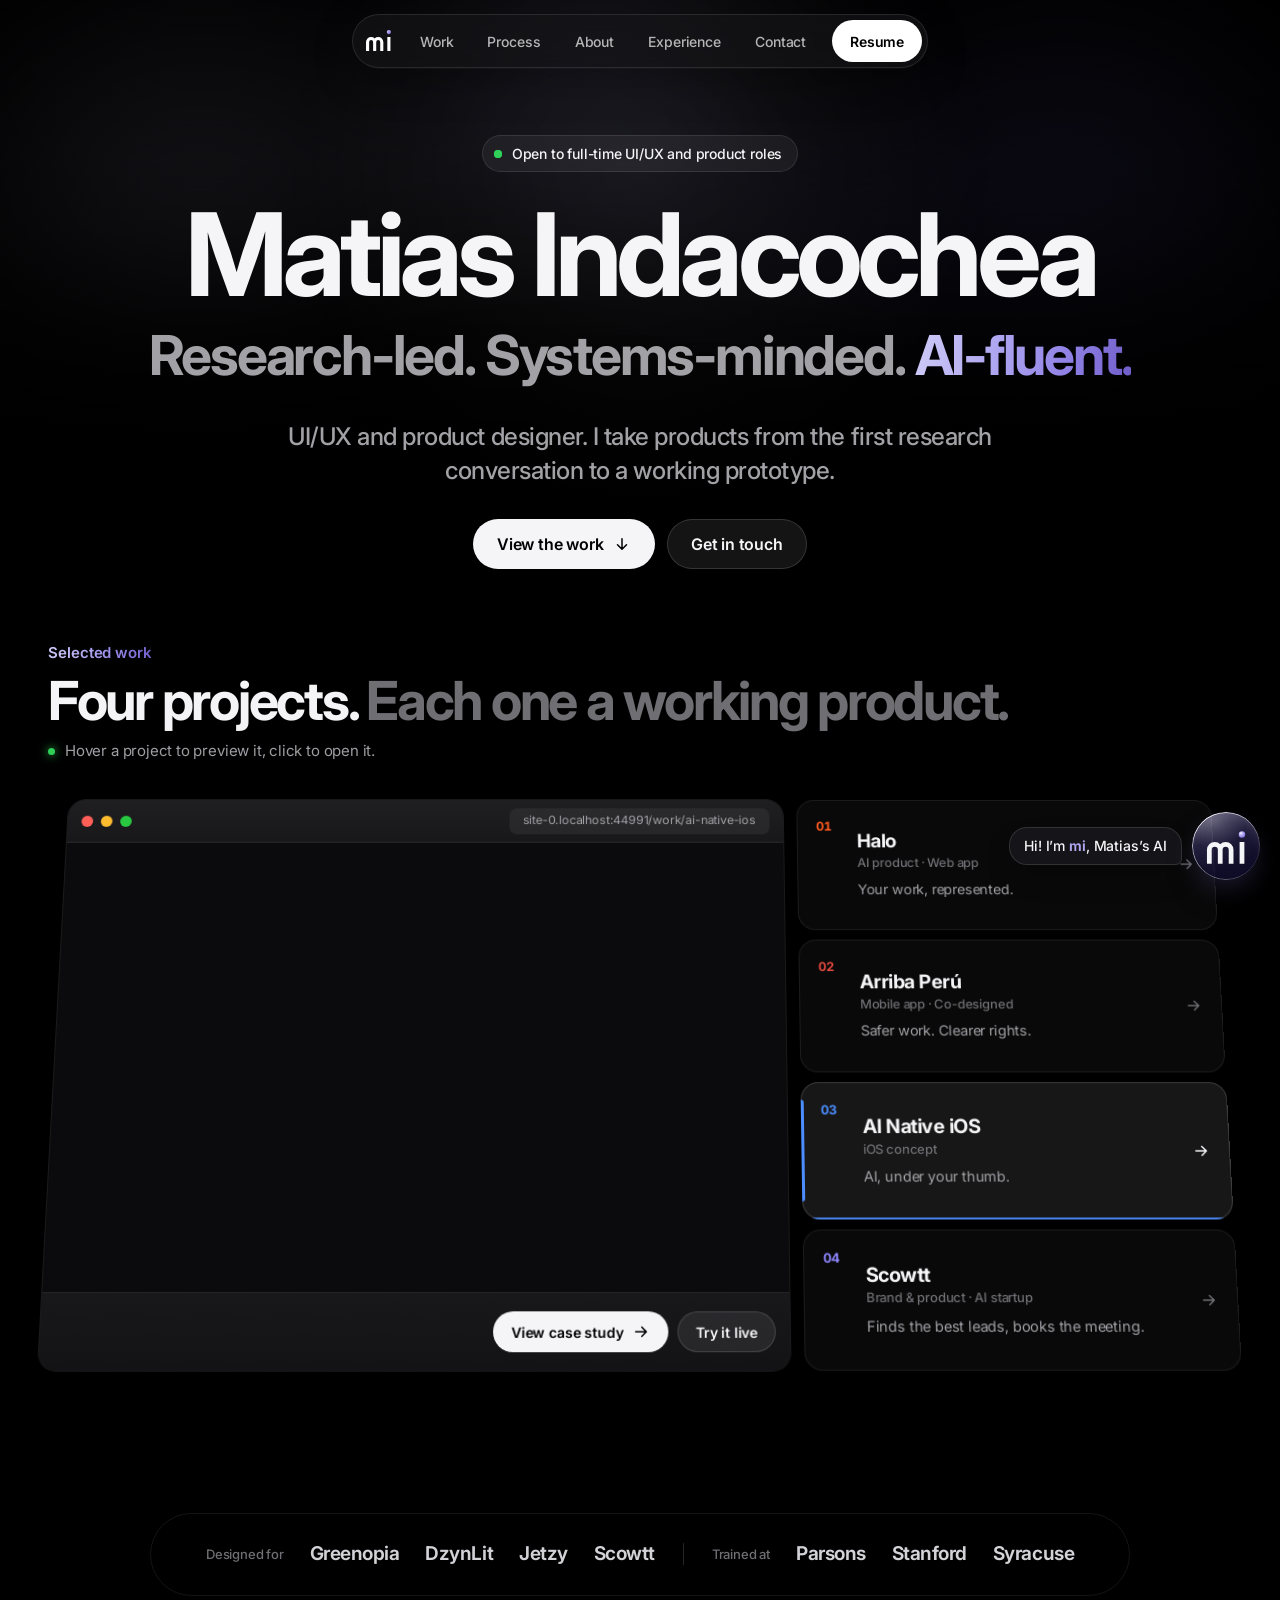
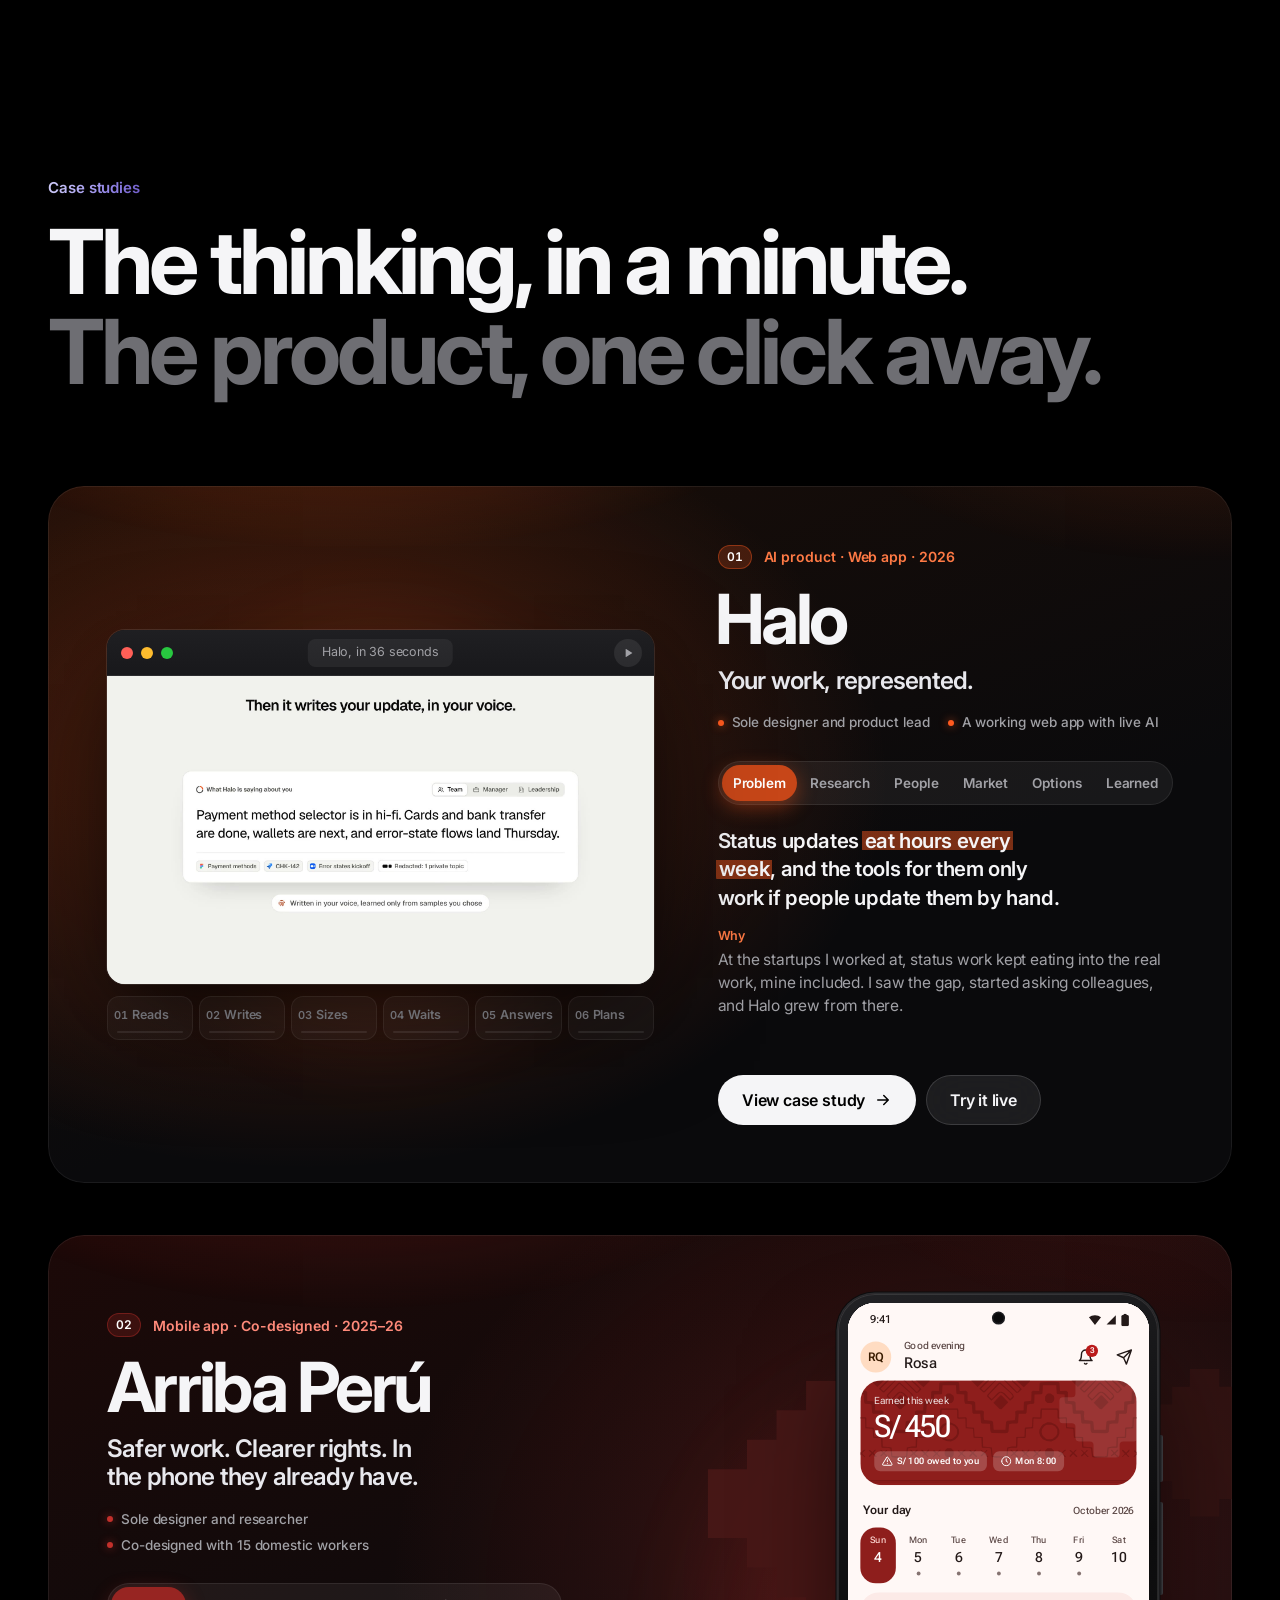
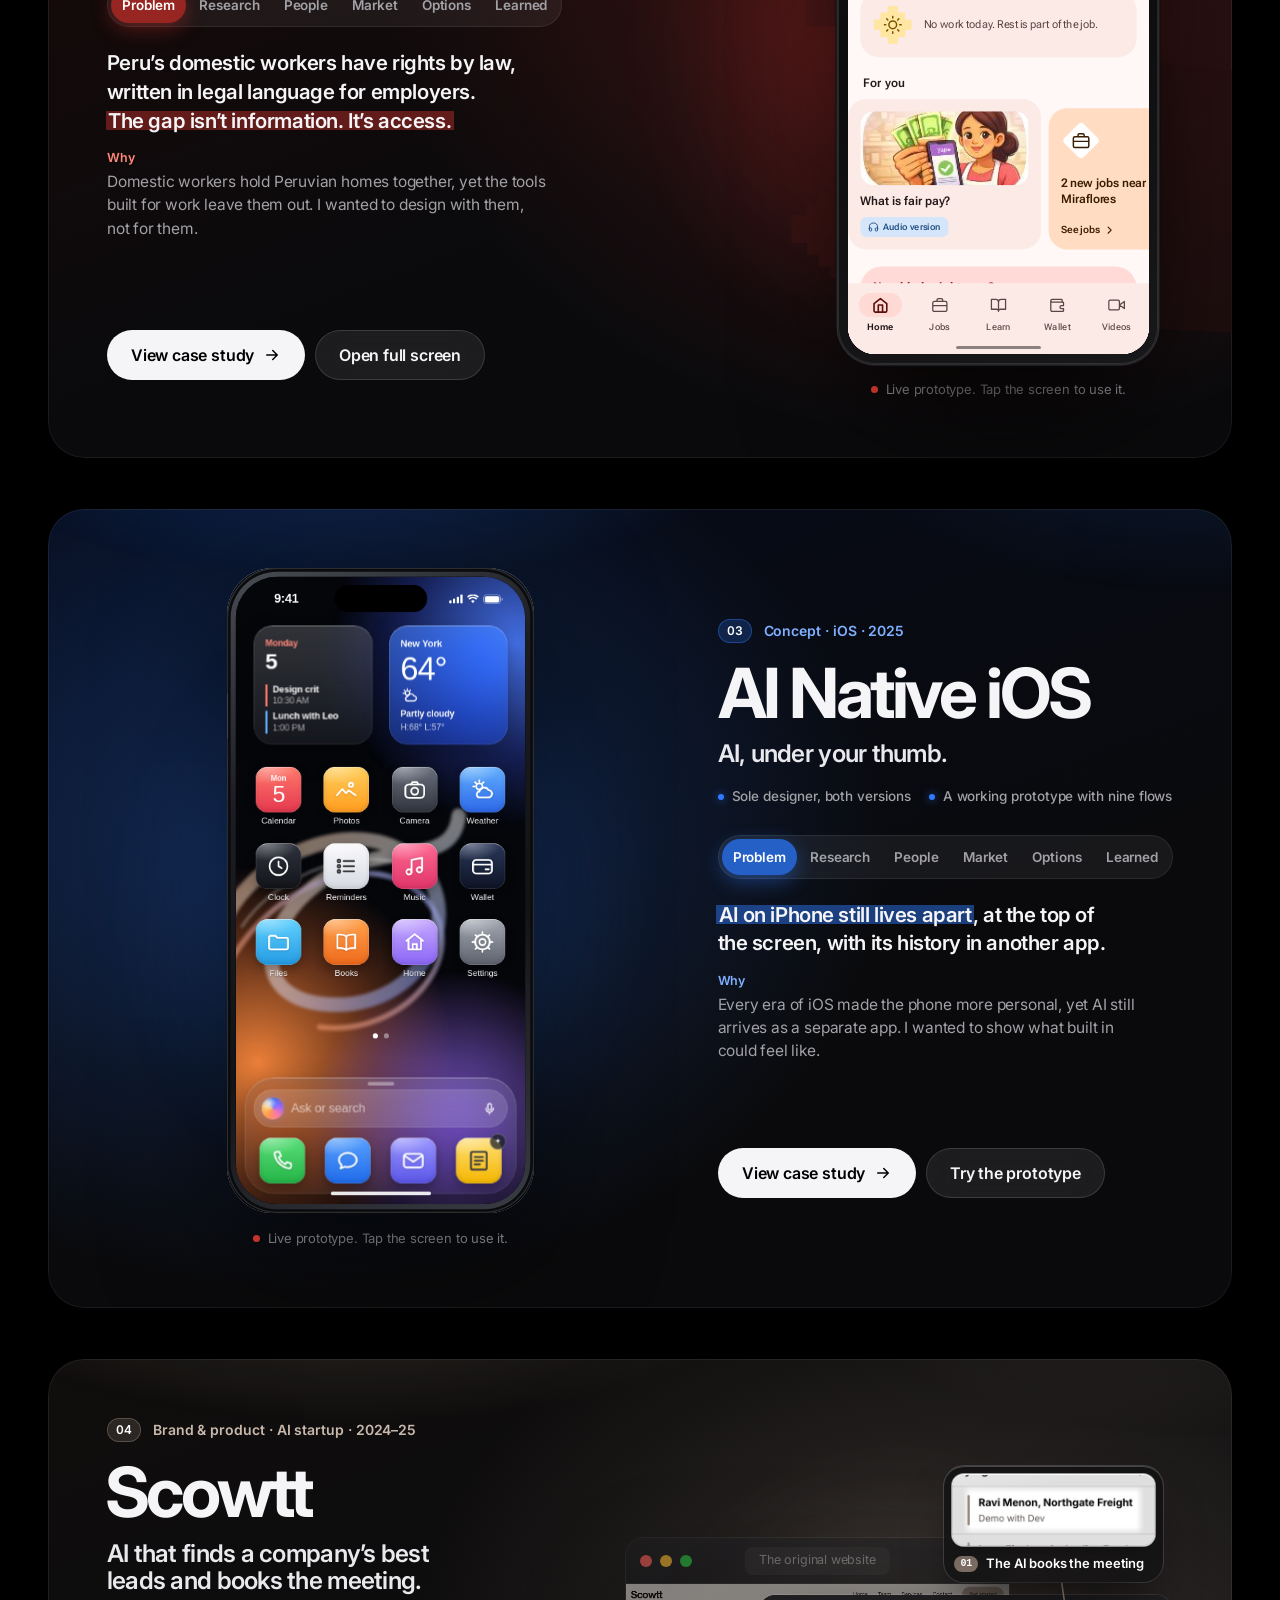
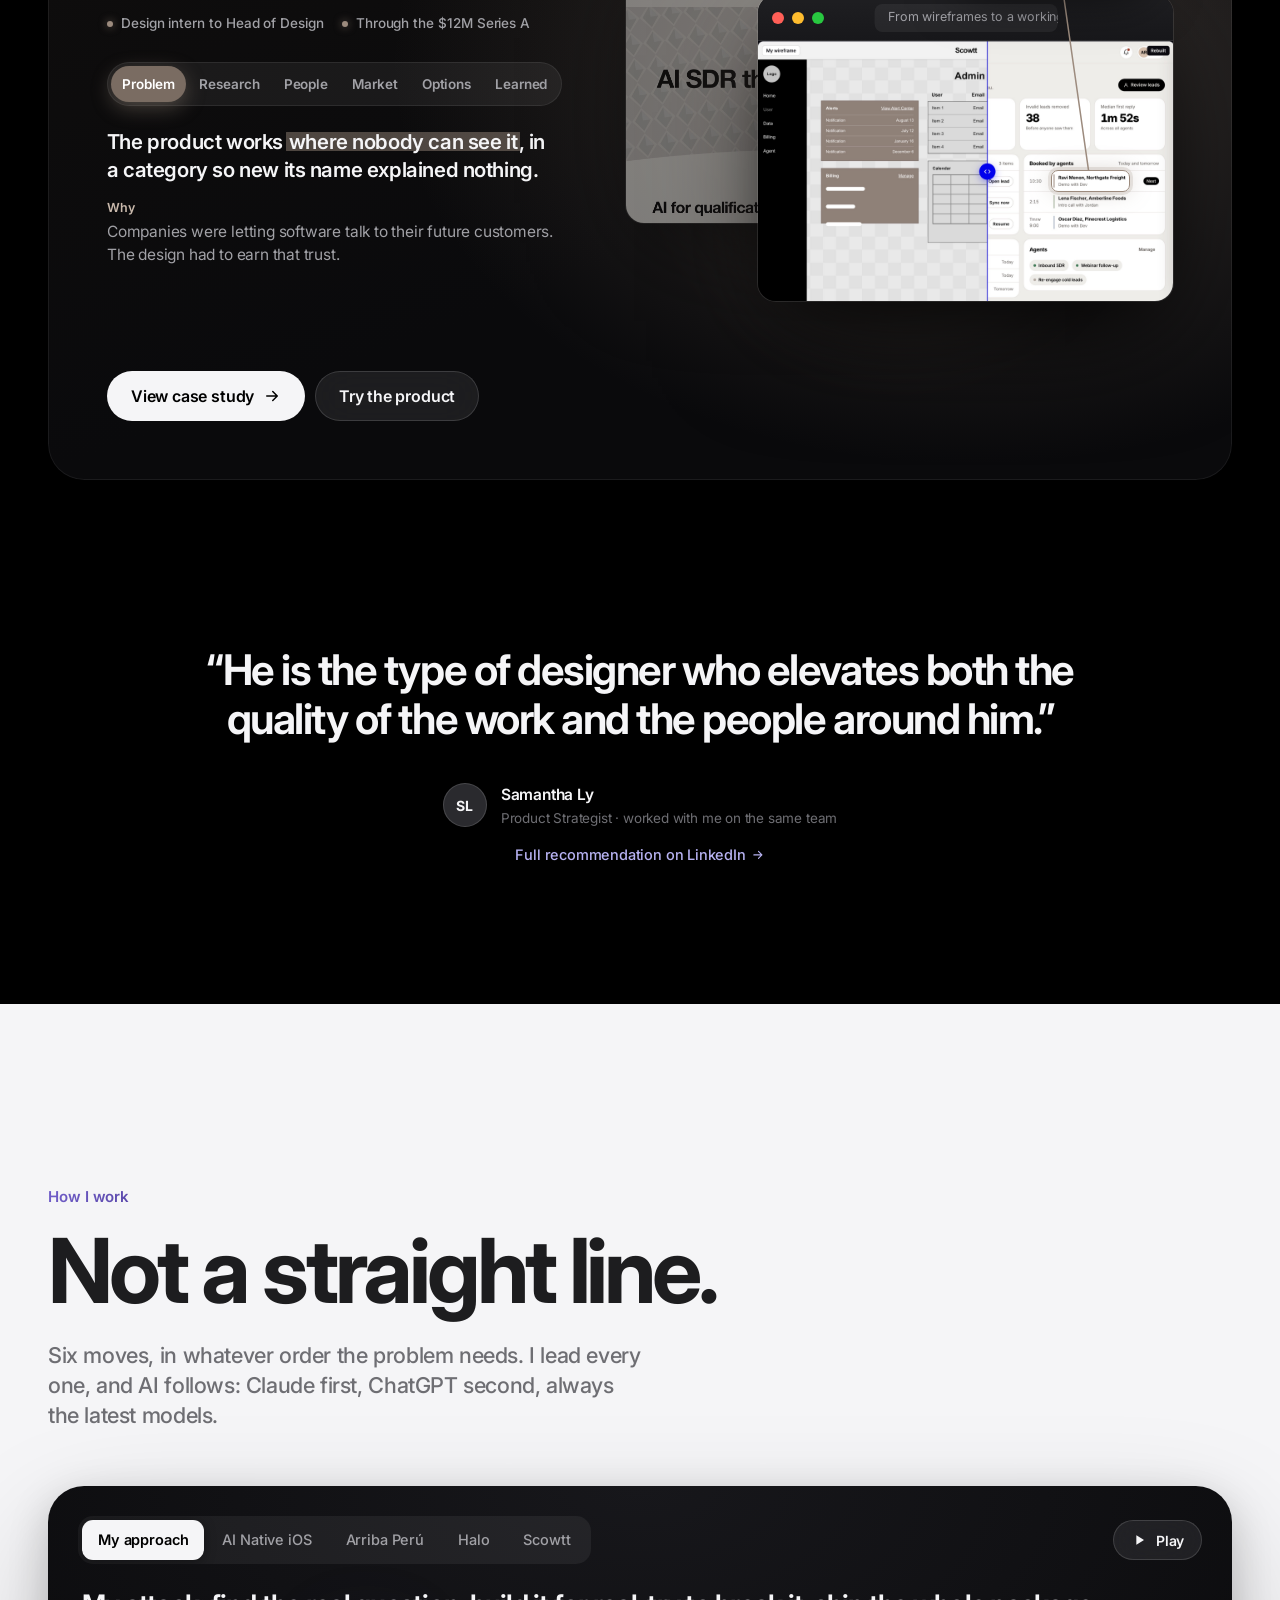
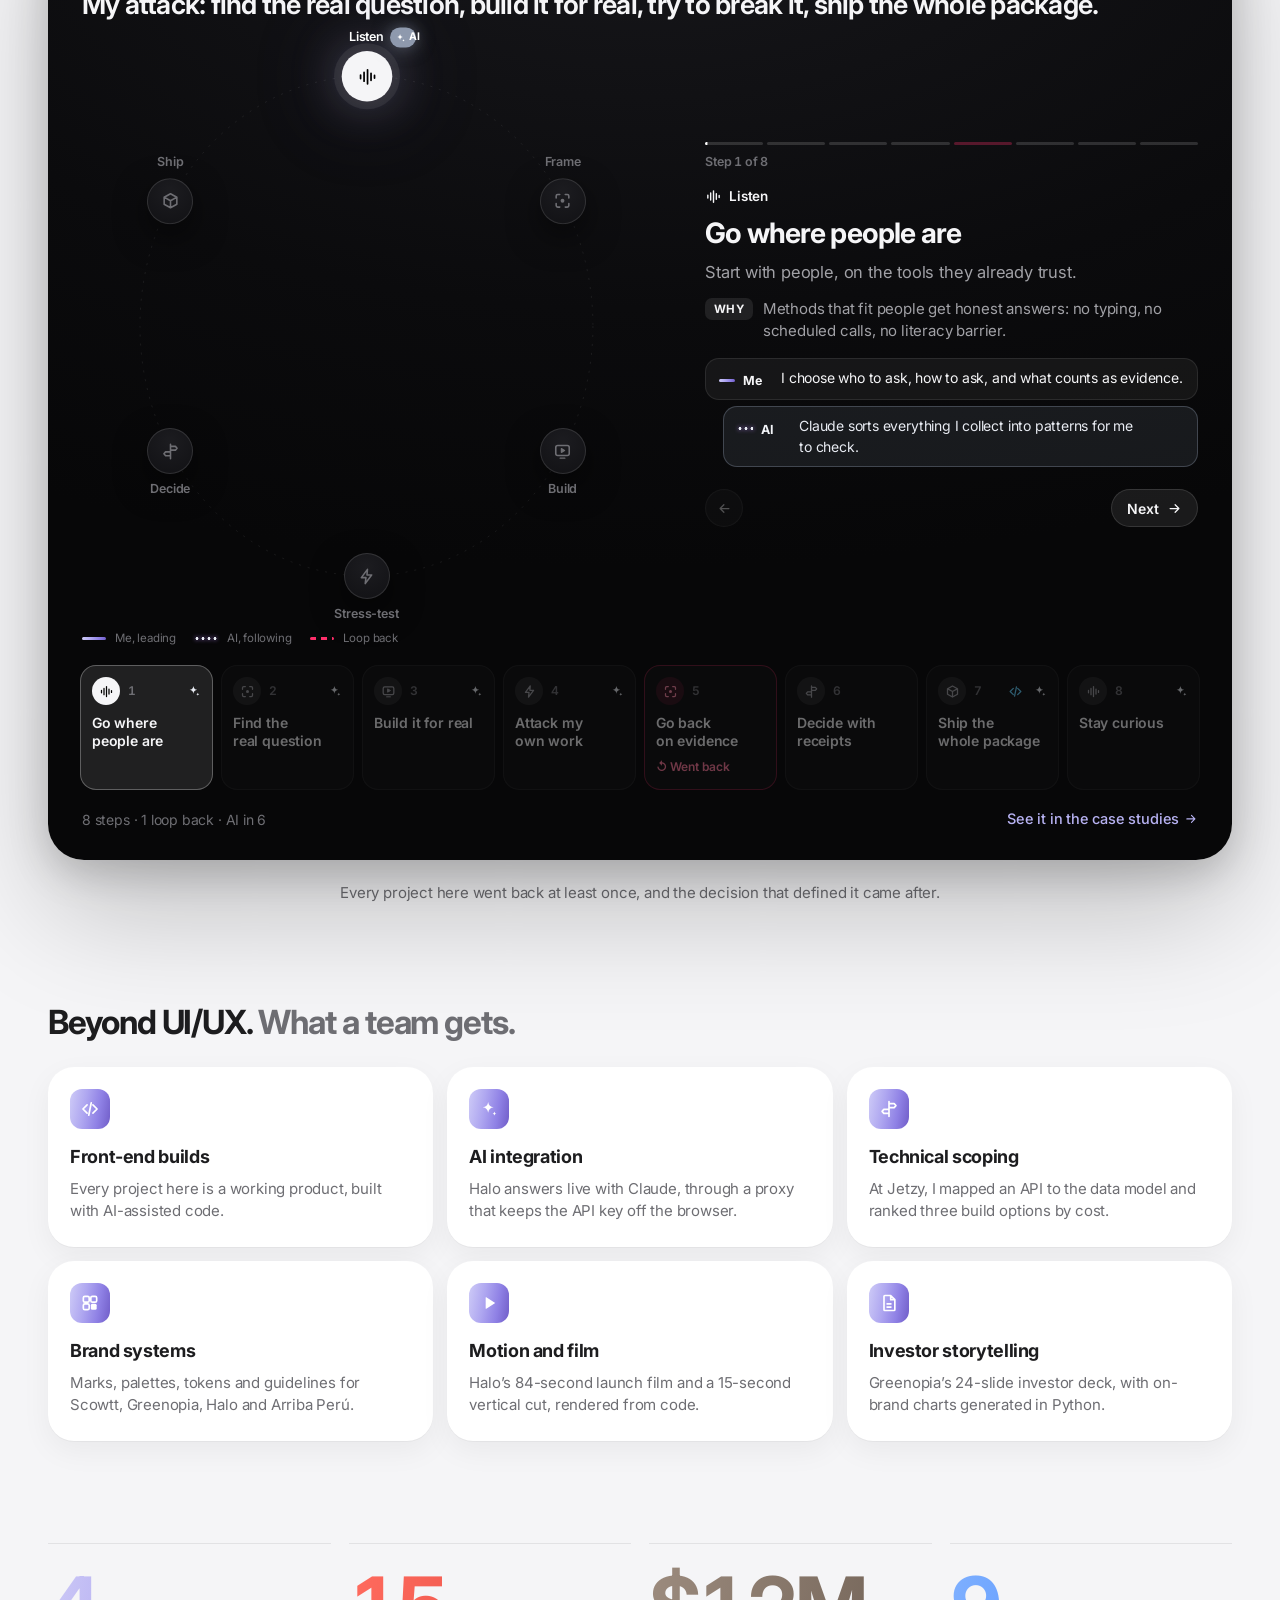
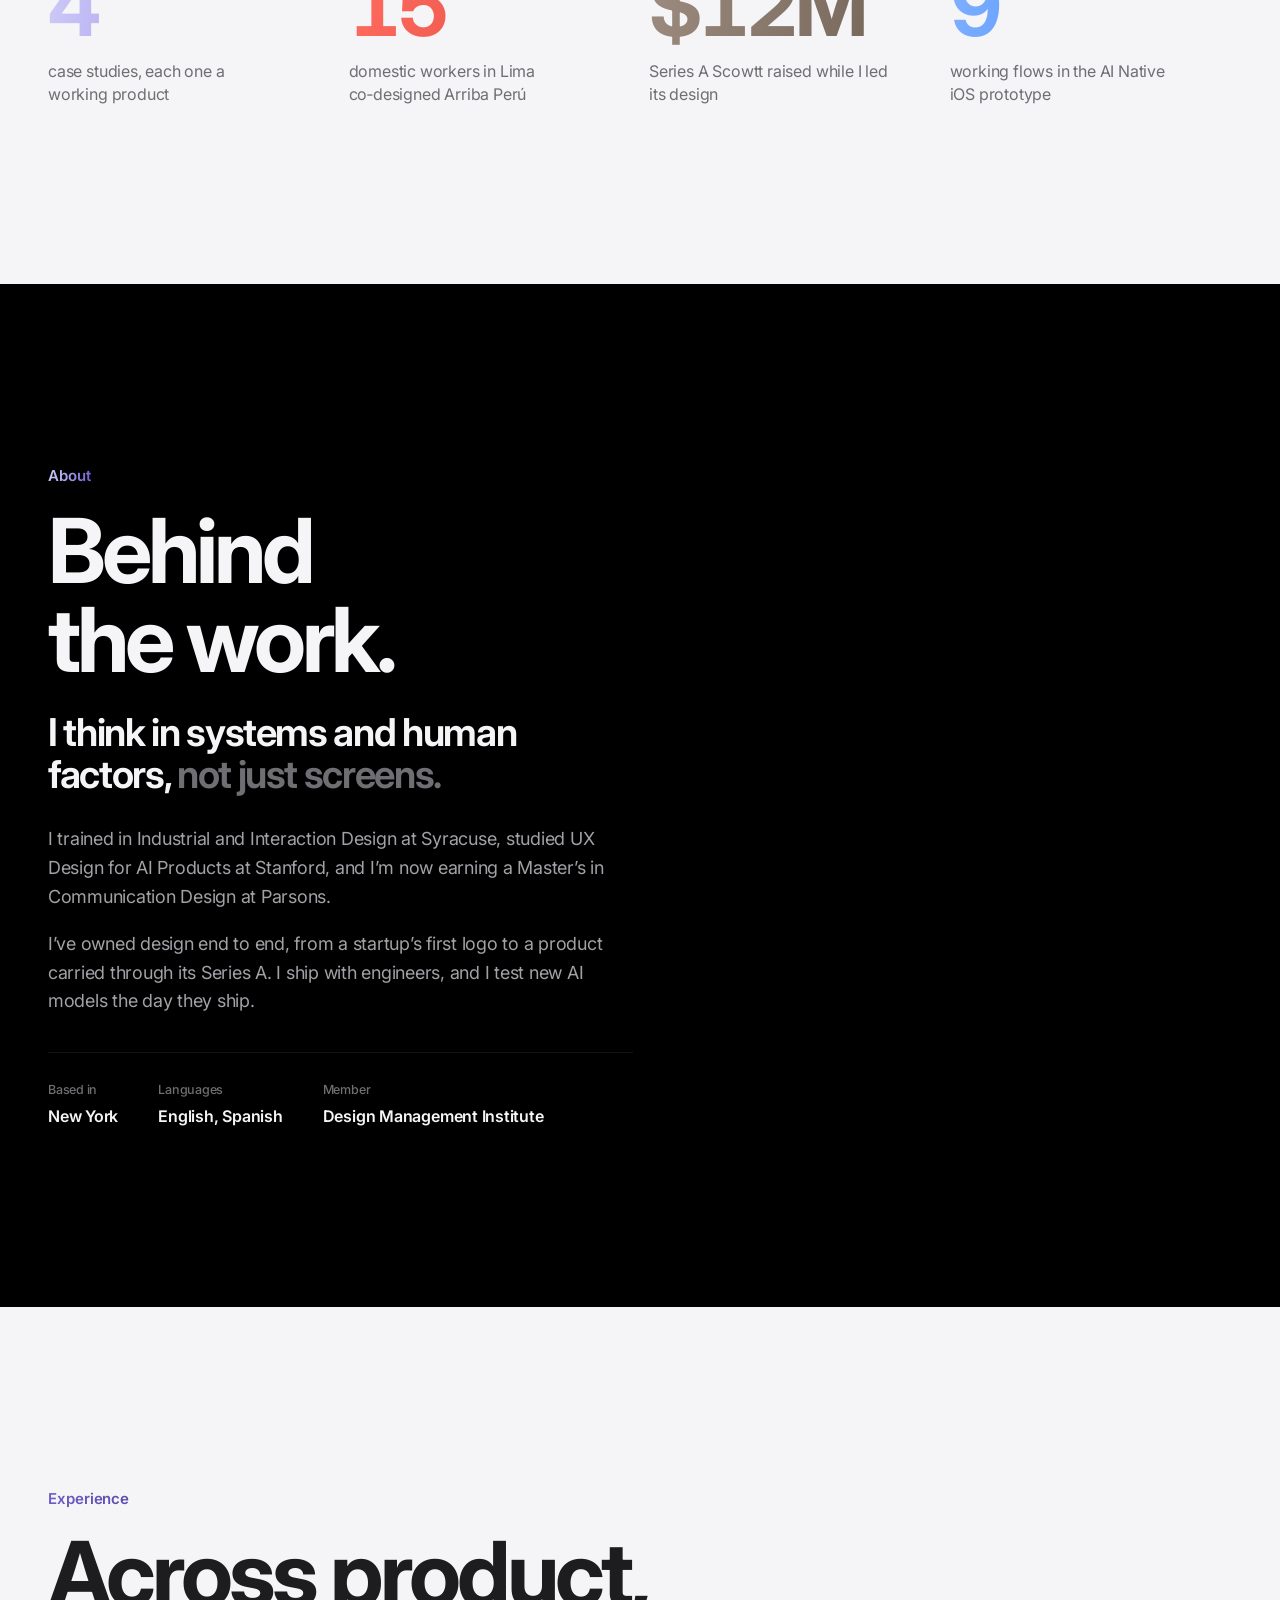
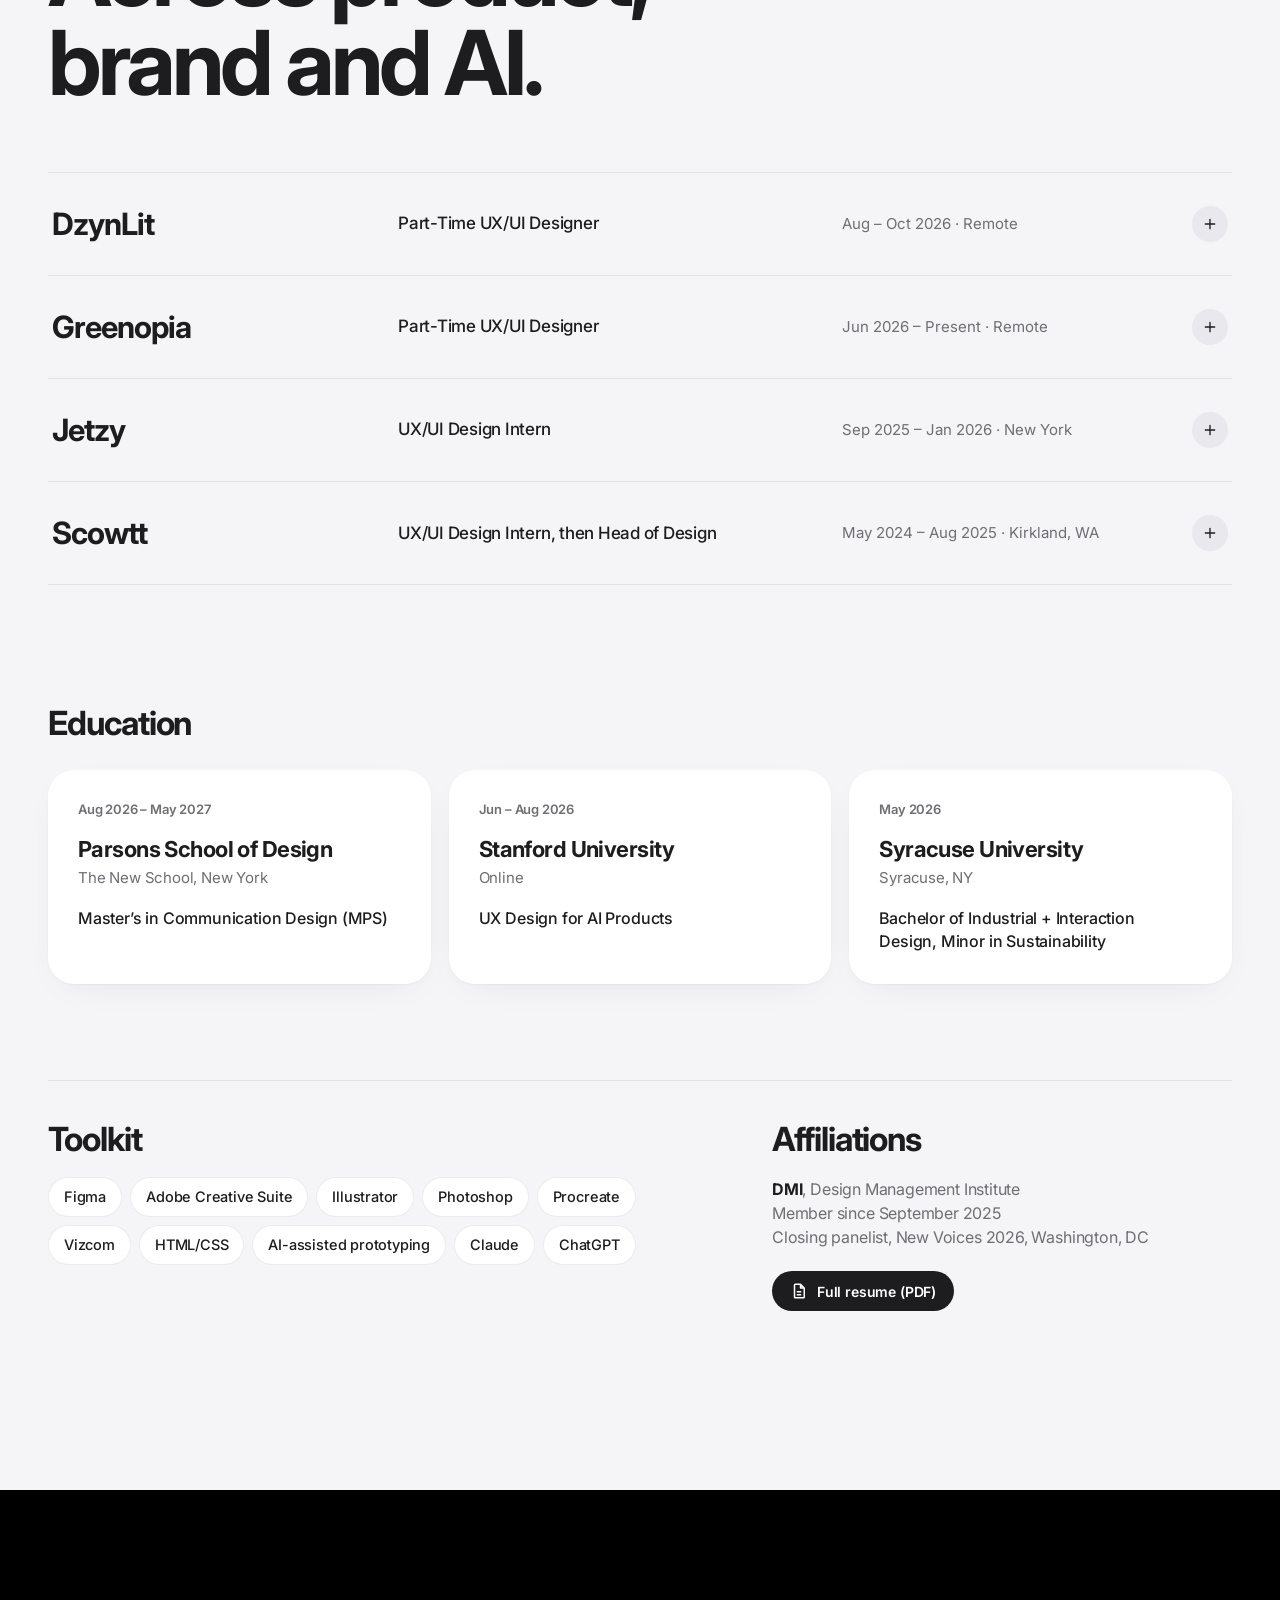
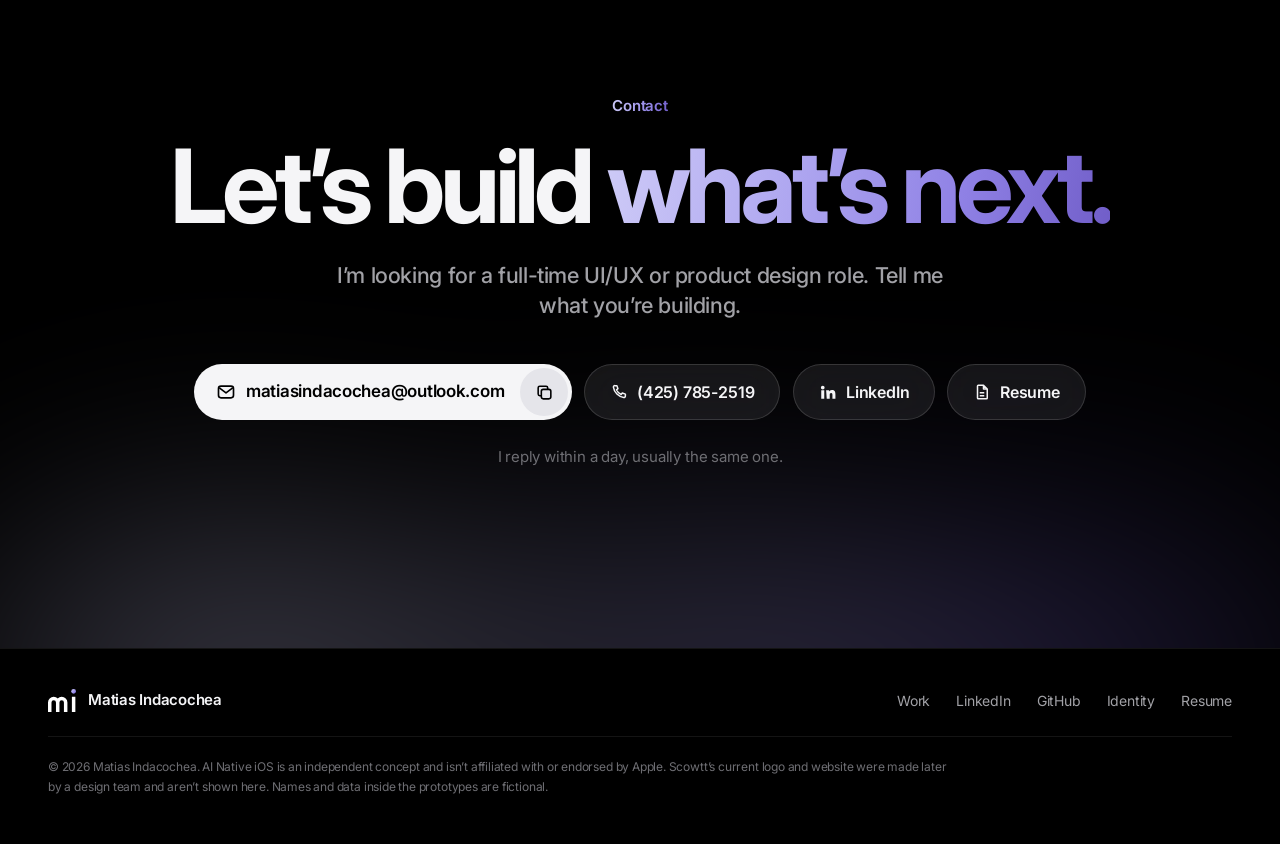
<file: index.html>
<!doctype html>
<html lang="en" class="no-js">
<head>
<meta charset="utf-8">
<meta name="viewport" content="width=device-width, initial-scale=1, viewport-fit=cover">
<title>Matias Indacochea · UI/UX & Product Designer</title>
<meta name="description" content="Matias Indacochea is a UI/UX and product designer who takes products from the first research conversation to a working prototype. Four case studies, each one a working product: Halo, Arriba Perú, AI Native iOS and Scowtt.">
<meta name="theme-color" content="#000000">
<meta name="color-scheme" content="dark light">
<link rel="canonical" href="https://matiasindacochea.com/">

<meta property="og:type" content="website">
<meta property="og:url" content="https://matiasindacochea.com/">
<meta property="og:title" content="Matias Indacochea · UI/UX & Product Designer">
<meta property="og:description" content="UI/UX and product designer. Research-led, systems-minded, AI-fluent. Four case studies, each one a working product you can open and use.">
<meta property="og:image" content="https://matiasindacochea.com/assets/img/og-image.png">
<meta property="og:image:width" content="1200">
<meta property="og:image:height" content="630">
<meta name="twitter:card" content="summary_large_image">

<link rel="icon" href="assets/logo/mi-icon.svg" type="image/svg+xml">
<link rel="icon" href="assets/logo/favicon-32.png" sizes="32x32" type="image/png">
<link rel="apple-touch-icon" href="assets/logo/apple-touch-icon.png">

<link rel="preconnect" href="https://fonts.googleapis.com">
<link rel="preconnect" href="https://fonts.gstatic.com" crossorigin>
<link rel="stylesheet" href="https://fonts.googleapis.com/css2?family=Inter:wght@400..800&display=swap">
<link rel="preload" as="image" href="assets/img/halo-home.jpg">
<script>
  /* Safety nets that don't depend on site.js: show the intro after 3s even if the script fails,
     and hide any image that fails to load instead of showing a broken icon. */
  document.documentElement.classList.remove("no-js");
  setTimeout(function () { document.documentElement.classList.add("is-ready"); }, 3000);
  addEventListener("error", function (e) { var t = e.target; if (t && t.tagName === "IMG") t.classList.add("is-missing"); }, true);
</script>
<link rel="stylesheet" href="assets/css/site.css?v=20261016g">
<script src="assets/js/analytics.js?v=20261015a" async></script>

<script type="application/ld+json">
{
  "@context": "https://schema.org",
  "@type": "Person",
  "name": "Matias Indacochea",
  "jobTitle": "UI/UX & Product Designer",
  "url": "https://matiasindacochea.com/",
  "email": "mailto:matiasindacochea@outlook.com",
  "telephone": "+1-425-785-2519",
  "sameAs": ["https://www.linkedin.com/in/matias-indacochea-104a54250/", "https://github.com/Indo1919"],
  "alumniOf": [
    {"@type": "CollegeOrUniversity", "name": "Syracuse University"},
    {"@type": "CollegeOrUniversity", "name": "Parsons School of Design, The New School"}
  ],
  "knowsLanguage": ["English", "Spanish"]
}
</script>
</head>
<body>

<!-- Icon sprite -->
<svg width="0" height="0" style="position:absolute" aria-hidden="true">
  <defs>
    <linearGradient id="mi-dot" x1="0" y1="0" x2="1" y2="1"><stop offset="0" stop-color="#CECBF7"/><stop offset=".4" stop-color="#AEA6F0"/><stop offset=".72" stop-color="#8F81E5"/><stop offset="1" stop-color="#705DC8"/></linearGradient>
    <filter id="lg-lens" x="0" y="0" width="68" height="68" filterUnits="userSpaceOnUse" color-interpolation-filters="sRGB"><feImage href="data:image/svg+xml,%3Csvg xmlns='http://www.w3.org/2000/svg' width='68' height='68'%3E%3Cdefs%3E%3ClinearGradient id='x'%3E%3Cstop offset='0' stop-color='%23000'/%3E%3Cstop offset='1' stop-color='%23f00'/%3E%3C/linearGradient%3E%3ClinearGradient id='y' x2='0' y2='1'%3E%3Cstop offset='0' stop-color='%23000'/%3E%3Cstop offset='1' stop-color='%230f0'/%3E%3C/linearGradient%3E%3Cfilter id='b'%3E%3CfeGaussianBlur stdDeviation='7'/%3E%3C/filter%3E%3C/defs%3E%3Crect width='68' height='68' fill='url(%23x)'/%3E%3Crect width='68' height='68' fill='url(%23y)' style='mix-blend-mode:screen'/%3E%3Ccircle cx='34' cy='34' r='21' fill='%23808080' filter='url(%23b)'/%3E%3C/svg%3E" x="0" y="0" width="68" height="68" result="map"/><feDisplacementMap in="SourceGraphic" in2="map" scale="-26" xChannelSelector="R" yChannelSelector="G"/></filter><radialGradient id="mc-ball" cx=".36" cy=".3" r=".78"><stop offset="0" stop-color="#E4E0FC"/><stop offset=".45" stop-color="#AEA6F0"/><stop offset=".8" stop-color="#8F81E5"/><stop offset="1" stop-color="#6A57C4"/></radialGradient>
    <symbol id="i-arrow" viewBox="0 0 24 24"><path d="M5 12h13M13 6l6 6-6 6" fill="none" stroke="currentColor" stroke-width="2" stroke-linecap="round" stroke-linejoin="round"/></symbol>
    <symbol id="i-down" viewBox="0 0 24 24"><path d="M12 5v13M6 13l6 6 6-6" fill="none" stroke="currentColor" stroke-width="2" stroke-linecap="round" stroke-linejoin="round"/></symbol>
    <symbol id="i-ext" viewBox="0 0 24 24"><path d="M14 4h6v6M20 4l-9 9M18 14v5a1 1 0 0 1-1 1H5a1 1 0 0 1-1-1V7a1 1 0 0 1 1-1h5" fill="none" stroke="currentColor" stroke-width="2" stroke-linecap="round" stroke-linejoin="round"/></symbol>
    <symbol id="i-play" viewBox="0 0 24 24"><path d="M8 5.5v13a.5.5 0 0 0 .77.42l10.2-6.5a.5.5 0 0 0 0-.84L8.77 5.08A.5.5 0 0 0 8 5.5z" fill="currentColor"/></symbol>
    <symbol id="i-copy" viewBox="0 0 24 24"><rect x="8" y="8" width="12" height="12" rx="2.5" fill="none" stroke="currentColor" stroke-width="2"/><path d="M16 8V6a2 2 0 0 0-2-2H6a2 2 0 0 0-2 2v8a2 2 0 0 0 2 2h2" fill="none" stroke="currentColor" stroke-width="2"/></symbol>
    <symbol id="i-check" viewBox="0 0 24 24"><path d="M5 12.5l4.5 4.5L19 7.5" fill="none" stroke="currentColor" stroke-width="2.2" stroke-linecap="round" stroke-linejoin="round"/></symbol>
    <symbol id="i-close" viewBox="0 0 24 24"><path d="M6 6l12 12M18 6L6 18" fill="none" stroke="currentColor" stroke-width="2" stroke-linecap="round"/></symbol>
    <symbol id="i-plus" viewBox="0 0 24 24"><path d="M12 5v14M5 12h14" fill="none" stroke="currentColor" stroke-width="2" stroke-linecap="round"/></symbol>
    <symbol id="i-phone" viewBox="0 0 24 24"><path d="M6.6 3.5h2.6l1.4 4.1-2 1.5a12 12 0 0 0 6.3 6.3l1.5-2 4.1 1.4v2.6a2 2 0 0 1-2.2 2A16.5 16.5 0 0 1 4.6 5.7a2 2 0 0 1 2-2.2z" fill="none" stroke="currentColor" stroke-width="2" stroke-linejoin="round"/></symbol>
    <symbol id="i-mail" viewBox="0 0 24 24"><rect x="3" y="5" width="18" height="14" rx="3" fill="none" stroke="currentColor" stroke-width="2"/><path d="M4 7l8 6 8-6" fill="none" stroke="currentColor" stroke-width="2" stroke-linejoin="round"/></symbol>
    <symbol id="i-linkedin" viewBox="0 0 24 24"><path fill="currentColor" d="M4.98 3.5a2.5 2.5 0 1 1 0 5 2.5 2.5 0 0 1 0-5zM3 9.75h4V21H3zM9.5 9.75h3.8v1.6h.06c.53-1 1.83-2.05 3.77-2.05 4.03 0 4.77 2.6 4.77 6V21h-4v-5c0-1.2-.02-2.73-1.66-2.73-1.67 0-1.93 1.3-1.93 2.64V21h-4z"/></symbol>
    <symbol id="i-doc" viewBox="0 0 24 24"><path d="M7 3h7l5 5v12a1 1 0 0 1-1 1H7a1 1 0 0 1-1-1V4a1 1 0 0 1 1-1z M14 3v5h5M9 13h6M9 17h6" fill="none" stroke="currentColor" stroke-width="2" stroke-linejoin="round"/></symbol>
    <symbol id="i-hand" viewBox="0 0 24 24"><path d="M9 11V5.5a1.5 1.5 0 0 1 3 0V11m0-1.5a1.5 1.5 0 0 1 3 0V11m0-.5a1.5 1.5 0 0 1 3 0V15a6 6 0 0 1-6 6h-.6a6 6 0 0 1-4.6-2.15L4.6 16.3a1.5 1.5 0 0 1 2.3-1.94L9 16.5V11" fill="none" stroke="currentColor" stroke-width="1.8" stroke-linecap="round" stroke-linejoin="round"/></symbol>
    <symbol id="i-listen" viewBox="0 0 24 24"><path d="M4 10v4M8 7v10M12 4v16M16 8v8M20 10.5v3" fill="none" stroke="currentColor" stroke-width="2" stroke-linecap="round"/></symbol>
    <symbol id="i-frame" viewBox="0 0 24 24"><path d="M4 8.5V6a2 2 0 0 1 2-2h2.5M15.5 4H18a2 2 0 0 1 2 2v2.5M20 15.5V18a2 2 0 0 1-2 2h-2.5M8.5 20H6a2 2 0 0 1-2-2v-2.5" fill="none" stroke="currentColor" stroke-width="2" stroke-linecap="round"/><circle cx="12" cy="12" r="2.4" fill="currentColor"/></symbol>
    <symbol id="i-make" viewBox="0 0 24 24"><rect x="3.5" y="4.5" width="17" height="12.5" rx="2.5" fill="none" stroke="currentColor" stroke-width="2"/><path d="M9 20.5h6M10.6 8.4v4.7l4-2.35z" fill="currentColor" stroke="currentColor" stroke-width="1.6" stroke-linecap="round" stroke-linejoin="round"/></symbol>
    <symbol id="i-challenge" viewBox="0 0 24 24"><path d="M13.2 3 5.5 13.4h5.8L10.4 21l8.1-10.9h-5.9z" fill="none" stroke="currentColor" stroke-width="2" stroke-linejoin="round"/></symbol>
    <symbol id="i-decide" viewBox="0 0 24 24"><path d="M12 3v18M12 5.5h6.2l2.1 2.4-2.1 2.4H12M12 12.5H5.8l-2.1 2.4 2.1 2.4H12" fill="none" stroke="currentColor" stroke-width="2" stroke-linecap="round" stroke-linejoin="round"/></symbol>
    <symbol id="i-scale" viewBox="0 0 24 24"><rect x="4" y="4" width="7" height="7" rx="1.8" fill="none" stroke="currentColor" stroke-width="2"/><rect x="13" y="4" width="7" height="7" rx="1.8" fill="none" stroke="currentColor" stroke-width="2"/><rect x="4" y="13" width="7" height="7" rx="1.8" fill="none" stroke="currentColor" stroke-width="2"/><rect x="13" y="13" width="7" height="7" rx="1.8" fill="currentColor"/></symbol>
    <symbol id="i-ship" viewBox="0 0 24 24"><path d="M12 3.2 20 7.6v8.8L12 20.8 4 16.4V7.6zM4.4 7.8 12 12l7.6-4.2M12 12v8.6" fill="none" stroke="currentColor" stroke-width="2" stroke-linejoin="round"/></symbol>
    <symbol id="i-code" viewBox="0 0 24 24"><path d="M8.5 7 3.5 12l5 5M15.5 7l5 5-5 5M13.5 4.5l-3 15" fill="none" stroke="currentColor" stroke-width="2" stroke-linecap="round" stroke-linejoin="round"/></symbol>
    <symbol id="i-spark" viewBox="0 0 24 24"><path d="M11 3.5c.6 4 2.6 6 6.5 6.5-3.9.6-5.9 2.6-6.5 6.5-.6-3.9-2.6-5.9-6.5-6.5 3.9-.5 5.9-2.5 6.5-6.5zM18.5 15c.25 1.6 1 2.35 2.5 2.5-1.5.25-2.25 1-2.5 2.5-.25-1.5-1-2.25-2.5-2.5 1.5-.15 2.25-.9 2.5-2.5z" fill="currentColor"/></symbol>
    <symbol id="i-person" viewBox="0 0 24 24"><path d="M12 11.5a3.5 3.5 0 1 0 0-7 3.5 3.5 0 0 0 0 7zM5 20a7 7 0 0 1 14 0" fill="none" stroke="currentColor" stroke-width="2" stroke-linecap="round"/></symbol>
    <symbol id="i-replay" viewBox="0 0 24 24"><path d="M4.5 12a7.5 7.5 0 1 0 2.2-5.3M4.5 4.5v4h4" fill="none" stroke="currentColor" stroke-width="2" stroke-linecap="round" stroke-linejoin="round"/></symbol>
    <symbol id="i-pause" viewBox="0 0 24 24"><path d="M9 6.5v11M15 6.5v11" fill="none" stroke="currentColor" stroke-width="2.4" stroke-linecap="round"/></symbol>
    <symbol id="i-eye-off" viewBox="0 0 24 24"><path d="M3 3l18 18M10.6 6.1c.5-.1.9-.1 1.4-.1 5 0 8.5 4.5 9.5 6-.5.8-1.6 2.2-3.1 3.5M6.6 7.6C4.6 8.9 3.2 10.8 2.5 12c1 1.5 4.5 6 9.5 6 1.5 0 2.9-.4 4.1-1M9.9 9.9a3 3 0 0 0 4.2 4.2" fill="none" stroke="currentColor" stroke-width="2" stroke-linecap="round" stroke-linejoin="round"/></symbol>
    <symbol id="i-shield" viewBox="0 0 24 24"><path d="M12 3l7 3v5.5c0 4.4-3 8.1-7 9.5-4-1.4-7-5.1-7-9.5V6l7-3z" fill="none" stroke="currentColor" stroke-width="2" stroke-linejoin="round"/></symbol>
    <symbol id="i-shuffle" viewBox="0 0 24 24"><path d="M3 7h3.5c4.5 0 6.5 10 11 10H21M3 17h3.5c1.6 0 2.9-1.6 4-3.6M13.5 9.6C14.6 8.1 15.9 7 17.5 7H21M18 4l3 3-3 3M18 14l3 3-3 3" fill="none" stroke="currentColor" stroke-width="2" stroke-linecap="round" stroke-linejoin="round"/></symbol>
    <symbol id="mi" viewBox="0 -31.04 112.5 95.04"><path d="M7 64V23a16 16 0 0 1 32 0v41M39 23a16 16 0 0 1 32 0v41M103 64V0" fill="none" stroke="currentColor" stroke-width="14"/><circle cx="103" cy="-21.54" r="9.5" fill="url(#mi-dot)"/></symbol>
  </defs>
</svg>

<a class="skip" href="#main">Skip to content</a>

<!-- ============ Floating navigation ============ -->
<header class="nav" id="nav" data-tone="dark">
  <nav class="nav-pill" aria-label="Primary">
    <a class="nav-mark" href="#top" aria-label="Matias Indacochea, back to top">
      <svg viewBox="0 0 112.5 95.04" aria-hidden="true"><use href="#mi"/></svg>
    </a>
    <div class="nav-links" id="nav-links">
      <span class="nav-indicator" aria-hidden="true"></span>
      <a href="#projects" data-section="work">Work</a>
      <a href="#process" data-section="process">Process</a>
      <a href="#about" data-section="about">About</a>
      <a href="#experience" data-section="experience">Experience</a>
      <a href="#contact" data-section="contact">Contact</a>
    </div>
    <span class="nav-current" aria-hidden="true">Home</span>
    <a class="nav-cta" href="assets/docs/Matias-Indacochea-Resume.pdf" target="_blank" rel="noopener">Resume</a>
    <button class="nav-toggle" type="button" aria-expanded="false" aria-controls="nav-links" aria-label="Open menu">
      <span></span><span></span>
    </button>
    <span class="nav-progress" aria-hidden="true"></span>
  </nav>
</header>

<main id="main">

<!-- ============ Hero ============ -->
<section class="hero" id="top" data-tone="dark">
  <div class="hero-aurora" aria-hidden="true"><i></i><i></i><i></i><i></i></div>
  <div class="hero-spot" aria-hidden="true"></div>
  <div class="wrap hero-inner">
    <p class="chip hero-chip reveal"><span class="pulse" aria-hidden="true"></span>Open to full-time UI/UX and product roles</p>
    <h1 class="hero-title"><span class="word">Matias</span> <span class="word">Indacochea</span></h1>
    <p class="hero-beats" aria-label="Research-led, systems-minded, AI-fluent"><span class="beat b1">Research-led.</span> <span class="beat b2">Systems-minded.</span> <span class="beat b3">AI-fluent.</span></p>
    <p class="hero-lead reveal">UI/UX and product designer. I take products from the first research conversation to a working prototype.</p>
    <div class="hero-cta reveal">
      <a class="btn btn-light magnetic" href="#projects">View the work <svg class="ic" aria-hidden="true"><use href="#i-down"/></svg></a>
      <a class="btn btn-glass magnetic" href="#contact">Get in touch</a>
    </div>
  </div>

</section>

<!-- ============ The work at a glance ============ -->
<section class="showcase" id="projects" data-tone="dark" aria-labelledby="showcase-title">
  <div class="wrap showcase-head reveal">
    <div>
      <p class="eyebrow">Selected work</p>
      <h2 class="showcase-title" id="showcase-title">Four projects. <span class="muted">Each one a working product.</span></h2>
    </div>
    <p class="showcase-hint"><span class="hint-fine">Hover a project to preview it, click to open it.</span><span class="hint-touch">Tap a project to open it.</span></p>
  </div>

  <div class="stage" id="stage">
    <div class="stage-tilt">
      <div class="stage-grid">
        <div class="window stage-window">
          <div class="window-bar">
            <span class="lights" aria-hidden="true"><i></i><i></i><i></i></span>
            <span class="window-url"><span class="url-text">work/halo</span></span>
          </div>
          <a class="stage-screen" href="work/halo/case-study.html" aria-label="Open the Halo case study">
            <img class="is-active" src="assets/img/halo-home.jpg" alt="The Halo dashboard: what Halo is saying about you, today’s digest, schedule and work in progress" width="2000" height="1250" fetchpriority="high">
            <img src="assets/img/arriba-hero.jpg" alt="Arriba Perú product page with the live app in a phone" width="2000" height="1250" loading="lazy" decoding="async">
            <img src="assets/img/aiios-hero.jpg" alt="AI Native iOS page: AI, under your thumb." width="2000" height="1250" loading="lazy" decoding="async">
            <img src="assets/img/scowtt-product.jpg" alt="Scowtt: my original wireframe beside the rebuilt app console" width="2000" height="1248" loading="lazy" decoding="async">
            <!-- stage-images:end -->
          </a>
          <div class="stage-overlay">
            <p class="so-text"><span class="so-name">Halo</span><span class="so-kicker">AI product · Web app · 2026</span></p>
            <div class="so-actions">
              <a class="btn btn-light btn-sm so-open" href="work/halo/case-study.html">View case study <svg class="ic" aria-hidden="true"><use href="#i-arrow"/></svg></a>
              <button class="btn btn-glass btn-sm so-live" type="button" data-live="work/halo/" data-live-title="Halo">Try it live</button>
            </div>
          </div>
        </div>

        <ol class="stage-list" aria-label="All four projects">
          <li><a class="stage-item is-active" href="#halo" style="--c:#FF5A1F" data-path="work/halo/case-study.html" data-preview="work/halo/" data-preview-device="" data-kicker="AI product · Web app · 2026">
            <span class="si-num">01</span>
            <span class="si-thumb" aria-hidden="true"><img src="assets/img/halo-home.jpg" alt="" width="2000" height="1250" loading="lazy" decoding="async"></span>
            <span class="si-body"><span class="si-name">Halo</span><span class="si-kind">AI product · Web app</span><span class="si-line">Your work, represented.</span></span>
            <svg class="si-go ic" aria-hidden="true"><use href="#i-arrow"/></svg>
            <span class="si-bar" aria-hidden="true"></span>
          </a></li>
          <li><a class="stage-item" href="#arriba" style="--c:#E0483F" data-path="work/arriba-peru/" data-preview="work/arriba-peru/prototype.html" data-preview-device="phone" data-preview-embed="android-app" data-kicker="Mobile app · Co-designed · 2025–26">
            <span class="si-num">02</span>
            <span class="si-thumb" aria-hidden="true"><img src="assets/img/arriba-hero.jpg" alt="" width="2000" height="1250" loading="lazy" decoding="async"></span>
            <span class="si-body"><span class="si-name">Arriba Perú</span><span class="si-kind">Mobile app · Co-designed</span><span class="si-line">Safer work. Clearer rights.</span></span>
            <svg class="si-go ic" aria-hidden="true"><use href="#i-arrow"/></svg>
            <span class="si-bar" aria-hidden="true"></span>
          </a></li>
          <li><a class="stage-item" href="#aiios" style="--c:#4C8DFF" data-path="work/ai-native-ios/" data-preview="work/ai-native-ios/#prototype" data-preview-device="" data-kicker="Concept · iOS · 2025">
            <span class="si-num">03</span>
            <span class="si-thumb" aria-hidden="true"><img src="assets/img/aiios-hero.jpg" alt="" width="2000" height="1250" loading="lazy" decoding="async"></span>
            <span class="si-body"><span class="si-name">AI Native iOS</span><span class="si-kind">iOS concept</span><span class="si-line">AI, under your thumb.</span></span>
            <svg class="si-go ic" aria-hidden="true"><use href="#i-arrow"/></svg>
            <span class="si-bar" aria-hidden="true"></span>
          </a></li>
          <li><a class="stage-item" href="#scowtt" style="--c:#8F86FF" data-path="work/scowtt/" data-preview="work/scowtt/#product" data-preview-device="" data-kicker="Brand &amp; product · AI startup · 2024–25">
            <span class="si-num">04</span>
            <span class="si-thumb" aria-hidden="true"><img src="assets/img/scowtt-product.jpg" alt="" width="2000" height="1248" loading="lazy" decoding="async"></span>
            <span class="si-body"><span class="si-name">Scowtt</span><span class="si-kind">Brand &amp; product · AI startup</span><span class="si-line">Finds the best leads, books the meeting.</span></span>
            <svg class="si-go ic" aria-hidden="true"><use href="#i-arrow"/></svg>
            <span class="si-bar" aria-hidden="true"></span>
          </a></li>
          <!-- stage-list:end -->
        </ol>
      </div>
    </div>
  </div>
</section>

<!-- ============ Proof strip ============ -->
<section class="proof" aria-label="Where I’ve designed and studied" data-tone="dark">
  <div class="wrap proof-inner reveal">
    <div class="proof-group">
      <p class="proof-label">Designed for</p>
      <ul class="proof-list"><li>Greenopia</li><li>DzynLit</li><li>Jetzy</li><li>Scowtt</li></ul>
    </div>
    <span class="proof-sep" aria-hidden="true"></span>
    <div class="proof-group">
      <p class="proof-label">Trained at</p>
      <ul class="proof-list"><li>Parsons</li><li>Stanford</li><li>Syracuse</li></ul>
    </div>
  </div>
</section>

<!-- ============ Work ============ -->
<section class="work" id="work" data-tone="dark">
  <div class="wrap">
    <header class="section-head reveal">
      <p class="eyebrow">Case studies</p>
      <h2 class="section-title">The thinking, in a minute.<br><span class="muted">The product, one click away.</span></h2>
    </header>
  </div>

  <!-- 01 Halo -->
  <article class="project scene" id="halo" style="--accent:#FF5A1F;--accent-ink:#FF7A45;--tint:#1a0d07">
    <div class="project-card" data-href="work/halo/case-study.html">
      <div class="project-glow" aria-hidden="true"></div>
      <div class="scene-grid">
        <div class="scene-visual">
          <div class="project-media media-film" data-explainer>
            <div class="window film-window">
              <div class="window-bar"><span class="lights" aria-hidden="true"><i></i><i></i><i></i></span><span class="window-url"><span>Halo, in 36 seconds</span></span><button class="film-toggle" type="button" aria-label="Pause the video" data-no-card><svg class="ic ic-pause" aria-hidden="true"><use href="#i-pause"/></svg><svg class="ic ic-play" aria-hidden="true"><use href="#i-play"/></svg></button></div>
              <div class="film-stage">
                <video class="film-video" src="work/halo/film/halo-explainer-loop.mp4" poster="work/halo/film/halo-explainer-poster.jpg" muted loop playsinline preload="none" width="1920" height="1080" aria-label="Halo explained in 36 seconds: it reads the work you already do, writes your update in your voice, sizes it for each reader, holds sensitive updates for your approval, answers colleagues for you and drafts the plan when a meeting ends."></video>
                <div class="co-layer" aria-hidden="true">
                  <div class="co" data-from="9.9" data-to="13" data-r=".495 .597 .66 .637" data-at=".82 .86"><span class="co-frame"></span><svg class="co-line"><path/></svg><span class="co-card"><span class="co-lens"></span><span class="co-cap"><i>01</i>Private topics stay out</span></span></div>
                  <div class="co" data-from="19.5" data-to="23.25" data-r=".07 .638 .318 .724" data-at=".25 .4"><span class="co-frame"></span><svg class="co-line"><path/></svg><span class="co-card"><span class="co-lens"></span><span class="co-cap"><i>02</i>You decide what it shares</span></span></div>
                  <div class="co" data-from="31.85" data-to="35.4" data-r=".505 .243 .718 .28" data-at=".25 .29"><span class="co-frame"></span><svg class="co-line"><path/></svg><span class="co-card"><span class="co-lens"></span><span class="co-cap"><i>03</i>The ticket writes itself</span></span></div>
                </div>
              </div>
            </div>
            <div class="film-steps" role="group" aria-label="Jump to a step" data-no-card>
              <button type="button" class="film-step" data-t="0"><span class="film-n">01</span><span class="film-l">Reads</span><i aria-hidden="true"></i></button>
              <button type="button" class="film-step" data-t="5.8"><span class="film-n">02</span><span class="film-l">Writes</span><i aria-hidden="true"></i></button>
              <button type="button" class="film-step" data-t="11.6"><span class="film-n">03</span><span class="film-l">Sizes</span><i aria-hidden="true"></i></button>
              <button type="button" class="film-step" data-t="17.4"><span class="film-n">04</span><span class="film-l">Waits</span><i aria-hidden="true"></i></button>
              <button type="button" class="film-step" data-t="23.8"><span class="film-n">05</span><span class="film-l">Answers</span><i aria-hidden="true"></i></button>
              <button type="button" class="film-step" data-t="29.8"><span class="film-n">06</span><span class="film-l">Plans</span><i aria-hidden="true"></i></button>
            </div>
          </div>
        </div>
        <div class="scene-copy">
          <div class="project-titles">
            <p class="project-kicker"><span class="num">01</span>AI product · Web app · 2026</p>
            <h3 class="project-title">Halo</h3>
            <p class="project-tagline">Your work, represented.</p>
            <p class="scene-meta"><span>Sole designer and product lead</span><span>A working web app with live AI</span></p>
          </div>
          <div class="scene-segs reveal">
            <div class="seg-tabs" role="tablist" aria-label="Halo, step by step">
              <button type="button" role="tab" class="seg-tab is-on" id="halo-seg-problem" aria-controls="halo-seg-problem-p" aria-selected="true">Problem</button>
              <button type="button" role="tab" class="seg-tab" id="halo-seg-research" aria-controls="halo-seg-research-p" aria-selected="false" tabindex="-1">Research</button>
              <button type="button" role="tab" class="seg-tab" id="halo-seg-people" aria-controls="halo-seg-people-p" aria-selected="false" tabindex="-1">People</button>
              <button type="button" role="tab" class="seg-tab" id="halo-seg-market" aria-controls="halo-seg-market-p" aria-selected="false" tabindex="-1">Market</button>
              <button type="button" role="tab" class="seg-tab" id="halo-seg-options" aria-controls="halo-seg-options-p" aria-selected="false" tabindex="-1">Options</button>
              <button type="button" role="tab" class="seg-tab" id="halo-seg-learned" aria-controls="halo-seg-learned-p" aria-selected="false" tabindex="-1">Learned</button>
            </div>
            <div class="seg-panels" data-no-card>
              <div class="seg-panel is-on" id="halo-seg-problem-p" role="tabpanel" aria-labelledby="halo-seg-problem">
                <p class="seg-lead">Status updates <mark>eat hours every week</mark>, and the tools for them only work if people update them by hand.</p>
                <p class="seg-note"><b>Why</b>At the startups I worked at, status work kept eating into the real work, mine included. I saw the gap, started asking colleagues, and Halo grew from there.</p>
              </div>
              <div class="seg-panel" id="halo-seg-research-p" role="tabpanel" aria-labelledby="halo-seg-research">
                <div class="pv-stats">
                  <p class="pv-stat"><b>3</b><span>roles interviewed: contributor, manager, freelancer</span></p>
                  <p class="pv-stat"><b>45</b><span>minutes per interview</span></p>
                  <p class="pv-stat"><b>10</b><span>hard objections tested</span></p>
                </div>
                <p class="pv-find"><b>What I found</b>People wanted to review an update before anyone else saw it.</p>
              </div>
              <div class="seg-panel" id="halo-seg-people-p" role="tabpanel" aria-labelledby="halo-seg-people">
                <div class="pv-relay">
                  <p class="pv-you"><span class="pv-av"><svg class="ic" aria-hidden="true"><use href="#i-person"/></svg></span><b>You</b><span>the person doing the work</span></p>
                  <ul class="pv-readers">
                    <li><b>Teammate</b><span>gets the technical detail</span></li>
                    <li><b>Manager</b><span>gets the outcomes</span></li>
                    <li><b>Executive</b><span>gets two sentences</span></li>
                  </ul>
                </div>
                <p class="pv-cap">It speaks for you, never about you.</p>
              </div>
              <div class="seg-panel" id="halo-seg-market-p" role="tabpanel" aria-labelledby="halo-seg-market">
                <ul class="pv-rows">
                  <li><b>Ticket tools<small>Jira, Linear, Asana</small></b><span>Only as current as the last update someone typed.</span></li>
                  <li><b>Note-takers<small>Fireflies, Otter</small></b><span>Capture the meeting, not the rest of the week.</span></li>
                  <li class="is-this"><b>Halo</b><span>Drafts from meetings, code, design and tickets, in your voice.</span></li>
                </ul>
              </div>
              <div class="seg-panel" id="halo-seg-options-p" role="tabpanel" aria-labelledby="halo-seg-options">
                <div class="pv-modes">
                  <p class="pv-mode"><b>Curated</b><span class="pv-big">12</span><span>to review. You approve everything.</span></p>
                  <p class="pv-mode is-this"><b>Balanced <em>Default</em></b><span class="pv-big">4</span><span>to review. Routine shares itself.</span></p>
                  <p class="pv-mode"><b>Ambient</b><span class="pv-big">0</span><span>to review. Halo shares, you correct.</span></p>
                </div>
                <p class="pv-cap">I didn’t pick one answer. I built a dial people can turn.</p>
              </div>
              <div class="seg-panel" id="halo-seg-learned-p" role="tabpanel" aria-labelledby="halo-seg-learned">
                <p class="seg-lead">Trust works best as a control people can turn, not a promise.</p>
                <p class="seg-note"><b>Where I struggled</b>Automation versus control. Testers wanted to see updates first, so I added an approval digest.</p>
                <p class="seg-note"><b>What I’d do differently</b>Test both versions in random order, so novelty can’t skew the results.</p>
              </div>
            </div>
          </div>
          <div class="project-cta">
            <a class="btn btn-light magnetic" href="work/halo/case-study.html">View case study <svg class="ic" aria-hidden="true"><use href="#i-arrow"/></svg></a>
            <button class="btn btn-glass magnetic" type="button" data-live="work/halo/" data-live-title="Halo">Try it live</button>
          </div>
        </div>
      </div>
    </div>
  </article>

  <!-- 02 Arriba Perú -->
  <article class="project scene" id="arriba" style="--accent:#C2302B;--accent-ink:#FF8A7A;--tint:#1c0908">
    <div class="project-card" data-href="work/arriba-peru/">
      <div class="project-glow" aria-hidden="true"></div>
      <div class="scene-grid">
        <div class="scene-visual">
          <div class="project-media media-arriba">
            <div class="andes" aria-hidden="true"><i></i><i></i><i></i><i></i></div>
            <div class="device-live" data-live-embed>
              <div class="device-frame android">
                <span class="android-btn ab-power" aria-hidden="true"></span><span class="android-btn ab-volume" aria-hidden="true"></span>
                <div class="device-screen">
                  <iframe title="Arriba Perú, live prototype" data-src="work/arriba-peru/prototype.html?start=home" data-embed="android-app" tabindex="-1" loading="lazy"></iframe>
                  <img class="device-poster" src="assets/img/arriba-phone.jpg" alt="" aria-hidden="true" loading="lazy" decoding="async">
                  <button class="device-activate" type="button" aria-label="Use the live Arriba Perú app"><span class="da-chip"><svg class="ic" aria-hidden="true"><use href="#i-hand"/></svg>Tap to use the app</span></button>
                </div>
              </div>
              <button class="device-release chip" type="button" hidden><svg class="ic" aria-hidden="true"><use href="#i-check"/></svg>Done, back to scrolling</button>
              <p class="device-note"><span class="live-dot"></span>Live prototype. Tap the screen to use it.</p>
            </div>
          </div>
          <div class="co-layer" aria-hidden="true">
            <div class="co" data-target=".device-poster" data-hd="assets/img/arriba-phone-hd.jpg" data-r=".085 .225 .462 .261" data-at="-.56 .24"><span class="co-frame"></span><svg class="co-line"><path/></svg><span class="co-card"><span class="co-lens"></span><span class="co-cap"><i>01</i>Flags unpaid wages</span></span></div>
            <div class="co" data-target=".device-poster" data-hd="assets/img/arriba-phone-hd.jpg" data-r=".03 .748 .352 .825" data-at="-.56 .79"><span class="co-frame"></span><svg class="co-line"><path/></svg><span class="co-card"><span class="co-lens"></span><span class="co-cap"><i>02</i>Rights, read out loud</span></span></div>
          </div>
        </div>
        <div class="scene-copy">
          <div class="project-titles">
            <p class="project-kicker"><span class="num">02</span>Mobile app · Co-designed · 2025–26</p>
            <h3 class="project-title">Arriba Perú</h3>
            <p class="project-tagline">Safer work. Clearer rights. In the phone they already have.</p>
            <p class="scene-meta"><span>Sole designer and researcher</span><span>Co-designed with 15 domestic workers</span></p>
          </div>
          <div class="scene-segs reveal">
            <div class="seg-tabs" role="tablist" aria-label="Arriba Perú, step by step">
              <button type="button" role="tab" class="seg-tab is-on" id="arriba-seg-problem" aria-controls="arriba-seg-problem-p" aria-selected="true">Problem</button>
              <button type="button" role="tab" class="seg-tab" id="arriba-seg-research" aria-controls="arriba-seg-research-p" aria-selected="false" tabindex="-1">Research</button>
              <button type="button" role="tab" class="seg-tab" id="arriba-seg-people" aria-controls="arriba-seg-people-p" aria-selected="false" tabindex="-1">People</button>
              <button type="button" role="tab" class="seg-tab" id="arriba-seg-market" aria-controls="arriba-seg-market-p" aria-selected="false" tabindex="-1">Market</button>
              <button type="button" role="tab" class="seg-tab" id="arriba-seg-options" aria-controls="arriba-seg-options-p" aria-selected="false" tabindex="-1">Options</button>
              <button type="button" role="tab" class="seg-tab" id="arriba-seg-learned" aria-controls="arriba-seg-learned-p" aria-selected="false" tabindex="-1">Learned</button>
            </div>
            <div class="seg-panels" data-no-card>
              <div class="seg-panel is-on" id="arriba-seg-problem-p" role="tabpanel" aria-labelledby="arriba-seg-problem">
                <p class="seg-lead">Peru’s domestic workers have rights by law, written in legal language for employers. <mark>The gap isn’t information. It’s access.</mark></p>
                <p class="seg-note"><b>Why</b>Domestic workers hold Peruvian homes together, yet the tools built for work leave them out. I wanted to design with them, not for them.</p>
              </div>
              <div class="seg-panel" id="arriba-seg-research-p" role="tabpanel" aria-labelledby="arriba-seg-research">
                <div class="pv-stats">
                  <p class="pv-stat"><b>15</b><span>domestic workers in Lima</span></p>
                  <p class="pv-stat"><b>6</b><span>weeks, all remote, over WhatsApp video</span></p>
                </div>
                <ul class="pv-chips"><li>Voice-note diaries</li><li>Anthropologist’s guidance</li><li>Sketches back by video</li></ul>
                <p class="pv-find"><b>What I found</b>Safety isn’t built into the system. It’s built into relationships.</p>
              </div>
              <div class="seg-panel" id="arriba-seg-people-p" role="tabpanel" aria-labelledby="arriba-seg-people">
                <div class="pv-stats">
                  <p class="pv-stat"><b>420K–500K</b><span>domestic workers in Peru, most of them women</span></p>
                </div>
                <div class="pv-dots" aria-hidden="true"><i></i><i></i><i></i><i></i><i></i><i></i><i></i><i></i><i></i><i></i></div>
                <p class="pv-cap"><b>70–80%</b> own or regularly use a phone. So the app lives there.</p>
              </div>
              <div class="seg-panel" id="arriba-seg-market-p" role="tabpanel" aria-labelledby="arriba-seg-market">
                <div class="pv-vs">
                  <p class="pv-vs-h"><span>Gig apps assume</span><span>Arriba builds on</span></p>
                  <p class="pv-vs-r"><s>Smartphone fluency</s><b>Voice first, every screen read aloud</b></p>
                  <p class="pv-vs-r"><s>A bank account</s><b>Yape and cash, in one place</b></p>
                  <p class="pv-vs-r"><s>A job feed first</s><b>The worker’s own profile first</b></p>
                </div>
              </div>
              <div class="seg-panel" id="arriba-seg-options-p" role="tabpanel" aria-labelledby="arriba-seg-options">
                <div class="pv-pairs">
                  <div class="pv-pair">
                    <p class="pv-opt"><span class="pv-ph ph-feed" aria-hidden="true"><i></i><i></i><i></i></span>Job feed first</p>
                    <p class="pv-opt is-this"><span class="pv-ph ph-profile" aria-hidden="true"><i></i><i></i><i></i></span>Profile first</p>
                  </div>
                  <div class="pv-pair">
                    <p class="pv-opt"><span class="pv-ph ph-type" aria-hidden="true"><i></i><i></i><i></i></span>Typed sign-up</p>
                    <p class="pv-opt is-this"><span class="pv-ph ph-voice" aria-hidden="true"><i></i><i></i><i></i></span>Voice sign-up</p>
                  </div>
                </div>
                <p class="pv-cap">Workers chose identity first. Text felt like a school test; voice felt like storytelling.</p>
              </div>
              <div class="seg-panel" id="arriba-seg-learned-p" role="tabpanel" aria-labelledby="arriba-seg-learned">
                <p class="seg-lead">How I ran the research was a design decision in itself.</p>
                <p class="seg-note"><b>Where I struggled</b>No budget to travel to Lima, so I ran six weeks of research remotely.</p>
                <p class="seg-note"><b>What I’d do differently</b>Partner with an NGO from day one, and print an explainer for people without smartphones.</p>
              </div>
            </div>
          </div>
          <div class="project-cta">
            <a class="btn btn-light magnetic" href="work/arriba-peru/">View case study <svg class="ic" aria-hidden="true"><use href="#i-arrow"/></svg></a>
            <button class="btn btn-glass magnetic" type="button" data-live="work/arriba-peru/prototype.html" data-live-title="Arriba Perú" data-live-device="phone" data-embed="android-app">Open full screen</button>
          </div>
        </div>
      </div>
    </div>
  </article>

  <!-- 03 AI Native iOS -->
  <article class="project scene" id="aiios" style="--accent:#2F7BFF;--accent-ink:#7FB0FF;--tint:#060b1a">
    <div class="project-card" data-href="work/ai-native-ios/">
      <div class="project-glow" aria-hidden="true"></div>
      <div class="scene-grid">
        <div class="scene-visual">
          <div class="project-media media-aiios">
            <div class="device-live crop-live aiios-live" data-live-embed data-crop="#heroMount .phone">
              <div class="device-screen">
                <iframe title="AI Native iOS, live prototype" data-src="work/ai-native-ios/" data-viewport="1440x900" data-embed="lock-scroll" tabindex="-1" loading="lazy"></iframe>
                <img class="device-poster" src="assets/img/aiios-phone.jpg" alt="The AI Native iOS prototype: an ask bar in the dock above the keyboard, with suggested questions on the home screen" width="663" height="1404" loading="lazy" decoding="async">
                <button class="device-activate" type="button" aria-label="Use the live AI Native iOS prototype"><span class="da-chip"><svg class="ic" aria-hidden="true"><use href="#i-hand"/></svg>Tap to try the prototype</span></button>
              </div>
              <button class="device-release chip" type="button" hidden><svg class="ic" aria-hidden="true"><use href="#i-check"/></svg>Done, back to scrolling</button>
              <p class="device-note"><span class="live-dot"></span>Live prototype. Tap the screen to use it.</p>
            </div>
          </div>
        </div>
        <div class="scene-copy">
          <div class="project-titles">
            <p class="project-kicker"><span class="num">03</span>Concept · iOS · 2025</p>
            <h3 class="project-title">AI Native iOS</h3>
            <p class="project-tagline">AI, under your thumb.</p>
            <p class="scene-meta"><span>Sole designer, both versions</span><span>A working prototype with nine flows</span></p>
          </div>
          <div class="scene-segs reveal">
            <div class="seg-tabs" role="tablist" aria-label="AI Native iOS, step by step">
              <button type="button" role="tab" class="seg-tab is-on" id="aiios-seg-problem" aria-controls="aiios-seg-problem-p" aria-selected="true">Problem</button>
              <button type="button" role="tab" class="seg-tab" id="aiios-seg-research" aria-controls="aiios-seg-research-p" aria-selected="false" tabindex="-1">Research</button>
              <button type="button" role="tab" class="seg-tab" id="aiios-seg-people" aria-controls="aiios-seg-people-p" aria-selected="false" tabindex="-1">People</button>
              <button type="button" role="tab" class="seg-tab" id="aiios-seg-market" aria-controls="aiios-seg-market-p" aria-selected="false" tabindex="-1">Market</button>
              <button type="button" role="tab" class="seg-tab" id="aiios-seg-options" aria-controls="aiios-seg-options-p" aria-selected="false" tabindex="-1">Options</button>
              <button type="button" role="tab" class="seg-tab" id="aiios-seg-learned" aria-controls="aiios-seg-learned-p" aria-selected="false" tabindex="-1">Learned</button>
            </div>
            <div class="seg-panels" data-no-card>
              <div class="seg-panel is-on" id="aiios-seg-problem-p" role="tabpanel" aria-labelledby="aiios-seg-problem">
                <p class="seg-lead"><mark>AI on iPhone still lives apart</mark>, at the top of the screen, with its history in another app.</p>
                <p class="seg-note"><b>Why</b>Every era of iOS made the phone more personal, yet AI still arrives as a separate app. I wanted to show what built in could feel like.</p>
              </div>
              <div class="seg-panel" id="aiios-seg-research-p" role="tabpanel" aria-labelledby="aiios-seg-research">
                <p class="pv-h">Five sources on iOS 26, sorted into seven themes</p>
                <div class="pv-sent">
                  <p><span class="pv-sl">Praised</span><span class="t-up">Polish</span><span class="t-up">Ecosystem</span><span class="t-up">Customization</span></p>
                  <p><span class="pv-sl">Split</span><span class="t-split">AI and Siri</span><span class="t-split">Stability</span></p>
                  <p><span class="pv-sl">Criticized</span><span class="t-down">Updates</span><span class="t-down">Cost</span></p>
                </div>
                <p class="pv-find"><b>What I found</b>AI split people: excited by the features, frustrated by lag.</p>
              </div>
              <div class="seg-panel" id="aiios-seg-people-p" role="tabpanel" aria-labelledby="aiios-seg-people">
                <div class="pv-reach">
                  <span class="pv-phone ph-heat" aria-hidden="true"><i class="ph-ask"></i></span>
                  <ul class="pv-legend"><li class="l-hard">Hard one-handed</li><li class="l-mid">A stretch</li><li class="l-easy">Easy to reach</li></ul>
                </div>
                <p class="pv-cap">Small, everyday questions. So ask where the thumb already rests.</p>
              </div>
              <div class="seg-panel" id="aiios-seg-market-p" role="tabpanel" aria-labelledby="aiios-seg-market">
                <div class="pv-compare2">
                  <p class="pv-c"><span class="pv-phone ph-top" aria-hidden="true"><i class="ph-ask"></i></span><b>iOS 27 today</b><span>Ask from the top. Past chats in a separate app.</span></p>
                  <p class="pv-c is-this"><span class="pv-phone ph-heat" aria-hidden="true"><i class="ph-ask"></i></span><b>This concept</b><span>Ask from the dock. History one swipe up.</span></p>
                </div>
              </div>
              <div class="seg-panel" id="aiios-seg-options-p" role="tabpanel" aria-labelledby="aiios-seg-options">
                <div class="pv-matrix" role="table" aria-label="Four places the assistant could live, compared">
                  <p role="row"><span role="columnheader"></span><span role="columnheader">Own app</span><span role="columnheader">Top</span><span role="columnheader">Floating</span><span role="columnheader" class="is-this">Dock</span></p>
                  <p role="row"><span role="rowheader">Easy one-handed</span><i role="cell" class="h1" aria-label="Partial"></i><i role="cell" class="h0" aria-label="Weak"></i><i role="cell" class="h2" aria-label="Strong"></i><i role="cell" class="h2 is-this" aria-label="Strong"></i></p>
                  <p role="row"><span role="rowheader">Home screen stays</span><i role="cell" class="h0" aria-label="Weak"></i><i role="cell" class="h2" aria-label="Strong"></i><i role="cell" class="h1" aria-label="Partial"></i><i role="cell" class="h2 is-this" aria-label="Strong"></i></p>
                  <p role="row"><span role="rowheader">Always visible</span><i role="cell" class="h0" aria-label="Weak"></i><i role="cell" class="h0" aria-label="Weak"></i><i role="cell" class="h2" aria-label="Strong"></i><i role="cell" class="h2 is-this" aria-label="Strong"></i></p>
                </div>
                <p class="pv-key"><span class="k-h2">Strong</span><span class="k-h1">Partial</span><span class="k-h0">Weak</span></p>
                <p class="pv-cap">The dock costs one slot, so only one app there can change.</p>
              </div>
              <div class="seg-panel" id="aiios-seg-learned-p" role="tabpanel" aria-labelledby="aiios-seg-learned">
                <p class="seg-lead">When the platform answers half your question, the work is in the other half.</p>
                <p class="seg-note"><b>Where I struggled</b>When iOS 27 shipped, I had to critique my own version 1 and rebuild it.</p>
                <p class="seg-note"><b>What I’d do differently</b>A week-long diary study, to see if people rely on the moving slot.</p>
              </div>
            </div>
          </div>
          <div class="project-cta">
            <a class="btn btn-light magnetic" href="work/ai-native-ios/">View case study <svg class="ic" aria-hidden="true"><use href="#i-arrow"/></svg></a>
            <button class="btn btn-glass magnetic" type="button" data-live="work/ai-native-ios/#prototype" data-live-title="AI Native iOS">Try the prototype</button>
          </div>
        </div>
      </div>
    </div>
  </article>

  <!-- 04 Scowtt -->
  <article class="project scene" id="scowtt" style="--accent:#9C8B7E;--accent-ink:#C9B9AC;--tint:#100e0d">
    <div class="project-card" data-href="work/scowtt/">
      <div class="project-glow" aria-hidden="true"></div>
      <div class="scene-grid">
        <div class="scene-visual">
          <div class="project-media media-scowtt">
            <div class="window scowtt-back parallax" data-speed="0.05">
              <div class="window-bar"><span class="lights" aria-hidden="true"><i></i><i></i><i></i></span><span class="window-url"><span>The original website</span></span></div>
              <img src="assets/img/scowtt-website.jpg" alt="The original Scowtt homepage, rebuilt from my screens: AI SDR that drives outcomes" width="2000" height="1166" loading="lazy" decoding="async">
            </div>
            <div class="window scowtt-front parallax" data-speed="-0.04">
              <div class="window-bar"><span class="lights" aria-hidden="true"><i></i><i></i><i></i></span><span class="window-url"><span>From wireframes to a working app</span></span></div>
              <img src="assets/img/scowtt-product.jpg" alt="My original Scowtt wireframe beside the rebuilt app console, split by a comparison slider" width="2000" height="1248" loading="lazy" decoding="async">
            </div>
          </div>
          <div class="co-layer" aria-hidden="true">
            <div class="co" data-target=".scowtt-front img" data-r=".713 .508 .888 .568" data-at=".72 -.3" data-z="2.3"><span class="co-frame"></span><svg class="co-line"><path/></svg><span class="co-card"><span class="co-lens"></span><span class="co-cap"><i>01</i>The AI books the meeting</span></span></div>
            <div class="co" data-target=".scowtt-front img" data-r=".641 .238 .76 .318" data-at=".66 -.3" data-z="2.6"><span class="co-frame"></span><svg class="co-line"><path/></svg><span class="co-card"><span class="co-lens"></span><span class="co-cap"><i>02</i>Reps only see real leads</span></span></div>
          </div>
        </div>
        <div class="scene-copy">
          <div class="project-titles">
            <p class="project-kicker"><span class="num">04</span>Brand &amp; product · AI startup · 2024–25</p>
            <h3 class="project-title">Scowtt</h3>
            <p class="project-tagline">AI that finds a company’s best leads and books the meeting.</p>
            <p class="scene-meta"><span>Design intern to Head of Design</span><span>Through the $12M Series A</span></p>
          </div>
          <div class="scene-segs reveal">
            <div class="seg-tabs" role="tablist" aria-label="Scowtt, step by step">
              <button type="button" role="tab" class="seg-tab is-on" id="scowtt-seg-problem" aria-controls="scowtt-seg-problem-p" aria-selected="true">Problem</button>
              <button type="button" role="tab" class="seg-tab" id="scowtt-seg-research" aria-controls="scowtt-seg-research-p" aria-selected="false" tabindex="-1">Research</button>
              <button type="button" role="tab" class="seg-tab" id="scowtt-seg-people" aria-controls="scowtt-seg-people-p" aria-selected="false" tabindex="-1">People</button>
              <button type="button" role="tab" class="seg-tab" id="scowtt-seg-market" aria-controls="scowtt-seg-market-p" aria-selected="false" tabindex="-1">Market</button>
              <button type="button" role="tab" class="seg-tab" id="scowtt-seg-options" aria-controls="scowtt-seg-options-p" aria-selected="false" tabindex="-1">Options</button>
              <button type="button" role="tab" class="seg-tab" id="scowtt-seg-learned" aria-controls="scowtt-seg-learned-p" aria-selected="false" tabindex="-1">Learned</button>
            </div>
            <div class="seg-panels" data-no-card>
              <div class="seg-panel is-on" id="scowtt-seg-problem-p" role="tabpanel" aria-labelledby="scowtt-seg-problem">
                <p class="seg-lead">The product works <mark>where nobody can see it</mark>, in a category so new its name explained nothing.</p>
                <p class="seg-note"><b>Why</b>Companies were letting software talk to their future customers. The design had to earn that trust.</p>
              </div>
              <div class="seg-panel" id="scowtt-seg-research-p" role="tabpanel" aria-labelledby="scowtt-seg-research">
                <p class="pv-h">What it was up against</p>
                <ul class="pv-tiles">
                  <li><svg class="ic" aria-hidden="true"><use href="#i-eye-off"/></svg><b>Invisible</b><span>It works inside a CRM and an inbox.</span></li>
                  <li><svg class="ic" aria-hidden="true"><use href="#i-spark"/></svg><b>New</b><span>“AI SDR” explained nothing yet.</span></li>
                  <li><svg class="ic" aria-hidden="true"><use href="#i-shield"/></svg><b>Asks for trust</b><span>Software talks to future customers.</span></li>
                  <li><svg class="ic" aria-hidden="true"><use href="#i-shuffle"/></svg><b>Kept moving</b><span>An early pitch that kept changing.</span></li>
                </ul>
              </div>
              <div class="seg-panel" id="scowtt-seg-people-p" role="tabpanel" aria-labelledby="scowtt-seg-people">
                <p class="pv-h">A busy sales leader, deciding in one scroll</p>
                <ol class="pv-path">
                  <li><b>What is it?</b><span>Five words: AI SDR that drives outcomes.</span></li>
                  <li><b>How does it work?</b><span>Two rows: qualify, then follow up.</span></li>
                  <li><b>Why trust it?</b><span>The mission comes before the product.</span></li>
                  <li><b>What next?</b><span>One button: Get started.</span></li>
                </ol>
              </div>
              <div class="seg-panel" id="scowtt-seg-market-p" role="tabpanel" aria-labelledby="scowtt-seg-market">
                <p class="pv-h">“AI SDR” was a brand-new term</p>
                <ol class="pv-flow4">
                  <li><b>New lead</b><span>From a form, an ad or the CRM</span></li>
                  <li class="is-this"><b>Qualification</b><span>Fakes removed, the rest scored</span></li>
                  <li class="is-this"><b>Sales development</b><span>An AI agent follows up</span></li>
                  <li><b>Result</b><span>A meeting, or a lead to nurture</span></li>
                </ol>
                <p class="pv-cap">So I explained it in the order it works.</p>
              </div>
              <div class="seg-panel" id="scowtt-seg-options-p" role="tabpanel" aria-labelledby="scowtt-seg-options">
                <ul class="pv-logos">
                  <li><img src="assets/img/scowtt-logo-1.jpg" alt="" width="360" height="360" loading="lazy" decoding="async"><span>The scout</span></li>
                  <li><img src="assets/img/scowtt-logo-2.jpg" alt="" width="360" height="360" loading="lazy" decoding="async"><span>The faceted S</span></li>
                  <li><img src="assets/img/scowtt-logo-3.jpg" alt="" width="360" height="360" loading="lazy" decoding="async"><span>Find and lead</span></li>
                  <li><img src="assets/img/scowtt-logo-4.jpg" alt="" width="360" height="360" loading="lazy" decoding="async"><span>The folded S</span></li>
                </ul>
                <p class="pv-cap">My four logo directions, from sketches. A design team made the final logo later.</p>
              </div>
              <div class="seg-panel" id="scowtt-seg-learned-p" role="tabpanel" aria-labelledby="scowtt-seg-learned">
                <p class="seg-lead">When the pitch keeps changing, anchor the story on how the product works.</p>
                <p class="seg-note"><b>Where I struggled</b>The story kept changing while I designed it.</p>
                <p class="seg-note"><b>What I’d do differently</b>Check every contrast pairing, design with real words sooner, and show why each lead ranks.</p>
              </div>
            </div>
          </div>
          <div class="project-cta">
            <a class="btn btn-light magnetic" href="work/scowtt/">View case study <svg class="ic" aria-hidden="true"><use href="#i-arrow"/></svg></a>
            <button class="btn btn-glass magnetic" type="button" data-live="work/scowtt/#product" data-live-title="Scowtt">Try the product</button>
          </div>
        </div>
      </div>
    </div>
  </article>
  <!-- projects:end -->

  <figure class="testimonial reveal" aria-label="Recommendation from Samantha Ly">
    <blockquote>
      <p class="t-quote">“He is the type of designer who elevates both the quality of the work and the people around him.”</p>
    </blockquote>
    <figcaption>
      <span class="t-avatar" aria-hidden="true">SL</span>
      <span class="t-who"><b>Samantha Ly</b><span>Product Strategist · worked with me on the same team</span></span>
      <a class="link t-link" href="https://www.linkedin.com/in/matias-indacochea-104a54250/details/recommendations/" target="_blank" rel="noopener">Full recommendation on LinkedIn <svg class="ic" aria-hidden="true"><use href="#i-arrow"/></svg></a>
    </figcaption>
  </figure>
</section>

<!-- ============ Process: how I work ============ -->
<section class="process light" id="process" data-tone="light">
  <div class="wrap">
    <!-- How I work: six moves on a ring, and the real route each project took around it.
         All copy lives here (routes, steps, moves); site.js ("how-i-work") draws, animates and explains it.
         Every step must come from that project's case study or repo, the resume or the archive notes. -->
    <div class="hiw" id="how-i-work" data-hiw>
      <header class="hiw-head reveal">
        <p class="eyebrow">How I work</p>
        <h2 class="section-title">Not a straight line.</h2>
        <p class="section-lead">Six moves, in whatever order the problem needs. I lead every one, and AI follows: Claude first, ChatGPT second, always the latest models.</p>
      </header>

      <div class="hiw-card reveal">
        <div class="hiw-bar">
          <div class="hiw-tabs" role="tablist" aria-label="Pick a route">
          <button type="button" role="tab" id="hiw-tab-me" aria-controls="hiw-route-me" aria-selected="true">My approach</button>
          <button type="button" role="tab" id="hiw-tab-aiios" aria-controls="hiw-route-aiios" aria-selected="false" tabindex="-1">AI Native iOS</button>
          <button type="button" role="tab" id="hiw-tab-arriba" aria-controls="hiw-route-arriba" aria-selected="false" tabindex="-1">Arriba Perú</button>
          <button type="button" role="tab" id="hiw-tab-halo" aria-controls="hiw-route-halo" aria-selected="false" tabindex="-1">Halo</button>
          <button type="button" role="tab" id="hiw-tab-scowtt" aria-controls="hiw-route-scowtt" aria-selected="false" tabindex="-1">Scowtt</button>
          </div>
          <div class="hiw-controls">
            <button type="button" class="btn btn-glass btn-sm hiw-play"><svg class="ic" aria-hidden="true"><use href="#i-replay"/></svg><span>Replay</span></button>
          </div>
        </div>
        <p class="hiw-headline" aria-hidden="true">My attack: find the real question, build it for real, try to break it, ship the whole package.</p>

        <div class="hiw-body">
          <div class="hiw-stage">
            <div class="hiw-map">
              <svg class="hiw-lines" aria-hidden="true" focusable="false"></svg>
              <div class="hiw-center" aria-hidden="true"></div>
              <button class="hiw-node" type="button" data-move="listen" aria-expanded="false" aria-controls="hiw-detail"><span class="hiw-orb"><svg class="hiw-ic" aria-hidden="true"><use href="#i-listen"/></svg></span><span class="hiw-name">Listen</span><span class="hiw-tag" aria-hidden="true"></span></button>
              <button class="hiw-node" type="button" data-move="frame" aria-expanded="false" aria-controls="hiw-detail"><span class="hiw-orb"><svg class="hiw-ic" aria-hidden="true"><use href="#i-frame"/></svg></span><span class="hiw-name">Frame</span><span class="hiw-tag" aria-hidden="true"></span></button>
              <button class="hiw-node" type="button" data-move="build" aria-expanded="false" aria-controls="hiw-detail"><span class="hiw-orb"><svg class="hiw-ic" aria-hidden="true"><use href="#i-make"/></svg></span><span class="hiw-name">Build</span><span class="hiw-tag" aria-hidden="true"></span></button>
              <button class="hiw-node" type="button" data-move="test" aria-expanded="false" aria-controls="hiw-detail"><span class="hiw-orb"><svg class="hiw-ic" aria-hidden="true"><use href="#i-challenge"/></svg></span><span class="hiw-name">Stress-test</span><span class="hiw-tag" aria-hidden="true"></span></button>
              <button class="hiw-node" type="button" data-move="decide" aria-expanded="false" aria-controls="hiw-detail"><span class="hiw-orb"><svg class="hiw-ic" aria-hidden="true"><use href="#i-decide"/></svg></span><span class="hiw-name">Decide</span><span class="hiw-tag" aria-hidden="true"></span></button>
              <button class="hiw-node" type="button" data-move="ship" aria-expanded="false" aria-controls="hiw-detail"><span class="hiw-orb"><svg class="hiw-ic" aria-hidden="true"><use href="#i-ship"/></svg></span><span class="hiw-name">Ship</span><span class="hiw-tag" aria-hidden="true"></span></button>
            </div>
            <div class="hiw-legend" aria-hidden="true">
              <span class="hiw-key"><i class="hiw-key-line"></i>Me, leading</span>
              <span class="hiw-key"><i class="hiw-key-line is-ai"></i>AI, following</span>
              <span class="hiw-key"><i class="hiw-key-line is-back"></i>Loop back</span>
            </div>
          </div>
          <div class="hiw-detail" id="hiw-detail"></div>
        </div>

        <div class="hiw-routes">
        <section class="hiw-route" id="hiw-route-me" role="tabpanel" aria-labelledby="hiw-tab-me" data-project="approach" data-kind="approach" data-name="my approach" data-lead="I lead every move: who to ask, what’s true and what ships." data-follow="Claude first, ChatGPT second, always the latest models. I use AI to see more, never to skip a step.">
          <h4 class="hiw-route-title">My attack: find the real question, build it for real, try to break it, ship the whole package.</h4>
          <ol class="hiw-steps">
            <li><button type="button" class="hiw-step" data-move="listen"><span class="hiw-step-label">Go where people are</span><span class="hiw-step-text">Start with people, on the tools they already trust.</span><span class="hiw-step-why">Why: Methods that fit people get honest answers: no typing, no scheduled calls, no literacy barrier.</span><span class="hiw-step-ai">AI: Claude sorts everything I collect into patterns for me to check.</span><span class="hiw-step-out">Output: WhatsApp video · Voice-note diaries · Interview guides</span></button></li>
            <li><button type="button" class="hiw-step" data-move="frame"><span class="hiw-step-label">Find the real question</span><span class="hiw-step-text">Sort every note by theme until the pattern becomes one question.</span><span class="hiw-step-why">Why: For iOS, polish was praised everywhere and AI split people. The gap wasn’t visual.</span><span class="hiw-step-ai">AI: Claude and ChatGPT draft other ways to word the question.</span><span class="hiw-step-me">Me: I pick the one that’s true to the evidence.</span><span class="hiw-step-out">Output: One “how might we” question</span></button></li>
            <li><button type="button" class="hiw-step" data-move="build"><span class="hiw-step-label">Build it for real</span><span class="hiw-step-text">Make a working version early, in code, so people react to the real thing.</span><span class="hiw-step-ai">AI: AI-assisted code, mostly with Claude, turns my designs into working builds.</span><span class="hiw-step-me">Me: I own every layout, interaction and state.</span><span class="hiw-step-out">Output: Working prototype · Live link</span></button></li>
            <li><button type="button" class="hiw-step" data-move="test"><span class="hiw-step-label">Attack my own work</span><span class="hiw-step-text">Hard objections, real reactions, and an honest critique of my own first version.</span><span class="hiw-step-ai">AI: Claude critiques my early concepts, one more point of view before people see them.</span><span class="hiw-step-me">Me: Real people’s reactions decide what survives.</span><span class="hiw-step-out">Output: Ten objections · Keep-or-fix critique · Contrast checks</span></button></li>
            <li><button type="button" class="hiw-step" data-move="frame"><span class="hiw-step-label">Go back on evidence</span><span class="hiw-step-turn">Went back</span><span class="hiw-step-text">When evidence breaks an assumption, I go back to the question, not just the pixels.</span><span class="hiw-step-why">Why: Every project here went back at least once.</span></button></li>
            <li><button type="button" class="hiw-step" data-move="decide"><span class="hiw-step-label">Decide with receipts</span><span class="hiw-step-text">Make the call, and trace it to a research note or a critique.</span><span class="hiw-step-why">Why: So a team can follow the reasoning, and challenge it.</span><span class="hiw-step-out">Output: Decision log</span></button></li>
            <li><button type="button" class="hiw-step" data-move="ship"><span class="hiw-step-label">Ship the whole package</span><span class="hiw-step-text">Hand over working code, tokens, guidelines and a written handover, ready for engineers.</span><span class="hiw-step-ai">AI: Scripts I build with Claude render charts, documents and film frames.</span><span class="hiw-step-me">Me: I set the system they follow, and check every file.</span><span class="hiw-step-out" data-eng>Output: Working code · Design tokens · Guidelines · Handover doc</span></button></li>
            <li><button type="button" class="hiw-step" data-move="listen"><span class="hiw-step-label">Stay curious</span><span class="hiw-step-text">Then it starts again. I move to the newest, best models the day they ship, and rebuild when the platform changes.</span><span class="hiw-step-why">Why: When iOS 27 shipped, I rebuilt my iOS concept around it.</span><span class="hiw-step-ai">AI: Always the latest and best models: Claude first, ChatGPT second.</span></button></li>
          </ol>
          <p class="hiw-route-foot"><span class="hiw-sum"></span><a class="link" href="#work">See it in the case studies <svg class="ic" aria-hidden="true"><use href="#i-arrow"/></svg></a></p>
        </section>
        <section class="hiw-route" id="hiw-route-aiios" role="tabpanel" aria-labelledby="hiw-tab-aiios" data-project="ai-native-ios" data-lead="Every layout, interaction and component is my design, in both versions." data-follow="ChatGPT summarized the research, AI critiqued my early concepts, and AI-assisted code rebuilt it for iOS 27.">
          <h4 class="hiw-route-title">Apple shipped iOS 27, so I went back to version 1.</h4>
          <ol class="hiw-steps">
            <li><button type="button" class="hiw-step" data-move="listen"><span class="hiw-step-label">Five sources</span><span class="hiw-step-text">Gathered what people said about iOS 26: reviews, Reddit, social, in person and my own testing.</span><span class="hiw-step-ai">AI: ChatGPT summarized how iOS had changed and where the market was heading.</span><span class="hiw-step-out">Output: Research table</span></button></li>
            <li><button type="button" class="hiw-step" data-move="frame"><span class="hiw-step-label">Found the gap</span><span class="hiw-step-text">Polish was praised everywhere; AI split people. The gap wasn’t visual: AI lived in separate apps.</span><span class="hiw-step-out">Output: How might AI feel like part of the home screen?</span></button></li>
            <li><button type="button" class="hiw-step" data-move="build"><span class="hiw-step-label">Version 1</span><span class="hiw-step-text">Moodboards, sketches, then a Figma prototype: ChatGPT in the search bar, eight suggested apps in the dock.</span><span class="hiw-step-ai">AI: AI helped me generate and critique early concepts.</span><span class="hiw-step-me">Me: Every layout, interaction and component designed by me in Figma.</span><span class="hiw-step-out">Output: Figma prototype · Four-step flow</span></button></li>
            <li><button type="button" class="hiw-step" data-move="listen"><span class="hiw-step-label">iOS 27 shipped</span><span class="hiw-step-text">Apple put Siri AI at the top of the screen. That answered half my question.</span><span class="hiw-step-why">Why: It left the other half open: where should it sit, and what should it be allowed to do for you?</span></button></li>
            <li><button type="button" class="hiw-step" data-move="test"><span class="hiw-step-label">Critiqued version 1</span><span class="hiw-step-turn">Went back</span><span class="hiw-step-text">Marked up my own version 1: keep the low bar and in-place answers; fix the moving dock, the dead-end answers and the hidden data flow.</span><span class="hiw-step-out">Output: Two keeps · Three fixes</span></button></li>
            <li><button type="button" class="hiw-step" data-move="frame"><span class="hiw-step-label">Where should it live?</span><span class="hiw-step-text">Compared four homes for the assistant: its own app, the top of the screen, a floating button, the dock.</span><span class="hiw-step-out">Output: Comparison matrix · Reach map</span></button></li>
            <li><button type="button" class="hiw-step" data-move="decide"><span class="hiw-step-label">Five decisions</span><span class="hiw-step-text">Answers land in place, it shows before it acts, you see where it thinks, one dock slot moves, history is one swipe up.</span><span class="hiw-step-why">Why: Each traces to the research or a fix, like Fix #2: version 1 let all eight dock apps change.</span><span class="hiw-step-out">Output: Decision log</span></button></li>
            <li><button type="button" class="hiw-step" data-move="build"><span class="hiw-step-label">Version 2, working</span><span class="hiw-step-text">Rebuilt it as a working iOS 27 prototype: nine flows, settings and a film.</span><span class="hiw-step-ai">AI: I rebuilt the prototype in HTML with AI-assisted code.</span><span class="hiw-step-me">Me: Every layout, interaction and component is my design.</span><span class="hiw-step-out">Output: Working prototype · Nine flows · Film</span></button></li>
            <li><button type="button" class="hiw-step" data-move="test"><span class="hiw-step-label">What I’d test next</span><span class="hiw-step-text">A week-long diary study: does the moving slot help, does anyone read the chip, is a preview too slow for close friends?</span><span class="hiw-step-out">Output: Test plan</span></button></li>
          </ol>
          <p class="hiw-route-foot"><span class="hiw-sum"></span><a class="link" href="work/ai-native-ios/">Read the AI Native iOS case study <svg class="ic" aria-hidden="true"><use href="#i-arrow"/></svg></a></p>
        </section>
        <section class="hiw-route" id="hiw-route-arriba" role="tabpanel" aria-labelledby="hiw-tab-arriba" data-project="arriba-peru" data-lead="I led the research and design, with 15 domestic workers in Lima as co-designers." data-follow="No AI here. Fifteen co-designers gave the perspectives.">
          <h4 class="hiw-route-title">The people I designed with changed my priorities.</h4>
          <ol class="hiw-steps">
            <li><button type="button" class="hiw-step" data-move="frame"><span class="hiw-step-label">Can’t get to Lima</span><span class="hiw-step-text">No budget to travel to Lima, so how I ran the research became a design decision.</span></button></li>
            <li><button type="button" class="hiw-step" data-move="listen"><span class="hiw-step-label">15 co-designers</span><span class="hiw-step-text">Six weeks of WhatsApp video calls, voice-note diaries and shadow sessions by a local collaborator.</span><span class="hiw-step-why">Why: Voice notes remove typing, scheduled calls and literacy barriers, and keep the tone people speak in.</span><span class="hiw-step-out">Output: Remote ethnography · Six weeks</span></button></li>
            <li><button type="button" class="hiw-step" data-move="frame"><span class="hiw-step-label">Safety is relational</span><span class="hiw-step-turn">Reframed</span><span class="hiw-step-text">Dr. María Amalia Pesantes: safety here is built into relationships, not the system. The app should extend those networks.</span></button></li>
            <li><button type="button" class="hiw-step" data-move="build"><span class="hiw-step-label">First sketches</span><span class="hiw-step-text">Sketched the first screens of the platform.</span></button></li>
            <li><button type="button" class="hiw-step" data-move="test"><span class="hiw-step-label">Back to participants</span><span class="hiw-step-text">Took the sketches back to participants over video. Iterated with them, not for them.</span></button></li>
            <li><button type="button" class="hiw-step" data-move="decide"><span class="hiw-step-label">Rights next to pay</span><span class="hiw-step-turn">Changed course</span><span class="hiw-step-text">Participants insisted rights sit at the same level as payments. Their decision, not mine.</span></button></li>
            <li><button type="button" class="hiw-step" data-move="frame"><span class="hiw-step-label">Identity first</span><span class="hiw-step-text">Home is the worker’s own profile, not a job feed. Every other gig app does the opposite.</span><span class="hiw-step-why">Why: Workers wanted to control how they’re presented before employers see them.</span></button></li>
            <li><button type="button" class="hiw-step" data-move="decide"><span class="hiw-step-label">Voice-first onboarding</span><span class="hiw-step-text">Text felt like a school test. Voice felt like storytelling.</span></button></li>
            <li><button type="button" class="hiw-step" data-move="ship"><span class="hiw-step-label">Written, not translated</span><span class="hiw-step-text">Spanish first, English second. Icons and color carry the meaning before the words.</span><span class="hiw-step-why">Why: Peruvian Spanish carries a formality that translation loses.</span><span class="hiw-step-out">Output: Spanish edition · Icon system</span></button></li>
            <li><button type="button" class="hiw-step" data-move="decide"><span class="hiw-step-label">Four tools at launch</span><span class="hiw-step-text">On purpose, so people who distrust new apps aren’t overwhelmed. More arrives once trust is there.</span></button></li>
            <li><button type="button" class="hiw-step" data-move="ship"><span class="hiw-step-label">The whole package</span><span class="hiw-step-text">A bilingual Android-first app that runs full screen on a phone, legal content per Ley N.° 31047, and a 135-page pitch deck.</span><span class="hiw-step-out">Output: Working app · Legal content · Brand system · Pitch deck</span></button></li>
            <li><button type="button" class="hiw-step" data-move="test"><span class="hiw-step-label">What I’d change</span><span class="hiw-step-text">A formal NGO partnership from day one, and a printable explainer for people without smartphones.</span></button></li>
          </ol>
          <p class="hiw-route-foot"><span class="hiw-sum"></span><a class="link" href="work/arriba-peru/">Read the Arriba Perú case study <svg class="ic" aria-hidden="true"><use href="#i-arrow"/></svg></a></p>
        </section>
        <section class="hiw-route" id="hiw-route-halo" role="tabpanel" aria-labelledby="hiw-tab-halo" data-project="halo" data-lead="I designed every screen, state and fallback, and rejected my own first brand." data-follow="AI-assisted code built it, and Claude runs its live answers.">
          <h4 class="hiw-route-title">Feedback turned trust into the product.</h4>
          <ol class="hiw-steps">
            <li><button type="button" class="hiw-step" data-move="frame"><span class="hiw-step-label">Status, not surveillance</span><span class="hiw-step-text">Status updates eat hours every week. Halo does that work on one rule: it speaks for you, never about you.</span></button></li>
            <li><button type="button" class="hiw-step" data-move="listen"><span class="hiw-step-label">Three roles, 45 minutes</span><span class="hiw-step-text">Interviewed colleagues in three roles: individual contributor, manager and freelancer. Then mapped the tools that already try, from Jira to Otter.</span><span class="hiw-step-out">Output: Interview guides · Market map</span></button></li>
            <li><button type="button" class="hiw-step" data-move="test"><span class="hiw-step-label">Ten hard objections</span><span class="hiw-step-text">Stress-tested the concept: surveillance, misrepresentation, the quiet worker, legal exposure of an audit trail.</span><span class="hiw-step-out">Output: Concept stress test</span></button></li>
            <li><button type="button" class="hiw-step" data-move="build"><span class="hiw-step-label">Wizard of Oz, then hi-fi</span><span class="hiw-step-text">A low-fi Wizard of Oz prototype first, then a 13-screen working version.</span><span class="hiw-step-ai">AI: AI-assisted code turned my designs into an interactive HTML build.</span><span class="hiw-step-out">Output: Wizard of Oz · 13-screen prototype</span></button></li>
            <li><button type="button" class="hiw-step" data-move="test"><span class="hiw-step-label">Tested, honestly</span><span class="hiw-step-text">Tested both, and flagged my own limitation: version 1 always came first, so novelty could skew it.</span></button></li>
            <li><button type="button" class="hiw-step" data-move="listen"><span class="hiw-step-label">Review before sharing</span><span class="hiw-step-turn">Went back</span><span class="hiw-step-text">Feedback: people wanted to review what gets shared before anyone sees it.</span></button></li>
            <li><button type="button" class="hiw-step" data-move="decide"><span class="hiw-step-label">Daily digest</span><span class="hiw-step-text">Added a once-a-day approval digest for anything sensitive.</span></button></li>
            <li><button type="button" class="hiw-step" data-move="frame"><span class="hiw-step-label">Trust is a dial</span><span class="hiw-step-text">Reframed control as one dial: Curated, Balanced, Ambient. Turning it changes the whole screen.</span></button></li>
            <li><button type="button" class="hiw-step" data-move="build"><span class="hiw-step-label">Brand v1</span><span class="hiw-step-text">A first identity: warm paper tones, an amber glow and a serif.</span></button></li>
            <li><button type="button" class="hiw-step" data-move="test"><span class="hiw-step-label">Too manuscript</span><span class="hiw-step-turn">Rejected</span><span class="hiw-step-text">It read as religious, like a manuscript. I rejected it.</span></button></li>
            <li><button type="button" class="hiw-step" data-move="build"><span class="hiw-step-label">Brand v2</span><span class="hiw-step-text">Rebuilt it clean and precise: Signal Orange, Geist, a ring with one segment.</span></button></li>
            <li><button type="button" class="hiw-step" data-move="ship"><span class="hiw-step-label">The whole package</span><span class="hiw-step-text">A full web app with live AI, design tokens in W3C format, 24-page guidelines, an 84-second film and WCAG 2.2 AA contrast.</span><span class="hiw-step-ai">AI: Live answers run on Claude through a small proxy that keeps the API key off the browser.</span><span class="hiw-step-me">Me: I designed every screen, state and fallback, down to demo answers that work offline.</span><span class="hiw-step-out" data-eng>Output: Working app · W3C tokens · 24-page guidelines · Launch film · AI proxy</span></button></li>
          </ol>
          <p class="hiw-route-foot"><span class="hiw-sum"></span><a class="link" href="work/halo/case-study.html">Read the Halo case study <svg class="ic" aria-hidden="true"><use href="#i-arrow"/></svg></a></p>
        </section>
        <section class="hiw-route" id="hiw-route-scowtt" role="tabpanel" aria-labelledby="hiw-tab-scowtt" data-project="scowtt" data-lead="I created the palette, the original website and the product UI, through the Series A." data-follow="No AI in my process here. The product itself is AI.">
          <h4 class="hiw-route-title">The pitch kept moving, so I anchored the story.</h4>
          <ol class="hiw-steps">
            <li><button type="button" class="hiw-step" data-move="frame"><span class="hiw-step-label">Explain the invisible</span><span class="hiw-step-text">Scowtt works inside a CRM and an inbox. A sales leader had to understand “AI SDR”, and trust it, in one scroll.</span></button></li>
            <li><button type="button" class="hiw-step" data-move="listen"><span class="hiw-step-label">Brand research</span><span class="hiw-step-text">Defined the attributes the brand had to carry before drawing anything.</span></button></li>
            <li><button type="button" class="hiw-step" data-move="build"><span class="hiw-step-label">Four logo directions</span><span class="hiw-step-text">My sketches, taken digital: four directions to build from.</span></button></li>
            <li><button type="button" class="hiw-step" data-move="ship"><span class="hiw-step-label">8 colors, 1 action</span><span class="hiw-step-text">A palette with clear jobs, one taupe saved for the action that matters, and a message ladder from mission to button.</span><span class="hiw-step-out">Output: Palette · Message ladder</span></button></li>
            <li><button type="button" class="hiw-step" data-move="build"><span class="hiw-step-label">The website</span><span class="hiw-step-text">A homepage that answers four questions in order: what is it, how does it work, why trust it, what next.</span></button></li>
            <li><button type="button" class="hiw-step" data-move="test"><span class="hiw-step-label">The pitch kept moving</span><span class="hiw-step-text">An early product with an early pitch. The design had to hold up as the story changed.</span></button></li>
            <li><button type="button" class="hiw-step" data-move="frame"><span class="hiw-step-label">Two steps, one story</span><span class="hiw-step-turn">Went back</span><span class="hiw-step-text">Anchored everything on how it works: qualify every lead, then an AI agent follows up.</span></button></li>
            <li><button type="button" class="hiw-step" data-move="build"><span class="hiw-step-label">Wireframes to app</span><span class="hiw-step-text">Designed where things live, what each screen asks of you, and how a team manages its AI agents.</span></button></li>
            <li><button type="button" class="hiw-step" data-move="ship"><span class="hiw-step-label">Handed to engineering</span><span class="hiw-step-text">A UI system for web and mobile in Figma, refined with product and engineering, carried through the $12M Series A.</span><span class="hiw-step-out" data-eng>Output: Figma UI framework · App screens</span></button></li>
            <li><button type="button" class="hiw-step" data-move="test"><span class="hiw-step-label">Honest critique</span><span class="hiw-step-text">Looking back: white on my taupe button is 3.3 to 1, my wireframes used grey bars, and no screen showed why a lead was ranked.</span></button></li>
            <li><button type="button" class="hiw-step" data-move="decide"><span class="hiw-step-label">Fixed in the rebuild</span><span class="hiw-step-text">A black label keeps the color and passes; the rebuild shows the reason behind every score.</span></button></li>
          </ol>
          <p class="hiw-route-foot"><span class="hiw-sum"></span><a class="link" href="work/scowtt/">Read the Scowtt case study <svg class="ic" aria-hidden="true"><use href="#i-arrow"/></svg></a></p>
        </section>
        </div>

        <div class="hiw-moves" hidden>
        <article data-move="listen" data-ai="true"><p class="hiw-m-lead">Go where people already are.</p><p class="hiw-m-body">I pick research methods that fit the people: WhatsApp video and voice-note diaries in Lima, 45-minute interviews across three roles for Halo, five sources for iOS.</p><p class="hiw-m-ai">Claude summarizes and sorts what I collect, so patterns show up sooner.</p><p class="hiw-m-me">I choose who to ask, how to ask, and what counts as evidence.</p></article>
        <article data-move="frame" data-ai="true"><p class="hiw-m-lead">Find the real question.</p><p class="hiw-m-body">I sort every note by theme until the pattern turns into one question a team can design against.</p><p class="hiw-m-ai">Claude and ChatGPT widen my options for wording and framing.</p><p class="hiw-m-me">I decide which question is true to the evidence.</p></article>
        <article data-move="build" data-ai="true"><p class="hiw-m-lead">Make it real, early.</p><p class="hiw-m-body">Every project on this site is a working product: a nine-flow iOS prototype, an Android-first app, a full web app with live AI.</p><p class="hiw-m-ai">AI-assisted code, mostly with Claude, turns my Figma designs into working builds, fast.</p><p class="hiw-m-me">I own the layout, the interaction, the motion and every state.</p></article>
        <article data-move="test" data-ai="true"><p class="hiw-m-lead">Attack my own work before anyone else does.</p><p class="hiw-m-body">Ten hard objections for Halo, sketches back to participants in Lima, a keep-or-fix critique of my own version 1, contrast checked on every pairing.</p><p class="hiw-m-ai">Claude helps me generate and critique early concepts.</p><p class="hiw-m-me">Real people’s reactions decide what survives.</p></article>
        <article data-move="decide" data-ai="false"><p class="hiw-m-lead">Decide with receipts.</p><p class="hiw-m-body">Every decision traces back to a research note or a critique, so a team can follow the reasoning, and challenge it.</p><p class="hiw-m-ai">AI never makes the call.</p><p class="hiw-m-me">Layout, interaction and trust are my judgment.</p></article>
        <article data-move="ship" data-ai="true"><p class="hiw-m-lead">Hand over the whole package.</p><p class="hiw-m-body">Engineers get working code, design tokens and guidelines, not just mockups. Founders get decks and films. My handovers are written for someone who never met me.</p><p class="hiw-m-ai">Claude is built into how I produce deliverables: scripts render charts, documents and film frames.</p><p class="hiw-m-me">I set the system they follow, and check every file.</p></article>
        </div>
      </div>
      <p class="hiw-note reveal">Every project here went back at least once, and the decision that defined it came after.</p>

      <div class="hiw-beyond">
        <h3 class="sub-title reveal">Beyond UI/UX. <span class="muted">What a team gets.</span></h3>
        <ul class="hiw-xs">
        <li class="hiw-x reveal"><span class="hiw-x-ic"><svg class="ic" aria-hidden="true"><use href="#i-code"/></svg></span><b>Front-end builds</b><span>Every project here is a working product, built with AI-assisted code.</span></li>
        <li class="hiw-x reveal"><span class="hiw-x-ic"><svg class="ic" aria-hidden="true"><use href="#i-spark"/></svg></span><b>AI integration</b><span>Halo answers live with Claude, through a proxy that keeps the API key off the browser.</span></li>
        <li class="hiw-x reveal"><span class="hiw-x-ic"><svg class="ic" aria-hidden="true"><use href="#i-decide"/></svg></span><b>Technical scoping</b><span>At Jetzy, I mapped an API to the data model and ranked three build options by cost.</span></li>
        <li class="hiw-x reveal"><span class="hiw-x-ic"><svg class="ic" aria-hidden="true"><use href="#i-scale"/></svg></span><b>Brand systems</b><span>Marks, palettes, tokens and guidelines for Scowtt, Greenopia, Halo and Arriba Perú.</span></li>
        <li class="hiw-x reveal"><span class="hiw-x-ic"><svg class="ic" aria-hidden="true"><use href="#i-play"/></svg></span><b>Motion and film</b><span>Halo’s 84-second launch film and a 15-second vertical cut, rendered from code.</span></li>
        <li class="hiw-x reveal"><span class="hiw-x-ic"><svg class="ic" aria-hidden="true"><use href="#i-doc"/></svg></span><b>Investor storytelling</b><span>Greenopia’s 24-slide investor deck, with on-brand charts generated in Python.</span></li>
        </ul>
      </div>
    </div>

    <dl class="numbers">
      <div class="reveal"><dt><span class="count" data-to="4" data-count="projects">4</span></dt><dd>case studies, each one a working product</dd></div>
      <div class="reveal" style="--n:linear-gradient(100deg,#FF6B5E,#E0483F)"><dt><span class="count" data-to="15">15</span></dt><dd>domestic workers in Lima co&#8209;designed Arriba Perú</dd></div>
      <div class="reveal" style="--n:linear-gradient(100deg,#9C8B7E,#6F6054)"><dt>$<span class="count" data-to="12">12</span>M</dt><dd>Series A Scowtt raised while I led its design</dd></div>
      <div class="reveal" style="--n:linear-gradient(100deg,#7FB0FF,#2F7BFF)"><dt><span class="count" data-to="9">9</span></dt><dd>working flows in the AI Native iOS prototype</dd></div>
    </dl>
  </div>
</section>

<!-- ============ About ============ -->
<section class="about" id="about" data-tone="dark">
  <div class="wrap about-grid">
    <div class="about-copy">
      <p class="eyebrow reveal">About</p>
      <h2 class="section-title reveal">Behind the work.</h2>
      <p class="about-lead reveal">I think in systems and human factors, <span class="muted">not just screens.</span></p>
      <div class="about-body">
        <p class="reveal">I trained in Industrial and Interaction Design at Syracuse, studied UX Design for AI Products at Stanford, and I’m now earning a Master’s in Communication Design at Parsons.</p>
        <p class="reveal">I’ve owned design end to end, from a startup’s first logo to a product carried through its Series A. I ship with engineers, and I test new AI models the day they ship.</p>
      </div>
      <ul class="facts reveal">
        <li><span>Based in</span>New York</li>
        <li><span>Languages</span>English, Spanish</li>
        <li><span>Member</span>Design Management Institute</li>
      </ul>
    </div>

    <aside class="mark-card reveal" aria-labelledby="mark-title">
      <div class="mark-stage" data-construct>
        <svg class="mark-guides" viewBox="-12 -36 137 112" aria-hidden="true">
          <g class="g-lines">
            <line x1="-12" y1="0" x2="125" y2="0"/><line x1="-12" y1="64" x2="125" y2="64"/>
            <line x1="7" y1="-36" x2="7" y2="76"/><line x1="39" y1="-36" x2="39" y2="76"/><line x1="71" y1="-36" x2="71" y2="76"/><line x1="103" y1="-36" x2="103" y2="76"/>
          </g>
          <g class="g-circles"><circle cx="23" cy="23" r="16"/><circle cx="55" cy="23" r="16"/><circle cx="103" cy="-21.54" r="9.5"/></g>
          <g class="g-labels"><text x="-10" y="-3">x-height</text><text x="-10" y="73">baseline</text></g>
        </svg>
        <svg class="mark-big" viewBox="-12 -36 137 112" role="img" aria-label="The mi mark">
          <path class="mk-path" d="M7 64V23a16 16 0 0 1 32 0v41M39 23a16 16 0 0 1 32 0v41M103 64V0" fill="none" stroke="currentColor" stroke-width="14" pathLength="1"/>
          <circle class="mk-dot" cx="103" cy="-21.54" r="9.5" fill="url(#mi-dot)"/>
        </svg>
      </div>
      <div class="mark-copy">
        <h3 id="mark-title">Inside the mark</h3>
        <p><b>mi</b> is my initials on a strict 32&#8209;unit grid. The dot carries the only color.</p>
        <div class="mark-actions"><button class="btn btn-glass btn-sm" type="button" data-construct-toggle aria-pressed="false">Show construction</button><a class="link" href="brand/">See the full identity <svg class="ic" aria-hidden="true"><use href="#i-arrow"/></svg></a></div>
      </div>
    </aside>
  </div>

</section>

<!-- ============ Experience ============ -->
<section class="experience light" id="experience" data-tone="light">
  <div class="wrap">
    <header class="section-head reveal">
      <p class="eyebrow">Experience</p>
      <h2 class="section-title">Across product, brand and AI.</h2>
    </header>

    <ol class="roles">
      <li class="role reveal">
        <button class="role-head" type="button" aria-expanded="false">
          <span class="role-co">DzynLit</span>
          <span class="role-title">Part-Time UX/UI Designer</span>
          <span class="role-when">Aug – Oct 2026 · Remote</span>
          <span class="role-plus" aria-hidden="true"><svg class="ic"><use href="#i-plus"/></svg></span>
        </button>
        <div class="role-body"><div>
          <ul>
            <li>Prototype functional, interactive demos with AI tools, moving clients from concept to a testable product efficiently.</li>
            <li>Integrate AI into the design workflow for research synthesis, copy exploration and deliverable production.</li>
          </ul>
        </div></div>
      </li>
      <li class="role reveal">
        <button class="role-head" type="button" aria-expanded="false">
          <span class="role-co">Greenopia</span>
          <span class="role-title">Part-Time UX/UI Designer</span>
          <span class="role-when">Jun 2026 – Present · Remote</span>
          <span class="role-plus" aria-hidden="true"><svg class="ic"><use href="#i-plus"/></svg></span>
        </button>
        <div class="role-body"><div>
          <ul>
            <li>Lead design across product, brand and marketing for a sustainability data platform, shipping investor-facing deliverables that supported funding milestones.</li>
            <li>Developed the brand system now used across product UI, the marketing site and investor decks, cutting design turnaround and keeping everything consistent.</li>
            <li>Partner directly with the founding team to ship product UI, campaigns and data visualization.</li>
          </ul>
        </div></div>
      </li>
      <li class="role reveal">
        <button class="role-head" type="button" aria-expanded="false">
          <span class="role-co">Jetzy</span>
          <span class="role-title">UX/UI Design Intern</span>
          <span class="role-when">Sep 2025 – Jan 2026 · New York</span>
          <span class="role-plus" aria-hidden="true"><svg class="ic"><use href="#i-plus"/></svg></span>
        </button>
        <div class="role-body"><div>
          <ul>
            <li>Collaborated with the product team on a new homepage that elevates the platform’s travel-focused brand and improves engagement.</li>
            <li>Created wireframes and high-fidelity mockups that balance visual appeal with intuitive navigation.</li>
            <li>Applied user-centered design principles for a cohesive experience across web and mobile.</li>
          </ul>
        </div></div>
      </li>
      <li class="role reveal">
        <button class="role-head" type="button" aria-expanded="false">
          <span class="role-co">Scowtt</span>
          <span class="role-title">UX/UI Design Intern, then Head of Design</span>
          <span class="role-when">May 2024 – Aug 2025 · Kirkland, WA</span>
          <span class="role-plus" aria-hidden="true"><svg class="ic"><use href="#i-plus"/></svg></span>
        </button>
        <div class="role-body"><div>
          <ul>
            <li>Built a complete brand identity system that reflects the company’s mission and visual direction.</li>
            <li>Designed the full user interface for the company website, translating brand standards into an intuitive digital experience.</li>
            <li>Delivered a cohesive visual language and guidelines to keep print and digital touchpoints consistent.</li>
          </ul>
          <a class="link" href="work/scowtt/">Read the Scowtt case study <svg class="ic" aria-hidden="true"><use href="#i-arrow"/></svg></a>
        </div></div>
      </li>
    </ol>

    <div class="edu-head reveal"><h3 class="sub-title">Education</h3></div>
    <div class="edu">
      <article class="edu-card reveal">
        <p class="edu-when">Aug 2026 – May 2027</p>
        <h4>Parsons School of Design</h4>
        <p class="edu-school">The New School, New York</p>
        <p class="edu-what">Master’s in Communication Design (MPS)</p>
      </article>
      <article class="edu-card reveal">
        <p class="edu-when">Jun – Aug 2026</p>
        <h4>Stanford University</h4>
        <p class="edu-school">Online</p>
        <p class="edu-what">UX Design for AI Products</p>
      </article>
      <article class="edu-card reveal">
        <p class="edu-when">May 2026</p>
        <h4>Syracuse University</h4>
        <p class="edu-school">Syracuse, NY</p>
        <p class="edu-what">Bachelor of Industrial + Interaction Design, Minor in Sustainability</p>
      </article>
    </div>

    <div class="kit reveal">
      <div>
        <h3 class="sub-title">Toolkit</h3>
        <ul class="pills">
          <li>Figma</li><li>Adobe Creative Suite</li><li>Illustrator</li><li>Photoshop</li><li>Procreate</li><li>Vizcom</li><li>HTML/CSS</li><li>AI-assisted prototyping</li><li>Claude</li><li>ChatGPT</li>
        </ul>
      </div>
      <div>
        <h3 class="sub-title">Affiliations</h3>
        <p class="kit-note"><b>DMI</b>, Design Management Institute<br>Member since September 2025<br>Closing panelist, New Voices 2026, Washington,&nbsp;DC</p>
        <a class="btn btn-dark btn-sm" href="assets/docs/Matias-Indacochea-Resume.pdf" target="_blank" rel="noopener"><svg class="ic" aria-hidden="true"><use href="#i-doc"/></svg>Full resume (PDF)</a>
      </div>
    </div>
  </div>
</section>

<!-- ============ Contact ============ -->
<section class="contact" id="contact" data-tone="dark">
  <div class="contact-aurora" aria-hidden="true"><i></i><i></i><i></i></div>
  <div class="wrap contact-inner">
    <p class="eyebrow reveal">Contact</p>
    <h2 class="contact-title reveal">Let’s build <span class="grad">what’s next.</span></h2>
    <p class="section-lead reveal">I’m looking for a full-time UI/UX or product design role. Tell me what you’re building.</p>
    <div class="contact-actions reveal">
      <div class="email-pill">
        <a class="email-link" href="mailto:matiasindacochea@outlook.com"><svg class="ic" aria-hidden="true"><use href="#i-mail"/></svg><span>matiasindacochea@outlook.com</span></a>
        <button class="email-copy" type="button" data-copy="matiasindacochea@outlook.com" aria-label="Copy email address"><svg class="ic ic-copy" aria-hidden="true"><use href="#i-copy"/></svg><svg class="ic ic-done" aria-hidden="true"><use href="#i-check"/></svg></button>
      </div>
      <a class="btn btn-glass magnetic" href="tel:+14257852519" aria-label="Call or text (425) 785-2519"><svg class="ic" aria-hidden="true"><use href="#i-phone"/></svg>(425) 785-2519</a>
      <a class="btn btn-glass magnetic" href="https://www.linkedin.com/in/matias-indacochea-104a54250/" target="_blank" rel="noopener"><svg class="ic" aria-hidden="true"><use href="#i-linkedin"/></svg>LinkedIn</a>
      <a class="btn btn-glass magnetic" href="assets/docs/Matias-Indacochea-Resume.pdf" target="_blank" rel="noopener"><svg class="ic" aria-hidden="true"><use href="#i-doc"/></svg>Resume</a>
    </div>
    <p class="contact-note reveal">I reply within a day, usually the same one.</p>
  </div>
</section>

</main>

<footer class="footer" data-tone="dark">
  <div class="wrap footer-inner">
    <a class="footer-brand" href="#top" aria-label="Back to top">
      <svg viewBox="0 0 112.5 95.04" aria-hidden="true"><use href="#mi"/></svg>
      <span>Matias Indacochea</span>
    </a>
    <nav class="footer-links" aria-label="Footer">
      <a href="#work">Work</a>
      <a href="https://www.linkedin.com/in/matias-indacochea-104a54250/" target="_blank" rel="noopener">LinkedIn</a>
      <a href="https://github.com/Indo1919" target="_blank" rel="noopener">GitHub</a>
      <a href="brand/">Identity</a>
      <a href="assets/docs/Matias-Indacochea-Resume.pdf" target="_blank" rel="noopener">Resume</a>
    </nav>
    <p class="footer-fine"><span>© 2026 Matias Indacochea. AI Native iOS is an independent concept and isn’t affiliated with or endorsed by Apple. Scowtt’s current logo and website were made later by a design team and aren’t shown here. Names and data inside the prototypes are fictional.</span></p>
  </div>
</footer>

<!-- ============ Live preview sheet ============ -->
<div class="sheet" id="sheet" role="dialog" aria-modal="true" aria-labelledby="sheet-title" hidden>
  <div class="sheet-backdrop" data-close></div>
  <div class="sheet-panel">
    <div class="sheet-bar">
      <span class="lights"><button type="button" class="light-close" data-close aria-label="Close preview"></button><i></i><i></i></span>
      <p class="sheet-title" id="sheet-title">Halo</p>
      <span class="sheet-url"></span>
      <div class="sheet-actions">
        <a class="btn btn-glass btn-sm sheet-open" href="#" target="_blank" rel="noopener"><span>Open in new tab</span> <svg class="ic" aria-hidden="true"><use href="#i-ext"/></svg></a>
        <button class="sheet-x" type="button" data-close aria-label="Close preview"><svg class="ic" aria-hidden="true"><use href="#i-close"/></svg></button>
      </div>
    </div>
    <div class="sheet-body">
      <div class="sheet-loading" aria-hidden="true"><span class="spinner"></span><span class="sheet-loading-text">Loading the live build</span></div>
      <div class="sheet-frame"><iframe title="Live project preview"></iframe></div>
    </div>
  </div>
</div>

<!-- ============ Film player ============ -->
<div class="sheet film" id="film" role="dialog" aria-modal="true" aria-label="Halo launch film" hidden>
  <div class="sheet-backdrop" data-close></div>
  <div class="film-panel">
    <video controls playsinline preload="none"></video>
    <button class="sheet-x film-x" type="button" data-close aria-label="Close film"><svg class="ic" aria-hidden="true"><use href="#i-close"/></svg></button>
  </div>
</div>

<!-- ============ Matias's AI: the character and chat (feature "muse" in site.js, server in worker/) ============ -->
<div class="muse" data-muse data-endpoint="https://matias-ai.matiasindacochea2004.workers.dev/chat" data-no-card>
  <button class="muse-launch" type="button" aria-expanded="false" aria-controls="muse-panel" aria-label="Chat with mi, Matias's AI">
    <span class="muse-status" aria-hidden="true"><span class="muse-status-text">Hi! I’m <span class="mi-name">mi</span>, Matias’s AI</span></span>
    <span class="muse-orb"><svg class="muse-char" viewBox="-44 -88 200 200" aria-hidden="true" focusable="false"><path class="mc-mark" d="M7 64V23a16 16 0 0 1 32 0v41M39 23a16 16 0 0 1 32 0v41M103 64V0" fill="none" stroke="currentColor" stroke-width="14"/><g class="mc-orbit"><g class="mc-reach"><g class="mc-dot"><g class="mc-ball"><circle cx="103" cy="-21.54" r="9.5" fill="url(#mc-ball)"/><ellipse cx="99.6" cy="-25.4" rx="3.4" ry="2.4" fill="#fff" opacity=".5"/></g><path class="mc-spark" d="M103-37.5C104.6-27 106.3-25.2 117-21.54 106.3-17.9 104.6-16.1 103-5.5 101.4-16.1 99.7-17.9 89-21.54 99.7-25.2 101.4-27 103-37.5z" fill="url(#mc-ball)"/></g></g></g></svg></span>
  </button>
  <section class="muse-panel" id="muse-panel" role="dialog" aria-labelledby="muse-name" hidden>
    <header class="muse-head">
      <span class="muse-orb muse-orb-sm"></span>
      <div class="muse-title"><p class="muse-name" id="muse-name"><span class="mi-name">mi</span></p><p class="muse-sub">Matias’s AI · my work and how I think</p></div>
      <button class="muse-x" type="button" aria-label="Close the chat"><svg class="ic" aria-hidden="true"><use href="#i-close"/></svg></button>
    </header>
    <div class="muse-log" role="log" aria-live="polite">
      <div class="muse-msg ai"><p>Hi, I’m <span class="mi-name">mi</span>, Matias’s AI. Ask me how I work, how I think as a designer, or about my projects.</p></div>
    </div>
    <div class="muse-chips">
      <button type="button" class="muse-chip">Tell me about yourself</button>
      <button type="button" class="muse-chip">Walk me through your process</button>
      <button type="button" class="muse-chip">Walk me through a project</button>
      <button type="button" class="muse-chip">How do you work with cross-functional teams?</button>
      <button type="button" class="muse-chip">How do you work with AI?</button>
      <button type="button" class="muse-chip">How do you prototype?</button>
      <button type="button" class="muse-chip">How do you do user research?</button>
      <button type="button" class="muse-chip">How do you handle feedback?</button>
      <button type="button" class="muse-chip">How do you measure success?</button>
      <button type="button" class="muse-chip">How do you make design decisions?</button>
      <button type="button" class="muse-chip">Tell me about a mistake</button>
      <button type="button" class="muse-chip">How do you handle ambiguity?</button>
      <button type="button" class="muse-chip">Why should we hire you?</button>
      <button type="button" class="muse-chip">What are you looking for next?</button>
      <button type="button" class="muse-chip">What kind of designer are you?</button>
    </div>
    <form class="muse-form" autocomplete="off">
      <label class="sr" for="muse-in">Ask mi a question</label>
      <input id="muse-in" class="muse-in" type="text" maxlength="600" placeholder="Ask me anything" enterkeyhint="send">
      <button class="muse-send" type="submit" aria-label="Send"><svg class="ic" aria-hidden="true"><use href="#i-arrow"/></svg></button>
    </form>
    <p class="muse-foot">An AI version of me, so it can get things wrong. <a href="mailto:matiasindacochea@outlook.com">Email the real me</a>.</p>
  </section>
</div>

<div class="toast" id="toast" role="status" aria-live="polite"></div>

<script src="assets/js/site.js?v=20261016f" defer></script>
</body>
</html>
</file>
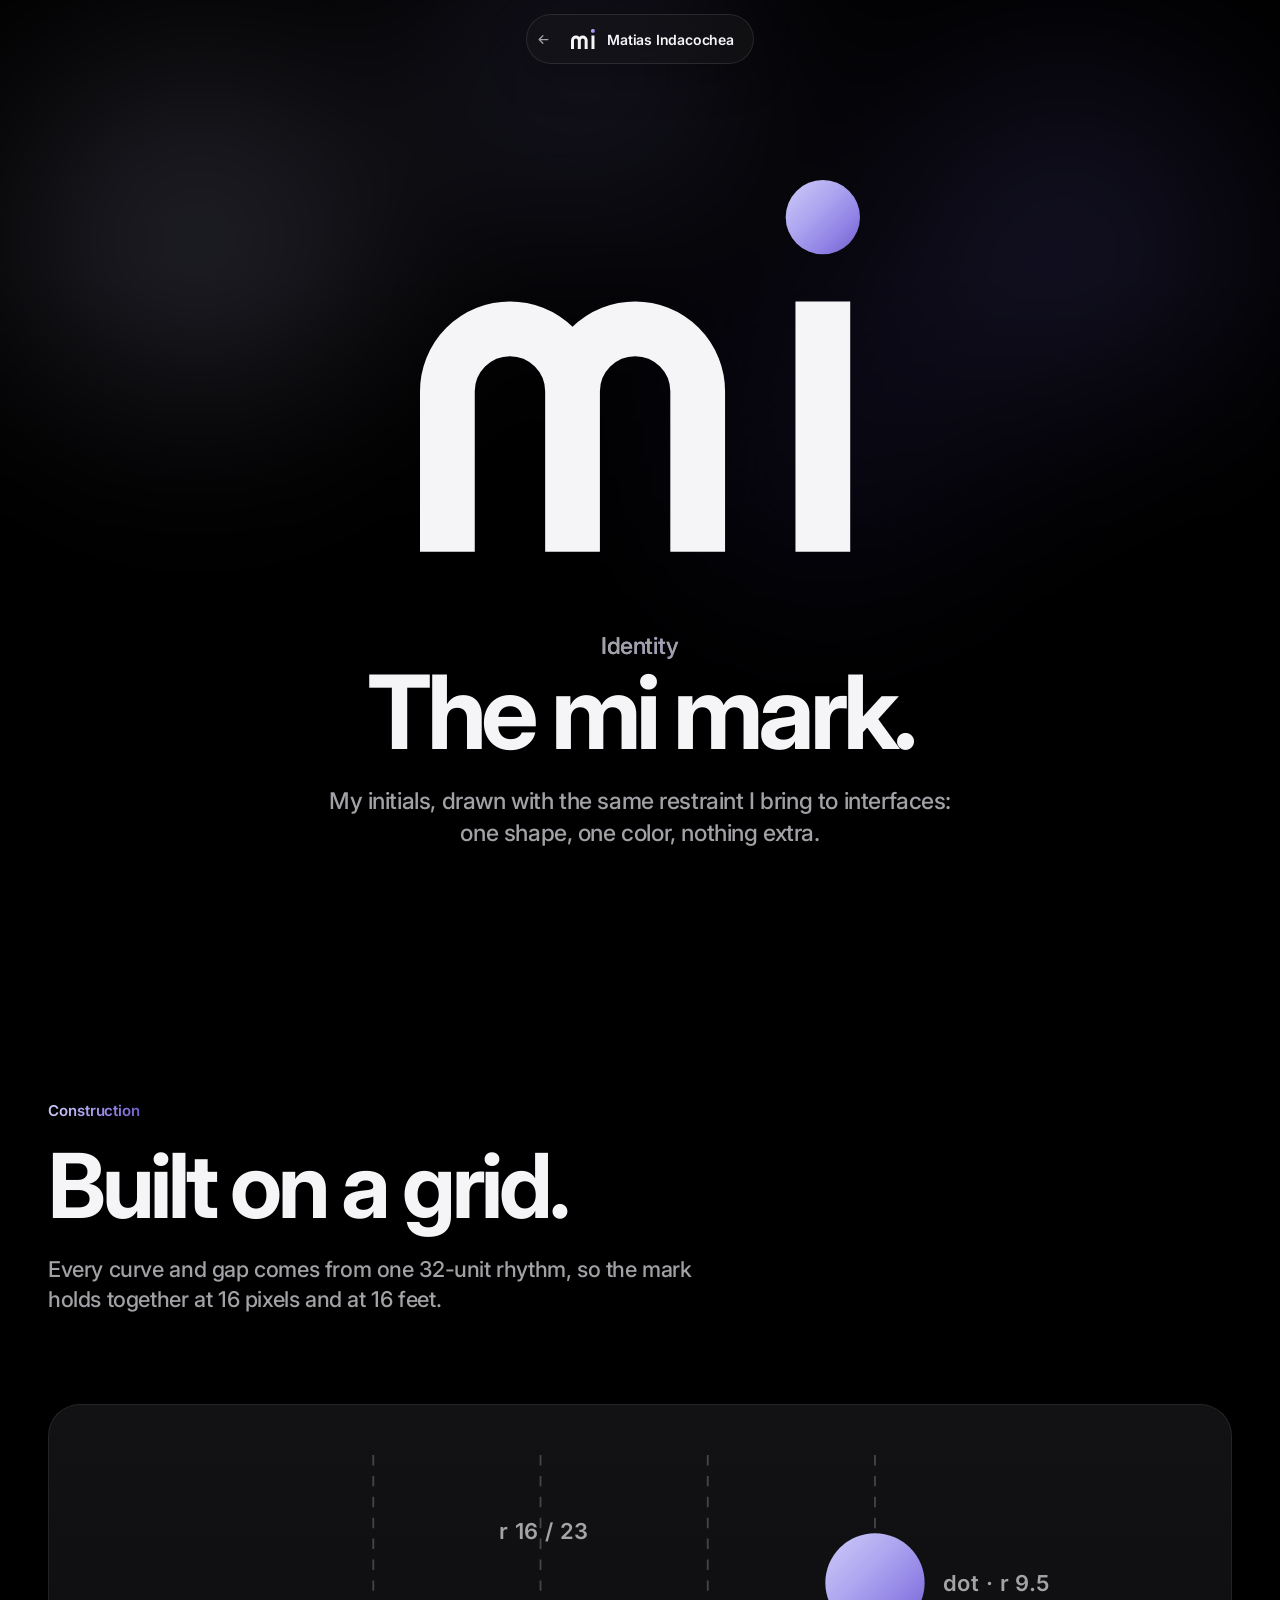
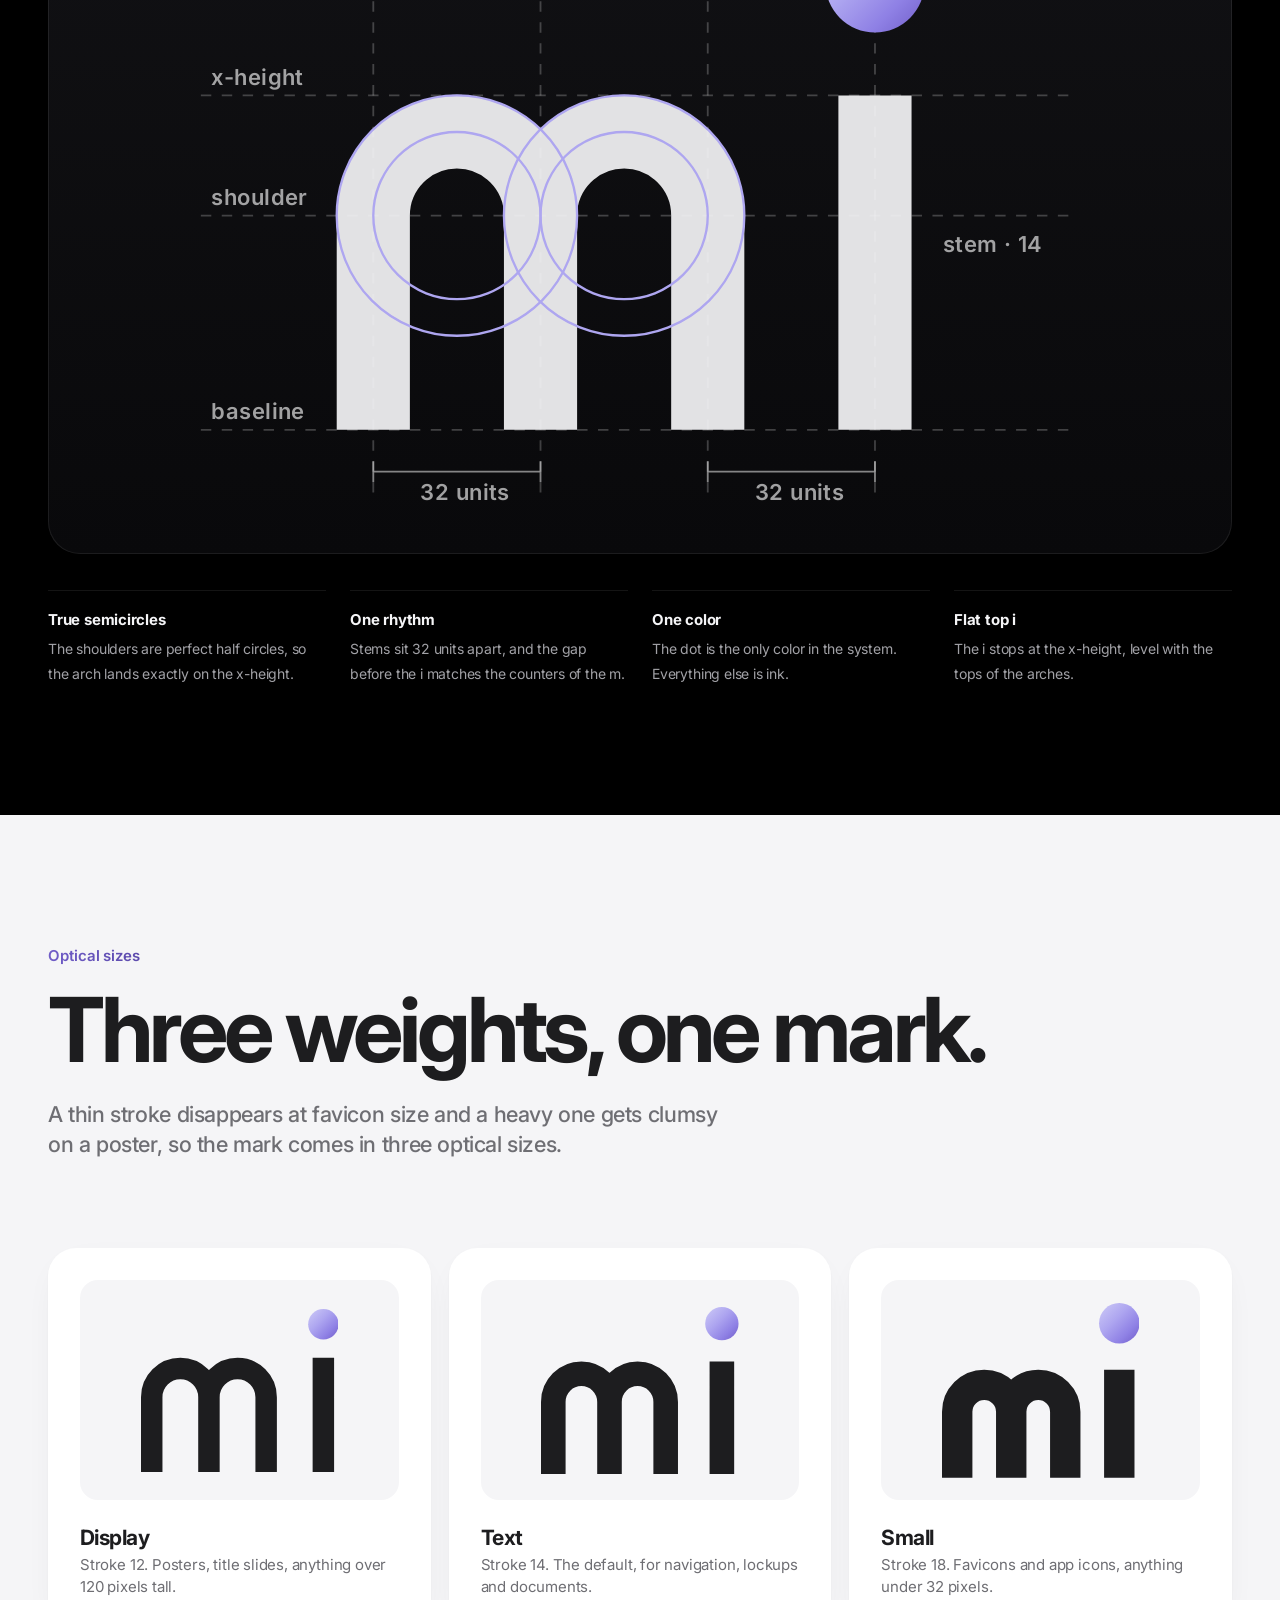
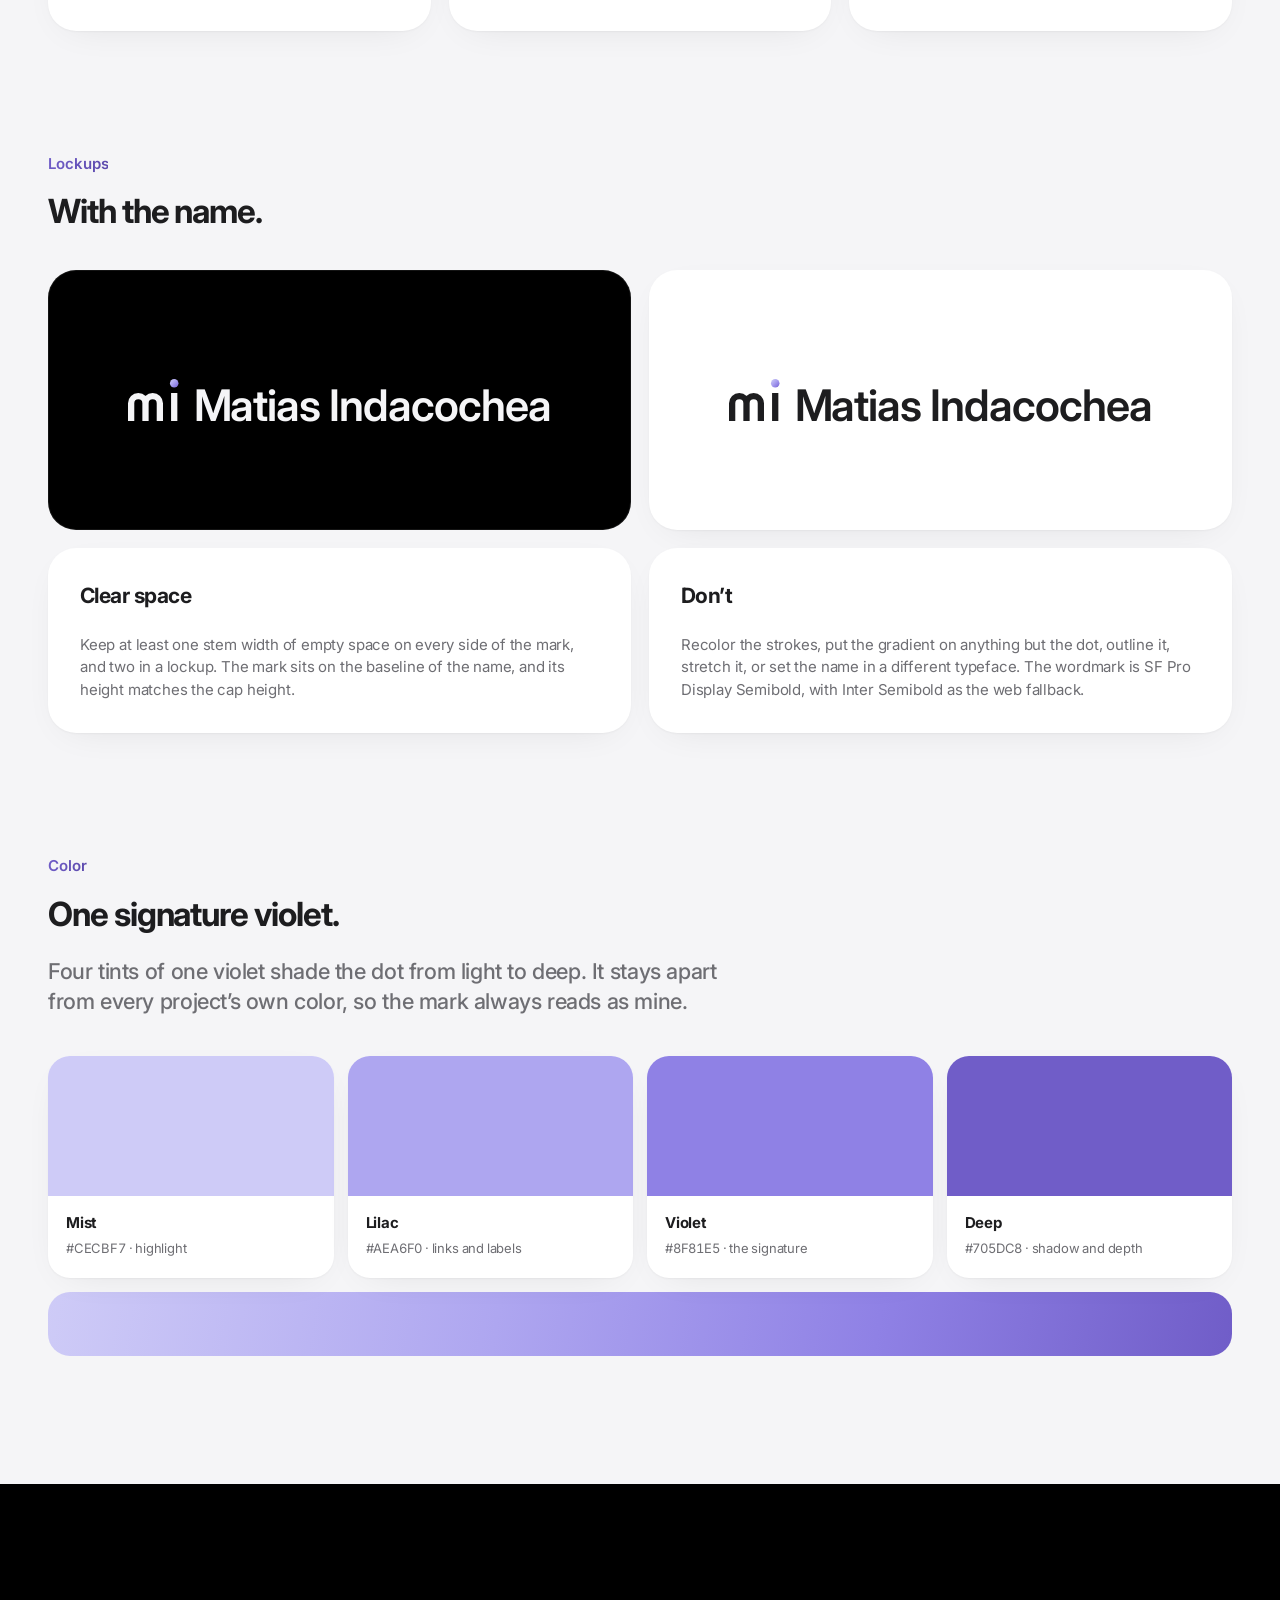
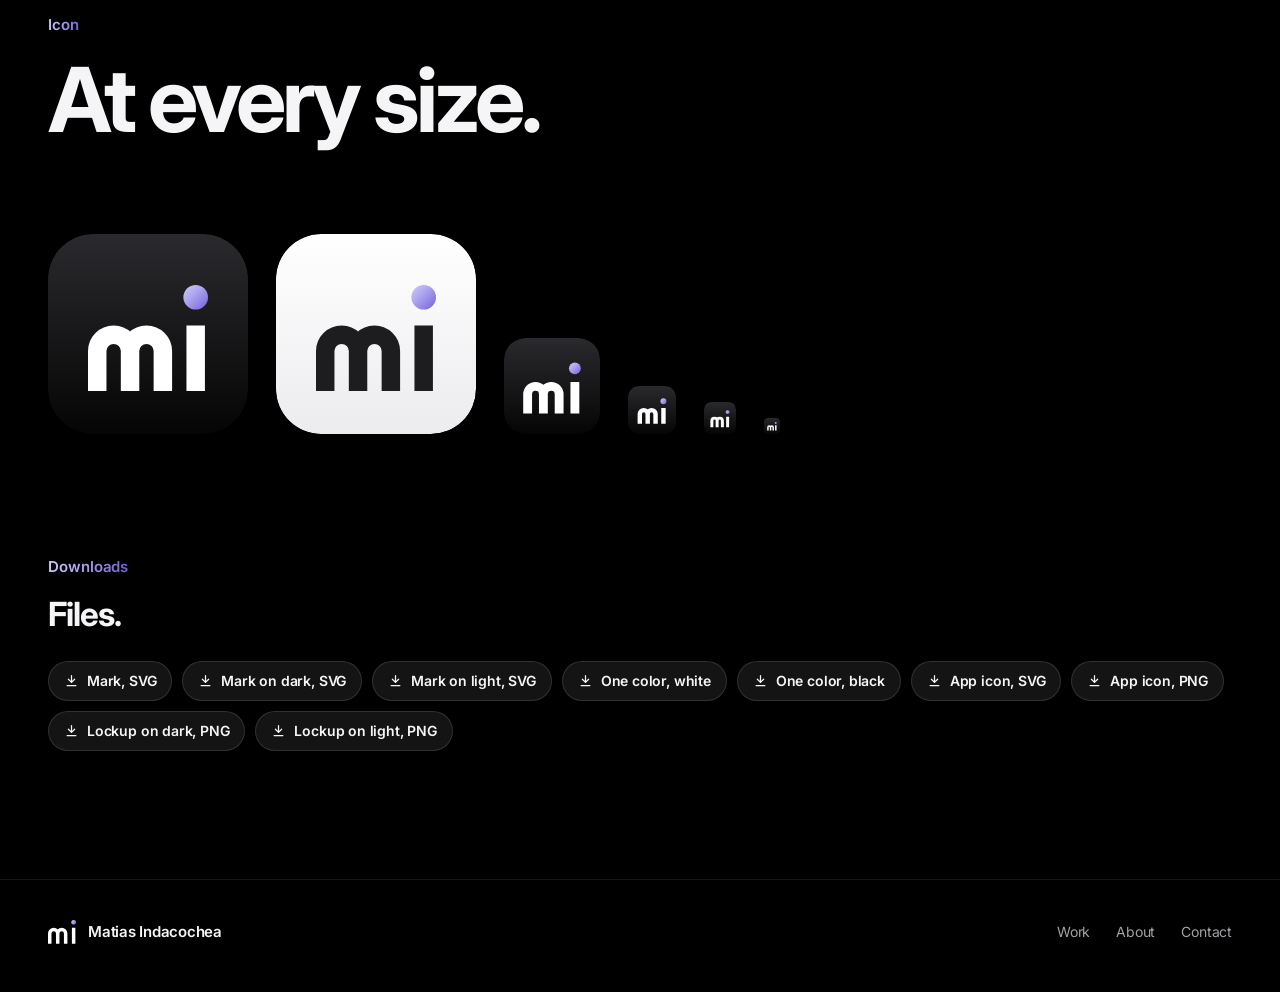
<file: brand/index.html>
<!doctype html>
<html lang="en" class="no-js">
<head>
<meta charset="utf-8">
<meta name="viewport" content="width=device-width, initial-scale=1, viewport-fit=cover">
<title>The mi mark · Matias Indacochea</title>
<meta name="description" content="The personal mark of Matias Indacochea: construction, optical sizes, lockups, color and downloads.">
<meta name="theme-color" content="#000000">
<link rel="canonical" href="https://matiasindacochea.com/brand/">
<link rel="icon" href="../assets/logo/mi-icon.svg" type="image/svg+xml">
<link rel="apple-touch-icon" href="../assets/logo/apple-touch-icon.png">
<link rel="preconnect" href="https://fonts.googleapis.com">
<link rel="preconnect" href="https://fonts.gstatic.com" crossorigin>
<link rel="stylesheet" href="https://fonts.googleapis.com/css2?family=Inter:wght@400..800&display=swap">
<link rel="stylesheet" href="../assets/css/site.css?v=20261016g">
<script src="../assets/js/analytics.js?v=20261015a" async></script>
<style>
  .bnav { position: fixed; top: 14px; left: 0; right: 0; z-index: 50; display: flex; justify-content: center; padding: 0 12px; pointer-events: none; }
  .bnav a { pointer-events: auto; display: inline-flex; align-items: center; gap: 12px; height: 50px; padding: 0 20px 0 10px; border-radius: 999px;
    background: rgba(22,22,24,.62); -webkit-backdrop-filter: blur(28px) saturate(180%); backdrop-filter: blur(28px) saturate(180%);
    box-shadow: inset 0 0 0 1px rgba(255,255,255,.1), 0 12px 40px rgba(0,0,0,.28); font-size: 14px; font-weight: 600; }
  .bnav svg.m { width: 24px; height: auto; margin-left: 8px; }
  .bnav .ic { width: 15px; height: 15px; color: var(--text-2); }
  .b-hero { padding: 180px 0 120px; text-align: center; position: relative; overflow: hidden; isolation: isolate; }
  .b-hero .hero-aurora { opacity: .35; }
  .b-hero .big { width: min(440px, 70vw); margin: 0 auto 56px; color: #f5f5f7; }
  .b-hero h1 { font-size: clamp(48px, 8vw, 104px); line-height: .98; letter-spacing: -.05em; font-weight: 700; }
  .b-hero p { margin: 22px auto 0; max-width: 640px; font-size: clamp(19px, 1.8vw, 23px); line-height: 1.42; color: var(--text-2); font-weight: 500; letter-spacing: -.018em; }
  .b-sec { padding: clamp(80px, 10vw, 140px) 0; }
  .b-sec.light { background: var(--l-bg); }
  .b-grid { display: grid; grid-template-columns: repeat(3, 1fr); gap: 18px; }
  .b-card { border-radius: 28px; padding: 32px; background: var(--card); box-shadow: inset 0 0 0 1px var(--line); display: flex; flex-direction: column; gap: 22px; }
  .light .b-card { background: #fff; box-shadow: 0 1px 2px rgba(0,0,0,.04), 0 10px 40px -20px rgba(0,0,0,.12); }
  .b-card h3 { font-size: 21px; letter-spacing: -.024em; font-weight: 700; }
  .b-card p { font-size: 15px; line-height: 1.5; color: var(--text-2); }
  .light .b-card p { color: var(--l-text-2); }
  .b-art { display: grid; place-items: center; min-height: 220px; border-radius: 18px; }
  .b-art svg { width: 62%; height: auto; }
  .construct { border-radius: 32px; background: linear-gradient(180deg, #121215, #09090b); box-shadow: inset 0 0 0 1px var(--line); padding: clamp(24px, 4vw, 56px); }
  .construct svg { width: 100%; height: auto; max-height: 72vh; margin: 0 auto; color: #f5f5f7; }
  .construct .ln { stroke: rgba(255,255,255,.22); stroke-width: .35; stroke-dasharray: 2 2; fill: none; }
  .construct .cc { stroke: #AEA6F0; stroke-width: .45; fill: none; }
  .construct .ann { font: 600 4.2px var(--font); fill: rgba(255,255,255,.62); letter-spacing: .02em; }
  .construct .dim { stroke: rgba(255,255,255,.5); stroke-width: .35; fill: none; }
  .notes { display: grid; grid-template-columns: repeat(4, 1fr); gap: 24px; margin-top: 36px; }
  .notes div { padding-top: 18px; border-top: 1px solid var(--line); }
  .notes b { display: block; font-size: 15px; margin-bottom: 4px; letter-spacing: -.014em; }
  .notes span { font-size: 14px; color: var(--text-2); line-height: 1.45; }
  .lockups { display: grid; grid-template-columns: 1fr 1fr; gap: 18px; }
  .lock { border-radius: 28px; min-height: 260px; display: grid; place-items: center; padding: 40px; }
  .lock.dk { background: #000; box-shadow: inset 0 0 0 1px var(--line); color: #f5f5f7; }
  .lock.lt { background: #fff; color: #1d1d1f; box-shadow: 0 1px 2px rgba(0,0,0,.04), 0 10px 40px -20px rgba(0,0,0,.12); }
  .lock .row { display: flex; align-items: flex-end; gap: .34em; font-size: clamp(26px, 3.4vw, 44px); font-weight: 600; letter-spacing: -.024em; line-height: .74; }
  .lock .row svg { height: .98em; width: auto; }
  .icons { display: flex; flex-wrap: wrap; align-items: flex-end; gap: 28px; }
  .icons img { border-radius: 22.5%; }
  .swatch-row { display: grid; grid-template-columns: repeat(4, 1fr); gap: 14px; }
  .sw { border-radius: 22px; overflow: hidden; background: #fff; box-shadow: 0 1px 2px rgba(0,0,0,.04), 0 10px 40px -20px rgba(0,0,0,.12); }
  .sw i { display: block; height: 140px; background: var(--c); }
  .sw div { padding: 16px 18px 18px; }
  .sw b { display: block; font-size: 15px; letter-spacing: -.014em; }
  .sw span { font-size: 13px; color: var(--l-text-2); font-variant-numeric: tabular-nums; }
  .grad-bar { margin-top: 14px; height: 64px; border-radius: 22px; background: var(--grad); }
  .dl { display: flex; flex-wrap: wrap; gap: 10px; margin-top: 8px; }
  .dl a { display: inline-flex; align-items: center; gap: 8px; height: 40px; padding: 0 16px; border-radius: 999px; font-size: 14px; font-weight: 600;
    background: rgba(255,255,255,.08); box-shadow: inset 0 0 0 1px rgba(255,255,255,.12); }
  .dl a:hover { background: rgba(255,255,255,.14); }
  .dl .ic { width: 15px; height: 15px; }
  .rules { display: grid; grid-template-columns: 1fr 1fr; gap: 18px; margin-top: 18px; }
  @media (max-width: 900px) {
    .b-grid, .lockups, .rules { grid-template-columns: 1fr; }
    .notes, .swatch-row { grid-template-columns: 1fr 1fr; }
  }
</style>
</head>
<body>
<svg width="0" height="0" style="position:absolute" aria-hidden="true">
  <defs>
    <linearGradient id="mi-dot" x1="0" y1="0" x2="1" y2="1"><stop offset="0" stop-color="#CECBF7"/><stop offset=".4" stop-color="#AEA6F0"/><stop offset=".72" stop-color="#8F81E5"/><stop offset="1" stop-color="#705DC8"/></linearGradient>
    <symbol id="i-back" viewBox="0 0 24 24"><path d="M19 12H6M11 6l-6 6 6 6" fill="none" stroke="currentColor" stroke-width="2" stroke-linecap="round" stroke-linejoin="round"/></symbol>
    <symbol id="i-dl" viewBox="0 0 24 24"><path d="M12 4v11M7 10l5 5 5-5M5 20h14" fill="none" stroke="currentColor" stroke-width="2" stroke-linecap="round" stroke-linejoin="round"/></symbol>
  </defs>
</svg>

<nav class="bnav" aria-label="Back">
  <a href="../#about"><svg class="ic" aria-hidden="true"><use href="#i-back"/></svg><svg class="m" viewBox="0 -31.04 112.5 95.04" aria-hidden="true"><path d="M7 64V23a16 16 0 0 1 32 0v41M39 23a16 16 0 0 1 32 0v41M103 64V0" fill="none" stroke="currentColor" stroke-width="14"/><circle cx="103" cy="-21.54" r="9.5" fill="url(#mi-dot)"/></svg>Matias Indacochea</a>
</nav>

<main>
  <section class="b-hero">
    <div class="hero-aurora" aria-hidden="true"><i></i><i></i><i></i><i></i></div>
    <svg class="big" viewBox="0 -31.04 112.5 95.04" role="img" aria-label="The mi mark"><path d="M7 64V23a16 16 0 0 1 32 0v41M39 23a16 16 0 0 1 32 0v41M103 64V0" fill="none" stroke="currentColor" stroke-width="14"/><circle cx="103" cy="-21.54" r="9.5" fill="url(#mi-dot)"/></svg>
    <div class="wrap">
      <p class="eyebrow">Identity</p>
      <h1>The mi mark.</h1>
      <p>My initials, drawn with the same restraint I bring to interfaces: one shape, one color, nothing extra.</p>
    </div>
  </section>

  <section class="b-sec">
    <div class="wrap">
      <header class="section-head">
        <p class="eyebrow">Construction</p>
        <h2 class="section-title">Built on a grid.</h2>
        <p class="section-lead">Every curve and gap comes from one 32-unit rhythm, so the mark holds together at 16 pixels and at 16 feet.</p>
      </header>
      <div class="construct">
        <svg viewBox="-26 -46 168 124" aria-label="Construction drawing of the mi mark" role="img">
          <line class="ln" x1="-26" y1="0" x2="142" y2="0"/><line class="ln" x1="-26" y1="64" x2="142" y2="64"/><line class="ln" x1="-26" y1="23" x2="142" y2="23"/>
          <line class="ln" x1="7" y1="-46" x2="7" y2="78"/><line class="ln" x1="39" y1="-46" x2="39" y2="78"/><line class="ln" x1="71" y1="-46" x2="71" y2="78"/><line class="ln" x1="103" y1="-46" x2="103" y2="78"/>
          <path d="M7 64V23a16 16 0 0 1 32 0v41M39 23a16 16 0 0 1 32 0v41M103 64V0" fill="none" stroke="currentColor" stroke-width="14" opacity=".92"/>
          <circle cx="103" cy="-21.54" r="9.5" fill="url(#mi-dot)"/>
          <circle class="cc" cx="23" cy="23" r="16"/><circle class="cc" cx="55" cy="23" r="16"/><circle class="cc" cx="23" cy="23" r="23"/><circle class="cc" cx="55" cy="23" r="23"/>
          <text class="ann" x="-24" y="-2">x-height</text><text class="ann" x="-24" y="21">shoulder</text><text class="ann" x="-24" y="62">baseline</text>
          <path class="dim" d="M7 72h32M7 70v4M39 70v4"/><text class="ann" x="16" y="77.5">32 units</text>
          <path class="dim" d="M71 72h32M71 70v4M103 70v4"/><text class="ann" x="80" y="77.5">32 units</text>
          <text class="ann" x="116" y="-20">dot · r 9.5</text><text class="ann" x="116" y="30">stem · 14</text>
          <text class="ann" x="31" y="-30">r 16 / 23</text>
        </svg>
      </div>
      <div class="notes">
        <div><b>True semicircles</b><span>The shoulders are perfect half circles, so the arch lands exactly on the x-height.</span></div>
        <div><b>One rhythm</b><span>Stems sit 32 units apart, and the gap before the i matches the counters of the m.</span></div>
        <div><b>One color</b><span>The dot is the only color in the system. Everything else is ink.</span></div>
        <div><b>Flat top i</b><span>The i stops at the x-height, level with the tops of the arches.</span></div>
      </div>
    </div>
  </section>

  <section class="b-sec light">
    <div class="wrap">
      <header class="section-head">
        <p class="eyebrow">Optical sizes</p>
        <h2 class="section-title">Three weights, one mark.</h2>
        <p class="section-lead">A thin stroke disappears at favicon size and a heavy one gets clumsy on a poster, so the mark comes in three optical sizes.</p>
      </header>
      <div class="b-grid">
        <article class="b-card">
          <div class="b-art" style="background:#f5f5f7;color:#1d1d1f"><svg viewBox="0 -27.32 110.5 91.32" aria-hidden="true"><path d="M6 64V22a16 16 0 0 1 32 0v42M38 22a16 16 0 0 1 32 0v42M102 64V0" fill="none" stroke="currentColor" stroke-width="12"/><circle cx="102" cy="-18.82" r="8.5" fill="url(#mi-dot)"/></svg></div>
          <div><h3>Display</h3><p>Stroke 12. Posters, title slides, anything over 120 pixels tall.</p></div>
        </article>
        <article class="b-card">
          <div class="b-art" style="background:#f5f5f7;color:#1d1d1f"><svg viewBox="0 -31.04 112.5 95.04" aria-hidden="true"><path d="M7 64V23a16 16 0 0 1 32 0v41M39 23a16 16 0 0 1 32 0v41M103 64V0" fill="none" stroke="currentColor" stroke-width="14"/><circle cx="103" cy="-21.54" r="9.5" fill="url(#mi-dot)"/></svg></div>
          <div><h3>Text</h3><p>Stroke 14. The default, for navigation, lockups and documents.</p></div>
        </article>
        <article class="b-card">
          <div class="b-art" style="background:#f5f5f7;color:#1d1d1f"><svg viewBox="0 -39.48 117 103.48" aria-hidden="true"><path d="M9 64V25a16 16 0 0 1 32 0v39M41 25a16 16 0 0 1 32 0v39M105 64V0" fill="none" stroke="currentColor" stroke-width="18"/><circle cx="105" cy="-27.48" r="12" fill="url(#mi-dot)"/></svg></div>
          <div><h3>Small</h3><p>Stroke 18. Favicons and app icons, anything under 32 pixels.</p></div>
        </article>
      </div>

      <div class="section-head" style="margin:clamp(80px,10vw,120px) 0 40px"><p class="eyebrow">Lockups</p><h2 class="sub-title">With the name.</h2></div>
      <div class="lockups">
        <div class="lock dk"><div class="row"><svg viewBox="0 -31.04 112.5 95.04" aria-hidden="true"><path d="M7 64V23a16 16 0 0 1 32 0v41M39 23a16 16 0 0 1 32 0v41M103 64V0" fill="none" stroke="currentColor" stroke-width="14"/><circle cx="103" cy="-21.54" r="9.5" fill="url(#mi-dot)"/></svg>Matias Indacochea</div></div>
        <div class="lock lt"><div class="row"><svg viewBox="0 -31.04 112.5 95.04" aria-hidden="true"><path d="M7 64V23a16 16 0 0 1 32 0v41M39 23a16 16 0 0 1 32 0v41M103 64V0" fill="none" stroke="currentColor" stroke-width="14"/><circle cx="103" cy="-21.54" r="9.5" fill="url(#mi-dot)"/></svg>Matias Indacochea</div></div>
      </div>
      <div class="rules">
        <article class="b-card"><h3>Clear space</h3><p>Keep at least one stem width of empty space on every side of the mark, and two in a lockup. The mark sits on the baseline of the name, and its height matches the cap height.</p></article>
        <article class="b-card"><h3>Don’t</h3><p>Recolor the strokes, put the gradient on anything but the dot, outline it, stretch it, or set the name in a different typeface. The wordmark is SF Pro Display Semibold, with Inter Semibold as the web fallback.</p></article>
      </div>

      <div class="section-head" style="margin:clamp(80px,10vw,120px) 0 40px"><p class="eyebrow">Color</p><h2 class="sub-title">One signature violet.</h2><p class="section-lead">Four tints of one violet shade the dot from light to deep. It stays apart from every project’s own color, so the mark always reads as mine.</p></div>
      <div class="swatch-row">
        <div class="sw"><i style="--c:#CECBF7"></i><div><b>Mist</b><span>#CECBF7 · highlight</span></div></div>
        <div class="sw"><i style="--c:#AEA6F0"></i><div><b>Lilac</b><span>#AEA6F0 · links and labels</span></div></div>
        <div class="sw"><i style="--c:#8F81E5"></i><div><b>Violet</b><span>#8F81E5 · the signature</span></div></div>
        <div class="sw"><i style="--c:#705DC8"></i><div><b>Deep</b><span>#705DC8 · shadow and depth</span></div></div>
      </div>
      <div class="grad-bar" aria-hidden="true"></div>
    </div>
  </section>

  <section class="b-sec">
    <div class="wrap">
      <header class="section-head">
        <p class="eyebrow">Icon</p>
        <h2 class="section-title">At every size.</h2>
      </header>
      <div class="icons">
        <img src="../assets/logo/mi-icon.svg" width="200" height="200" alt="mi app icon, dark">
        <img src="../assets/logo/mi-icon-light.svg" width="200" height="200" alt="mi app icon, light">
        <img src="../assets/logo/mi-icon.svg" width="96" height="96" alt="">
        <img src="../assets/logo/mi-icon.svg" width="48" height="48" alt="">
        <img src="../assets/logo/mi-icon.svg" width="32" height="32" alt="">
        <img src="../assets/logo/mi-icon.svg" width="16" height="16" alt="">
      </div>

      <div class="section-head" style="margin:clamp(80px,10vw,120px) 0 28px"><p class="eyebrow">Downloads</p><h2 class="sub-title">Files.</h2></div>
      <div class="dl">
        <a href="../assets/logo/mi-mark.svg" download><svg class="ic" aria-hidden="true"><use href="#i-dl"/></svg>Mark, SVG</a>
        <a href="../assets/logo/mi-mark-white.svg" download><svg class="ic" aria-hidden="true"><use href="#i-dl"/></svg>Mark on dark, SVG</a>
        <a href="../assets/logo/mi-mark-black.svg" download><svg class="ic" aria-hidden="true"><use href="#i-dl"/></svg>Mark on light, SVG</a>
        <a href="../assets/logo/mi-mark-mono-white.svg" download><svg class="ic" aria-hidden="true"><use href="#i-dl"/></svg>One color, white</a>
        <a href="../assets/logo/mi-mark-mono-black.svg" download><svg class="ic" aria-hidden="true"><use href="#i-dl"/></svg>One color, black</a>
        <a href="../assets/logo/mi-icon.svg" download><svg class="ic" aria-hidden="true"><use href="#i-dl"/></svg>App icon, SVG</a>
        <a href="../assets/logo/icon-512.png" download><svg class="ic" aria-hidden="true"><use href="#i-dl"/></svg>App icon, PNG</a>
        <a href="../assets/logo/mi-lockup-dark.png" download><svg class="ic" aria-hidden="true"><use href="#i-dl"/></svg>Lockup on dark, PNG</a>
        <a href="../assets/logo/mi-lockup-light.png" download><svg class="ic" aria-hidden="true"><use href="#i-dl"/></svg>Lockup on light, PNG</a>
      </div>
    </div>
  </section>
</main>

<footer class="footer">
  <div class="wrap footer-inner">
    <a class="footer-brand" href="../"><svg viewBox="0 -31.04 112.5 95.04" aria-hidden="true"><path d="M7 64V23a16 16 0 0 1 32 0v41M39 23a16 16 0 0 1 32 0v41M103 64V0" fill="none" stroke="currentColor" stroke-width="14"/><circle cx="103" cy="-21.54" r="9.5" fill="url(#mi-dot)"/></svg><span>Matias Indacochea</span></a>
    <nav class="footer-links" aria-label="Footer"><a href="../#work">Work</a><a href="../#about">About</a><a href="../#contact">Contact</a></nav>
  </div>
</footer>
<script>document.documentElement.classList.remove("no-js");</script>
</body>
</html>
</file>
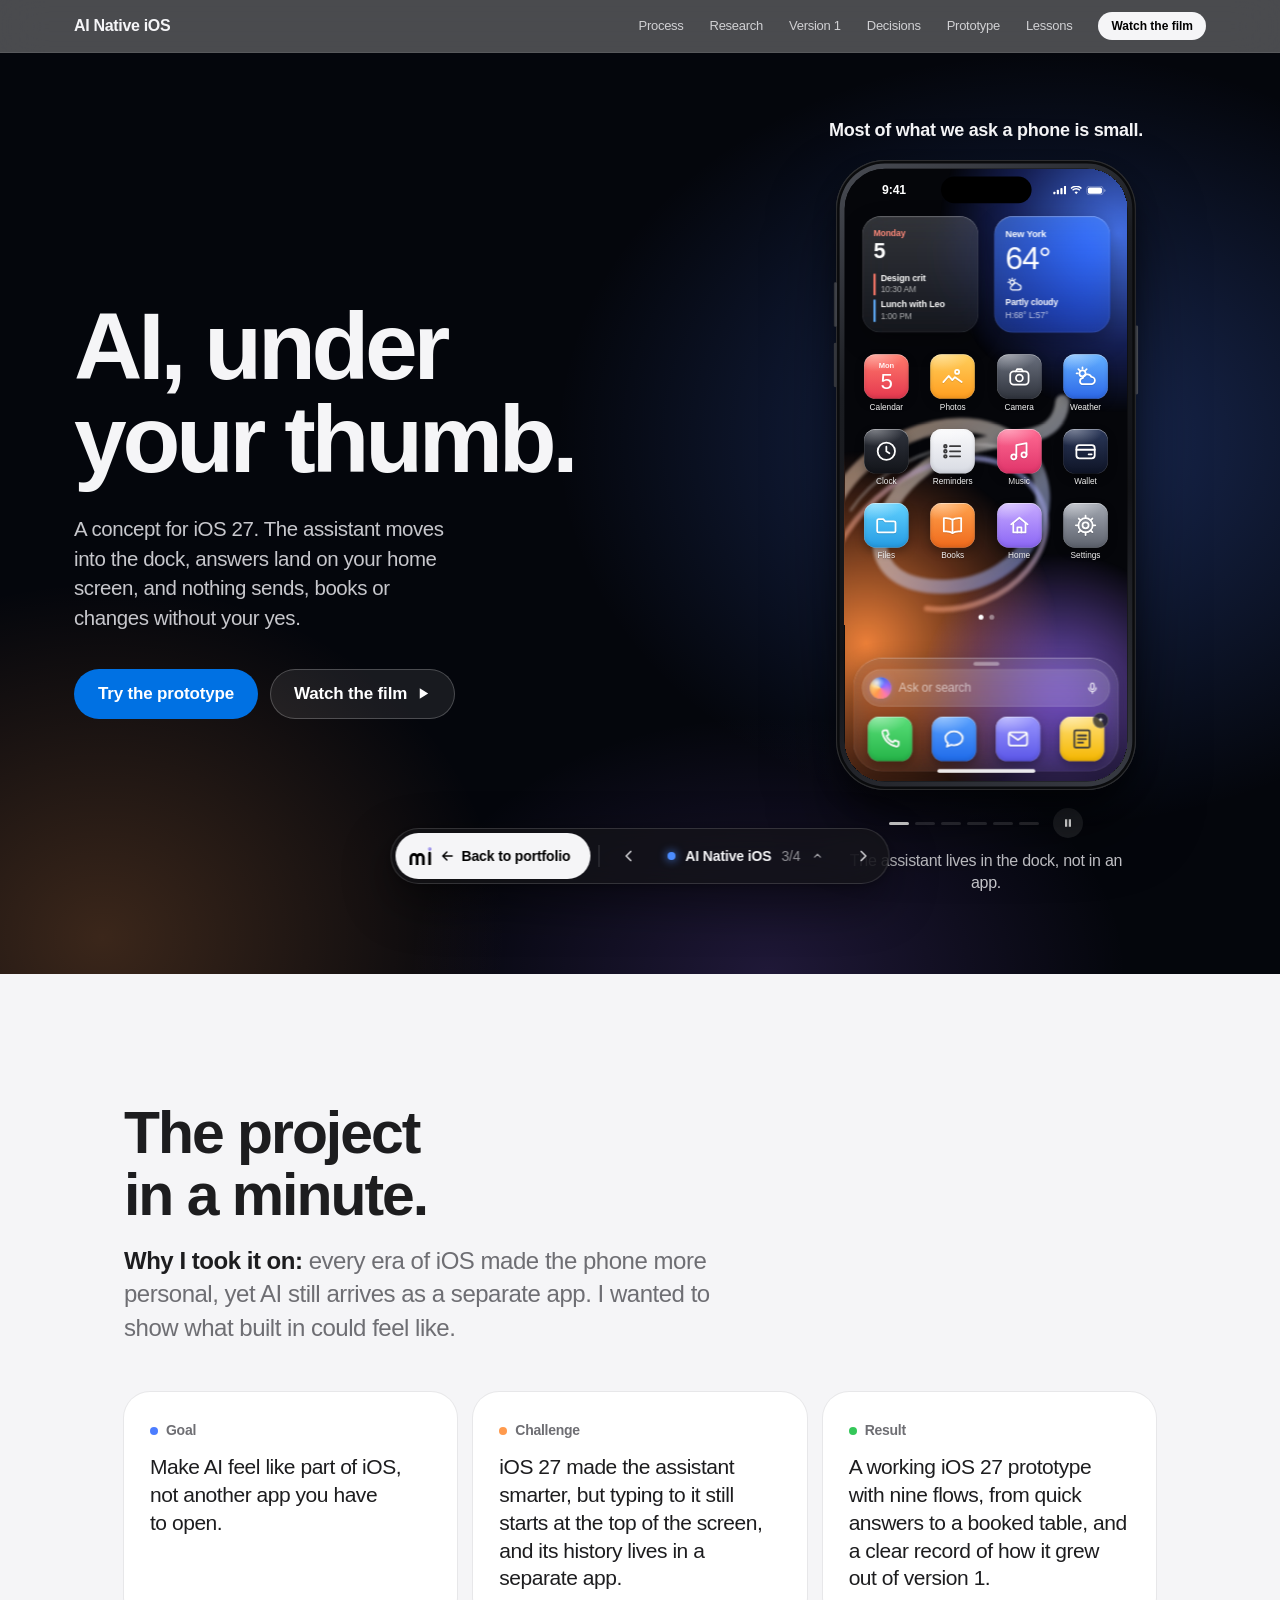
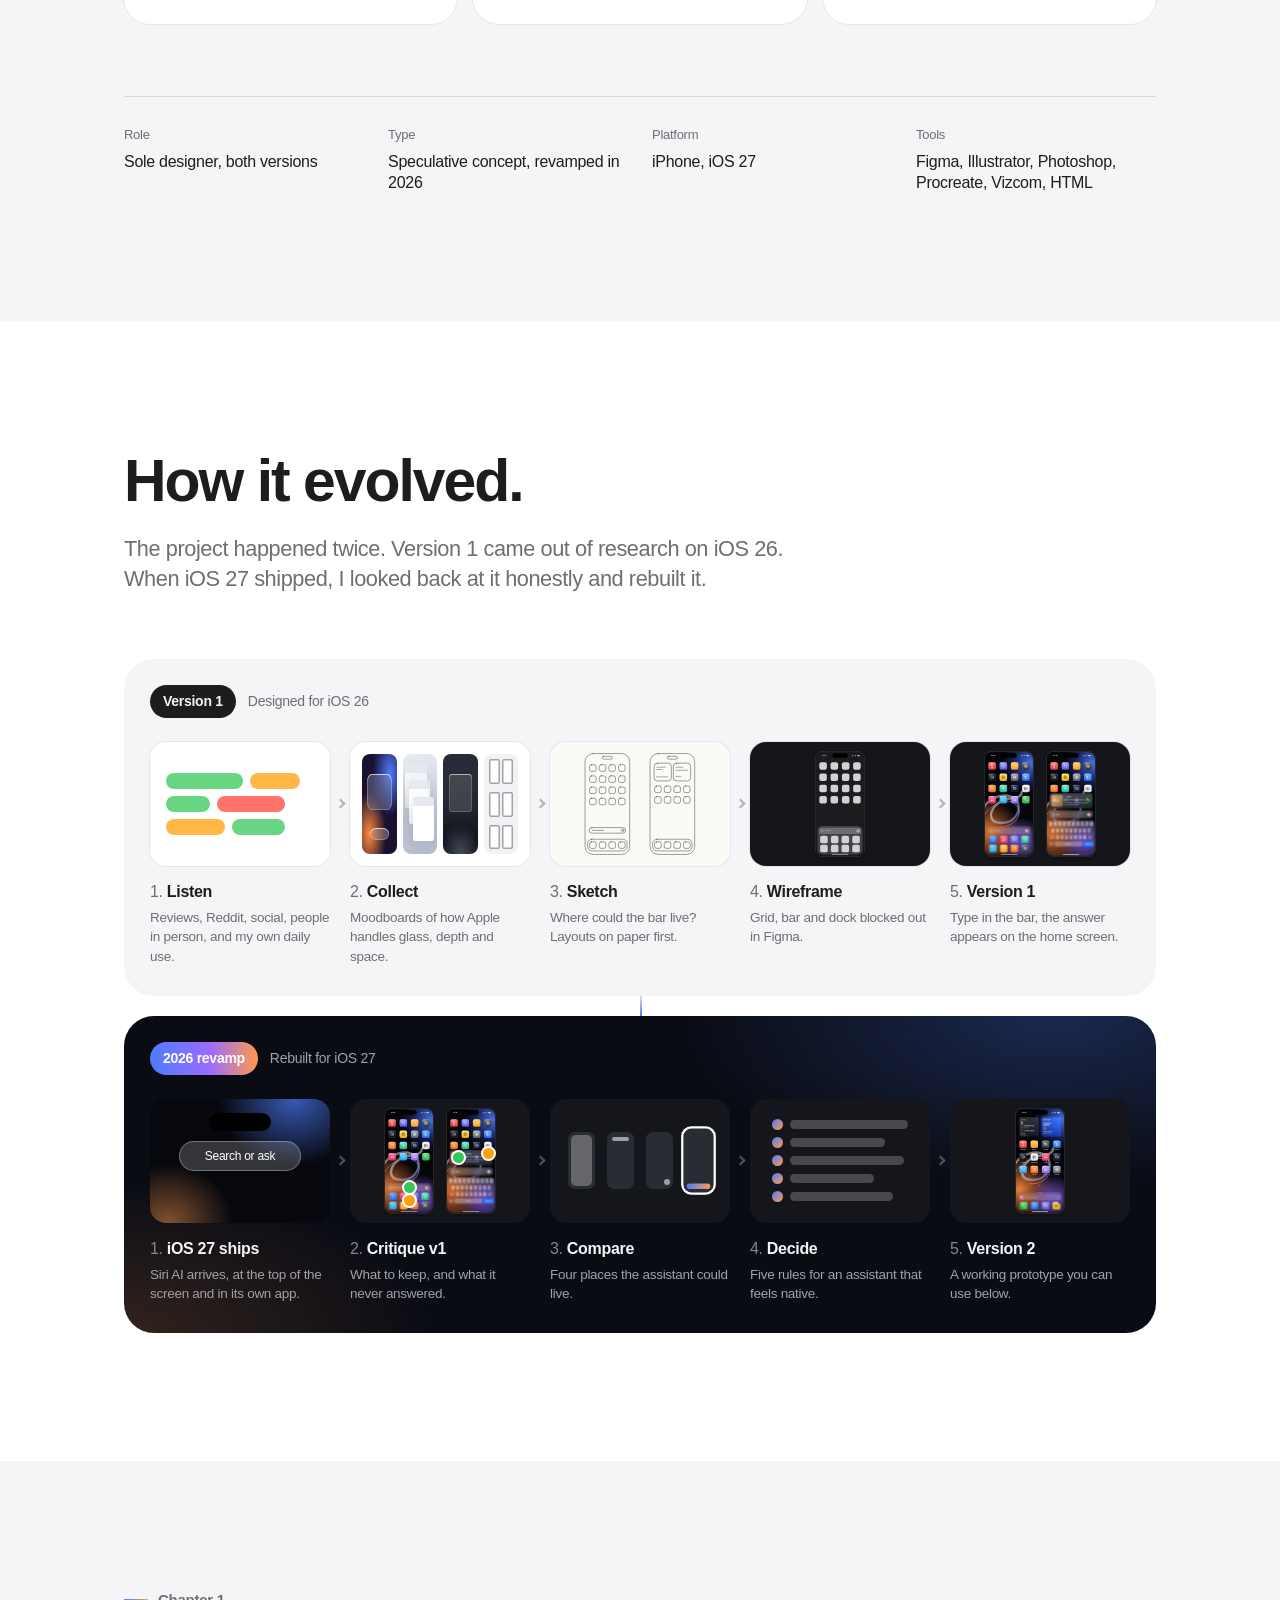
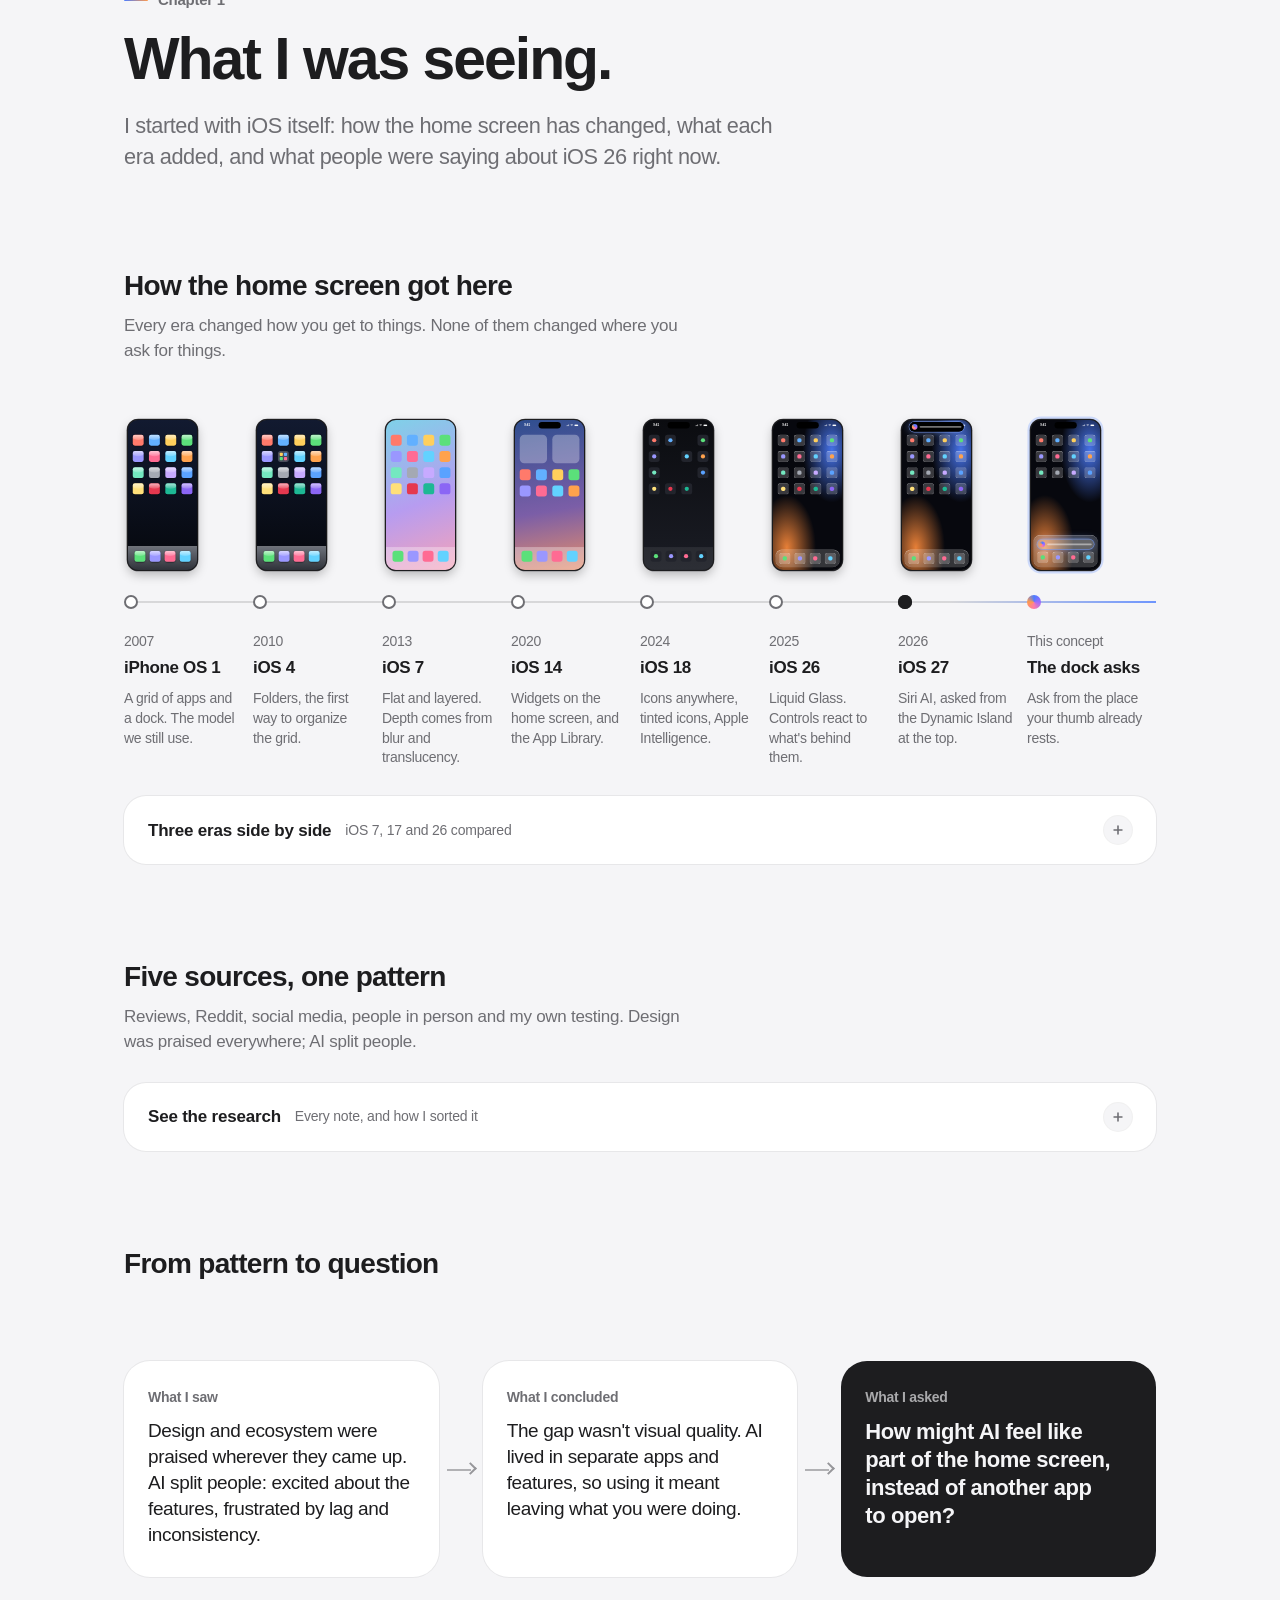
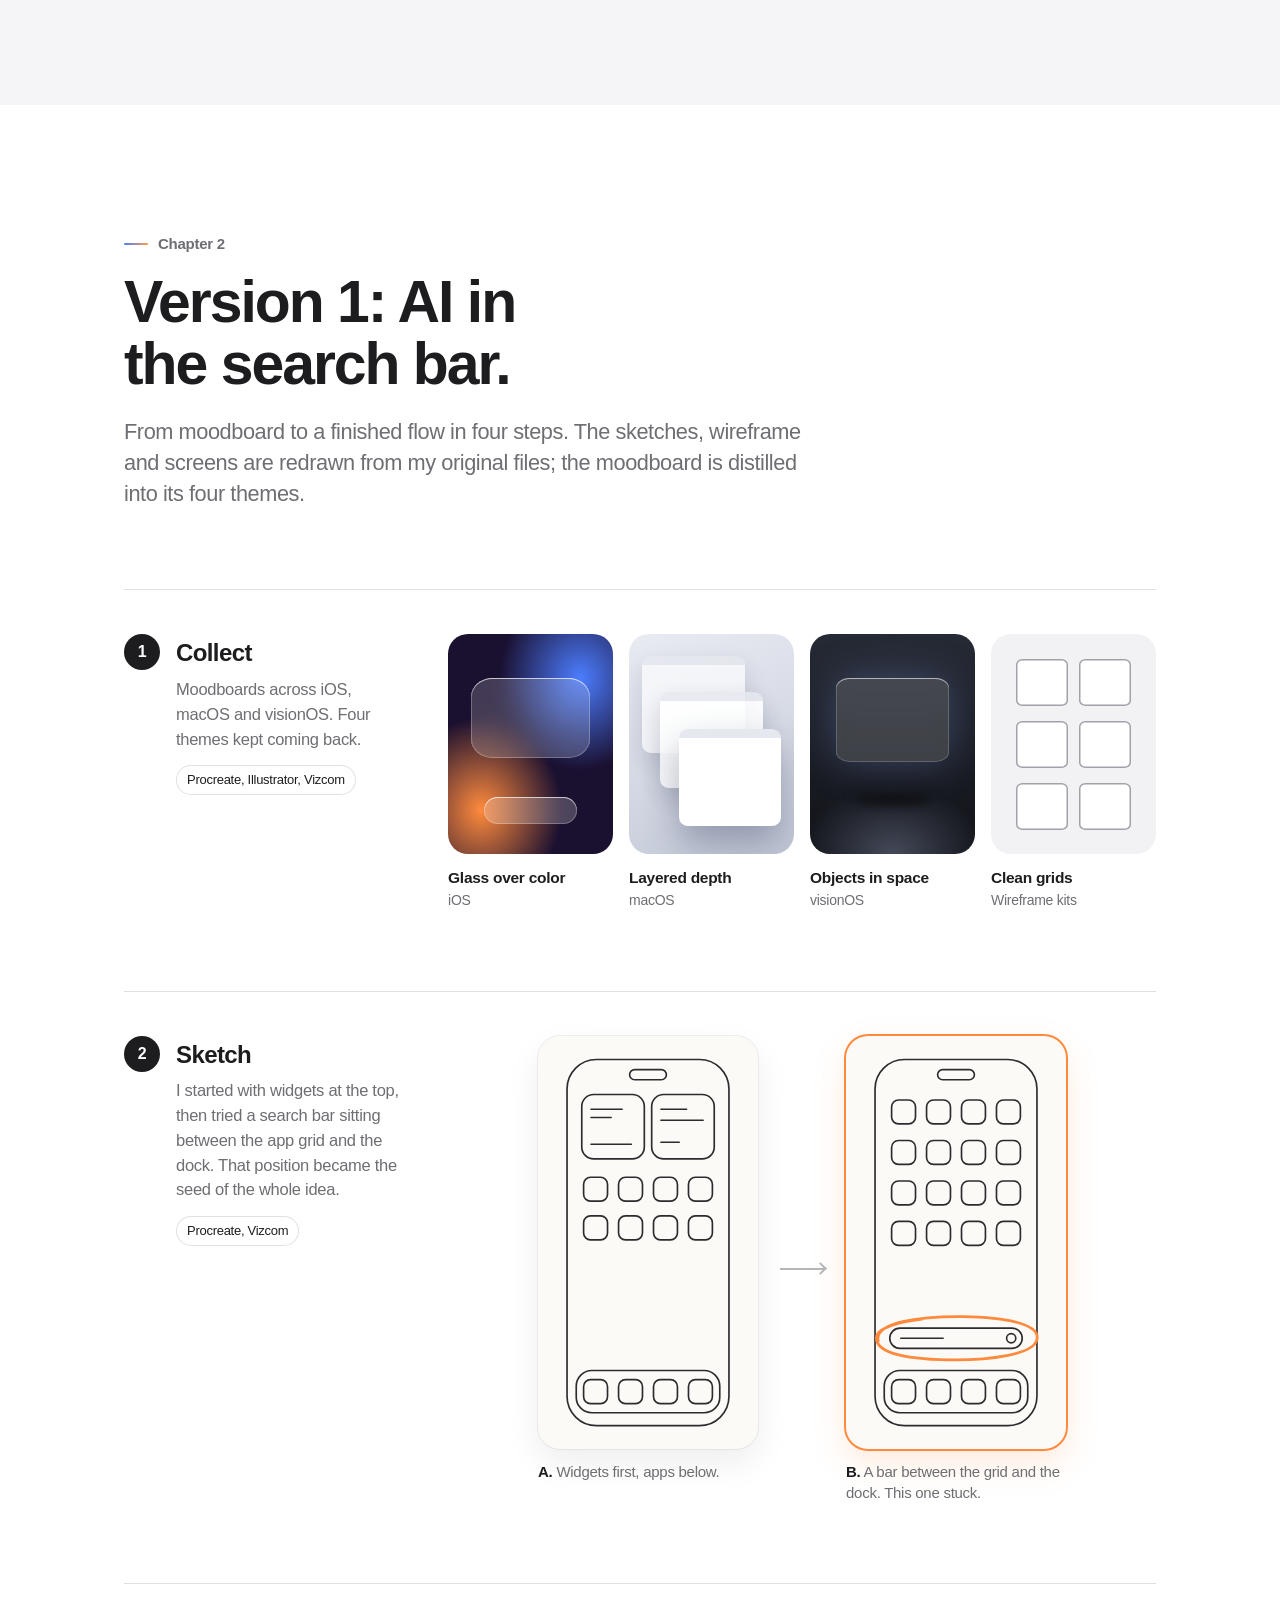
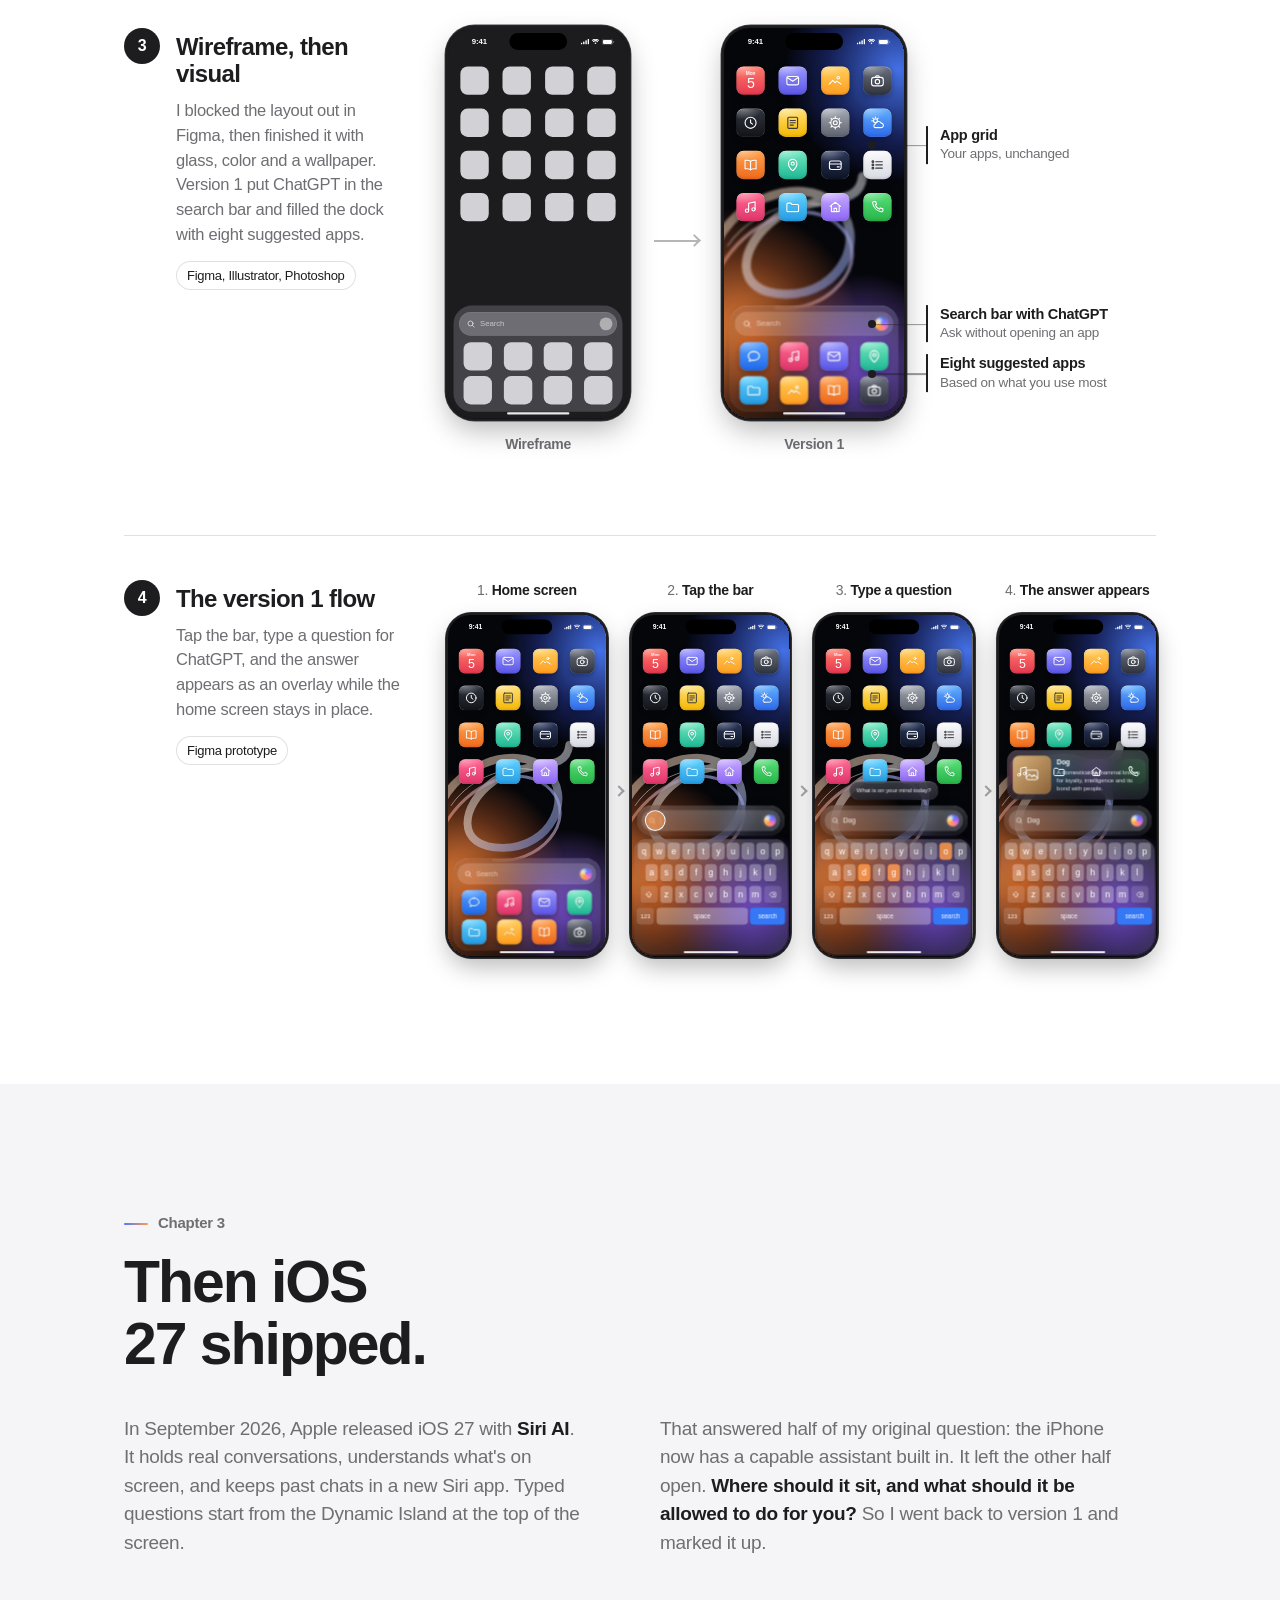
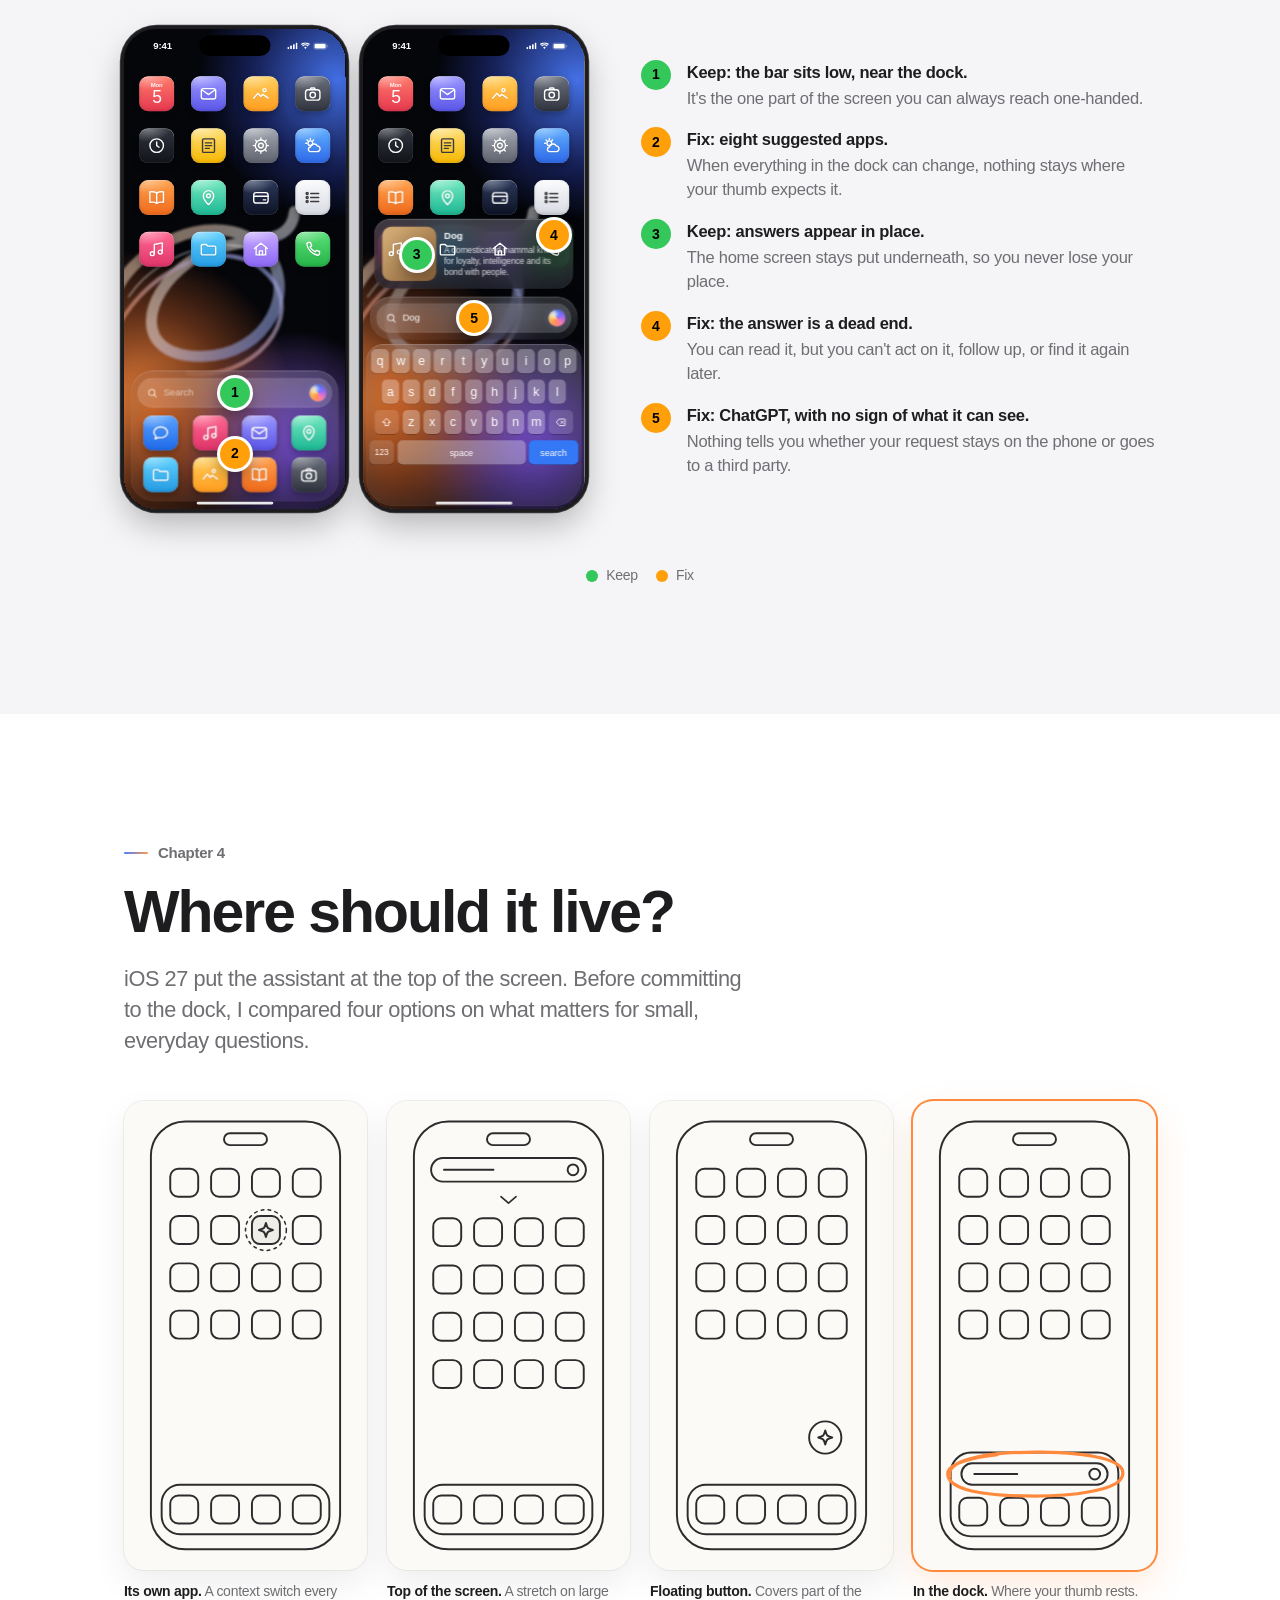
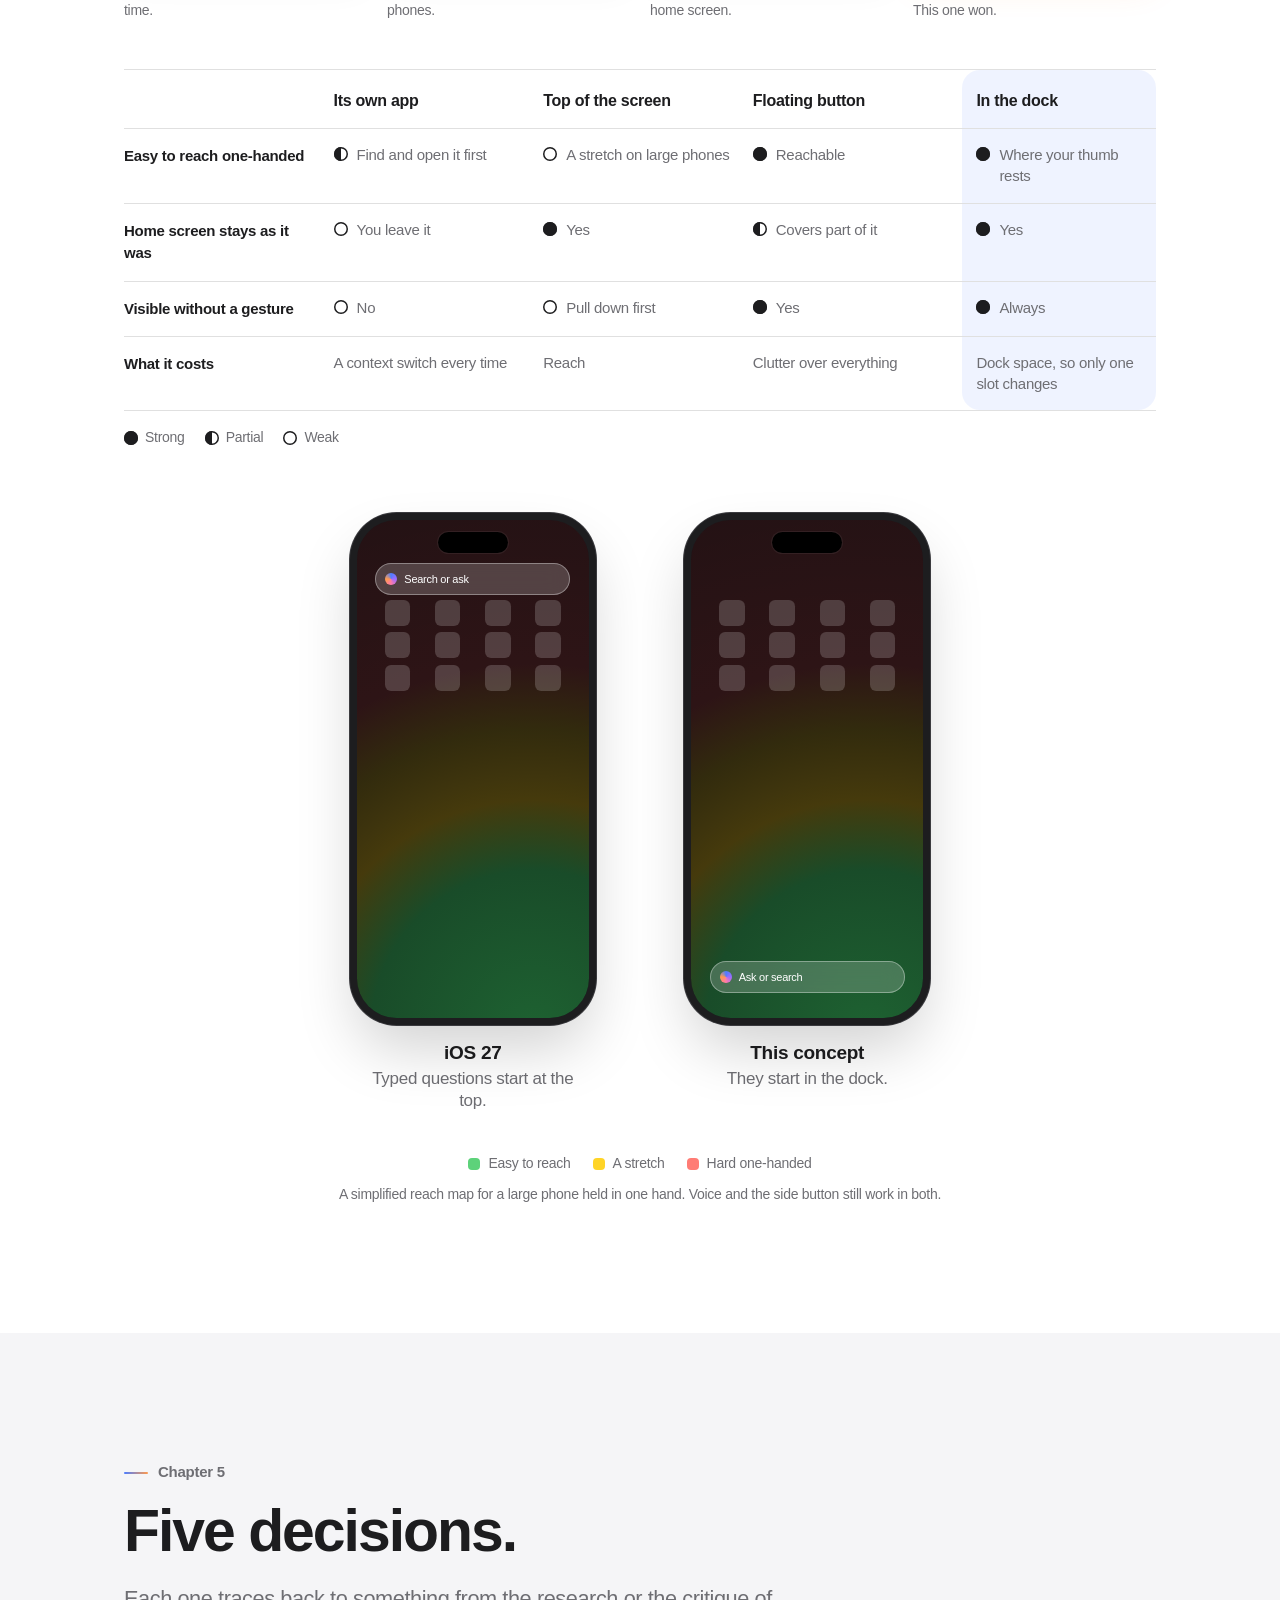
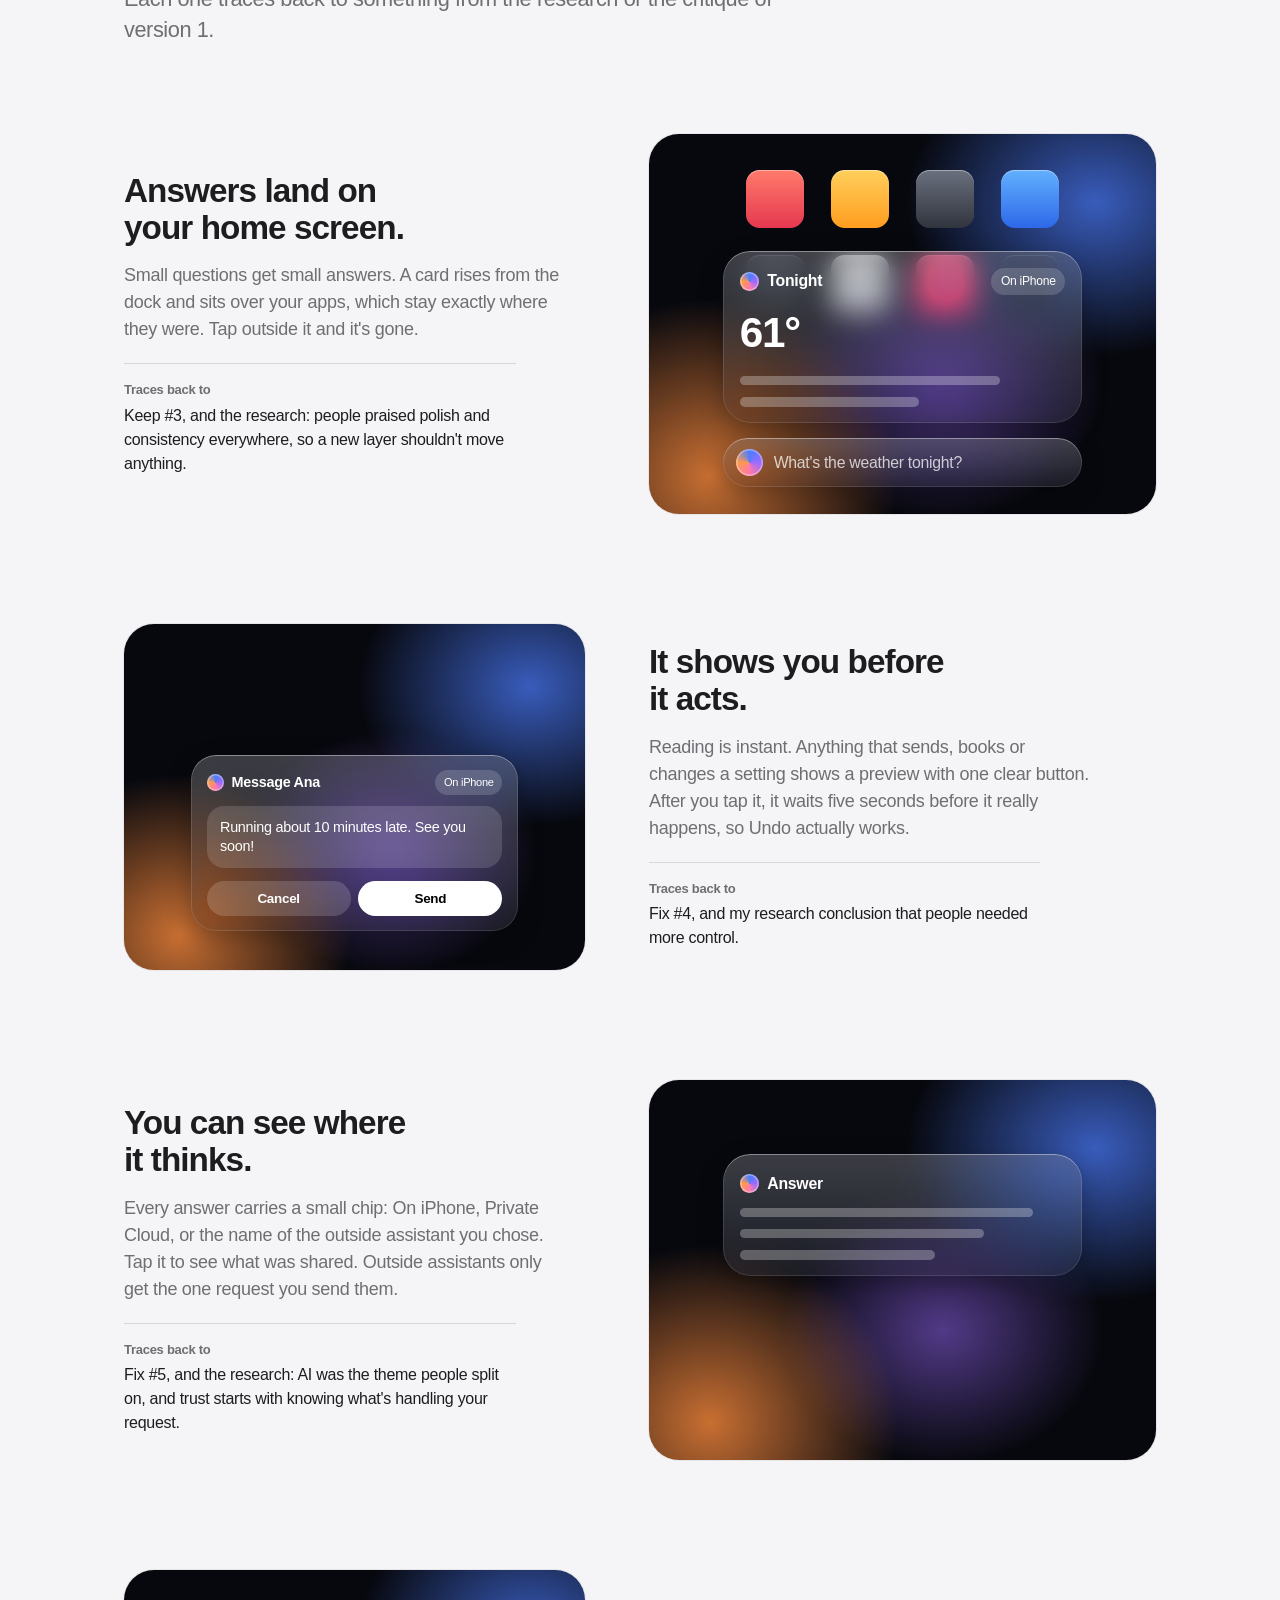
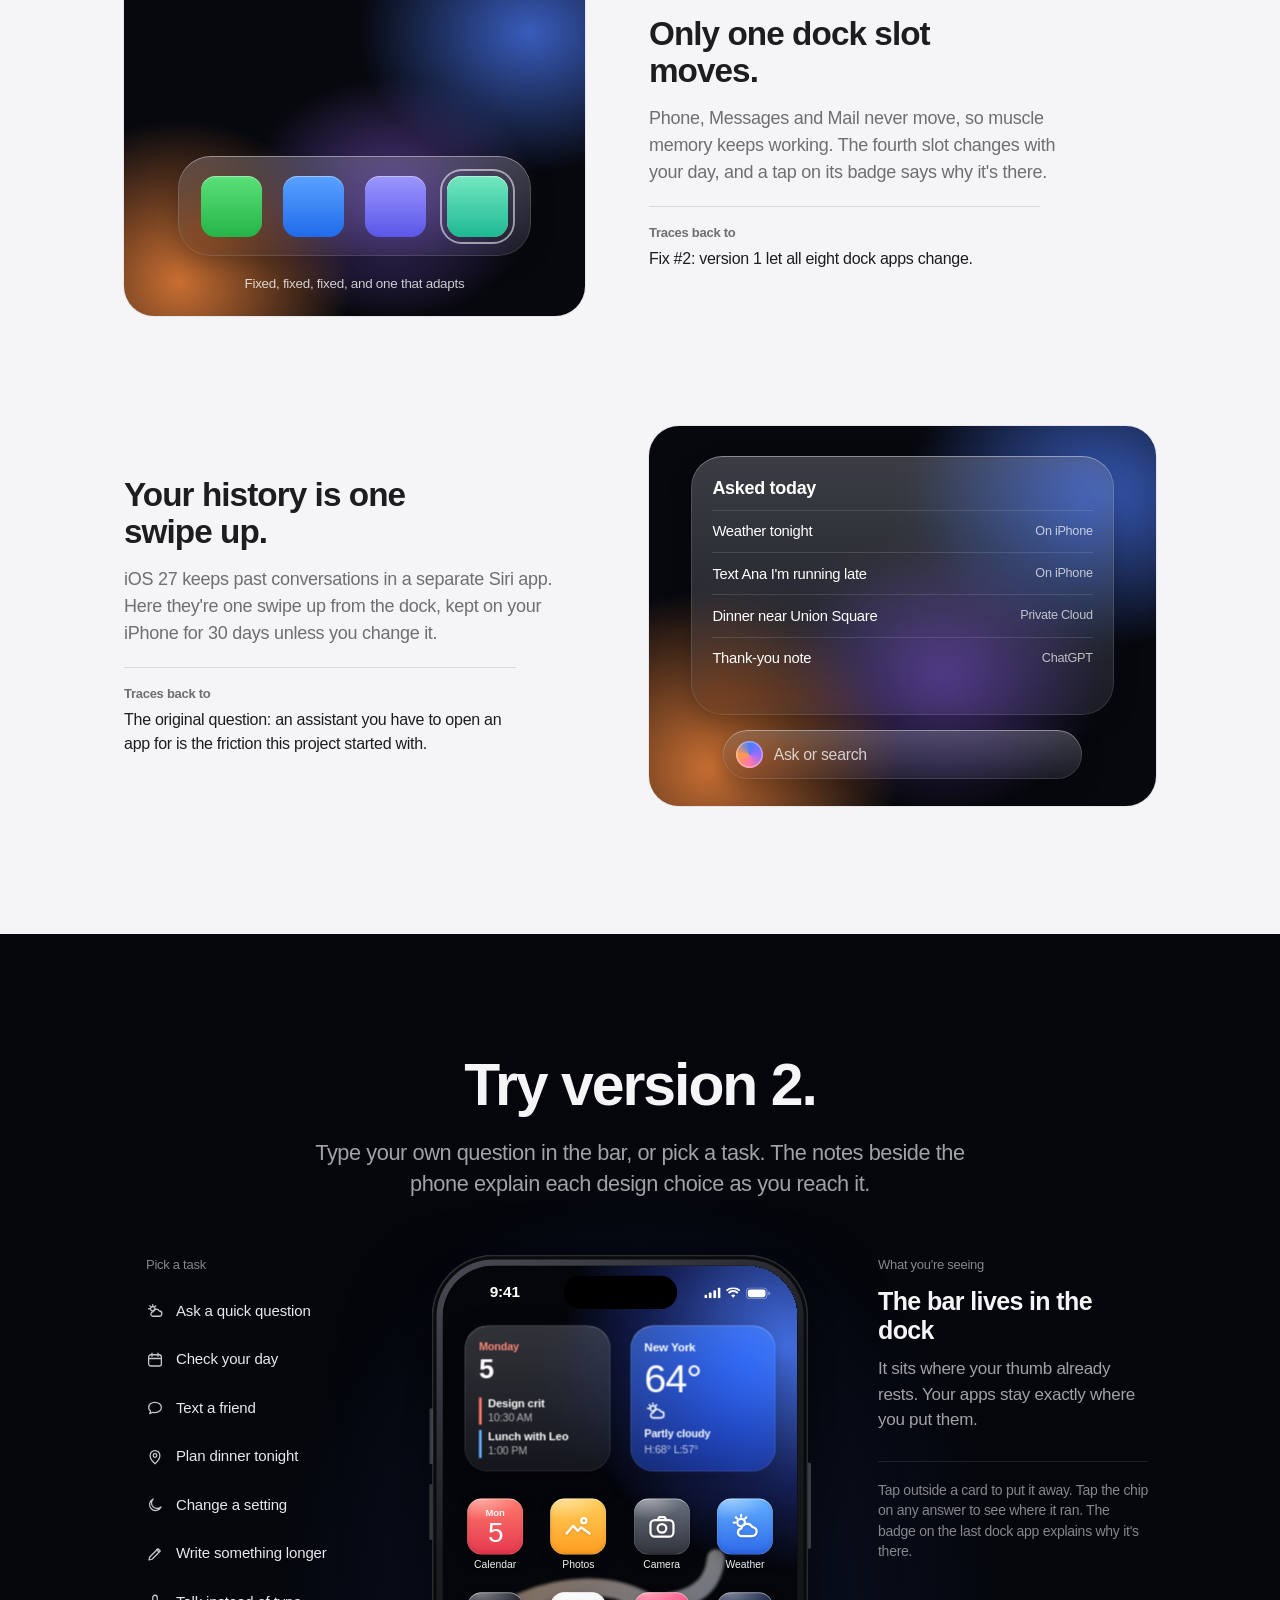
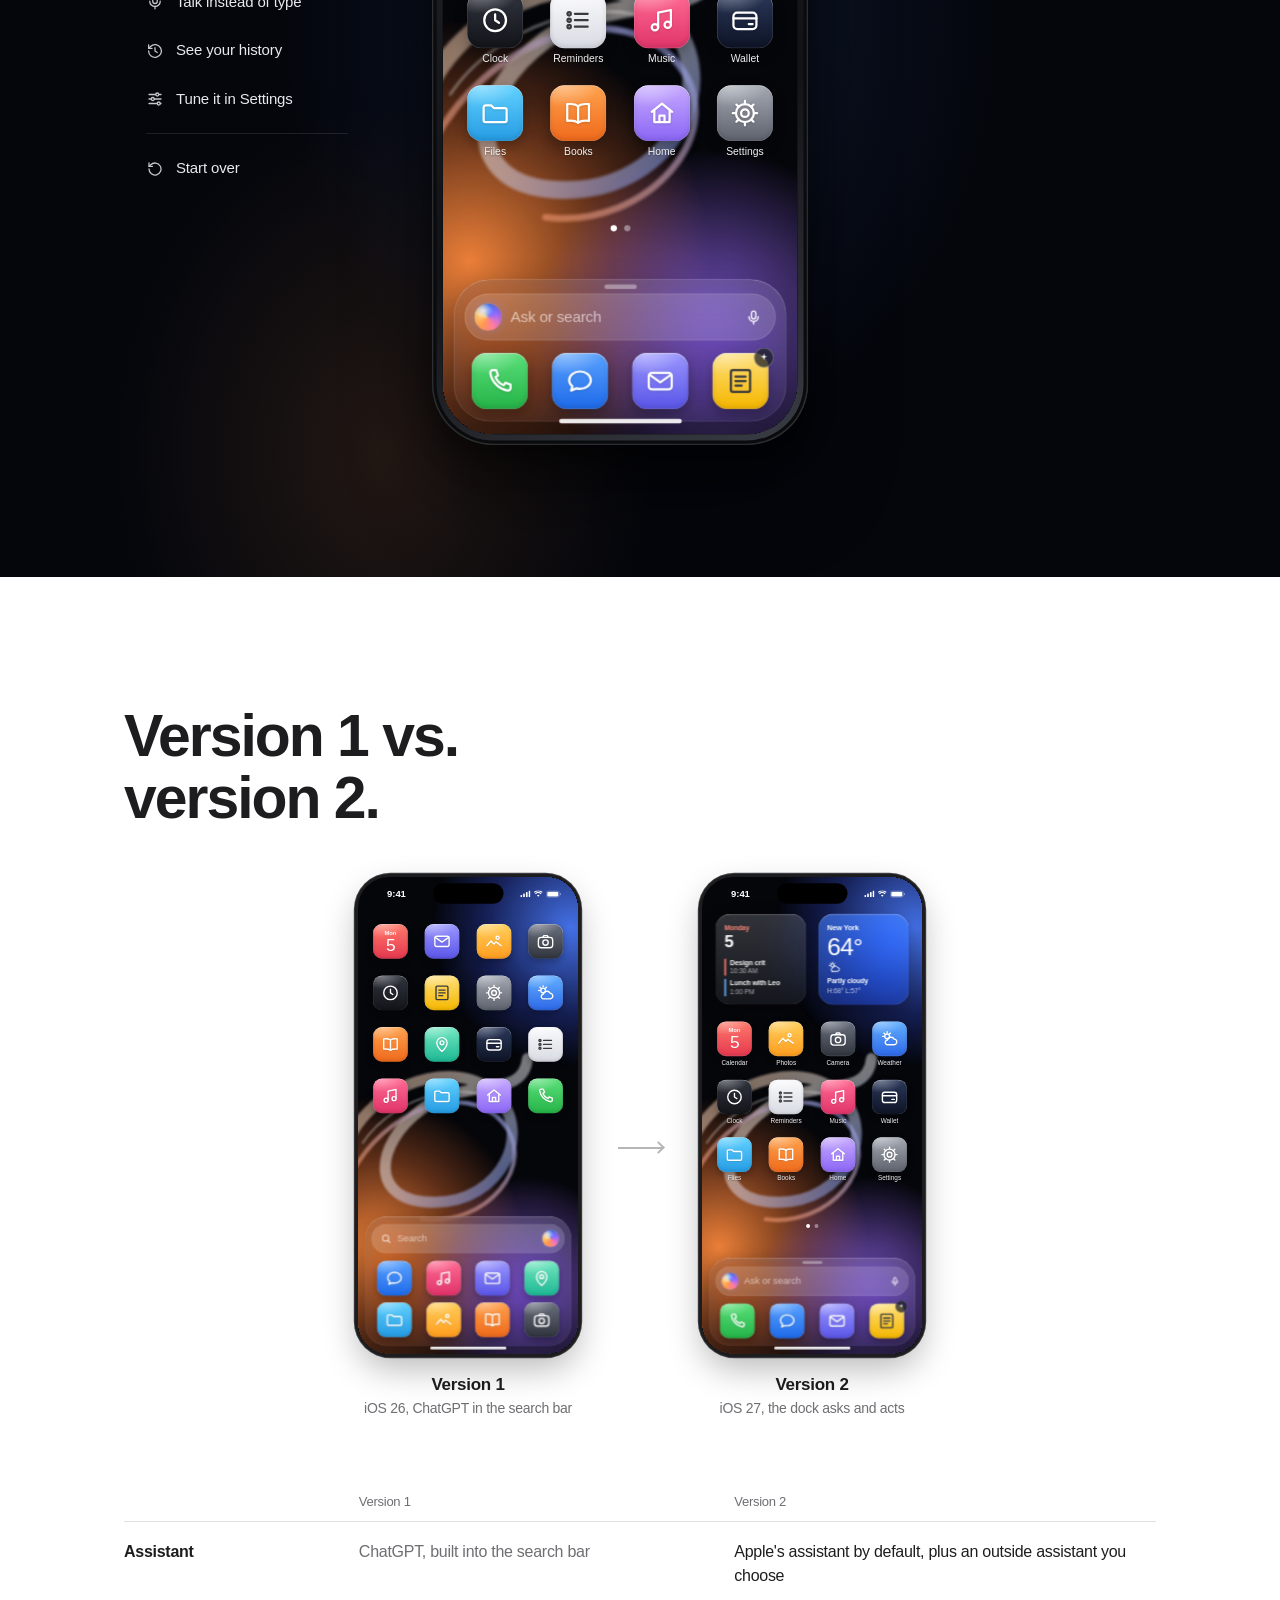
<file: work/ai-native-ios/index.html>
<!DOCTYPE html>
<html lang="en">
<head>
<meta charset="utf-8">
<meta name="viewport" content="width=device-width, initial-scale=1, viewport-fit=cover">
<title>AI Native iOS</title>
<meta name="description" content="A speculative iOS 27 concept by Matias Indacochea: the assistant moves into the dock, answers land on the home screen, and nothing acts without a preview.">
<style>
:root{
  --paper:#F5F5F7; --paper-2:#FFFFFF; --ink:#1D1D1F; --muted:#6E6E73; --rule:rgba(0,0,0,.12);
  --link:#0066CC; --cta:#0071E3; --tile-edge:rgba(0,0,0,.06);
  --night:#04060C; --on-night:#F5F5F7; --on-night-muted:#A1A1A6;
  --ember:#FF9A4D; --tide:#4C7DFF; --violet:#9B6BFF;
  --easy:rgba(52,199,89,.5); --stretch:rgba(255,204,0,.42); --hard:rgba(255,69,58,.3);
  color-scheme:light dark;
  box-sizing:border-box;
  padding-top:env(safe-area-inset-top,0px);
  padding-bottom:env(safe-area-inset-bottom,0px);
}
@media (prefers-color-scheme:dark){
  :root:not([data-theme="light"]){
    --paper:#000; --paper-2:#101012; --ink:#F5F5F7; --muted:#A1A1A6; --rule:rgba(255,255,255,.16);
    --link:#2997FF; --tile-edge:rgba(255,255,255,.08);
  }
}
:root[data-theme="dark"]{
  --paper:#000; --paper-2:#101012; --ink:#F5F5F7; --muted:#A1A1A6; --rule:rgba(255,255,255,.16);
  --link:#2997FF; --tile-edge:rgba(255,255,255,.08);
}
*,*::before,*::after{box-sizing:inherit}
html{scroll-behavior:smooth;scroll-padding-top:calc(env(safe-area-inset-top,0px) + 60px)}
body{margin:0;background:var(--paper);color:var(--ink);
  font-family:-apple-system,BlinkMacSystemFont,"SF Pro Text","SF Pro Display","Helvetica Neue",Helvetica,Arial,sans-serif;
  font-size:17px;line-height:1.5;letter-spacing:-.016em;-webkit-font-smoothing:antialiased;text-rendering:optimizeLegibility}
img,svg{max-width:100%}
a{color:var(--link)}
button{font:inherit;color:inherit}
:focus-visible{outline:2px solid #2997FF;outline-offset:3px;border-radius:8px}
.wrap{max-width:1080px;margin:0 auto;padding:0 24px}
.sec{padding:128px 0;background:var(--paper)}
.sec.white{background:var(--paper-2)}
.h2{margin:0;font-size:clamp(34px,4.6vw,60px);line-height:1.05;letter-spacing:-.034em;font-weight:700;max-width:17ch;text-wrap:balance}
.h2.sm{font-size:clamp(30px,3.6vw,46px)}
.lead{font-size:clamp(19px,1.7vw,23px);line-height:1.42;color:var(--muted);max-width:56ch;margin:22px 0 0;letter-spacing:-.02em;text-wrap:pretty}
.prose p{max-width:62ch;margin:0 0 18px;text-wrap:pretty}
.prose p:last-child{margin-bottom:0}

/* nav */
.nav{position:sticky;top:env(safe-area-inset-top,0px);z-index:60;background:rgba(14,15,20,.74);
  -webkit-backdrop-filter:saturate(180%) blur(20px);backdrop-filter:saturate(180%) blur(20px);color:#F5F5F7;border-bottom:1px solid rgba(255,255,255,.08)}
.nav-in{height:52px;display:flex;align-items:center;gap:26px;max-width:1180px;margin:0 auto;padding:0 24px;overflow-x:auto;scrollbar-width:none}
.nav-in::-webkit-scrollbar{display:none}
.nav a{color:inherit;text-decoration:none;font-size:13px;opacity:.78;white-space:nowrap}
.nav a:hover{opacity:1}
.nav .brand{font-weight:600;font-size:16px;opacity:1;margin-right:auto;letter-spacing:-.02em}
.film-btn{border:0;background:#F5F5F7;color:#000;border-radius:980px;padding:5px 13px;font-size:12px;font-weight:600;cursor:pointer;white-space:nowrap}
@media (max-width:720px){.nav .nv-o{display:none}}

/* hero */
.hero{color:#F5F5F7;overflow:hidden;position:relative;
  background:radial-gradient(55% 60% at 82% 42%,rgba(76,125,255,.30),transparent 70%),
             radial-gradient(45% 55% at 8% 96%,rgba(255,154,77,.22),transparent 70%),
             radial-gradient(40% 40% at 60% 100%,rgba(155,107,255,.18),transparent 70%),var(--night)}
.hero-in{max-width:1180px;margin:0 auto;padding:64px 24px 72px;display:grid;grid-template-columns:minmax(0,1fr) minmax(0,440px);gap:48px;align-items:center}
.hero h1{margin:0;font-size:clamp(46px,6.4vw,92px);line-height:.98;letter-spacing:-.045em;font-weight:700;max-width:10.5ch;text-wrap:balance}
.hero-sub{font-size:clamp(19px,1.6vw,22px);line-height:1.45;color:#C7C7CC;max-width:34ch;margin:28px 0 0;letter-spacing:-.02em}
.hero-ctas{display:flex;flex-wrap:wrap;gap:12px;margin-top:36px}
.cta{display:inline-flex;align-items:center;gap:9px;height:50px;padding:0 24px;border-radius:980px;font-weight:600;font-size:17px;text-decoration:none;cursor:pointer;border:0;letter-spacing:-.01em}
.cta.pri{background:var(--cta);color:#fff}
.cta.pri:hover{background:#0077ED}
.cta.ghost{background:rgba(255,255,255,.08);color:#fff;box-shadow:inset 0 0 0 1px rgba(255,255,255,.22)}
.cta.ghost:hover{background:rgba(255,255,255,.14)}
.cta svg{width:15px;height:15px}
.hero-dev{display:flex;flex-direction:column;align-items:center;width:100%}
.cap{min-height:52px;margin:22px 0 0;font-size:16px;line-height:1.4;color:#C7C7CC;text-align:center;max-width:32ch;transition:opacity .35s}
/* the hero plays the film on a loop: its chapter above the phone, progress and a pause button under it */
.hero-chap{min-height:26px;margin:0 0 16px;font-size:18px;font-weight:600;letter-spacing:-.015em;color:#F5F5F7;text-align:center;text-wrap:balance;transition:opacity .3s}
.hero-chap.fade{opacity:0}
.hero-film{display:flex;align-items:center;gap:14px;margin-top:18px}
.hero-dots{display:flex;gap:6px}
.hero-dots i{display:block;width:20px;height:3px;border-radius:2px;background:rgba(255,255,255,.16);transition:background .35s}
.hero-dots i.done{background:rgba(255,255,255,.45)}
.hero-dots i.cur{background:#fff}
.hero-pause{display:grid;place-items:center;width:30px;height:30px;padding:0;border:0;border-radius:50%;background:rgba(255,255,255,.1);color:#fff;cursor:pointer;transition:background .2s}
.hero-pause:hover{background:rgba(255,255,255,.18)}
.hero-pause svg{width:12px;height:12px}
.hero-film+.cap{margin-top:12px}
.cap.fade{opacity:0}
@media (max-width:880px){
  .hero-in{grid-template-columns:1fr;gap:40px;padding-top:48px}
  .hero h1{max-width:12ch}
}

/* overview */
.two{display:grid;grid-template-columns:minmax(0,1fr) minmax(0,1.15fr);gap:64px;align-items:start}
@media (max-width:880px){.two{grid-template-columns:1fr;gap:28px}}
.meta{display:grid;grid-template-columns:repeat(4,minmax(0,1fr));gap:24px;margin:72px auto 0;padding-top:28px;border-top:1px solid var(--rule)}
.meta div{min-width:0}
.meta dt{font-size:13px;color:var(--muted);margin-bottom:6px}
.meta dd{margin:0;font-size:16px;font-weight:500;line-height:1.35}
@media (max-width:720px){.meta{grid-template-columns:repeat(2,minmax(0,1fr))}}

/* landscape */
.land-cols{display:grid;grid-template-columns:1fr 1fr;gap:40px;margin-top:40px}
.land-cols p{margin:0;font-size:19px;line-height:1.5;color:var(--muted);max-width:44ch}
.land-cols p b{color:var(--ink);font-weight:600}
@media (max-width:760px){.land-cols{grid-template-columns:1fr;gap:18px}}
.reach{margin:72px 0 0}
.reach-row{display:flex;justify-content:center;gap:clamp(28px,8vw,120px);flex-wrap:wrap}
.rp{display:flex;flex-direction:column;align-items:center;gap:22px}
.rp-ph{position:relative;width:min(232px,40vw);aspect-ratio:9/19.3;border-radius:17%/8%;background:#0b0c10;
  box-shadow:0 0 0 7px #1d1d1f,0 0 0 8px #3a3a3e,0 30px 60px rgba(0,0,0,.18);overflow:hidden}
.rp-heat{position:absolute;inset:0;opacity:0;transition:opacity 1.1s .25s;
  background:radial-gradient(circle at 76% 103%,rgba(52,199,89,.46) 0,rgba(52,199,89,.34) 30%,rgba(255,204,0,.24) 43%,rgba(255,204,0,.16) 56%,rgba(255,69,58,.14) 68%,rgba(255,69,58,.1) 100%)}
.reach.in .rp-heat{opacity:1}
.rp-grid{position:absolute;left:12%;right:12%;top:16%;display:grid;grid-template-columns:repeat(4,1fr);gap:14%;row-gap:9%}
.rp-grid i{aspect-ratio:1;border-radius:24%;background:rgba(255,255,255,.18)}
.rp-isl{position:absolute;top:2.4%;left:50%;width:30%;height:4.2%;margin-left:-15%;border-radius:20px;background:#000;box-shadow:0 0 0 1px rgba(255,255,255,.06)}
.rp-ask{position:absolute;left:8%;right:8%;height:6.4%;border-radius:999px;display:flex;align-items:center;gap:7px;padding:0 10px;
  font-size:11px;color:#fff;background:rgba(255,255,255,.2);-webkit-backdrop-filter:blur(10px);backdrop-filter:blur(10px);box-shadow:inset 0 0 0 1px rgba(255,255,255,.35),0 0 0 3px rgba(255,255,255,.0);white-space:nowrap}
.rp-ask.top{top:8.6%}
.rp-ask.bot{bottom:5%}
.rp-ask .dot{width:12px;height:12px;border-radius:50%;flex:none;background:conic-gradient(from 0deg,#4C7DFF,#9B6BFF,#FF7AA8,#FF9A4D,#4C7DFF)}
.reach.in .rp-ask{animation:askPing 2.4s 1.2s ease-out 2}
@keyframes askPing{0%{box-shadow:inset 0 0 0 1px rgba(255,255,255,.35),0 0 0 0 rgba(255,255,255,.55)}100%{box-shadow:inset 0 0 0 1px rgba(255,255,255,.35),0 0 0 14px rgba(255,255,255,0)}}
.rp-thumb{position:absolute;inset:0;width:100%;height:100%;pointer-events:none}
.rp-thumb path{fill:none;stroke:#fff;stroke-width:1.6;stroke-dasharray:4 5;opacity:.75;stroke-dashoffset:0}
.rp-l{margin:0;text-align:center;font-size:17px;color:var(--muted);max-width:24ch;line-height:1.35}
.rp-l b{display:block;color:var(--ink);font-size:19px;margin-bottom:2px}
.reach figcaption{display:flex;flex-wrap:wrap;justify-content:center;gap:10px 22px;margin-top:40px;font-size:14px;color:var(--muted)}
.lg{display:inline-flex;align-items:center;gap:8px}
.lg::before{content:"";width:12px;height:12px;border-radius:4px;background:var(--c)}
.lg.e{--c:rgba(52,199,89,.8)} .lg.s{--c:rgba(255,204,0,.85)} .lg.h{--c:rgba(255,69,58,.7)}
.reach figcaption .note{flex-basis:100%;text-align:center}

/* prototype section */
.proto{background:var(--night);color:#F5F5F7;padding:120px 0 132px;position:relative;overflow:hidden}
.proto::before{content:"";position:absolute;inset:0;pointer-events:none;
  background:radial-gradient(40% 50% at 50% 55%,rgba(76,125,255,.16),transparent 70%),radial-gradient(30% 40% at 30% 90%,rgba(255,154,77,.12),transparent 70%)}
.proto .h2,.proto .lead{position:relative}
.proto .lead{color:#A1A1A6}
.center{text-align:center}
.center .h2,.center .lead{margin-left:auto;margin-right:auto}
.proto-grid{position:relative;display:grid;grid-template-columns:230px minmax(0,420px) 270px;gap:48px;justify-content:center;align-items:start;max-width:1240px;margin:56px auto 0;padding:0 24px}
.rail{position:sticky;top:88px;display:flex;flex-direction:column;gap:4px}
.rail-h{font-size:13px;color:#86868B;margin:0 0 10px 14px}
.rail button{display:flex;align-items:center;gap:12px;border:0;background:transparent;text-align:left;padding:11px 14px;border-radius:14px;font-size:15px;color:#E8E8ED;cursor:pointer;letter-spacing:-.01em}
.rail button:hover{background:rgba(255,255,255,.06)}
.rail button.on{background:rgba(255,255,255,.12);color:#fff}
.rail button svg{width:18px;height:18px;flex:none;stroke:currentColor;fill:none;stroke-width:1.7;stroke-linecap:round;stroke-linejoin:round;opacity:.85}
.rail hr{border:0;border-top:1px solid rgba(255,255,255,.1);margin:8px 14px}
.proto-dev{display:flex;justify-content:center;width:100%}
.notes{position:sticky;top:88px}
.n-k{font-size:13px;color:#86868B;margin:0 0 12px}
.n-t{margin:0;font-size:25px;line-height:1.15;letter-spacing:-.025em;font-weight:600;transition:opacity .25s}
.n-b{margin:12px 0 0;color:#A1A1A6;font-size:17px;line-height:1.5;transition:opacity .25s}
.notes.swap .n-t,.notes.swap .n-b{opacity:0}
.n-hint{margin:28px 0 0;padding-top:18px;border-top:1px solid rgba(255,255,255,.1);font-size:14px;color:#86868B;line-height:1.45}
@media (max-width:1120px){
  .proto-grid{grid-template-columns:minmax(0,420px);gap:28px}
  .rail{position:static;flex-direction:row;overflow-x:auto;gap:8px;padding-bottom:6px;scrollbar-width:none;order:0}
  .rail::-webkit-scrollbar{display:none}
  .rail-h,.rail hr{display:none}
  .rail button{flex:none;background:rgba(255,255,255,.07);border-radius:999px;padding:9px 14px;font-size:14px}
  .proto-dev{order:1}
  .notes{position:static;order:2;text-align:center;max-width:420px;margin:0 auto}
}

/* decisions */
.dec{display:flex;flex-direction:column;gap:110px;margin-top:88px}
.dec-row{display:grid;grid-template-columns:minmax(0,1fr) minmax(0,1.1fr);gap:64px;align-items:center}
.dec-row:nth-child(even) .dec-txt{order:2}
.dec-txt h3{margin:0;font-size:clamp(26px,2.6vw,34px);line-height:1.12;letter-spacing:-.028em;font-weight:700;max-width:16ch}
.dec-txt p{margin:16px 0 0;color:var(--muted);font-size:18px;line-height:1.5;max-width:44ch}
.dec-txt .why{color:var(--ink);font-size:16px;padding-top:16px;margin-top:20px;border-top:1px solid var(--rule)}
@media (max-width:860px){.dec-row{grid-template-columns:1fr;gap:28px}.dec-row:nth-child(even) .dec-txt{order:0}.dec{gap:80px}}

/* animated tiles */
.tile{position:relative;aspect-ratio:4/3;border-radius:30px;overflow:hidden;container-type:inline-size;color:#fff;
  font-family:-apple-system,BlinkMacSystemFont,"SF Pro Text","Helvetica Neue",Arial,sans-serif;
  background:radial-gradient(60% 75% at 12% 90%,rgba(255,140,60,.78),transparent 62%),
             radial-gradient(60% 65% at 88% 18%,rgba(76,125,255,.72),transparent 62%),
             radial-gradient(45% 50% at 58% 66%,rgba(155,107,255,.5),transparent 70%),#07080E;
  box-shadow:0 0 0 1px var(--tile-edge)}
.tile{--u:calc(100cqw / 480)}
.tg{background:linear-gradient(180deg,rgba(255,255,255,.2),rgba(255,255,255,.06)),rgba(24,26,34,.32);
  -webkit-backdrop-filter:blur(14px) saturate(160%);backdrop-filter:blur(14px) saturate(160%);
  box-shadow:inset 0 1px 0 rgba(255,255,255,.32),inset 0 0 0 1px rgba(255,255,255,.12),0 8px 24px rgba(0,0,0,.25)}
.t-grid{position:absolute;left:calc(var(--u)*92);right:calc(var(--u)*92);top:calc(var(--u)*34);display:grid;grid-template-columns:repeat(4,1fr);gap:calc(var(--u)*26)}
.t-ico{aspect-ratio:1;border-radius:24%;background:linear-gradient(180deg,var(--a),var(--b));box-shadow:inset 0 1px 0 rgba(255,255,255,.4)}
.t-bar{position:absolute;left:calc(var(--u)*70);right:calc(var(--u)*70);bottom:calc(var(--u)*26);height:calc(var(--u)*46);border-radius:999px;display:flex;align-items:center;gap:calc(var(--u)*10);padding:0 calc(var(--u)*12);font-size:calc(var(--u)*15);color:rgba(255,255,255,.75)}
.t-orb{width:calc(var(--u)*26);height:calc(var(--u)*26);border-radius:50%;flex:none;background:conic-gradient(from 0deg,#4C7DFF,#9B6BFF,#FF7AA8,#FF9A4D,#4C7DFF);box-shadow:inset 0 0 0 calc(var(--u)*1.5) rgba(255,255,255,.35)}
.t-card{position:absolute;left:calc(var(--u)*70);right:calc(var(--u)*70);border-radius:calc(var(--u)*26);padding:calc(var(--u)*16)}
.t-head{display:flex;align-items:center;gap:calc(var(--u)*8);font-size:calc(var(--u)*15);font-weight:600}
.t-head .t-orb{width:calc(var(--u)*18);height:calc(var(--u)*18)}
.t-chip{margin-left:auto;font-size:calc(var(--u)*11.5);font-weight:500;padding:calc(var(--u)*4) calc(var(--u)*9);border-radius:999px;background:rgba(255,255,255,.16);white-space:nowrap}
.t-line{height:calc(var(--u)*9);border-radius:9px;background:rgba(255,255,255,.28);margin-top:calc(var(--u)*11)}
.t-big{font-size:calc(var(--u)*40);font-weight:600;letter-spacing:-.03em;margin-top:calc(var(--u)*6)}
.t-btns{display:flex;gap:calc(var(--u)*8);margin-top:calc(var(--u)*14)}
.t-btn{flex:1;height:calc(var(--u)*36);border-radius:999px;display:grid;place-items:center;font-size:calc(var(--u)*14);font-weight:600;background:rgba(255,255,255,.16)}
.t-btn.pri{background:#fff;color:#000}
.t-touch{position:absolute;width:calc(var(--u)*40);height:calc(var(--u)*40);border-radius:50%;background:rgba(255,255,255,.4);box-shadow:0 0 0 2px rgba(255,255,255,.7);opacity:0;transform:translate(-50%,-50%)}
.t-cap{position:absolute;left:0;right:0;bottom:calc(var(--u)*18);text-align:center;font-size:calc(var(--u)*15);color:rgba(255,255,255,.85)}

/* tile A: answers land on the home screen */
.tA .t-grid{animation:tAdim 6s infinite}
.tA .t-card{bottom:calc(var(--u)*86);animation:tArise 6s infinite}
@keyframes tArise{0%,14%{opacity:0;transform:translateY(calc(var(--u)*34)) scale(.96)}24%,76%{opacity:1;transform:none}88%,100%{opacity:0;transform:translateY(calc(var(--u)*24)) scale(.97)}}
@keyframes tAdim{0%,14%{filter:none}24%,76%{filter:brightness(.62)}88%,100%{filter:none}}

/* tile B: preview then undo */
.tB .t-card{bottom:calc(var(--u)*40);animation:tBcard 7s infinite}
.tB .t-msg{margin-top:calc(var(--u)*12);padding:calc(var(--u)*12) calc(var(--u)*14);border-radius:calc(var(--u)*18);background:rgba(255,255,255,.14);font-size:calc(var(--u)*15);line-height:1.35}
.tB .t-touch{left:72%;top:calc(100% - var(--u)*76);animation:tBtap 7s infinite}
.tB .t-toast{position:absolute;left:50%;top:calc(var(--u)*30);transform:translateX(-50%);display:flex;align-items:center;gap:calc(var(--u)*10);padding:calc(var(--u)*10) calc(var(--u)*12) calc(var(--u)*10) calc(var(--u)*16);border-radius:999px;font-size:calc(var(--u)*14);white-space:nowrap;opacity:0;animation:tBtoast 7s infinite}
.tB .t-toast b{font-weight:600}
.t-undo{display:inline-flex;align-items:center;gap:calc(var(--u)*6);padding:calc(var(--u)*6) calc(var(--u)*12);border-radius:999px;background:rgba(255,255,255,.18);font-weight:600}
.t-ring{width:calc(var(--u)*16);height:calc(var(--u)*16)}
.t-ring circle{fill:none;stroke:#fff;stroke-width:2.4;stroke-dasharray:44;stroke-dashoffset:0;transform:rotate(-90deg);transform-origin:center;animation:tBring 7s infinite linear}
@keyframes tBcard{0%,6%{opacity:0;transform:translateY(calc(var(--u)*24))}14%,36%{opacity:1;transform:none}44%,100%{opacity:0;transform:translateY(calc(var(--u)*-10)) scale(.94)}}
@keyframes tBtap{0%,28%{opacity:0;transform:translate(-50%,-50%) scale(.6)}31%{opacity:1;transform:translate(-50%,-50%) scale(1)}36%,100%{opacity:0;transform:translate(-50%,-50%) scale(1.4)}}
@keyframes tBtoast{0%,40%{opacity:0;transform:translate(-50%,calc(var(--u)*-16))}46%,88%{opacity:1;transform:translate(-50%,0)}95%,100%{opacity:0;transform:translate(-50%,calc(var(--u)*-16))}}
@keyframes tBring{0%,44%{stroke-dashoffset:0}88%,100%{stroke-dashoffset:44}}

/* tile C: where it thinks */
.tC .t-card{top:calc(var(--u)*70)}
.tC .t-chip{position:relative;min-width:calc(var(--u)*108);height:calc(var(--u)*24);padding:0;background:transparent}
.tC .t-chip span{position:absolute;inset:0;display:flex;align-items:center;justify-content:center;gap:calc(var(--u)*5);border-radius:999px;background:rgba(255,255,255,.18);opacity:0;animation:tCcyc 9s infinite}
.tC .t-chip span:nth-child(2),.tC .t-say span:nth-child(2){animation-delay:3s}
.tC .t-chip span:nth-child(3),.tC .t-say span:nth-child(3){animation-delay:6s}
.tC .t-say{position:absolute;left:calc(var(--u)*40);right:calc(var(--u)*40);bottom:calc(var(--u)*34);height:calc(var(--u)*48)}
.tC .t-say span{position:absolute;inset:0;text-align:center;font-size:calc(var(--u)*16);line-height:1.4;opacity:0;animation:tCcyc 9s infinite}
@keyframes tCcyc{0%{opacity:0}4%,30%{opacity:1}34%,100%{opacity:0}}

/* tile D: one slot moves */
.tD .t-dock{position:absolute;left:calc(var(--u)*56);right:calc(var(--u)*56);bottom:calc(var(--u)*62);height:calc(var(--u)*104);border-radius:calc(var(--u)*34);display:grid;grid-template-columns:repeat(4,1fr);gap:calc(var(--u)*22);padding:0 calc(var(--u)*24);align-items:center}
.tD .t-slot{position:relative;aspect-ratio:1}
.tD .t-slot .t-ico{position:absolute;inset:0;animation:tDswap 7s infinite}
.tD .t-slot .t-ico:nth-child(2){animation-delay:3.5s}
.tD .t-slot::after{content:"";position:absolute;inset:calc(var(--u)*-5);border-radius:28%;box-shadow:0 0 0 calc(var(--u)*2) rgba(255,255,255,.55)}
.tD .t-pill{position:absolute;right:calc(var(--u)*40);top:calc(var(--u)*118);padding:calc(var(--u)*9) calc(var(--u)*14);border-radius:999px;font-size:calc(var(--u)*14);white-space:nowrap;opacity:0;animation:tDswap 7s infinite}
.tD .t-pill:nth-of-type(2){animation-delay:3.5s}
.tD .t-fix{position:absolute;left:0;right:0;bottom:calc(var(--u)*22);text-align:center;font-size:calc(var(--u)*14);color:rgba(255,255,255,.78)}
@keyframes tDswap{0%{opacity:0;transform:scale(.8)}6%,44%{opacity:1;transform:none}50%,100%{opacity:0;transform:scale(.85)}}

/* tile E: history one swipe up */
.tE .t-bar{z-index:2}
.tE .t-sheet{position:absolute;left:calc(var(--u)*40);right:calc(var(--u)*40);top:calc(var(--u)*28);bottom:calc(var(--u)*86);border-radius:calc(var(--u)*30);padding:calc(var(--u)*18) calc(var(--u)*20);animation:tEsheet 7s infinite}
.tE .t-sheet h4{margin:0 0 calc(var(--u)*8);font-size:calc(var(--u)*17);font-weight:600}
.tE .t-row{display:flex;align-items:center;gap:calc(var(--u)*10);padding:calc(var(--u)*9) 0;border-top:1px solid rgba(255,255,255,.12);font-size:calc(var(--u)*14)}
.tE .t-row span{opacity:.7;margin-left:auto;font-size:calc(var(--u)*12)}
.tE .t-swipe{position:absolute;left:50%;bottom:calc(var(--u)*40);width:calc(var(--u)*36);height:calc(var(--u)*36);margin-left:calc(var(--u)*-18);border-radius:50%;background:rgba(255,255,255,.45);opacity:0;animation:tEswipe 7s infinite}
@keyframes tEsheet{0%,16%{transform:translateY(105%);opacity:.0}26%,74%{transform:none;opacity:1}86%,100%{transform:translateY(105%);opacity:0}}
@keyframes tEswipe{0%,6%{opacity:0;transform:translateY(0)}9%{opacity:1}18%{opacity:0;transform:translateY(calc(var(--u)*-90))}100%{opacity:0}}

@media (prefers-reduced-motion:reduce){
  .tile *{animation:none!important}
  .tB .t-toast,.tB .t-touch,.tE .t-swipe,.tD .t-slot .t-ico:nth-child(2),.tD .t-pill:nth-of-type(2){opacity:0!important}
  .tC .t-chip span:first-child,.tC .t-say span:first-child,.tD .t-slot .t-ico:first-child,.tD .t-pill:first-of-type{opacity:1}
}

/* research: timeline */
.tl{list-style:none;margin:72px 0 0;padding:0;display:grid;grid-template-columns:repeat(8,minmax(0,1fr));gap:0;position:relative}
.tl::before{content:"";position:absolute;left:0;right:0;top:9px;height:2px;background:linear-gradient(90deg,var(--rule),var(--rule) 80%,rgba(76,125,255,.8))}
.tl li{position:relative;padding:34px 14px 0 0}
.tl li::before{content:"";position:absolute;left:0;top:3px;width:14px;height:14px;border-radius:50%;background:var(--paper-2);box-shadow:inset 0 0 0 2px var(--muted)}
.tl li.now::before{box-shadow:inset 0 0 0 2px var(--ink);background:var(--ink)}
.tl li.idea::before{background:conic-gradient(from 0deg,#4C7DFF,#9B6BFF,#FF7AA8,#FF9A4D,#4C7DFF);box-shadow:none}
.tl .yr{font-size:14px;color:var(--muted)}
.tl b{display:block;font-size:17px;letter-spacing:-.02em;margin-top:2px}
.tl p{margin:8px 0 0;font-size:14px;line-height:1.42;color:var(--muted)}
@media (max-width:900px){
  .tl{grid-template-columns:1fr;gap:0}
  .tl::before{left:6px;right:auto;top:0;bottom:0;width:2px;height:auto;background:var(--rule)}
  .tl li{padding:0 0 28px 36px}
  .tl li::before{top:4px}
  .tl p{max-width:44ch}
}

/* research: listening matrix */
.mx{margin-top:56px;border-top:1px solid var(--rule)}
.mx-h,.mx-r{display:grid;grid-template-columns:minmax(0,.9fr) minmax(0,1.3fr) minmax(0,1.3fr);gap:28px;padding:22px 0;border-bottom:1px solid var(--rule)}
.mx-h{font-size:13px;color:var(--muted);padding:14px 0}
.mx-src b{display:block;font-size:18px;letter-spacing:-.02em}
.mx-src span{font-size:14px;color:var(--muted)}
.mx-src em{display:block;font-style:normal;font-size:14px;color:var(--ink);margin-top:10px;max-width:24ch;line-height:1.4}
.pills{display:flex;flex-wrap:wrap;gap:8px;align-content:flex-start}
.pill{display:inline-flex;align-items:center;gap:7px;font-size:14px;line-height:1.2;padding:7px 12px;border-radius:999px;background:var(--paper-2);box-shadow:0 0 0 1px var(--tile-edge)}
.sec.white .pill{background:var(--paper)}
.pill::before{content:"";width:7px;height:7px;border-radius:50%;background:var(--c);flex:none}
.pill.p{--c:#34C759}.pill.n{--c:#FF9F0A}
@media (max-width:760px){.mx-h{display:none}.mx-r{grid-template-columns:1fr;gap:12px}}
.take{margin:64px 0 0;padding:44px 0;border-top:1px solid var(--rule);border-bottom:1px solid var(--rule)}
.take-q{margin:0;font-size:clamp(26px,3vw,40px);line-height:1.15;letter-spacing:-.03em;font-weight:600;max-width:22ch;text-wrap:balance}
.map{margin-top:48px;display:flex;flex-direction:column;gap:0}
.map-r{display:grid;grid-template-columns:minmax(0,.8fr) 48px minmax(0,1.6fr);align-items:center;gap:16px;padding:18px 0;border-bottom:1px solid var(--rule)}
.map-r:last-child{border-bottom:0}
.map-f{font-size:19px;font-weight:600;letter-spacing:-.02em}
.map-a{height:2px;background:var(--rule);position:relative}
.map-a::after{content:"";position:absolute;right:-1px;top:-4px;border:5px solid transparent;border-left:7px solid var(--muted);border-right:0}
.map-d{font-size:17px;color:var(--muted);line-height:1.45}
.map-h{display:grid;grid-template-columns:minmax(0,.8fr) 48px minmax(0,1.6fr);gap:16px;font-size:13px;color:var(--muted);padding-bottom:8px;border-bottom:1px solid var(--rule)}
@media (max-width:700px){.map-r,.map-h{grid-template-columns:1fr}.map-a{display:none}.map-h span:nth-child(2){display:none}}

/* process */
.proc{list-style:none;margin:72px 0 0;padding:0;display:grid;grid-template-columns:repeat(5,minmax(0,1fr));gap:22px;counter-reset:st}
.proc li{counter-increment:st}
.mini{position:relative;width:100%;max-width:150px;aspect-ratio:9/19;border-radius:18%/8.5%;overflow:hidden;margin-bottom:22px}
.proc h3{margin:0;font-size:18px;letter-spacing:-.02em;font-weight:600}
.proc h3::before{content:counter(st) ". ";color:var(--muted);font-weight:500}
.proc p{margin:8px 0 0;font-size:15px;line-height:1.45;color:var(--muted)}
.proc .tools{font-size:13px;margin-top:10px;color:var(--ink);opacity:.8}
@media (max-width:900px){.proc{grid-template-columns:repeat(5,minmax(160px,1fr));overflow-x:auto;padding-bottom:12px;scroll-snap-type:x mandatory}.proc li{scroll-snap-align:start}}
.m-mood{background:transparent;display:grid;grid-template-columns:repeat(3,1fr);gap:6px;padding:0;border-radius:14px}
.m-mood i{border-radius:8px;background:var(--c)}
.m-sketch{background:#fff;box-shadow:inset 0 0 0 2px #2b2b2e;transform:rotate(-2deg)}
.m-sketch .mg{position:absolute;left:14%;right:14%;top:14%;display:grid;grid-template-columns:repeat(4,1fr);gap:10%;row-gap:6%}
.m-sketch .mg i{aspect-ratio:1;border-radius:26%;box-shadow:inset 0 0 0 1.5px #2b2b2e}
.m-sketch .mb{position:absolute;left:10%;right:10%;bottom:6%;height:18%;border-radius:18px;box-shadow:inset 0 0 0 1.5px #2b2b2e}
.m-wire{background:#1c1c1e;box-shadow:inset 0 0 0 3px #2c2c2e}
.m-wire .mg{position:absolute;left:14%;right:14%;top:14%;display:grid;grid-template-columns:repeat(4,1fr);gap:10%;row-gap:6%}
.m-wire .mg i{aspect-ratio:1;border-radius:24%;background:#d1d1d6}
.m-wire .mb{position:absolute;left:8%;right:8%;bottom:5%;height:19%;border-radius:18px;background:#8e8e93}
.m-final,.m-live{background:radial-gradient(70% 50% at 20% 85%,rgba(255,140,60,.8),transparent 70%),radial-gradient(70% 50% at 80% 25%,rgba(76,125,255,.75),transparent 70%),#07080E;box-shadow:inset 0 0 0 3px #26272c}
.m-final .mg,.m-live .mg{position:absolute;left:14%;right:14%;top:14%;display:grid;grid-template-columns:repeat(4,1fr);gap:10%;row-gap:6%}
.m-final .mg i,.m-live .mg i{aspect-ratio:1;border-radius:26%;background:linear-gradient(180deg,var(--a),var(--b))}
.m-final .mb,.m-live .mb{position:absolute;left:7%;right:7%;bottom:4%;height:20%;border-radius:20px;background:rgba(255,255,255,.18);box-shadow:inset 0 0 0 1px rgba(255,255,255,.3)}
.m-final .mb::before,.m-live .mb::before{content:"";position:absolute;left:8%;right:8%;top:14%;height:30%;border-radius:999px;background:rgba(255,255,255,.22)}
.m-live .mc{position:absolute;left:7%;right:7%;bottom:27%;height:20%;border-radius:16px;background:rgba(255,255,255,.2);box-shadow:inset 0 0 0 1px rgba(255,255,255,.3);animation:mlive 5s infinite}
.m-live .mo{position:absolute;left:12%;bottom:13.4%;width:10%;aspect-ratio:1;border-radius:50%;background:conic-gradient(from 0deg,#4C7DFF,#9B6BFF,#FF7AA8,#FF9A4D,#4C7DFF);animation:spin 4s linear infinite}
@keyframes mlive{0%,15%{opacity:0;transform:translateY(12px)}25%,75%{opacity:1;transform:none}90%,100%{opacity:0}}
@keyframes spin{to{transform:rotate(360deg)}}
.ai-use{margin-top:110px}
.ai-use h3{margin:0;font-size:clamp(26px,2.6vw,34px);letter-spacing:-.028em;line-height:1.12;max-width:14ch}
.ai-use p{margin:0 0 16px;color:var(--muted);font-size:18px;line-height:1.5;max-width:56ch}
.cmp{margin-top:110px}
.cmp h3{margin:0 0 28px;font-size:clamp(26px,2.6vw,34px);letter-spacing:-.028em}
.cmp-r{display:grid;grid-template-columns:minmax(0,.6fr) minmax(0,1fr) minmax(0,1.2fr);gap:24px;padding:18px 0;border-bottom:1px solid var(--rule);font-size:16px;line-height:1.45}
.cmp-r.h{font-size:13px;color:var(--muted);padding:10px 0}
.cmp-r .k{font-weight:600}
.cmp-r .o{color:var(--muted)}
@media (max-width:700px){.cmp-r{grid-template-columns:1fr;gap:4px}.cmp-r.h{display:none}.cmp-r .o::before{content:"Before: ";}.cmp-r .r::before{content:"Now: ";color:var(--muted)}}

/* next */
.qs p{margin:0 0 26px;font-size:18px;line-height:1.5;color:var(--muted);max-width:52ch}
.qs b{display:block;color:var(--ink);font-size:20px;letter-spacing:-.02em;margin-bottom:4px}
.foot{background:var(--paper);padding:40px 0 56px;border-top:1px solid var(--rule);font-size:13px;color:var(--muted)}
.foot p{margin:0;max-width:70ch}

/* film */
.film{position:fixed;inset:0;z-index:100;background:#000;color:#fff;display:flex;flex-direction:column;
  padding-top:env(safe-area-inset-top,0px);padding-bottom:env(safe-area-inset-bottom,0px)}
.film[hidden]{display:none}
.film-top{display:flex;align-items:center;gap:12px;padding:14px 20px;font-size:14px;color:#A1A1A6}
.film-top span{margin-right:auto}
.fbtn{border:0;background:rgba(255,255,255,.12);color:#fff;width:38px;height:38px;border-radius:50%;display:grid;place-items:center;cursor:pointer}
.fbtn:hover{background:rgba(255,255,255,.2)}
.fbtn svg{width:16px;height:16px}
.film-stage{position:relative;flex:1;min-height:0;display:grid;place-items:center;
  background:radial-gradient(45% 55% at 50% 55%,rgba(76,125,255,.2),transparent 70%),radial-gradient(35% 45% at 25% 95%,rgba(255,154,77,.16),transparent 70%)}
.film-title{position:absolute;inset:0;display:flex;flex-direction:column;align-items:center;justify-content:center;text-align:center;padding:24px;opacity:0;transition:opacity .6s;pointer-events:none}
.film-title.show{opacity:1}
.film-title h2{margin:0;font-size:clamp(36px,6vw,80px);line-height:1.02;letter-spacing:-.045em;font-weight:700;max-width:14ch;text-wrap:balance}
.film-title p{margin:18px 0 0;font-size:clamp(17px,1.8vw,24px);color:#A1A1A6}
.film-title .replay{margin-top:32px;pointer-events:auto}
.film-phone{display:flex;flex-direction:column;align-items:center;opacity:0;transition:opacity .6s}
.film-phone.show{opacity:1}
.film-cap{margin-top:18px;font-size:clamp(17px,1.6vw,22px);font-weight:500;letter-spacing:-.02em;min-height:1.5em;text-align:center;transition:opacity .3s}
.film-prog{display:flex;gap:4px;padding:16px 20px 20px}
.film-prog i{flex:1;height:3px;border-radius:2px;background:rgba(255,255,255,.18);position:relative;overflow:hidden}
.film-prog i.done{background:rgba(255,255,255,.75)}
.film-prog i.cur{background:rgba(255,255,255,.45)}

/* ===================== PHONE ===================== */
.mount{display:flex;justify-content:center;width:100%}
.ph-fit{--s:.8;position:relative;width:calc(417px * var(--s));height:calc(876px * var(--s));flex:none}
.phone{position:absolute;left:0;top:0;width:417px;height:876px;transform:scale(var(--s));transform-origin:0 0;border-radius:68px;padding:12px;
  background:linear-gradient(150deg,#4a4d55 0%,#1b1d22 30%,#121317 62%,#3a3d45 100%);
  box-shadow:inset 0 0 0 1.5px rgba(255,255,255,.14),inset 0 0 0 5px #0a0b0d,0 50px 90px rgba(0,0,0,.5),0 18px 30px rgba(0,0,0,.35)}
.phone::before,.phone::after{content:"";position:absolute;width:4px;border-radius:2px;background:linear-gradient(90deg,#2a2c31,#4a4d55)}
.phone::before{left:-3px;top:170px;height:62px;box-shadow:0 84px 0 #33353b}
.phone::after{right:-3px;top:230px;height:96px}
.noint .phone{pointer-events:none}
.ph-screen{--ga:.3;--ease:cubic-bezier(.2,.8,.2,1);--spring:cubic-bezier(.25,1.2,.4,1);
  position:relative;width:393px;height:852px;border-radius:56px;overflow:hidden;background:#000;isolation:isolate;
  font-family:-apple-system,BlinkMacSystemFont,"SF Pro Text","Helvetica Neue",Arial,sans-serif;color:#fff;letter-spacing:-.01em;
  -webkit-user-select:none;user-select:none;-webkit-tap-highlight-color:transparent}
:where(.ph-screen button){border:0;background:none;padding:0;margin:0;cursor:pointer;color:inherit;font:inherit;letter-spacing:inherit;text-align:inherit}
.ph-screen .g{background:linear-gradient(180deg,rgba(255,255,255,.17),rgba(255,255,255,.05)),rgba(22,24,32,var(--ga));
  -webkit-backdrop-filter:blur(24px) saturate(175%);backdrop-filter:blur(24px) saturate(175%);
  box-shadow:inset 0 1px 0 rgba(255,255,255,.3),inset 0 0 0 1px rgba(255,255,255,.11),0 12px 34px rgba(0,0,0,.3)}

/* wallpaper */
.ph-wall{position:absolute;inset:0;z-index:0;background:#05060A;overflow:hidden;transition:opacity 1.2s}
.ph-wall i{position:absolute;border-radius:50%;will-change:transform}
.ph-wall .b1{width:560px;height:560px;left:-250px;top:380px;background:radial-gradient(circle,rgba(255,138,61,.92),rgba(255,120,50,.35) 40%,transparent 68%);animation:drift1 22s ease-in-out infinite alternate}
.ph-wall .b2{width:520px;height:520px;left:120px;top:-170px;background:radial-gradient(circle,rgba(76,125,255,.9),rgba(60,90,255,.3) 42%,transparent 68%);animation:drift2 26s ease-in-out infinite alternate}
.ph-wall .b3{width:420px;height:420px;left:90px;top:520px;background:radial-gradient(circle,rgba(155,107,255,.75),transparent 66%);animation:drift3 30s ease-in-out infinite alternate}
.ph-wall svg{position:absolute;left:-60px;top:110px;width:520px;height:640px;animation:ribbon 40s linear infinite;transform-origin:50% 50%;opacity:.95}
@keyframes drift1{to{transform:translate(90px,-80px) scale(1.12)}}
@keyframes drift2{to{transform:translate(-80px,90px) scale(.92)}}
@keyframes drift3{to{transform:translate(-70px,-120px) scale(1.15)}}
@keyframes ribbon{to{transform:rotate(360deg)}}
.paused .ph-wall *,.paused .orb i{animation-play-state:paused!important}

/* status bar + island */
.ph-status{position:absolute;z-index:20;top:0;left:0;right:0;height:54px;display:flex;align-items:center;justify-content:space-between;padding:6px 30px 0 52px;font-size:17px;font-weight:600;pointer-events:none}
.st-r{display:flex;align-items:center;gap:6px}
.st-r svg{display:block}
.st-r .st-moon,.st-r .st-dot{display:none}
.dnd .st-r .st-moon{display:block}
.mic-on .st-r .st-dot{display:block;width:7px;height:7px;border-radius:50%;background:#FF9F0A;margin-right:2px}
.ph-island{position:absolute;z-index:22;top:11px;left:50%;width:126px;height:37px;margin-left:-63px;border-radius:20px;background:#000;overflow:hidden;
  transition:width .55s var(--spring),height .55s var(--spring),margin-left .55s var(--spring),border-radius .55s var(--spring)}
.ph-island.live{width:369px;height:78px;margin-left:-184.5px;border-radius:40px}
.ph-island.mini{width:196px;margin-left:-98px}
.isl-c{position:absolute;inset:0;display:flex;align-items:center;gap:12px;padding:0 22px 0 18px;opacity:0;transition:opacity .25s}
.live .isl-c{opacity:1;transition-delay:.25s}
.isl-c .orb{width:40px;height:40px}
.isl-t{flex:1;min-width:0}
.isl-t b{display:block;font-size:15px;font-weight:600;white-space:nowrap;overflow:hidden;text-overflow:ellipsis}
.isl-t span{display:block;font-size:13px;color:rgba(255,255,255,.62);margin-top:1px}
.isl-s{width:28px;height:28px;flex:none;display:grid;place-items:center}
.spin{width:22px;height:22px;border-radius:50%;border:2.5px solid rgba(255,255,255,.2);border-top-color:#fff;animation:spin .8s linear infinite}
.chk{width:28px;height:28px;border-radius:50%;background:#30D158;display:grid;place-items:center;animation:pop .35s var(--spring)}
.chk svg{width:15px;height:15px;stroke:#000;stroke-width:3;fill:none;stroke-linecap:round;stroke-linejoin:round}
@keyframes pop{from{transform:scale(.4);opacity:0}to{transform:none;opacity:1}}
.isl-mic{position:absolute;inset:0;display:flex;align-items:center;justify-content:space-between;padding:0 16px;opacity:0;transition:opacity .2s}
.mini .isl-mic{opacity:1;transition-delay:.2s}
.isl-mic .orb{width:22px;height:22px}
.wv{display:flex;align-items:center;gap:3px;height:20px}
.wv i{width:3px;height:6px;border-radius:2px;background:#FF9F0A;animation:wv .9s ease-in-out infinite}
.wv i:nth-child(2){animation-delay:.1s}.wv i:nth-child(3){animation-delay:.2s}.wv i:nth-child(4){animation-delay:.3s}.wv i:nth-child(5){animation-delay:.15s}
@keyframes wv{0%,100%{height:5px}50%{height:18px}}

/* home */
.ph-home{position:absolute;inset:0;z-index:1;transition:filter .45s var(--ease),transform .45s var(--ease)}
.card-open .ph-home,.focused .ph-home{filter:brightness(.55) saturate(.9);transform:scale(.985)}
.sheet-open .ph-home{filter:brightness(.45) blur(3px);transform:scale(.96)}
.app-open .ph-home{transform:scale(.92);filter:brightness(.6)}
.ph-widgets{position:absolute;left:24px;right:24px;top:66px;display:grid;grid-template-columns:1fr 1fr;gap:22px}
.wdg{position:relative;height:162px;border-radius:26px;padding:15px 16px;text-align:left;display:flex;flex-direction:column;overflow:hidden}
.wdg-cal .w-d{font-size:12px;font-weight:600;color:#FF8A7A}
.wdg-cal .w-n{font-size:30px;font-weight:600;line-height:1;margin-top:1px;letter-spacing:-.02em}
.w-ev{margin-top:auto;display:flex;flex-direction:column;gap:6px}
.w-ev .e{display:block;border-left:3px solid var(--c);padding-left:7px;font-size:12px;line-height:1.25}
.w-ev b{display:block;font-weight:600;font-size:12.5px}
.w-ev .e span{display:block;color:rgba(255,255,255,.65)}
.wdg-wx{background:linear-gradient(180deg,rgba(80,140,255,.55),rgba(40,80,200,.45))!important}
.wdg-wx .w-c{font-size:13px;font-weight:600}
.wdg-wx .w-t{font-size:44px;font-weight:300;line-height:1;margin-top:2px;letter-spacing:-.03em}
.wdg-wx svg{width:24px;height:24px;margin-top:auto;stroke:#fff;fill:none;stroke-width:1.7;stroke-linecap:round;stroke-linejoin:round}
.wdg-wx .w-s{font-size:12px;font-weight:600;margin-top:4px}
.wdg-wx .w-hl{font-size:12px;color:rgba(255,255,255,.75)}
.ph-grid{position:absolute;left:27px;right:27px;top:258px;display:grid;grid-template-columns:repeat(4,62px);justify-content:space-between;row-gap:24px}
.gapp{display:flex;flex-direction:column;align-items:center;gap:6px;width:62px}
.lbl{font-size:11.5px;line-height:1;color:#fff;text-shadow:0 1px 2px rgba(0,0,0,.35);white-space:nowrap;letter-spacing:0}
.ico{position:relative;display:grid;place-items:center;width:62px;height:62px;border-radius:16px;flex:none;
  background:linear-gradient(180deg,var(--c1),var(--c2));
  box-shadow:inset 0 1px 0 rgba(255,255,255,.42),inset 0 0 0 .5px rgba(255,255,255,.25),inset 0 -2px 6px rgba(0,0,0,.12),0 6px 14px rgba(0,0,0,.28);overflow:hidden;transition:transform .2s}
.ico::after{content:"";position:absolute;inset:0;border-radius:inherit;background:radial-gradient(120% 70% at 25% 0%,rgba(255,255,255,.38),transparent 55%);pointer-events:none}
.ico svg{width:34px;height:34px;stroke:#fff;fill:none;stroke-width:1.75;stroke-linecap:round;stroke-linejoin:round;position:relative;z-index:1;filter:drop-shadow(0 1px 1px rgba(0,0,0,.15))}
.ico svg.dk{stroke:#3A3A3C;filter:none}
.ico .cal-d{position:absolute;top:8px;left:0;right:0;text-align:center;font-size:10.5px;font-weight:600;color:rgba(255,255,255,.92);z-index:1}
.ico .cal-n{position:relative;z-index:1;font-size:31px;font-weight:400;letter-spacing:-.04em;margin-top:12px;line-height:1}
.gapp:active .ico,.dapp:active .ico{transform:scale(.92)}
.ph-dots{position:absolute;top:620px;left:0;right:0;display:flex;justify-content:center;gap:8px}
.ph-dots i{width:7px;height:7px;border-radius:50%;background:rgba(255,255,255,.4)}
.ph-dots i.on{background:#fff}

/* dock */
.ph-dock{position:absolute;z-index:6;left:12px;right:12px;bottom:14px;border-radius:40px;padding:14px 12px 14px;
  transition:bottom .48s var(--ease),border-radius .48s var(--ease),transform .48s var(--ease),opacity .3s}
.dock-grab{position:absolute;top:0;left:50%;width:120px;height:16px;margin-left:-60px;display:grid;place-items:center}
.dock-grab::before{content:"";width:36px;height:5px;border-radius:3px;background:rgba(255,255,255,.38)}
.ask-bar{position:relative;display:flex;align-items:center;gap:10px;height:52px;padding:0 8px 0 11px;border-radius:26px;margin-top:2px;
  background:rgba(255,255,255,.14);box-shadow:inset 0 0 0 1px rgba(255,255,255,.14);cursor:text;transition:background .3s}
.focused .ask-bar{background:rgba(255,255,255,.2)}
.ask-input{flex:1;min-width:0;height:100%;border:0;background:transparent;color:#fff;font:inherit;font-size:17px;letter-spacing:-.015em;outline:none;caret-color:#7FA4FF;padding:0}
.ask-input::placeholder{color:rgba(255,255,255,.62)}
.ask-mic,.ask-send{width:34px;height:34px;border-radius:50%;display:grid;place-items:center;flex:none;transition:transform .25s var(--spring),opacity .2s}
.ask-mic svg,.ask-send svg{width:19px;height:19px;stroke:#fff;fill:none;stroke-width:1.9;stroke-linecap:round;stroke-linejoin:round}
.ask-send{background:#fff;position:absolute;right:9px;transform:scale(.4);opacity:0;pointer-events:none}
.ask-send svg{stroke:#000;stroke-width:2.4}
.has-text .ask-send{transform:none;opacity:1;pointer-events:auto}
.has-text .ask-mic{opacity:0;pointer-events:none}
.ask-wave{display:none;position:absolute;right:52px;top:50%;margin-top:-10px}
.listening .ask-wave{display:flex}
.listening .ask-input::placeholder{color:transparent}
.dock-row{display:grid;grid-template-columns:repeat(4,62px);justify-content:space-between;padding:0 8px;margin-top:14px;max-height:62px;
  transition:max-height .45s var(--ease),margin-top .45s var(--ease),opacity .25s}
.focused .dock-row{max-height:0;margin-top:0;opacity:0;pointer-events:none}
.focused .ph-dock{bottom:301px;border-radius:34px;padding-top:12px;padding-bottom:12px}
.app-open .ph-dock,.sheet-open .ph-dock{transform:translateY(130%);opacity:0}
.dapp{display:block;width:62px;height:62px}
.slot-w{position:relative;width:62px;height:62px}
.slot-w .dapp{transition:transform .35s var(--spring),opacity .2s}
.slot-w.swap .dapp{transform:scale(.5);opacity:0}
.slot-why{position:absolute;top:-6px;right:-6px;width:22px;height:22px;border-radius:50%;display:grid;place-items:center;z-index:2;
  background:rgba(30,32,40,.75);box-shadow:inset 0 0 0 1px rgba(255,255,255,.3)}
.slot-why svg{width:12px;height:12px;fill:#fff}
.slot-off .slot-why{display:none}
.slot-pill{position:absolute;right:-8px;bottom:148px;white-space:nowrap;padding:9px 13px;border-radius:18px;font-size:13px;line-height:1.25;opacity:0;transform:translateY(8px) scale(.95);transform-origin:right bottom;transition:opacity .3s,transform .4s var(--spring);pointer-events:none}
.slot-pill.show{opacity:1;transform:none}
.slot-pill b{display:block;font-weight:600}
.hint .ask-bar{animation:hint 2.4s ease-out infinite}
@keyframes hint{0%{box-shadow:inset 0 0 0 1px rgba(255,255,255,.14),0 0 0 0 rgba(127,164,255,.6)}70%,100%{box-shadow:inset 0 0 0 1px rgba(255,255,255,.14),0 0 0 14px rgba(127,164,255,0)}}

/* orb */
.orb{position:relative;display:block;width:30px;height:30px;border-radius:50%;flex:none;overflow:hidden;
  box-shadow:inset 0 0 0 1px rgba(255,255,255,.35),0 0 12px rgba(127,140,255,.35)}
.orb i{position:absolute;inset:-20%;border-radius:50%;background:conic-gradient(from 0deg,#4C7DFF,#9B6BFF,#FF7AA8,#FF9A4D,#FFD27A,#4C7DFF);animation:spin 9s linear infinite;filter:blur(1px)}
.orb::after{content:"";position:absolute;inset:0;border-radius:50%;background:radial-gradient(60% 50% at 32% 26%,rgba(255,255,255,.75),transparent 60%),radial-gradient(70% 70% at 50% 60%,transparent 50%,rgba(0,0,0,.18))}
.orb.sm{width:22px;height:22px}
.thinking .ask-bar .orb i{animation-duration:1s}
.thinking .ask-bar .orb{animation:breathe 1s ease-in-out infinite}
.listening .ask-bar .orb{animation:breathe .8s ease-in-out infinite}
@keyframes breathe{50%{transform:scale(1.14)}}
.thinking .ask-input::placeholder{background:linear-gradient(90deg,rgba(255,255,255,.4),#fff,rgba(255,255,255,.4));background-size:200% 100%;-webkit-background-clip:text;background-clip:text;color:transparent;animation:shim 1.2s linear infinite}
@keyframes shim{from{background-position:200% 0}to{background-position:0 0}}

/* chips (suggestions above keyboard) */
.ph-chips{position:absolute;z-index:6;left:14px;right:14px;bottom:399px;display:flex;flex-wrap:wrap;gap:8px;justify-content:flex-start;opacity:0;transform:translateY(12px);pointer-events:none;transition:opacity .3s,transform .45s var(--ease)}
.focused .ph-chips{opacity:1;transform:none;pointer-events:auto;transition-delay:.12s}
.ph-chips .ch-h{flex-basis:100%;font-size:13px;color:rgba(255,255,255,.7);margin:0 0 2px 4px}
.chip-q{display:inline-flex;align-items:center;height:36px;padding:0 14px;border-radius:18px;font-size:14.5px;white-space:nowrap}

/* keyboard */
.ph-kbd{position:absolute;z-index:7;left:5px;right:5px;bottom:5px;height:288px;border-radius:32px 32px 50px 50px;padding:9px 4px 0;transform:translateY(105%);transition:transform .48s var(--ease)}
.focused .ph-kbd{transform:none}
.k-row{display:flex;justify-content:center;gap:5.5px;margin-bottom:11px;padding:0 2px}
.ky{flex:0 0 31.5px;height:43px;border-radius:9px;background:rgba(255,255,255,.3);display:grid;place-items:center;font-size:22px;font-weight:400;color:#fff;box-shadow:0 1px 0 rgba(0,0,0,.35);transition:background .08s,transform .08s}
.ky.w{flex:0 0 44px;background:rgba(255,255,255,.14);font-size:15px}
.ky.spc{flex:1 1 auto;font-size:16px}
.ky.ret{flex:0 0 88px;background:#3478F6;font-size:16px;font-weight:500}
.ky.ret.dim{background:rgba(255,255,255,.14)}
.ky.press,.ky:active{background:rgba(255,255,255,.62);transform:scale(1.04)}
.ky svg{width:20px;height:20px;stroke:#fff;fill:none;stroke-width:1.8;stroke-linecap:round;stroke-linejoin:round}
.k-bot{display:flex;justify-content:space-between;padding:4px 26px 0}
.k-bot button{width:36px;height:36px;display:grid;place-items:center}
.k-bot svg{width:24px;height:24px;stroke:rgba(255,255,255,.85);fill:none;stroke-width:1.6;stroke-linecap:round;stroke-linejoin:round}
.caps .ky.l{text-transform:uppercase}
.caps .ky.shift{background:#fff}
.caps .ky.shift svg{stroke:#000}

/* scrim + cards */
.ph-scrim{position:absolute;inset:0;z-index:3;display:none}
.card-open .ph-scrim,.focused .ph-scrim{display:block}
.ph-cards{position:absolute;z-index:4;left:12px;right:12px;top:62px;bottom:186px;display:flex;flex-direction:column;justify-content:flex-end;pointer-events:none}
.card{position:relative;pointer-events:auto;border-radius:34px;padding:16px 18px 18px;opacity:0;transform:translateY(46px) scale(.95);transform-origin:50% 100%;
  transition:opacity .35s,transform .55s var(--spring);overflow:hidden;max-height:100%}
.card.in{opacity:1;transform:none}
.card.out{opacity:0;transform:translateY(30px) scale(.96);transition:opacity .25s,transform .3s var(--ease)}
.card .cc{transition:opacity .16s}
.card.fade .cc{opacity:0}
.c-head{display:flex;align-items:center;gap:9px;min-height:30px}
.c-title{font-size:15.5px;font-weight:600;flex:1;min-width:0;white-space:nowrap;overflow:hidden;text-overflow:ellipsis}
.chip{display:inline-flex;align-items:center;gap:5px;height:26px;padding:0 10px 0 8px;border-radius:13px;background:rgba(255,255,255,.14);font-size:12px;font-weight:500;white-space:nowrap;box-shadow:inset 0 0 0 1px rgba(255,255,255,.12)}
.chip svg{width:13px;height:13px;stroke:#fff;fill:none;stroke-width:1.8;stroke-linecap:round;stroke-linejoin:round}
.chip.cloud{background:rgba(110,160,255,.22)}
.chip.ext{background:rgba(255,154,77,.22)}
.c-x{width:28px;height:28px;border-radius:50%;background:rgba(255,255,255,.12);display:grid;place-items:center;flex:none}
.c-x svg{width:12px;height:12px;stroke:#fff;stroke-width:2.2;stroke-linecap:round}
.c-p{margin:12px 2px 0;font-size:15.5px;line-height:1.4;color:rgba(255,255,255,.88)}
.c-sub{margin:4px 2px 0;font-size:13.5px;color:rgba(255,255,255,.62)}
.c-acts{display:flex;gap:10px;margin-top:16px}
.btn{flex:1;height:46px;border-radius:23px;font-size:16px;font-weight:600;display:grid;place-items:center}
.btn.pri{background:#fff;color:#000}
.btn.sb{background:rgba(255,255,255,.14);box-shadow:inset 0 0 0 1px rgba(255,255,255,.1)}
.btn:active{transform:scale(.97)}
.wx-now{display:flex;align-items:center;gap:14px;margin-top:10px}
.wx-t{font-size:52px;font-weight:300;letter-spacing:-.04em;line-height:1}
.wx-l{font-size:16px;font-weight:600}
.wx-s{font-size:14px;color:rgba(255,255,255,.7);margin-top:2px;line-height:1.3}
.wx-h{display:grid;grid-template-columns:repeat(6,1fr);margin-top:14px;padding:10px 4px;border-radius:18px;background:rgba(255,255,255,.08);text-align:center;font-size:12px}
.wx-h span{display:block;color:rgba(255,255,255,.65)}
.wx-h svg{width:18px;height:18px;margin:6px auto;display:block;stroke:#fff;fill:none;stroke-width:1.7;stroke-linecap:round;stroke-linejoin:round}
.wx-h b{font-weight:600;font-size:14px}
.msg-to{display:flex;align-items:center;gap:11px;margin-top:12px}
.av{width:38px;height:38px;border-radius:50%;display:grid;place-items:center;font-weight:600;font-size:16px;background:linear-gradient(180deg,#A6B2C8,#6B7790);flex:none}
.msg-to b{display:block;font-size:15px;font-weight:600}
.msg-to span{font-size:13px;color:rgba(255,255,255,.6)}
.msg-b{margin-top:12px;padding:12px 14px;border-radius:20px;background:rgba(255,255,255,.12);font-size:16px;line-height:1.38;outline:none;-webkit-user-select:text;user-select:text;cursor:text}
.msg-b:focus{box-shadow:inset 0 0 0 1.5px rgba(127,164,255,.9)}
.opts{display:flex;flex-direction:column;gap:6px;margin-top:12px}
.opt{display:flex;align-items:center;gap:12px;padding:10px 12px;border-radius:18px;background:rgba(255,255,255,.08);text-align:left;width:100%;transition:background .2s}
.opt:hover{background:rgba(255,255,255,.14)}
.opt-sw{width:40px;height:40px;border-radius:12px;flex:none;background:linear-gradient(135deg,var(--c),rgba(0,0,0,.25))}
.opt-m{flex:1;min-width:0}
.opt-m b{display:block;font-size:15px;font-weight:600}
.opt-m span{font-size:13px;color:rgba(255,255,255,.62)}
.opt-t{font-size:14px;font-weight:600;padding:5px 10px;border-radius:12px;background:rgba(255,255,255,.12)}
.rows{margin-top:12px;border-radius:18px;background:rgba(255,255,255,.08);padding:2px 14px}
.rw{display:flex;align-items:center;gap:12px;padding:11px 0;border-bottom:1px solid rgba(255,255,255,.08);font-size:15px}
.rw:last-child{border-bottom:0}
.rw svg{width:18px;height:18px;stroke:rgba(255,255,255,.8);fill:none;stroke-width:1.7;stroke-linecap:round;stroke-linejoin:round;flex:none}
.rw .rt{margin-left:auto;color:rgba(255,255,255,.6);font-size:14px}
.ev-c{width:4px;align-self:stretch;border-radius:2px;background:var(--c);flex:none}
.rw.ev b{display:block;font-weight:600;font-size:15px;color:#fff}
.rw.ev .ev-m{flex:1;min-width:0}
.rw.ev .ev-m span{display:block;font-size:13px;color:rgba(255,255,255,.6)}
.quote{margin-top:12px;padding:10px 14px;border-left:3px solid rgba(255,255,255,.35);font-size:15px;color:rgba(255,255,255,.82);line-height:1.35}
.draft{margin-top:12px;padding:14px;border-radius:18px;background:rgba(255,255,255,.09);font-size:15px;line-height:1.45;max-height:210px;overflow:auto;-webkit-user-select:text;user-select:text}
.draft p{margin:0 0 9px}.draft p:last-child{margin:0}
.fb-chips{display:flex;flex-wrap:wrap;gap:7px;margin-top:12px}
.fb-chips button{height:34px;padding:0 13px;border-radius:17px;background:rgba(255,255,255,.13);font-size:14px}

/* toast */
.ph-toast{position:absolute;z-index:23;top:58px;left:50%;min-width:250px;max-width:368px;display:flex;align-items:center;gap:11px;padding:8px 8px 8px 9px;border-radius:30px;
  opacity:0;transform:translate(-50%,-24px) scale(.92);transition:opacity .3s,transform .5s var(--spring);pointer-events:none}
.ph-toast.show{opacity:1;transform:translate(-50%,0);pointer-events:auto}
.t-ic{width:38px;height:38px;border-radius:50%;display:grid;place-items:center;background:rgba(255,255,255,.16);flex:none}
.t-ic svg{width:18px;height:18px;stroke:#fff;fill:none;stroke-width:1.9;stroke-linecap:round;stroke-linejoin:round}
.t-tx{flex:1;min-width:0;padding-right:4px}
.t-tx b{display:block;font-size:14.5px;font-weight:600;white-space:nowrap;overflow:hidden;text-overflow:ellipsis}
.t-tx span{display:block;font-size:12.5px;color:rgba(255,255,255,.65);white-space:nowrap;overflow:hidden;text-overflow:ellipsis}
.t-undo{display:inline-flex;align-items:center;gap:6px;height:38px;padding:0 14px 0 10px;border-radius:19px;background:#fff;color:#000!important;font-size:14.5px;font-weight:600;flex:none}
.t-undo .ring{width:18px;height:18px;transform:rotate(-90deg)}
.t-undo .ring circle{fill:none;stroke:#000;stroke-width:2.6;stroke-dasharray:56.55;stroke-dashoffset:0}

/* popover */
.ph-popscrim{position:absolute;inset:0;z-index:24;display:none;background:rgba(0,0,0,.25)}
.pop-open .ph-popscrim{display:block}
.ph-pop{position:absolute;z-index:25;left:22px;right:22px;top:50%;border-radius:34px;padding:22px 20px 18px;opacity:0;transform:translateY(-40%) scale(.92);transition:opacity .25s,transform .45s var(--spring);pointer-events:none}
.pop-open .ph-pop{opacity:1;transform:translateY(-50%);pointer-events:auto}
.ph-pop .pop-ic{width:46px;height:46px;border-radius:50%;display:grid;place-items:center;background:rgba(255,255,255,.14);margin-bottom:12px}
.ph-pop .pop-ic svg{width:22px;height:22px;stroke:#fff;fill:none;stroke-width:1.8;stroke-linecap:round;stroke-linejoin:round}
.ph-pop h4{margin:0;font-size:19px;font-weight:600;letter-spacing:-.02em}
.ph-pop p{margin:8px 0 0;font-size:15px;line-height:1.42;color:rgba(255,255,255,.78)}

/* sheet (history) */
.ph-sheet{position:absolute;z-index:8;left:8px;right:8px;top:60px;bottom:8px;border-radius:48px;padding:10px 0 0;display:flex;flex-direction:column;transform:translateY(105%);transition:transform .55s var(--ease)}
.sheet-open .ph-sheet{transform:none}
.sh-grab{width:36px;height:5px;border-radius:3px;background:rgba(255,255,255,.38);margin:0 auto 8px}
.sh-h{display:flex;align-items:center;padding:4px 20px 10px 22px}
.sh-h h4{margin:0;font-size:24px;font-weight:700;letter-spacing:-.02em;flex:1}
.sh-done{height:34px;padding:0 15px;border-radius:17px;background:rgba(255,255,255,.16);font-size:15px;font-weight:600}
.sh-list{flex:1;overflow:auto;padding:0 14px}
.sh-it{padding:13px 10px;border-bottom:1px solid rgba(255,255,255,.09)}
.sh-it b{display:block;font-size:15.5px;font-weight:600}
.sh-it p{margin:3px 0 7px;font-size:14px;color:rgba(255,255,255,.66);line-height:1.35}
.sh-it .chip{height:22px;font-size:11px}
.sh-empty{padding:40px 24px;text-align:center;color:rgba(255,255,255,.7);font-size:15px;line-height:1.45}
.sh-empty .orb{width:46px;height:46px;margin:0 auto 14px}
.sh-f{padding:14px 22px 26px;font-size:12.5px;color:rgba(255,255,255,.55);line-height:1.4;display:flex;gap:12px;align-items:center}
.sh-f button{margin-left:auto;color:#FF6961;font-weight:600;font-size:14px;white-space:nowrap}

/* apps */
.ph-app{position:absolute;z-index:9;inset:0;background:#000;opacity:0;transform:scale(.18);border-radius:56px;overflow:hidden;pointer-events:none;
  transition:transform .5s var(--ease),opacity .32s}
.app-open .ph-app{opacity:1;transform:none;pointer-events:auto}
.ap{position:absolute;inset:0;display:flex;flex-direction:column;padding-top:54px}
.ap-nav{display:flex;align-items:center;justify-content:space-between;height:44px;padding:0 16px}
.ap-back{display:inline-flex;align-items:center;gap:4px;height:36px;padding:0 13px 0 9px;border-radius:18px;background:rgba(255,255,255,.12);font-size:16px}
.ap-back svg{width:16px;height:16px;stroke:#fff;fill:none;stroke-width:2.2;stroke-linecap:round;stroke-linejoin:round}
.ap-title{margin:6px 20px 14px;font-size:34px;font-weight:700;letter-spacing:-.025em;line-height:1.1}
.ap-sub{margin:-10px 20px 16px;color:rgba(255,255,255,.6);font-size:16px}
.ap-body{flex:1;overflow:auto;padding:0 16px 60px}
.grp{background:#1C1C1E;border-radius:22px;overflow:hidden;margin-bottom:8px}
.grp-h{font-size:13px;color:rgba(255,255,255,.55);margin:18px 16px 7px}
.grp-f{font-size:12.5px;color:rgba(255,255,255,.5);margin:7px 16px 4px;line-height:1.38}
.srow{display:flex;align-items:center;gap:12px;width:100%;min-height:50px;padding:8px 14px;text-align:left;font-size:16px;position:relative}
.srow+.srow::before{content:"";position:absolute;top:0;left:56px;right:0;height:1px;background:rgba(255,255,255,.09)}
.srow.ni+.srow::before,.srow+.srow.ni::before{left:14px}
.sic{width:30px;height:30px;border-radius:8px;display:grid;place-items:center;background:var(--c);flex:none}
.sic svg{width:18px;height:18px;stroke:#fff;fill:none;stroke-width:1.8;stroke-linecap:round;stroke-linejoin:round}
.srow .sv{margin-left:auto;color:rgba(255,255,255,.55);font-size:15px;display:flex;align-items:center;gap:6px}
.srow .sv svg{width:13px;height:13px;stroke:rgba(255,255,255,.4);fill:none;stroke-width:2.2;stroke-linecap:round;stroke-linejoin:round}
.srow.hl{background:rgba(76,125,255,.14)}
.sw{margin-left:auto;width:52px;height:32px;border-radius:16px;background:rgba(120,120,128,.36);position:relative;flex:none;transition:background .25s}
.sw::after{content:"";position:absolute;top:2px;left:2px;width:28px;height:28px;border-radius:50%;background:#fff;box-shadow:0 2px 5px rgba(0,0,0,.25);transition:transform .3s var(--spring)}
.sw.on{background:#30D158}
.sw.on::after{transform:translateX(20px)}
.rad{margin-left:auto;width:22px;height:22px;display:grid;place-items:center}
.rad svg{width:18px;height:18px;stroke:#0A84FF;fill:none;stroke-width:2.6;stroke-linecap:round;stroke-linejoin:round}
.sl{display:flex;align-items:center;gap:12px;padding:14px 16px;font-size:14px;color:rgba(255,255,255,.7)}
.sl input{flex:1;accent-color:#fff}
.srow.red{color:#FF6961;justify-content:center}
.ev-day{display:flex;flex-direction:column;gap:10px}
.ev-card{display:flex;gap:14px;align-items:stretch;padding:14px;border-radius:18px;background:#1C1C1E}
.ev-card .tm{width:64px;font-size:14px;color:rgba(255,255,255,.6);padding-top:1px}
.ev-card .bar{width:4px;border-radius:2px;background:var(--c)}
.ev-card b{display:block;font-size:16px}
.ev-card .ev-m span{font-size:14px;color:rgba(255,255,255,.6)}
.ev-card.new{box-shadow:inset 0 0 0 1.5px rgba(255,154,77,.7)}
.thread{display:flex;flex-direction:column;gap:6px;padding:10px 4px}
.bub{max-width:76%;padding:9px 13px;border-radius:19px;font-size:16px;line-height:1.35}
.bub.in{background:#26262A;align-self:flex-start}
.bub.out{background:linear-gradient(180deg,#4C8DFF,#2F6BEA);align-self:flex-end}
.ts{align-self:center;font-size:12px;color:rgba(255,255,255,.45);margin:8px 0 4px}
.msg-head{display:flex;flex-direction:column;align-items:center;gap:6px;margin-top:-30px}
.msg-head .av{width:54px;height:54px;font-size:22px}
.msg-head b{font-size:14px;font-weight:500}
.wx-app{position:absolute;inset:0;background:linear-gradient(180deg,#3E7BE8 0%,#2453B8 45%,#14274F 100%);display:flex;flex-direction:column;align-items:center;padding-top:96px;text-align:center}
.wx-app .c{font-size:30px;font-weight:500}
.wx-app .t{font-size:96px;font-weight:200;line-height:1;letter-spacing:-.04em;margin-left:20px}
.wx-app .d{font-size:19px;font-weight:500;color:rgba(255,255,255,.85)}
.wx-panel{align-self:stretch;margin:28px 16px 0;padding:14px 12px;border-radius:22px;text-align:left}
.wx-panel .wx-h{background:none;margin-top:8px;padding:6px 0}
.wx-panel p{margin:0 4px 6px;font-size:13.5px;color:rgba(255,255,255,.8);padding-bottom:10px;border-bottom:1px solid rgba(255,255,255,.12)}
.wx-days{align-self:stretch;margin:10px 16px 0;padding:6px 16px;border-radius:22px;text-align:left}
.wx-day{display:grid;grid-template-columns:60px 30px 40px 1fr 40px;align-items:center;gap:8px;padding:9px 0;font-size:16px;border-bottom:1px solid rgba(255,255,255,.1)}
.wx-day:last-child{border:0}
.wx-day svg{width:20px;height:20px;stroke:#fff;fill:none;stroke-width:1.7;stroke-linecap:round;stroke-linejoin:round}
.wx-day .lo{color:rgba(255,255,255,.6);text-align:right}
.wx-day .rg{height:4px;border-radius:2px;background:linear-gradient(90deg,#7DD3FC,#FDE68A,#FDBA74)}
.map-v{position:absolute;inset:0;background:#141821}
.map-v svg{position:absolute;inset:0;width:100%;height:100%}
.map-card{position:absolute;left:12px;right:12px;bottom:46px;border-radius:30px;padding:18px}
.map-card b{display:block;font-size:20px;font-weight:600;letter-spacing:-.02em}
.map-card span{display:block;color:rgba(255,255,255,.7);font-size:15px;margin-top:3px}
.map-card .btn{margin-top:14px;background:#30D158;color:#000}
.app-gen{position:absolute;inset:0;display:flex;flex-direction:column;align-items:center;justify-content:center;text-align:center;padding:0 44px;background:#0A0A0C}
.app-gen .ico{width:96px;height:96px;border-radius:24px}
.app-gen .ico svg{width:52px;height:52px}
.app-gen .ico .cal-n{font-size:48px}
.app-gen h3{margin:20px 0 0;font-size:26px;font-weight:700}
.app-gen p{margin:10px 0 0;color:rgba(255,255,255,.62);font-size:15.5px;line-height:1.45}

/* home bar + touch */
.ph-homebar{position:absolute;z-index:26;left:50%;bottom:0;width:200px;height:30px;margin-left:-100px;display:grid;place-items:center}
.ph-homebar::before{content:"";width:136px;height:5px;border-radius:3px;background:rgba(255,255,255,.9)}
.ph-touch{position:absolute;z-index:40;width:46px;height:46px;margin:-23px 0 0 -23px;border-radius:50%;background:rgba(255,255,255,.35);box-shadow:0 0 0 2px rgba(255,255,255,.75),0 4px 14px rgba(0,0,0,.3);opacity:0;pointer-events:none}
.ph-touch.go{animation:touch .55s ease-out}
@keyframes touch{0%{opacity:0;transform:scale(1.5)}25%{opacity:1;transform:scale(1)}55%{opacity:1;transform:scale(.88)}100%{opacity:0;transform:scale(1.1)}}

/* boot (hero load moment) */
.boot .ph-wall{opacity:0}
.boot .ph-home,.boot .ph-dock{opacity:0;transform:scale(.94);filter:blur(10px)}
.booting .ph-home,.booting .ph-dock{transition:opacity 1.1s var(--ease),transform 1.1s var(--ease),filter 1.1s var(--ease)}

@media (prefers-reduced-motion:reduce){
  .ph-wall *,.orb i,.m-live *{animation:none!important}
  html{scroll-behavior:auto}
  .card,.ph-dock,.ph-kbd,.ph-sheet,.ph-app,.ph-island{transition-duration:.01s!important}
}

.listening .ask-send{display:none}
.wx-app p{margin:0}
.ap-body{position:relative}
.wdg{color:#fff}
.dnd-row{display:flex;align-items:center;gap:14px;margin-top:12px;padding:14px;border-radius:20px;background:rgba(255,255,255,.08)}
.dnd-ic{width:44px;height:44px;border-radius:50%;display:grid;place-items:center;background:#5E5CE6;flex:none}
.dnd-ic svg{width:22px;height:22px;fill:#fff;stroke:none}
.dnd-row b{display:block;font-size:16px;font-weight:600}
.dnd-row span{font-size:13.5px;color:rgba(255,255,255,.65)}
.srow .sv{pointer-events:none}
.sl span{flex:none}
.replay{margin-top:30px}

/* chapters + shared */
.chap{display:flex;align-items:center;gap:10px;margin:0 0 16px;font-size:15px;font-weight:600;color:var(--muted)}
.chap::before{content:"";width:24px;height:2px;border-radius:1px;background:linear-gradient(90deg,#4C7DFF,#FF9A4D)}
.h3{margin:0;font-size:clamp(22px,2.2vw,28px);line-height:1.2;letter-spacing:-.025em;font-weight:600}
.h3.mt{margin-top:96px}
.sub-lead{color:var(--muted);margin:10px 0 0;font-size:17px;max-width:60ch}
.why span{display:block;font-size:13px;font-weight:600;color:var(--muted);margin-bottom:4px}

/* at a glance */
.glance{display:grid;grid-template-columns:repeat(3,minmax(0,1fr));gap:16px;margin-top:48px}
.gl{background:var(--paper-2);border-radius:26px;padding:28px 26px 32px;box-shadow:0 0 0 1px var(--tile-edge)}
.gl-k{margin:0;font-size:14px;font-weight:600;color:var(--muted);display:flex;align-items:center;gap:8px}
.gl-k::before{content:"";width:8px;height:8px;border-radius:50%;background:var(--c,#4C7DFF)}
.gl:nth-child(2) .gl-k::before{--c:#FF9A4D}
.gl:nth-child(3) .gl-k::before{--c:#34C759}
.gl-v{margin:12px 0 0;font-size:21px;line-height:1.32;letter-spacing:-.022em;font-weight:500;text-wrap:pretty}
@media (max-width:820px){.glance{grid-template-columns:1fr}}

/* evolution spine */
.spine{margin-top:64px;display:flex;flex-direction:column;gap:20px}
.phase{position:relative;padding:26px 26px 30px;border-radius:30px;background:var(--paper)}
.phase.turn{background:radial-gradient(60% 90% at 90% 0%,rgba(76,125,255,.25),transparent 60%),radial-gradient(50% 80% at 0% 100%,rgba(255,154,77,.16),transparent 60%),#0A0C14;color:#F5F5F7}
.phase-h{display:flex;align-items:center;flex-wrap:wrap;gap:12px;margin-bottom:24px}
.phase-tag{font-size:14px;font-weight:700;padding:6px 13px;border-radius:999px;background:var(--ink);color:var(--paper)}
.phase-tag.v2{background:linear-gradient(90deg,#4C7DFF,#9B6BFF 55%,#FF9A4D);color:#fff}
.phase-sub{font-size:14px;color:var(--muted)}
.turn .phase-sub{color:#A1A1A6}
.spine .phase.turn::before{content:"";position:absolute;left:50%;top:-20px;width:2px;height:20px;background:linear-gradient(var(--rule),#4C7DFF)}
.sp-row{list-style:none;margin:0;padding:0;display:grid;grid-template-columns:repeat(5,minmax(0,1fr));gap:20px;counter-reset:sp}
.sp-row li{position:relative;counter-increment:sp;min-width:0}
.sp-row li:not(:last-child)::after{content:"";position:absolute;right:-14px;top:58px;width:7px;height:7px;border-top:2px solid currentColor;border-right:2px solid currentColor;transform:rotate(45deg);opacity:.3}
.sp{display:block;text-decoration:none;color:inherit;border-radius:18px}
.sp-img{position:relative;height:124px;border-radius:16px;overflow:hidden;background:#0C0D12;margin-bottom:14px;box-shadow:0 0 0 1px var(--tile-edge)}
.sp-img img{width:100%;height:100%;object-fit:cover;display:block;transition:transform .6s cubic-bezier(.2,.8,.2,1)}
.sp:hover .sp-img img{transform:scale(1.05)}
.sp-img.wire{background:#000}
.sp-img.wire img{object-fit:cover;object-position:50% 35%}
.sp b{display:block;font-size:16px;letter-spacing:-.02em;font-weight:600}
.sp b::before{content:counter(sp) ". ";color:var(--muted);font-weight:500}
.turn .sp b::before{color:#86868B}
.sp>span{display:block;font-size:13.5px;line-height:1.42;color:var(--muted);margin-top:4px}
.turn .sp>span{color:#A1A1A6}
.sp-research{background:var(--paper-2)!important;display:flex;flex-wrap:wrap;align-content:center;gap:7px;padding:16px}
.sp-research i{height:16px;border-radius:8px;background:#34C759;opacity:.75}
.sp-research i:nth-child(1){width:52%}.sp-research i:nth-child(2){width:34%;background:#FF9F0A}
.sp-research i:nth-child(3){width:30%}.sp-research i:nth-child(4){width:46%;background:#FF453A}
.sp-research i:nth-child(5){width:40%;background:#FF9F0A}.sp-research i:nth-child(6){width:36%}
.sp-news{background:radial-gradient(70% 90% at 80% 0%,rgba(76,125,255,.7),transparent 60%),radial-gradient(60% 80% at 10% 100%,rgba(255,154,77,.5),transparent 60%),#07080E!important}
.sn-isl{position:absolute;top:14px;left:50%;width:62px;height:18px;margin-left:-31px;border-radius:9px;background:#000}
.sn-bar{position:absolute!important;top:42px;left:16%;right:16%;height:30px;border-radius:15px;display:flex!important;align-items:center;justify-content:center;font-size:12px!important;color:#fff!important;margin:0!important;background:rgba(255,255,255,.18);box-shadow:inset 0 0 0 1px rgba(255,255,255,.3)}
.sp-crit{display:flex!important;justify-content:center;gap:10px;padding:8px 0;background:#1a1b20!important}
.sp-crit .cw{position:relative;height:100%;margin:0!important;display:block!important}
.sp-crit img{height:100%;width:auto;object-fit:contain;border-radius:8px}
.sp-crit .m{position:absolute;width:12px;height:12px;margin:-6px 0 0 -6px;border-radius:50%;box-shadow:0 0 0 2px #fff}
.m.k{background:#34C759}.m.f{background:#FF9F0A}
.sp-place{display:flex!important;align-items:center;justify-content:center;gap:12px;background:#15161B!important}
.sp-place span{position:relative;width:15%;aspect-ratio:9/19;border-radius:7px;background:#2A2C33;margin:0!important;display:block!important}
.sp-place span::after{content:"";position:absolute;background:rgba(255,255,255,.55)}
.sp-place span:nth-child(1)::after{inset:3px;border-radius:5px;opacity:.5}
.sp-place span:nth-child(2)::after{left:20%;right:20%;top:9%;height:7%;border-radius:4px}
.sp-place span:nth-child(3)::after{right:12%;bottom:8%;width:22%;aspect-ratio:1;border-radius:50%}
.sp-place span:nth-child(4)::after{left:12%;right:12%;bottom:6%;height:8%;border-radius:4px;background:linear-gradient(90deg,#4C7DFF,#FF9A4D)}
.sp-place span.on{box-shadow:0 0 0 2px #fff;transform:scale(1.12)}
.sp-dec{display:flex!important;flex-direction:column;justify-content:center;gap:9px;padding:0 22px;background:#15161B!important}
.sp-dec i{height:9px;border-radius:5px;background:rgba(255,255,255,.22);position:relative;margin-left:18px}
.sp-dec i::before{content:"";position:absolute;left:-18px;top:-1px;width:11px;height:11px;border-radius:50%;background:linear-gradient(135deg,#4C7DFF,#FF9A4D)}
.sp-dec i:nth-child(2){width:70%}.sp-dec i:nth-child(3){width:84%}.sp-dec i:nth-child(4){width:62%}.sp-dec i:nth-child(5){width:76%}
.sp-live{background:radial-gradient(70% 90% at 15% 100%,rgba(255,140,60,.8),transparent 60%),radial-gradient(70% 90% at 90% 0%,rgba(76,125,255,.8),transparent 60%),#07080E!important}
.sp-live .o,.sp-live .c,.sp-live .b{position:absolute;margin:0!important;display:block!important}
.sp-live .b{left:12%;right:12%;bottom:12px;height:26px;border-radius:13px;background:rgba(255,255,255,.2);box-shadow:inset 0 0 0 1px rgba(255,255,255,.3)}
.sp-live .o{left:calc(12% + 5px);bottom:16px;width:18px;height:18px;border-radius:50%;z-index:1;background:conic-gradient(from 0deg,#4C7DFF,#9B6BFF,#FF7AA8,#FF9A4D,#4C7DFF);animation:spin 4s linear infinite}
.sp-live .c{left:12%;right:12%;bottom:46px;height:52px;border-radius:14px;background:rgba(255,255,255,.2);box-shadow:inset 0 0 0 1px rgba(255,255,255,.3);animation:mlive 5s infinite}
@media (max-width:980px){
  .sp-row{grid-template-columns:repeat(5,minmax(170px,1fr));overflow-x:auto;padding-bottom:8px;scroll-snap-type:x mandatory;scrollbar-width:thin}
  .sp-row li{scroll-snap-align:start}
  .spine .phase.turn::before{display:none}
}

/* iOS eras */
.era{margin-top:28px;border-top:1px solid var(--rule);overflow-x:auto}
.era-r{display:grid;grid-template-columns:minmax(130px,.75fr) repeat(3,minmax(150px,1fr));gap:20px;padding:15px 0;border-bottom:1px solid var(--rule);font-size:15.5px;line-height:1.4;min-width:660px}
.era-r span{color:var(--muted)}
.era-r b{font-weight:600}
.era-hd span{font-weight:600;color:var(--ink);display:flex;align-items:center;gap:10px;font-size:17px}
.eb{width:30px;height:30px;border-radius:9px;display:grid;place-items:center;font-style:normal;font-size:13px;font-weight:700;color:#fff;box-shadow:inset 0 1px 0 rgba(255,255,255,.4)}
.e7{background:linear-gradient(180deg,#9FD3FF,#4F9BEA)}
.e17{background:linear-gradient(180deg,#FF9A6B,#E5484D)}
.e26{background:linear-gradient(180deg,#8FE3D6,#4C7DFF)}
.era-ins{border-bottom:0;padding-top:20px}
.era-ins .span3{grid-column:span 3;color:var(--ink);font-weight:500;font-size:18px;letter-spacing:-.015em}

/* listening */
.pill.hot{box-shadow:inset 0 0 0 1.5px rgba(255,69,58,.55)}
.pill:not(.p):not(.n)::before{display:none}
.mx-key{display:flex;flex-wrap:wrap;gap:10px;margin:18px 0 0}
.mx-key .pill{background:transparent;padding-left:0}
.mx-key .pill.hot{padding-left:12px;margin-left:6px}

/* observation chain */
.chain{margin-top:80px;display:grid;grid-template-columns:minmax(0,1fr) 44px minmax(0,1fr) 44px minmax(0,1fr);align-items:stretch}
.ch{padding:26px 24px 28px;border-radius:26px;background:var(--paper-2);box-shadow:0 0 0 1px var(--tile-edge)}
.ch.q{background:var(--ink);color:var(--paper);box-shadow:none}
.ch-k{margin:0;font-size:14px;font-weight:600;color:var(--muted)}
.ch.q .ch-k{color:inherit;opacity:.65}
.ch-v{margin:10px 0 0;font-size:19px;line-height:1.38;letter-spacing:-.02em;font-weight:500;text-wrap:pretty}
.ch.q .ch-v{font-size:22px;line-height:1.28;font-weight:600}
.ch-ar{position:relative}
.ch-ar::before{content:"";position:absolute;left:8px;right:12px;top:50%;height:2px;background:var(--muted);opacity:.5}
.ch-ar::after{content:"";position:absolute;right:8px;top:calc(50% - 5px);width:9px;height:9px;border-top:2px solid var(--muted);border-right:2px solid var(--muted);transform:rotate(45deg);opacity:.7}
@media (max-width:860px){
  .chain{grid-template-columns:1fr;grid-template-rows:auto 36px auto 36px auto}
  .ch-ar::before{left:50%;right:auto;top:6px;bottom:8px;width:2px;height:auto}
  .ch-ar::after{left:calc(50% - 5px);right:auto;top:auto;bottom:8px;transform:rotate(135deg)}
}

/* version 1 gallery */
.v1{display:flex;flex-direction:column;gap:36px;margin-top:56px}
.v1-f{margin:0}
.v1-f>img{display:block;width:100%;height:auto;border-radius:22px;box-shadow:0 0 0 1px var(--tile-edge);background:#fff}
.v1-f.dark>img{background:#000}
.v1-f figcaption{margin-top:14px;font-size:16px;color:var(--muted);max-width:66ch;line-height:1.48}
.v1-f figcaption b{color:var(--ink);font-weight:600}
.v1-pair{display:grid;grid-template-columns:minmax(0,.62fr) minmax(0,1.38fr);gap:28px;align-items:start}
.fr{height:420px;border-radius:22px;background:#0C0D12;display:grid;place-items:center;padding:24px;box-shadow:0 0 0 1px var(--tile-edge);overflow:hidden}
.fr img{max-height:372px;max-width:100%;width:auto;height:auto;display:block;border-radius:12px}
@media (max-width:760px){.fr img{max-height:292px}}
.fr.lite{background:#fff}
@media (max-width:760px){.v1-pair{grid-template-columns:1fr}.fr{height:340px}}

/* critique */
.crit{margin:72px 0 0;display:grid;grid-template-columns:auto minmax(0,1fr);gap:56px;align-items:center}
.crit-shots{display:flex;gap:18px;align-items:flex-end;justify-content:center}
.crit-shot{position:relative;height:470px;flex:none}
.crit-shot img{height:100%;width:auto;display:block;border-radius:30px;box-shadow:0 30px 60px rgba(0,0,0,.2)}
.mk{position:absolute;width:30px;height:30px;margin:-15px 0 0 -15px;border-radius:50%;display:grid;place-items:center;font-size:14px;font-weight:700;color:#000;
  box-shadow:0 0 0 3px #fff,0 6px 16px rgba(0,0,0,.4);animation:mkpulse 2.6s ease-out infinite}
.mk.k{background:#34C759}.mk.f{background:#FF9F0A}
@keyframes mkpulse{0%{box-shadow:0 0 0 3px #fff,0 6px 16px rgba(0,0,0,.4),0 0 0 3px rgba(255,255,255,.6)}70%,100%{box-shadow:0 0 0 3px #fff,0 6px 16px rgba(0,0,0,.4),0 0 0 16px rgba(255,255,255,0)}}
.crit-list{list-style:none;counter-reset:c;margin:0;padding:0;display:flex;flex-direction:column;gap:18px}
.crit-list li{counter-increment:c;position:relative;padding-left:46px;font-size:16.5px;line-height:1.45;color:var(--muted)}
.crit-list li::before{content:counter(c);position:absolute;left:0;top:-1px;width:30px;height:30px;border-radius:50%;display:grid;place-items:center;font-size:14px;font-weight:700;color:#000;background:var(--c)}
.crit-list li.k{--c:#34C759}.crit-list li.f{--c:#FF9F0A}
.crit-list b{color:var(--ink);display:block;font-weight:600;margin-bottom:2px}
.crit-key{grid-column:1/-1;display:flex;gap:18px;align-items:center;justify-content:center;margin:0;font-size:14px;color:var(--muted)}
.mk-s{display:inline-block;width:12px;height:12px;border-radius:50%;margin-right:-10px}
.mk-s.k{background:#34C759}.mk-s.f{background:#FF9F0A}
@media (max-width:960px){.crit{grid-template-columns:1fr;gap:36px}.crit-shot{height:380px}}
@media (max-width:520px){.crit-shot{height:300px}.mk{width:24px;height:24px;margin:-12px 0 0 -12px;font-size:12px}}
@media (prefers-reduced-motion:reduce){.mk{animation:none}}

/* placement table */
.plc{margin-top:48px;border-top:1px solid var(--rule);overflow-x:auto}
.plc-r{display:grid;grid-template-columns:minmax(150px,1fr) repeat(4,minmax(140px,1fr));gap:0 16px;border-bottom:1px solid var(--rule);font-size:15px;align-items:stretch;min-width:760px}
.plc-r>*{padding:16px 0}
.plc-r>.win{background:rgba(76,125,255,.09);padding-left:14px;padding-right:12px}
.plc-hd>span{font-size:16px;font-weight:600;color:var(--ink)!important;display:flex;flex-direction:column;gap:12px;padding-top:20px}
.plc-hd>span.win{border-radius:18px 18px 0 0}
.plc-r:last-child>.win{border-radius:0 0 18px 18px}
.plc-r span{color:var(--muted);display:flex;gap:9px;align-items:flex-start;line-height:1.38}
.plc-r b{font-weight:600}
.hv{display:inline-block;width:14px;height:14px;border-radius:50%;flex:none;margin-top:2px;box-shadow:inset 0 0 0 1.5px var(--ink)}
.hv.h2{background:var(--ink)}
.hv.h1{background:linear-gradient(90deg,var(--ink) 50%,transparent 50%)}
.plc-key{display:flex;gap:20px;margin:16px 0 0;font-size:14px;color:var(--muted)}
.plc-key span{display:inline-flex;align-items:center;gap:7px}
.plc-key .hv{margin:0}

/* closing */
.ai-use,.nextq{margin-top:110px}
.ai-use h3,.nextq h3{margin:0;font-size:clamp(26px,2.6vw,34px);letter-spacing:-.028em;line-height:1.12;max-width:14ch}
.nextq .qs p:last-child{margin-bottom:0}
.cmp{margin-top:48px}
@media (max-width:760px){.plc-r>:first-child{order:-2}.plc-r>:nth-child(5){order:-1}.plc-r{grid-template-columns:minmax(140px,1fr) repeat(4,minmax(150px,1fr))}}

/* hero title, shorter and bigger */
.hero h1{font-size:clamp(54px,7.4vw,108px);max-width:10ch;line-height:.98}

/* static mini phones */
.mp-fit{position:relative;display:block;aspect-ratio:393/852;--k:.3;flex:none;border-radius:calc(58px * var(--k));
  box-shadow:0 0 0 calc(6px * var(--k)) #1d1d1f,0 0 0 calc(7.5px * var(--k)) #46464b,0 calc(26px * var(--k)) calc(60px * var(--k)) rgba(0,0,0,.28)}
.mp{position:absolute;left:0;top:0;width:393px;height:852px;transform:scale(var(--k));transform-origin:0 0;pointer-events:none}
.mp .ph-wall *{animation:none!important}
.mp-wirebg{position:absolute;inset:0;background:#1C1C1E}
.mp-grid{position:absolute;left:27px;right:27px;top:84px;display:grid;grid-template-columns:repeat(4,62px);justify-content:space-between;row-gap:30px}
.mp-grid.below{top:280px}
.mp-box{display:block;width:62px;height:62px;border-radius:16px;background:#D1D1D6}
.mp-panel{position:absolute;left:12px;right:12px;bottom:14px;border-radius:40px;padding:14px 12px 16px}
.mp-wire .mp-panel{background:rgba(120,120,128,.42)}
.mp-bar{display:flex;align-items:center;gap:10px;height:52px;padding:0 10px 0 16px;border-radius:26px;background:rgba(255,255,255,.16);box-shadow:inset 0 0 0 1px rgba(255,255,255,.14);color:#fff}
.mp-bar>svg{width:20px;height:20px;stroke:rgba(255,255,255,.75);fill:none;stroke-width:2.2;stroke-linecap:round;flex:none}
.mp-ph{flex:1;font-size:17px;color:rgba(255,255,255,.62)}
.mp-fill{flex:1}
.mp-q{font-size:17px}
.mp-caret{width:2px;height:22px;border-radius:1px;background:#7FA4FF}
.mp-dot{width:28px;height:28px;border-radius:50%;background:rgba(255,255,255,.45);flex:none}
.mp-wire .mp-bar{background:rgba(209,209,214,.3)}
.mp-apps{display:grid;grid-template-columns:repeat(4,62px);justify-content:space-between;row-gap:12px;padding:0 10px;margin-top:14px}
.mp-panel.up{bottom:301px;padding:12px}
.mp .mp-kbd{transform:none}
.mp-bub{position:absolute;left:50%;bottom:391px;transform:translateX(-50%);padding:12px 18px;border-radius:22px;font-size:15px;white-space:nowrap;color:rgba(255,255,255,.92)}
.mp-ans{position:absolute;left:20px;right:20px;bottom:391px;border-radius:28px;padding:14px;display:flex;gap:14px;align-items:center}
.mp .mp-ans.g,.mp .mp-bub.g{background:linear-gradient(180deg,rgba(255,255,255,.14),rgba(255,255,255,.04)),rgba(26,28,36,.78)}
.mp-img{width:96px;height:96px;border-radius:16px;flex:none;display:grid;place-items:center;background:linear-gradient(135deg,#D9B27A,#8A6239)}
.mp-img svg{width:38px;height:38px;stroke:rgba(255,255,255,.9);fill:none;stroke-width:1.6;stroke-linecap:round;stroke-linejoin:round}
.mp-txt{font-size:15px;line-height:1.35;color:rgba(255,255,255,.85)}
.mp-txt b{display:block;font-size:17px;color:#fff;margin-bottom:3px}
.mp-tap{position:absolute;width:46px;height:46px;margin:-23px 0 0 -23px;border-radius:50%;background:rgba(255,154,77,.6);box-shadow:0 0 0 3px rgba(255,255,255,.9);z-index:30}
.mp .ky.tapd{background:rgba(255,154,77,.85)}
.mp-hb{position:absolute;z-index:30;left:50%;bottom:8px;width:136px;height:5px;margin-left:-68px;border-radius:3px;background:rgba(255,255,255,.9)}
.mp .ask-bar{cursor:default}
.mp .ph-dock{transition:none}

/* era schematics */
.eb-bg{position:absolute;inset:0}
.e07{background:linear-gradient(180deg,#121a30,#05070c)}
.e13{background:linear-gradient(160deg,#7FD1E8,#B79CF0 55%,#F5A3B8)}
.e20{background:linear-gradient(170deg,#2E4E8F,#7B5EA7 60%,#E58E6B)}
.e24{background:linear-gradient(180deg,#0B0C10,#1A1C24)}
.e25{background:radial-gradient(60% 50% at 20% 85%,rgba(255,140,60,.9),transparent 70%),radial-gradient(60% 50% at 85% 20%,rgba(76,125,255,.9),transparent 70%),#07080E}
.et{position:relative;display:block;width:62px;height:62px;border-radius:15px;background:var(--c);overflow:hidden}
.et.gl{border-radius:12px;box-shadow:0 3px 6px rgba(0,0,0,.55)}
.et.gl::after{content:"";position:absolute;left:0;right:0;top:0;height:48%;background:linear-gradient(180deg,rgba(255,255,255,.62),rgba(255,255,255,.14));border-radius:12px 12px 50% 50%/12px 12px 14px 14px}
.et.fold{background:rgba(255,255,255,.24);display:grid;grid-template-columns:1fr 1fr;gap:6px;padding:10px}
.et.fold i{border-radius:5px;background:#FFCF5C}
.et.fold i:nth-child(2){background:#62B0FF}.et.fold i:nth-child(3){background:#5BE07A}.et.fold i:nth-child(4){background:#FF6B93}
.et.tint{background:#22242C}
.et.tint::after{content:"";position:absolute;inset:19px;border-radius:50%;background:var(--c)}
.et.none{background:transparent}
.et.glass{background:rgba(255,255,255,.2);box-shadow:inset 0 1px 0 rgba(255,255,255,.6),inset 0 0 0 1px rgba(255,255,255,.25)}
.et.glass::after{content:"";position:absolute;inset:19px;border-radius:9px;background:var(--c)}
.e-dock{position:absolute;display:flex;justify-content:space-between;align-items:center}
.e-dock.shelf{left:0;right:0;bottom:0;height:136px;padding:0 37px 22px;background:linear-gradient(180deg,rgba(210,215,225,.5),rgba(110,115,125,.4));border-top:3px solid rgba(255,255,255,.4)}
.e-dock.flat{left:0;right:0;bottom:0;height:130px;padding:0 37px 26px;background:rgba(255,255,255,.32)}
.e-dock.flat.dk{background:rgba(255,255,255,.08)}
.e-dock.float{left:14px;right:14px;bottom:16px;height:100px;padding:0 22px;border-radius:40px;background:rgba(255,255,255,.18);box-shadow:inset 0 1px 0 rgba(255,255,255,.55),inset 0 0 0 1px rgba(255,255,255,.2)}
.e-dock.ask{height:182px;flex-wrap:wrap;align-content:center;row-gap:16px;padding:16px 22px}
.e-askbar{flex-basis:100%;height:54px;border-radius:27px;background:rgba(255,255,255,.24);display:flex;align-items:center;gap:12px;padding:0 12px;box-shadow:0 0 0 4px rgba(127,164,255,.7),0 0 46px rgba(127,164,255,.6)}
.e-askbar .o,.e-isl .o{width:32px;height:32px;border-radius:50%;flex:none;background:conic-gradient(from 0deg,#4C7DFF,#9B6BFF,#FF7AA8,#FF9A4D,#4C7DFF)}
.e-askbar i,.e-isl i{flex:1;height:10px;border-radius:5px;background:rgba(255,255,255,.45)}
.e-isl{position:absolute;z-index:25;top:11px;left:50%;width:310px;margin-left:-155px;height:56px;border-radius:28px;background:#000;display:flex;align-items:center;gap:12px;padding:0 14px;box-shadow:0 0 0 4px rgba(127,164,255,.7),0 0 46px rgba(127,164,255,.6)}
.e-wd{position:absolute;left:27px;right:27px;top:84px;display:grid;grid-template-columns:1fr 1fr;gap:30px}
.e-wd span{height:162px;border-radius:26px;background:rgba(255,255,255,.3)}

/* timeline with era phones */
.tl{--mh:150px;margin-top:56px}
.tl::before{top:calc(var(--mh) + 31px)}
.tl li{padding-top:calc(var(--mh) + 58px)}
.tl li::before{top:calc(var(--mh) + 25px)}
.tl-mini{position:absolute;left:4px;top:0;height:var(--mh);display:flex;align-items:flex-end}
.tl-mini .mp-fit{height:100%}
.tl li.idea .tl-mini .mp-fit{box-shadow:0 0 0 calc(6px * var(--k)) #1d1d1f,0 0 0 calc(7.5px * var(--k)) #46464b,0 0 0 calc(20px * var(--k)) rgba(127,164,255,.35)}
@media (max-width:900px){
  .tl li{padding:0 0 30px 36px}
  .tl-mini{position:static;height:124px;margin-bottom:14px}
  .tl li::before{top:4px}
}

/* spine thumbnails */
.sp-phones{display:flex!important;justify-content:center;align-items:center;gap:14px;background:#15161B!important}
.sp-phones .mp-fit,.sp-phones .crit-mini{height:104px}
.crit-mini{position:relative}
.crit-mini .mp-fit{height:100%}
.crit-mini .m{position:absolute;width:11px;height:11px;margin:-5.5px 0 0 -5.5px;border-radius:50%;box-shadow:0 0 0 2px #fff;z-index:2}
.sp-collect{display:grid!important;grid-template-columns:repeat(4,1fr);gap:6px;padding:12px;background:var(--paper-2)!important}
.sp-collect .st{aspect-ratio:auto;height:100%;border-radius:8px}
.sp-sketch{background:#FBFAF6!important;display:flex!important;justify-content:center;align-items:center;gap:14px;padding:10px}
.sp-sketch .sk{height:100%;width:auto}

/* moodboard studies */
.st{position:relative;display:block;overflow:hidden;border-radius:20px;aspect-ratio:3/4}
.st-glass{background:radial-gradient(70% 60% at 20% 80%,#FF8A3D,transparent 70%),radial-gradient(70% 60% at 80% 20%,#4C7DFF,transparent 70%),#1a1030}
.st-glass .a{position:absolute;left:14%;right:14%;top:20%;height:36%;border-radius:18%/24%;background:rgba(255,255,255,.18);-webkit-backdrop-filter:blur(10px);backdrop-filter:blur(10px);box-shadow:inset 0 1px 0 rgba(255,255,255,.6),inset 0 0 0 1px rgba(255,255,255,.25)}
.st-glass .b{position:absolute;left:22%;right:22%;bottom:14%;height:12%;border-radius:999px;background:rgba(255,255,255,.22);-webkit-backdrop-filter:blur(8px);backdrop-filter:blur(8px);box-shadow:inset 0 1px 0 rgba(255,255,255,.6),inset 0 0 0 1px rgba(255,255,255,.25)}
.st-depth{background:linear-gradient(160deg,#E9EBF2,#C3C9D8)}
.st-depth i{position:absolute;width:62%;height:44%;border-radius:9%;background:#fff;border-top:9px solid #E6E8EF;box-shadow:0 10px 24px rgba(20,30,60,.2)}
.st-depth i:nth-child(1){left:8%;top:10%;opacity:.65}
.st-depth i:nth-child(2){left:19%;top:26%;opacity:.85}
.st-depth i:nth-child(3){left:30%;top:43%;box-shadow:0 18px 36px rgba(20,30,60,.3)}
.st-space{background:radial-gradient(80% 45% at 50% 100%,#454a5a,transparent 70%),linear-gradient(180deg,#262a34,#111318)}
.st-space .p{position:absolute;left:16%;right:16%;top:20%;height:38%;border-radius:12%;background:rgba(255,255,255,.16);-webkit-backdrop-filter:blur(8px);backdrop-filter:blur(8px);box-shadow:inset 0 1px 0 rgba(255,255,255,.5),inset 0 0 0 1px rgba(255,255,255,.18),0 0 40px rgba(140,170,255,.3)}
.st-space .f{position:absolute;left:26%;right:26%;top:72%;height:6%;border-radius:50%;background:rgba(0,0,0,.6);filter:blur(6px)}
.st-grid{background:#F2F2F5;display:grid;grid-template-columns:1fr 1fr;gap:9%;padding:15%}
.st-grid i{border-radius:12%;box-shadow:inset 0 0 0 1.5px #A1A1AA;background:#fff}

/* chapter 2 stages */
.stage{margin-top:80px;padding-top:44px;border-top:1px solid var(--rule);display:grid;grid-template-columns:minmax(0,.78fr) minmax(0,2fr);gap:48px;align-items:start}
.stage-h{display:flex;gap:16px;position:sticky;top:90px}
.stage-n{width:36px;height:36px;border-radius:50%;display:grid;place-items:center;font-weight:700;font-size:16px;background:var(--ink);color:var(--paper-2);flex:none}
.stage-h h3{margin:5px 0 0;font-size:24px;letter-spacing:-.025em;line-height:1.15}
.stage-h p{margin:10px 0 0;color:var(--muted);font-size:16.5px;line-height:1.5}
.stage-h .tools{display:inline-block;margin-top:14px;font-size:13px;color:var(--ink);padding:5px 11px;border-radius:999px;box-shadow:inset 0 0 0 1px var(--rule)}
@media (max-width:900px){.stage{grid-template-columns:1fr;gap:28px}.stage-h{position:static}}
.cb{display:grid;grid-template-columns:repeat(4,minmax(0,1fr));gap:16px}
.cb-t{margin:0}
.cb-t figcaption{margin-top:12px;font-size:14px;color:var(--muted)}
.cb-t figcaption b{display:block;color:var(--ink);font-size:15.5px;font-weight:600}
@media (max-width:620px){.cb{grid-template-columns:repeat(2,minmax(0,1fr))}}
.sk-row{display:flex;align-items:center;justify-content:center;gap:22px}
.sk-f{margin:0;flex:1;max-width:220px}
.paper{background:#FBFAF6;border-radius:22px;padding:18px;box-shadow:0 0 0 1px rgba(0,0,0,.06),0 14px 34px rgba(0,0,0,.07)}
.paper .sk{display:block;width:100%;height:auto}
.sk-f.pick .paper{box-shadow:0 0 0 2px #FF8A3D,0 14px 34px rgba(255,138,61,.18)}
.sk-f figcaption{margin-top:12px;font-size:15px;color:var(--muted);line-height:1.4;min-height:2.8em} /* equal captions keep the cards level */
.sk-f figcaption b{color:var(--ink)}
.sk-grid{display:grid;grid-template-columns:repeat(4,minmax(0,1fr));gap:20px;margin-top:44px}
.sk-grid .sk-f{max-width:none}
.sk-grid .paper{padding:14px;border-radius:20px}
.sk-grid figcaption{font-size:14px}
@media (max-width:760px){.sk-grid{gap:12px}.sk-grid .paper{padding:10px;border-radius:16px}.sk-grid figcaption{font-size:13px}}
@media (max-width:560px){.sk-grid{grid-template-columns:repeat(2,minmax(0,170px));justify-content:center;gap:16px}}
.sk-ar,.wv-ar{position:relative;width:44px;height:2px;background:var(--muted);opacity:.5;flex:none}
.sk-ar::after,.wv-ar::after{content:"";position:absolute;right:-1px;top:-4px;width:9px;height:9px;border-top:2px solid var(--muted);border-right:2px solid var(--muted);transform:rotate(45deg)}
.wvis{display:flex;align-items:center;gap:26px}
.wv-f{margin:0;display:flex;flex-direction:column;align-items:center;gap:16px}
.wv-f .mp-fit{width:180px}
.wv-f figcaption{font-size:14px;font-weight:600;color:var(--muted)}
.wv-ph{position:relative}
.co{position:absolute;left:calc(100% + 22px);transform:translateY(-50%);width:190px;font-size:13.5px;line-height:1.35;color:var(--muted);padding-left:12px;border-left:2px solid var(--ink)}
.co b{display:block;color:var(--ink);font-size:14.5px}
.co::before{content:"";position:absolute;right:100%;top:50%;width:56px;height:1.5px;background:var(--ink);opacity:.45}
.co::after{content:"";position:absolute;right:calc(100% + 52px);top:calc(50% - 3.5px);width:8px;height:8px;border-radius:50%;background:var(--ink)}
.wv-anno{margin-right:230px}
@media (max-width:760px){
  .wvis{flex-direction:column}
  .wv-ar{transform:rotate(90deg)}
  .wv-anno{margin-right:0}
  .co{position:static;transform:none;width:auto;margin-top:12px}
  .co::before,.co::after{display:none}
  .wv-f .mp-fit{width:200px}
}
.flow{list-style:none;margin:0;padding:0;display:grid;grid-template-columns:repeat(4,minmax(0,1fr));gap:26px;counter-reset:fl}
.flow li{counter-increment:fl;position:relative;display:flex;flex-direction:column;align-items:center;gap:14px}
.fl-k{font-size:14px;font-weight:600;white-space:nowrap}
.fl-k::before{content:counter(fl) ". ";color:var(--muted);font-weight:500}
.flow .mp-fit{width:100%;max-width:160px}
.flow li:not(:last-child)::after{content:"";position:absolute;right:-17px;top:55%;width:8px;height:8px;border-top:2px solid var(--muted);border-right:2px solid var(--muted);transform:rotate(45deg);opacity:.6}
@media (max-width:760px){.flow{grid-template-columns:repeat(4,150px);overflow-x:auto;padding:4px 4px 12px}}

/* critique with rebuilt screens */
.crit-shot{position:relative;height:480px}
.crit-shot .mp-fit{height:100%}
@media (max-width:960px){.crit-shot{height:400px}}
@media (max-width:520px){.crit-shot{height:300px}.crit-shots{gap:14px}}

/* synthesis */
.syn{margin-top:28px;border-top:1px solid var(--rule);overflow-x:auto}
.syn-r{display:grid;grid-template-columns:minmax(180px,1.7fr) repeat(5,minmax(64px,1fr)) minmax(96px,1fr);align-items:center;gap:10px;padding:14px 12px;border-bottom:1px solid var(--rule);min-width:700px}
.syn-hd span{font-size:13px;color:var(--muted);text-align:center}
.syn-hd span:first-child{text-align:left}
.syn-hd span:last-child{text-align:right}
.syn-r b{font-weight:600;font-size:16px}
.syn-r.hl{background:rgba(255,69,58,.07);border-radius:14px;border-bottom-color:transparent}
.sv{justify-self:center;display:inline-block;width:18px;height:18px;border-radius:50%}
.sv.p{background:#34C759}.sv.n{background:#FF9F0A}
.sv.m{background:linear-gradient(90deg,#34C759 50%,#FF9F0A 50%)}
.sv.o{width:12px;height:2px;border-radius:1px;background:var(--muted);opacity:.35}
.tag{justify-self:end;font-size:13px;font-weight:600;padding:5px 11px;border-radius:999px;color:var(--ink)}
.tag.p{background:rgba(52,199,89,.18)}.tag.n{background:rgba(255,159,10,.2)}.tag.s{background:rgba(255,69,58,.16)}
.syn-key{display:flex;flex-wrap:wrap;gap:20px}
.syn-key span{display:inline-flex;align-items:center;gap:8px;font-size:14px;color:var(--muted)}

/* version 1 vs version 2 */
.vv{display:flex;align-items:center;justify-content:center;gap:40px;margin:48px 0 64px}
.vv figure{margin:0;display:flex;flex-direction:column;align-items:center;gap:18px}
.vv .mp-fit{width:min(220px,36vw)}
.vv figcaption{text-align:center;font-size:14px;color:var(--muted)}
.vv figcaption b{display:block;color:var(--ink);font-size:17px}
@media (max-width:520px){.vv{gap:14px}.vv .wv-ar{width:22px}}
.srow .sv{white-space:nowrap}
@media (max-width:760px){.vv .wv-ar{transform:none}}

/* details on demand: the conclusion stays visible, the full table opens on request */
.more{margin-top:28px;border-radius:22px;background:var(--paper-2);box-shadow:0 0 0 1px var(--tile-edge)}
.more>summary{list-style:none;cursor:pointer;display:flex;align-items:center;gap:14px;padding:20px 24px;font-size:17px;font-weight:600;letter-spacing:-.012em}
.more>summary::-webkit-details-marker{display:none}
.more>summary span{font-size:14px;font-weight:500;color:var(--muted)}
.more>summary::after{content:"";flex:none;margin-left:auto;width:28px;height:28px;border-radius:50%;background:var(--paper) url("data:image/svg+xml,%3Csvg xmlns='http://www.w3.org/2000/svg' viewBox='0 0 16 16'%3E%3Cpath d='M8 3.5v9M3.5 8h9' stroke='%236E6E73' stroke-width='1.8' stroke-linecap='round'/%3E%3C/svg%3E") center/14px no-repeat;box-shadow:0 0 0 1px var(--tile-edge);transition:transform .3s}
.more[open]>summary::after{transform:rotate(45deg)}
.more>.more-in{padding:0 24px 24px}
.more>.more-in>.h3:first-child{margin-top:8px}
.glance-why{margin:18px 0 0;max-width:46ch;font-size:clamp(19px,1.9vw,24px);line-height:1.4;letter-spacing:-.02em;color:var(--muted);text-wrap:pretty}
.glance-why b{color:var(--ink);font-weight:600}
/* looking back */
.reflect{margin-top:110px}
.reflect h3{margin:0;font-size:clamp(26px,2.6vw,34px);letter-spacing:-.028em;line-height:1.12}
.rf{display:grid;grid-template-columns:repeat(3,minmax(0,1fr));gap:16px;margin-top:28px}
.rf div{background:var(--paper);border-radius:26px;padding:26px 24px 30px;box-shadow:0 0 0 1px var(--tile-edge)}
.rf p{margin:0}
.rf .k{font-size:14px;font-weight:600;color:var(--muted)}
.rf .v{margin-top:10px;font-size:19px;line-height:1.36;letter-spacing:-.018em;font-weight:500;text-wrap:pretty}
.rf div:first-child{background:var(--ink);color:var(--paper)}
.rf div:first-child .k{color:color-mix(in srgb,var(--paper) 65%,transparent)}
@media (max-width:880px){.rf{grid-template-columns:1fr}}

</style>
</head>
<body>
<svg width="0" height="0" style="position:absolute" aria-hidden="true" focusable="false"><defs>
</defs></svg>

<nav class="nav" aria-label="Sections">
  <div class="nav-in">
    <a class="brand" href="#top">AI Native iOS</a>
    <a class="nv-o" href="#evolution">Process</a>
    <a class="nv-o" href="#research">Research</a>
    <a class="nv-o" href="#version1">Version 1</a>
    <a class="nv-o" href="#decisions">Decisions</a>
    <a href="#prototype">Prototype</a>
    <a class="nv-o" href="#reflect">Lessons</a>
    <button class="film-btn" data-film type="button">Watch the film</button>
  </div>
</nav>

<header class="hero" id="top">
  <div class="hero-in">
    <div class="hero-copy">
      <h1>AI, under your thumb.</h1>
      <p class="hero-sub">A concept for iOS 27. The assistant moves into the dock, answers land on your home screen, and nothing sends, books or changes without your yes.</p>
      <div class="hero-ctas">
        <a class="cta pri" href="#prototype">Try the prototype</a>
        <button class="cta ghost" data-film type="button">Watch the film <svg viewBox="0 0 16 16" aria-hidden="true"><path d="M4 2.5v11l9-5.5z" fill="currentColor"/></svg></button>
      </div>
    </div>
    <div class="hero-dev">
      <p class="hero-chap" id="heroChap" aria-live="polite"></p>
      <div class="mount" id="heroMount"></div>
      <div class="hero-film"><span class="hero-dots" id="heroDots" aria-hidden="true"></span><button class="hero-pause" id="heroPause" type="button" aria-label="Pause the film"><svg viewBox="0 0 16 16" aria-hidden="true"><path d="M4 3h3v10H4zM9 3h3v10H9z" fill="currentColor"/></svg></button></div>
      <p class="cap" id="heroCap" aria-live="polite"></p>
    </div>
  </div>
</header>

<!-- AT A GLANCE -->
<section class="sec" id="glance">
  <div class="wrap">
    <h2 class="h2">The project in a minute.</h2>
    <p class="glance-why"><b>Why I took it on:</b> every era of iOS made the phone more personal, yet AI still arrives as a separate app. I wanted to show what built in could feel like.</p>
    <div class="glance">
      <div class="gl"><p class="gl-k">Goal</p><p class="gl-v">Make AI feel like part of iOS, not another app you have to open.</p></div>
      <div class="gl"><p class="gl-k">Challenge</p><p class="gl-v">iOS 27 made the assistant smarter, but typing to it still starts at the top of the screen, and its history lives in a separate app.</p></div>
      <div class="gl"><p class="gl-k">Result</p><p class="gl-v">A working iOS 27 prototype with nine flows, from quick answers to a booked table, and a clear record of how it grew out of version 1.</p></div>
    </div>
    <dl class="meta">
      <div><dt>Role</dt><dd>Sole designer, both versions</dd></div>
      <div><dt>Type</dt><dd>Speculative concept, revamped in 2026</dd></div>
      <div><dt>Platform</dt><dd>iPhone, iOS 27</dd></div>
      <div><dt>Tools</dt><dd>Figma, Illustrator, Photoshop, Procreate, Vizcom, HTML</dd></div>
    </dl>
  </div>
</section>

<!-- EVOLUTION SPINE -->
<section class="sec white" id="evolution">
  <div class="wrap">
    <h2 class="h2">How it evolved.</h2>
    <p class="lead">The project happened twice. Version 1 came out of research on iOS 26. When iOS 27 shipped, I looked back at it honestly and rebuilt it.</p>
  </div>
  <div class="wrap spine">
    <div class="phase">
      <div class="phase-h"><span class="phase-tag">Version 1</span><span class="phase-sub">Designed for iOS 26</span></div>
      <ol class="sp-row">
        <li><a href="#research" class="sp"><div class="sp-img sp-research"><i></i><i></i><i></i><i></i><i></i><i></i></div><b>Listen</b><span>Reviews, Reddit, social, people in person, and my own daily use.</span></a></li>
        <li><a href="#version1" class="sp"><div class="sp-img sp-collect"><span class="st st-glass"><i class="a"></i><i class="b"></i></span><span class="st st-depth"><i></i><i></i><i></i></span><span class="st st-space"><i class="p"></i><i class="f"></i></span><span class="st st-grid"><i></i><i></i><i></i><i></i><i></i><i></i></span></div><b>Collect</b><span>Moodboards of how Apple handles glass, depth and space.</span></a></li>
        <li><a href="#version1" class="sp"><div class="sp-img sp-sketch"><svg viewBox="0 0 200 410" class="sk" aria-hidden="true"><use href="#skB"/></svg><svg viewBox="0 0 200 410" class="sk" aria-hidden="true"><use href="#skA"/></svg></div><b>Sketch</b><span>Where could the bar live? Layouts on paper first.</span></a></li>
        <li><a href="#version1" class="sp"><div class="sp-img sp-phones"><div data-mini="wire"></div></div><b>Wireframe</b><span>Grid, bar and dock blocked out in Figma.</span></a></li>
        <li><a href="#version1" class="sp"><div class="sp-img sp-phones"><div data-mini="v1home"></div><div data-mini="v1answer"></div></div><b>Version 1</b><span>Type in the bar, the answer appears on the home screen.</span></a></li>
      </ol>
    </div>
    <div class="phase turn">
      <div class="phase-h"><span class="phase-tag v2">2026 revamp</span><span class="phase-sub">Rebuilt for iOS 27</span></div>
      <ol class="sp-row">
        <li><a href="#lookback" class="sp"><div class="sp-img sp-news"><span class="sn-isl"></span><span class="sn-bar">Search or ask</span></div><b>iOS 27 ships</b><span>Siri AI arrives, at the top of the screen and in its own app.</span></a></li>
        <li><a href="#lookback" class="sp"><div class="sp-img sp-phones"><div class="crit-mini"><div data-mini="v1home"></div><i class="m k" style="left:50%;top:75.8%"></i><i class="m f" style="left:50%;top:88.5%"></i></div><div class="crit-mini"><div data-mini="v1answer"></div><i class="m k" style="left:24%;top:47%"></i><i class="m f" style="left:86%;top:43%"></i></div></div><b>Critique v1</b><span>What to keep, and what it never answered.</span></a></li>
        <li><a href="#placement" class="sp"><div class="sp-img sp-place"><span></span><span></span><span></span><span class="on"></span></div><b>Compare</b><span>Four places the assistant could live.</span></a></li>
        <li><a href="#decisions" class="sp"><div class="sp-img sp-dec"><i></i><i></i><i></i><i></i><i></i></div><b>Decide</b><span>Five rules for an assistant that feels native.</span></a></li>
        <li><a href="#prototype" class="sp"><div class="sp-img sp-phones"><div data-mini="v2home"></div></div><b>Version 2</b><span>A working prototype you can use below.</span></a></li>
      </ol>
    </div>
  </div>
</section>

<!-- CHAPTER 1: RESEARCH -->
<section class="sec" id="research">
  <div class="wrap">
    <p class="chap">Chapter 1</p>
    <h2 class="h2">What I was seeing.</h2>
    <p class="lead">I started with iOS itself: how the home screen has changed, what each era added, and what people were saying about iOS 26 right now.</p>

    <h3 class="h3 mt">How the home screen got here</h3>
    <p class="sub-lead">Every era changed how you get to things. None of them changed where you ask for things.</p>
    <ol class="tl">
      <li><div class="tl-mini"><div data-mini="e2007"></div></div><span class="yr">2007</span><b>iPhone OS 1</b><p>A grid of apps and a dock. The model we still use.</p></li>
      <li><div class="tl-mini"><div data-mini="e2010"></div></div><span class="yr">2010</span><b>iOS 4</b><p>Folders, the first way to organize the grid.</p></li>
      <li><div class="tl-mini"><div data-mini="e2013"></div></div><span class="yr">2013</span><b>iOS 7</b><p>Flat and layered. Depth comes from blur and translucency.</p></li>
      <li><div class="tl-mini"><div data-mini="e2020"></div></div><span class="yr">2020</span><b>iOS 14</b><p>Widgets on the home screen, and the App Library.</p></li>
      <li><div class="tl-mini"><div data-mini="e2024"></div></div><span class="yr">2024</span><b>iOS 18</b><p>Icons anywhere, tinted icons, Apple Intelligence.</p></li>
      <li><div class="tl-mini"><div data-mini="e2025"></div></div><span class="yr">2025</span><b>iOS 26</b><p>Liquid Glass. Controls react to what's behind them.</p></li>
      <li class="now"><div class="tl-mini"><div data-mini="e2026"></div></div><span class="yr">2026</span><b>iOS 27</b><p>Siri AI, asked from the Dynamic Island at the top.</p></li>
      <li class="idea"><div class="tl-mini"><div data-mini="econcept"></div></div><span class="yr">This concept</span><b>The dock asks</b><p>Ask from the place your thumb already rests.</p></li>
    </ol>

    <details class="more"><summary>Three eras side by side <span>iOS 7, 17 and 26 compared</span></summary><div class="more-in">
    <h3 class="h3">Three eras side by side</h3>
    <div class="era" role="table" aria-label="iOS 7, iOS 17 and iOS 26 compared">
      <div class="era-r era-hd" role="row"><span role="columnheader"></span><span role="columnheader"><i class="eb e7">7</i>iOS 7</span><span role="columnheader"><i class="eb e17">17</i>iOS 17</span><span role="columnheader"><i class="eb e26">26</i>iOS 26</span></div>
      <div class="era-r" role="row"><b role="rowheader">Look and feel</b><span role="cell">Flat, bright, minimal</span><span role="cell">Depth, warmth, soft motion</span><span role="cell">Fluid glass, unified across devices</span></div>
      <div class="era-r" role="row"><b role="rowheader">Headline features</b><span role="cell">Flat redesign, simple motion and blur</span><span role="cell">Widgets, Lock Screen, Live Activities, Focus</span><span role="cell">Liquid Glass, call screening with AI</span></div>
      <div class="era-r" role="row"><b role="rowheader">Personalization</b><span role="cell">Fixed layout, almost none</span><span role="cell">Custom Lock Screen, themes, Focus</span><span role="cell">Custom chat backgrounds, polls in Messages</span></div>
      <div class="era-r" role="row"><b role="rowheader">Services</b><span role="cell">iCloud, iTunes</span><span role="cell">Apple One bundle, growing services</span><span role="cell">Apple Intelligence, expanded Apple One</span></div>
      <div class="era-r" role="row"><b role="rowheader">Privacy</b><span role="cell">Basic app controls</span><span role="cell">App Tracking Transparency, on-device Siri</span><span role="cell">On-device AI processing</span></div>
      <div class="era-r era-ins" role="row"><b role="rowheader">What I noticed</b><span role="cell" class="span3">Every era got more personal and more polished. AI kept arriving as separate features and apps, never as part of how you move around the phone.</span></div>
    </div>

    </div></details>

    <h3 class="h3 mt">Five sources, one pattern</h3>
    <p class="sub-lead">Reviews, Reddit, social media, people in person and my own testing. Design was praised everywhere; AI split people.</p>
    <details class="more"><summary>See the research <span>Every note, and how I sorted it</span></summary><div class="more-in">
    <h3 class="h3">Step 1: Gather what people said about iOS 26</h3>
    <p class="sub-lead">Five places, the same two questions: what works, and what doesn't.</p>
    <div class="mx">
      <div class="mx-h"><span>Source</span><span>What works</span><span>What doesn't</span></div>
      <div class="mx-r"><div class="mx-src"><b>Online reviews</b><span>Customer reviews online</span></div>
        <div class="pills"><span class="pill p">Smooth animations</span><span class="pill p">Intuitive gestures</span><span class="pill p">Polished, stable UI</span></div>
        <div class="pills"><span class="pill n">Battery drain after updates</span><span class="pill n">Minor bugs and glitches</span></div></div>
      <div class="mx-r"><div class="mx-src"><b>Reddit</b><span>iPhone and iOS threads</span><em>The mood: reliable, but not exciting.</em></div>
        <div class="pills"><span class="pill p">Lock Screen and widget customization</span><span class="pill p">Consistent between updates</span></div>
        <div class="pills"><span class="pill n hot">Siri lag</span><span class="pill n hot">Limited AI improvements</span><span class="pill n">Slow feature rollout</span></div></div>
      <div class="mx-r"><div class="mx-src"><b>Social media</b><span>TikTok, X, YouTube, Instagram</span></div>
        <div class="pills"><span class="pill p">Liquid Glass visuals</span><span class="pill p hot">Apple Intelligence features</span></div>
        <div class="pills"><span class="pill n">Stability issues</span><span class="pill n">Update fatigue</span><span class="pill n">Features overhyped before release</span></div></div>
      <div class="mx-r"><div class="mx-src"><b>In person</b><span>Conversations face to face</span><em>The mood: unified, but storage costs too much.</em></div>
        <div class="pills"><span class="pill p">Continuity across iPhone, Mac and Watch</span><span class="pill p">Consistent experience</span></div>
        <div class="pills"><span class="pill n">iCloud cost</span><span class="pill n">Limited free storage</span></div></div>
      <div class="mx-r"><div class="mx-src"><b>My own testing</b><span>Hands-on with iOS 26</span></div>
        <div class="pills"><span class="pill p">Refined transitions</span><span class="pill p">Faster performance</span><span class="pill p">Cohesive ecosystem</span></div>
        <div class="pills"><span class="pill n hot">AI tools limited by region</span><span class="pill n hot">Inconsistent predictive features</span></div></div>
    </div>
    <p class="mx-key"><span class="pill p">Praised</span><span class="pill n">Criticized</span><span class="pill hot">About AI</span></p>

    <h3 class="h3 mt">Step 2: Sort every note by theme</h3>
    <p class="sub-lead">Grouping the notes showed where opinion agreed and where it split.</p>
    <div class="syn" role="table" aria-label="Themes by source">
      <div class="syn-r syn-hd" role="row"><span role="columnheader">Theme</span><span role="columnheader">Reviews</span><span role="columnheader">Reddit</span><span role="columnheader">Social</span><span role="columnheader">In person</span><span role="columnheader">My testing</span><span role="columnheader">Overall</span></div>
      <div class="syn-r" role="row"><b role="rowheader">Visual polish</b><i class="sv p" role="cell" aria-label="praised"></i><i class="sv o" role="cell" aria-label="not mentioned"></i><i class="sv p" role="cell" aria-label="praised"></i><i class="sv o" role="cell" aria-label="not mentioned"></i><i class="sv p" role="cell" aria-label="praised"></i><span class="tag p" role="cell">Praised</span></div>
      <div class="syn-r" role="row"><b role="rowheader">Consistency and ecosystem</b><i class="sv o" role="cell" aria-label="not mentioned"></i><i class="sv p" role="cell" aria-label="praised"></i><i class="sv o" role="cell" aria-label="not mentioned"></i><i class="sv p" role="cell" aria-label="praised"></i><i class="sv p" role="cell" aria-label="praised"></i><span class="tag p" role="cell">Praised</span></div>
      <div class="syn-r" role="row"><b role="rowheader">Customization</b><i class="sv o" role="cell" aria-label="not mentioned"></i><i class="sv p" role="cell" aria-label="praised"></i><i class="sv o" role="cell" aria-label="not mentioned"></i><i class="sv o" role="cell" aria-label="not mentioned"></i><i class="sv o" role="cell" aria-label="not mentioned"></i><span class="tag p" role="cell">Praised</span></div>
      <div class="syn-r hl" role="row"><b role="rowheader">AI and Siri</b><i class="sv o" role="cell" aria-label="not mentioned"></i><i class="sv n" role="cell" aria-label="criticized"></i><i class="sv p" role="cell" aria-label="praised"></i><i class="sv o" role="cell" aria-label="not mentioned"></i><i class="sv n" role="cell" aria-label="criticized"></i><span class="tag s" role="cell">Split</span></div>
      <div class="syn-r" role="row"><b role="rowheader">Stability and performance</b><i class="sv m" role="cell" aria-label="mixed"></i><i class="sv o" role="cell" aria-label="not mentioned"></i><i class="sv n" role="cell" aria-label="criticized"></i><i class="sv o" role="cell" aria-label="not mentioned"></i><i class="sv p" role="cell" aria-label="praised"></i><span class="tag s" role="cell">Split</span></div>
      <div class="syn-r" role="row"><b role="rowheader">Updates and rollout</b><i class="sv o" role="cell" aria-label="not mentioned"></i><i class="sv n" role="cell" aria-label="criticized"></i><i class="sv n" role="cell" aria-label="criticized"></i><i class="sv o" role="cell" aria-label="not mentioned"></i><i class="sv o" role="cell" aria-label="not mentioned"></i><span class="tag n" role="cell">Criticized</span></div>
      <div class="syn-r" role="row"><b role="rowheader">Cost and storage</b><i class="sv o" role="cell" aria-label="not mentioned"></i><i class="sv o" role="cell" aria-label="not mentioned"></i><i class="sv o" role="cell" aria-label="not mentioned"></i><i class="sv n" role="cell" aria-label="criticized"></i><i class="sv o" role="cell" aria-label="not mentioned"></i><span class="tag n" role="cell">Criticized</span></div>
    </div>
    <p class="mx-key syn-key"><span><i class="sv p"></i>Praised</span><span><i class="sv n"></i>Criticized</span><span><i class="sv m"></i>Both</span><span><i class="sv o"></i>Not mentioned</span></p>

    </div></details>

    <h3 class="h3 mt">From pattern to question</h3>
    <div class="chain" aria-label="From observation to question">
      <div class="ch"><p class="ch-k">What I saw</p><p class="ch-v">Design and ecosystem were praised wherever they came up. AI split people: excited about the features, frustrated by lag and inconsistency.</p></div>
      <div class="ch-ar" aria-hidden="true"></div>
      <div class="ch"><p class="ch-k">What I concluded</p><p class="ch-v">The gap wasn't visual quality. AI lived in separate apps and features, so using it meant leaving what you were doing.</p></div>
      <div class="ch-ar" aria-hidden="true"></div>
      <div class="ch q"><p class="ch-k">What I asked</p><p class="ch-v">How might AI feel like part of the home screen, instead of another app to open?</p></div>
    </div>
  </div>
</section>

<!-- CHAPTER 2: VERSION 1 -->
<section class="sec white" id="version1">
  <div class="wrap">
    <p class="chap">Chapter 2</p>
    <h2 class="h2">Version 1: AI in the search bar.</h2>
    <p class="lead">From moodboard to a finished flow in four steps. The sketches, wireframe and screens are redrawn from my original files; the moodboard is distilled into its four themes.</p>

    <div class="stage">
      <div class="stage-h"><span class="stage-n">1</span><div><h3>Collect</h3><p>Moodboards across iOS, macOS and visionOS. Four themes kept coming back.</p><span class="tools">Procreate, Illustrator, Vizcom</span></div></div>
      <div class="cb">
        <figure class="cb-t"><div class="st st-glass"><i class="a"></i><i class="b"></i></div><figcaption><b>Glass over color</b>iOS</figcaption></figure>
        <figure class="cb-t"><div class="st st-depth"><i></i><i></i><i></i></div><figcaption><b>Layered depth</b>macOS</figcaption></figure>
        <figure class="cb-t"><div class="st st-space"><i class="p"></i><i class="f"></i></div><figcaption><b>Objects in space</b>visionOS</figcaption></figure>
        <figure class="cb-t"><div class="st st-grid"><i></i><i></i><i></i><i></i><i></i><i></i></div><figcaption><b>Clean grids</b>Wireframe kits</figcaption></figure>
      </div>
    </div>

    <div class="stage">
      <div class="stage-h"><span class="stage-n">2</span><div><h3>Sketch</h3><p>I started with widgets at the top, then tried a search bar sitting between the app grid and the dock. That position became the seed of the whole idea.</p><span class="tools">Procreate, Vizcom</span></div></div>
      <div class="sk-row">
        <figure class="sk-f"><div class="paper"><svg viewBox="0 0 200 410" class="sk" role="img" aria-label="Sketch A: widgets at the top">
          <g id="skA" fill="none" stroke="#2c2c2e" stroke-width="1.8" stroke-linecap="round" stroke-linejoin="round"><rect x="12" y="6" width="176" height="398" rx="32"/><rect x="80" y="17" width="40" height="11" rx="5.5"/><rect x="28" y="44" width="68" height="70" rx="13"/><rect x="104" y="44" width="68" height="70" rx="13"/><path d="M38 60h34M38 69h22M38 98h44M114 60h28M114 72h46M114 96h20" stroke-width="1.6"/><rect x="30" y="134" width="26" height="26" rx="7.5"/><rect x="68" y="134" width="26" height="26" rx="7.5"/><rect x="106" y="134" width="26" height="26" rx="7.5"/><rect x="144" y="134" width="26" height="26" rx="7.5"/><rect x="30" y="176" width="26" height="26" rx="7.5"/><rect x="68" y="176" width="26" height="26" rx="7.5"/><rect x="106" y="176" width="26" height="26" rx="7.5"/><rect x="144" y="176" width="26" height="26" rx="7.5"/><rect x="22" y="344" width="156" height="46" rx="17"/><rect x="30" y="354.0" width="26" height="26" rx="7.5"/><rect x="68" y="354.0" width="26" height="26" rx="7.5"/><rect x="106" y="354.0" width="26" height="26" rx="7.5"/><rect x="144" y="354.0" width="26" height="26" rx="7.5"/></g></svg></div><figcaption><b>A.</b> Widgets first, apps below.</figcaption></figure>
        <span class="sk-ar" aria-hidden="true"></span>
        <figure class="sk-f pick"><div class="paper"><svg viewBox="0 0 200 410" class="sk" role="img" aria-label="Sketch B: a search bar between the grid and the dock">
          <g id="skB" fill="none" stroke="#2c2c2e" stroke-width="1.8" stroke-linecap="round" stroke-linejoin="round"><rect x="12" y="6" width="176" height="398" rx="32"/><rect x="80" y="17" width="40" height="11" rx="5.5"/><rect x="30" y="50" width="26" height="26" rx="7.5"/><rect x="68" y="50" width="26" height="26" rx="7.5"/><rect x="106" y="50" width="26" height="26" rx="7.5"/><rect x="144" y="50" width="26" height="26" rx="7.5"/><rect x="30" y="94" width="26" height="26" rx="7.5"/><rect x="68" y="94" width="26" height="26" rx="7.5"/><rect x="106" y="94" width="26" height="26" rx="7.5"/><rect x="144" y="94" width="26" height="26" rx="7.5"/><rect x="30" y="138" width="26" height="26" rx="7.5"/><rect x="68" y="138" width="26" height="26" rx="7.5"/><rect x="106" y="138" width="26" height="26" rx="7.5"/><rect x="144" y="138" width="26" height="26" rx="7.5"/><rect x="30" y="182" width="26" height="26" rx="7.5"/><rect x="68" y="182" width="26" height="26" rx="7.5"/><rect x="106" y="182" width="26" height="26" rx="7.5"/><rect x="144" y="182" width="26" height="26" rx="7.5"/><rect x="28" y="298" width="144" height="22" rx="11.0"/><path d="M40 309.0h46"/><circle cx="160" cy="309.0" r="5"/><rect x="22" y="344" width="156" height="46" rx="17"/><rect x="30" y="354.0" width="26" height="26" rx="7.5"/><rect x="68" y="354.0" width="26" height="26" rx="7.5"/><rect x="106" y="354.0" width="26" height="26" rx="7.5"/><rect x="144" y="354.0" width="26" height="26" rx="7.5"/></g>
          <path class="mk" d="M15.5 311.8C10.2 290.6 64.8 285.1 107.0 285.5C154.6 286.0 191.5 293.8 188.0 309.9C185.4 326.9 135.2 333.4 91.2 332.5C41.9 331.5 10.2 324.2 13.8 306.2C16.4 297.5 38.4 291.1 63.0 288.3" fill="none" stroke="#FF8A3D" stroke-width="3" stroke-linecap="round" stroke-linejoin="round"/>
          </svg></div><figcaption><b>B.</b> A bar between the grid and the dock. This one stuck.</figcaption></figure>
      </div>
    </div>

    <div class="stage">
      <div class="stage-h"><span class="stage-n">3</span><div><h3>Wireframe, then visual</h3><p>I blocked the layout out in Figma, then finished it with glass, color and a wallpaper. Version 1 put ChatGPT in the search bar and filled the dock with eight suggested apps.</p><span class="tools">Figma, Illustrator, Photoshop</span></div></div>
      <div class="wvis">
        <figure class="wv-f"><div data-mini="wire"></div><figcaption>Wireframe</figcaption></figure>
        <span class="wv-ar" aria-hidden="true"></span>
        <figure class="wv-f wv-anno"><div class="wv-ph"><div data-mini="v1home"></div>
          <span class="co" style="top:30%"><b>App grid</b>Your apps, unchanged</span>
          <span class="co" style="top:75.8%"><b>Search bar with ChatGPT</b>Ask without opening an app</span>
          <span class="co" style="top:88.5%"><b>Eight suggested apps</b>Based on what you use most</span></div><figcaption>Version 1</figcaption></figure>
      </div>
    </div>

    <div class="stage">
      <div class="stage-h"><span class="stage-n">4</span><div><h3>The version 1 flow</h3><p>Tap the bar, type a question for ChatGPT, and the answer appears as an overlay while the home screen stays in place.</p><span class="tools">Figma prototype</span></div></div>
      <ol class="flow">
        <li><span class="fl-k">Home screen</span><div data-mini="v1home"></div></li>
        <li><span class="fl-k">Tap the bar</span><div data-mini="v1tap"></div></li>
        <li><span class="fl-k">Type a question</span><div data-mini="v1type"></div></li>
        <li><span class="fl-k">The answer appears</span><div data-mini="v1answer"></div></li>
      </ol>
    </div>
  </div>
</section>

<!-- CHAPTER 3: LOOKING BACK -->
<section class="sec lookback" id="lookback">
  <div class="wrap">
    <p class="chap">Chapter 3</p>
    <h2 class="h2">Then iOS 27 shipped.</h2>
    <div class="land-cols">
      <p>In September 2026, Apple released iOS 27 with <b>Siri AI</b>. It holds real conversations, understands what's on screen, and keeps past chats in a new Siri app. Typed questions start from the Dynamic Island at the top of the screen.</p>
      <p>That answered half of my original question: the iPhone now has a capable assistant built in. It left the other half open. <b>Where should it sit, and what should it be allowed to do for you?</b> So I went back to version 1 and marked it up.</p>
    </div>
    <figure class="crit">
      <div class="crit-shots">
        <div class="crit-shot"><div data-mini="v1home"></div>
          <span class="mk k" style="left:50%;top:75.8%">1</span><span class="mk f" style="left:50%;top:88.5%">2</span></div>
        <div class="crit-shot"><div data-mini="v1answer"></div>
          <span class="mk k" style="left:24%;top:47%">3</span><span class="mk f" style="left:86%;top:43%">4</span><span class="mk f" style="left:50%;top:60.2%">5</span></div>
      </div>
      <ol class="crit-list">
        <li class="k"><b>Keep: the bar sits low, near the dock.</b> It's the one part of the screen you can always reach one-handed.</li>
        <li class="f"><b>Fix: eight suggested apps.</b> When everything in the dock can change, nothing stays where your thumb expects it.</li>
        <li class="k"><b>Keep: answers appear in place.</b> The home screen stays put underneath, so you never lose your place.</li>
        <li class="f"><b>Fix: the answer is a dead end.</b> You can read it, but you can't act on it, follow up, or find it again later.</li>
        <li class="f"><b>Fix: ChatGPT, with no sign of what it can see.</b> Nothing tells you whether your request stays on the phone or goes to a third party.</li>
      </ol>
      <p class="crit-key"><span class="mk-s k"></span>Keep <span class="mk-s f"></span>Fix</p>
    </figure>
  </div>
</section>

<!-- CHAPTER 4: PLACEMENT -->
<section class="sec white" id="placement">
  <div class="wrap">
    <p class="chap">Chapter 4</p>
    <h2 class="h2">Where should it live?</h2>
    <p class="lead">iOS 27 put the assistant at the top of the screen. Before committing to the dock, I compared four options on what matters for small, everyday questions.</p>
    <div class="sk-grid">
      <figure class="sk-f"><div class="paper"><svg viewBox="0 0 200 410" class="sk" role="img" aria-label="Sketch: its own app"><g fill="none" stroke="#2c2c2e" stroke-width="1.8" stroke-linecap="round" stroke-linejoin="round"><rect x="12" y="6" width="176" height="398" rx="32"/><rect x="80" y="17" width="40" height="11" rx="5.5"/><rect x="30" y="50" width="26" height="26" rx="7.5"/><rect x="68" y="50" width="26" height="26" rx="7.5"/><rect x="106" y="50" width="26" height="26" rx="7.5"/><rect x="144" y="50" width="26" height="26" rx="7.5"/><rect x="30" y="94" width="26" height="26" rx="7.5"/><rect x="68" y="94" width="26" height="26" rx="7.5"/><rect x="144" y="94" width="26" height="26" rx="7.5"/><rect x="30" y="138" width="26" height="26" rx="7.5"/><rect x="68" y="138" width="26" height="26" rx="7.5"/><rect x="106" y="138" width="26" height="26" rx="7.5"/><rect x="144" y="138" width="26" height="26" rx="7.5"/><rect x="30" y="182" width="26" height="26" rx="7.5"/><rect x="68" y="182" width="26" height="26" rx="7.5"/><rect x="106" y="182" width="26" height="26" rx="7.5"/><rect x="144" y="182" width="26" height="26" rx="7.5"/><rect x="106" y="94" width="26" height="26" rx="7.5" fill="#EEEDE8"/><path d="M119 100.5C120.43 105.57 120.43 105.57 125.5 107C120.43 108.43 120.43 108.43 119 113.5C117.57 108.43 117.57 108.43 112.5 107C117.57 105.57 117.57 105.57 119 100.5Z"/><circle cx="119" cy="107" r="19" stroke-width="1.4" stroke-dasharray="2.5 4"/><rect x="22" y="344" width="156" height="46" rx="17"/><rect x="30" y="354.0" width="26" height="26" rx="7.5"/><rect x="68" y="354.0" width="26" height="26" rx="7.5"/><rect x="106" y="354.0" width="26" height="26" rx="7.5"/><rect x="144" y="354.0" width="26" height="26" rx="7.5"/></g></svg></div><figcaption><b>Its own app.</b> A context switch every time.</figcaption></figure>
      <figure class="sk-f"><div class="paper"><svg viewBox="0 0 200 410" class="sk" role="img" aria-label="Sketch: top of the screen"><g fill="none" stroke="#2c2c2e" stroke-width="1.8" stroke-linecap="round" stroke-linejoin="round"><rect x="12" y="6" width="176" height="398" rx="32"/><rect x="80" y="17" width="40" height="11" rx="5.5"/><rect x="28" y="40" width="144" height="22" rx="11.0"/><path d="M40 51.0h46"/><circle cx="160" cy="51.0" r="5"/><path d="M93 76l7 6 7-6" stroke-width="1.6"/><rect x="30" y="96" width="26" height="26" rx="7.5"/><rect x="68" y="96" width="26" height="26" rx="7.5"/><rect x="106" y="96" width="26" height="26" rx="7.5"/><rect x="144" y="96" width="26" height="26" rx="7.5"/><rect x="30" y="140" width="26" height="26" rx="7.5"/><rect x="68" y="140" width="26" height="26" rx="7.5"/><rect x="106" y="140" width="26" height="26" rx="7.5"/><rect x="144" y="140" width="26" height="26" rx="7.5"/><rect x="30" y="184" width="26" height="26" rx="7.5"/><rect x="68" y="184" width="26" height="26" rx="7.5"/><rect x="106" y="184" width="26" height="26" rx="7.5"/><rect x="144" y="184" width="26" height="26" rx="7.5"/><rect x="30" y="228" width="26" height="26" rx="7.5"/><rect x="68" y="228" width="26" height="26" rx="7.5"/><rect x="106" y="228" width="26" height="26" rx="7.5"/><rect x="144" y="228" width="26" height="26" rx="7.5"/><rect x="22" y="344" width="156" height="46" rx="17"/><rect x="30" y="354.0" width="26" height="26" rx="7.5"/><rect x="68" y="354.0" width="26" height="26" rx="7.5"/><rect x="106" y="354.0" width="26" height="26" rx="7.5"/><rect x="144" y="354.0" width="26" height="26" rx="7.5"/></g></svg></div><figcaption><b>Top of the screen.</b> A stretch on large phones.</figcaption></figure>
      <figure class="sk-f"><div class="paper"><svg viewBox="0 0 200 410" class="sk" role="img" aria-label="Sketch: floating button"><g fill="none" stroke="#2c2c2e" stroke-width="1.8" stroke-linecap="round" stroke-linejoin="round"><rect x="12" y="6" width="176" height="398" rx="32"/><rect x="80" y="17" width="40" height="11" rx="5.5"/><rect x="30" y="50" width="26" height="26" rx="7.5"/><rect x="68" y="50" width="26" height="26" rx="7.5"/><rect x="106" y="50" width="26" height="26" rx="7.5"/><rect x="144" y="50" width="26" height="26" rx="7.5"/><rect x="30" y="94" width="26" height="26" rx="7.5"/><rect x="68" y="94" width="26" height="26" rx="7.5"/><rect x="106" y="94" width="26" height="26" rx="7.5"/><rect x="144" y="94" width="26" height="26" rx="7.5"/><rect x="30" y="138" width="26" height="26" rx="7.5"/><rect x="68" y="138" width="26" height="26" rx="7.5"/><rect x="106" y="138" width="26" height="26" rx="7.5"/><rect x="144" y="138" width="26" height="26" rx="7.5"/><rect x="30" y="182" width="26" height="26" rx="7.5"/><rect x="68" y="182" width="26" height="26" rx="7.5"/><rect x="106" y="182" width="26" height="26" rx="7.5"/><rect x="144" y="182" width="26" height="26" rx="7.5"/><circle cx="150" cy="300" r="15"/><path d="M150 293.5C151.43 298.57 151.43 298.57 156.5 300C151.43 301.43 151.43 301.43 150 306.5C148.57 301.43 148.57 301.43 143.5 300C148.57 298.57 148.57 298.57 150 293.5Z"/><rect x="22" y="344" width="156" height="46" rx="17"/><rect x="30" y="354.0" width="26" height="26" rx="7.5"/><rect x="68" y="354.0" width="26" height="26" rx="7.5"/><rect x="106" y="354.0" width="26" height="26" rx="7.5"/><rect x="144" y="354.0" width="26" height="26" rx="7.5"/></g></svg></div><figcaption><b>Floating button.</b> Covers part of the home screen.</figcaption></figure>
      <figure class="sk-f pick"><div class="paper"><svg viewBox="0 0 200 410" class="sk" role="img" aria-label="Sketch: in the dock"><g fill="none" stroke="#2c2c2e" stroke-width="1.8" stroke-linecap="round" stroke-linejoin="round"><rect x="12" y="6" width="176" height="398" rx="32"/><rect x="80" y="17" width="40" height="11" rx="5.5"/><rect x="30" y="50" width="26" height="26" rx="7.5"/><rect x="68" y="50" width="26" height="26" rx="7.5"/><rect x="106" y="50" width="26" height="26" rx="7.5"/><rect x="144" y="50" width="26" height="26" rx="7.5"/><rect x="30" y="94" width="26" height="26" rx="7.5"/><rect x="68" y="94" width="26" height="26" rx="7.5"/><rect x="106" y="94" width="26" height="26" rx="7.5"/><rect x="144" y="94" width="26" height="26" rx="7.5"/><rect x="30" y="138" width="26" height="26" rx="7.5"/><rect x="68" y="138" width="26" height="26" rx="7.5"/><rect x="106" y="138" width="26" height="26" rx="7.5"/><rect x="144" y="138" width="26" height="26" rx="7.5"/><rect x="30" y="182" width="26" height="26" rx="7.5"/><rect x="68" y="182" width="26" height="26" rx="7.5"/><rect x="106" y="182" width="26" height="26" rx="7.5"/><rect x="144" y="182" width="26" height="26" rx="7.5"/><rect x="22" y="314" width="156" height="78" rx="19"/><rect x="32" y="324" width="136" height="20" rx="10.0"/><path d="M44 334.0h40"/><circle cx="156" cy="334.0" r="5"/><rect x="30" y="356" width="26" height="26" rx="7.5"/><rect x="68" y="356" width="26" height="26" rx="7.5"/><rect x="106" y="356" width="26" height="26" rx="7.5"/><rect x="144" y="356" width="26" height="26" rx="7.5"/></g><path class="mk" d="M21.3 336.4C16.4 318.0 67.2 313.2 106.6 313.6C150.8 314.0 185.3 320.8 182.0 334.8C179.5 349.6 132.8 355.2 91.8 354.4C45.9 353.6 16.4 347.2 19.6 331.6C22.1 324.0 42.6 318.4 65.6 316.0" fill="none" stroke="#FF8A3D" stroke-width="3" stroke-linecap="round" stroke-linejoin="round"/></svg></div><figcaption><b>In the dock.</b> Where your thumb rests. This one won.</figcaption></figure>
    </div>
    <div class="plc" role="table" aria-label="Four placements compared">
      <div class="plc-r plc-hd" role="row"><span role="columnheader"></span>
        <span role="columnheader">Its own app</span>
        <span role="columnheader">Top of the screen</span>
        <span role="columnheader">Floating button</span>
        <span role="columnheader" class="win">In the dock</span></div>
      <div class="plc-r" role="row"><b role="rowheader">Easy to reach one-handed</b><span role="cell"><i class="hv h1"></i>Find and open it first</span><span role="cell"><i class="hv h0"></i>A stretch on large phones</span><span role="cell"><i class="hv h2"></i>Reachable</span><span role="cell" class="win"><i class="hv h2"></i>Where your thumb rests</span></div>
      <div class="plc-r" role="row"><b role="rowheader">Home screen stays as it was</b><span role="cell"><i class="hv h0"></i>You leave it</span><span role="cell"><i class="hv h2"></i>Yes</span><span role="cell"><i class="hv h1"></i>Covers part of it</span><span role="cell" class="win"><i class="hv h2"></i>Yes</span></div>
      <div class="plc-r" role="row"><b role="rowheader">Visible without a gesture</b><span role="cell"><i class="hv h0"></i>No</span><span role="cell"><i class="hv h0"></i>Pull down first</span><span role="cell"><i class="hv h2"></i>Yes</span><span role="cell" class="win"><i class="hv h2"></i>Always</span></div>
      <div class="plc-r" role="row"><b role="rowheader">What it costs</b><span role="cell">A context switch every time</span><span role="cell">Reach</span><span role="cell">Clutter over everything</span><span role="cell" class="win">Dock space, so only one slot changes</span></div>
    </div>
    <p class="plc-key"><span><i class="hv h2"></i>Strong</span><span><i class="hv h1"></i>Partial</span><span><i class="hv h0"></i>Weak</span></p>

    <figure class="reach" id="reach">
      <div class="reach-row">
        <div class="rp"><div class="rp-ph"><i class="rp-heat"></i><div class="rp-grid"><i></i><i></i><i></i><i></i><i></i><i></i><i></i><i></i><i></i><i></i><i></i><i></i></div><span class="rp-isl"></span><span class="rp-ask top"><span class="dot"></span>Search or ask</span></div><p class="rp-l"><b>iOS 27</b>Typed questions start at the top.</p></div>
        <div class="rp"><div class="rp-ph"><i class="rp-heat"></i><div class="rp-grid"><i></i><i></i><i></i><i></i><i></i><i></i><i></i><i></i><i></i><i></i><i></i><i></i></div><span class="rp-isl"></span><span class="rp-ask bot"><span class="dot"></span>Ask or search</span></div><p class="rp-l"><b>This concept</b>They start in the dock.</p></div>
      </div>
      <figcaption><span class="lg e">Easy to reach</span><span class="lg s">A stretch</span><span class="lg h">Hard one-handed</span><span class="note">A simplified reach map for a large phone held in one hand. Voice and the side button still work in both.</span></figcaption>
    </figure>
  </div>
</section>

<!-- CHAPTER 5: DECISIONS -->
<section class="sec" id="decisions">
  <div class="wrap">
    <p class="chap">Chapter 5</p>
    <h2 class="h2">Five decisions.</h2>
    <p class="lead">Each one traces back to something from the research or the critique of version 1.</p>
  </div>
  <div class="dec wrap">
    <div class="dec-row">
      <div class="dec-txt"><h3>Answers land on your home screen.</h3>
        <p>Small questions get small answers. A card rises from the dock and sits over your apps, which stay exactly where they were. Tap outside it and it's gone.</p>
        <p class="why"><span>Traces back to</span>Keep #3, and the research: people praised polish and consistency everywhere, so a new layer shouldn't move anything.</p></div>
      <div class="tile tA" aria-hidden="true">
        <div class="t-grid"><i class="t-ico" style="--a:#FF7A6B;--b:#E5384F"></i><i class="t-ico" style="--a:#FFCF5C;--b:#FF9D1F"></i><i class="t-ico" style="--a:#6A707E;--b:#30343D"></i><i class="t-ico" style="--a:#62B0FF;--b:#2D68E8"></i><i class="t-ico" style="--a:#30343E;--b:#121419"></i><i class="t-ico" style="--a:#FAFAFC;--b:#D8DBE3"></i><i class="t-ico" style="--a:#FF6B93;--b:#E0346A"></i><i class="t-ico" style="--a:#25314F;--b:#0E1426"></i></div>
        <div class="t-card tg"><div class="t-head"><span class="t-orb"></span>Tonight<span class="t-chip">On iPhone</span></div><div class="t-big">61°</div><div class="t-line" style="width:80%"></div><div class="t-line" style="width:55%"></div></div>
        <div class="t-bar tg"><span class="t-orb"></span>What's the weather tonight?</div>
      </div>
    </div>
    <div class="dec-row">
      <div class="dec-txt"><h3>It shows you before it acts.</h3>
        <p>Reading is instant. Anything that sends, books or changes a setting shows a preview with one clear button. After you tap it, it waits five seconds before it really happens, so Undo actually works.</p>
        <p class="why"><span>Traces back to</span>Fix #4, and my research conclusion that people needed more control.</p></div>
      <div class="tile tB" aria-hidden="true">
        <div class="t-toast tg"><b>Sent to Ana</b><span class="t-undo"><svg class="t-ring" viewBox="0 0 20 20"><circle cx="10" cy="10" r="7"/></svg>Undo</span></div>
        <div class="t-card tg"><div class="t-head"><span class="t-orb"></span>Message Ana<span class="t-chip">On iPhone</span></div><div class="t-msg">Running about 10 minutes late. See you soon!</div><div class="t-btns"><span class="t-btn">Cancel</span><span class="t-btn pri">Send</span></div></div>
        <span class="t-touch"></span>
      </div>
    </div>
    <div class="dec-row">
      <div class="dec-txt"><h3>You can see where it thinks.</h3>
        <p>Every answer carries a small chip: On iPhone, Private Cloud, or the name of the outside assistant you chose. Tap it to see what was shared. Outside assistants only get the one request you send them.</p>
        <p class="why"><span>Traces back to</span>Fix #5, and the research: AI was the theme people split on, and trust starts with knowing what's handling your request.</p></div>
      <div class="tile tC" aria-hidden="true">
        <div class="t-card tg"><div class="t-head"><span class="t-orb"></span>Answer<span class="t-chip"><span>On iPhone</span><span>Private Cloud</span><span>ChatGPT</span></span></div><div class="t-line" style="width:90%"></div><div class="t-line" style="width:75%"></div><div class="t-line" style="width:60%"></div></div>
        <div class="t-say"><span>Handled on this phone. Nothing left it.</span><span>Needed more power, so it ran in Private Cloud.</span><span>You sent this one request to your chosen assistant.</span></div>
      </div>
    </div>
    <div class="dec-row">
      <div class="dec-txt"><h3>Only one dock slot moves.</h3>
        <p>Phone, Messages and Mail never move, so muscle memory keeps working. The fourth slot changes with your day, and a tap on its badge says why it's there.</p>
        <p class="why"><span>Traces back to</span>Fix #2: version 1 let all eight dock apps change.</p></div>
      <div class="tile tD" aria-hidden="true">
        <span class="t-pill tg">Design crit at 10:30</span><span class="t-pill tg">Leave by 7:45 for dinner</span>
        <div class="t-dock tg"><i class="t-ico" style="--a:#5BE07A;--b:#25B448"></i><i class="t-ico" style="--a:#5AA2FF;--b:#1F6BEA"></i><i class="t-ico" style="--a:#9A97FF;--b:#5B56E8"></i><span class="t-slot"><i class="t-ico" style="--a:#FFE07A;--b:#F5B700"></i><i class="t-ico" style="--a:#74E8C0;--b:#1DB894"></i></span></div>
        <span class="t-fix">Fixed, fixed, fixed, and one that adapts</span>
      </div>
    </div>
    <div class="dec-row">
      <div class="dec-txt"><h3>Your history is one swipe up.</h3>
        <p>iOS 27 keeps past conversations in a separate Siri app. Here they're one swipe up from the dock, kept on your iPhone for 30 days unless you change it.</p>
        <p class="why"><span>Traces back to</span>The original question: an assistant you have to open an app for is the friction this project started with.</p></div>
      <div class="tile tE" aria-hidden="true">
        <div class="t-sheet tg"><h4>Asked today</h4><div class="t-row">Weather tonight<span>On iPhone</span></div><div class="t-row">Text Ana I'm running late<span>On iPhone</span></div><div class="t-row">Dinner near Union Square<span>Private Cloud</span></div><div class="t-row">Thank-you note<span>ChatGPT</span></div></div>
        <div class="t-bar tg"><span class="t-orb"></span>Ask or search</div>
        <span class="t-swipe"></span>
      </div>
    </div>
  </div>
</section>

<!-- PROTOTYPE -->
<section class="proto" id="prototype">
  <div class="wrap center">
    <h2 class="h2">Try version 2.</h2>
    <p class="lead">Type your own question in the bar, or pick a task. The notes beside the phone explain each design choice as you reach it.</p>
  </div>
  <div class="proto-grid">
    <div class="rail" role="group" aria-label="Tasks to try">
      <p class="rail-h">Pick a task</p>
      <button type="button" data-flow="weather"><svg viewBox="0 0 24 24"><circle cx="9" cy="9" r="3"/><path d="M9 3.5v1M3.5 9h1M5.1 5.1l.7.7M12.9 5.1l-.7.7"/><path d="M8.5 19h9a3.5 3.5 0 0 0 .3-7 4.6 4.6 0 0 0-8.6 1.2A3 3 0 0 0 8.5 19z"/></svg>Ask a quick question</button>
      <button type="button" data-flow="agenda"><svg viewBox="0 0 24 24"><rect x="3.5" y="5" width="17" height="15" rx="3"/><path d="M3.5 10h17M8 3v4M16 3v4"/></svg>Check your day</button>
      <button type="button" data-flow="message"><svg viewBox="0 0 24 24"><path d="M12 4.5c4.7 0 8.5 3 8.5 6.8s-3.8 6.8-8.5 6.8c-1 0-2-.1-2.9-.4L5 19.5l1.1-3.4C4.5 14.9 3.5 13.2 3.5 11.3 3.5 7.5 7.3 4.5 12 4.5z"/></svg>Text a friend</button>
      <button type="button" data-flow="plan"><svg viewBox="0 0 24 24"><path d="M12 21s-6.5-5.6-6.5-11a6.5 6.5 0 0 1 13 0c0 5.4-6.5 11-6.5 11z"/><circle cx="12" cy="10" r="2.4"/></svg>Plan dinner tonight</button>
      <button type="button" data-flow="dnd"><svg viewBox="0 0 24 24"><path d="M20 14.5A8 8 0 1 1 9.5 4a6.5 6.5 0 0 0 10.5 10.5z"/></svg>Change a setting</button>
      <button type="button" data-flow="ext"><svg viewBox="0 0 24 24"><path d="M4 20l4-1 11-11-3-3L5 16z"/><path d="M14 6l3 3"/></svg>Write something longer</button>
      <button type="button" data-flow="voice"><svg viewBox="0 0 24 24"><rect x="9" y="3" width="6" height="11" rx="3"/><path d="M5 11a7 7 0 0 0 14 0M12 18v3"/></svg>Talk instead of type</button>
      <button type="button" data-flow="history"><svg viewBox="0 0 24 24"><path d="M3.5 12a8.5 8.5 0 1 0 2.6-6.1L3.5 8.5"/><path d="M3.5 4v4.5H8"/><path d="M12 7.5V12l3 2"/></svg>See your history</button>
      <button type="button" data-flow="settings"><svg viewBox="0 0 24 24"><path d="M4 6h9M17 6h3M4 12h3M11 12h9M4 18h11M19 18h1"/><circle cx="15" cy="6" r="2"/><circle cx="9" cy="12" r="2"/><circle cx="17" cy="18" r="2"/></svg>Tune it in Settings</button>
      <hr>
      <button type="button" data-flow="reset"><svg viewBox="0 0 24 24"><path d="M4 12a8 8 0 1 0 2.3-5.6L4 8.5"/><path d="M4 4v4.5h4.5"/></svg>Start over</button>
    </div>
    <div class="proto-dev"><div class="mount" id="protoMount"></div></div>
    <aside class="notes" aria-live="polite">
      <p class="n-k">What you're seeing</p>
      <h3 class="n-t" id="nT"></h3>
      <p class="n-b" id="nB"></p>
      <p class="n-hint">Tap outside a card to put it away. Tap the chip on any answer to see where it ran. The badge on the last dock app explains why it's there.</p>
    </aside>
  </div>
</section>

<!-- WHAT CHANGED + AI + NEXT -->
<section class="sec white" id="changed">
  <div class="wrap">
    <h2 class="h2">Version 1 vs. version 2.</h2>
    <div class="vv">
      <figure><div data-mini="v1home"></div><figcaption><b>Version 1</b>iOS 26, ChatGPT in the search bar</figcaption></figure>
      <span class="wv-ar" aria-hidden="true"></span>
      <figure><div data-mini="v2home"></div><figcaption><b>Version 2</b>iOS 27, the dock asks and acts</figcaption></figure>
    </div>
    <div class="cmp">
      <div class="cmp-r h"><span></span><span>Version 1</span><span>Version 2</span></div>
      <div class="cmp-r"><span class="k">Assistant</span><span class="o">ChatGPT, built into the search bar</span><span class="r">Apple's assistant by default, plus an outside assistant you choose</span></div>
      <div class="cmp-r"><span class="k">Dock</span><span class="o">Eight suggested apps</span><span class="r">Three fixed apps and one slot that adapts, with a reason</span></div>
      <div class="cmp-r"><span class="k">What it can do</span><span class="o">Answer questions in an overlay</span><span class="r">Answer, and act with a preview and five seconds to undo</span></div>
      <div class="cmp-r"><span class="k">Longer tasks</span><span class="o">Not designed</span><span class="r">Move into the Dynamic Island while you keep using the phone</span></div>
      <div class="cmp-r"><span class="k">History</span><span class="o">Not designed</span><span class="r">One swipe up from the dock</span></div>
      <div class="cmp-r"><span class="k">Trust</span><span class="o">Not shown</span><span class="r">Every answer says where it ran</span></div>
      <div class="cmp-r"><span class="k">Deliverable</span><span class="o">Static renders and a four-step flow</span><span class="r">A working prototype with nine flows, settings and a film</span></div>
    </div>

    <div class="two ai-use">
      <h3>Where AI helped, and where it didn't.</h3>
      <div>
        <p>In version 1, I used ChatGPT during research to summarize how iOS had changed and where the market was heading, and AI helped me generate and critique early concepts.</p>
        <p>Every layout, interaction and component was designed by me in Figma, and the renders were made in Illustrator and Photoshop. For the 2026 revamp, I rewrote the concept around iOS 27 and rebuilt the prototype in HTML with AI-assisted code.</p>
      </div>
    </div>

    <div class="two nextq">
      <h3>What I'd test next.</h3>
      <div class="qs">
        <p><b>Does one moving slot help, or just surprise people?</b>A week-long diary study would show whether people start relying on it or stop looking at it.</p>
        <p><b>Does anyone read the chip?</b>If nobody taps it, trust has to come from somewhere else, like how each card is worded.</p>
        <p><b>Is a preview too slow for close friends?</b>Texting a partner might deserve a faster path than booking a table. Testing would show where that line sits.</p>
      </div>
    </div>

    <div class="reflect" id="reflect">
      <h3>Looking back.</h3>
      <div class="rf">
        <div><p class="k">What I learned</p><p class="v">When the platform answers half your question, the work is in the other half.</p></div>
        <div><p class="k">Where I struggled</p><p class="v">When iOS 27 shipped, I had to critique my own version 1 honestly, and rebuild it.</p></div>
        <div><p class="k">What I’d do differently</p><p class="v">Design for trust from day one. Version 1 never showed where a request went or what the assistant could see.</p></div>
      </div>
    </div>
  </div>
</section>

<footer class="foot"><div class="wrap"><p>AI Native iOS is an independent design concept by Matias Indacochea. It isn't affiliated with or endorsed by Apple. Every visual on this page is an original recreation; app icons and all content inside the prototype are placeholders, and the people, places and plans in it are fictional.</p></div></footer>

<!-- FILM -->
<div class="film" id="film" hidden role="dialog" aria-modal="true" aria-label="AI Native iOS film">
  <div class="film-top"><span>AI Native iOS, the film</span>
    <button class="fbtn" id="filmPause" type="button" aria-label="Pause"><svg viewBox="0 0 16 16"><path d="M4 3h3v10H4zM9 3h3v10H9z" fill="#fff"/></svg></button>
    <button class="fbtn" id="filmClose" type="button" aria-label="Close film"><svg viewBox="0 0 16 16"><path d="M3.5 3.5l9 9M12.5 3.5l-9 9" stroke="#fff" stroke-width="1.8" stroke-linecap="round"/></svg></button></div>
  <div class="film-stage">
    <div class="film-title" id="filmTitle"><h2></h2><p></p></div>
    <div class="film-phone" id="filmPhone"><div class="mount" id="filmMount"></div><p class="film-cap" id="filmCap"></p></div>
  </div>
  <div class="film-prog" id="filmProg"></div>
</div>

<script>
(() => {
'use strict';
const CANCEL = { cancel: true };
const sleep = ms => new Promise(r => setTimeout(r, ms));
const esc = s => String(s).replace(/[&<>"']/g, c => ({ '&': '&amp;', '<': '&lt;', '>': '&gt;', '"': '&quot;', "'": '&#39;' }[c]));
const $ = (s, r = document) => r.querySelector(s);
const $$ = (s, r = document) => [...r.querySelectorAll(s)];
const RM = matchMedia('(prefers-reduced-motion: reduce)').matches;
const SV = (p, cls) => `<svg viewBox="0 0 24 24"${cls ? ` class="${cls}"` : ''} aria-hidden="true">${p}</svg>`;

const GL = {
  photos: '<path d="M3 17.5l5.2-6 3.6 4 2.6-2.8L21 17.5"/><circle cx="16.5" cy="7.5" r="2"/>',
  camera: '<rect x="3" y="7" width="18" height="13" rx="3.5"/><path d="M8.5 7l1.4-2.3h4.2L15.5 7"/><circle cx="12" cy="13.5" r="3.4"/>',
  weather: '<circle cx="9" cy="9" r="3"/><path d="M9 3.2v1.2M3.2 9h1.2M4.9 4.9l.9.9M13.1 4.9l-.9.9"/><path d="M8.5 19.5h9a3.5 3.5 0 0 0 .3-7 4.6 4.6 0 0 0-8.6 1.2 3 3 0 0 0-.7 5.8z"/>',
  clock: '<circle cx="12" cy="12" r="8.5"/><path d="M12 7.5V12l3 2"/>',
  reminders: '<path d="M9.5 7h10M9.5 12h10M9.5 17h10"/><circle cx="5" cy="7" r="1.3"/><circle cx="5" cy="12" r="1.3"/><circle cx="5" cy="17" r="1.3"/>',
  music: '<path d="M9 17.5V6l10-2v11.5"/><circle cx="6.5" cy="17.5" r="2.5"/><circle cx="16.5" cy="15.5" r="2.5"/>',
  wallet: '<rect x="3" y="6" width="18" height="13" rx="3"/><path d="M3 10.5h18M15 15h3"/>',
  files: '<path d="M3 7.5A1.5 1.5 0 0 1 4.5 6H9l2 2h8.5A1.5 1.5 0 0 1 21 9.5v8a1.5 1.5 0 0 1-1.5 1.5h-15A1.5 1.5 0 0 1 3 17.5z"/>',
  books: '<path d="M12 6.5C10 5 7 4.6 3.5 5v13c3.5-.4 6.5 0 8.5 1.5 2-1.5 5-1.9 8.5-1.5V5C17 4.6 14 5 12 6.5z"/><path d="M12 6.5v13"/>',
  home: '<path d="M4 11l8-6.5 8 6.5"/><path d="M6 9.5V19h12V9.5"/><path d="M10 19v-5h4v5"/>',
  settings: '<circle cx="12" cy="12" r="3"/><circle cx="12" cy="12" r="7"/><path d="M12 2.5v2.5M12 19v2.5M2.5 12H5M19 12h2.5M5.3 5.3l1.8 1.8M16.9 16.9l1.8 1.8M5.3 18.7l1.8-1.8M16.9 7.1l1.8-1.8"/>',
  phone: '<path d="M6.6 3.5h2.6l1.5 4-2 1.4a11 11 0 0 0 6.4 6.4l1.4-2 4 1.5v2.6a2 2 0 0 1-2.2 2A16.5 16.5 0 0 1 4.6 5.7a2 2 0 0 1 2-2.2z"/>',
  messages: '<path d="M12 4.5c4.7 0 8.5 3 8.5 6.8s-3.8 6.8-8.5 6.8c-1 0-2-.1-2.9-.4L5 19.5l1.1-3.4C4.5 14.9 3.5 13.2 3.5 11.3 3.5 7.5 7.3 4.5 12 4.5z"/>',
  mail: '<rect x="3" y="5.5" width="18" height="13" rx="2.5"/><path d="M3.5 7l8.5 6 8.5-6"/>',
  notes: '<path d="M6 3.5h12A1.5 1.5 0 0 1 19.5 5v14a1.5 1.5 0 0 1-1.5 1.5H6A1.5 1.5 0 0 1 4.5 19V5A1.5 1.5 0 0 1 6 3.5z"/><path d="M8 8.5h8M8 12h8M8 15.5h5"/>',
  maps: '<path d="M12 21s-6.5-5.6-6.5-11a6.5 6.5 0 0 1 13 0c0 5.4-6.5 11-6.5 11z"/><circle cx="12" cy="10" r="2.4"/>'
};
const UI = {
  mic: '<rect x="9" y="3" width="6" height="11" rx="3"/><path d="M5.5 11a6.5 6.5 0 0 0 13 0M12 17.5V21"/>',
  up: '<path d="M12 19V5M6 11l6-6 6 6"/>',
  x: '<path d="M6 6l12 12M18 6L6 18"/>',
  device: '<rect x="7" y="2.8" width="10" height="18.4" rx="2.6"/><path d="M11 17.8h2"/>',
  cloud: '<path d="M7.5 18.5h9.5a4 4 0 0 0 .4-8 5.5 5.5 0 0 0-10.5 1.4 3.3 3.3 0 0 0 .6 6.6z"/>',
  spark: '<path d="M12 3l1.8 5.2L19 10l-5.2 1.8L12 17l-1.8-5.2L5 10l5.2-1.8z"/>',
  check: '<path d="M5 12.5l4.5 4.5L19 7.5"/>',
  send: '<path d="M4.5 12L20 4.5 14 20l-2.6-6.4z"/>',
  undo: '<path d="M9 14L4 9l5-5"/><path d="M4 9h10a6 6 0 0 1 0 12h-3"/>',
  moon: '<path d="M20 14.5A8 8 0 1 1 9.5 4a6.5 6.5 0 0 0 10.5 10.5z"/>',
  moonS: '<path d="M18 14.5A7 7 0 1 1 10 6a5.5 5.5 0 0 0 8 8.5z"/>',
  cal: '<rect x="3.5" y="5" width="17" height="15" rx="3"/><path d="M3.5 10h17M8 3v4M16 3v4"/>',
  copy: '<rect x="8" y="8" width="12" height="12" rx="2.5"/><path d="M16 8V6a2 2 0 0 0-2-2H6a2 2 0 0 0-2 2v8a2 2 0 0 0 2 2h2"/>',
  chev: '<path d="M15 5l-7 7 7 7"/>',
  chevR: '<path d="M9 5l7 7-7 7"/>',
  globe: '<circle cx="12" cy="12" r="9"/><path d="M3 12h18M12 3a14 14 0 0 1 0 18M12 3a14 14 0 0 0 0 18"/>',
  shift: '<path d="M12 4l8 8h-4.5v7h-7v-7H4z"/>',
  del: '<path d="M9 5h11a1 1 0 0 1 1 1v12a1 1 0 0 1-1 1H9l-6-7z"/><path d="M12 9.5l5 5M17 9.5l-5 5"/>',
  wifi: '<path d="M2.5 9a14 14 0 0 1 19 0M5.5 12.5a9.5 9.5 0 0 1 13 0M8.5 16a5 5 0 0 1 7 0"/><circle cx="12" cy="19" r="1"/>',
  bt: '<path d="M7 7.5l10 9-5 4.5V3l5 4.5-10 9"/>',
  sun: '<circle cx="12" cy="12" r="4"/><path d="M12 2.5v2M12 19.5v2M2.5 12h2M19.5 12h2M5.3 5.3l1.4 1.4M17.3 17.3l1.4 1.4M5.3 18.7l1.4-1.4M17.3 6.7l1.4-1.4"/>',
  image: '<rect x="3" y="4.5" width="18" height="15" rx="3"/><path d="M3 16l5-5 4 4 3-3 6 5"/>',
  hand: '<path d="M8 13V6.5a1.5 1.5 0 0 1 3 0V12M11 11V5a1.5 1.5 0 0 1 3 0v6M14 11V6.5a1.5 1.5 0 0 1 3 0V14a6 6 0 0 1-6 6h-.5a6 6 0 0 1-5-2.7L3.5 14a1.5 1.5 0 0 1 2.5-1.6L8 15"/>',
  pin: GL.maps
};

const APPS = {
  calendar: { l: 'Calendar', c: ['#FF7A6B', '#E5384F'] },
  photos: { l: 'Photos', c: ['#FFCF5C', '#FF9D1F'] },
  camera: { l: 'Camera', c: ['#6A707E', '#30343D'] },
  weather: { l: 'Weather', c: ['#62B0FF', '#2D68E8'] },
  clock: { l: 'Clock', c: ['#30343E', '#121419'] },
  reminders: { l: 'Reminders', c: ['#FAFAFC', '#D8DBE3'], dk: 1 },
  music: { l: 'Music', c: ['#FF6B93', '#E0346A'] },
  wallet: { l: 'Wallet', c: ['#2B385A', '#0E1426'] },
  files: { l: 'Files', c: ['#62D2FF', '#259BE3'] },
  books: { l: 'Books', c: ['#FFA24D', '#EF6A1C'] },
  home: { l: 'Home', c: ['#C7AAFF', '#8B66F5'] },
  settings: { l: 'Settings', c: ['#A4A9B3', '#5D626D'] },
  phone: { l: 'Phone', c: ['#5BE07A', '#25B448'] },
  messages: { l: 'Messages', c: ['#5AA2FF', '#1F6BEA'] },
  mail: { l: 'Mail', c: ['#9A97FF', '#5B56E8'] },
  notes: { l: 'Notes', c: ['#FFE07A', '#F5B700'], dk: 1 },
  maps: { l: 'Maps', c: ['#74E8C0', '#1DB894'] }
};
const GRID = ['calendar', 'photos', 'camera', 'weather', 'clock', 'reminders', 'music', 'wallet', 'files', 'books', 'home', 'settings'];
const ico = k => {
  const a = APPS[k];
  const inner = k === 'calendar' ? '<span class="cal-d">Mon</span><span class="cal-n">5</span>' : SV(GL[k], a.dk ? 'dk' : '');
  return `<span class="ico" style="--c1:${a.c[0]};--c2:${a.c[1]}">${inner}</span>`;
};

const widgetsHTML = t => `<div class="ph-widgets"><${t} class="wdg g wdg-cal" data-app="calendar" aria-label="Calendar"><span class="w-d">Monday</span><span class="w-n">5</span><span class="w-ev"><span class="e" style="--c:#FF7A6B"><b>Design crit</b><span>10:30 AM</span></span><span class="e" style="--c:#62B0FF"><b>Lunch with Leo</b><span>1:00 PM</span></span></span></${t}><${t} class="wdg g wdg-wx" data-app="weather" aria-label="Weather"><span class="w-c">New York</span><span class="w-t">64°</span>${SV(GL.weather)}<span class="w-s">Partly cloudy</span><span class="w-hl">H:68° L:57°</span></${t}></div>`;
const gridHTML = t => `<div class="ph-grid">${GRID.map(k => `<${t} class="gapp" data-app="${k}" aria-label="${APPS[k].l}">${ico(k)}<span class="lbl">${APPS[k].l}</span></${t}>`).join('')}</div>`;
const BASE_EVENTS = [
  { o: 1030, tm: '10:30 AM', t: 'Design crit', s: 'Room 402', c: '#FF7A6B' },
  { o: 1300, tm: '1:00 PM', t: 'Lunch with Leo', s: 'Union Square', c: '#62B0FF' },
  { o: 1800, tm: '6:00 PM', t: 'Gallery opening', s: 'West 24th St', c: '#C7AAFF' }
];
const OPTS = [
  { n: 'Lupa Verde', k: 'Italian', w: 4, p: '$$', time: '8:00 PM', leave: '7:55', c: '#6FBF73', o: 2000 },
  { n: 'Marlow & Pine', k: 'New American', w: 7, p: '$$$', time: '8:00 PM', leave: '7:45', c: '#D9A066', o: 2000 },
  { n: 'Kōji Counter', k: 'Japanese', w: 9, p: '$$', time: '8:15 PM', leave: '8:05', c: '#E07A7A', o: 2015 }
];
const CONTACTS = { Ana: 'Ruiz', Leo: 'Park', Mom: '' };
const VOICE = ["What's on my calendar today?", "Text Ana I'm running 10 minutes late", "What's the weather tonight?"];
const SUGG = ["What's the weather tonight?", "Text Ana I'm running late", 'Plan dinner near Union Square at 8', 'Turn on Do Not Disturb until 6', 'Write a thank-you note to the team'];

const NOTES = {
  home: { t: 'The bar lives in the dock', b: 'It sits where your thumb already rests. Your apps stay exactly where you put them.', c: 'The assistant lives in the dock, not in an app.' },
  focus: { t: 'Tap the bar to ask', b: 'Suggestions come from what you tend to ask at this time of day. Type anything, or tap the mic to talk.', c: 'Tap the bar. Type or talk.' },
  thinking: { t: 'Working on it', b: 'The orb turns while it thinks. Anything that takes longer moves into the Dynamic Island so you can keep going.', c: 'Thinking.' },
  weather: { t: 'Small question, small answer', b: "The card rises from the dock and sits over your home screen. Tap outside it and it's gone.", c: 'Small questions get small answers, right on the home screen.' },
  agenda: { t: 'Your day, without opening Calendar', b: 'It reads your calendar on this iPhone, and the chip in the corner says so.', c: 'Your day, without opening an app.' },
  msgPreview: { t: 'It shows you before it acts', b: 'Nothing sends until you tap Send, and you can edit the words first.', c: 'Nothing sends until you say so.' },
  msgSent: { t: 'Sent, with five seconds to undo', b: 'It holds the message for five seconds before it really goes, so Undo actually works.', c: 'Sent. Five seconds to undo.' },
  msgDirect: { t: 'Sent right away', b: 'Previews are off in Settings, so it sent as soon as you asked. Undo is still the safety net.', c: 'Sent right away, with Undo.' },
  undo: { t: 'Undone', b: 'Undo sits in the same place, on the same banner, for every action.', c: 'Undone.' },
  planOptions: { t: 'Bigger jobs come back as choices', b: "It searched through Private Cloud and narrowed it to three. You pick; it doesn't guess.", c: 'Bigger jobs come back as choices.' },
  planConfirm: { t: 'One last look before it books', b: "A booking commits your evening and someone's table, so it asks first.", c: 'One last look before it books.' },
  planLive: { t: 'It keeps working in the Dynamic Island', b: 'Longer tasks move up top, so the home screen is yours again while it finishes.', c: 'Longer tasks move to the Dynamic Island.' },
  planDone: { t: 'Done, with next steps offered', b: 'It suggests what usually comes next, and each one is still your call. The last dock app just changed to Maps, with a reason.', c: 'Next steps are offered, not taken.' },
  calAdded: { t: 'On your calendar, with Undo', b: 'You tapped the button, so it happens right away. Open Calendar and the dinner is already there.', c: 'On your calendar.' },
  dndPreview: { t: 'Settings change only with a yes', b: 'It shows the exact setting and when it ends, then waits for you.', c: 'Settings change only with a yes.' },
  dndOn: { t: 'Do Not Disturb is on', b: 'The moon in the status bar confirms it, and Undo works here too.', c: 'On until 6:00 PM. Undo is right there.' },
  extAsk: { t: 'It asks before it shares', b: 'Longer writing goes to the outside assistant you chose, but only this one request, and only if you say so.', c: 'It asks before sharing anything.' },
  extAnswer: { t: 'Answered by your chosen assistant', b: 'The chip names who wrote this. Tap it to see exactly what was shared.', c: 'The chip says who answered.' },
  keep: { t: 'Kept on your iPhone', b: 'On-device drafts are shorter, but nothing leaves the phone.', c: 'Kept on your iPhone.' },
  voice: { t: 'Talk instead of type', b: 'Same bar, same answers. The orange dot means the mic is on, the way iOS shows it today. Voice is simulated in this prototype.', c: 'Same bar. Just talk.' },
  history: { t: 'History is one swipe up', b: 'No separate app. Everything you asked today sits right above the dock, kept on this iPhone for 30 days.', c: 'History is one swipe up, not another app.' },
  chip: { t: 'You can see where it thinks', b: 'Every answer says where it ran: on this iPhone, in Private Cloud, or with your chosen assistant.', c: 'Every answer says where it ran.' },
  slot: { t: 'Only one dock slot moves', b: 'Phone, Messages and Mail never move. The last slot changes with your day and always says why.', c: 'Only one slot moves, and it says why.' },
  settings: { t: 'You set the rules', b: 'Pick your outside assistant, turn previews off if you trust it, and set the glass from clear to tinted.', c: 'Still yours to tune.' },
  glass: { t: 'Clear or tinted', b: 'iOS 27 added a slider for how see-through Liquid Glass is. Here it also sets the dock and every answer card.', c: 'Clear or tinted glass, your call.' },
  previewOff: { t: 'Previews are off', b: 'Messages, bookings and settings now happen as soon as you ask. Undo stays for five seconds.', c: 'Previews off.' },
  previewOn: { t: 'Previews are on', b: 'Anything that sends, books or changes a setting shows you first.', c: 'Previews on.' },
  appReal: { t: 'Apps still work like apps', b: 'Answers and apps share the same data. Anything the assistant did, like a booking or a sent message, is already here.', c: 'Apps still work like apps.' },
  app: { t: 'Apps still work like apps', b: "It's a hybrid: ask when that's faster, tap an app when that's faster. This particular app isn't built in the concept.", c: 'Apps still work like apps.' },
  fallback: { t: "When it can't, it says so", b: 'Instead of guessing, it says what it can do and offers a next step. This prototype only knows a few things for real.', c: "When it can't help, it says so." },
  cloudOff: { t: 'Private Cloud is off', b: 'Some jobs need more than the phone. It says so plainly and points you to the setting.', c: 'It points you to the setting.' }
};

const STATUS = `<span class="st-t">9:41</span><span class="st-r"><span class="st-dot"></span><svg class="st-moon" width="15" height="15" viewBox="0 0 24 24"><path d="M20 14.5A8 8 0 1 1 9.5 4a6.5 6.5 0 0 0 10.5 10.5z" fill="#fff"/></svg><svg width="18" height="12" viewBox="0 0 18 12"><rect y="8" width="3" height="4" rx="1" fill="#fff"/><rect x="5" y="5.5" width="3" height="6.5" rx="1" fill="#fff"/><rect x="10" y="3" width="3" height="9" rx="1" fill="#fff"/><rect x="15" width="3" height="12" rx="1" fill="#fff"/></svg><svg width="16" height="12" viewBox="0 0 16 12"><path d="M8 11.5l2.3-2.6a3.2 3.2 0 0 0-4.6 0z" fill="#fff"/><path d="M3.6 6.9a6.2 6.2 0 0 1 8.8 0l1.4-1.6a8.3 8.3 0 0 0-11.6 0z" fill="#fff"/><path d="M1.4 4.3a9.4 9.4 0 0 1 13.2 0L16 2.8a11.5 11.5 0 0 0-16 0z" fill="#fff"/></svg><svg width="27" height="13" viewBox="0 0 27 13"><rect x=".5" y=".5" width="23" height="12" rx="3.8" fill="none" stroke="rgba(255,255,255,.45)"/><rect x="2.2" y="2.2" width="19.6" height="8.6" rx="2.4" fill="#fff"/><path d="M25 4.5v4a2 2 0 0 0 0-4z" fill="rgba(255,255,255,.45)"/></svg></span>`;

const ribbon = u => `<svg viewBox="0 0 520 640" aria-hidden="true"><defs><linearGradient id="ra${u}" x1="0" y1="0" x2="1" y2="1"><stop offset="0" stop-color="#FFB27A"/><stop offset=".5" stop-color="#FFFFFF" stop-opacity=".9"/><stop offset="1" stop-color="#6E8BFF"/></linearGradient><linearGradient id="rb${u}" x1="1" y1="0" x2="0" y2="1"><stop offset="0" stop-color="#8FA8FF"/><stop offset="1" stop-color="#FF8A3D"/></linearGradient><filter id="rf${u}"><feGaussianBlur stdDeviation="2.5"/></filter></defs><g fill="none" stroke-linecap="round" filter="url(#rf${u})"><path d="M40 420C80 250 300 170 400 260S420 520 260 520 120 380 230 300 470 280 480 180" stroke="url(#ra${u})" stroke-width="26" opacity=".55"/><path d="M60 460C140 300 330 230 420 330S380 580 230 560" stroke="url(#rb${u})" stroke-width="10" opacity=".7"/><path d="M90 380C170 260 360 220 430 300" stroke="#fff" stroke-width="3" opacity=".55"/></g></svg>`;

const sentence = s => { s = s.trim(); if (!s) return s; s = s[0].toUpperCase() + s.slice(1); return /[.!?]$/.test(s) ? s : s + '.'; };
const fresh = () => ({ preview: true, askExt: true, cloud: true, slot: true, ext: 'ChatGPT', ga: 0.3, dnd: false, booked: null, slotApp: 'notes', slotWhy: 'Your crit notes, ready for Design crit at 10:30.', events: BASE_EVENTS.map(e => ({ ...e })), sent: [], history: [], voiceIdx: 0, lastTo: 'Ana' });

function route(q) {
  const s = q.toLowerCase();
  const op = s.match(/^open\s+(\w+)/);
  if (op) { const k = Object.keys(APPS).find(k => APPS[k].l.toLowerCase() === op[1]); if (k) return { d: 300, run: p => p.openApp(k) }; }
  if (/\b(text|message|tell)\b/.test(s)) return { d: 700, run: (p, q) => p.cardMessage(q) };
  if (/(dinner|restaurant|table|reservation|book a|somewhere to eat)/.test(s)) return { d: 1500, run: (p, q) => p.cardPlan(q) };
  if (/(do not disturb|\bdnd\b|focus|silence|quiet)/.test(s)) return { d: 600, run: (p, q) => p.cardDnd(q) };
  if (/(write|draft|essay|thank|cover letter|poem|email to)/.test(s)) return { d: 800, run: (p, q) => p.cardExtAsk(q) };
  if (/(weather|rain|jacket|umbrella|temperature|cold|warm|forecast)/.test(s)) return { d: 900, run: (p, q) => p.cardWeather(q) };
  if (/(calendar|schedule|today|agenda|meeting|crit|busy|free)/.test(s)) return { d: 700, run: (p, q) => p.cardAgenda(q) };
  return { d: 700, run: (p, q) => p.cardFallback(q) };
}

class Phone {
  constructor(mount, o = {}) {
    this.mount = mount; this.interactive = !!o.interactive; this.uid = o.uid || 'x';
    this.ls = {}; this.tok = 0; this.epoch = 0; this.cardEp = 0; this.paused = false; this.running = false; this.s = 1;
    this.state = fresh(); this.kmode = 'abc'; this.caps = true; this.curApp = null; this.setView = 'root';
    this.build(); this.bind(); this.applySlot(); this.sync();
  }
  on(ev, fn) { (this.ls[ev] = this.ls[ev] || []).push(fn); }
  emit(ev, d) { (this.ls[ev] || []).forEach(f => f(d)); }
  note(k) { this.emit('note', k); }

  build() {
    const u = this.uid;
    this.mount.innerHTML = `<div class="ph-fit${this.interactive ? '' : ' noint'}"><div class="phone"><div class="ph-screen" aria-label="iPhone prototype">
<div class="ph-wall"><i class="b1"></i><i class="b2"></i><i class="b3"></i>${ribbon(u)}</div>
<div class="ph-home">
 ${widgetsHTML('button')}
 ${gridHTML('button')}
 <div class="ph-dots"><i class="on"></i><i></i></div>
</div>
<div class="ph-scrim" data-act="scrim"></div>
<div class="ph-cards"></div>
<div class="ph-sheet g"><div class="sh-grab"></div><div class="sh-h"><h4>Asked today</h4><button class="sh-done" data-act="sheetdone">Done</button></div><div class="sh-list"></div><div class="sh-f"><span>Kept on this iPhone for 30 days.</span><button data-act="clearhist">Clear</button></div></div>
<div class="ph-dock g">
 <button class="dock-grab" data-act="grab" aria-label="Show what you asked today"></button>
 <div class="ask-bar" data-act="bar">
  <span class="orb"><i></i></span>
  <input class="ask-input" type="text" placeholder="Ask or search" inputmode="none" autocomplete="off" autocorrect="off" autocapitalize="sentences" spellcheck="false" aria-label="Ask or search" enterkeyhint="go">
  <span class="ask-wave wv"><i></i><i></i><i></i><i></i><i></i></span>
  <button class="ask-mic" data-act="mic" aria-label="Talk">${SV(UI.mic)}</button>
  <button class="ask-send" data-act="submit" aria-label="Ask">${SV(UI.up)}</button>
 </div>
 <div class="dock-row">
  <button class="dapp" data-app="phone" aria-label="Phone">${ico('phone')}</button>
  <button class="dapp" data-app="messages" aria-label="Messages">${ico('messages')}</button>
  <button class="dapp" data-app="mail" aria-label="Mail">${ico('mail')}</button>
  <div class="slot-w"><button class="dapp slot" data-app="notes" aria-label="Notes">${ico('notes')}</button><button class="slot-why" data-act="why" aria-label="Why this app is here">${SV(UI.spark)}</button><div class="slot-pill g"></div></div>
 </div>
</div>
<div class="ph-chips"><p class="ch-h">Suggested for this morning</p>${SUGG.map(q => `<button class="chip-q g" data-act="chipq" data-q="${esc(q)}">${esc(q)}</button>`).join('')}</div>
<div class="ph-kbd g"><div class="k-keys"></div><div class="k-bot"><button data-act="none" aria-label="Keyboards">${SV(UI.globe)}</button><button data-act="mic" aria-label="Dictate">${SV(UI.mic)}</button></div></div>
<div class="ph-app"></div>
<div class="ph-status">${STATUS}</div>
<div class="ph-island"><div class="isl-c"><span class="orb"><i></i></span><span class="isl-t"><b></b><span></span></span><span class="isl-s"></span></div><div class="isl-mic"><span class="orb"><i></i></span><span class="wv"><i></i><i></i><i></i><i></i><i></i></span></div></div>
<div class="ph-toast g" role="status"></div>
<div class="ph-popscrim" data-act="popclose"></div>
<div class="ph-pop g" role="dialog"></div>
<button class="ph-homebar" data-act="home" aria-label="Go home"></button>
<div class="ph-touch"></div>
</div></div></div>`;
    const m = this.mount;
    this.fitEl = $('.ph-fit', m); this.scr = $('.ph-screen', m); this.input = $('.ask-input', m); this.kbd = $('.ph-kbd', m);
    this.cards = $('.ph-cards', m); this.dock = $('.ph-dock', m); this.app = $('.ph-app', m); this.island = $('.ph-island', m);
    this.toastEl = $('.ph-toast', m); this.popEl = $('.ph-pop', m); this.touch = $('.ph-touch', m); this.sheet = $('.ph-sheet', m);
    this.slotW = $('.slot-w', m); this.slotPill = $('.slot-pill', m);
    this.renderKeys();
  }
  renderKeys() {
    const abc = [['q', 'w', 'e', 'r', 't', 'y', 'u', 'i', 'o', 'p'], ['a', 's', 'd', 'f', 'g', 'h', 'j', 'k', 'l'], ['SHIFT', 'z', 'x', 'c', 'v', 'b', 'n', 'm', 'DEL'], ['MODE', 'SPACE', 'RET']];
    const num = [['1', '2', '3', '4', '5', '6', '7', '8', '9', '0'], ['-', '/', ':', ';', '(', ')', '$', '&', '@', '"'], ['.', ',', '?', '!', "'", 'DEL'], ['MODE', 'SPACE', 'RET']];
    const L = this.kmode === 'abc' ? abc : num;
    const key = k => {
      if (k === 'SHIFT') return `<button class="ky w shift" data-key="shift" aria-label="Shift">${SV(UI.shift)}</button>`;
      if (k === 'DEL') return `<button class="ky w" data-key="del" aria-label="Delete">${SV(UI.del)}</button>`;
      if (k === 'MODE') return `<button class="ky w" data-key="mode">${this.kmode === 'abc' ? '123' : 'ABC'}</button>`;
      if (k === 'SPACE') return '<button class="ky spc" data-key=" ">space</button>';
      if (k === 'RET') return '<button class="ky ret k-ret dim" data-key="ret">Ask</button>';
      return `<button class="ky l" data-key="${esc(k)}">${esc(k)}</button>`;
    };
    $('.k-keys', this.kbd).innerHTML = L.map(r => `<div class="k-row">${r.map(key).join('')}</div>`).join('');
    this.sync();
  }
  bind() {
    const scr = this.scr;
    scr.addEventListener('click', e => this.onClick(e));
    this.input.addEventListener('keydown', e => {
      if (e.key === 'Enter') { e.preventDefault(); this.submit(); }
      else if (e.key === 'Escape') { this.blur(); this.note('home'); }
    });
    this.input.addEventListener('input', () => this.sync());
    this.input.addEventListener('focus', () => { if (!scr.classList.contains('focused')) this.focus(); });
    this.kbd.addEventListener('pointerdown', e => e.preventDefault());
    this.kbd.addEventListener('mousedown', e => e.preventDefault());
    scr.addEventListener('pointerdown', e => { if (e.isTrusted && this.interactive) { if (this.running) this.cancelScript(); this.unhint(); } }, true);
    scr.addEventListener('input', e => {
      if (e.target.classList && e.target.classList.contains('glass-r')) { this.setGlass(0.08 + (+e.target.value / 100) * 0.7); this.note('glass'); }
    });
    let sy = null;
    this.dock.addEventListener('pointerdown', e => { sy = e.clientY; });
    this.dock.addEventListener('pointerup', e => {
      if (sy != null && sy - e.clientY > 36 * this.s && !scr.classList.contains('focused')) { this.swiped = true; this.openHistory(); setTimeout(() => { this.swiped = false; }, 400); }
      sy = null;
    });
    let hy = null;
    this.sheet.addEventListener('pointerdown', e => { if (e.target.closest('.sh-h,.sh-grab')) hy = e.clientY; });
    this.sheet.addEventListener('pointerup', e => { if (hy != null && e.clientY - hy > 40 * this.s) this.closeSheet(); hy = null; });
  }
  unhint() { this.scr.classList.remove('hint'); }
  fit(s) { this.s = s; this.fitEl.style.setProperty('--s', s); }

  onClick(e) {
    if (this.swiped) { this.swiped = false; return; }
    const t = e.target;
    const key = t.closest('[data-key]');
    if (key) { this.press(key.dataset.key); this.flash(key); return; }
    const a = t.closest('[data-act]');
    if (a) { this.act(a.dataset.act, a); return; }
    const ap = t.closest('[data-app]');
    if (ap) { this.openApp(ap.dataset.app, ap.querySelector('.ico') || ap); }
  }
  act(n, el) {
    const st = this.state;
    switch (n) {
      case 'bar': this.focus(); break;
      case 'submit': this.submit(); break;
      case 'mic': this.voice(); break;
      case 'chipq': this.submit(el.dataset.q); break;
      case 'scrim': if (this.scr.classList.contains('focused')) { this.blur(); this.note('home'); } else this.dismiss(); break;
      case 'close': this.dismiss(); break;
      case 'send': this.doSend(); break;
      case 'editmsg': { const b = $('.msg-b', this.cards); if (b && this.interactive) { b.focus(); const r = document.createRange(); r.selectNodeContents(b); r.collapse(false); const sel = getSelection(); sel.removeAllRanges(); sel.addRange(r); } break; }
      case 'opt': this.chooseOpt(+el.dataset.opt); break;
      case 'planback': this.morph(this.optsHTML(), 'planOptions'); break;
      case 'book': this.book(); break;
      case 'addcal': this.addCal(); break;
      case 'textplan': { const o = st.booked; if (o) this.cardMessage('', `Booked ${o.n} for ${o.time}. Meet you there?`, 'Ana'); break; }
      case 'dnd': this.enableDnd(el.dataset.t || '6:00 PM'); break;
      case 'ext': this.extSend(this.pendingQ || ''); break;
      case 'keep': this.keepLocal(this.pendingQ || ''); break;
      case 'copy': this.dismiss(true); this.toast({ icon: 'copy', title: 'Copied', sub: 'Paste it anywhere.', ms: 2200 }); this.note('home'); break;
      case 'openapp': this.openApp(el.dataset.app, null, el.dataset.view); break;
      case 'opensettings': this.openApp('settings', null, 'ask'); break;
      case 'chip': this.chipPop(el.dataset.prov); break;
      case 'why': this.whyPop(); break;
      case 'popclose': this.hidePop(); break;
      case 'popsettings': this.hidePop(); this.openApp('settings', null, 'ask'); break;
      case 'grab': this.openHistory(); break;
      case 'sheetdone': this.closeSheet(); break;
      case 'clearhist': st.history = []; this.renderHistory(); if (this.curApp) this.renderApp(); this.toast({ icon: 'check', title: 'History cleared', sub: 'Nothing is kept on this iPhone now.', ms: 2200 }); break;
      case 'undo': if (this.undoFn) { const f = this.undoFn; this.undoFn = null; f(); } break;
      case 'home': this.goHome(); break;
      case 'setroot': this.setView = 'root'; this.renderApp(); break;
      case 'row': if (el.dataset.row === 'ask') { this.setView = 'ask'; this.renderApp(); this.note('settings'); } else this.toast({ icon: 'check', title: 'Only Ask & Search is built', sub: 'The rest of Settings is out of scope.', ms: 2200 }); break;
      case 'toggle': this.toggle(el.dataset.k); break;
      case 'pickext': st.ext = el.dataset.ext; this.renderApp(); break;
      case 'demo': this.toast({ icon: 'check', title: 'Not built in this concept', sub: 'This prototype focuses on the home screen.', ms: 2200 }); break;
      default: break;
    }
  }
  press(k) {
    const inp = this.input;
    if (k === 'ret') { this.submit(); return; }
    if (k === 'shift') { this.caps = !this.caps; this.kbd.classList.toggle('caps', this.caps); return; }
    if (k === 'mode') { this.kmode = this.kmode === 'abc' ? 'num' : 'abc'; this.renderKeys(); return; }
    if (k === 'del') inp.value = inp.value.slice(0, -1);
    else { let ch = k; if (this.caps) ch = ch.toUpperCase(); inp.value += ch; }
    this.sync();
  }
  flash(el) { el.classList.add('press'); setTimeout(() => el.classList.remove('press'), 120); }
  flashChar(ch) {
    const k = ch === ' ' ? ' ' : ch.toLowerCase();
    const el = [...this.kbd.querySelectorAll('[data-key]')].find(x => x.dataset.key === k);
    if (el) this.flash(el);
  }
  sync() {
    const v = this.input.value;
    this.scr.classList.toggle('has-text', v.trim().length > 0);
    const r = $('.k-ret', this.kbd); if (r) r.classList.toggle('dim', !v.trim());
    this.caps = v === '';
    this.kbd.classList.toggle('caps', this.caps);
  }

  /* ---------- navigation ---------- */
  focus() {
    if (this.curApp) this.closeApp(true);
    this.closeSheet(true); this.hidePop(); this.dismiss(true);
    this.scr.classList.add('focused'); this.sync(); this.note('focus');
    if (this.interactive) { try { this.input.focus({ preventScroll: true }); } catch (e) { /* noop */ } }
  }
  blur() { this.scr.classList.remove('focused'); if (document.activeElement === this.input) this.input.blur(); }
  goHomeAll() { this.blur(); this.dismiss(true); this.closeApp(true); this.closeSheet(true); this.hidePop(); }
  goHome() {
    const c = this.scr.classList;
    if (this.curApp) this.closeApp();
    else if (c.contains('pop-open')) this.hidePop();
    else if (c.contains('sheet-open')) this.closeSheet();
    else if (c.contains('card-open')) this.dismiss();
    else if (c.contains('focused')) { this.blur(); this.note('home'); }
  }
  thinkOn() { this.scr.classList.add('thinking'); this.input.placeholder = 'Thinking'; }
  thinkOff() { this.scr.classList.remove('thinking'); this.input.placeholder = 'Ask or search'; }

  async submit(q) {
    q = (q == null ? this.input.value : q).trim();
    if (!q || this.busy) return;
    this.busy = true;
    this.input.value = ''; this.sync(); this.blur(); this.dismiss(true); this.hidePop(); this.closeSheet(true);
    const ce = ++this.cardEp, ep = this.epoch;
    this.pendingQ = q;
    this.thinkOn(); this.note('thinking');
    const r = route(q);
    await sleep(r.d);
    this.thinkOff(); this.busy = false;
    if (ce !== this.cardEp || ep !== this.epoch) return;
    await r.run(this, q);
  }

  /* ---------- cards ---------- */
  chipHTML(prov, stat) {
    const m = { device: ['device', 'On iPhone', ''], cloud: ['cloud', 'Private Cloud', 'cloud'], ext: ['spark', this.state.ext, 'ext'] }[prov] || ['device', 'On iPhone', ''];
    return stat ? `<span class="chip ${m[2]}">${SV(UI[m[0]])}${esc(m[1])}</span>` : `<button class="chip ${m[2]}" data-act="chip" data-prov="${prov}" aria-label="Where this ran: ${esc(m[1])}">${SV(UI[m[0]])}${esc(m[1])}</button>`;
  }
  head(title, prov) { return `<div class="c-head"><span class="orb sm"><i></i></span><span class="c-title">${esc(title)}</span>${this.chipHTML(prov)}<button class="c-x" data-act="close" aria-label="Close">${SV(UI.x)}</button></div>`; }
  card(html, note) {
    const old = this.cards.querySelector('.card'); if (old) old.remove();
    const el = document.createElement('div'); el.className = 'card g'; el.innerHTML = `<div class="cc">${html}</div>`;
    this.cards.appendChild(el); this.scr.classList.add('card-open');
    void el.offsetWidth; el.classList.add('in');
    if (note) this.note(note);
    return el;
  }
  async morph(html, note) {
    const el = this.cards.querySelector('.card');
    if (!el) { this.card(html, note); return; }
    const s = this.s || 1, h0 = el.getBoundingClientRect().height / s;
    const cc = el.querySelector('.cc');
    if (!h0) { cc.innerHTML = html; if (note) this.note(note); return; }
    el.classList.add('fade'); await sleep(160);
    cc.innerHTML = html; el.style.height = 'auto';
    const h1 = el.getBoundingClientRect().height / s;
    el.style.height = h0 + 'px'; void el.offsetWidth;
    el.style.transition = 'height .38s cubic-bezier(.2,.8,.2,1),opacity .35s,transform .55s';
    el.style.height = h1 + 'px'; el.classList.remove('fade');
    setTimeout(() => { el.style.height = ''; el.style.transition = ''; }, 430);
    if (note) this.note(note);
  }
  dismiss(silent) {
    this.cardEp++;
    const el = this.cards.querySelector('.card:not(.out)');
    if (el) { el.classList.remove('in'); el.classList.add('out'); setTimeout(() => el.remove(), 320); }
    this.scr.classList.remove('card-open');
    if (this.pillPending) setTimeout(() => { if (this.pillPending) this.showPill(); }, 380);
    if (!silent && el) this.note('home');
  }
  hist(q, a, prov) { if (q) this.state.history.unshift({ q, a, prov }); }

  cardWeather(q) {
    const hrs = [['7 PM', '62°'], ['8 PM', '61°'], ['9 PM', '59°'], ['10 PM', '58°'], ['11 PM', '56°'], ['12 AM', '55°']];
    this.card(`${this.head('Tonight in New York', 'device')}
<div class="wx-now"><div class="wx-t">61°</div><div><div class="wx-l">Clear after 7 PM</div><div class="wx-s">Light jacket weather. Low of 55° around midnight.</div></div></div>
<div class="wx-h">${hrs.map(h => `<div><span>${h[0]}</span>${SV(UI.moonS)}<b>${h[1]}</b></div>`).join('')}</div>
<div class="c-acts"><button class="btn sb" data-act="openapp" data-app="weather">Open Weather</button></div>`, 'weather');
    this.hist(q, '61° and clear after 7 PM. Light jacket weather.', 'device');
  }
  cardAgenda(q) {
    const evs = [...this.state.events].sort((a, b) => a.o - b.o);
    this.card(`${this.head('Your Monday', 'device')}
<p class="c-sub">${evs.length} things today. Design crit is first, in about 50 minutes.</p>
<div class="rows">${evs.map(e => `<div class="rw ev"><span class="ev-c" style="--c:${e.c}"></span><span class="ev-m"><b>${esc(e.t)}</b><span>${esc(e.s)}</span></span><span class="rt">${e.tm}</span></div>`).join('')}</div>
<div class="c-acts"><button class="btn sb" data-act="openapp" data-app="calendar">Open Calendar</button></div>`, 'agenda');
    this.hist(q, `${evs.length} events, starting with Design crit at 10:30.`, 'device');
  }
  cardMessage(q, preset, toPreset) {
    let to = toPreset || 'Ana', body = '';
    const m = q && q.match(/\b(?:text|message|tell)\s+([A-Za-z]+)\b\s*(?:that\s+|saying\s+)?(.*)$/i);
    if (m && !toPreset) { to = m[1][0].toUpperCase() + m[1].slice(1).toLowerCase(); body = m[2] || ''; }
    if (preset) body = preset;
    else if (/late/i.test(body)) { const n = (body.match(/(\d+)\s*min/) || [])[1] || '10'; body = `Running about ${n} minutes late. See you soon!`; }
    else if (!body.trim()) body = 'Hey! Free to talk later?';
    else body = sentence(body);
    this.pending = { to, body };
    this.state.lastTo = to;
    if (q) this.hist(q, `Message to ${to}: "${body}"`, 'device');
    if (!this.state.preview) { this.doSend(true); return; }
    const last = CONTACTS[to] ? ' ' + CONTACTS[to] : '';
    this.card(`${this.head('Message ' + to, 'device')}
<div class="msg-to"><span class="av">${esc(to[0])}</span><div><b>${esc(to + last)}</b><span>Mobile</span></div></div>
<div class="msg-b" contenteditable="${this.interactive ? 'true' : 'false'}" spellcheck="false">${esc(body)}</div>
<div class="c-acts"><button class="btn sb" data-act="editmsg">Edit</button><button class="btn pri" data-act="send">Send</button></div>`, 'msgPreview');
  }
  doSend(direct) {
    const el = $('.card:not(.out) .msg-b', this.cards);
    const body = ((el && el.textContent) || this.pending.body).trim() || this.pending.body;
    const msg = { to: this.pending.to, body, id: Date.now() + Math.random() };
    this.state.sent.push(msg);
    this.dismiss(true);
    this.toast({ icon: 'send', title: `Sent to ${msg.to}`, sub: body, undo: () => {
      this.state.sent = this.state.sent.filter(x => x.id !== msg.id);
      this.toast({ icon: 'undo', title: 'Message unsent', sub: 'It never left your iPhone.', ms: 2400 }); this.note('undo');
    } });
    this.note(direct ? 'msgDirect' : 'msgSent');
  }
  optsHTML() {
    return `${this.head('Dinner for 2 near Union Square', 'cloud')}
<p class="c-sub">Tonight, around 8:00. Three places with a table.</p>
<div class="opts">${OPTS.map((o, i) => `<button class="opt" data-act="opt" data-opt="${i}"><span class="opt-sw" style="--c:${o.c}"></span><span class="opt-m"><b>${esc(o.n)}</b><span>${o.k} · ${o.w} min walk · ${o.p}</span></span><span class="opt-t">${o.time.replace(' PM', '')}</span></button>`).join('')}</div>`;
  }
  cardPlan(q) {
    if (!this.state.cloud) {
      this.card(`${this.head('Needs Private Cloud', 'device')}<p class="c-p">Finding restaurants needs a web search, which runs in Private Cloud. It's turned off in Settings.</p><div class="c-acts"><button class="btn sb" data-act="close">Not now</button><button class="btn pri" data-act="opensettings">Open Settings</button></div>`, 'cloudOff');
      return;
    }
    this.card(this.optsHTML(), 'planOptions');
    this.hist(q, 'Three places with a table for 2 around 8:00.', 'cloud');
  }
  chooseOpt(i) {
    this.choice = i; const o = OPTS[i];
    if (!this.state.preview) { this.book(true); return; }
    this.morph(`${this.head('Book ' + o.n + '?', 'cloud')}
<div class="rows"><div class="rw">${SV(UI.cal)}Tonight<span class="rt">${o.time}</span></div><div class="rw">${SV(UI.hand)}Table for 2<span class="rt">Indoor</span></div><div class="rw">${SV(UI.pin)}${o.w} min walk<span class="rt">${o.k}</span></div></div>
<p class="c-sub">Books through the restaurant's own app. No deposit.</p>
<div class="c-acts"><button class="btn sb" data-act="planback">Back</button><button class="btn pri" data-act="book">Book table</button></div>`, 'planConfirm');
  }
  async live(steps, ep) {
    const isl = this.island, c = $('.isl-c', isl);
    isl.classList.remove('mini'); isl.classList.add('live');
    for (const s of steps) {
      if (ep !== this.epoch) break;
      $('b', c).textContent = s.t; $('.isl-t span', c).textContent = s.s;
      $('.isl-s', c).innerHTML = s.ic === 'spin' ? '<span class="spin"></span>' : `<span class="chk">${SV(UI.check)}</span>`;
      await sleep(s.ms);
    }
    isl.classList.remove('live');
    await sleep(380);
  }
  async book() {
    const o = OPTS[this.choice == null ? 1 : this.choice], ep = this.epoch;
    this.dismiss(true); this.note('planLive');
    await this.live([{ t: `Booking ${o.n}`, s: `Checking ${o.time} for 2`, ic: 'spin', ms: 1800 }, { t: 'Table for 2 confirmed', s: `Tonight at ${o.time}`, ic: 'check', ms: 2100 }], ep);
    if (ep !== this.epoch) return;
    this.state.booked = o;
    this.card(`${this.head('Booked for ' + o.time, 'cloud')}<p class="c-p">${esc(o.n)}, table for 2. Want to do anything else?</p><div class="c-acts"><button class="btn sb" data-act="textplan">Text Ana</button><button class="btn pri" data-act="addcal">Add to Calendar</button></div>`, 'planDone');
    this.setSlot('maps', `Leave by ${o.leave} to walk to ${o.n}.`);
    this.hist('Book ' + o.n, `Table for 2 tonight at ${o.time}.`, 'cloud');
  }
  addCal() {
    const o = this.state.booked; if (!o) return;
    this.dismiss(true);
    if (this.state.events.some(e => e.t === o.n)) { this.toast({ icon: 'cal', title: 'Already on your calendar', sub: `${o.n}, ${o.time}`, ms: 2200 }); return; }
    const ev = { o: o.o, tm: o.time, t: o.n, s: 'Table for 2', c: '#FF9A4D', isNew: true };
    this.state.events.push(ev);
    this.toast({ icon: 'cal', title: 'Added to Calendar', sub: `${o.n}, tonight at ${o.time}`, undo: () => {
      this.state.events = this.state.events.filter(e => e !== ev);
      this.toast({ icon: 'undo', title: 'Removed from Calendar', sub: 'Your day is back how it was.', ms: 2400 }); this.note('undo');
    } });
    this.note('calAdded');
  }
  cardDnd(q) {
    let t = '6:00 PM';
    const m = q.match(/until\s+(\d{1,2})(?::(\d{2}))?\s*(am|pm)?/i);
    if (m) { const h = +m[1]; const sfx = m[3] ? m[3].toUpperCase() : (h >= 7 && h <= 11 ? 'AM' : 'PM'); t = `${h}:${m[2] || '00'} ${sfx}`; }
    this.hist(q, `Do Not Disturb until ${t}.`, 'device');
    if (!this.state.preview) { this.enableDnd(t); return; }
    this.card(`${this.head('Do Not Disturb', 'device')}
<div class="dnd-row"><span class="dnd-ic">${SV(UI.moon)}</span><div><b>Until ${esc(t)} today</b><span>Calls from Favorites still come through.</span></div></div>
<div class="c-acts"><button class="btn sb" data-act="close">Not now</button><button class="btn pri" data-act="dnd" data-t="${esc(t)}">Turn on</button></div>`, 'dndPreview');
  }
  enableDnd(t) {
    this.state.dnd = t; this.scr.classList.add('dnd'); this.dismiss(true);
    this.toast({ icon: 'moon', title: 'Do Not Disturb is on', sub: `Until ${t} today`, undo: () => {
      this.state.dnd = false; this.scr.classList.remove('dnd');
      this.toast({ icon: 'undo', title: 'Do Not Disturb is off', sub: 'Back to normal.', ms: 2400 }); this.note('undo');
    } });
    this.note('dndOn');
  }
  cardExtAsk(q) {
    const ext = this.state.ext;
    if (ext === 'None') { this.keepLocal(q); return; }
    if (!this.state.askExt) { this.extSend(q); return; }
    this.card(`${this.head('Send this to ' + ext + '?', 'device')}
<p class="c-p">Longer writing is a better fit for your outside assistant. Only this request is shared, not your messages, photos or calendar.</p>
<div class="quote">${esc(q)}</div>
<div class="c-acts"><button class="btn sb" data-act="keep">Keep on iPhone</button><button class="btn pri" data-act="ext">Send to ${esc(ext)}</button></div>`, 'extAsk');
  }
  async extSend(q) {
    const ext = this.state.ext, ep = this.epoch, ce = ++this.cardEp;
    this.dismiss(true); this.thinkOn(); this.note('thinking');
    await sleep(1500); this.thinkOff();
    if (ep !== this.epoch || this.cardEp !== ce + 1) return;
    const thanks = /thank/i.test(q);
    const body = thanks
      ? "<p>Hi everyone,</p><p>Thank you for the time and the sharp feedback at today's crit. The note about reachability changed how I see the whole layout, and I'm taking it into the next round.</p><p>I'll share the revised prototype next week.<br>Thanks again, Sam</p>"
      : `<p>${esc(ext)}'s full draft for "${esc(q)}" would appear here.</p><p>This prototype shows how a longer answer arrives and who wrote it, not the writing itself.</p>`;
    this.card(`${this.head(thanks ? 'Thank-you note' : 'Draft', 'ext')}<div class="draft">${body}</div><div class="c-acts"><button class="btn sb" data-act="copy">Copy</button><button class="btn pri" data-act="openapp" data-app="mail">Open in Mail</button></div>`, 'extAnswer');
    this.hist(q, thanks ? `A thank-you note, written by ${ext}.` : `A draft from ${ext}.`, 'ext');
  }
  async keepLocal(q) {
    const ep = this.epoch, ce = ++this.cardEp;
    this.dismiss(true); this.thinkOn(); this.note('thinking');
    await sleep(900); this.thinkOff();
    if (ep !== this.epoch || this.cardEp !== ce + 1) return;
    const thanks = /thank/i.test(q);
    this.card(`${this.head('Short draft', 'device')}<div class="draft"><p>${thanks ? 'Thank you all for the time and the thoughtful feedback today. It made the next version clearer.' : 'A short draft written on this iPhone would appear here.'}</p></div><div class="c-acts"><button class="btn sb" data-act="copy">Copy</button>${this.state.ext !== 'None' ? `<button class="btn pri" data-act="ext">Longer, with ${esc(this.state.ext)}</button>` : ''}</div>`, 'keep');
    this.hist(q, 'A short draft, kept on this iPhone.', 'device');
  }
  cardFallback(q) {
    this.card(`${this.head('Not in this prototype', 'device')}<p class="c-p">This prototype only knows a few things for real. Try one of these:</p><div class="fb-chips">${SUGG.slice(0, 4).map(s => `<button data-act="chipq" data-q="${esc(s)}">${esc(s)}</button>`).join('')}</div>`, 'fallback');
    this.hist(q, 'Not available in this prototype.', 'device');
  }

  /* ---------- toast, pop, sheet ---------- */
  toast({ icon = 'check', title, sub = '', undo = null, ms = 5000 }) {
    clearTimeout(this.toastT);
    const t = this.toastEl;
    const ic = { check: UI.check, send: UI.send, undo: UI.undo, moon: UI.moon, cal: UI.cal, copy: UI.copy }[icon] || UI.check;
    t.innerHTML = `<span class="t-ic">${SV(ic)}</span><span class="t-tx"><b>${esc(title)}</b>${sub ? `<span>${esc(sub)}</span>` : ''}</span>${undo ? '<button class="t-undo" data-act="undo"><svg class="ring" viewBox="0 0 22 22"><circle cx="11" cy="11" r="9"/></svg>Undo</button>' : ''}`;
    this.undoFn = undo;
    t.classList.remove('show'); void t.offsetWidth; t.classList.add('show');
    if (undo) {
      const c = $('.ring circle', t);
      c.style.transition = 'none'; c.style.strokeDashoffset = '0'; void c.getBoundingClientRect();
      c.style.transition = `stroke-dashoffset ${ms}ms linear`; c.style.strokeDashoffset = '56.55';
    }
    this.toastT = setTimeout(() => { t.classList.remove('show'); this.undoFn = null; }, ms);
  }
  pop({ icon, title, body, sec, secAct }) {
    this.popEl.innerHTML = `<div class="pop-ic">${SV(icon)}</div><h4>${esc(title)}</h4><p>${esc(body)}</p><div class="c-acts">${sec ? `<button class="btn sb" data-act="${secAct}">${esc(sec)}</button>` : ''}<button class="btn pri" data-act="popclose">Done</button></div>`;
    this.scr.classList.add('pop-open');
  }
  hidePop() { this.scr.classList.remove('pop-open'); }
  chipPop(prov) {
    const ext = this.state.ext;
    const m = {
      device: { icon: UI.device, title: 'Answered on this iPhone', body: 'Nothing about this request left your phone.' },
      cloud: { icon: UI.cloud, title: 'Answered with Private Cloud', body: "This needed more than your iPhone could do alone, like searching the web. It ran in Apple's Private Cloud and wasn't stored." },
      ext: { icon: UI.spark, title: `Answered by ${ext}`, body: `You sent only this one request. ${ext} didn't see your messages, photos or calendar.` }
    }[prov] || {};
    this.pop({ ...m, sec: 'Settings', secAct: 'popsettings' });
    this.note('chip');
  }
  whyPop() {
    const st = this.state;
    this.pop({ icon: UI.spark, title: `Why ${APPS[st.slotApp].l} is here`, body: `${st.slotWhy} Phone, Messages and Mail stay put. Only this slot changes, and it always tells you why.`, sec: 'Dock settings', secAct: 'popsettings' });
    this.note('slot');
  }
  applySlot() {
    const st = this.state, app = st.slot ? st.slotApp : 'music';
    const b = $('.dapp', this.slotW);
    b.dataset.app = app; b.setAttribute('aria-label', APPS[app].l); b.innerHTML = ico(app);
    this.slotW.classList.toggle('slot-off', !st.slot);
  }
  setSlot(app, why) {
    const st = this.state; st.slotApp = app; st.slotWhy = why;
    if (!st.slot) return;
    this.slotW.classList.add('swap');
    setTimeout(() => {
      this.applySlot(); this.slotW.classList.remove('swap');
      this.slotPill.innerHTML = `<b>${APPS[app].l}</b>${esc(why)}`;
      if (this.scr.classList.contains('card-open')) this.pillPending = true; else this.showPill();
    }, 260);
  }
  showPill() {
    this.pillPending = false;
    if (this.curApp || this.scr.classList.contains('sheet-open')) return;
    this.slotPill.classList.add('show');
    clearTimeout(this.pillT); this.pillT = setTimeout(() => this.slotPill.classList.remove('show'), 4200);
  }
  openHistory() {
    this.blur(); this.dismiss(true); this.closeApp(true); this.hidePop();
    this.renderHistory(); this.scr.classList.add('sheet-open'); this.note('history');
  }
  closeSheet(silent) {
    if (!this.scr.classList.contains('sheet-open')) return;
    this.scr.classList.remove('sheet-open'); if (!silent) this.note('home');
  }
  renderHistory() {
    const h = this.state.history;
    $('.sh-list', this.sheet).innerHTML = h.length
      ? h.map(x => `<div class="sh-it"><b>${esc(x.q)}</b><p>${esc(x.a)}</p>${this.chipHTML(x.prov, true)}</div>`).join('')
      : '<div class="sh-empty"><span class="orb"><i></i></span>Nothing yet today. What you ask shows up here, kept on this iPhone for 30 days.</div>';
  }

  /* ---------- voice ---------- */
  async voice() {
    if (this.busy || this.listening) return;
    this.goHomeAll();
    const ep = this.epoch, st = this.state;
    const phrase = VOICE[st.voiceIdx++ % VOICE.length];
    this.listening = true;
    this.scr.classList.add('listening', 'mic-on'); this.island.classList.add('mini');
    this.input.value = ''; this.input.placeholder = 'Listening'; this.note('voice');
    await sleep(800);
    for (const ch of phrase) { if (ep !== this.epoch) break; this.input.value += ch; this.sync(); await sleep(35 + Math.random() * 40); }
    await sleep(650);
    this.scr.classList.remove('listening', 'mic-on'); this.island.classList.remove('mini');
    this.input.placeholder = 'Ask or search'; this.listening = false;
    if (ep !== this.epoch) return;
    await this.submit(this.input.value);
  }

  /* ---------- apps ---------- */
  openApp(k, from, view) {
    if (!APPS[k]) return;
    this.blur(); this.dismiss(true); this.closeSheet(true); this.hidePop();
    if (k === 'settings') this.setView = view || 'root';
    const s = this.s || 1, sr = this.scr.getBoundingClientRect();
    let ox = 196, oy = 426;
    const el = from || this.scr.querySelector(`.ph-home [data-app="${k}"] .ico`) || this.scr.querySelector(`.dock-row [data-app="${k}"] .ico`);
    if (el && sr.width) { const r = el.getBoundingClientRect(); ox = (r.left + r.width / 2 - sr.left) / s; oy = (r.top + r.height / 2 - sr.top) / s; }
    this.app.style.transformOrigin = `${ox}px ${oy}px`;
    this.curApp = k; this.renderApp();
    this.scr.classList.add('app-open');
    this.note(k === 'settings' ? 'settings' : (['calendar', 'messages', 'weather', 'maps'].includes(k) ? 'appReal' : 'app'));
  }
  closeApp(silent) {
    if (!this.curApp) return;
    this.scr.classList.remove('app-open'); this.curApp = null;
    if (!silent) this.note('home');
  }
  renderApp() {
    const body = $('.ap-body', this.app), top = body ? body.scrollTop : 0;
    const k = this.curApp; if (!k) return;
    const f = { settings: () => this.settingsHTML(), calendar: () => this.calendarHTML(), messages: () => this.messagesHTML(), weather: () => this.weatherHTML(), maps: () => this.mapsHTML() }[k];
    this.app.innerHTML = f ? f() : this.genericHTML(k);
    const nb = $('.ap-body', this.app); if (nb && this.app.dataset.k === k) nb.scrollTop = top;
    this.app.dataset.k = k;
  }
  back(label, act = 'home') { return `<div class="ap-nav"><button class="ap-back" data-act="${act}">${SV(UI.chev)}${label}</button><span></span></div>`; }
  genericHTML(k) {
    return `<div class="app-gen">${ico(k)}<h3>${APPS[k].l}</h3><p>This concept is about the home screen, so ${APPS[k].l} isn't built here. Tap the bar at the bottom to go back.</p></div>`;
  }
  calendarHTML() {
    const evs = [...this.state.events].sort((a, b) => a.o - b.o);
    return `<div class="ap">${this.back('Home')}<h3 class="ap-title">Monday</h3><p class="ap-sub">October 5</p><div class="ap-body"><div class="ev-day">${evs.map(e => `<div class="ev-card${e.isNew ? ' new' : ''}" style="--c:${e.c}"><div class="tm">${e.tm}</div><div class="bar"></div><div class="ev-m"><b>${esc(e.t)}</b><span>${esc(e.s)}</span></div></div>`).join('')}</div></div></div>`;
  }
  messagesHTML() {
    const to = this.state.lastTo || 'Ana';
    const msgs = this.state.sent.filter(m => m.to === to);
    const inc = to === 'Ana' ? '<span class="ts">Today 9:12 AM</span><div class="bub in">Are we still on for tonight?</div>' : '<span class="ts">Today</span>';
    return `<div class="ap">${this.back('')}<div class="msg-head"><span class="av">${esc(to[0])}</span><b>${esc(to)}</b></div><div class="ap-body"><div class="thread">${inc}${msgs.map(m => `<div class="bub out">${esc(m.body)}</div>`).join('')}${msgs.length ? '<span class="ts">Delivered</span>' : ''}</div></div></div>`;
  }
  weatherHTML() {
    const hrs = [['Now', '64°', GL.weather], ['7 PM', '62°', UI.moonS], ['8 PM', '61°', UI.moonS], ['9 PM', '59°', UI.moonS], ['10 PM', '58°', UI.moonS], ['11 PM', '56°', UI.moonS]];
    const days = [['Today', GL.weather, '57°', '68°'], ['Tue', UI.sun, '55°', '70°'], ['Wed', UI.sun, '58°', '72°'], ['Thu', GL.weather, '56°', '66°'], ['Fri', UI.cloud, '52°', '61°']];
    return `<div class="ap wx-app"><p class="c">New York</p><p class="t">64°</p><p class="d">Partly cloudy</p><p class="d">H:68°  L:57°</p>
<div class="wx-panel g"><p>Clear after 7 PM. Light wind tonight.</p><div class="wx-h">${hrs.map(h => `<div><span>${h[0]}</span>${SV(h[2])}<b>${h[1]}</b></div>`).join('')}</div></div>
<div class="wx-days g">${days.map(d => `<div class="wx-day"><span>${d[0]}</span>${SV(d[1])}<span class="lo">${d[2]}</span><span class="rg"></span><span>${d[3]}</span></div>`).join('')}</div></div>`;
  }
  mapsHTML() {
    const o = this.state.booked;
    const dest = o ? o.n : 'Office, Room 402';
    const det = o ? `${o.w} min walk. Leave by ${o.leave}.` : '18 min walk. Design crit at 10:30.';
    return `<div class="ap map-v"><svg viewBox="0 0 393 852" preserveAspectRatio="xMidYMid slice" aria-hidden="true">
<rect width="393" height="852" fill="#141821"/><rect x="40" y="250" width="150" height="120" rx="8" fill="#1d3a2a"/>
<g stroke="#232a38" stroke-width="12">${[90, 200, 310, 420, 530, 640, 750].map(y => `<path d="M-20 ${y}H420"/>`).join('')}${[30, 130, 230, 330].map(x => `<path d="M${x} -20V880"/>`).join('')}</g>
<path d="M-40 700L460 120" stroke="#2c3446" stroke-width="20"/>
<path d="M196 590V420H280V300" fill="none" stroke="#4C8DFF" stroke-width="8" stroke-linecap="round" stroke-linejoin="round"/>
<circle cx="196" cy="590" r="11" fill="#4C8DFF" stroke="#fff" stroke-width="4"/>
<path d="M280 300c-10 0-18-8-18-18 0-14 18-30 18-30s18 16 18 30c0 10-8 18-18 18z" fill="#FF6B5E"/><circle cx="280" cy="282" r="6" fill="#fff"/>
<text x="62" y="316" fill="#5f8f72" font-size="12" font-family="-apple-system,Helvetica,Arial">Union Square</text></svg>
<div class="map-card g"><b>${esc(dest)}</b><span>${det}</span><button class="btn" data-act="demo">Start walking</button></div></div>`;
  }
  settingsHTML() {
    const st = this.state;
    const row = (id, ic, c, label, val = '', hl = false) => `<button class="srow${hl ? ' hl' : ''}" data-act="row" data-row="${id}"><span class="sic" style="--c:${c}">${ic}</span><span>${label}</span><span class="sv">${val}${SV(UI.chevR)}</span></button>`;
    if (this.setView !== 'ask') {
      return `<div class="ap">${this.back('Home')}<h3 class="ap-title">Settings</h3><div class="ap-body">
<div class="grp">${row('wifi', SV(UI.wifi), '#0A84FF', 'Wi-Fi', 'Home')}${row('bt', SV(UI.bt), '#0A84FF', 'Bluetooth', 'On')}${row('focus', SV(UI.moon), '#5E5CE6', 'Focus', st.dnd ? 'Do Not Disturb' : 'Off')}</div>
<div class="grp" style="margin-top:20px">${row('display', SV(UI.sun), '#0A84FF', 'Display & Brightness')}${row('wall', SV(UI.image), '#32ADE6', 'Wallpaper')}${row('ask', '<span class="orb sm"><i></i></span>', '#1c1c1e', 'Ask & Search', '', true)}${row('privacy', SV(UI.hand), '#0A84FF', 'Privacy & Security')}</div>
</div></div>`;
    }
    const tog = (k, label) => `<div class="srow ni"><span>${label}</span><button class="sw${st[k] ? ' on' : ''}" role="switch" aria-checked="${!!st[k]}" aria-label="${label}" data-act="toggle" data-k="${k}"></button></div>`;
    const v = Math.round((st.ga - 0.08) / 0.7 * 100);
    return `<div class="ap">${this.back('Settings', 'setroot')}<h3 class="ap-title">Ask &amp; Search</h3><div class="ap-body">
<p class="grp-h">Where answers run</p><div class="grp"><div class="srow ni"><span>On this iPhone when possible</span><span class="rad">${SV(UI.check)}</span></div>${tog('cloud', 'Use Private Cloud when needed')}</div>
<p class="grp-f">Private Cloud only handles what your iPhone can't, like searching the web. Requests aren't stored.</p>
<p class="grp-h">Outside assistant</p><div class="grp">${['ChatGPT', 'Claude', 'Gemini', 'None'].map(x => `<button class="srow ni" data-act="pickext" data-ext="${x}"><span>${x}</span>${st.ext === x ? `<span class="rad">${SV(UI.check)}</span>` : ''}</button>`).join('')}${tog('askExt', 'Ask before sending')}</div>
<p class="grp-f">Your outside assistant only sees the single request you send it, never your messages, photos or calendar.</p>
<p class="grp-h">Before it acts</p><div class="grp">${tog('preview', 'Show a preview first')}</div>
<p class="grp-f">For messages, bookings and settings. Undo stays available for five seconds either way.</p>
<p class="grp-h">Dock</p><div class="grp">${tog('slot', 'Suggest an app for right now')}</div>
<p class="grp-f">Phone, Messages and Mail never move. Only the last slot changes.</p>
<p class="grp-h">Glass</p><div class="grp glass-g"><label class="sl"><span>Clear</span><input type="range" class="glass-r" min="0" max="100" value="${v}" aria-label="Glass, from clear to tinted"><span>Tinted</span></label></div>
<p class="grp-f">The iOS 27 Liquid Glass setting, applied to the dock and every answer.</p>
<p class="grp-h">History</p><div class="grp"><div class="srow ni"><span>Keep history</span><span class="sv">30 days</span></div><button class="srow ni red" data-act="clearhist">Clear history</button></div>
</div></div>`;
  }
  toggle(k) {
    const st = this.state; st[k] = !st[k];
    if (k === 'slot') this.applySlot();
    this.renderApp();
    if (k === 'preview') this.note(st.preview ? 'previewOn' : 'previewOff');
    else this.note('settings');
  }
  setGlass(v) {
    this.state.ga = Math.max(0.08, Math.min(0.78, v));
    this.scr.style.setProperty('--ga', this.state.ga.toFixed(3));
    const r = $('.glass-r', this.app); if (r) r.value = Math.round((this.state.ga - 0.08) / 0.7 * 100);
  }
  async glassTo(target, ms) {
    const from = this.state.ga, n = Math.max(1, Math.round(ms / 40));
    for (let i = 1; i <= n; i++) { const t = i / n, e = t < 0.5 ? 2 * t * t : 1 - Math.pow(-2 * t + 2, 2) / 2; this.setGlass(from + (target - from) * e); await this.wait(40); }
  }

  /* ---------- scripting ---------- */
  script(fn) {
    this.cancelScript();
    const tok = this.tok; this.running = true; this.emit('run', true);
    return (async () => {
      try { await fn(this); } catch (e) { if (e !== CANCEL) console.error(e); }
      finally { if (tok === this.tok) { this.running = false; this.emit('run', false); } }
    })();
  }
  cancelScript() { this.tok++; this.paused = false; if (this.running) { this.running = false; this.emit('run', false); } }
  async wait(ms) {
    const tok = this.tok; let t = 0;
    while (t < ms) { const step = Math.min(30, ms - t); await sleep(step); if (tok !== this.tok) throw CANCEL; if (!this.paused) t += step; }
  }
  async waitFor(sel, max = 9000) {
    let t = 0;
    while (t < max) { const el = this.scr.querySelector(sel); if (el) return el; await this.wait(100); t += 100; }
    return null;
  }
  async tap(sel, fn) {
    const el = typeof sel === 'string' ? this.scr.querySelector(sel) : sel;
    if (!el) return false;
    const s = this.s || 1, sr = this.scr.getBoundingClientRect(), r = el.getBoundingClientRect();
    if (sr.width) {
      this.touch.style.left = ((r.left + r.width / 2 - sr.left) / s) + 'px';
      this.touch.style.top = ((r.top + r.height / 2 - sr.top) / s) + 'px';
      this.touch.classList.remove('go'); void this.touch.offsetWidth; this.touch.classList.add('go');
    }
    await this.wait(250);
    if (fn) await fn(); else el.click();
    await this.wait(160);
    return true;
  }
  async typeText(s) {
    for (const ch of s) { this.input.value += ch; this.sync(); this.flashChar(ch); await this.wait(45 + Math.random() * 45); }
  }
  async ask(q) {
    this.goHomeAll(); await this.wait(450);
    await this.tap('.ask-bar', () => this.focus());
    await this.wait(550);
    await this.typeText(q);
    await this.wait(380);
    await this.tap('.k-ret', () => this.submit());
  }
  reset() {
    this.epoch++; this.cardEp++; this.busy = false; this.listening = false;
    clearTimeout(this.toastT); clearTimeout(this.pillT);
    this.toastEl.classList.remove('show'); this.undoFn = null; this.slotPill.classList.remove('show'); this.pillPending = false;
    this.state = fresh();
    this.scr.classList.remove('focused', 'card-open', 'sheet-open', 'app-open', 'pop-open', 'dnd', 'listening', 'mic-on', 'thinking', 'has-text');
    this.island.classList.remove('live', 'mini');
    this.cards.innerHTML = ''; this.curApp = null; this.setView = 'root';
    this.input.value = ''; this.input.placeholder = 'Ask or search'; if (document.activeElement === this.input) this.input.blur();
    this.kmode = 'abc'; this.renderKeys();
    this.setGlass(0.3); this.applySlot(); this.sync();
    this.note('home');
  }
}

/* ---------- scripted flows ---------- */
const FLOWS = {
  weather: async p => { await p.ask("What's the weather tonight?"); await p.wait(3400); },
  agenda: async p => { await p.ask("What's on my calendar today?"); await p.wait(3600); },
  message: async p => { await p.ask("Text Ana I'm running 10 minutes late"); await p.waitFor('[data-act="send"]', 3000); await p.wait(2200); await p.tap('[data-act="send"]'); await p.wait(3200); },
  plan: async p => {
    await p.ask('Plan dinner for two near Union Square at 8');
    await p.waitFor('[data-opt="1"]', 4000); await p.wait(2300);
    await p.tap('[data-opt="1"]');
    if (await p.waitFor('[data-act="book"]', 2500)) { await p.wait(2000); await p.tap('[data-act="book"]'); }
    await p.waitFor('[data-act="addcal"]', 9000); await p.wait(2200);
    await p.tap('[data-act="addcal"]'); await p.wait(2800);
  },
  dnd: async p => { await p.ask('Turn on Do Not Disturb until 6'); await p.waitFor('[data-act="dnd"]', 3000); await p.wait(2000); await p.tap('[data-act="dnd"]'); await p.wait(3000); },
  ext: async p => {
    await p.ask('Write a thank-you note to the team');
    if (await p.waitFor('[data-act="ext"]', 2500)) { await p.wait(2600); await p.tap('[data-act="ext"]'); }
    if (await p.waitFor('.card .chip.ext', 5000)) { await p.wait(2400); await p.tap('.card .chip.ext'); await p.wait(3400); await p.tap('.ph-pop [data-act="popclose"]'); }
    await p.wait(700);
  },
  voice: async p => { p.goHomeAll(); await p.wait(500); await p.tap('.ask-mic', () => { p.voice(); }); await p.wait(1200); await p.waitFor('.card.in', 9000); await p.wait(3400); },
  history: async p => {
    p.goHomeAll();
    if (!p.state.history.length) { await FLOWS.weather(p); p.goHomeAll(); await p.wait(700); }
    await p.wait(400); await p.tap('.dock-grab', () => p.openHistory()); await p.wait(4000);
  },
  settings: async p => {
    p.goHomeAll(); await p.wait(500);
    await p.tap('.ph-grid [data-app="settings"]'); await p.wait(1300);
    await p.tap('[data-row="ask"]'); await p.wait(1500);
    const body = $('.ap-body', p.app), g = $('.glass-g', p.app);
    if (body && g) { body.scrollTo({ top: Math.max(0, g.offsetTop - body.clientHeight / 2), behavior: RM ? 'auto' : 'smooth' }); }
    await p.wait(1100);
    await p.glassTo(0.78, 1500); await p.wait(500);
    await p.tap('.ph-homebar', () => p.goHome()); await p.wait(1600);
    await p.glassTo(0.3, 1400); await p.wait(1200);
  }
};

/* ---------- static mini phones: every case-study visual, redrawn ---------- */
let MID = 0;
const KEYROWS = [['q', 'w', 'e', 'r', 't', 'y', 'u', 'i', 'o', 'p'], ['a', 's', 'd', 'f', 'g', 'h', 'j', 'k', 'l'], ['SHIFT', 'z', 'x', 'c', 'v', 'b', 'n', 'm', 'DEL'], ['123', 'SPACE', 'RET']];
const staticKeys = (taps = []) => KEYROWS.map(r => `<div class="k-row">${r.map(k => {
  if (k === 'SHIFT') return `<span class="ky w">${SV(UI.shift)}</span>`;
  if (k === 'DEL') return `<span class="ky w">${SV(UI.del)}</span>`;
  if (k === '123') return '<span class="ky w">123</span>';
  if (k === 'SPACE') return '<span class="ky spc">space</span>';
  if (k === 'RET') return '<span class="ky ret">search</span>';
  return `<span class="ky${taps.includes(k) ? ' tapd' : ''}">${k}</span>`;
}).join('')}</div>`).join('');
const wallHTML = () => `<div class="ph-wall"><i class="b1"></i><i class="b2"></i><i class="b3"></i>${ribbon('m' + (++MID))}</div>`;
const SEARCH_G = '<circle cx="11" cy="11" r="6.5"/><path d="M16 16l4.5 4.5"/>';
const V1GRID = ['calendar', 'mail', 'photos', 'camera', 'clock', 'notes', 'settings', 'weather', 'books', 'maps', 'wallet', 'reminders', 'music', 'files', 'home', 'phone'];
const V1SUGG = ['messages', 'music', 'mail', 'maps', 'files', 'photos', 'books', 'camera'];

function miniV1(v) {
  const wire = v === 'wire';
  const icon = k => wire ? '<span class="mp-box"></span>' : ico(k);
  const foc = v === 'v1tap' || v === 'v1type' || v === 'v1answer';
  const orb = wire ? '<span class="mp-dot"></span>' : '<span class="orb"><i></i></span>';
  let h = wire ? '<div class="mp-wirebg"></div>' : wallHTML();
  h += `<div class="mp-grid">${V1GRID.map(icon).join('')}</div>`;
  if (!foc) {
    h += `<div class="mp-panel${wire ? '' : ' g'}"><div class="mp-bar">${SV(SEARCH_G)}<span class="mp-ph">Search</span>${orb}</div><div class="mp-apps">${V1SUGG.map(icon).join('')}</div></div>`;
    return h;
  }
  const q = v === 'v1tap' ? '<span class="mp-caret"></span>' : '<span class="mp-q">Dog</span>';
  h += `<div class="mp-panel up g"><div class="mp-bar">${SV(SEARCH_G)}${q}<span class="mp-fill"></span>${orb}</div></div>`;
  if (v === 'v1type') h += '<div class="mp-bub g">What is on your mind today?</div>';
  if (v === 'v1answer') h += `<div class="mp-ans g"><span class="mp-img">${SV(UI.image)}</span><span class="mp-txt"><b>Dog</b>A domesticated mammal known for loyalty, intelligence and its bond with people.</span></div>`;
  h += `<div class="ph-kbd g mp-kbd">${staticKeys(v === 'v1type' ? ['d', 'o', 'g'] : [])}</div>`;
  if (v === 'v1tap') h += '<span class="mp-tap" style="left:58px;top:513px"></span>';
  return h;
}
function miniV2() {
  return wallHTML() + `<div class="ph-home">${widgetsHTML('span')}${gridHTML('span')}<div class="ph-dots"><i class="on"></i><i></i></div></div>
<div class="ph-dock g"><span class="dock-grab"></span><div class="ask-bar"><span class="orb"><i></i></span><span class="mp-ph">Ask or search</span><span class="ask-mic">${SV(UI.mic)}</span></div>
<div class="dock-row">${['phone', 'messages', 'mail'].map(k => `<span class="dapp">${ico(k)}</span>`).join('')}<span class="slot-w"><span class="dapp">${ico('notes')}</span><span class="slot-why">${SV(UI.spark)}</span></span></div></div>`;
}
const ERA_C = ['#FF7A6B', '#62B0FF', '#FFCF5C', '#5BE07A', '#9A97FF', '#FF6B93', '#62D2FF', '#FFA24D', '#74E8C0', '#A4A9B3', '#C7AAFF', '#5AA2FF', '#FFE07A', '#E5384F', '#1DB894', '#8B66F5'];
function miniEra(e) {
  const t = (i, cls) => `<span class="et ${cls}" style="--c:${ERA_C[i % ERA_C.length]}"></span>`;
  const n = k => Array.from({ length: k }, (_, i) => i);
  const grid = (cls, k = 16, extra = '') => `<div class="mp-grid ${extra}">${n(k).map(i => t(i, cls)).join('')}</div>`;
  switch (e) {
    case 'e2007': return `<div class="eb-bg e07"></div>${grid('gl')}<div class="e-dock shelf">${n(4).map(i => t(i + 3, 'gl')).join('')}</div>`;
    case 'e2010': return `<div class="eb-bg e07"></div><div class="mp-grid">${n(16).map(i => i === 5 ? '<span class="et fold"><i></i><i></i><i></i><i></i></span>' : t(i, 'gl')).join('')}</div><div class="e-dock shelf">${n(4).map(i => t(i + 3, 'gl')).join('')}</div>`;
    case 'e2013': return `<div class="eb-bg e13"></div>${grid('flat')}<div class="e-dock flat">${n(4).map(i => t(i + 3, 'flat')).join('')}</div>`;
    case 'e2020': return `<div class="eb-bg e20"></div><div class="e-wd"><span></span><span></span></div>${grid('flat', 8, 'below')}<div class="e-dock flat">${n(4).map(i => t(i + 3, 'flat')).join('')}</div>`;
    case 'e2024': return `<div class="eb-bg e24"></div><div class="mp-grid">${n(16).map(i => [2, 5, 9, 10, 15].includes(i) ? '<span class="et none"></span>' : t(i, 'tint')).join('')}</div><div class="e-dock flat dk">${n(4).map(i => t(i + 3, 'tint')).join('')}</div>`;
    case 'e2025': return `<div class="eb-bg e25"></div>${grid('glass')}<div class="e-dock float">${n(4).map(i => t(i + 3, 'glass')).join('')}</div>`;
    case 'e2026': return `<div class="eb-bg e25"></div>${grid('glass')}<div class="e-dock float">${n(4).map(i => t(i + 3, 'glass')).join('')}</div><div class="e-isl"><span class="o"></span><i></i></div>`;
    default: return `<div class="eb-bg e25"></div>${grid('glass', 12)}<div class="e-dock float ask"><span class="e-askbar"><span class="o"></span><i></i></span>${n(4).map(i => t(i + 3, 'glass')).join('')}</div>`;
  }
}
const roMini = new ResizeObserver(es => es.forEach(e => { const w = e.contentRect.width; if (w) e.target.style.setProperty('--k', (w / 393).toFixed(4)); }));
function renderMinis() {
  $$('[data-mini]').forEach(el => {
    const v = el.dataset.mini;
    const inner = v === 'v2home' ? miniV2() : (v === 'wire' || v.startsWith('v1')) ? miniV1(v) : miniEra(v);
    const old = /^e20(07|10|13)$/.test(v);
    const chrome = old ? '' : `<div class="ph-status">${STATUS}</div><div class="ph-island"></div>`;
    el.classList.add('mp-fit'); el.setAttribute('aria-hidden', 'true');
    el.innerHTML = `<div class="mp"><div class="ph-screen mp-scr${v === 'wire' ? ' mp-wire' : ''}">${inner}${chrome}${v.startsWith('e') ? '' : '<span class="mp-hb"></span>'}</div></div>`;
    roMini.observe(el);
  });
}
renderMinis();

/* ---------- page wiring ---------- */
const heroMount = $('#heroMount'), protoMount = $('#protoMount'), filmMount = $('#filmMount');
const hero = new Phone(heroMount, { uid: 'h' });
const proto = new Phone(protoMount, { interactive: true, uid: 'p' });
const filmP = new Phone(filmMount, { uid: 'f' });
const filmEl = $('#film');

function fitOne(p, box, h) { const w = box.clientWidth || 417; p.fit(Math.max(0.4, Math.min(w / 417, h / 876, 1))); }
function fitAll() {
  fitOne(hero, heroMount, Math.min(innerHeight * 0.7, 700));
  fitOne(proto, protoMount, Math.min(innerHeight - 110, 820));
  if (!filmEl.hidden) { const fs = $('.film-stage', filmEl); fitOne(filmP, fs, Math.max(300, fs.clientHeight - 90)); }
}
fitAll();
addEventListener('resize', fitAll);
if ('ResizeObserver' in window) { const ro = new ResizeObserver(fitAll); ro.observe(heroMount); ro.observe(protoMount); }

// pause wallpaper animation for phones that are off screen
const visIO = new IntersectionObserver(es => es.forEach(e => {
  const p = e.target === hero.fitEl ? hero : e.target === proto.fitEl ? proto : filmP;
  p.scr.classList.toggle('paused', !e.isIntersecting);
}));
[hero, proto, filmP].forEach(p => visIO.observe(p.fitEl));

// hero: boot moment, then loop
const heroCap = $('#heroCap');
hero.on('note', k => { if (k === 'thinking') return; const n = NOTES[k]; if (!n || !n.c || heroCap.textContent === n.c) return; heroCap.classList.add('fade'); setTimeout(() => { heroCap.textContent = n.c; heroCap.classList.remove('fade'); }, 250); });
heroCap.textContent = NOTES.home.c;
// the hero plays the film (FILM, below) on a loop: each chapter's title above the phone, then its flow
const heroChap = $('#heroChap'), heroDots = $('#heroDots'), heroPause = $('#heroPause');
let heroHeld = false; // someone pressed pause: it stays paused until they press play
function heroChapter(i, t) {
  if (heroChap.textContent !== t) { heroChap.classList.add('fade'); setTimeout(() => { heroChap.textContent = t; heroChap.classList.remove('fade'); }, 300); }
  $$('i', heroDots).forEach((el, j) => { el.className = j < i ? 'done' : j === i ? 'cur' : ''; });
}
async function heroLoop(p) {
  const chapters = FILM.filter(st => st.title && !st.end);
  if (heroDots.children.length !== chapters.length) heroDots.innerHTML = chapters.map(() => '<i></i>').join('');
  for (;;) {
    let c = 0;
    for (const st of FILM) {
      if (st.end) break;
      if (st.title) { heroChapter(c++, st.title); await p.wait(1500); }
      else { await st.run(p); await p.wait(700); }
    }
    p.reset(); await p.wait(900);
  }
}
function setHeroPause(paused) {
  hero.paused = paused; heroHeld = paused;
  heroPause.setAttribute('aria-label', paused ? 'Play the film' : 'Pause the film');
  heroPause.innerHTML = paused ? '<svg viewBox="0 0 16 16" aria-hidden="true"><path d="M4 2.5v11l9-5.5z" fill="currentColor"/></svg>' : '<svg viewBox="0 0 16 16" aria-hidden="true"><path d="M4 3h3v10H4zM9 3h3v10H9z" fill="currentColor"/></svg>';
}
heroPause.addEventListener('click', () => {
  if (!hero.running) { hero.script(heroLoop); setHeroPause(false); return; }
  setHeroPause(!hero.paused);
});
hero.scr.classList.add('boot', 'booting');
setTimeout(() => hero.scr.classList.remove('boot'), 150);
setTimeout(() => hero.scr.classList.remove('booting'), 1400);
let heroVisible = false;
if (!RM) {
  new IntersectionObserver(es => es.forEach(e => {
    heroVisible = e.isIntersecting;
    if (heroVisible && !hero.running && filmEl.hidden && !heroHeld) setTimeout(() => { if (heroVisible && !hero.running && filmEl.hidden && !heroHeld) hero.script(heroLoop); }, 1200);
    else if (!heroVisible && hero.running) { hero.cancelScript(); hero.reset(); }
  }), { threshold: 0.35 }).observe(hero.fitEl);
} else {
  heroCap.textContent = 'Press play to see it in motion, or try the prototype below.';
  heroChap.textContent = 'Most of what we ask a phone is small.';
  setHeroPause(true);
}

// prototype: notes + rail
const notesEl = $('.notes'), nT = $('#nT'), nB = $('#nB');
nT.textContent = NOTES.home.t; nB.textContent = NOTES.home.b;
proto.on('note', k => {
  const n = NOTES[k]; if (!n || nT.textContent === n.t) return;
  notesEl.classList.add('swap');
  setTimeout(() => { nT.textContent = n.t; nB.textContent = n.b; notesEl.classList.remove('swap'); }, 200);
});
proto.scr.classList.add('hint');
const railBtns = $$('.rail [data-flow]');
proto.on('run', on => { if (!on) railBtns.forEach(b => b.classList.remove('on')); });
railBtns.forEach(b => b.addEventListener('click', () => {
  const f = b.dataset.flow;
  proto.unhint();
  if (f === 'reset') { proto.cancelScript(); proto.reset(); return; }
  proto.script(async p => { railBtns.forEach(x => x.classList.toggle('on', x === b)); await FLOWS[f](p); });
  if (innerWidth < 1120) { const r = proto.fitEl.getBoundingClientRect(); if (r.top < 60 || r.bottom > innerHeight) proto.fitEl.scrollIntoView({ block: 'center', behavior: RM ? 'auto' : 'smooth' }); }
}));

// reach reveal
const reach = $('#reach');
if (reach) new IntersectionObserver((es, o) => es.forEach(e => { if (e.isIntersecting) { reach.classList.add('in'); o.disconnect(); } }), { threshold: 0.3 }).observe(reach);

/* ---------- film ---------- */
const FILM = [
  { title: 'Most of what we ask a phone is small.', sub: 'A fact. A quick reply. A plan for tonight.' },
  { run: async p => { p.note('home'); await p.wait(2200); await FLOWS.weather(p); p.goHomeAll(); } },
  { title: 'It shows you before it acts.' },
  { run: async p => { await FLOWS.message(p); p.goHomeAll(); } },
  { title: 'Bigger jobs run in the background.' },
  { run: async p => { await FLOWS.plan(p); p.goHomeAll(); } },
  { title: 'You can see where it thinks.' },
  { run: async p => { await FLOWS.ext(p); p.goHomeAll(); } },
  { title: 'Your history is one swipe away.' },
  { run: async p => { await FLOWS.history(p); p.goHomeAll(); } },
  { title: 'And it stays yours to tune.' },
  { run: async p => { await FLOWS.settings(p); p.goHomeAll(); } },
  { title: 'AI Native iOS', sub: 'A concept for iOS 27 by Matias Indacochea.', end: true }
];
const fTitle = $('#filmTitle'), fPhone = $('#filmPhone'), fCap = $('#filmCap'), fProg = $('#filmProg'), fPause = $('#filmPause');
fProg.innerHTML = FILM.map(() => '<i></i>').join('');
const prog = i => $$('i', fProg).forEach((el, j) => { el.className = j < i ? 'done' : j === i ? 'cur' : ''; });
filmP.on('note', k => { if (k === 'thinking') return; const n = NOTES[k]; if (n && n.c) fCap.textContent = n.c; });
async function runFilm(p) {
  p.reset(); fCap.textContent = '';
  for (let i = 0; i < FILM.length; i++) {
    const st = FILM[i]; prog(i);
    if (st.title) {
      fPhone.classList.remove('show');
      fTitle.innerHTML = `<h2>${esc(st.title)}</h2>${st.sub ? `<p>${esc(st.sub)}</p>` : ''}${st.end ? '<button class="cta pri replay" type="button" id="filmReplay">Watch again</button>' : ''}`;
      fTitle.classList.add('show');
      if (st.end) { const r = $('#filmReplay'); r.addEventListener('click', () => filmP.script(runFilm)); prog(FILM.length); return; }
      await p.wait(2800); fTitle.classList.remove('show'); await p.wait(600);
    } else {
      fPhone.classList.add('show'); await p.wait(700);
      await st.run(p); await p.wait(500);
    }
  }
}
let filmOpener = null;
function openFilm(btn) {
  filmOpener = btn;
  if (hero.running) { hero.cancelScript(); hero.reset(); }
  filmEl.hidden = false; document.body.style.overflow = 'hidden';
  requestAnimationFrame(() => { fitAll(); filmP.script(runFilm); });
  setPauseIcon(false);
  $('#filmClose').focus();
}
function closeFilm() {
  filmP.cancelScript(); filmP.reset();
  filmEl.hidden = true; document.body.style.overflow = '';
  fTitle.classList.remove('show'); fPhone.classList.remove('show');
  if (filmOpener) filmOpener.focus({ preventScroll: true });
  if (heroVisible && !RM && !heroHeld) setTimeout(() => { if (!hero.running && filmEl.hidden && !heroHeld) hero.script(heroLoop); }, 800);
}
function setPauseIcon(paused) {
  fPause.setAttribute('aria-label', paused ? 'Play' : 'Pause');
  fPause.innerHTML = paused ? '<svg viewBox="0 0 16 16"><path d="M4 2.5v11l9-5.5z" fill="#fff"/></svg>' : '<svg viewBox="0 0 16 16"><path d="M4 3h3v10H4zM9 3h3v10H9z" fill="#fff"/></svg>';
}
$$('[data-film]').forEach(b => b.addEventListener('click', () => openFilm(b)));
$('#filmClose').addEventListener('click', closeFilm);
fPause.addEventListener('click', () => { filmP.paused = !filmP.paused; setPauseIcon(filmP.paused); });
addEventListener('keydown', e => {
  if (filmEl.hidden) return;
  if (e.key === 'Escape') closeFilm();
  else if (e.key === ' ' && e.target === document.body) { e.preventDefault(); fPause.click(); }
});
})();

</script>
<script src="../../assets/js/return.js" defer></script>
</body>
</html>
</file>
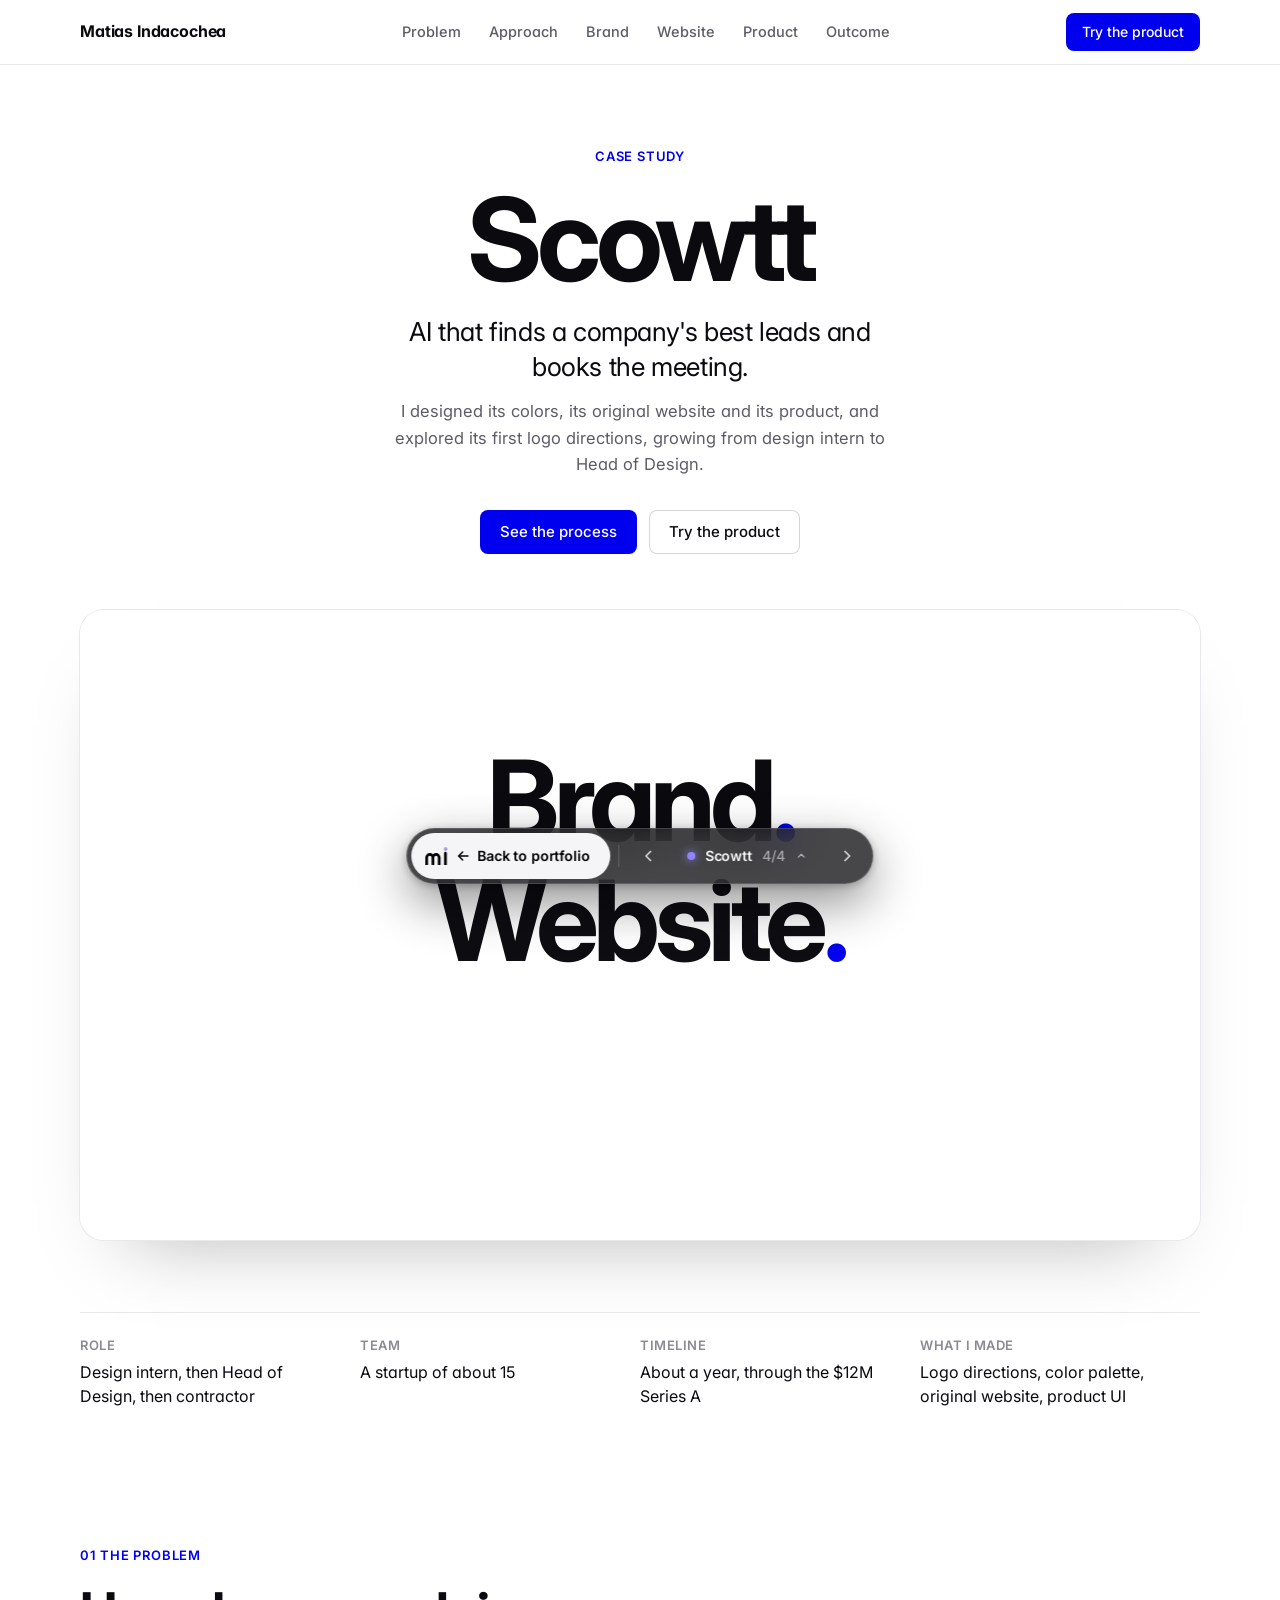
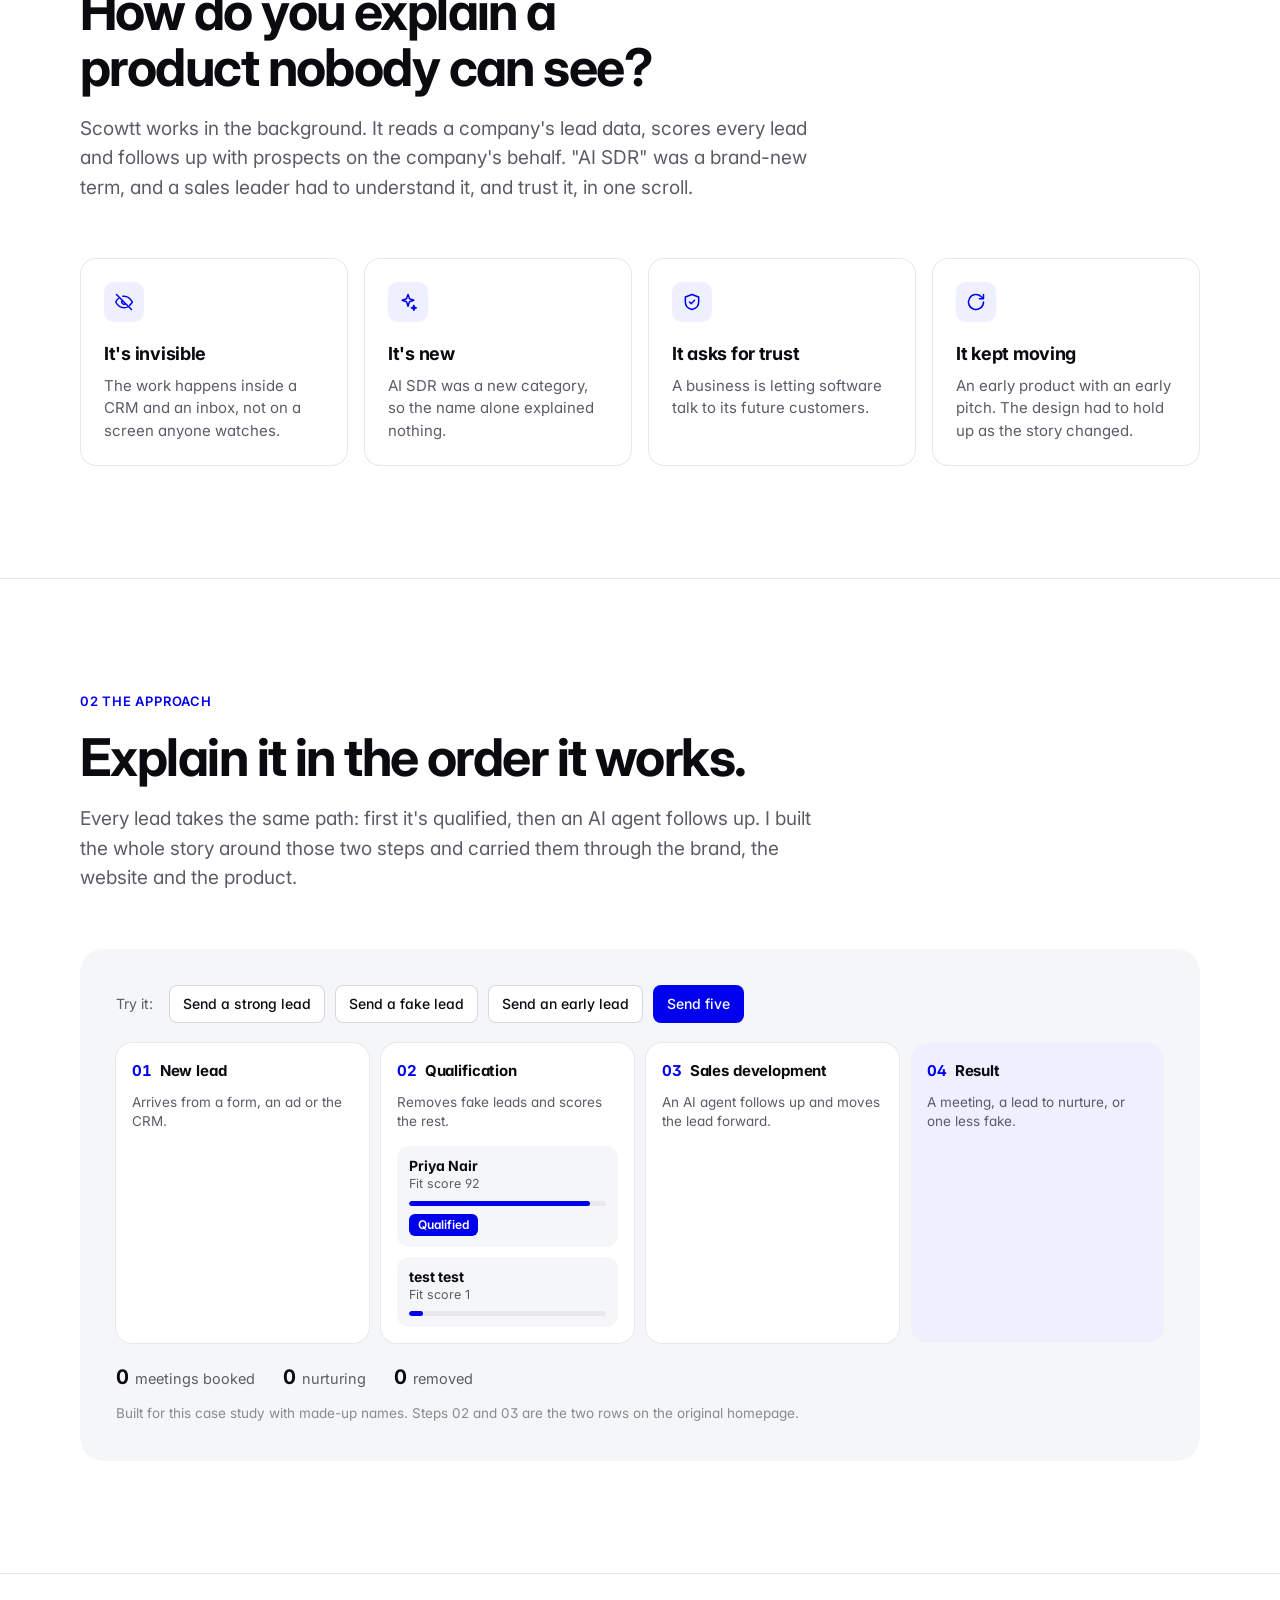
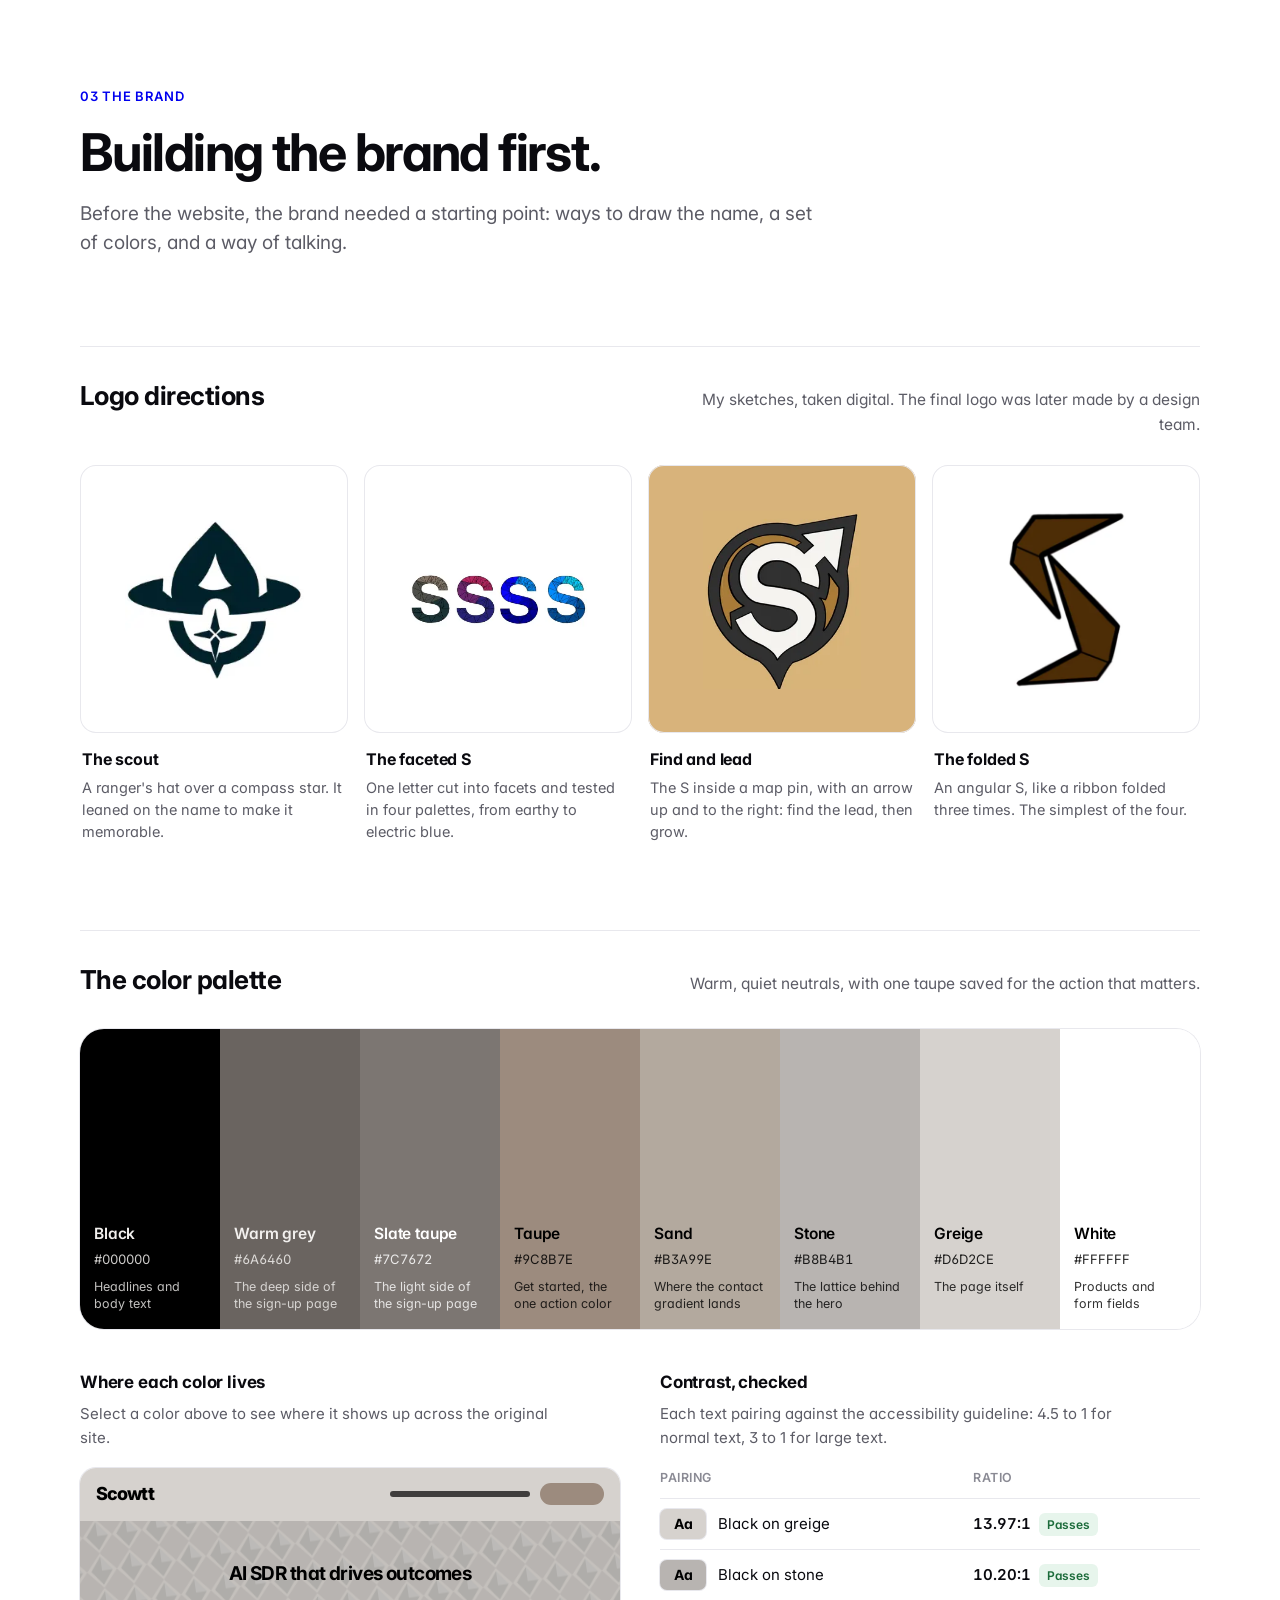
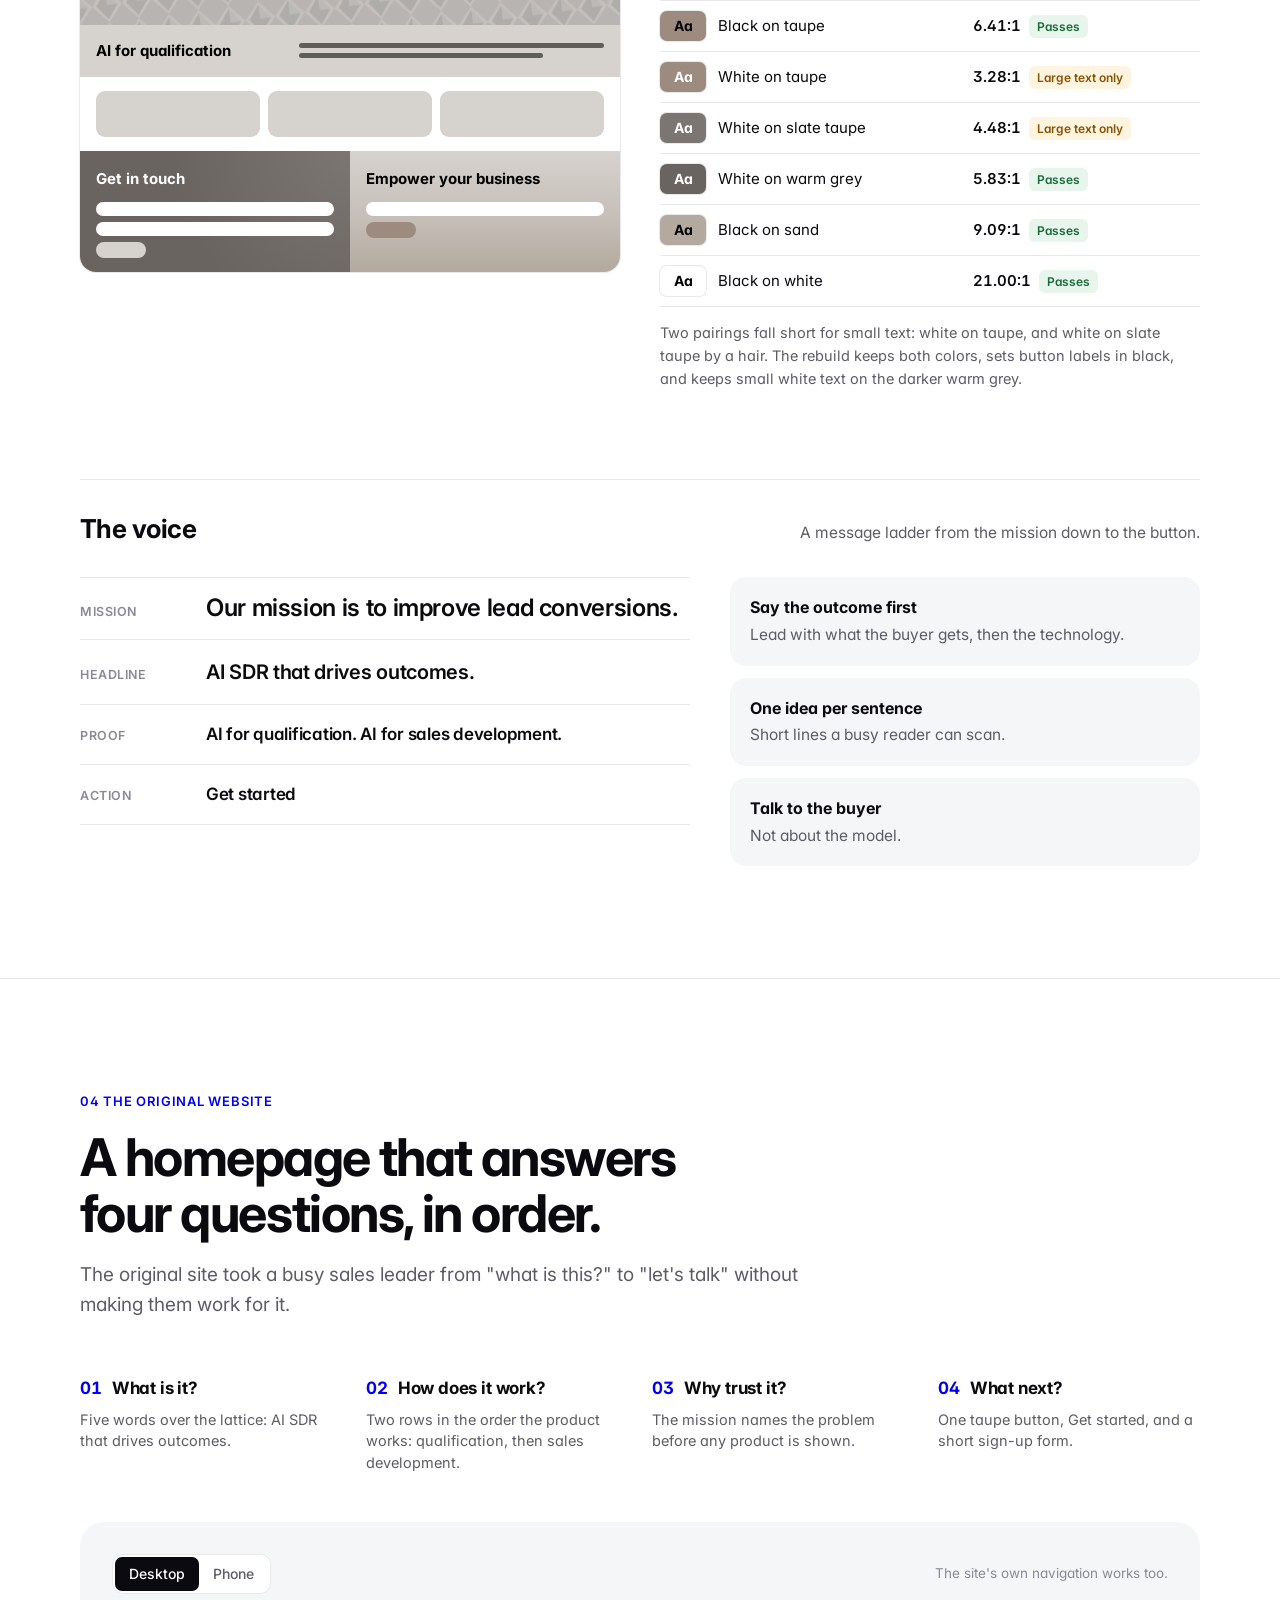
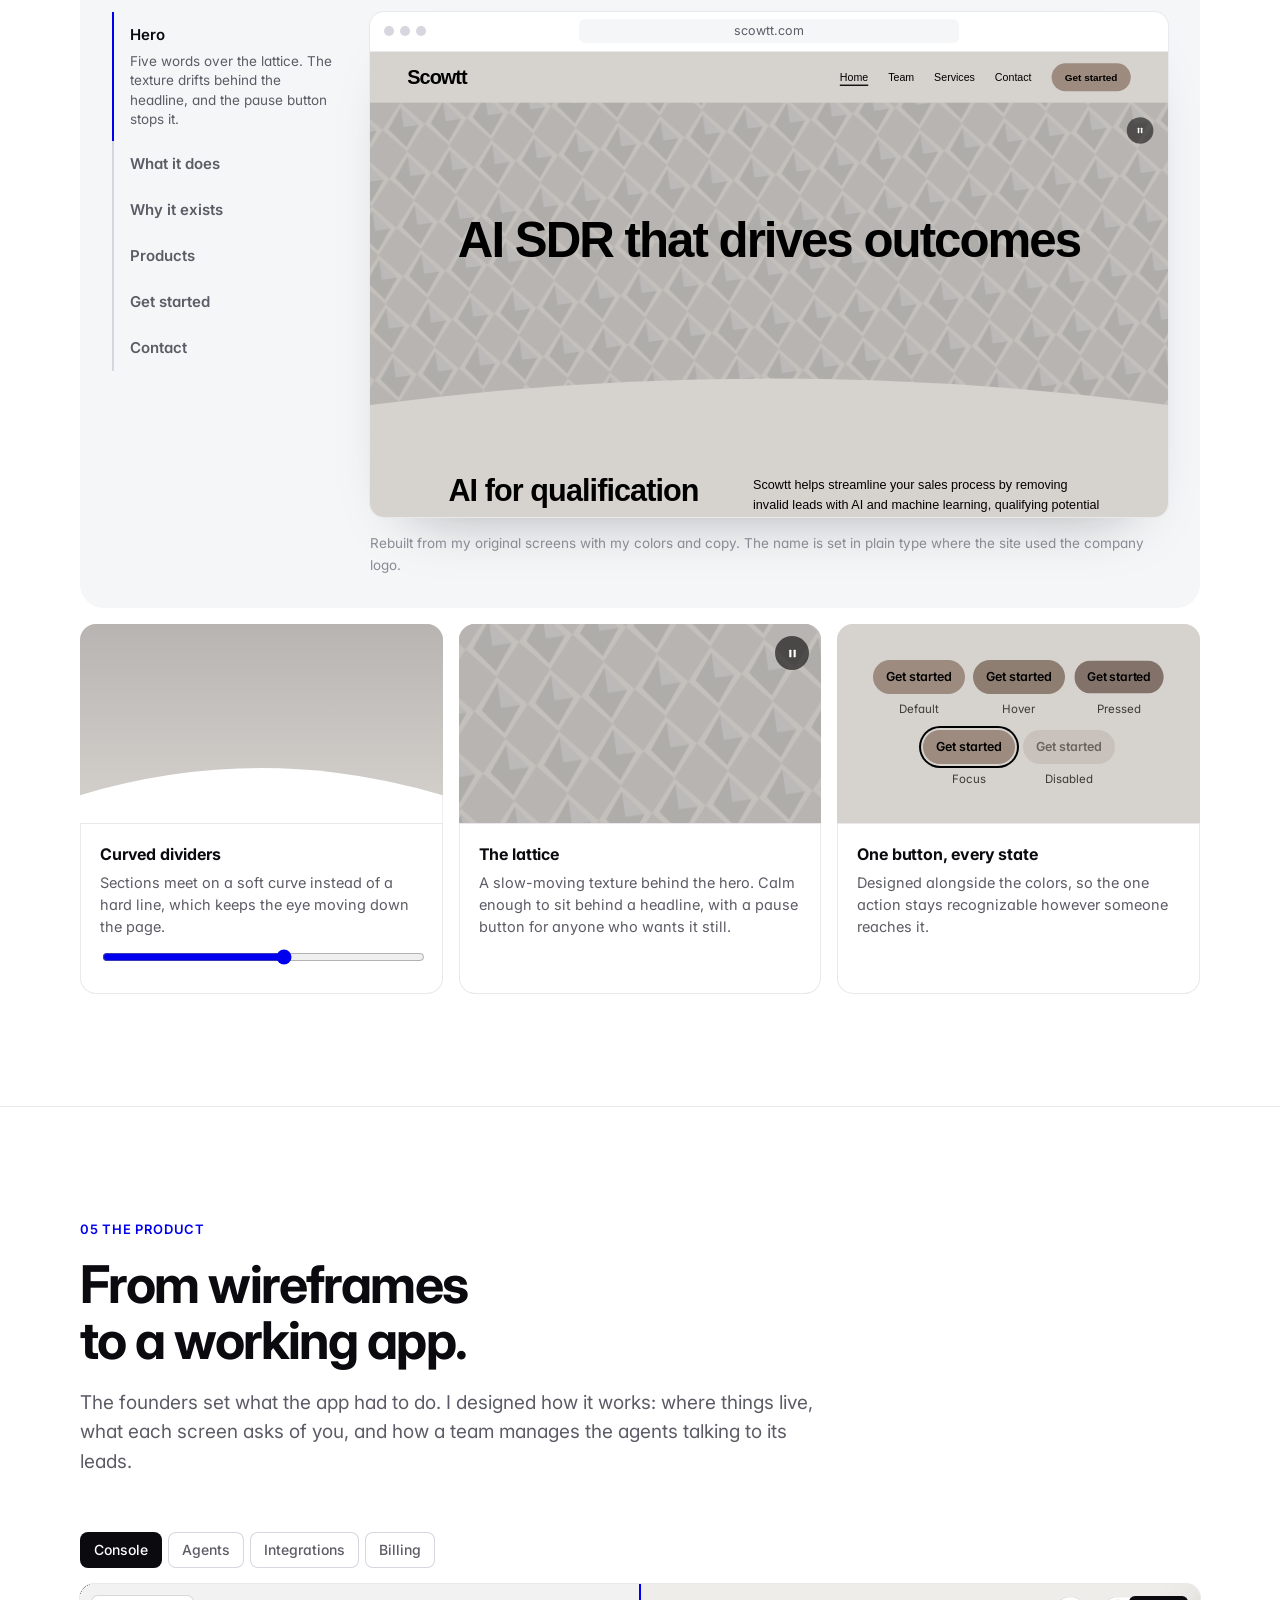
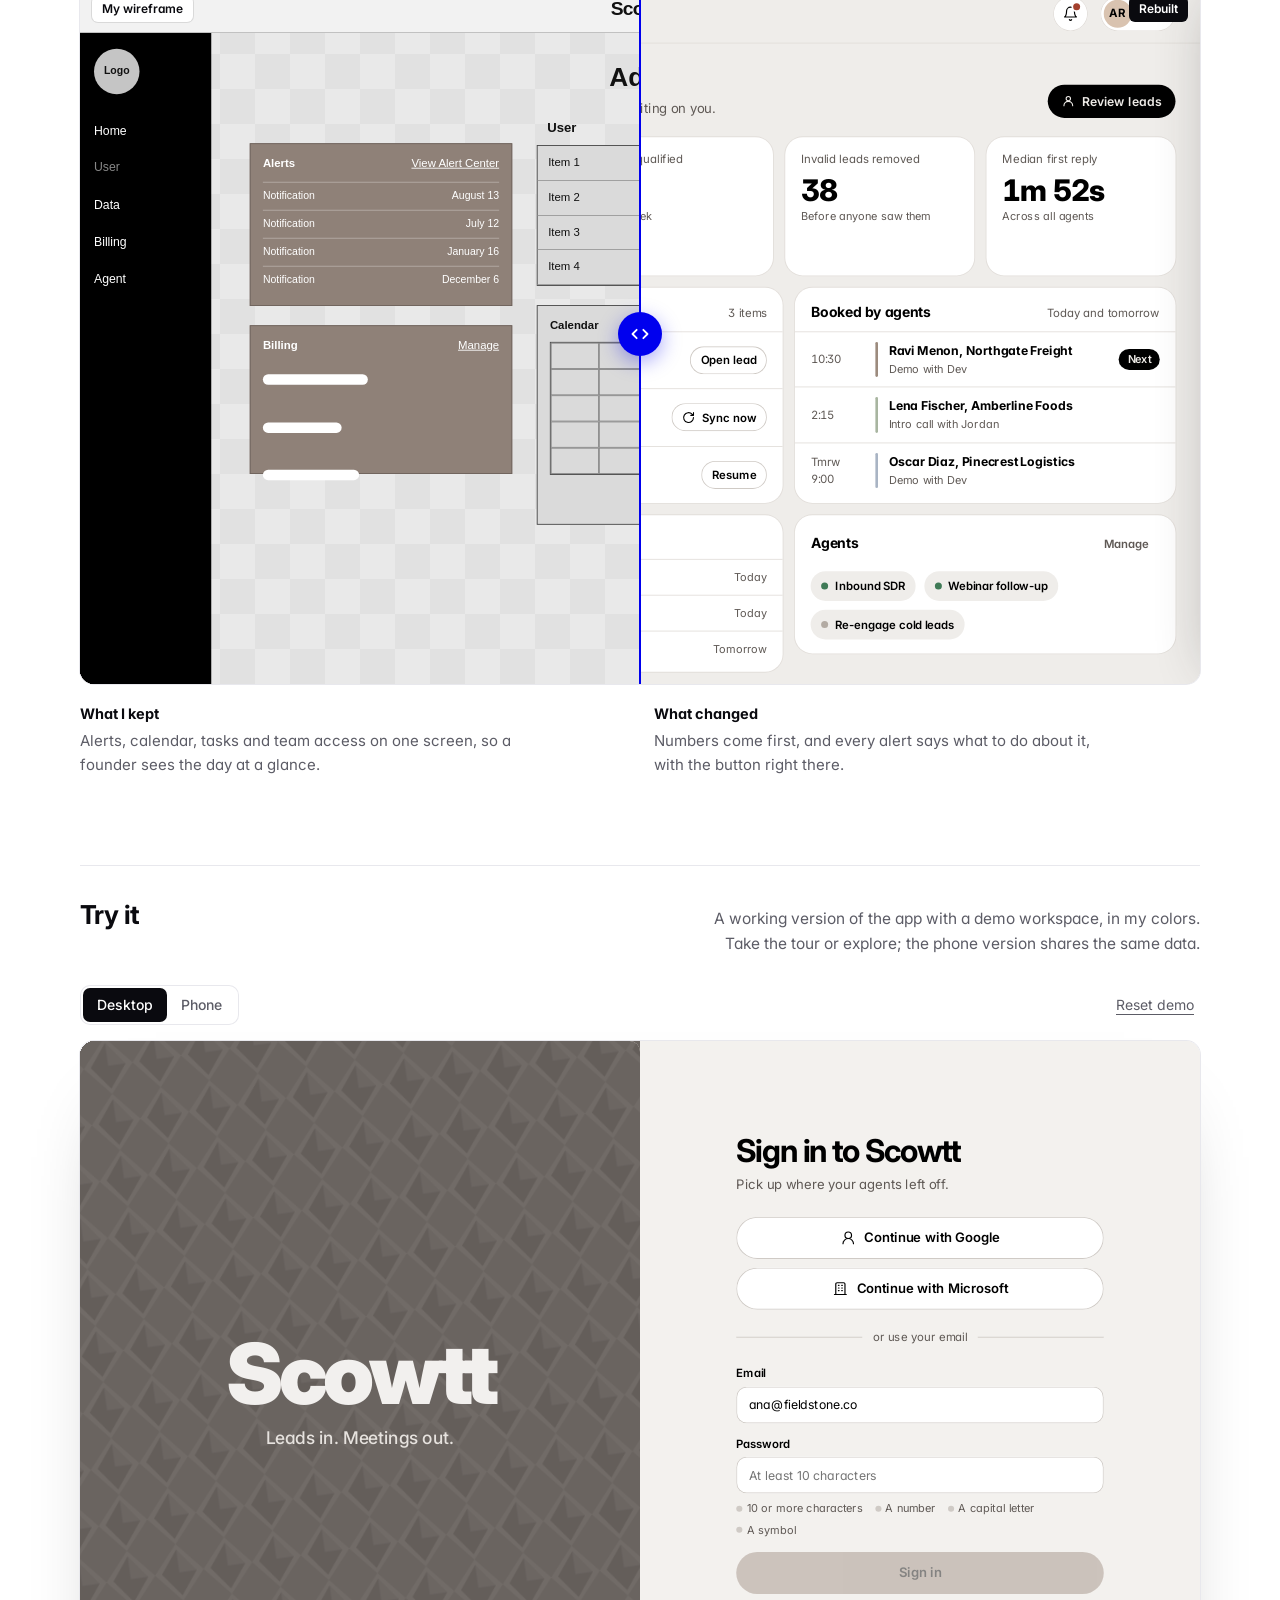
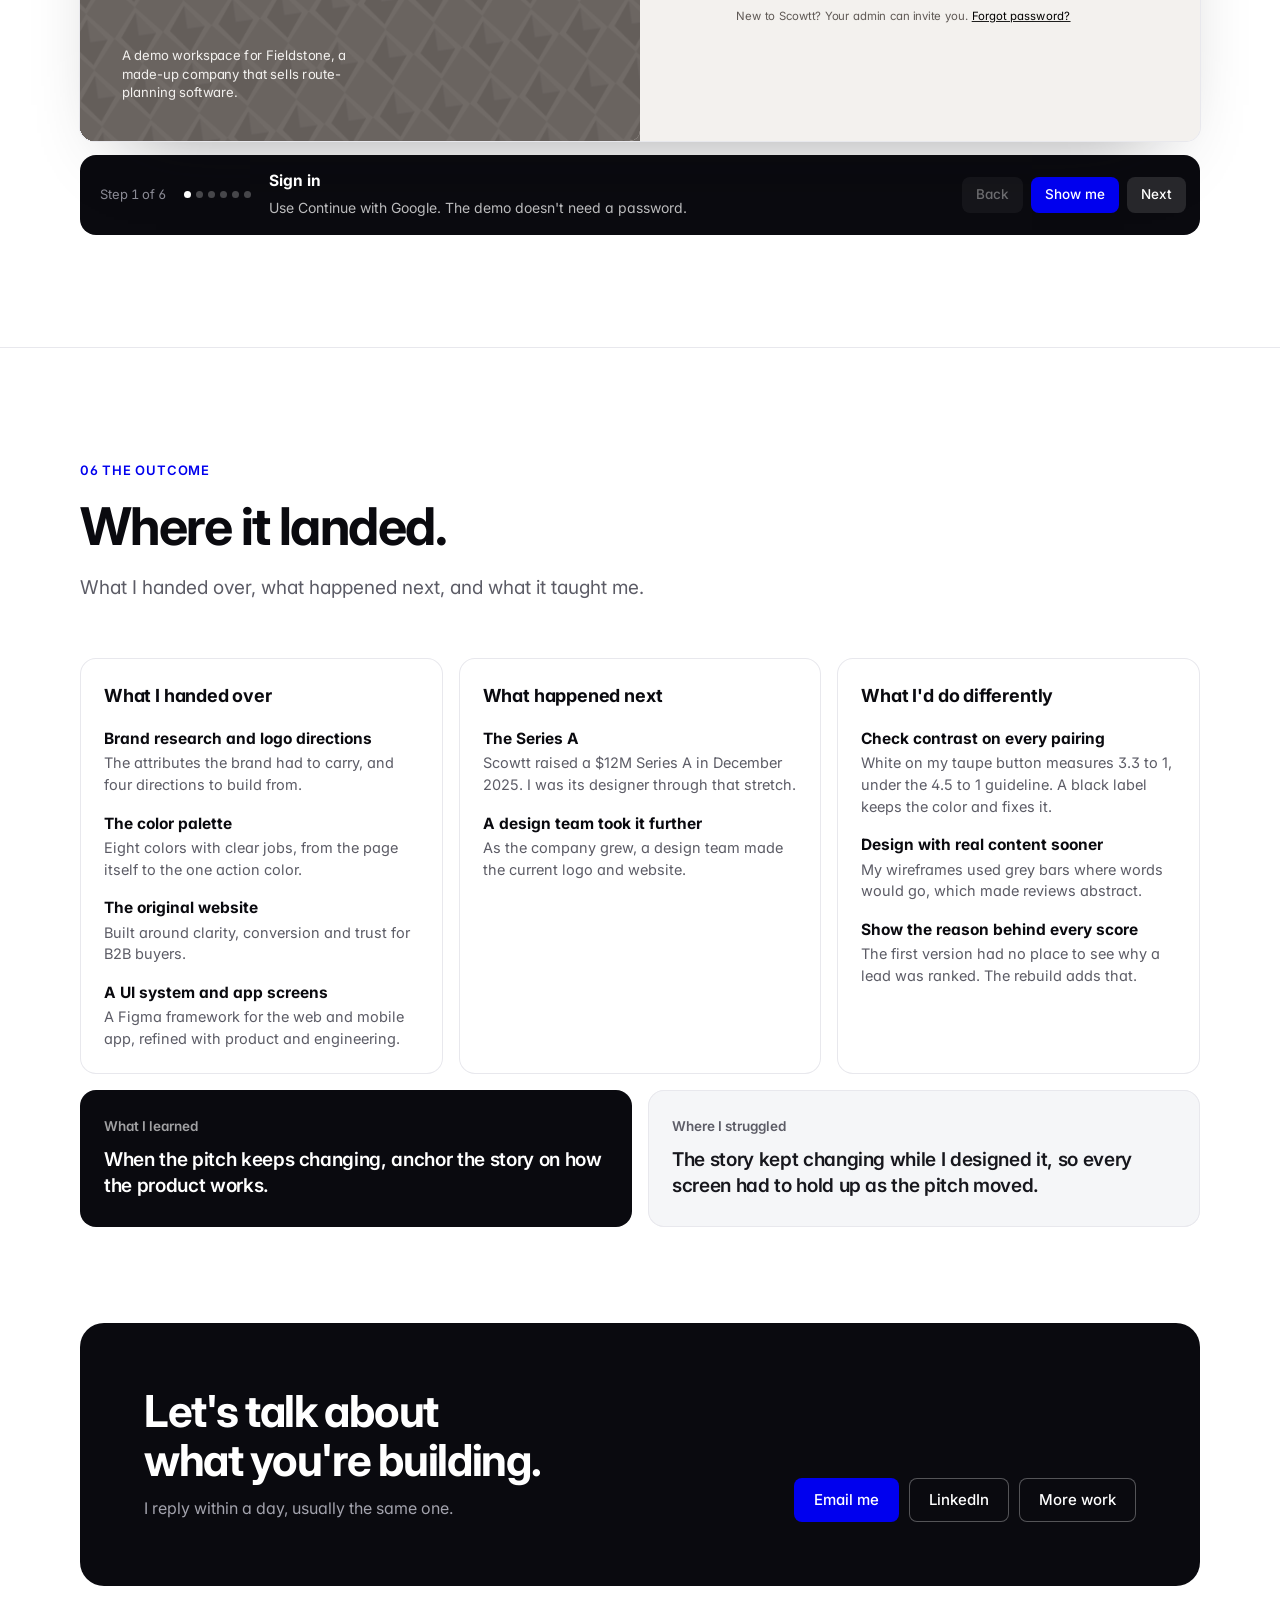
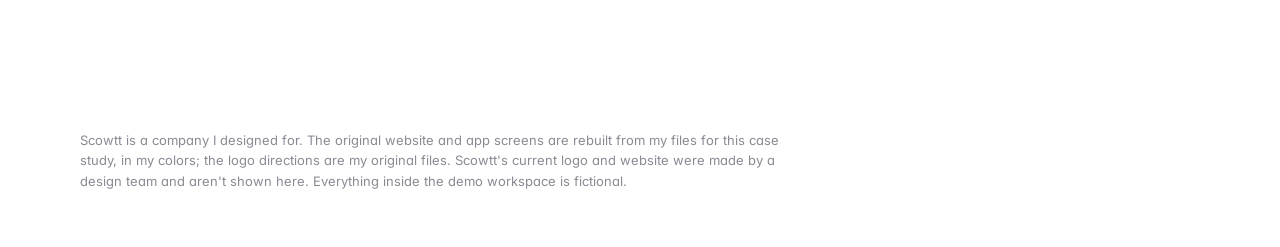
<file: work/scowtt/index.html>
<!doctype html>
<html lang="en">
<head>
<meta charset="utf-8">
<meta name="viewport" content="width=device-width, initial-scale=1, viewport-fit=cover">
<title>Scowtt, by Matias Indacochea</title>
<meta name="description" content="How I designed Scowtt's colors, original website and product interface, from the first logo directions to a working app.">
<link rel="preconnect" href="https://fonts.googleapis.com">
<link rel="preconnect" href="https://fonts.gstatic.com" crossorigin>
<link href="https://fonts.googleapis.com/css2?family=Inter:wght@400..800&display=swap" rel="stylesheet">
<style>
:root{
  --bg:#FFFFFF; --ink:#0A0A0F; --text:#17171D; --muted:#5C5C66; --faint:#8A8A94; --line:#E8E8ED; --line-2:#D6D6DE; --soft:#F5F6F8; --soft-2:#EEF0F4;
  --blue:#0000EE; --blue-ink:#0000EE; --blue-soft:#EEF0FF; --blue-hover:#0000C4;
  --deep:#0A0A0F; --on-deep:#F4F4F7; --on-deep-muted:#A3A3AD;
  --f:"Inter","Helvetica Neue",Helvetica,Arial,sans-serif;
  --ease:cubic-bezier(.2,.8,.2,1); --spring:cubic-bezier(.3,1.3,.45,1);
  --r:16px; --r-lg:24px;
  --brown:#9C8B7E;
  color-scheme:light dark; box-sizing:border-box;
  padding-top:env(safe-area-inset-top,0px); padding-bottom:env(safe-area-inset-bottom,0px);
}
@media (prefers-color-scheme:dark){:root:not([data-theme="light"]){
  --bg:#0A0A0F; --ink:#F4F4F7; --text:#E4E4EA; --muted:#A3A3AD; --faint:#7C7C86; --line:#23232B; --line-2:#33333D; --soft:#13131A; --soft-2:#1A1A22;
  --blue-ink:#7B83FF; --blue-soft:#14143A; --deep:#000000;
}}
:root[data-theme="dark"]{
  --bg:#0A0A0F; --ink:#F4F4F7; --text:#E4E4EA; --muted:#A3A3AD; --faint:#7C7C86; --line:#23232B; --line-2:#33333D; --soft:#13131A; --soft-2:#1A1A22;
  --blue-ink:#7B83FF; --blue-soft:#14143A; --deep:#000000;
}
*,*::before,*::after{box-sizing:inherit}
html{scroll-behavior:smooth;scroll-padding-top:calc(env(safe-area-inset-top,0px) + 84px);-webkit-text-size-adjust:100%}
body{margin:0;background:var(--bg);color:var(--text);font-family:var(--f);font-size:17px;line-height:1.6;-webkit-font-smoothing:antialiased;font-feature-settings:"cv11","ss01"}
img,svg{max-width:100%}
a{color:inherit}
button{font:inherit;color:inherit}
:focus-visible{outline:2px solid var(--blue-ink);outline-offset:3px;border-radius:6px}
.wrap{max-width:1200px;margin:0 auto;padding-inline:clamp(20px,4vw,40px)}
.vh{position:absolute!important;width:1px;height:1px;overflow:hidden;clip:rect(0 0 0 0);white-space:nowrap}
p{margin:0 0 1em}
h1,h2,h3,h4{color:var(--ink);text-wrap:balance}

/* buttons */
.btn{display:inline-flex;align-items:center;justify-content:center;gap:8px;height:44px;padding:0 20px;border-radius:8px;font-size:15px;font-weight:500;text-decoration:none;cursor:pointer;border:0;transition:background .15s,box-shadow .15s,transform .15s;white-space:nowrap}
.btn:active{transform:scale(.98)}
.btn.pri{background:var(--blue);color:#fff}
.btn.pri:hover{background:var(--blue-hover)}
.btn.sec{background:var(--bg);color:var(--ink);box-shadow:inset 0 0 0 1px var(--line-2)}
.btn.sec:hover{box-shadow:inset 0 0 0 1px var(--ink)}
.btn svg{width:16px;height:16px;fill:none;stroke:currentColor;stroke-width:2;stroke-linecap:round;stroke-linejoin:round}

/* nav */
.nav{position:sticky;top:0;z-index:60;background:color-mix(in srgb,var(--bg) 88%,transparent);backdrop-filter:saturate(1.6) blur(14px);-webkit-backdrop-filter:saturate(1.6) blur(14px);border-bottom:1px solid var(--line);padding-top:env(safe-area-inset-top,0px)}
.nav .wrap{display:flex;align-items:center;gap:24px;height:64px}
.nav .me{font-weight:700;font-size:16px;letter-spacing:-.01em;text-decoration:none;color:var(--ink);white-space:nowrap}
.nav ul{display:flex;gap:4px;list-style:none;margin:0 auto;padding:0}
.nav ul a{display:block;padding:8px 12px;border-radius:8px;font-size:14.5px;font-weight:500;color:var(--muted);text-decoration:none;transition:color .15s,background .15s}
.nav ul a:hover{color:var(--ink);background:var(--soft)}
.nav ul a.on{color:var(--ink)}
.nav .btn{height:38px;padding:0 16px;font-size:14px}
@media (max-width:980px){.nav ul{display:none}.nav .wrap{justify-content:space-between}}

/* hero */
.hero{padding-block:clamp(56px,9vh,96px) 0;text-align:center}
.hero .sub,.hero .by{margin-inline:auto}
.hero .ctas{justify-content:center}
.hero .overview{text-align:left}
.eyebrow{display:block;margin:0 0 18px;font-size:13px;font-weight:600;letter-spacing:.06em;text-transform:uppercase;color:var(--blue-ink)}
.hero h1{margin:0;font-size:clamp(64px,9vw,120px);line-height:.95;letter-spacing:-.045em;font-weight:700}
.hero .sub{margin:20px auto 0;font-size:clamp(21px,2.1vw,26px);line-height:1.35;color:var(--ink);letter-spacing:-.015em;max-width:32ch}
.hero .by{margin:14px auto 0;font-size:16.5px;color:var(--muted);max-width:50ch}
.hero .ctas{display:flex;flex-wrap:wrap;gap:12px;margin-top:32px}
.reelwrap{margin-top:56px}
.reel{text-align:left;position:relative;border-radius:var(--r-lg);overflow:hidden;overflow:clip;background:#fff;box-shadow:0 0 0 1px var(--line),0 40px 80px -48px rgba(10,10,15,.35);--a-pos:#3F7A56;--a-warn:#8A5F1E;--a-mut:#5F5955;--a-tp:#9C8B7E;--a-crit:#A3402D}
.reel-ui{position:absolute;left:16px;right:16px;bottom:16px;z-index:5;display:flex;align-items:center;gap:12px;opacity:0;transition:opacity .25s}
.reel:hover .reel-ui,.reel:focus-within .reel-ui,.reel.paused .reel-ui{opacity:1}
@media (hover:none){.reel-ui{opacity:1}}
.reel-ui button{width:40px;height:40px;border-radius:50%;border:0;background:rgba(10,10,15,.78);color:#fff;display:grid;place-items:center;cursor:pointer;flex:none;backdrop-filter:blur(8px)}
.reel-ui button svg{width:15px;height:15px;fill:currentColor}
.reel-track{flex:1;height:28px;display:flex;align-items:center;cursor:pointer;touch-action:none}
.reel-track .rail{position:relative;width:100%;height:4px;border-radius:2px;background:rgba(10,10,15,.18)}
.reel-track .fill{position:absolute;left:0;top:0;bottom:0;border-radius:2px;background:var(--blue)}
.reel-cap{display:flex;justify-content:space-between;gap:16px;margin-top:14px;font-size:14px;color:var(--muted)}
.reel-cap b{color:var(--ink);font-weight:600}
.rl{position:absolute;inset:0;opacity:0;font-family:var(--f);color:#0A0A0F}
.rl h4{position:absolute;margin:0;font-weight:700;letter-spacing:-.04em;line-height:1;color:inherit}
.reel.small .r-small{visibility:hidden}
.reel.small .rl h4.r-t{transform-origin:0 0}

/* overview */
.overview{display:grid;grid-template-columns:repeat(4,minmax(0,1fr));gap:0;margin-top:72px;border-top:1px solid var(--line)}
.overview div{padding:22px 24px 0 0}
.overview dt{font-size:13px;font-weight:600;letter-spacing:.04em;text-transform:uppercase;color:var(--faint);margin-bottom:6px}
.overview dd{margin:0;font-size:16px;color:var(--ink);line-height:1.45}
@media (max-width:820px){.overview{grid-template-columns:1fr 1fr;row-gap:8px}}

/* sections */
.part{padding-block:112px;border-top:1px solid var(--line)}
.part.first{border-top:0;padding-top:120px}
.sh{max-width:760px;margin-bottom:56px}
.sh h2{margin:0;font-size:clamp(34px,4.2vw,52px);line-height:1.08;letter-spacing:-.03em;font-weight:700}
.sh p{margin:18px 0 0;font-size:19px;line-height:1.55;color:var(--muted);max-width:62ch}
.sub-h{display:flex;align-items:baseline;justify-content:space-between;gap:24px;margin:88px 0 28px;padding-top:28px;border-top:1px solid var(--line)}
.sub-h:first-child{margin-top:0}
.sub-h h3{margin:0;font-size:26px;letter-spacing:-.02em;font-weight:700}
.sub-h p{margin:0;font-size:15.5px;color:var(--muted);max-width:52ch;text-align:right}
@media (max-width:760px){.sub-h{flex-direction:column;gap:6px}.sub-h p{text-align:left}.part{padding-block:80px}}
.num{font-variant-numeric:tabular-nums}

/* problem */
.hurdles{display:grid;grid-template-columns:repeat(4,minmax(0,1fr));gap:16px}
.hurdle{padding:24px;border-radius:var(--r);box-shadow:inset 0 0 0 1px var(--line);background:var(--bg)}
.hurdle .ic{width:40px;height:40px;border-radius:10px;background:var(--blue-soft);display:grid;place-items:center;margin-bottom:18px}
.hurdle .ic svg{width:20px;height:20px;fill:none;stroke:var(--blue-ink);stroke-width:1.8;stroke-linecap:round;stroke-linejoin:round}
.hurdle b{display:block;font-size:18px;color:var(--ink);letter-spacing:-.015em;margin-bottom:6px}
.hurdle p{margin:0;font-size:15px;color:var(--muted);line-height:1.5}
@media (max-width:960px){.hurdles{grid-template-columns:1fr 1fr}}
@media (max-width:540px){.hurdles{grid-template-columns:1fr}}

/* approach explainer */
.xp{border-radius:var(--r-lg);background:var(--soft);padding:clamp(20px,3vw,36px)}
.xp-top{display:flex;flex-wrap:wrap;gap:10px;align-items:center;margin-bottom:20px}
.xp-top .lbl{font-size:14px;color:var(--muted);margin-right:6px}
.xp-top button{height:38px;padding:0 14px;border-radius:8px;border:0;font-weight:500;font-size:14px;cursor:pointer;background:var(--bg);box-shadow:inset 0 0 0 1px var(--line-2);color:var(--ink)}
.xp-top button:hover{box-shadow:inset 0 0 0 1px var(--ink)}
.xp-top button.k{background:var(--blue);color:#fff;box-shadow:none}
.lanes{display:grid;grid-template-columns:repeat(4,minmax(0,1fr));gap:12px}
.lane{border-radius:var(--r);background:var(--bg);box-shadow:0 0 0 1px var(--line);min-height:300px;padding:16px;display:flex;flex-direction:column;gap:10px}
.lane h4{margin:0;font-size:15px;letter-spacing:-.01em;display:flex;gap:8px}
.lane h4 i{font-style:normal;color:var(--blue-ink);font-variant-numeric:tabular-nums}
.lane .ld{font-size:13.5px;color:var(--muted);margin:0 0 4px;line-height:1.45}
.lane.res{background:var(--blue-soft);box-shadow:none}
.lc{border-radius:12px;background:var(--soft);padding:11px 12px;font-size:14px;line-height:1.35;animation:lcin .45s var(--spring)}
.lane.res .lc{background:var(--bg)}
@keyframes lcin{from{transform:translateX(-12px) scale(.97);opacity:0}to{transform:none;opacity:1}}
.lc b{display:block;font-size:14px;color:var(--ink)}
.lc .sm{display:block;color:var(--muted);font-size:12.5px}
.lc .bar{height:5px;border-radius:3px;background:var(--line);margin-top:8px;overflow:hidden}
.lc .bar i{display:block;height:100%;width:0;border-radius:3px;background:var(--blue);transition:width .9s var(--ease)}
.lc .tag{display:inline-flex;align-items:center;margin-top:8px;min-height:22px;padding:3px 9px;border-radius:6px;font-size:12px;font-weight:600;line-height:1.3}
.tag.ok{background:var(--blue);color:#fff}
.tag.no{background:rgba(196,40,40,.1);color:#B42318}
.tag.mid{background:var(--soft-2);color:var(--ink)}
.lc .msg{margin-top:8px;padding:8px 10px;border-radius:10px;background:var(--bg);font-size:13px;color:var(--text)}
.lc .msg.ld2{background:var(--ink);color:var(--bg)}
.lc.out{animation:lcout .35s var(--ease) forwards}
@keyframes lcout{to{transform:translateX(12px);opacity:0}}
.tally{display:flex;flex-wrap:wrap;gap:8px 28px;margin-top:18px;font-size:14.5px;color:var(--muted)}
.tally b{color:var(--ink);font-size:20px;font-variant-numeric:tabular-nums;margin-right:6px}
.xp-note{margin:10px 0 0;font-size:13.5px;color:var(--faint)}
@media (prefers-color-scheme:dark){:root:not([data-theme="light"]) .tag.no{color:#F97066}}
@media (max-width:960px){.lanes{grid-template-columns:1fr 1fr}.lane{min-height:220px}}
@media (max-width:540px){.lanes{grid-template-columns:1fr}.lane{min-height:0}}

/* brand: logo directions */
.dirs{display:grid;grid-template-columns:repeat(4,minmax(0,1fr));gap:16px}
.dir{margin:0}
.dir .art{aspect-ratio:1;border-radius:var(--r);display:grid;place-items:center;box-shadow:inset 0 0 0 1px var(--line);overflow:hidden}
.dir .art img{max-width:76%;max-height:76%;object-fit:contain;display:block}
.dir figcaption{padding:14px 2px 0}
.dir b{display:block;font-size:16px;color:var(--ink);letter-spacing:-.01em}
.dir span{display:block;font-size:14.5px;color:var(--muted);margin-top:4px;line-height:1.5}
@media (max-width:900px){.dirs{grid-template-columns:1fr 1fr}}
/* brand: palette */
.pal{display:grid;grid-template-columns:repeat(8,minmax(0,1fr));border-radius:var(--r-lg);overflow:hidden;box-shadow:0 0 0 1px var(--line)}
.chip{position:relative;min-height:300px;border:0;padding:16px 14px;text-align:left;display:flex;flex-direction:column;justify-content:flex-end;gap:3px;cursor:pointer;background:var(--c);color:var(--fg)}
.chip b{font-size:15.5px;font-weight:600;letter-spacing:-.01em}
.chip span{font-size:13px;font-variant-numeric:tabular-nums;opacity:.85}
.chip small{font-size:12.5px;line-height:1.35;opacity:.8;margin-top:6px;min-height:2.7em}
.chip[aria-pressed="true"]{box-shadow:inset 0 0 0 3px var(--fg)}
.chip .cp{position:absolute;top:12px;left:14px;font-size:12px;font-weight:600;opacity:0;transition:opacity .2s}
.chip.copied .cp{opacity:1}
@media (max-width:900px){.pal{grid-template-columns:repeat(4,minmax(0,1fr))}.chip{min-height:150px}}
@media (max-width:520px){.pal{grid-template-columns:repeat(2,minmax(0,1fr))}}
.col-g{display:grid;grid-template-columns:minmax(0,1fr) minmax(0,1fr);gap:40px;margin-top:40px;align-items:start}
.col-g h4{margin:0 0 6px;font-size:17px;letter-spacing:-.01em}
.col-g .note{color:var(--muted);font-size:15px;margin:0 0 18px;max-width:52ch}
.mini{position:relative;border-radius:var(--r);overflow:hidden;box-shadow:0 0 0 1px var(--line)}
.mini [data-r]{outline:3px solid transparent;outline-offset:-3px;transition:outline-color .25s}
.mini.lit [data-r].hit{outline-color:var(--blue);box-shadow:inset 0 0 0 6px rgba(255,255,255,.85);animation:hitp 1.4s ease-in-out infinite}
@keyframes hitp{50%{outline-color:rgba(0,0,238,.35)}}
.mini i[data-r].hit,.mini b[data-r].hit{outline-offset:2px;box-shadow:none}
.ctab{width:100%;border-collapse:collapse;font-size:15px}
.ctab th{text-align:left;font-size:12.5px;color:var(--faint);font-weight:600;letter-spacing:.04em;text-transform:uppercase;padding:0 0 10px;border-bottom:1px solid var(--line)}
.ctab td{padding:10px 0;border-bottom:1px solid var(--line);vertical-align:middle;color:var(--ink)}
.ctab td:first-child{width:58%}
.ctab td:last-child{white-space:nowrap}
.ctab .pair{display:inline-flex;align-items:center;justify-content:center;width:46px;height:30px;border-radius:7px;font-weight:700;font-size:14px;margin-right:12px;box-shadow:0 0 0 1px var(--line)}
.ctab .r{font-variant-numeric:tabular-nums;font-weight:600}
.ctab .v{display:inline-block;margin-left:8px;font-size:12px;font-weight:600;padding:2px 8px;border-radius:6px}
.v.pass{background:#E7F5EC;color:#1B6B3A}
.v.lg{background:#FFF4E0;color:#8A5300}
.v.fail{background:#FDECEC;color:#B42318}
.ctab-note{margin:14px 0 0;font-size:14.5px;color:var(--muted)}
@media (max-width:900px){.col-g{grid-template-columns:1fr}}
@media (max-width:560px){.ctab{font-size:14px}.ctab td:first-child{width:auto}.ctab .pair{width:38px;height:28px;margin-right:8px;font-size:13px}.ctab .v{display:block;margin:4px 0 0;width:max-content}}
/* brand: voice */
.voice{display:grid;grid-template-columns:minmax(0,1.3fr) minmax(0,1fr);gap:40px;align-items:start}
.ladder{list-style:none;margin:0;padding:0;border-top:1px solid var(--line)}
.ladder li{display:grid;grid-template-columns:110px minmax(0,1fr);gap:16px;align-items:baseline;padding:16px 0;border-bottom:1px solid var(--line)}
.ladder em{font-style:normal;font-size:12.5px;color:var(--faint);font-weight:600;letter-spacing:.04em;text-transform:uppercase}
.ladder q{quotes:none;font-weight:600;letter-spacing:-.015em;color:var(--ink)}
.ladder li:nth-child(1) q{font-size:24px;line-height:1.2}
.ladder li:nth-child(2) q{font-size:20px}
.rules{list-style:none;margin:0;padding:0;display:flex;flex-direction:column;gap:12px}
.rules li{padding:18px 20px;border-radius:var(--r);background:var(--soft);font-size:15.5px;color:var(--muted)}
.rules b{display:block;color:var(--ink);font-size:16px;margin-bottom:2px}
@media (max-width:900px){.voice{grid-template-columns:1fr}}

/* website */
.qs{list-style:none;margin:0 0 48px;padding:0;display:grid;grid-template-columns:repeat(4,minmax(0,1fr));gap:24px;counter-reset:q}
.qs li{counter-increment:q}
.qs b{display:flex;gap:10px;font-size:17px;color:var(--ink);letter-spacing:-.01em}
.qs b::before{content:counter(q,decimal-leading-zero);color:var(--blue-ink);font-variant-numeric:tabular-nums}
.qs span{display:block;margin-top:6px;font-size:14.5px;color:var(--muted);line-height:1.5}
@media (max-width:900px){.qs{grid-template-columns:1fr 1fr}}
@media (max-width:520px){.qs{grid-template-columns:1fr}}
.stage{border-radius:var(--r-lg);background:var(--soft);padding:clamp(16px,2.6vw,32px)}
.stage-bar{display:flex;flex-wrap:wrap;gap:12px;align-items:center;justify-content:space-between;margin-bottom:18px}
.seg{display:inline-flex;padding:3px;border-radius:10px;background:var(--bg);box-shadow:inset 0 0 0 1px var(--line)}
.seg button{border:0;background:transparent;height:34px;padding:0 14px;border-radius:7px;font-size:14px;font-weight:500;cursor:pointer;color:var(--muted)}
.seg button[aria-pressed="true"]{background:var(--ink);color:var(--bg)}
.stage-bar .hint{font-size:13.5px;color:var(--faint)}
.site{display:grid;grid-template-columns:230px minmax(0,1fr);gap:28px;align-items:start}
.site>*{min-width:0}
.outline{position:sticky;top:96px;list-style:none;margin:0;padding:0}
.outline button{display:block;width:100%;text-align:left;border:0;background:transparent;padding:11px 0 11px 16px;border-left:2px solid var(--line-2);cursor:pointer}
.outline button b{display:block;font-size:15px;font-weight:600;color:var(--muted);transition:color .2s}
.outline button span{display:block;font-size:13.5px;color:var(--muted);line-height:1.45;max-height:0;overflow:hidden;opacity:0;transition:max-height .45s var(--ease),opacity .3s,margin .3s}
.outline button.on{border-color:var(--blue)}
.outline button.on b{color:var(--ink)}
.outline button.on span{max-height:12em;opacity:1;margin-top:5px}
.browser{border-radius:14px;background:var(--bg);box-shadow:0 0 0 1px var(--line),0 30px 60px -40px rgba(10,10,15,.4);overflow:hidden}
.br-bar{display:flex;align-items:center;gap:14px;height:40px;padding:0 14px;border-bottom:1px solid var(--line)}
.br-dots{display:flex;gap:6px}
.br-dots i{width:10px;height:10px;border-radius:50%;background:var(--line-2)}
.br-url{flex:1;max-width:380px;margin:0 auto;height:24px;border-radius:6px;background:var(--soft);display:flex;align-items:center;justify-content:center;font-size:12.5px;color:var(--muted)}
.br-view{position:relative;overflow-x:hidden;overflow-y:auto;overscroll-behavior:contain}
.fit{position:relative;transform-origin:0 0}
.site-phone{display:none;justify-content:center}
.site-phone.on{display:flex}
.site-desk.off{display:none}
.sphone{position:relative;width:390px;border-radius:56px;padding:11px;background:#111114;box-shadow:inset 0 0 0 1.5px rgba(255,255,255,.14),0 40px 80px -30px rgba(10,10,15,.45)}
.sphone .scr{position:relative;width:368px;height:760px;border-radius:46px;overflow:hidden;overflow:clip;background:#D6D2CE}
.sphone .isl{position:absolute;top:11px;left:50%;width:110px;height:32px;margin-left:-55px;border-radius:20px;background:#000;z-index:6}
.sphone .br-view{position:absolute;top:48px;left:0;right:0;bottom:0}
.site-note{margin:16px 0 0;font-size:13.5px;color:var(--faint)}
@media (max-width:900px){.site{grid-template-columns:minmax(0,1fr)}.outline{position:static;display:flex;overflow-x:auto;gap:4px;scrollbar-width:none}.outline::-webkit-scrollbar{display:none}.outline li{flex:none}.outline button{border-left:0;border-bottom:2px solid var(--line-2);padding:8px 12px}.outline button span{display:none}}
.details{display:grid;grid-template-columns:repeat(3,minmax(0,1fr));gap:16px;margin-top:16px}
.tile{position:relative;border-radius:var(--r);background:var(--bg);box-shadow:inset 0 0 0 1px var(--line);overflow:hidden;min-width:0;display:flex;flex-direction:column}
.tile .vis{position:relative;height:200px;overflow:hidden;border-bottom:1px solid var(--line)}
.tile .tx{padding:18px 20px 20px}
.tile h4{margin:0 0 4px;font-size:16px;letter-spacing:-.01em}
.tile .note{margin:0;color:var(--muted);font-size:14.5px;line-height:1.5}
.curve-v{background:linear-gradient(180deg,#B8B4B1,#D6D2CE)}
.curve-v svg{position:absolute;inset:0;width:100%;height:100%}
.curve-v path{fill:#FFFFFF}
.tile input[type=range]{width:100%;margin-top:12px;accent-color:var(--blue)}
.t-lat .vis{background:#B8B4B1}
.t-lat svg.lat{position:absolute;inset:-60px;width:calc(100% + 120px);height:calc(100% + 120px);max-width:none}
.t-lat .lat-pp{position:absolute;top:12px;right:12px;width:34px;height:34px;border-radius:50%;border:0;background:rgba(0,0,0,.6);color:#fff;display:grid;place-items:center;cursor:pointer}
.t-lat .lat-pp svg{width:13px;height:13px;fill:#fff}
.t-btn .vis{display:flex;flex-wrap:wrap;align-content:center;justify-content:center;gap:10px 10px;padding:16px;background:#D6D2CE}
.t-btn figure{margin:0;display:flex;flex-direction:column;align-items:center;gap:6px}
.t-btn figcaption{font-size:11.5px;color:#3E3A37}
.sbtn{height:38px;padding:0 16px;border-radius:999px;border:0;background:#9C8B7E;color:#000;font-weight:600;font-size:13.5px;font-family:var(--f);display:grid;place-items:center}
.sbtn.hov{background:#8E7D71}
.sbtn.prs{background:#82726A;transform:scale(.97)}
.sbtn.foc{box-shadow:0 0 0 2px #D6D2CE,0 0 0 4px #000}
.sbtn.dis{background:#C9C2BC;color:#6A6460}
@media (max-width:900px){.details{grid-template-columns:1fr}}

/* original website, rebuilt (desktop 1200 / phone 368) */
.sw-page{width:1200px;background:#D6D2CE;color:#000;font-family:"Helvetica Neue",Helvetica,Arial,sans-serif}
.sw-nav{display:flex;align-items:center;gap:30px;height:76px;padding:0 56px;background:#D6D2CE;position:relative;z-index:3}
.sw-brand{font-size:30px;font-weight:800;letter-spacing:-.05em;cursor:pointer}
.sw-nav nav{margin-left:auto;display:flex;gap:30px;font-size:16px}
.sw-nav nav button,.sw-nav .go,.sw-menu{border:0;background:none;font:inherit;color:inherit;cursor:pointer;padding:0}
.sw-nav nav button.on{text-decoration:underline;text-underline-offset:6px;text-decoration-thickness:2px}
.sw-nav .go{height:42px;padding:0 20px;border-radius:999px;background:#9C8B7E;color:#000;display:grid;place-items:center;font-size:15px;font-weight:600}
.sw-menu{display:none;width:44px;height:44px;border-radius:50%;background:rgba(0,0,0,.08);place-items:center}
.sw-menu svg{width:20px;height:20px;stroke:#000;fill:none;stroke-width:2;stroke-linecap:round}
.sw-hero{position:relative;height:500px;overflow:hidden;background:#B8B4B1}
.sw-hero svg.lat{position:absolute;inset:-60px;width:calc(100% + 120px);height:calc(100% + 120px);max-width:none}
.sw-hero .latfill,.t-lat .latfill{animation:latdrift 26s linear infinite}
.sw-hero.paused .latfill{animation-play-state:paused}
@keyframes latdrift{from{transform:translate(0,0)}to{transform:translate(-60px,-40px)}}
.sw-hero h4{position:absolute;left:0;right:0;top:170px;margin:0;text-align:center;font-size:74px;line-height:1;letter-spacing:-.04em;font-weight:700;color:#000}
.sw-hero .ps{position:absolute;top:22px;right:22px;width:40px;height:40px;border-radius:50%;border:0;background:rgba(0,0,0,.55);display:grid;place-items:center;cursor:pointer}
.sw-hero .ps svg{width:14px;height:14px;fill:#fff}
.sw-hero .curve{position:absolute;left:0;right:0;bottom:-1px;width:100%;height:120px}
.sw-hero .curve path{fill:#D6D2CE}
.sw-val{display:grid;grid-template-columns:420px 1fr;gap:60px;padding:60px 96px;border-bottom:1.5px solid rgba(0,0,0,.85)}
.sw-val:last-child{border-bottom:0}
.sw-val h5{margin:0;font-size:46px;line-height:1.02;letter-spacing:-.03em;font-weight:700;text-align:center}
.sw-val p{margin:0;font-size:19px;line-height:1.6}
.sw-mis{position:relative;padding:96px 96px 150px;text-align:center;background:#D6D2CE}
.sw-mis h5{margin:0 auto;font-size:52px;line-height:1.04;letter-spacing:-.035em;font-weight:700;max-width:16ch}
.sw-mis p{margin:24px auto 0;font-size:19px;line-height:1.6;max-width:58ch}
.sw-mis .curve{position:absolute;left:0;right:0;bottom:-1px;width:100%;height:100px}
.sw-mis .curve path{fill:#FFFFFF}
.sw-prod{background:#FFFFFF;padding:30px 96px 110px}
.sw-prod h5{margin:0 0 30px;font-size:40px;letter-spacing:-.03em;font-weight:700}
.sw-cards{display:grid;grid-template-columns:repeat(3,1fr);gap:24px}
.sw-card{border-radius:24px;background:#D6D2CE;overflow:hidden}
.sw-card .art{height:190px;position:relative;overflow:hidden}
.sw-card .art svg{position:absolute;inset:0;width:100%;height:100%}
.sw-card .tx{padding:20px 22px 24px}
.sw-card b{display:block;font-size:22px;letter-spacing:-.02em}
.sw-card span{display:block;margin-top:8px;font-size:16px;line-height:1.5;color:#3A3532}
.sw-foot{display:flex;align-items:center;gap:24px;padding:34px 96px;background:#000;color:#B3A99E;font-size:14px}
.sw-foot .sw-brand{color:#F2F0EE;font-size:26px;cursor:default}
.sw-touch{display:grid;grid-template-columns:1fr 1.1fr;min-height:780px;background:radial-gradient(circle at 100% 0,#7C7672 0,#6A6460 45%)}
.sw-touch .l{padding:150px 70px 60px 96px;color:#fff}
.sw-touch h5{margin:0;font-size:58px;line-height:1;letter-spacing:-.04em;font-weight:700}
.sw-touch .l p{margin:22px 0 0;font-size:19px;line-height:1.55;max-width:30ch;color:#fff}
.sw-touch .r{padding:60px 96px 60px 30px;color:#fff}
.sw-f{display:grid;grid-template-columns:1fr 1fr;gap:12px 14px}
.sw-f label{display:flex;flex-direction:column;gap:6px;font-size:14px;font-weight:600}
.sw-f label.full{grid-column:1/-1}
.sw-f label small{font-weight:400;font-size:12.5px;opacity:.9;line-height:1.4}
.sw-f input,.sw-f select,.sw-f textarea{height:46px;border-radius:999px;border:1.5px solid rgba(0,0,0,.55);background:#fff;padding:0 16px;font:inherit;font-size:15px;color:#000;outline:none;width:100%}
.sw-f textarea{height:96px;border-radius:22px;padding:12px 16px;resize:none}
.sw-f input:focus,.sw-f select:focus,.sw-f textarea:focus{border-color:#000;box-shadow:0 0 0 3px rgba(0,0,0,.18)}
.sw-f .send{grid-column:1/-1;justify-self:start;height:48px;padding:0 28px;border-radius:999px;border:0;background:#9C8B7E;color:#000;font:inherit;font-weight:700;cursor:pointer}
.sw-f.dark .send{background:#D6D2CE}
.sw-thanks{grid-column:1/-1;padding:22px;border-radius:22px;background:rgba(255,255,255,.14);font-size:17px}
.sw-thanks b{display:block;font-size:22px;margin-bottom:4px}
.sw-contact{display:grid;grid-template-columns:1fr 1fr;gap:64px;padding:96px;background:linear-gradient(180deg,#D6D2CE 0%,#C6BFB8 55%,#B3A99E 100%)}
.sw-contact h5{margin:0;font-size:62px;line-height:1;letter-spacing:-.04em;font-weight:700}
.sw-contact p{font-size:19px;line-height:1.55;margin:22px 0 28px;max-width:34ch}
.sw-contact .pic{border-radius:28px;overflow:hidden;position:relative;min-height:520px;background:#EDEBE8}
.sw-contact .pic svg{position:absolute;inset:0;width:100%;height:100%}
.sw-sheet{display:none;flex-direction:column;gap:2px;max-height:0;overflow:hidden;background:#D6D2CE;padding:0 18px;transition:max-height .4s var(--ease),padding .3s}
.sw-sheet.open{max-height:360px;padding:6px 18px 18px}
.sw-sheet button{border:0;background:none;font:inherit;font-size:24px;font-weight:700;letter-spacing:-.03em;text-align:left;padding:8px 0;cursor:pointer;color:#000}
.sw-sheet .go{margin-top:10px;height:50px;border-radius:999px;background:#9C8B7E;font-size:16px;text-align:center}
.sw-page.mob{width:368px}
.mob .sw-nav{height:64px;padding:0 18px;gap:12px}
.mob .sw-brand{font-size:26px}
.mob .sw-nav nav,.mob .sw-nav .go{display:none}
.mob .sw-menu{display:grid;margin-left:auto}
.mob .sw-sheet{display:flex}
.mob .sw-hero{height:320px}
.mob .sw-hero h4{top:84px;font-size:40px;padding:0 22px}
.mob .sw-hero .curve{height:60px}
.mob .sw-val{grid-template-columns:1fr;gap:12px;padding:34px 22px}
.mob .sw-val h5{font-size:32px;text-align:left}
.mob .sw-val p{font-size:16px}
.mob .sw-mis{padding:48px 22px 90px;text-align:left}
.mob .sw-mis h5{font-size:32px;margin:0}
.mob .sw-mis p{font-size:16px;margin:16px 0 0}
.mob .sw-mis .curve{height:50px}
.mob .sw-prod{padding:10px 22px 50px}
.mob .sw-prod h5{font-size:30px}
.mob .sw-cards{grid-template-columns:1fr;gap:14px}
.mob .sw-card .art{height:130px}
.mob .sw-foot{padding:26px 22px;flex-wrap:wrap}
.mob .sw-touch{grid-template-columns:1fr;min-height:0;background:radial-gradient(circle at 100% 0,#7C7672 0,#6A6460 40%)}
.mob .sw-touch .l{padding:44px 22px 10px}
.mob .sw-touch h5{font-size:38px}
.mob .sw-touch .l p{font-size:16px}
.mob .sw-touch .r{padding:20px 22px 44px}
.mob .sw-f{grid-template-columns:1fr}
.mob .sw-contact{grid-template-columns:1fr;gap:20px;padding:44px 22px}
.mob .sw-contact h5{font-size:40px}
.mob .sw-contact p{font-size:16px}
.mob .sw-contact .pic{min-height:220px}

/* product */
.cmp-tabs{display:flex;flex-wrap:wrap;gap:6px;margin-bottom:16px}
.cmp-tabs button{height:36px;padding:0 14px;border-radius:8px;border:0;background:var(--bg);box-shadow:inset 0 0 0 1px var(--line-2);font-weight:500;font-size:14px;cursor:pointer;color:var(--muted)}
.cmp-tabs button[aria-selected="true"]{background:var(--ink);color:var(--bg);box-shadow:none}
.cmp{position:relative;border-radius:14px;overflow:hidden;overflow:clip;box-shadow:0 0 0 1px var(--line);background:#E9E9E9;touch-action:pan-y}
.cmp .layer{position:absolute;inset:0}
.cmp .wire{clip-path:inset(0 calc(100% - var(--x,50%)) 0 0)}
.cmp>[data-fit]>div{position:relative}
.cmp .layer>.sa,.cmp .layer>.wf{position:absolute;inset:0}
.cmp-handle{position:absolute;top:0;bottom:0;left:var(--x,50%);width:0;z-index:5;pointer-events:none}
.cmp-handle::before{content:"";position:absolute;top:0;bottom:0;left:-1px;width:2px;background:var(--blue)}
.cmp-handle i{position:absolute;top:50%;left:-22px;width:44px;height:44px;margin-top:-22px;border-radius:50%;background:var(--blue);box-shadow:0 6px 20px rgba(0,0,238,.35);display:grid;place-items:center}
.cmp-handle svg{width:20px;height:20px;stroke:#fff;fill:none;stroke-width:2.2;stroke-linecap:round;stroke-linejoin:round}
.cmp input[type=range]{position:absolute;inset:0;width:100%;height:100%;opacity:0;cursor:ew-resize;z-index:6;margin:0}
.cmp-lbl{position:absolute;top:12px;z-index:4;height:26px;padding:0 10px;border-radius:6px;display:grid;place-items:center;font-size:12px;font-weight:600;pointer-events:none}
.cmp-lbl.l{left:12px;background:#fff;color:#0A0A0F;box-shadow:0 0 0 1px rgba(0,0,0,.1)}
.cmp-lbl.r{right:12px;background:#0A0A0F;color:#fff}
.cmp-cap{display:grid;grid-template-columns:1fr 1fr;gap:28px;margin-top:18px}
.cmp-cap p{margin:0;font-size:15px;color:var(--muted);max-width:52ch}
.cmp-cap b{display:block;color:var(--ink);margin-bottom:4px;font-size:14.5px}
@media (max-width:700px){.cmp-cap{grid-template-columns:1fr;gap:12px}}
.wf{width:1280px;height:800px;background:#E9E9E9;font-family:Arial,Helvetica,sans-serif;color:#111;display:grid;grid-template-columns:150px 1fr;grid-template-rows:56px 1fr;position:relative;
  background-image:linear-gradient(45deg,rgba(0,0,0,.035) 25%,transparent 25%,transparent 75%,rgba(0,0,0,.035) 75%),linear-gradient(45deg,rgba(0,0,0,.035) 25%,transparent 25%,transparent 75%,rgba(0,0,0,.035) 75%);background-size:80px 80px;background-position:0 0,40px 40px}
.wf-top{grid-column:1/-1;display:flex;align-items:center;justify-content:center;background:#F2F2F2;border-bottom:1px solid #bbb;position:relative;font-weight:900;font-size:22px;letter-spacing:-.04em}
.wf-top .ic{position:absolute;right:20px;display:flex;gap:14px}
.wf-top .ic i{width:22px;height:22px;border-radius:50%;background:#111;display:block}
.wf-top .ic i:first-child{border-radius:5px;background:none;box-shadow:inset 0 0 0 2px #111}
.wf-side{background:#000;color:#fff;padding:18px 16px;font-size:14px;display:flex;flex-direction:column;gap:20px}
.wf-side .org{width:52px;height:52px;border-radius:50%;background:#C5C5C5;margin-bottom:10px;display:grid;place-items:center;color:#111;font-weight:700;font-size:12px}
.wf-side .cur{color:#888}
.wf-main{padding:20px 44px;overflow:hidden}
.wf-main h6{margin:6px 0 22px;text-align:center;font-size:30px}
.wf-box{border:1px solid #444;background:#DADADA;padding:12px 14px}
.wf-box.tp{background:#8F8178;color:#fff;border-color:#6d625b}
.wf-bar{height:12px;border-radius:7px;background:#fff;display:inline-block}
.wf-btn{display:inline-grid;place-items:center;height:22px;padding:0 12px;border-radius:12px;background:#8F8178;color:#fff;font-size:11px}
.wf-row{display:flex;align-items:center;gap:14px;padding:9px 12px;border-bottom:1px solid #999;font-size:13px}
.wf-gr{background:#6E6E6E;color:#fff;border-radius:2px}
.wf-cal{display:grid;grid-template-columns:repeat(7,1fr);border:1px solid #444}
.wf-cal i{height:30px;border:1px solid #888}
.try{margin-top:88px}
.try-bar{display:flex;flex-wrap:wrap;align-items:center;justify-content:space-between;gap:12px;margin-bottom:16px}
.try-bar .reset{border:0;background:transparent;font-size:14px;color:var(--muted);cursor:pointer;text-decoration:underline;text-underline-offset:4px}
.devbox{display:none;justify-content:center}
.devbox.on{display:flex}
.tour{display:flex;align-items:center;gap:18px;margin-top:14px;padding:14px 14px 14px 20px;border-radius:var(--r);background:var(--ink);color:var(--bg)}
.tour .t-n{font-variant-numeric:tabular-nums;font-size:13px;color:var(--faint);white-space:nowrap}
.tour .t-x{flex:1;min-width:0}
.tour .t-x b{display:block;font-size:15.5px;color:var(--bg)}
.tour .t-x span{font-size:14px;opacity:.72}
.tour .t-b{display:flex;gap:8px}
.tour button{height:36px;padding:0 14px;border-radius:8px;border:0;font-weight:500;font-size:13.5px;cursor:pointer;background:rgba(255,255,255,.12);color:inherit;white-space:nowrap}
.tour button.go{background:var(--blue);color:#fff}
.tour button[disabled]{opacity:.4;cursor:default}
.tour .t-dots{display:flex;gap:5px}
.tour .t-dots i{width:7px;height:7px;border-radius:50%;background:rgba(255,255,255,.25)}
.tour .t-dots i.done{background:#5B6BFF}
.tour .t-dots i.cur{background:#fff}
@media (prefers-color-scheme:dark){:root:not([data-theme="light"]) .tour button{background:rgba(0,0,0,.08)}:root:not([data-theme="light"]) .tour .t-dots i{background:rgba(0,0,0,.2)}:root:not([data-theme="light"]) .tour .t-dots i.cur{background:#0A0A0F}}
@media (max-width:700px){.tour{flex-wrap:wrap}.tour .t-b{width:100%}.tour .t-b button{flex:1}}

/* outcome */
.out-g{display:grid;grid-template-columns:repeat(3,minmax(0,1fr));gap:16px}
.out-c{padding:24px;border-radius:var(--r);box-shadow:inset 0 0 0 1px var(--line)}
.out-c h3{margin:0 0 16px;font-size:18px;letter-spacing:-.01em}
.out-c ul{list-style:none;margin:0;padding:0;display:flex;flex-direction:column;gap:16px}
.out-c li{font-size:14.5px;line-height:1.5;color:var(--muted)}
.out-c li b{display:block;color:var(--ink);font-size:15.5px;margin-bottom:2px}
@media (max-width:900px){.out-g{grid-template-columns:1fr}}
.cta{margin-top:96px;border-radius:var(--r-lg);background:var(--deep);color:var(--on-deep);padding:clamp(32px,5vw,64px);display:flex;flex-wrap:wrap;align-items:flex-end;justify-content:space-between;gap:28px}
.cta h2{margin:0;font-size:clamp(30px,3.6vw,44px);line-height:1.1;letter-spacing:-.03em;color:#fff;max-width:20ch}
.cta p{margin:12px 0 0;color:var(--on-deep-muted);font-size:16px}
.cta .row{display:flex;flex-wrap:wrap;gap:10px}
.cta .btn.sec{background:transparent;color:#fff;box-shadow:inset 0 0 0 1px rgba(255,255,255,.3)}
.cta .btn.sec:hover{box-shadow:inset 0 0 0 1px #fff}
.foot{padding-block:32px 56px;font-size:13px;color:var(--faint)}
.foot p{max-width:90ch;margin:0}

@media (prefers-reduced-motion:reduce){
  html{scroll-behavior:auto}
  *{transition-duration:.01s!important;animation-duration:.01s!important;animation-iteration-count:1!important}
}

/* ===== Scowtt app (1280x800 design canvas) ===== */
.sa{--a-bg:#EFEDEA;--a-panel:#FFFFFF;--a-line:#E2DEDA;--a-line2:#CFCAC5;--a-ink:#000000;--a-mut:#5F5955;--a-tp:#9C8B7E;--a-tp-s:#EEE9E4;--a-pos:#3F7A56;--a-warn:#9A6A22;--a-crit:#A3402D;
  position:relative;width:1280px;height:800px;background:var(--a-bg);color:var(--a-ink);font-family:var(--f);font-size:14px;line-height:1.45;overflow:hidden;overflow:clip;display:grid;grid-template-columns:232px 1fr;letter-spacing:-.005em;
  -webkit-user-select:none;user-select:none}
.sa :where(button){font:inherit;color:inherit;border:0;background:none;padding:0;cursor:pointer}
.sa :is(h1,h2,h3,h4){color:inherit} /* the app is always light: its headings must not take the page's dark-mode ink */
.sa input,.sa select,.sa textarea{font:inherit;color:inherit}
.sa .num{font-variant-numeric:tabular-nums}
.sa-side{background:#000000;color:#EEEBE7;display:flex;flex-direction:column;padding:22px 14px 16px}
.sa-side .logo{display:flex;align-items:center;padding:0 10px;height:30px}
.sa-brand{font-size:27px;font-weight:900;letter-spacing:-.05em;color:#F2F0EE}
.sa-org{display:flex;align-items:center;gap:10px;margin:22px 0 18px;padding:10px;border-radius:14px;background:rgba(238,235,231,.07);text-align:left;width:100%}
.sa-org .mono{width:32px;height:32px;border-radius:9px;background:#9C8B7E;color:#000000;display:grid;place-items:center;font-weight:800;font-size:14px;flex:none}
.sa-org b{display:block;font-size:14px;font-weight:600}
.sa-org span{display:block;font-size:12px;color:#B3ABA3}
.sa-nav{display:flex;flex-direction:column;gap:2px}
.sa-nav button{display:flex;align-items:center;gap:12px;height:42px;padding:0 12px;border-radius:12px;font-size:15px;color:#CFC8C0;text-align:left;width:100%;position:relative}
.sa-nav button:hover{background:rgba(238,235,231,.06);color:#fff}
.sa-nav button.on{background:#D6D2CE;color:#000;font-weight:600}
.sa-nav svg{width:19px;height:19px;stroke:currentColor;fill:none;stroke-width:1.7;stroke-linecap:round;stroke-linejoin:round;flex:none}
.sa-nav .ct{margin-left:auto;min-width:22px;height:20px;padding:0 6px;border-radius:999px;background:#9C8B7E;color:#000000;font-size:12px;font-weight:700;display:grid;place-items:center}
.sa-side .grow{flex:1}
.sa-help{font-size:12.5px;color:#B3ABA3;padding:12px;border-radius:14px;background:rgba(238,235,231,.06);line-height:1.4}
.sa-help b{color:#EEEBE7;display:block;font-size:13px;margin-bottom:3px}
.sa-main{display:flex;flex-direction:column;min-width:0;min-height:0;position:relative}
.sa-top{display:flex;align-items:center;gap:14px;height:68px;padding:0 28px;border-bottom:1px solid var(--a-line);background:var(--a-bg)}
.sa-search{display:flex;align-items:center;gap:10px;width:380px;height:40px;padding:0 14px;border-radius:999px;background:var(--a-panel);box-shadow:inset 0 0 0 1px var(--a-line);color:var(--a-mut);font-size:14px;text-align:left}
.sa-search svg{width:16px;height:16px;stroke:currentColor;fill:none;stroke-width:2;stroke-linecap:round}
.sa-search kbd{margin-left:auto;font:inherit;font-size:12px;padding:1px 7px;border-radius:6px;background:var(--a-bg);box-shadow:inset 0 0 0 1px var(--a-line)}
.sa-top .sp{flex:1}
.sa-ib{position:relative;width:40px;height:40px;border-radius:50%;display:grid;place-items:center;background:var(--a-panel);box-shadow:inset 0 0 0 1px var(--a-line)}
.sa-ib svg{width:18px;height:18px;stroke:var(--a-ink);fill:none;stroke-width:1.8;stroke-linecap:round;stroke-linejoin:round}
.sa-ib .dot{position:absolute;top:8px;right:9px;width:8px;height:8px;border-radius:50%;background:var(--a-crit);box-shadow:0 0 0 2px #fff}
.sa-me{display:flex;align-items:center;gap:10px;height:40px;padding:0 12px 0 4px;border-radius:999px;background:var(--a-panel);box-shadow:inset 0 0 0 1px var(--a-line);font-weight:600}
.av{width:32px;height:32px;border-radius:50%;display:grid;place-items:center;font-size:13px;font-weight:700;color:#000000;background:var(--c,#D9CFC6);flex:none}
.sa-body{flex:1;min-height:0;overflow:auto;padding:26px 28px 40px;scrollbar-width:thin}
.sa-h{display:flex;align-items:flex-end;gap:16px;margin-bottom:22px}
.sa-h h1{margin:0;font-size:30px;line-height:1.1;letter-spacing:-.035em;font-weight:800}
.sa-h p{margin:4px 0 0;color:var(--a-mut);font-size:15px}
.sa-h .sp{flex:1}
.b{display:inline-flex;align-items:center;justify-content:center;gap:8px;height:38px;padding:0 16px;border-radius:999px;font-weight:600;font-size:14px;white-space:nowrap;transition:background .15s,transform .15s}
.b:active{transform:scale(.97)}
.b.p{background:var(--a-tp);color:#000}
.b.p:hover{background:#8E7D71}
.b.k{background:var(--a-ink);color:#EEEBE7}
.b.s{background:var(--a-panel);box-shadow:inset 0 0 0 1px var(--a-line2)}
.b.s:hover{background:#FAF9F7}
.b.g{color:var(--a-mut)}
.b.g:hover{color:var(--a-ink);background:rgba(42,41,39,.05)}
.b.d{color:var(--a-crit)}
.b.sm{height:32px;padding:0 12px;font-size:13px}
.b svg{width:15px;height:15px;stroke:currentColor;fill:none;stroke-width:2;stroke-linecap:round;stroke-linejoin:round}
.b[disabled]{opacity:.45;pointer-events:none}
.card{background:var(--a-panel);border-radius:20px;box-shadow:0 0 0 1px var(--a-line)}
.card-h{display:flex;align-items:center;gap:10px;padding:16px 18px 10px}
.card-h h2{margin:0;font-size:16px;font-weight:700;letter-spacing:-.015em}
.card-h .sp{flex:1}
.card-h small{color:var(--a-mut);font-size:13px}
.kpis{display:grid;grid-template-columns:1.4fr 1fr 1fr 1fr;gap:14px;margin-bottom:14px}
.kpi{padding:16px 18px;border-radius:20px;background:var(--a-panel);box-shadow:0 0 0 1px var(--a-line)}
.kpi.lead{background:#000000;color:#EEEBE7;box-shadow:none}
.kpi span{display:block;font-size:13px;color:var(--a-mut)}
.kpi.lead span{color:#B3ABA3}
.kpi b{display:block;font-size:34px;line-height:1.05;letter-spacing:-.04em;font-weight:800;margin-top:8px}
.kpi small{display:block;font-size:12.5px;color:var(--a-mut);margin-top:4px}
.kpi.lead small{color:#B3ABA3}
.spark{display:block;width:100%;height:34px;margin-top:8px}
.spark path{fill:none;stroke:#9C8B7E;stroke-width:2;stroke-linecap:round;stroke-linejoin:round}
.home-g{display:grid;grid-template-columns:1.25fr 1fr;gap:14px}
.home-g .col{display:flex;flex-direction:column;gap:14px;min-width:0}
.alert{display:flex;align-items:center;gap:12px;padding:12px 18px;border-top:1px solid var(--a-line)}
.alert .ic{width:34px;height:34px;border-radius:10px;display:grid;place-items:center;flex:none;background:var(--a-tp-s)}
.alert .ic svg{width:17px;height:17px;stroke:var(--a-tp);fill:none;stroke-width:1.9;stroke-linecap:round;stroke-linejoin:round}
.alert.crit .ic{background:rgba(163,64,45,.1)}
.alert.crit .ic svg{stroke:var(--a-crit)}
.alert .tx{flex:1;min-width:0}
.alert b{display:block;font-size:14px}
.alert span{font-size:13px;color:var(--a-mut)}
.meet{display:grid;grid-template-columns:62px 3px 1fr auto;gap:12px;align-items:center;padding:11px 18px;border-top:1px solid var(--a-line)}
.meet .tm{font-size:13px;color:var(--a-mut);font-variant-numeric:tabular-nums}
.meet .bar{align-self:stretch;border-radius:2px;background:var(--c,#9C8B7E)}
.meet b{display:block;font-size:14px}
.meet span{font-size:12.5px;color:var(--a-mut)}
.meet.new{animation:flashrow 1.6s var(--ease)}
@keyframes flashrow{0%{background:rgba(201,169,143,.4)}100%{background:transparent}}
.task{display:flex;align-items:center;gap:12px;padding:10px 18px;border-top:1px solid var(--a-line);width:100%;text-align:left}
.cbx{width:20px;height:20px;border-radius:6px;box-shadow:inset 0 0 0 1.5px var(--a-line2);display:grid;place-items:center;flex:none;transition:background .15s}
.cbx svg{width:12px;height:12px;stroke:#fff;fill:none;stroke-width:3;stroke-linecap:round;stroke-linejoin:round;opacity:0}
.task.done .cbx{background:var(--a-pos);box-shadow:none}
.task.done .cbx svg{opacity:1}
.task.done .tt{text-decoration:line-through;color:var(--a-mut)}
.task .due{margin-left:auto;font-size:12.5px;color:var(--a-mut)}
.agstrip{display:flex;gap:10px;padding:6px 18px 16px;flex-wrap:wrap}
.agchip{display:flex;align-items:center;gap:8px;height:34px;padding:0 12px;border-radius:999px;background:var(--a-bg);font-size:13px;font-weight:600}
.agchip i{width:8px;height:8px;border-radius:50%;background:var(--a-pos)}
.agchip.off i{background:#B3ABA3}
/* table */
.tbl{width:100%;border-collapse:collapse}
.tbl th{font-size:12.5px;font-weight:600;color:var(--a-mut);text-align:left;padding:10px 14px;border-bottom:1px solid var(--a-line);white-space:nowrap}
.tbl td{padding:11px 14px;border-bottom:1px solid var(--a-line);vertical-align:middle}
.tbl tr:last-child td{border-bottom:0}
.tbl tbody tr.cl{cursor:pointer;transition:background .12s}
.tbl tbody tr.cl:hover{background:#FAF9F7}
.tbl tbody tr.sel{background:#F6F1EC}
.who{display:flex;align-items:center;gap:10px}
.who>div>b{display:block;font-size:14px}
.who>div>span{display:block;font-size:12.5px;color:var(--a-mut)}
.score{display:flex;align-items:center;gap:8px}
.score .tr{width:74px;height:6px;border-radius:3px;background:var(--a-line);overflow:hidden}
.score .tr i{display:block;height:100%;border-radius:3px;background:var(--c,#7A685E)}
.score b{font-size:13px;font-variant-numeric:tabular-nums;width:22px}
.pl{display:inline-flex;align-items:center;gap:6px;height:24px;padding:0 10px;border-radius:999px;font-size:12px;font-weight:600;white-space:nowrap}
.pl i{width:6px;height:6px;border-radius:50%;background:currentColor}
.pl.q{background:rgba(63,122,86,.12);color:var(--a-pos)}
.pl.n{background:rgba(154,106,34,.13);color:var(--a-warn)}
.pl.x{background:rgba(42,41,39,.08);color:var(--a-mut)}
.pl.m{background:#000000;color:#EEEBE7}
.pl.h{background:rgba(122,104,94,.16);color:var(--a-tp)}
.fl{display:flex;align-items:center;gap:10px;margin-bottom:14px}
.segm{display:inline-flex;padding:3px;border-radius:999px;background:var(--a-panel);box-shadow:inset 0 0 0 1px var(--a-line)}
.segm button{height:32px;padding:0 14px;border-radius:999px;font-size:13px;font-weight:600;color:var(--a-mut)}
.segm button.on{background:var(--a-ink);color:#EEEBE7}
.segm button .c{opacity:.7;margin-left:4px;font-variant-numeric:tabular-nums}
.fin{height:36px;width:240px;padding:0 14px;border-radius:999px;border:0;background:var(--a-panel);box-shadow:inset 0 0 0 1px var(--a-line);outline:none}
.fin:focus{box-shadow:inset 0 0 0 1.5px var(--a-tp)}
/* drawer */
.drw{position:absolute;top:0;right:0;bottom:0;width:470px;background:var(--a-panel);box-shadow:-30px 0 60px -20px rgba(42,41,39,.3);z-index:20;transform:translateX(105%);transition:transform .45s var(--ease);display:flex;flex-direction:column}
.drw.on{transform:none}
.drw-h{display:flex;align-items:flex-start;gap:12px;padding:22px 22px 16px;border-bottom:1px solid var(--a-line)}
.drw-h h3{margin:0;font-size:22px;letter-spacing:-.03em}
.drw-h p{margin:2px 0 0;color:var(--a-mut);font-size:14px}
.drw-h .x{margin-left:auto;width:34px;height:34px;border-radius:50%;background:var(--a-bg);display:grid;place-items:center;flex:none}
.drw-h .x svg{width:14px;height:14px;stroke:var(--a-ink);stroke-width:2.2;stroke-linecap:round}
.drw-b{flex:1;min-height:0;overflow:auto;padding:18px 22px}
.drw-b h4{margin:0 0 10px;font-size:13px;color:var(--a-mut);font-weight:600}
.why{display:flex;flex-direction:column;gap:8px;margin-bottom:22px}
.why div{display:flex;align-items:center;gap:10px;font-size:14px}
.why i{width:22px;height:22px;border-radius:7px;display:grid;place-items:center;flex:none;font-style:normal;font-size:12px;font-weight:800}
.why i.u{background:rgba(63,122,86,.12);color:var(--a-pos)}
.why i.d{background:rgba(163,64,45,.1);color:var(--a-crit)}
.why span{margin-left:auto;font-size:12.5px;color:var(--a-mut);font-variant-numeric:tabular-nums}
.bigscore{display:flex;align-items:center;gap:16px;padding:16px;border-radius:18px;background:var(--a-bg);margin-bottom:20px}
.ring{width:64px;height:64px;flex:none}
.ring circle{fill:none;stroke-width:7}
.ring .bgc{stroke:var(--a-line)}
.ring .fgc{stroke:var(--a-tp);stroke-linecap:round;transform:rotate(-90deg);transform-origin:center}
.ring text{font-family:var(--f);font-size:19px;font-weight:800;fill:var(--a-ink);text-anchor:middle;dominant-baseline:central}
.bigscore b{display:block;font-size:16px}
.bigscore span{font-size:13px;color:var(--a-mut)}
.convo{display:flex;flex-direction:column;gap:8px;margin-bottom:20px}
.bub{max-width:84%;padding:10px 13px;border-radius:16px;font-size:13.5px;line-height:1.4}
.bub.ai{background:var(--a-bg);align-self:flex-start;border-bottom-left-radius:6px}
.bub.ld{background:#000000;color:#EEEBE7;align-self:flex-end;border-bottom-right-radius:6px}
.bub small{display:block;font-size:11.5px;opacity:.65;margin-bottom:3px;font-weight:600}
.drw-f{display:flex;gap:8px;padding:16px 22px;border-top:1px solid var(--a-line);flex-wrap:wrap}
.slots{display:grid;grid-template-columns:1fr 1fr;gap:8px;margin-top:4px}
.slot{height:42px;border-radius:12px;box-shadow:inset 0 0 0 1px var(--a-line2);font-size:13.5px;font-weight:600}
.slot:hover{box-shadow:inset 0 0 0 1.5px var(--a-tp)}
.slot.on{background:var(--a-ink);color:#EEEBE7;box-shadow:none}
/* agents */
.ag-g{display:grid;grid-template-columns:repeat(3,1fr);gap:14px}
.agc{padding:18px;border-radius:20px;background:var(--a-panel);box-shadow:0 0 0 1px var(--a-line);display:flex;flex-direction:column;gap:12px;transition:opacity .3s}
.agc.off{opacity:.72}
.agc.new{animation:agin .7s var(--spring)}
@keyframes agin{from{transform:scale(.9);opacity:0}to{transform:none;opacity:1}}
.agc-h{display:flex;align-items:flex-start;gap:12px}
.agc-h .mk{width:40px;height:40px;border-radius:12px;background:#000;display:grid;place-items:center;flex:none}
.agc-h .mk svg{width:21px;height:21px;stroke:#D6D2CE;fill:none;stroke-width:1.8;stroke-linecap:round;stroke-linejoin:round}
.agc-h b{display:block;font-size:15.5px;letter-spacing:-.015em}
.agc-h span{font-size:12.5px;color:var(--a-mut)}
.tg{margin-left:auto;width:44px;height:26px;border-radius:13px;background:#CFC8C0;position:relative;flex:none;transition:background .25s}
.tg::after{content:"";position:absolute;top:3px;left:3px;width:20px;height:20px;border-radius:50%;background:#fff;box-shadow:0 1px 3px rgba(0,0,0,.25);transition:transform .3s var(--spring)}
.tg.on{background:var(--a-pos)}
.tg.on::after{transform:translateX(18px)}
.agc .st{display:grid;grid-template-columns:repeat(3,1fr);gap:8px;padding:12px;border-radius:14px;background:var(--a-bg)}
.agc .st div{font-size:12px;color:var(--a-mut)}
.agc .st b{display:block;font-size:18px;color:var(--a-ink);letter-spacing:-.02em;font-variant-numeric:tabular-nums}
.agc .meta{font-size:12.5px;color:var(--a-mut)}
.agc.add{align-items:center;justify-content:center;text-align:center;box-shadow:inset 0 0 0 1.5px var(--a-line2);background:transparent;border:0;color:var(--a-mut);min-height:220px}
.agc.add:hover{background:rgba(42,41,39,.03);color:var(--a-ink)}
.agc.add .pl-ic{width:44px;height:44px;border-radius:50%;background:var(--a-panel);box-shadow:0 0 0 1px var(--a-line);display:grid;place-items:center;margin-bottom:6px}
.agc.add svg{width:18px;height:18px;stroke:currentColor;stroke-width:2;fill:none;stroke-linecap:round}
/* integrations */
.int-row{display:flex;align-items:center;gap:14px;padding:14px 18px;border-top:1px solid var(--a-line)}
.lt{width:40px;height:40px;border-radius:12px;display:grid;place-items:center;font-weight:800;font-size:15px;color:#000000;background:var(--c,#E3DED8);flex:none}
.int-row .tx{flex:1;min-width:0}
.int-row b{display:block;font-size:14.5px}
.int-row span{font-size:12.5px;color:var(--a-mut)}
.int-g{display:grid;grid-template-columns:repeat(2,1fr);gap:10px;padding:4px 18px 18px}
.int-c{display:flex;align-items:center;gap:12px;padding:12px;border-radius:16px;box-shadow:inset 0 0 0 1px var(--a-line)}
.int-c .tx{flex:1;min-width:0}
.int-c b{display:block;font-size:14px}
.int-c span{font-size:12.5px;color:var(--a-mut)}
.spin{width:16px;height:16px;border-radius:50%;border:2px solid rgba(255,255,255,.35);border-top-color:#fff;animation:sp .8s linear infinite}
.b.s .spin,.b.g .spin{border-color:rgba(42,41,39,.2);border-top-color:var(--a-ink)}
@keyframes sp{to{transform:rotate(360deg)}}
.key{display:flex;align-items:center;gap:10px;padding:12px 14px;border-radius:14px;background:#000000;color:#EEEBE7;font-family:ui-monospace,"SF Mono",Menlo,monospace;font-size:13px;margin:6px 18px 14px}
.key span{flex:1;min-width:0;overflow:hidden;text-overflow:ellipsis;white-space:nowrap}
.key .b{background:#EEEBE7;color:#000000;font-family:var(--f)}
/* billing */
.bill-g{display:grid;grid-template-columns:1.1fr 1fr;gap:14px}
.plan{padding:20px;border-radius:20px;background:#000000;color:#EEEBE7}
.plan .pn{font-size:13px;color:#B3ABA3}
.plan b{display:block;font-size:30px;letter-spacing:-.035em;margin:4px 0 2px}
.plan .use{margin-top:18px;display:flex;flex-direction:column;gap:12px}
.plan .use div{font-size:13px}
.plan .use .tr{height:7px;border-radius:4px;background:rgba(238,235,231,.15);margin-top:6px;overflow:hidden}
.plan .use .tr i{display:block;height:100%;background:#9C8B7E;border-radius:4px}
.plan .use span{float:right;color:#B3ABA3;font-variant-numeric:tabular-nums}
.pm{display:flex;align-items:center;gap:14px;padding:14px 18px;border-top:1px solid var(--a-line)}
.pm .cc{width:46px;height:32px;border-radius:7px;background:linear-gradient(135deg,#4A4744,#000000);color:#EEEBE7;font-size:10px;font-weight:800;display:grid;place-items:center;flex:none}
/* team */
select.role{height:32px;border-radius:999px;border:0;box-shadow:inset 0 0 0 1px var(--a-line2);background:var(--a-panel);padding:0 28px 0 12px;font-size:13px;font-weight:600;cursor:pointer;appearance:none;-webkit-appearance:none;
  background-image:url("data:image/svg+xml,%3Csvg xmlns='http://www.w3.org/2000/svg' viewBox='0 0 12 12'%3E%3Cpath d='M3 4.5l3 3 3-3' fill='none' stroke='%232A2927' stroke-width='1.6' stroke-linecap='round'/%3E%3C/svg%3E");background-repeat:no-repeat;background-position:right 10px center;background-size:12px}
select.role:disabled{opacity:.6;cursor:default}
/* modal */
.mdl-s{position:absolute;inset:0;z-index:30;background:rgba(42,41,39,.36);display:grid;place-items:center;opacity:0;pointer-events:none;transition:opacity .25s}
.mdl-s.on{opacity:1;pointer-events:auto}
.mdl{width:520px;max-height:700px;overflow:auto;border-radius:26px;background:var(--a-panel);box-shadow:0 40px 90px rgba(0,0,0,.3);transform:translateY(16px) scale(.97);transition:transform .4s var(--spring)}
.mdl-s.on .mdl{transform:none}
.mdl-h{padding:22px 24px 6px;display:flex;align-items:flex-start;gap:12px}
.mdl-h h3{margin:0;font-size:21px;letter-spacing:-.025em}
.mdl-h p{margin:3px 0 0;color:var(--a-mut);font-size:14px}
.mdl-b{padding:14px 24px}
.mdl-f{display:flex;align-items:center;gap:8px;padding:16px 24px 22px}
.mdl-f .sp{flex:1}
.stp{display:flex;gap:6px;padding:0 24px}
.stp i{flex:1;height:4px;border-radius:2px;background:var(--a-line)}
.stp i.on{background:var(--a-tp)}
.fld{display:flex;flex-direction:column;gap:6px;margin-bottom:14px}
.fld>span{font-size:13px;font-weight:600}
.fld input,.fld select{height:42px;border-radius:12px;border:0;box-shadow:inset 0 0 0 1px var(--a-line2);background:var(--a-panel);padding:0 14px;outline:none}
.fld input:focus,.fld select:focus{box-shadow:inset 0 0 0 1.5px var(--a-tp),0 0 0 4px rgba(122,104,94,.14)}
.fld .err{font-size:12.5px;color:var(--a-crit);min-height:1em}
.fld.bad input{box-shadow:inset 0 0 0 1.5px var(--a-crit)}
.opt{display:flex;align-items:flex-start;gap:12px;padding:13px 14px;border-radius:16px;box-shadow:inset 0 0 0 1px var(--a-line2);margin-bottom:8px;text-align:left;width:100%}
.opt .rd{width:20px;height:20px;border-radius:50%;box-shadow:inset 0 0 0 1.5px var(--a-line2);flex:none;margin-top:1px}
.opt.on{box-shadow:inset 0 0 0 1.5px var(--a-ink);background:#FAF9F7}
.opt.on .rd{box-shadow:inset 0 0 0 6px var(--a-ink)}
.opt b{display:block;font-size:14.5px}
.opt span{font-size:13px;color:var(--a-mut)}
.chips{display:flex;flex-wrap:wrap;gap:8px}
.chp{height:34px;padding:0 14px;border-radius:999px;box-shadow:inset 0 0 0 1px var(--a-line2);font-size:13px;font-weight:600}
.chp.on{background:var(--a-ink);color:#EEEBE7;box-shadow:none}
.prev{margin-top:14px;padding:14px;border-radius:16px;background:var(--a-bg);font-size:13.5px}
.prev small{display:block;color:var(--a-mut);font-weight:600;margin-bottom:6px;font-size:12px}
/* toast + popovers */
.tst{position:absolute;left:50%;bottom:22px;z-index:40;display:flex;align-items:center;gap:12px;padding:8px 8px 8px 16px;border-radius:999px;background:#000000;color:#EEEBE7;font-size:14px;font-weight:500;box-shadow:0 16px 40px rgba(0,0,0,.3);transform:translate(-50%,30px);opacity:0;transition:transform .45s var(--spring),opacity .25s;pointer-events:none;white-space:nowrap}
.tst.on{transform:translate(-50%,0);opacity:1;pointer-events:auto}
.tst svg{width:16px;height:16px;stroke:#8CC79F;fill:none;stroke-width:2.4;stroke-linecap:round;stroke-linejoin:round}
.tst button{height:32px;padding:0 14px;border-radius:999px;background:#EEEBE7;color:#000000;font-weight:700;font-size:13px}
.tst button:empty{display:none}
.pop{position:absolute;z-index:25;top:62px;right:78px;width:360px;border-radius:20px;background:var(--a-panel);box-shadow:0 0 0 1px var(--a-line),0 24px 50px rgba(42,41,39,.2);opacity:0;transform:translateY(-8px);pointer-events:none;transition:opacity .2s,transform .3s var(--ease)}
.pop.on{opacity:1;transform:none;pointer-events:auto}
.pop h5{margin:0;padding:14px 16px 6px;font-size:14px}
.cmdk{position:absolute;inset:0;z-index:35;background:rgba(42,41,39,.3);display:flex;justify-content:center;padding-top:90px;opacity:0;pointer-events:none;transition:opacity .2s}
.cmdk.on{opacity:1;pointer-events:auto}
.cmdk-b{width:560px;height:max-content;border-radius:22px;background:var(--a-panel);box-shadow:0 30px 80px rgba(0,0,0,.3);overflow:hidden}
.cmdk-b input{width:100%;height:58px;border:0;border-bottom:1px solid var(--a-line);padding:0 20px;font-size:17px;outline:none;background:transparent}
.cmdk-l{max-height:340px;overflow:auto;padding:8px}
.cmdk-l button{display:flex;align-items:center;gap:12px;width:100%;height:44px;padding:0 12px;border-radius:12px;font-size:14.5px;text-align:left}
.cmdk-l button.on,.cmdk-l button:hover{background:var(--a-bg)}
.cmdk-l button span{margin-left:auto;font-size:12.5px;color:var(--a-mut)}
.empty{padding:40px 20px;text-align:center;color:var(--a-mut)}
.empty b{display:block;color:var(--a-ink);font-size:15px;margin-bottom:4px}
/* sign in */
.sa-auth{position:absolute;inset:0;z-index:50;display:grid;grid-template-columns:1fr 1fr;background:#6A6460;transition:opacity .5s var(--ease),transform .6s var(--ease)}
.sa-auth.gone{opacity:0;transform:scale(1.03);pointer-events:none}
.au-art{position:relative;overflow:hidden;display:grid;place-items:center;background:#6A6460}
.au-art svg.lt{position:absolute;inset:0;width:100%;height:100%}
.au-name{position:relative;text-align:center;color:#F2F0EE}
.au-name .brandtype{display:block;font-size:96px;font-weight:900;letter-spacing:-.055em;line-height:1}
.au-name span:last-child{display:block;margin-top:12px;font-size:20px;color:#E6E2DE;font-weight:500}
.au-art p{position:absolute;left:48px;bottom:44px;margin:0;color:#F2F0EE;font-size:15px;max-width:34ch}
.au-form{background:#F3F1EE;display:flex;flex-direction:column;justify-content:center;padding:0 110px}
.au-form h2{margin:0;font-size:36px;letter-spacing:-.04em;line-height:1.05}
.au-form>p{margin:8px 0 26px;color:var(--a-mut);font-size:15px}
.sso{display:flex;flex-direction:column;gap:10px}
.sso button{height:48px;border-radius:999px;background:#fff;box-shadow:inset 0 0 0 1px var(--a-line2);font-weight:600;font-size:15px;display:flex;align-items:center;justify-content:center;gap:10px}
.sso button:hover{background:#FAF9F7}
.sso svg{width:18px;height:18px;stroke:var(--a-ink);fill:none;stroke-width:1.8;stroke-linecap:round;stroke-linejoin:round}
.or{display:flex;align-items:center;gap:12px;margin:22px 0;color:var(--a-mut);font-size:13px}
.or::before,.or::after{content:"";flex:1;height:1px;background:var(--a-line2)}
.pw-rules{display:flex;flex-wrap:wrap;gap:6px 14px;font-size:12.5px;color:var(--a-mut);margin:-6px 0 16px}
.pw-rules span{display:flex;align-items:center;gap:5px}
.pw-rules span::before{content:"";width:7px;height:7px;border-radius:50%;background:var(--a-line2)}
.pw-rules span.ok{color:var(--a-pos)}
.pw-rules span.ok::before{background:var(--a-pos)}
.au-form .b.p{height:48px;font-size:15px;width:100%}
.au-form .fine{margin-top:16px;font-size:13px;color:var(--a-mut)}
/* tour beacon */
.beacon{position:absolute;z-index:60;width:0;height:0;pointer-events:none}
.beacon i{position:absolute;left:-14px;top:-14px;width:28px;height:28px;border-radius:50%;background:rgba(201,169,143,.95);box-shadow:0 0 0 3px #fff,0 6px 16px rgba(0,0,0,.25)}
.beacon i::after{content:"";position:absolute;inset:-3px;border-radius:50%;border:3px solid #9C8B7E;animation:bc 1.6s ease-out infinite}
@keyframes bc{from{transform:scale(1);opacity:1}to{transform:scale(2.4);opacity:0}}

/* ===== phone app ===== */
.phw{position:relative;width:390px;height:844px;border-radius:58px;padding:11px;background:linear-gradient(150deg,#5A5652,#000000 40%,#1E1D1C 70%,#4A4744);box-shadow:inset 0 0 0 1.5px rgba(255,255,255,.12),0 50px 90px -30px rgba(42,41,39,.6)}
.pa{position:relative;width:368px;height:822px;border-radius:48px;overflow:hidden;overflow:clip;background:#F3F1EE;color:#000000;font-family:var(--f);font-size:15px;-webkit-user-select:none;user-select:none}
.pa :where(button){font:inherit;color:inherit;border:0;background:none;padding:0;cursor:pointer}
.pa input{font:inherit;color:inherit}
.pa-st{position:absolute;top:0;left:0;right:0;height:50px;display:flex;align-items:center;justify-content:space-between;padding:4px 30px 0 34px;font-size:15px;font-weight:600;z-index:10}
.pa-isl{position:absolute;top:11px;left:50%;width:110px;height:32px;margin-left:-55px;border-radius:20px;background:#000;z-index:11}
.pa-scr{position:absolute;inset:0;padding-top:56px;display:none;flex-direction:column}
.pa-scr.on{display:flex}
.pa-in{flex:1;min-height:0;overflow:auto;padding:6px 18px 110px}
.pa-h{font-size:32px;font-weight:800;letter-spacing:-.04em;margin:8px 0 2px}
.pa-sub{color:#6B655F;font-size:14px;margin:0 0 18px}
.pa-card{background:#fff;border-radius:22px;box-shadow:0 0 0 1px #E3DED8;margin-bottom:12px;overflow:hidden}
.pa-card h3{margin:0;padding:14px 16px 6px;font-size:15px}
.pa-row{display:flex;align-items:center;gap:12px;padding:12px 16px;border-top:1px solid #EDE9E4;width:100%;text-align:left}
.pa-row .tx{flex:1;min-width:0}
.pa-row .tx>b{display:block;font-size:14.5px;color:#000000}
.pa-row .tx>span{display:block;font-size:12.5px;color:#6B655F}
.pa-row .pl{flex:none}
.pa-tab{position:absolute;left:14px;right:14px;bottom:24px;height:66px;border-radius:33px;background:rgba(42,41,39,.92);backdrop-filter:blur(14px);-webkit-backdrop-filter:blur(14px);display:flex;justify-content:space-around;align-items:center;z-index:9}
.pa-tab button{display:flex;flex-direction:column;align-items:center;gap:3px;color:#B3ABA3;font-size:11px;font-weight:600;width:80px}
.pa-tab button svg{width:22px;height:22px;stroke:currentColor;fill:none;stroke-width:1.8;stroke-linecap:round;stroke-linejoin:round}
.pa-tab button.on{color:#fff}
.pa-auth{padding:0 26px;justify-content:center}
.pa-name{text-align:center;margin:0 auto 22px}
.pa-name .brandtype{font-size:54px;font-weight:900;letter-spacing:-.055em;line-height:1}
.pa-auth h2{margin:0;text-align:center;font-size:28px;letter-spacing:-.035em}
.pa-auth p{text-align:center;color:#6B655F;font-size:14px;margin:6px 0 24px}
.pa-auth .sso button{height:50px}
.pa-auth .pin{width:100%;height:50px;border-radius:999px;border:0;box-shadow:inset 0 0 0 1px #D2CBC3;background:#fff;padding:0 18px;margin-bottom:10px;outline:none}
.pa-auth .pin:focus{box-shadow:inset 0 0 0 1.5px #7A685E}
.pa-auth .go{width:100%;height:50px;border-radius:999px;background:#9C8B7E;color:#000;font-weight:600}
.pa-back{display:flex;align-items:center;gap:4px;height:36px;padding:0 14px 0 8px;border-radius:999px;background:#fff;box-shadow:0 0 0 1px #E3DED8;font-weight:600;font-size:14px;margin:4px 0 0}
.pa-back svg{width:16px;height:16px;stroke:currentColor;fill:none;stroke-width:2.2;stroke-linecap:round;stroke-linejoin:round}
.pa-act{position:absolute;left:18px;right:18px;bottom:108px;display:flex;gap:8px;z-index:8}
.pa-act button{flex:1;height:50px;border-radius:999px;font-weight:600;font-size:14.5px}
.pa-act .p{background:#000000;color:#EEEBE7}
.pa-act .s{background:#fff;box-shadow:inset 0 0 0 1px #D2CBC3}
.pa-tst{position:absolute;left:50%;top:60px;z-index:20;transform:translate(-50%,-20px);opacity:0;transition:transform .45s var(--spring),opacity .25s;background:#000000;color:#EEEBE7;border-radius:999px;padding:10px 18px;font-size:14px;font-weight:600;white-space:nowrap;pointer-events:none}
.pa-tst.on{transform:translate(-50%,0);opacity:1}
.pa-hb{position:absolute;bottom:8px;left:50%;width:134px;height:5px;margin-left:-67px;border-radius:3px;background:#000000;z-index:12}

/* looking back */
.lb{display:grid;grid-template-columns:repeat(2,minmax(0,1fr));gap:16px;margin-top:16px}
.lb div{border-radius:var(--r);padding:26px 24px 28px;background:var(--soft);box-shadow:inset 0 0 0 1px var(--line)}
.lb div:first-child{background:var(--ink);color:var(--bg);box-shadow:none}
.lb p{margin:0}
.lb .k{font-size:13.5px;font-weight:600;color:var(--muted)}
.lb div:first-child .k{color:color-mix(in srgb,var(--bg) 62%,transparent)}
.lb .v{margin-top:10px;font-size:19px;line-height:1.36;letter-spacing:-.018em;font-weight:600;text-wrap:pretty}
@media (max-width:820px){.lb{grid-template-columns:1fr}}
</style>
</head>
<body>
<header class="nav">
  <div class="wrap">
    <a class="me" href="../../#projects">Matias Indacochea</a>
    <ul aria-label="Sections">
      <li><a href="#problem">Problem</a></li>
      <li><a href="#approach">Approach</a></li>
      <li><a href="#brand">Brand</a></li>
      <li><a href="#website">Website</a></li>
      <li><a href="#product">Product</a></li>
      <li><a href="#outcome">Outcome</a></li>
    </ul>
    <a class="btn pri" href="#try">Try the product</a>
  </div>
</header>

<main id="top">
<section class="wrap hero" aria-labelledby="h1">
  <span class="eyebrow">Case study</span>
  <h1 id="h1">Scowtt</h1>
  <p class="sub">AI that finds a company's best leads and books the meeting.</p>
  <p class="by">I designed its colors, its original website and its product, and explored its first logo directions, growing from design intern to Head of Design.</p>
  <div class="ctas"><a class="btn pri" href="#problem">See the process</a><a class="btn sec" href="#try">Try the product</a></div>
  <div class="reelwrap">
    <div class="reel" id="reel" aria-label="A 30-second reel of the project">
      <div data-fit="1280,720"><div class="fit" aria-hidden="true"></div></div>
      <div class="reel-ui"><button class="pp" type="button" aria-label="Pause reel"></button><div class="reel-track" tabindex="0" role="slider" aria-label="Reel position" aria-valuemin="0" aria-valuemax="100" aria-valuenow="0"><div class="rail"><div class="fill"></div></div></div></div>
    </div>
  </div>
  <dl class="overview" id="overview">
    <div><dt>Role</dt><dd>Design intern, then Head of Design, then contractor</dd></div>
    <div><dt>Team</dt><dd>A startup of about 15</dd></div>
    <div><dt>Timeline</dt><dd>About a year, through the $12M Series A</dd></div>
    <div><dt>What I made</dt><dd>Logo directions, color palette, original website, product UI</dd></div>
  </dl>
</section>

<section class="part first" id="problem" aria-labelledby="h-problem"><div class="wrap">
  <div class="sh"><span class="eyebrow">01 The problem</span><h2 id="h-problem">How do you explain a product nobody can see?</h2>
    <p>Scowtt works in the background. It reads a company's lead data, scores every lead and follows up with prospects on the company's behalf. "AI SDR" was a brand-new term, and a sales leader had to understand it, and trust it, in one scroll.</p></div>
  <div class="hurdles">
    <div class="hurdle"><span class="ic"><svg viewBox="0 0 24 24"><path d="M3 3l18 18M10.6 5.1A10 10 0 0 1 12 5c6 0 10 7 10 7a17.6 17.6 0 0 1-3.2 4M6.6 6.6C3.9 8.4 2 12 2 12s4 7 10 7a9.6 9.6 0 0 0 5.4-1.6M9.9 9.9a3 3 0 0 0 4.2 4.2"/></svg></span><b>It's invisible</b><p>The work happens inside a CRM and an inbox, not on a screen anyone watches.</p></div>
    <div class="hurdle"><span class="ic"><svg viewBox="0 0 24 24"><path d="M12 3l1.8 5.2L19 10l-5.2 1.8L12 17l-1.8-5.2L5 10l5.2-1.8zM19 16l.8 2.2L22 19l-2.2.8L19 22l-.8-2.2L16 19l2.2-.8z"/></svg></span><b>It's new</b><p>AI SDR was a new category, so the name alone explained nothing.</p></div>
    <div class="hurdle"><span class="ic"><svg viewBox="0 0 24 24"><path d="M12 3l8 3v6c0 5-3.5 8-8 9-4.5-1-8-4-8-9V6zM9 12l2 2 4-4"/></svg></span><b>It asks for trust</b><p>A business is letting software talk to its future customers.</p></div>
    <div class="hurdle"><span class="ic"><svg viewBox="0 0 24 24"><path d="M21 12a9 9 0 1 1-2.64-6.36L21 8M21 3v5h-5"/></svg></span><b>It kept moving</b><p>An early product with an early pitch. The design had to hold up as the story changed.</p></div>
  </div>
</div></section>

<section class="part" id="approach" aria-labelledby="h-approach"><div class="wrap">
  <div class="sh"><span class="eyebrow">02 The approach</span><h2 id="h-approach">Explain it in the order it works.</h2>
    <p>Every lead takes the same path: first it's qualified, then an AI agent follows up. I built the whole story around those two steps and carried them through the brand, the website and the product.</p></div>
  <div class="xp">
    <div class="xp-top" role="group" aria-label="Send a lead"><span class="lbl">Try it:</span>
      <button type="button" data-send="strong">Send a strong lead</button><button type="button" data-send="fake">Send a fake lead</button><button type="button" data-send="early">Send an early lead</button><button type="button" data-send="five" class="k">Send five</button></div>
    <div class="lanes">
      <div class="lane" data-lane="0"><h4><i>01</i>New lead</h4><p class="ld">Arrives from a form, an ad or the CRM.</p></div>
      <div class="lane" data-lane="1"><h4><i>02</i>Qualification</h4><p class="ld">Removes fake leads and scores the rest.</p></div>
      <div class="lane" data-lane="2"><h4><i>03</i>Sales development</h4><p class="ld">An AI agent follows up and moves the lead forward.</p></div>
      <div class="lane res" data-lane="3"><h4><i>04</i>Result</h4><p class="ld">A meeting, a lead to nurture, or one less fake.</p></div>
    </div>
    <div class="tally"><span><b data-t="m">0</b>meetings booked</span><span><b data-t="n">0</b>nurturing</span><span><b data-t="x">0</b>removed</span></div>
    <p class="vh" aria-live="polite" data-say></p>
    <p class="xp-note">Built for this case study with made-up names. Steps 02 and 03 are the two rows on the original homepage.</p>
  </div>
</div></section>

<section class="part" id="brand" aria-labelledby="h-brand"><div class="wrap">
  <div class="sh"><span class="eyebrow">03 The brand</span><h2 id="h-brand">Building the brand first.</h2>
    <p>Before the website, the brand needed a starting point: ways to draw the name, a set of colors, and a way of talking.</p></div>

  <div class="sub-h"><h3>Logo directions</h3><p>My sketches, taken digital. The final logo was later made by a design team.</p></div>
  <div class="dirs"></div>

  <div class="sub-h"><h3>The color palette</h3><p>Warm, quiet neutrals, with one taupe saved for the action that matters.</p></div>
  <div class="pal" role="group" aria-label="Palette. Select a color to see where it's used and copy its value."></div>
  <div class="col-g">
    <div>
      <h4>Where each color lives</h4>
      <p class="note">Select a color above to see where it shows up across the original site.</p>
      <div class="mini" aria-hidden="true">
        <div data-r="greige" style="background:#D6D2CE;padding:12px 16px;display:flex;align-items:center;gap:10px"><b data-r="black" style="font-weight:800;letter-spacing:-.05em;font-size:18px;color:#000">Scowtt</b><span style="flex:1"></span><i data-r="black" style="width:140px;height:6px;border-radius:3px;background:#000;opacity:.7"></i><i data-r="taupe" style="width:64px;height:22px;border-radius:11px;background:#9C8B7E"></i></div>
        <div data-r="stone" style="position:relative;height:104px;overflow:hidden;background:#B8B4B1"><div class="mini-lat" style="position:absolute;inset:0"></div><b data-r="black" style="position:absolute;left:0;right:0;top:38px;text-align:center;font-size:19px;letter-spacing:-.03em;color:#000">AI SDR that drives outcomes</b></div>
        <div data-r="greige" style="background:#D6D2CE;padding:14px 16px;display:grid;grid-template-columns:1fr 1.6fr;gap:12px;align-items:center"><b data-r="black" style="font-size:15px;color:#000">AI for qualification</b><span style="display:flex;flex-direction:column;gap:5px"><i data-r="black" style="height:5px;border-radius:3px;background:#000;opacity:.55"></i><i data-r="black" style="height:5px;width:80%;border-radius:3px;background:#000;opacity:.55"></i></span></div>
        <div data-r="white" style="background:#fff;padding:14px 16px;display:grid;grid-template-columns:repeat(3,1fr);gap:8px"><i data-r="greige" style="height:46px;border-radius:9px;background:#D6D2CE"></i><i data-r="greige" style="height:46px;border-radius:9px;background:#D6D2CE"></i><i data-r="greige" style="height:46px;border-radius:9px;background:#D6D2CE"></i></div>
        <div style="display:grid;grid-template-columns:1fr 1fr"><div data-r="warm slate" style="background:radial-gradient(circle at 100% 0,#7C7672 0,#6A6460 60%);padding:14px 16px;color:#fff"><b data-r="white" style="font-size:15px">Get in touch</b><div style="display:flex;flex-direction:column;gap:6px;margin-top:10px"><i data-r="white" style="height:14px;border-radius:7px;background:#fff"></i><i data-r="white" style="height:14px;border-radius:7px;background:#fff"></i><i data-r="greige" style="height:16px;width:50px;border-radius:8px;background:#D6D2CE"></i></div></div>
        <div data-r="greige sand" style="background:linear-gradient(180deg,#D6D2CE,#C6BFB8 55%,#B3A99E);padding:14px 16px"><b data-r="black" style="font-size:15px;color:#000">Empower your business</b><div style="display:flex;flex-direction:column;gap:6px;margin-top:10px"><i data-r="white" style="height:14px;border-radius:7px;background:#fff"></i><i data-r="taupe" style="height:16px;width:50px;border-radius:8px;background:#9C8B7E"></i></div></div></div>
      </div>
    </div>
    <div>
      <h4>Contrast, checked</h4>
      <p class="note">Each text pairing against the accessibility guideline: 4.5 to 1 for normal text, 3 to 1 for large text.</p>
      <table class="ctab"><thead><tr><th>Pairing</th><th>Ratio</th></tr></thead><tbody></tbody></table>
      <p class="ctab-note">Two pairings fall short for small text: white on taupe, and white on slate taupe by a hair. The rebuild keeps both colors, sets button labels in black, and keeps small white text on the darker warm grey.</p>
    </div>
  </div>

  <div class="sub-h"><h3>The voice</h3><p>A message ladder from the mission down to the button.</p></div>
  <div class="voice">
    <ol class="ladder">
      <li><em>Mission</em><q>Our mission is to improve lead conversions.</q></li>
      <li><em>Headline</em><q>AI SDR that drives outcomes.</q></li>
      <li><em>Proof</em><q>AI for qualification. AI for sales development.</q></li>
      <li><em>Action</em><q>Get started</q></li>
    </ol>
    <ul class="rules"><li><b>Say the outcome first</b>Lead with what the buyer gets, then the technology.</li><li><b>One idea per sentence</b>Short lines a busy reader can scan.</li><li><b>Talk to the buyer</b>Not about the model.</li></ul>
  </div>
</div></section>

<section class="part" id="website" aria-labelledby="h-web"><div class="wrap">
  <div class="sh"><span class="eyebrow">04 The original website</span><h2 id="h-web">A homepage that answers four questions, in order.</h2>
    <p>The original site took a busy sales leader from "what is this?" to "let's talk" without making them work for it.</p></div>
  <ol class="qs">
    <li><b>What is it?</b><span>Five words over the lattice: AI SDR that drives outcomes.</span></li>
    <li><b>How does it work?</b><span>Two rows in the order the product works: qualification, then sales development.</span></li>
    <li><b>Why trust it?</b><span>The mission names the problem before any product is shown.</span></li>
    <li><b>What next?</b><span>One taupe button, Get started, and a short sign-up form.</span></li>
  </ol>
  <div class="stage">
    <div class="stage-bar"><div class="seg" role="group" aria-label="Site view"><button data-sv="desk" aria-pressed="true">Desktop</button><button data-sv="phone" aria-pressed="false">Phone</button></div><span class="hint">The site's own navigation works too.</span></div>
    <div class="site">
      <ol class="outline" aria-label="Walk through the site">
        <li><button aria-pressed="true"><b>Hero</b><span>Five words over the lattice. The texture drifts behind the headline, and the pause button stops it.</span></button></li>
        <li><button aria-pressed="false"><b>What it does</b><span>Bold headings carry the scan; the paragraphs back them up.</span></button></li>
        <li><button aria-pressed="false"><b>Why it exists</b><span>The mission comes before the products, so the reason comes before the pitch.</span></button></li>
        <li><button aria-pressed="false"><b>Products</b><span>Modular cards, so a new product can join without a redesign.</span></button></li>
        <li><button aria-pressed="false"><b>Get started</b><span>A darker page for the one decision that matters, with a short form.</span></button></li>
        <li><button aria-pressed="false"><b>Contact</b><span>The gradient settles from greige into sand, the warmest color in the palette.</span></button></li>
      </ol>
      <div>
        <div class="site-desk"><div class="browser"><div class="br-bar"><span class="br-dots"><i></i><i></i><i></i></span><span class="br-url">scowtt.com</span><span style="width:42px"></span></div><div class="br-view" tabindex="0" aria-label="The original Scowtt website, rebuilt. Scrollable."></div></div></div>
        <div class="site-phone"><div data-fit="390,782" data-max="1"><div><div class="sphone"><div class="scr"><div class="isl"></div><div class="br-view" tabindex="0" aria-label="The original Scowtt website on a phone, rebuilt. Scrollable."></div></div></div></div></div></div>
        <p class="site-note">Rebuilt from my original screens with my colors and copy. The name is set in plain type where the site used the company logo.</p>
      </div>
    </div>
  </div>
  <div class="details">
    <div class="tile"><div class="vis curve-v"><svg viewBox="0 0 400 200" preserveAspectRatio="none" aria-hidden="true"><path d=""/></svg></div><div class="tx"><h4>Curved dividers</h4><p class="note">Sections meet on a soft curve instead of a hard line, which keeps the eye moving down the page.</p><label class="vh" for="curveDepth">Curve depth</label><input id="curveDepth" type="range" min="0" max="60" value="34"></div></div>
    <div class="tile t-lat"><div class="vis"><button class="lat-pp" type="button" aria-label="Pause the lattice"></button></div><div class="tx"><h4>The lattice</h4><p class="note">A slow-moving texture behind the hero. Calm enough to sit behind a headline, with a pause button for anyone who wants it still.</p></div></div>
    <div class="tile t-btn"><div class="vis">
        <figure><span class="sbtn">Get started</span><figcaption>Default</figcaption></figure>
        <figure><span class="sbtn hov">Get started</span><figcaption>Hover</figcaption></figure>
        <figure><span class="sbtn prs">Get started</span><figcaption>Pressed</figcaption></figure>
        <figure><span class="sbtn foc">Get started</span><figcaption>Focus</figcaption></figure>
        <figure><span class="sbtn dis">Get started</span><figcaption>Disabled</figcaption></figure></div>
      <div class="tx"><h4>One button, every state</h4><p class="note">Designed alongside the colors, so the one action stays recognizable however someone reaches it.</p></div></div>
  </div>
</div></section>

<section class="part" id="product" aria-labelledby="h-prod"><div class="wrap">
  <div class="sh"><span class="eyebrow">05 The product</span><h2 id="h-prod">From wireframes to a working app.</h2>
    <p>The founders set what the app had to do. I designed how it works: where things live, what each screen asks of you, and how a team manages the agents talking to its leads.</p></div>
  <div class="cmp-tabs" role="tablist" aria-label="Screens">
    <button role="tab" data-k="home" aria-selected="true">Console</button><button role="tab" data-k="agents" aria-selected="false">Agents</button><button role="tab" data-k="ints" aria-selected="false">Integrations</button><button role="tab" data-k="bill" aria-selected="false">Billing</button>
  </div>
  <div class="cmp" style="--x:50%">
    <div data-fit="1280,800"><div style="position:relative"><div class="layer hifi"></div><div class="layer wire"></div></div></div>
    <span class="cmp-lbl l">My wireframe</span><span class="cmp-lbl r">Rebuilt</span>
    <div class="cmp-handle"><i><svg viewBox="0 0 24 24"><path d="M8 7l-5 5 5 5M16 7l5 5-5 5"/></svg></i></div>
    <input type="range" min="0" max="100" value="50" aria-label="Drag to compare my wireframe with the rebuilt screen">
  </div>
  <div class="cmp-cap"><p><b>What I kept</b><span class="kept"></span></p><p><b>What changed</b><span class="chg"></span></p></div>

  <div class="try" id="try">
    <div class="sub-h"><h3>Try it</h3><p>A working version of the app with a demo workspace, in my colors. Take the tour or explore; the phone version shares the same data.</p></div>
    <div class="try-bar"><div class="seg" role="group" aria-label="Device"><button data-dev="desktop" aria-pressed="true">Desktop</button><button data-dev="phone" aria-pressed="false">Phone</button></div><button class="reset" type="button">Reset demo</button></div>
    <div class="stagebox">
      <div class="devbox desk-box on"><div data-fit="1280,800" style="border-radius:14px;overflow:hidden;overflow:clip;box-shadow:0 0 0 1px var(--line),0 40px 80px -48px rgba(10,10,15,.45)"><div id="app"></div></div></div>
      <div class="devbox phone-box"><div data-fit="390,844" data-max="1"><div id="phone"></div></div></div>
    </div>
    <div class="tour" aria-live="polite">
      <span class="t-n"></span><span class="t-dots" aria-hidden="true"></span>
      <div class="t-x"><b></b><span></span></div>
      <div class="t-b"><button data-tour="prev" type="button">Back</button><button data-tour="show" class="go" type="button">Show me</button><button data-tour="next" type="button">Next</button></div>
    </div>
  </div>
</div></section>

<section class="part" id="outcome" aria-labelledby="h-out"><div class="wrap">
  <div class="sh"><span class="eyebrow">06 The outcome</span><h2 id="h-out">Where it landed.</h2>
    <p>What I handed over, what happened next, and what it taught me.</p></div>
  <div class="out-g">
    <div class="out-c"><h3>What I handed over</h3><ul>
      <li><b>Brand research and logo directions</b>The attributes the brand had to carry, and four directions to build from.</li>
      <li><b>The color palette</b>Eight colors with clear jobs, from the page itself to the one action color.</li>
      <li><b>The original website</b>Built around clarity, conversion and trust for B2B buyers.</li>
      <li><b>A UI system and app screens</b>A Figma framework for the web and mobile app, refined with product and engineering.</li></ul></div>
    <div class="out-c"><h3>What happened next</h3><ul>
      <li><b>The Series A</b>Scowtt raised a $12M Series A in December 2025. I was its designer through that stretch.</li>
      <li><b>A design team took it further</b>As the company grew, a design team made the current logo and website.</li></ul></div>
    <div class="out-c"><h3>What I'd do differently</h3><ul>
      <li><b>Check contrast on every pairing</b>White on my taupe button measures 3.3 to 1, under the 4.5 to 1 guideline. A black label keeps the color and fixes it.</li>
      <li><b>Design with real content sooner</b>My wireframes used grey bars where words would go, which made reviews abstract.</li>
      <li><b>Show the reason behind every score</b>The first version had no place to see why a lead was ranked. The rebuild adds that.</li></ul></div>
  </div>
  <div class="lb">
    <div><p class="k">What I learned</p><p class="v">When the pitch keeps changing, anchor the story on how the product works.</p></div>
    <div><p class="k">Where I struggled</p><p class="v">The story kept changing while I designed it, so every screen had to hold up as the pitch moved.</p></div>
  </div>
  <div class="cta">
    <div><h2>Let's talk about what you're building.</h2><p>I reply within a day, usually the same one.</p></div>
    <div class="row"><a class="btn pri" href="mailto:matiasindacochea2004@gmail.com">Email me</a><a class="btn sec" href="https://www.linkedin.com/in/matias-indacochea-104a54250">LinkedIn</a><a class="btn sec" href="../../#projects">More work</a></div>
  </div>
</div></section>
</main>

<footer class="wrap foot"><p>Scowtt is a company I designed for. The original website and app screens are rebuilt from my files for this case study, in my colors; the logo directions are my original files. Scowtt's current logo and website were made by a design team and aren't shown here. Everything inside the demo workspace is fictional.</p></footer>

<script>
const LOGO={folded:"[data-uri]",pin:"[data-uri]",scout:"[data-uri]",facet:"[data-uri]"};
const GOLD="#D8B47A";

/* ---------- Matias's original Scowtt palette (pixel-sampled from his original screens) ---------- */
const PAL=[
  {k:"black",n:"Black",h:"#000000",r:"Headlines and body text",fg:"#F2F0EE"},
  {k:"warm",n:"Warm grey",h:"#6A6460",r:"The deep side of the sign-up page",fg:"#F2F0EE"},
  {k:"slate",n:"Slate taupe",h:"#7C7672",r:"The light side of the sign-up page",fg:"#FFFFFF"},
  {k:"taupe",n:"Taupe",h:"#9C8B7E",r:"Get started, the one action color",fg:"#000000"},
  {k:"sand",n:"Sand",h:"#B3A99E",r:"Where the contact gradient lands",fg:"#000000"},
  {k:"stone",n:"Stone",h:"#B8B4B1",r:"The lattice behind the hero",fg:"#000000"},
  {k:"greige",n:"Greige",h:"#D6D2CE",r:"The page itself",fg:"#000000"},
  {k:"white",n:"White",h:"#FFFFFF",r:"Products and form fields",fg:"#000000"}
];
function lum(h){const c=[1,3,5].map(i=>parseInt(h.substr(i,2),16)/255).map(v=>v<=.03928?v/12.92:Math.pow((v+.055)/1.055,2.4));return .2126*c[0]+.7152*c[1]+.0722*c[2];}
function contrast(a,b){const x=lum(a),y=lum(b);return (Math.max(x,y)+.05)/(Math.min(x,y)+.05);}
const brand=(cls)=>`<span class="brandtype${cls?" "+cls:""}">Scowtt</span>`;

/* ---------- icons ---------- */
const IC={
  home:"M3 10.5 12 3l9 7.5V20a1 1 0 0 1-1 1h-5v-6H9v6H4a1 1 0 0 1-1-1z",
  leads:"M12 12a4 4 0 1 0 0-8 4 4 0 0 0 0 8zM4 21a8 8 0 0 1 16 0",
  agents:"M12 3v3M5 8h14a2 2 0 0 1 2 2v7a2 2 0 0 1-2 2H5a2 2 0 0 1-2-2v-7a2 2 0 0 1 2-2zM9 13.5h.01M15 13.5h.01M2 13v2M22 13v2",
  ints:"M9 2v6M15 2v6M6 8h12v4a6 6 0 0 1-12 0zM12 18v4",
  team:"M16 21v-2a4 4 0 0 0-4-4H6a4 4 0 0 0-4 4v2M9 11a4 4 0 1 0 0-8 4 4 0 0 0 0 8zM22 21v-2a4 4 0 0 0-3-3.87M16 3.13a4 4 0 0 1 0 7.75",
  bill:"M2 7a2 2 0 0 1 2-2h16a2 2 0 0 1 2 2v10a2 2 0 0 1-2 2H4a2 2 0 0 1-2-2zM2 10h20M6 15h4",
  search:"M11 18a7 7 0 1 0 0-14 7 7 0 0 0 0 14zM20 20l-4-4",
  bell:"M6 8a6 6 0 0 1 12 0c0 7 3 9 3 9H3s3-2 3-9M10.3 21a1.94 1.94 0 0 0 3.4 0",
  plus:"M12 5v14M5 12h14",
  check:"M5 12.5l4.5 4.5L19 7.5",
  x:"M6 6l12 12M18 6 6 18",
  cal:"M3 6a2 2 0 0 1 2-2h14a2 2 0 0 1 2 2v14a2 2 0 0 1-2 2H5a2 2 0 0 1-2-2zM16 2v4M8 2v4M3 10h18",
  warn:"M12 9v4M12 17h.01M10.3 3.9 1.8 18a2 2 0 0 0 1.7 3h17a2 2 0 0 0 1.7-3L13.7 3.9a2 2 0 0 0-3.4 0z",
  sync:"M21 12a9 9 0 1 1-2.64-6.36L21 8M21 3v5h-5",
  user:"M20 21a8 8 0 0 0-16 0M12 13a5 5 0 1 0 0-10 5 5 0 0 0 0 10z",
  org:"M3 21h18M5 21V5a2 2 0 0 1 2-2h10a2 2 0 0 1 2 2v16M9 7h1M14 7h1M9 11h1M14 11h1M9 15h1M14 15h1",
  back:"M15 18l-6-6 6-6",
  copy:"M9 9h11v11H9zM5 15H4V4h11v1",
  chat:"M21 12a8 8 0 0 1-11.6 7.1L4 21l1.9-5.4A8 8 0 1 1 21 12z",
  pause:"M10 5v14M16 5v14",
  play:"M7 4.5v15l12-7.5z",
  hand:"M7 11V6a2 2 0 1 1 4 0v5M11 10V4a2 2 0 1 1 4 0v6M15 10V6a2 2 0 1 1 4 0v8a7 7 0 0 1-7 7h-1a7 7 0 0 1-6-3.3L3 14.5a2 2 0 0 1 3.3-2.2L7 13",
  menu:"M4 7h16M4 12h16M4 17h16",
  trash:"M4 7h16M9 7V4h6v3M6 7l1 13h10l1-13"
};
const ico=(n,cls)=>`<svg viewBox="0 0 24 24" aria-hidden="true"${cls?` class="${cls}"`:''}><path d="${IC[n]}"/></svg>`;

/* ---------- the lattice (hero texture of the original site) ---------- */
function latticeSVG(id,a,b,c,s,hi){
  s=s||46; hi=hi==null?.22:hi;
  const h=s*.58;
  return `<svg class="lat" aria-hidden="true" preserveAspectRatio="xMidYMid slice"><defs><pattern id="${id}" width="${s}" height="${h*2}" patternUnits="userSpaceOnUse" patternTransform="rotate(-8)">
  <rect width="${s}" height="${h*2}" fill="${c}"/>
  <path d="M0 ${h} L${s/2} 0 L${s} ${h} L${s/2} ${h*2}Z" fill="${a}"/>
  <path d="M${s/2} ${h*.18} L${s*.86} ${h} L${s/2} ${h*1.82} L${s*.14} ${h}Z" fill="${b}"/>
  <path d="M${s/2} ${h*.18} L${s*.86} ${h} L${s/2} ${h}Z" fill="rgba(255,255,255,${hi})"/>
  </pattern></defs><rect class="latfill" width="100%" height="100%" fill="url(#${id})"/></svg>`;
}

/* ---------- Matias's four logo directions (his own files) ---------- */
const EXP=[
  {k:"scout",bg:"#FFFFFF",t:"The scout",d:"A ranger's hat over a compass star. It leaned on the name to make it memorable."},
  {k:"facet",bg:"#FFFFFF",t:"The faceted S",d:"One letter cut into facets and tested in four palettes, from earthy to electric blue."},
  {k:"pin",bg:GOLD,t:"Find and lead",d:"The S inside a map pin, with an arrow up and to the right: find the lead, then grow."},
  {k:"folded",bg:"#FFFFFF",t:"The folded S",d:"An angular S, like a ribbon folded three times. The simplest of the four."}
];
const expImg=(e,cls)=>`<img${cls?` class="${cls}"`:""} src="${LOGO[e.k]}" alt="${e.t}, a logo direction by Matias" draggable="false">`;
function copyText(t){try{const p=navigator.clipboard&&navigator.clipboard.writeText(t);if(p&&p.catch)p.catch(()=>{});}catch(e){}}

/* ================= demo data (all fictional) ================= */
function initData(){
  return {
    authed:false, view:"home", filter:"all", q:"", sel:null, slot:null, unread:true, hubLate:true, syncing:false,
    kpi:{booked:14,qual:61,inval:38},
    leads:[
      {id:"l1",n:"Priya Nair",t:"VP Operations",co:"Calder Logistics",sc:92,st:"q",src:"Pricing page",last:"4 min ago",c:"#D9C3B0",
        why:[["+","Company size fits your best customers",18],["+","Visited pricing twice this week",14],["+","Asked about the HubSpot sync",11],["-","No budget owner named yet",6]],
        convo:[["ai","Hi Priya, thanks for looking at Fieldstone. Are you planning routes for the whole fleet, or one region first?"],["ld","Whole fleet, about 140 trucks. Does it sync with HubSpot?"],["ai","It does, both ways. Want me to set up 30 minutes with our team this week?"],["ld","Yes. Thursday or Friday works."]]},
      {id:"l2",n:"Marcus Hale",t:"Head of RevOps",co:"Lumen Health",sc:87,st:"q",src:"Demo request",last:"22 min ago",c:"#C8CFC4",
        why:[["+","Requested a demo directly",20],["+","Role matches your buyer",12],["+","Uses a CRM you integrate with",8],["-","Short time on site",4]],
        convo:[["ld","Looking for a demo for our ops team."],["ai","Happy to set that up, Marcus. How many people would join?"],["ld","Three of us."]]},
      {id:"l3",n:"Ravi Menon",t:"COO",co:"Northgate Freight",sc:89,st:"m",src:"Pricing page",last:"1 hr ago",c:"#CBC4D6",
        why:[["+","Company size fits your best customers",18],["+","Booked through the agent",15]],
        convo:[["ai","Ravi, I can hold 10:30 tomorrow with Dev. Does that work?"],["ld","Perfect, send the invite."]]},
      {id:"l4",n:"Daniel Okafor",t:"IT Manager",co:"Ridgeway Schools",sc:81,st:"q",src:"Referral",last:"2 hr ago",c:"#D6CDB8",
        why:[["+","Came from a customer referral",16],["+","Opened three emails",9],["-","Buying cycle is usually long here",7]],
        convo:[["ai","Hi Daniel, Maya at Westbrook mentioned you're looking at routing tools."],["ld","We are. Budget opens in January."]]},
      {id:"l5",n:"Tom Becker",t:"Director of Sales",co:"Arcline Robotics",sc:78,st:"h",src:"Event",last:"Yesterday",c:"#C4D2D6",
        why:[["+","Met your team at an event",12],["+","Asked for custom pricing",10]],
        convo:[["ld","Can someone talk me through enterprise pricing?"],["ai","I'll connect you with Jordan on our team, who handles that."]]},
      {id:"l6",n:"Sofia Brandt",t:"Founder",co:"Kettle & Pine",sc:74,st:"n",src:"Webinar",last:"Yesterday",c:"#E0CFC4",
        why:[["+","Attended the full webinar",11],["-","Company is smaller than your usual buyer",9]],
        convo:[["ai","Thanks for joining the webinar, Sofia. Want the recording?"],["ld","Yes please, I'll share it with my partner."]]},
      {id:"l7",n:"Elena Ruiz",t:"Operations Analyst",co:"Brightway Retail",sc:63,st:"n",src:"Blog",last:"2 days ago",c:"#D1CBC2",
        why:[["+","Reads your routing articles",7],["-","Not a decision maker",10]],
        convo:[["ai","Hi Elena, would a short guide on route costs help your team?"]]},
      {id:"l8",n:"Hannah Lee",t:"Marketing Lead",co:"Orbit Dental",sc:58,st:"n",src:"Ebook download",last:"3 days ago",c:"#CFD6C8",
        why:[["-","Industry doesn't match your customers",12],["+","Downloaded two guides",6]],
        convo:[["ai","Hi Hannah, what made you grab the routing guide?"]]},
      {id:"l9",n:"test test",t:"",co:"test@test.co",sc:6,st:"x",src:"Contact form",last:"3 days ago",c:"#E3DED8",
        why:[["-","Disposable email domain",40],["-","Name matches a spam pattern",30]],convo:[]},
      {id:"l10",n:"asdf qwer",t:"",co:"no company given",sc:3,st:"x",src:"Contact form",last:"4 days ago",c:"#E3DED8",
        why:[["-","Keyboard-mash name",35],["-","No company or role",28]],convo:[]}
    ],
    agents:[
      {id:"a1",n:"Inbound SDR",d:"Replies to new leads and books demos",on:true,cv:214,ql:61,bk:14,meta:"Hands off to Dev Patel"},
      {id:"a2",n:"Webinar follow-up",d:"Follows up with webinar attendees",on:true,cv:88,ql:22,bk:5,meta:"Hands off to Jordan Blake"},
      {id:"a3",n:"Re-engage cold leads",d:"Checks in with leads that went quiet",on:false,cv:0,ql:0,bk:0,meta:"Paused 3 days ago by Dev"}
    ],
    conn:[{id:"hubspot",n:"HubSpot",k:"CRM",ls:"Last synced 12 min ago",c:"#E6CDBB"},{id:"gcal",n:"Google Calendar",k:"Calendar",ls:"Last synced 3 min ago",c:"#CFD6E3"}],
    avail:[{id:"sf",n:"Salesforce",k:"CRM",c:"#CFDCE6"},{id:"pd",n:"Pipedrive",k:"CRM",c:"#D3DDCF"},{id:"mon",n:"Monday.com",k:"Work management",c:"#E6D3DA"},{id:"ol",n:"Outlook Calendar",k:"Calendar",c:"#D2D6E6"}],
    busy:{},
    keys:[{id:"k1",n:"Website form",end:"8f2a",exp:"Expires in 60 days"}],
    newKey:null,
    team:[{id:"u1",n:"Ana Ruiz",e:"ana@fieldstone.co",r:"Founder",last:"Now",c:"#D9C3B0",me:true},{id:"u2",n:"Dev Patel",e:"dev@fieldstone.co",r:"Admin",last:"Today",c:"#C8CFC4"},{id:"u3",n:"Mei Chen",e:"mei@fieldstone.co",r:"Member",last:"Yesterday",c:"#CBC4D6"},{id:"u4",n:"Jordan Blake",e:"jordan@fieldstone.co",r:"Viewer",last:"Last week",c:"#D6CDB8"}],
    tasks:[{id:"t1",x:"Review 3 leads that asked for a person",d:"Today",done:false},{id:"t2",x:"Approve the new follow-up email",d:"Today",done:false},{id:"t3",x:"Invite the sales team",d:"Tomorrow",done:false}],
    meets:[{tm:"10:30",n:"Ravi Menon",co:"Northgate Freight",w:"Demo with Dev",c:"#9C8B7E"},{tm:"2:15",n:"Lena Fischer",co:"Amberline Foods",w:"Intro call with Jordan",c:"#A8B5A0"},{tm:"Tmrw 9:00",n:"Oscar Diaz",co:"Pinecrest Logistics",w:"Demo with Dev",c:"#A9B4C4"}],
    modal:null, m:{}, tourDone:{}
  };
}
let S=initData();
const ST={q:["q","Qualified"],n:["n","Nurture"],x:["x","Invalid"],m:["m","Meeting booked"],h:["h","With a rep"]};
const pill=(st)=>`<span class="pl ${ST[st][0]}"><i></i>${ST[st][1]}</span>`;
const avatar=(n,c,sz)=>`<span class="av" style="--c:${c||'#D9CFC6'}${sz?`;width:${sz}px;height:${sz}px`:''}">${n.split(" ").map(w=>w[0]).slice(0,2).join("").toUpperCase()}</span>`;
const scoreCol=(s)=>s>=80?"#3F7A56":s>=50?"#9A6A22":"#A3402D";
const esc=(s)=>String(s).replace(/[&<>"]/g,c=>({"&":"&amp;","<":"&lt;",">":"&gt;",'"':"&quot;"}[c]));
function greet(){const h=new Date().getHours();return h<12?"Good morning":h<18?"Good afternoon":"Good evening";}

/* ================= views ================= */
function vHome(){
  const alerts=[];
  const priya=S.leads.find(l=>l.id==="l1");
  if(priya.st==="q")alerts.push(`<div class="alert"><span class="ic">${ico("chat")}</span><div class="tx"><b>Priya Nair is ready to meet</b><span>Qualified at 92. She asked for Thursday or Friday.</span></div><button class="b s sm" data-act="openLead" data-id="l1" data-t="openPriya">Open lead</button></div>`);
  if(S.hubLate)alerts.push(`<div class="alert crit"><span class="ic">${ico("warn")}</span><div class="tx"><b>HubSpot sync is behind</b><span>Last sync 12 min ago. Two new leads are waiting.</span></div><button class="b s sm" data-act="syncHub" data-t="sync" ${S.syncing?"disabled":""}>${S.syncing?'<span class="spin"></span>Syncing':ico("sync")+"Sync now"}</button></div>`);
  const cold=S.agents.find(a=>a.id==="a3");
  if(cold&&!cold.on)alerts.push(`<div class="alert"><span class="ic">${ico("pause")}</span><div class="tx"><b>Re-engage cold leads is paused</b><span>${cold.meta}.</span></div><button class="b s sm" data-act="toggleAgent" data-id="a3">Resume</button></div>`);
  if(!alerts.length)alerts.push(`<div class="empty"><b>You're all caught up</b>New items show up here when an agent needs you.</div>`);
  return `<div class="sa-h"><div><h1>${greet()}, Ana</h1><p>Here's what your agents did this week, and what's waiting on you.</p></div><span class="sp"></span><button class="b k" data-act="nav" data-v="leads">${ico("leads")}Review leads</button></div>
  <div class="kpis">
    <div class="kpi lead"><span>Meetings booked by agents</span><b class="num">${S.kpi.booked}</b><small>This week</small><svg class="spark" viewBox="0 0 200 34" preserveAspectRatio="none"><path d="M0 28 L28 24 L56 26 L84 18 L112 20 L140 12 L168 14 L200 ${S.kpi.booked>14?3:6}"/></svg></div>
    <div class="kpi"><span>Leads qualified</span><b class="num">${S.kpi.qual}</b><small>This week</small></div>
    <div class="kpi"><span>Invalid leads removed</span><b class="num">${S.kpi.inval}</b><small>Before anyone saw them</small></div>
    <div class="kpi"><span>Median first reply</span><b class="num">1m 52s</b><small>Across all agents</small></div>
  </div>
  <div class="home-g"><div class="col">
    <section class="card"><div class="card-h"><h2>Needs you</h2><span class="sp"></span><small>${alerts.length&&!alerts[0].startsWith('<div class="empty')?alerts.length+" items":""}</small></div>${alerts.join("")}</section>
    <section class="card"><div class="card-h"><h2>Your tasks</h2></div>${S.tasks.map(t=>`<button class="task ${t.done?"done":""}" data-act="task" data-id="${t.id}" aria-pressed="${t.done}"><span class="cbx">${ico("check")}</span><span class="tt">${t.x}</span><span class="due">${t.d}</span></button>`).join("")}<div style="height:6px"></div></section>
  </div><div class="col">
    <section class="card"><div class="card-h"><h2>Booked by agents</h2><span class="sp"></span><small>Today and tomorrow</small></div>${S.meets.map((m,i)=>`<div class="meet ${m.fresh?"new":""}"><span class="tm">${m.tm}</span><span class="bar" style="--c:${m.c}"></span><div><b>${m.n}, ${m.co}</b><span>${m.w}</span></div>${i===0?'<span class="pl m">Next</span>':""}</div>`).join("")}<div style="height:6px"></div></section>
    <section class="card"><div class="card-h"><h2>Agents</h2><span class="sp"></span><button class="b g sm" data-act="nav" data-v="agents">Manage</button></div><div class="agstrip">${S.agents.map(a=>`<span class="agchip ${a.on?"":"off"}"><i></i>${a.n}</span>`).join("")}</div></section>
  </div></div>`;
}
function vLeads(){
  const cnt=k=>S.leads.filter(l=>k==="all"||l.st===k).length;
  const segs=[["all","All"],["q","Qualified"],["m","Booked"],["n","Nurture"],["x","Invalid"]];
  let rows=S.leads.filter(l=>(S.filter==="all"||l.st===S.filter)&&(!S.q||(l.n+" "+l.co).toLowerCase().includes(S.q.toLowerCase())));
  rows=rows.slice().sort((a,b)=>b.sc-a.sc);
  return `<div class="sa-h"><div><h1>Leads</h1><p>Every lead is scored the moment it arrives. Open one to see why.</p></div></div>
  <div class="fl"><div class="segm" role="tablist">${segs.map(s=>`<button role="tab" class="${S.filter===s[0]?"on":""}" aria-selected="${S.filter===s[0]}" data-act="filter" data-f="${s[0]}">${s[1]}<span class="c">${cnt(s[0])}</span></button>`).join("")}</div><span style="flex:1"></span><input class="fin" placeholder="Search name or company" value="${esc(S.q)}" data-in="q" aria-label="Search leads"></div>
  <section class="card" style="overflow:hidden">${rows.length?`<table class="tbl"><thead><tr><th>Lead</th><th>Fit score</th><th>Status</th><th>Source</th><th>Last touch</th></tr></thead><tbody>
  ${rows.map(l=>`<tr class="cl ${S.sel===l.id?"sel":""}" data-act="openLead" data-id="${l.id}" data-t="row-${l.id}" tabindex="0"><td><div class="who">${avatar(l.n,l.c)}<div><b>${esc(l.n)}</b><span>${l.t?esc(l.t)+", ":""}${esc(l.co)}</span></div></div></td>
  <td><div class="score"><b>${l.sc}</b><span class="tr"><i style="width:${l.sc}%;--c:${scoreCol(l.sc)}"></i></span></div></td><td>${pill(l.st)}</td><td>${l.src}</td><td style="color:var(--a-mut)">${l.last}</td></tr>`).join("")}</tbody></table>`
  :`<div class="empty"><b>No leads match</b>Try another filter or clear the search.</div>`}</section>`;
}
function vDrawer(){
  const l=S.leads.find(x=>x.id===S.sel); if(!l)return "";
  const c=2*Math.PI*26, off=c*(1-l.sc/100);
  const canBook=l.st==="q"||l.st==="n";
  const days=["Thu 10:30","Thu 2:00","Fri 9:30","Fri 1:00"];
  return `<div class="drw-h">${avatar(l.n,l.c,44)}<div><h3>${esc(l.n)}</h3><p>${l.t?esc(l.t)+", ":""}${esc(l.co)}</p></div><button class="x" data-act="closeLead" aria-label="Close">${ico("x")}</button></div>
  <div class="drw-b">
    <div class="bigscore"><svg class="ring" viewBox="0 0 64 64"><circle class="bgc" cx="32" cy="32" r="26"/><circle class="fgc" cx="32" cy="32" r="26" style="stroke:${scoreCol(l.sc)};stroke-dasharray:${c};stroke-dashoffset:${off}"/><text x="32" y="33">${l.sc}</text></svg><div><b>Fit score ${l.sc} of 100</b><span>How closely this lead matches the customers who bought before.</span><div style="margin-top:6px">${pill(l.st)}</div></div></div>
    ${l.st==="m"?`<div class="prev" style="margin:0 0 20px"><small>Meeting booked</small>${esc(l.mt||"Tomorrow 10:30")} with Dev Patel. The agent sent the calendar invite.</div>`:""}
    <h4>Why this score</h4><div class="why">${l.why.map(w=>`<div><i class="${w[0]==="+"?"u":"d"}">${w[0]==="+"?"+":"−"}</i>${w[1]}<span>${w[0]==="+"?"+":"−"}${w[2]}</span></div>`).join("")}</div>
    ${l.convo.length?`<h4>Conversation with Inbound SDR</h4><div class="convo">${l.convo.map(m=>`<div class="bub ${m[0]}"><small>${m[0]==="ai"?"Agent":esc(l.n.split(" ")[0])}</small>${esc(m[1])}</div>`).join("")}</div>`:""}
    ${canBook?`<h4>Book a time with Dev Patel</h4><div class="slots">${days.map(d=>`<button class="slot ${S.slot===d?"on":""}" data-act="slot" data-s="${d}" aria-pressed="${S.slot===d}">${d}</button>`).join("")}</div>`:""}
  </div>
  <div class="drw-f">${canBook?`<button class="b p" data-act="book" data-t="book" ${S.slot?"":"disabled"}>${ico("cal")}Book meeting</button><button class="b s" data-act="handoff">${ico("hand")}Hand to a rep</button>`:""}
  ${l.st!=="x"?`<button class="b g d" data-act="invalid" style="margin-left:auto">Mark invalid</button>`:`<button class="b s" data-act="restore">Restore lead</button>`}</div>`;
}
function vAgents(){
  return `<div class="sa-h"><div><h1>Agents</h1><p>Each agent does one job. Pause one and it stops before sending its next message.</p></div><span class="sp"></span><button class="b p" data-act="newAgent" data-t="newAgent">${ico("plus")}New agent</button></div>
  <div class="ag-g">${S.agents.map(a=>`<article class="agc ${a.on?"":"off"} ${a.fresh?"new":""}"><div class="agc-h"><span class="mk">${ico("agents")}</span><div><b>${esc(a.n)}</b><span>${esc(a.d)}</span></div><button class="tg ${a.on?"on":""}" role="switch" aria-checked="${a.on}" aria-label="${a.on?"Pause":"Resume"} ${esc(a.n)}" data-act="toggleAgent" data-id="${a.id}"></button></div>
  <div class="st"><div><b>${a.cv}</b>Conversations</div><div><b>${a.ql}</b>Qualified</div><div><b>${a.bk}</b>Booked</div></div><div class="meta">${a.on?"Active. ":""}${esc(a.meta)}</div></article>`).join("")}
  <button class="agc add" data-act="newAgent"><span class="pl-ic">${ico("plus")}</span><b style="color:var(--a-ink)">Add an agent</b><span>Book meetings, qualify, or re-engage</span></button></div>`;
}
function vInts(){
  return `<div class="sa-h"><div><h1>Integrations</h1><p>Scowtt learns from the tools you already use. Connect one and it starts syncing right away.</p></div></div>
  <div class="home-g"><div class="col">
  <section class="card"><div class="card-h"><h2>Connected</h2><span class="sp"></span><small>${S.conn.length}</small></div>${S.conn.map(c=>`<div class="int-row"><span class="lt" style="--c:${c.c}">${c.n[0]}</span><div class="tx"><b>${c.n}</b><span>${c.k}. ${c.id==="hubspot"&&S.hubLate?"Behind, last synced 12 min ago":c.ls}</span></div><span class="pl q"><i></i>Connected</span><button class="b g sm" data-act="disc" data-id="${c.id}">Disconnect</button></div>`).join("")}</section>
  <section class="card"><div class="card-h"><h2>Available</h2></div><div class="int-g">${S.avail.length?S.avail.map(a=>`<div class="int-c"><span class="lt" style="--c:${a.c}">${a.n[0]}</span><div class="tx"><b>${a.n}</b><span>${a.k}</span></div><button class="b ${S.busy[a.id]?"s":"k"} sm" data-act="connect" data-id="${a.id}" data-t="conn-${a.id}" ${S.busy[a.id]?"disabled":""}>${S.busy[a.id]?'<span class="spin"></span>Connecting':"Connect"}</button></div>`).join(""):`<div class="empty" style="grid-column:1/-1"><b>Everything is connected</b>Ask us about a tool that isn't listed.</div>`}</div></section>
  </div><div class="col">
  <section class="card"><div class="card-h"><h2>Custom connection</h2></div><p style="margin:0 18px 12px;color:var(--a-mut);font-size:13.5px">Send leads from your own forms or apps with an API key. Keys are shown once, so copy yours somewhere safe.</p>
  ${S.newKey?`<div class="key"><span>${S.newKey.full}</span><button class="b sm" data-act="copyKey">${ico("copy")}Copy</button></div>`:""}
  ${S.keys.map(k=>`<div class="int-row"><span class="lt">${ico("copy").replace('<svg','<svg style="width:16px;stroke:#000000;fill:none;stroke-width:2"')}</span><div class="tx"><b>${esc(k.n)}</b><span>sc_••••••••${k.end}. ${k.exp}</span></div><button class="b g sm d" data-act="revoke" data-id="${k.id}">Revoke</button></div>`).join("")}
  <div style="padding:12px 18px 18px"><button class="b s" data-act="newKey">${ico("plus")}Create API key</button></div></section>
  </div></div>`;
}
function vTeam(){
  return `<div class="sa-h"><div><h1>Team</h1><p>Admins manage agents and billing. Members work leads. Viewers can look but not change anything.</p></div><span class="sp"></span><button class="b p" data-act="invite" data-t="invite">${ico("plus")}Invite</button></div>
  <section class="card" style="overflow:hidden"><table class="tbl"><thead><tr><th>Person</th><th>Role</th><th>Last signed in</th><th></th></tr></thead><tbody>
  ${S.team.map(u=>`<tr class="${u.fresh?"meet new":""}"><td><div class="who">${avatar(u.n,u.c)}<div><b>${esc(u.n)}${u.me?' <span style="display:inline;color:var(--a-mut);font-weight:500">(you)</span>':""}</b><span>${esc(u.e)}</span></div></div></td>
  <td><select class="role" data-act="role" data-id="${u.id}" aria-label="Role for ${esc(u.n)}" ${u.r==="Founder"?"disabled":""}>${(u.r==="Founder"?["Founder"]:["Admin","Member","Viewer"]).map(r=>`<option ${u.r===r?"selected":""}>${r}</option>`).join("")}</select></td>
  <td>${u.inv?'<span class="pl n"><i></i>Invite sent</span>':`<span style="color:var(--a-mut)">${u.last}</span>`}</td><td style="text-align:right">${u.me?"":`<button class="b g sm d" data-act="remove" data-id="${u.id}">Remove</button>`}</td></tr>`).join("")}</tbody></table></section>`;
}
function vBill(){
  return `<div class="sa-h"><div><h1>Billing</h1><p>Your plan, what you've used and every invoice in one place.</p></div></div>
  <div class="bill-g"><div class="col" style="display:flex;flex-direction:column;gap:14px">
  <div class="plan"><span class="pn">Current plan</span><b>Growth</b><span class="pn">Billed monthly. Renews on the 1st.</span>
  <div class="use"><div>Seats<span class="num">${S.team.length} of 10</span><div class="tr"><i style="width:${S.team.length*10}%"></i></div></div><div>Agent conversations<span class="num">2,140 of 5,000</span><div class="tr"><i style="width:43%"></i></div></div><div>Active agents<span class="num">${S.agents.filter(a=>a.on).length} of 5</span><div class="tr"><i style="width:${S.agents.filter(a=>a.on).length*20}%"></i></div></div></div></div>
  <section class="card"><div class="card-h"><h2>Payment method</h2></div><div class="pm"><span class="cc">VISA</span><div style="flex:1"><b>Visa ending 4242</b><div style="font-size:12.5px;color:var(--a-mut)">Expires 08/28</div></div><button class="b s sm" data-act="toast" data-msg="Card updates open in your billing portal">Update</button></div><div style="height:4px"></div></section>
  </div>
  <section class="card" style="overflow:hidden"><div class="card-h"><h2>Invoices</h2></div><table class="tbl"><thead><tr><th>Date</th><th>Invoice</th><th>Status</th><th></th></tr></thead><tbody>
  ${["Oct 1","Sep 1","Aug 1","Jul 1","Jun 1"].map((d,i)=>`<tr><td>${d}</td><td class="num">FS-00${48-i}</td><td><span class="pl q"><i></i>Paid</span></td><td style="text-align:right"><button class="b g sm" data-act="invoice" data-d="${d}" data-n="FS-00${48-i}">View</button></td></tr>`).join("")}</tbody></table></section></div>`;
}
const VIEWS={home:vHome,leads:vLeads,agents:vAgents,ints:vInts,team:vTeam,bill:vBill};
const NAV=[["home","Home","home"],["leads","Leads","leads"],["agents","Agents","agents"],["ints","Integrations","ints"],["team","Team","team"],["bill","Billing","bill"]];

function shellHTML(staticView){
  const v=staticView||S.view;
  const qn=S.leads.filter(l=>l.st==="q").length;
  return `<aside class="sa-side"><div class="logo">${brand("sa-brand")}</div>
  <button class="sa-org" data-act="toast" data-msg="Fieldstone is your only workspace"><span class="mono">F</span><span><b>Fieldstone</b><span>Demo workspace</span></span></button>
  <nav class="sa-nav" aria-label="App">${NAV.map(n=>`<button class="${v===n[0]?"on":""}" data-act="nav" data-v="${n[0]}" data-t="nav-${n[0]}" ${v===n[0]?'aria-current="page"':""}>${ico(n[2])}${n[1]}${n[0]==="leads"&&qn?`<span class="ct">${qn}</span>`:""}</button>`).join("")}</nav>
  <div class="grow"></div><div class="sa-help"><b>Fictional data</b>Every person, company and number here is made up for the demo.</div></aside>
  <div class="sa-main"><header class="sa-top"><button class="sa-search" data-act="cmdk">${ico("search")}Search or jump to<kbd>⌘K</kbd></button><span class="sp"></span>
  <button class="sa-ib" data-act="bell" aria-label="Notifications">${ico("bell")}${S.unread?'<span class="dot"></span>':""}</button>
  <button class="sa-me" data-act="me">${avatar("Ana Ruiz","#D9C3B0")}Ana</button></header>
  <div class="sa-body">${VIEWS[v]()}</div>
  <div class="drw ${S.sel&&!staticView?"on":""}" aria-hidden="${!S.sel}">${staticView?"":vDrawer()}</div>
  <div class="pop" data-pop="bell"><h5>Notifications</h5>
    <div class="alert"><span class="ic">${ico("cal")}</span><div class="tx"><b>Ravi Menon booked a demo</b><span>Inbound SDR, 1 hr ago</span></div></div>
    <div class="alert"><span class="ic">${ico("chat")}</span><div class="tx"><b>Tom Becker asked for a person</b><span>Handed to Jordan, yesterday</span></div></div>
    <div style="padding:10px 16px 14px"><button class="b s sm" data-act="readAll">Mark all as read</button></div></div>
  <div class="pop" data-pop="me" style="width:220px;right:28px"><div style="padding:14px 16px 6px"><b>Ana Ruiz</b><div style="font-size:12.5px;color:var(--a-mut)">ana@fieldstone.co</div></div><div style="padding:8px 10px 12px"><button class="b g sm" data-act="signout" style="width:100%;justify-content:flex-start">Sign out</button></div></div>
  </div>`;
}

/* ---------- modals ---------- */
function vModal(){
  const m=S.modal, d=S.m;
  if(m==="agent"){
    const step=d.step||1;
    const goals=[["book","Book meetings","Qualify the lead, then put time on a rep's calendar."],["qualify","Qualify only","Score and tag leads, then hand them to your team."],["reengage","Re-engage","Follow up with leads that went quiet."]];
    const tones={Friendly:"Hi Priya, thanks for checking us out! Want me to find 30 minutes with our team this week?",Direct:"Priya, I can book 30 minutes with our team this week. Thursday or Friday?",Formal:"Hello Priya, thank you for your interest. Would you like to schedule a 30-minute conversation with our team?"};
    let body="";
    if(step===1)body=`<label class="fld ${d.err?"bad":""}"><span>Name</span><input data-in="aname" value="${esc(d.name||"")}" placeholder="For example, Demo booker"><span class="err">${d.err||""}</span></label><div class="fld"><span>What should it do?</span></div>${goals.map(g=>`<button class="opt ${d.goal===g[0]?"on":""}" data-act="mset" data-k="goal" data-val="${g[0]}" aria-pressed="${d.goal===g[0]}"><span class="rd"></span><span><b>${g[1]}</b><span>${g[2]}</span></span></button>`).join("")}`;
    if(step===2)body=`<div class="fld"><span>How should it sound?</span></div><div class="chips">${Object.keys(tones).map(t=>`<button class="chp ${d.tone===t?"on":""}" data-act="mset" data-k="tone" data-val="${t}" aria-pressed="${d.tone===t}">${t}</button>`).join("")}</div>
      <div class="prev"><small>First message preview</small>${tones[d.tone]}</div>
      <div class="fld" style="margin-top:18px"><span>When can it reply?</span></div><div class="chips">${["Business hours","Every day, 7am to 9pm","Around the clock"].map(t=>`<button class="chp ${d.hours===t?"on":""}" data-act="mset" data-k="hours" data-val="${t}" aria-pressed="${d.hours===t}">${t}</button>`).join("")}</div>`;
    if(step===3)body=`<label class="fld"><span>Book meetings on</span><select data-in="acal">${S.conn.filter(c=>c.k==="Calendar").map(c=>`<option>${c.n}</option>`).join("")||"<option>Connect a calendar first</option>"}</select></label>
      <label class="fld"><span>Hand off to</span><select data-in="aowner">${S.team.filter(u=>!u.inv).map(u=>`<option ${d.owner===u.n?"selected":""}>${u.n}</option>`).join("")}</select></label>
      <div class="fld"><span>Bring in a person when the lead</span></div><div class="chips">${["Asks for a person","Mentions pricing","Drops below a score of 50"].map(t=>`<button class="chp ${(d.rules||[]).includes(t)?"on":""}" data-act="mrule" data-val="${t}" aria-pressed="${(d.rules||[]).includes(t)}">${t}</button>`).join("")}</div>`;
    return `<div class="mdl" role="dialog" aria-modal="true" aria-label="New agent"><div class="mdl-h"><div><h3>New agent</h3><p>Step ${step} of 3: ${["","The job","The voice","The handoff"][step]}</p></div><button class="b g sm" data-act="closeModal" style="margin-left:auto">Cancel</button></div>
    <div class="stp">${[1,2,3].map(i=>`<i class="${i<=step?"on":""}"></i>`).join("")}</div><div class="mdl-b">${body}</div>
    <div class="mdl-f">${step>1?`<button class="b s" data-act="mstep" data-d="-1">Back</button>`:""}<span class="sp"></span>${step<3?`<button class="b k" data-act="mstep" data-d="1">Continue</button>`:`<button class="b p" data-act="createAgent" data-t="createAgent">Create agent</button>`}</div></div>`;
  }
  if(m==="invite"){
    return `<div class="mdl" role="dialog" aria-modal="true" aria-label="Invite a teammate"><div class="mdl-h"><div><h3>Invite a teammate</h3><p>They'll get an email with a link to join Fieldstone.</p></div></div><div class="mdl-b">
    <label class="fld ${d.err?"bad":""}"><span>Work email</span><input data-in="iemail" type="email" value="${esc(d.email||"")}" placeholder="name@fieldstone.co"><span class="err">${d.err||""}</span></label>
    <label class="fld"><span>Role</span><select data-in="irole">${["Member","Admin","Viewer"].map(r=>`<option ${d.role===r?"selected":""}>${r}</option>`).join("")}</select></label></div>
    <div class="mdl-f"><span class="sp"></span><button class="b s" data-act="closeModal">Cancel</button><button class="b p" data-act="sendInvite" data-t="sendInvite">Send invite</button></div></div>`;
  }
  if(m==="key"){
    return `<div class="mdl" role="dialog" aria-modal="true" aria-label="Create API key"><div class="mdl-h"><div><h3>Create API key</h3><p>Name it after where it'll be used, so you know what breaks if you revoke it.</p></div></div><div class="mdl-b">
    <label class="fld ${d.err?"bad":""}"><span>Key name</span><input data-in="kname" value="${esc(d.kname||"")}" placeholder="For example, Partner portal"><span class="err">${d.err||""}</span></label>
    <label class="fld"><span>Expires</span><select data-in="kexp"><option>In 30 days</option><option selected>In 60 days</option><option>In 90 days</option><option>Never</option></select></label></div>
    <div class="mdl-f"><span class="sp"></span><button class="b s" data-act="closeModal">Cancel</button><button class="b p" data-act="makeKey">Create key</button></div></div>`;
  }
  if(m==="confirm"){
    return `<div class="mdl" role="alertdialog" aria-modal="true" aria-label="${esc(d.title)}" style="width:440px"><div class="mdl-h"><div><h3>${esc(d.title)}</h3><p>${esc(d.body)}</p></div></div>
    <div class="mdl-f"><span class="sp"></span><button class="b s" data-act="closeModal">Cancel</button><button class="b p" style="background:var(--a-crit)" data-act="confirmYes">${esc(d.yes)}</button></div></div>`;
  }
  if(m==="invoice"){
    return `<div class="mdl" role="dialog" aria-modal="true" aria-label="Invoice ${esc(d.n)}" style="width:460px"><div class="mdl-h"><div><h3>Invoice ${esc(d.n)}</h3><p>Issued ${esc(d.d)}. Paid with Visa ending 4242.</p></div></div><div class="mdl-b">
    <table class="tbl"><tbody><tr><td>Growth plan</td><td style="text-align:right">Monthly</td></tr><tr><td>Seats</td><td style="text-align:right" class="num">${S.team.length}</td></tr><tr><td>Agent conversations</td><td style="text-align:right">Included</td></tr></tbody></table></div>
    <div class="mdl-f"><span class="sp"></span><button class="b k" data-act="closeModal">Done</button></div></div>`;
  }
  return "";
}

/* ---------- mounting ---------- */
let ROOT=null, TOAST_T=null, UNDO=null;
function authHTML(){
  return `<div class="sa-auth ${S.authed?"gone":""}"><div class="au-art">${latticeSVG("aul","#716B67","#645E5A","#6A6460",56,.05).replace('class="lat"','class="lt"')}<div class="au-name">${brand()}<span>Leads in. Meetings out.</span></div><p>A demo workspace for Fieldstone, a made-up company that sells route-planning software.</p></div>
  <div class="au-form"><h2>Sign in to Scowtt</h2><p>Pick up where your agents left off.</p>
  <div class="sso"><button data-act="sso" data-p="Google" data-t="sso">${ico("user")}Continue with Google</button><button data-act="sso" data-p="Microsoft">${ico("org")}Continue with Microsoft</button></div>
  <div class="or">or use your email</div>
  <label class="fld"><span>Email</span><input data-in="aemail" value="ana@fieldstone.co" autocomplete="off"></label>
  <label class="fld"><span>Password</span><input data-in="apw" type="password" placeholder="At least 10 characters" autocomplete="off"></label>
  <div class="pw-rules" data-rules><span data-r="len">10 or more characters</span><span data-r="num">A number</span><span data-r="up">A capital letter</span><span data-r="sym">A symbol</span></div>
  <button class="b p" data-act="signin" disabled>Sign in</button>
  <p class="fine" data-fine>New to Scowtt? Your admin can invite you. <button data-act="forgot" style="text-decoration:underline;color:var(--a-ink)">Forgot password?</button></p></div></div>`;
}
function mountApp(root){
  ROOT=root;
  root.innerHTML=`<div class="sa" tabindex="-1">${shellHTML()}${authHTML()}<div class="mdl-s"></div><div class="cmdk"><div class="cmdk-b"><input placeholder="Jump to a page or a lead" aria-label="Search"><div class="cmdk-l"></div></div></div><div class="tst" role="status" aria-live="polite"><svg viewBox="0 0 24 24"><path d="${IC.check}"/></svg><span></span><button></button></div><div class="beacon" hidden><i></i></div></div>`;
  const sa=root.firstElementChild;
  sa.addEventListener("click",onClick);
  sa.addEventListener("input",onInput);
  sa.addEventListener("change",onChange);
  sa.addEventListener("keydown",onKey);
}
function rerender(){
  if(!ROOT)return;
  const sa=ROOT.firstElementChild;
  const body=sa.querySelector(".sa-body"), st=body?body.scrollTop:0;
  const focusedIn=document.activeElement&&document.activeElement.dataset?document.activeElement.dataset.in:null;
  const od=sa.querySelector(".drw"), wasOn=od&&od.classList.contains("on"), oldDrw=od?od.innerHTML:"";
  const tmp=document.createElement("div"); tmp.innerHTML=shellHTML();
  sa.querySelector(".sa-side").replaceWith(tmp.querySelector(".sa-side"));
  sa.querySelector(".sa-main").replaceWith(tmp.querySelector(".sa-main"));
  const nd=sa.querySelector(".drw");
  if(nd.classList.contains("on")&&!wasOn){nd.classList.remove("on");void nd.offsetWidth;nd.classList.add("on");}
  else if(!nd.classList.contains("on")&&wasOn){nd.innerHTML=oldDrw;nd.classList.add("on");void nd.offsetWidth;nd.classList.remove("on");}
  const nb=sa.querySelector(".sa-body"); if(nb)nb.scrollTop=st;
  const ms=sa.querySelector(".mdl-s");
  if(S.modal){ms.innerHTML=vModal();ms.classList.add("on");}else{ms.classList.remove("on");}
  if(focusedIn){const el=sa.querySelector(`[data-in="${focusedIn}"]`);if(el){el.focus();const v=el.value;if(el.setSelectionRange&&el.type!=="email")try{el.setSelectionRange(v.length,v.length)}catch(e){}}}
  S.meets.forEach(m=>m.fresh=false); S.agents.forEach(a=>a.fresh=false); S.team.forEach(u=>u.fresh=false);
  if(typeof phoneRender==="function")phoneRender();
  if(typeof tourSync==="function")tourSync();
}
function toast(msg,undo){
  const t=ROOT.querySelector(".tst");
  t.querySelector("span").textContent=msg;
  const b=t.querySelector("button"); b.textContent=undo?"Undo":""; UNDO=undo||null;
  t.classList.add("on"); clearTimeout(TOAST_T); TOAST_T=setTimeout(()=>{t.classList.remove("on");UNDO=null;},undo?5000:2600);
}
function done(step){ if(!S.tourDone[step]){S.tourDone[step]=true; if(typeof tourStepDone==="function")tourStepDone(step);} }
function closePops(){ROOT.querySelectorAll(".pop.on").forEach(p=>p.classList.remove("on"));}

function onClick(e){
  const t=e.target.closest("[data-act]");
  if(!e.target.closest(".pop")&&!(t&&(t.dataset.act==="bell"||t.dataset.act==="me")))closePops();
  if(e.target.classList.contains("mdl-s")){S.modal=null;rerender();return;}
  if(e.target.classList.contains("cmdk")){closeCmdk();return;}
  if(e.target.closest(".tst button")&&UNDO){const u=UNDO;UNDO=null;u();ROOT.querySelector(".tst").classList.remove("on");rerender();return;}
  if(!t)return;
  const a=t.dataset.act, id=t.dataset.id;
  switch(a){
    case "nav": S.view=t.dataset.v; S.sel=null; S.slot=null; rerender(); ROOT.querySelector(".sa-body").scrollTop=0; break;
    case "sso": t.innerHTML='<span class="spin" style="border-color:rgba(42,41,39,.2);border-top-color:#000000"></span>Signing in with '+t.dataset.p; setTimeout(()=>signIn(),700); break;
    case "signin": signIn(); break;
    case "forgot": ROOT.querySelector("[data-fine]").textContent="We sent a reset link to ana@fieldstone.co. It expires in 30 minutes."; break;
    case "signout": S.authed=false; S.sel=null; ROOT.querySelector(".sa-auth").outerHTML=authHTML(); closePops(); break;
    case "bell": {const p=ROOT.querySelector('[data-pop="bell"]');const on=p.classList.contains("on");closePops();if(!on)p.classList.add("on");break;}
    case "me": {const p=ROOT.querySelector('[data-pop="me"]');const on=p.classList.contains("on");closePops();if(!on)p.classList.add("on");break;}
    case "readAll": S.unread=false; rerender(); toast("All notifications marked as read"); break;
    case "toast": toast(t.dataset.msg); break;
    case "openLead": S.sel=id; S.slot=null; if(S.view!=="leads"){S.view="leads";} rerender(); break;
    case "closeLead": S.sel=null; S.slot=null; rerender(); break;
    case "filter": S.filter=t.dataset.f; rerender(); break;
    case "slot": S.slot=t.dataset.s; rerender(); break;
    case "book": {const l=S.leads.find(x=>x.id===S.sel); const prev=l.st, slot=S.slot; l.st="m"; l.mt=slot; l.last="Just now"; S.kpi.booked++; S.meets.unshift({tm:slot.replace("Thu ","Thu ").replace("Fri ","Fri "),n:l.n,co:l.co,w:"Demo with Dev",c:"#9C8B7E",fresh:true,bk:l.id});
      S.slot=null; rerender(); toast(`Meeting booked with ${l.n}, ${slot}`,()=>{l.st=prev;S.kpi.booked--;S.meets=S.meets.filter(m=>m.bk!==l.id);}); done(3); break;}
    case "handoff": {const l=S.leads.find(x=>x.id===S.sel); const prev=l.st; l.st="h"; rerender(); toast(`${l.n} handed to Dev Patel`,()=>{l.st=prev;}); break;}
    case "invalid": {const l=S.leads.find(x=>x.id===S.sel); const prev=l.st; l.st="x"; S.kpi.inval++; rerender(); toast(`${l.n} marked invalid`,()=>{l.st=prev;S.kpi.inval--;}); break;}
    case "restore": {const l=S.leads.find(x=>x.id===S.sel); l.st="n"; S.kpi.inval--; rerender(); toast(`${l.n} moved to Nurture`); break;}
    case "task": {const k=S.tasks.find(x=>x.id===id); k.done=!k.done; rerender(); break;}
    case "syncHub": S.syncing=true; rerender(); setTimeout(()=>{S.syncing=false;S.hubLate=false;S.conn[0].ls="Last synced just now";S.leads.unshift({id:"l11",n:"Grace Kim",t:"Logistics Manager",co:"Harbor Supply",sc:84,st:"q",src:"HubSpot",last:"Just now",c:"#D6CDB8",why:[["+","Company size fits your best customers",16],["+","Filled out the routing quiz",12]],convo:[]});S.kpi.qual++;rerender();toast("HubSpot synced. 2 new leads, 1 qualified");done(2);},1100); break;
    case "toggleAgent": {const ag=S.agents.find(x=>x.id===id); ag.on=!ag.on; if(ag.on&&ag.id==="a3")ag.meta="Hands off to Dev Patel"; rerender(); toast(`${ag.n} ${ag.on?"resumed":"paused"}`,()=>{ag.on=!ag.on;}); break;}
    case "newAgent": S.modal="agent"; S.m={step:1,goal:"book",tone:"Friendly",hours:"Business hours",rules:["Asks for a person"],owner:"Dev Patel",name:""}; rerender(); setTimeout(()=>{const i=ROOT.querySelector('[data-in="aname"]');i&&i.focus();},60); break;
    case "mset": S.m[t.dataset.k]=t.dataset.val; rerender(); break;
    case "mrule": {const r=S.m.rules||[]; const v=t.dataset.val; S.m.rules=r.includes(v)?r.filter(x=>x!==v):r.concat(v); rerender(); break;}
    case "mstep": {const d=+t.dataset.d; if(d>0&&S.m.step===1&&!(S.m.name||"").trim()){S.m.err="Give the agent a name your team will recognize.";rerender();return;} S.m.err=""; S.m.step+=d; rerender(); break;}
    case "createAgent": {const g={book:"Qualifies leads and books meetings",qualify:"Scores and tags leads for your team",reengage:"Follows up with leads that went quiet"}[S.m.goal];
      S.agents.unshift({id:"a"+Date.now(),n:S.m.name.trim(),d:g,on:true,cv:0,ql:0,bk:0,meta:`Hands off to ${S.m.owner}, ${S.m.hours.charAt(0).toLowerCase()+S.m.hours.slice(1)}`,fresh:true}); const nm=S.m.name.trim(); S.modal=null; S.view="agents"; rerender(); toast(`Agent created: ${nm}`); done(4); break;}
    case "closeModal": S.modal=null; rerender(); break;
    case "connect": {S.busy[id]=true; rerender(); setTimeout(()=>{const i=S.avail.findIndex(x=>x.id===id); const it=S.avail.splice(i,1)[0]; delete S.busy[id]; it.ls="Syncing your first records"; S.conn.push(it); rerender(); toast(`${it.n} connected`); if(id==="sf")done(5);},1200); break;}
    case "disc": {const c=S.conn.find(x=>x.id===id); S.modal="confirm"; S.m={title:`Disconnect ${c.n}?`,body:"Agents will stop reading new records from it. Nothing already synced is deleted.",yes:"Disconnect",fn:()=>{S.conn=S.conn.filter(x=>x.id!==id); S.avail.push({id:c.id,n:c.n,k:c.k,c:c.c}); if(id==="hubspot")S.hubLate=false; toast(`${c.n} disconnected`);}}; rerender(); break;}
    case "confirmYes": {const fn=S.m.fn; S.modal=null; fn&&fn(); rerender(); break;}
    case "newKey": S.modal="key"; S.m={kexp:"In 60 days"}; rerender(); setTimeout(()=>{const i=ROOT.querySelector('[data-in="kname"]');i&&i.focus();},60); break;
    case "makeKey": {if(!(S.m.kname||"").trim()){S.m.err="Name the key so you can find it later.";rerender();return;}
      const r=Array.from({length:32},()=>"abcdef0123456789"[Math.floor(Math.random()*16)]).join(""); const k={id:"k"+Date.now(),n:S.m.kname.trim(),end:r.slice(-4),exp:S.m.kexp==="Never"?"Never expires":"Expires "+S.m.kexp.toLowerCase()};
      S.keys.unshift(k); S.newKey={full:"sc_"+r}; S.modal=null; rerender(); toast("API key created. Copy it now; it won't be shown again."); break;}
    case "copyKey": {copyText(S.newKey.full); toast("Key copied"); break;}
    case "revoke": {const k=S.keys.find(x=>x.id===id); S.modal="confirm"; S.m={title:`Revoke ${k.n}?`,body:"Anything using this key stops sending leads right away. You can't undo this.",yes:"Revoke key",fn:()=>{S.keys=S.keys.filter(x=>x.id!==id); if(S.newKey&&S.keys.length&&S.keys[0].id!==id){} S.newKey=null; toast(`${k.n} revoked`);}}; rerender(); break;}
    case "invite": S.modal="invite"; S.m={role:"Member",email:""}; rerender(); setTimeout(()=>{const i=ROOT.querySelector('[data-in="iemail"]');i&&i.focus();},60); break;
    case "sendInvite": {const em=(S.m.email||"").trim(); if(!/^[^@\s]+@[^@\s]+\.[^@\s]+$/.test(em)){S.m.err=em?"That doesn't look like an email address.":"Enter their work email.";rerender();return;}
      if(S.team.some(u=>u.e===em)){S.m.err="That person is already on the team.";rerender();return;}
      const nm=em.split("@")[0].replace(/[._-]+/g," ").replace(/\b\w/g,c=>c.toUpperCase()); S.team.push({id:"u"+Date.now(),n:nm,e:em,r:S.m.role,inv:true,c:"#E0CFC4",fresh:true}); S.modal=null; rerender(); toast(`Invite sent to ${em}`); done(6); const tk=S.tasks.find(x=>x.id==="t3"); if(tk)tk.done=true; break;}
    case "remove": {const i=S.team.findIndex(x=>x.id===id); const u=S.team[i]; S.team.splice(i,1); rerender(); toast(`${u.n} removed`,()=>{S.team.splice(i,0,u);}); break;}
    case "invoice": S.modal="invoice"; S.m={d:t.dataset.d,n:t.dataset.n}; rerender(); break;
    case "cmdk": openCmdk(); break;
  }
}
function onInput(e){
  const k=e.target.dataset.in; if(!k)return;
  const v=e.target.value;
  if(k==="q"){S.q=v;rerender();return;}
  if(k==="aname"){S.m.name=v;if(S.m.err&&v.trim()){S.m.err="";const f=e.target.closest(".fld");f.classList.remove("bad");f.querySelector(".err").textContent="";}return;}
  if(k==="iemail"){S.m.email=v;return;}
  if(k==="kname"){S.m.kname=v;return;}
  if(k==="apw"){
    const r={len:v.length>=10,num:/\d/.test(v),up:/[A-Z]/.test(v),sym:/[^A-Za-z0-9]/.test(v)};
    Object.keys(r).forEach(x=>ROOT.querySelector(`[data-r="${x}"]`).classList.toggle("ok",r[x]));
    ROOT.querySelector('[data-act="signin"]').disabled=!Object.values(r).every(Boolean);
  }
}
function onChange(e){
  const t=e.target;
  if(t.dataset.act==="role"){const u=S.team.find(x=>x.id===t.dataset.id); const prev=u.r; u.r=t.value; toast(`${u.n} is now ${/^[AE]/.test(u.r)?"an":"a"} ${u.r}`,()=>{u.r=prev;}); return;}
  if(t.dataset.in==="irole")S.m.role=t.value;
  if(t.dataset.in==="kexp")S.m.kexp=t.value;
  if(t.dataset.in==="aowner")S.m.owner=t.value;
}
function onKey(e){
  if((e.metaKey||e.ctrlKey)&&e.key.toLowerCase()==="k"&&S.authed){e.preventDefault();openCmdk();return;}
  if(e.key==="Escape"){if(ROOT.querySelector(".cmdk.on")){closeCmdk();return;} if(S.modal){S.modal=null;rerender();return;} if(S.sel){S.sel=null;rerender();return;} closePops();}
  if(e.key==="Enter"&&e.target.matches("tr[data-act]")){e.target.click();}
}
function signIn(){S.authed=true; ROOT.querySelector(".sa-auth").classList.add("gone"); done(1); if(typeof phoneRender==="function")phoneRender(); if(typeof tourSync==="function")tourSync();}

/* ---------- command palette ---------- */
let CM_ITEMS=[], CM_I=0;
function cmItems(q){
  const base=[["Go to Home","home","nav"],["Go to Leads","leads","nav"],["Go to Agents","agents","nav"],["Go to Integrations","ints","nav"],["Go to Team","team","nav"],["Go to Billing","bill","nav"],["Create an agent","","newAgent"],["Invite a teammate","","invite"]];
  const leads=S.leads.filter(l=>l.st!=="x").map(l=>[l.n+", "+l.co,l.id,"openLead"]);
  return base.concat(leads).filter(x=>!q||x[0].toLowerCase().includes(q.toLowerCase())).slice(0,9);
}
function drawCm(){
  const l=ROOT.querySelector(".cmdk-l");
  l.innerHTML=CM_ITEMS.length?CM_ITEMS.map((x,i)=>`<button class="${i===CM_I?"on":""}" data-i="${i}">${x[0]}<span>${x[2]==="openLead"?"Lead":x[2]==="nav"?"Page":"Action"}</span></button>`).join(""):`<div class="empty"><b>Nothing matches</b>Try a page name or a lead's name.</div>`;
}
function openCmdk(){
  const c=ROOT.querySelector(".cmdk"); c.classList.add("on"); const i=c.querySelector("input"); i.value=""; CM_I=0; CM_ITEMS=cmItems(""); drawCm(); setTimeout(()=>i.focus(),30);
  if(!c.dataset.bound){c.dataset.bound=1;
    i.addEventListener("input",()=>{CM_I=0;CM_ITEMS=cmItems(i.value);drawCm();});
    i.addEventListener("keydown",ev=>{if(ev.key==="ArrowDown"){CM_I=Math.min(CM_I+1,CM_ITEMS.length-1);drawCm();ev.preventDefault();}else if(ev.key==="ArrowUp"){CM_I=Math.max(CM_I-1,0);drawCm();ev.preventDefault();}else if(ev.key==="Enter"){runCm(CM_ITEMS[CM_I]);}});
    c.querySelector(".cmdk-l").addEventListener("click",ev=>{const b=ev.target.closest("button[data-i]");if(b)runCm(CM_ITEMS[+b.dataset.i]);});
  }
}
function closeCmdk(){ROOT.querySelector(".cmdk").classList.remove("on");}
function runCm(x){ if(!x)return; closeCmdk();
  if(x[2]==="nav"){S.view=x[1];S.sel=null;rerender();}
  else if(x[2]==="openLead"){S.view="leads";S.sel=x[1];rerender();}
  else{const b=document.createElement("button");b.dataset.act=x[2];b.hidden=true;ROOT.querySelector(".sa-body").appendChild(b);b.click();b.remove();}
}

/* ---------- static screens for the comparison slider ---------- */
function staticScreen(view){
  const save=S; S=initData(); S.authed=true;
  const html=`<div class="sa" aria-hidden="true" style="pointer-events:none">${shellHTML(view)}</div>`;
  S=save; return html;
}

/* ================= phone app ================= */
let PH=null, PV="auth", PSEL=null;
function phoneMount(el){PH=el; el.innerHTML=`<div class="phw"><div class="pa"><div class="pa-st"><span>9:41</span><span style="display:flex;gap:6px;align-items:center"><svg width="18" height="11" viewBox="0 0 18 11"><rect x="0" y="7" width="3" height="4" rx="1" fill="#000000"/><rect x="5" y="5" width="3" height="6" rx="1" fill="#000000"/><rect x="10" y="2.5" width="3" height="8.5" rx="1" fill="#000000"/><rect x="15" y="0" width="3" height="11" rx="1" fill="#000000"/></svg><svg width="26" height="12" viewBox="0 0 26 12"><rect x=".5" y=".5" width="22" height="11" rx="3.5" fill="none" stroke="#000000" opacity=".5"/><rect x="2" y="2" width="17" height="8" rx="2" fill="#000000"/><rect x="23.5" y="4" width="1.8" height="4" rx=".9" fill="#000000" opacity=".5"/></svg></span></div><div class="pa-isl"></div><div class="pa-body"></div><div class="pa-tst"></div><div class="pa-hb"></div></div></div>`;
  el.addEventListener("click",phClick); phoneRender();}
function phToast(m){const t=PH.querySelector(".pa-tst");t.textContent=m;t.classList.add("on");clearTimeout(t._t);t._t=setTimeout(()=>t.classList.remove("on"),2200);}
function phoneRender(){
  if(!PH)return; const b=PH.querySelector(".pa-body");
  if(!S.authed)PV="auth"; else if(PV==="auth")PV="today";
  const tab=(v,l,i)=>`<button class="${PV===v||(v==="leads"&&PV==="lead")?"on":""}" data-p="go" data-v="${v}">${ico(i)}${l}</button>`;
  const tabs=`<nav class="pa-tab">${tab("today","Today","home")}${tab("leads","Leads","leads")}${tab("agents","Agents","agents")}</nav>`;
  let h="";
  if(PV==="auth")h=`<div class="pa-scr pa-auth on"><div class="pa-name">${brand()}</div><h2>Welcome back</h2><p>Sign in to see what your agents did.</p><div class="sso"><button data-p="sso">${ico("user")}Continue with Google</button><button data-p="sso">${ico("org")}Continue with Microsoft</button></div><div class="or">or</div><input class="pin" placeholder="Work email" value="ana@fieldstone.co" aria-label="Work email"><button class="go" data-p="sso">Continue with email</button></div>`;
  if(PV==="today"){const q=S.leads.filter(l=>l.st==="q").slice(0,3);
    h=`<div class="pa-scr on"><div class="pa-in"><div class="pa-h">Today</div><p class="pa-sub">${S.kpi.booked} meetings booked by agents this week</p>
    <div class="pa-card"><h3>Ready to meet</h3>${q.map(l=>`<button class="pa-row" data-p="lead" data-id="${l.id}">${avatar(l.n,l.c)}<span class="tx"><b>${esc(l.n)}</b><span>${esc(l.co)}</span></span><span class="pl q">${l.sc}</span></button>`).join("")||'<div class="empty" style="padding:20px">No one is waiting on you.</div>'}</div>
    <div class="pa-card"><h3>Booked by agents</h3>${S.meets.slice(0,4).map(m=>`<div class="pa-row"><span class="tx"><b>${esc(m.n)}</b><span>${esc(m.w)}</span></span><span class="pl h">${m.tm}</span></div>`).join("")}</div></div>${tabs}</div>`;}
  if(PV==="leads"){h=`<div class="pa-scr on"><div class="pa-in"><div class="pa-h">Leads</div><p class="pa-sub">Sorted by fit score</p><div class="pa-card">${S.leads.filter(l=>l.st!=="x").sort((a,b)=>b.sc-a.sc).map(l=>`<button class="pa-row" data-p="lead" data-id="${l.id}">${avatar(l.n,l.c)}<span class="tx"><b>${esc(l.n)}</b><span>${ST[l.st][1]}</span></span><b class="num">${l.sc}</b></button>`).join("")}</div></div>${tabs}</div>`;}
  if(PV==="lead"){const l=S.leads.find(x=>x.id===PSEL); const c=2*Math.PI*26;
    h=`<div class="pa-scr on"><div class="pa-in"><button class="pa-back" data-p="go" data-v="leads">${ico("back")}Leads</button>
    <div style="display:flex;align-items:center;gap:14px;margin:18px 0 16px">${avatar(l.n,l.c,52)}<div><div style="font-size:22px;font-weight:800;letter-spacing:-.03em">${esc(l.n)}</div><div style="color:#6B655F;font-size:13.5px">${esc(l.co)}</div></div></div>
    <div class="pa-card" style="padding:14px 16px;display:flex;gap:14px;align-items:center"><svg class="ring" viewBox="0 0 64 64" style="width:56px;height:56px"><circle class="bgc" cx="32" cy="32" r="26" style="fill:none;stroke:#E3DED8;stroke-width:7"/><circle cx="32" cy="32" r="26" style="fill:none;stroke:${scoreCol(l.sc)};stroke-width:7;stroke-linecap:round;transform:rotate(-90deg);transform-origin:center;stroke-dasharray:${c};stroke-dashoffset:${c*(1-l.sc/100)}"/><text x="32" y="33" style="font-family:var(--f);font-size:19px;font-weight:800;text-anchor:middle;dominant-baseline:central">${l.sc}</text></svg><div>${pill(l.st)}<div style="font-size:13px;color:#6B655F;margin-top:6px">${l.why[0][1]}</div></div></div>
    ${l.convo.length?`<div class="pa-card" style="padding:12px 14px"><div class="convo" style="margin:0">${l.convo.slice(-2).map(m=>`<div class="bub ${m[0]}" style="font-size:13.5px">${esc(m[1])}</div>`).join("")}</div></div>`:""}</div>
    ${(l.st==="q"||l.st==="n")?`<div class="pa-act"><button class="s" data-p="hand">Hand to a rep</button><button class="p" data-p="book">Book Thu 10:30</button></div>`:""}${tabs}</div>`;}
  if(PV==="agents"){h=`<div class="pa-scr on"><div class="pa-in"><div class="pa-h">Agents</div><p class="pa-sub">${S.agents.filter(a=>a.on).length} working right now</p><div class="pa-card">${S.agents.map(a=>`<div class="pa-row"><span class="tx"><b>${esc(a.n)}</b><span>${a.on?a.bk+" booked this week":"Paused"}</span></span><button class="tg ${a.on?"on":""}" role="switch" aria-checked="${a.on}" aria-label="${a.on?"Pause":"Resume"} ${esc(a.n)}" data-p="tg" data-id="${a.id}"></button></div>`).join("")}</div></div>${tabs}</div>`;}
  b.innerHTML=h;
}
function phClick(e){
  const t=e.target.closest("[data-p]"); if(!t)return; const p=t.dataset.p;
  if(p==="sso"){signIn(); PV="today"; phoneRender(); phToast("Signed in as Ana");}
  if(p==="go"){PV=t.dataset.v; phoneRender();}
  if(p==="lead"){PSEL=t.dataset.id; PV="lead"; phoneRender();}
  if(p==="book"){const l=S.leads.find(x=>x.id===PSEL); l.st="m"; S.kpi.booked++; S.meets.unshift({tm:"Thu 10:30",n:l.n,co:l.co,w:"Demo with Dev",c:"#9C8B7E"}); rerender(); phToast("Meeting booked, Thu 10:30"); done(3);}
  if(p==="hand"){const l=S.leads.find(x=>x.id===PSEL); l.st="h"; rerender(); phToast("Handed to Dev Patel");}
  if(p==="tg"){const a=S.agents.find(x=>x.id===t.dataset.id); a.on=!a.on; rerender(); phToast(`${a.n} ${a.on?"resumed":"paused"}`);}
}

const RM=window.matchMedia&&window.matchMedia("(prefers-reduced-motion: reduce)").matches;
const $=(s,r)=>(r||document).querySelector(s), $$=(s,r)=>Array.from((r||document).querySelectorAll(s));
const clamp=(v,a,b)=>Math.max(a,Math.min(b,v));
const eio=t=>t<.5?4*t*t*t:1-Math.pow(-2*t+2,3)/2;
const eout=t=>1-Math.pow(1-t,3);

/* ---------- fit boxes: scale fixed-size canvases to their column ---------- */
function fitAll(){
  $$("[data-fit]").forEach(box=>{
    const [w,h]=box.dataset.fit.split(",").map(Number);
    const max=box.dataset.max?+box.dataset.max:9;
    const avail=box.parentElement.clientWidth;
    const s=Math.min(max,avail/w);
    const f=box.firstElementChild;
    f.style.transformOrigin="0 0"; f.style.transform=`scale(${s})`; f.style.width=w+"px"; f.style.height=h+"px";
    box.style.height=(h*s)+"px"; box.style.width=(w*s)+"px";
    box._s=s;
  });
}

/* ---------- nav: highlight the current chapter ---------- */
(function(){
  const links=$$(".nav ul a"); if(!links.length)return;
  const secs=links.map(l=>$(l.getAttribute("href")));
  let tick=false;
  function upd(){tick=false; const y=innerHeight*.35; let cur=-1; secs.forEach((s,i)=>{if(s&&s.getBoundingClientRect().top<=y)cur=i;}); links.forEach((l,i)=>{l.classList.toggle("on",i===cur); if(i===cur)l.setAttribute("aria-current","true"); else l.removeAttribute("aria-current");});}
  addEventListener("scroll",()=>{if(!tick){tick=true;requestAnimationFrame(upd);}},{passive:true}); upd();
})();

/* ---------- the original website, rebuilt ---------- */
let SITE_UID=0;
function siteArt(i){
  const p=[["#6A6460","#7C7672"],["#7C7672","#9C8B7E"],["#B3A99E","#D6D2CE"]][i];
  return `<svg viewBox="0 0 360 190" preserveAspectRatio="xMidYMid slice" aria-hidden="true"><rect width="360" height="190" fill="${p[0]}"/>${i===0?`<g fill="none" stroke="#D6D2CE" stroke-width="2">${[0,1,2,3,4].map(k=>`<circle cx="180" cy="95" r="${18+k*22}" opacity="${1-k*.18}"/>`).join("")}</g><circle cx="180" cy="95" r="10" fill="#fff"/>`
    :i===1?`<g>${[0,1,2,3,4,5,6,7].map(k=>`<rect x="${40+k*36}" y="${150-((k*37)%90+30)}" width="20" height="${(k*37)%90+30}" rx="10" fill="${k===6?"#fff":"#D6D2CE"}"/>`).join("")}</g>`
    :`<g fill="none" stroke="#000" stroke-width="2"><path d="M40 140 C 100 140, 110 60, 170 60 S 250 120, 320 50"/></g><circle cx="320" cy="50" r="9" fill="#000"/>${[0,1,2,3].map(k=>`<circle cx="${70+k*70}" cy="${[138,96,62,90][k]}" r="5" fill="#fff"/>`).join("")}`}</svg>`;
}
function deskArt(){
  return `<svg viewBox="0 0 400 520" preserveAspectRatio="xMidYMid slice" aria-hidden="true"><rect width="400" height="520" fill="#EDEBE8"/>
  <g transform="rotate(-14 200 300)"><rect x="70" y="190" width="300" height="200" rx="14" fill="#B8B4B1"/>${Array.from({length:4},(_,r)=>Array.from({length:10},(_,c)=>`<rect x="${92+c*26}" y="${212+r*24}" width="20" height="16" rx="4" fill="#9E9995"/>`).join("")).join("")}<rect x="160" y="320" width="120" height="50" rx="8" fill="#ABA6A2"/></g>
  <g transform="rotate(-14 200 300)"><rect x="70" y="40" width="300" height="146" rx="12" fill="#6A6460"/><rect x="84" y="54" width="272" height="118" rx="6" fill="#D6D2CE"/><rect x="100" y="70" width="90" height="8" rx="4" fill="#000"/><rect x="100" y="90" width="150" height="6" rx="3" fill="#7C7672"/><rect x="100" y="104" width="120" height="6" rx="3" fill="#7C7672"/><rect x="100" y="130" width="64" height="20" rx="10" fill="#9C8B7E"/></g>
  <g transform="rotate(8 120 440)"><rect x="40" y="400" width="130" height="100" rx="6" fill="#fff"/><path d="M58 424h90M58 440h70M58 456h80" stroke="#B3A99E" stroke-width="3" stroke-linecap="round"/></g>
  <path d="M250 440l110-40" stroke="#9C8B7E" stroke-width="8" stroke-linecap="round"/><path d="M262 456l100-36" stroke="#000" stroke-width="6" stroke-linecap="round"/></svg>`;
}
function sitePage(pg,mob,uid){
  const nav=`<div class="sw-nav"><span class="sw-brand" data-pg="home" role="button" tabindex="0">Scowtt</span><nav><button data-pg="home" class="${pg==="home"?"on":""}">Home</button><button data-nop>Team</button><button data-pg="home" data-sc="1">Services</button><button data-pg="contact" class="${pg==="contact"?"on":""}">Contact</button></nav><button class="go" data-pg="touch">Get started</button><button class="sw-menu" aria-label="Menu" aria-expanded="false" data-menu>${ico("menu")}</button></div>
  <div class="sw-sheet"><button data-pg="home">Home</button><button data-pg="home" data-sc="1">Services</button><button data-pg="contact">Contact</button><button class="go" data-pg="touch">Get started</button></div>`;
  const foot=`<footer class="sw-foot"><span class="sw-brand">Scowtt</span><span>Kirkland, Washington</span></footer>`;
  let body="";
  if(pg==="home")body=`<section class="sw-hero" data-sec="0">${latticeSVG("sl"+uid,"#C4C0BC","#AFADAA","#B8B4B1",64,.16)}<h4>AI SDR that drives outcomes</h4><button class="ps" aria-label="Pause background" data-pause><svg viewBox="0 0 24 24"><rect x="6" y="5" width="4" height="14" rx="1"/><rect x="14" y="5" width="4" height="14" rx="1"/></svg></button>
    <svg class="curve" viewBox="0 0 1200 120" preserveAspectRatio="none" aria-hidden="true"><path d="M0 120 L0 74 Q 600 -6 1200 74 L1200 120Z"/></svg></section>
    <section data-sec="1"><div class="sw-val"><h5>AI for qualification</h5><p>Scowtt helps streamline your sales process by removing invalid leads with AI and machine learning, qualifying potential leads, and prioritizing the ones most likely to convert. Your effort goes to the most promising prospects, improving efficiency and success rates.</p></div>
    <div class="sw-val"><h5>AI for sales development</h5><p>With Scowtt, your sales development runs on AI-powered conversations with prospects. Each lead moves to the action your business needs, whether that's an appointment or a call, so your sales team can focus on closing.</p></div></section>
    <section class="sw-mis" data-sec="2"><h5>Our mission is to improve lead conversions.</h5><p>Businesses need leads to grow, but the pipeline is crowded with low-quality leads, inefficient sales development and complex lead sourcing. Scowtt uses the latest applications of AI and machine learning to help businesses succeed.</p>
    <svg class="curve" viewBox="0 0 1200 100" preserveAspectRatio="none" aria-hidden="true"><path d="M0 100 L0 40 Q 600 110 1200 24 L1200 100Z"/></svg></section>
    <section class="sw-prod" data-sec="3"><h5>Products</h5><div class="sw-cards">
      <div class="sw-card"><div class="art">${siteArt(0)}</div><div class="tx"><b>Predictive modeling</b><span>Scores every lead on how likely it is to convert.</span></div></div>
      <div class="sw-card"><div class="art">${siteArt(1)}</div><div class="tx"><b>AI marketing</b><span>Puts those scores to work in your campaigns.</span></div></div>
      <div class="sw-card"><div class="art">${siteArt(2)}</div><div class="tx"><b>AI sales agents</b><span>Follows up, qualifies and books meetings.</span></div></div></div></section>`;
  if(pg==="touch")body=`<section class="sw-touch" data-sec="4"><div class="l"><h5>Get in touch</h5><p>We're building the product with a limited number of businesses. If you'd like to test it, sign up and we'll reach out.</p></div>
    <div class="r"><form class="sw-f dark" data-form><label>First name<input autocomplete="off"></label><label>Last name<input autocomplete="off"></label><label class="full">Work email<input type="email" autocomplete="off"></label>
    <label class="full">Mobile phone<small>Only used to follow up about testing Scowtt.</small><input inputmode="tel" autocomplete="off"></label><label>Country<select><option>United States</option><option>Canada</option><option>Peru</option><option>Other</option></select></label><label>Company name<input autocomplete="off"></label><label class="full">Website<input autocomplete="off"></label><button class="send" type="submit">Submit</button></form></div></section>`;
  if(pg==="contact")body=`<section class="sw-contact" data-sec="5"><div><h5>Empower your business</h5><p>Reach potential customers early in their buying journey. We'll guide you through the process and set you up for success.</p>
    <form class="sw-f" data-form><label>First name<input autocomplete="off"></label><label>Last name<input autocomplete="off"></label><label class="full">Work email<input type="email" autocomplete="off"></label><label class="full">Message<textarea></textarea></label><button class="send" type="submit">Send</button></form></div><div class="pic">${deskArt()}</div></section>`;
  return `<div class="sw-page${mob?" mob":""}">${nav}${body}${foot}</div>`;
}
function SiteView(view,mob){
  const W=mob?368:1200, VH=mob?712:700;
  const uid=++SITE_UID;
  view.innerHTML=`<div class="sizer"><div class="fit"></div></div>`;
  const sizer=$(".sizer",view), fit=$(".fit",view);
  let s=1, secs=[], page="home", cb=null;
  function lay(){
    s=mob?1:view.clientWidth/W||1;
    fit.style.transform=`scale(${s})`; fit.style.width=W+"px";
    const h=fit.firstElementChild?fit.firstElementChild.offsetHeight:0;
    sizer.style.height=(h*s)+"px"; sizer.style.overflow="hidden";
    if(!mob)view.style.height=(VH*s)+"px";
    secs=$$("[data-sec]",fit).map(el=>({i:+el.dataset.sec,t:el.offsetTop}));
  }
  function render(p){
    page=p; fit.innerHTML=sitePage(p,mob,uid); lay(); view.scrollTop=0; report();
  }
  function report(){
    if(!cb)return;
    if(page==="touch")return cb(4); if(page==="contact")return cb(5);
    const y=view.scrollTop/s+VH*.35; let c=0; secs.forEach(o=>{if(o.t<=y)c=o.i;}); cb(c);
  }
  function go(i,smooth){
    if(i>=4){render(i===4?"touch":"contact");return;}
    if(page!=="home")render("home");
    const o=secs.find(x=>x.i===i); if(!o)return;
    view.scrollTo({top:Math.max(0,o.t*s-(i?16*s:0)),behavior:(smooth&&!RM)?"smooth":"auto"});
  }
  view.addEventListener("scroll",report,{passive:true});
  fit.addEventListener("click",e=>{
    const m=e.target.closest("[data-menu]");
    if(m){const sh=$(".sw-sheet",fit);const o=sh.classList.toggle("open");m.setAttribute("aria-expanded",o);setTimeout(lay,420);return;}
    const ps=e.target.closest("[data-pause]");
    if(ps){const h=$(".sw-hero",fit);const p=h.classList.toggle("paused");ps.setAttribute("aria-label",p?"Play background":"Pause background");ps.innerHTML=p?`<svg viewBox="0 0 24 24"><path d="${IC.play}"/></svg>`:`<svg viewBox="0 0 24 24"><rect x="6" y="5" width="4" height="14" rx="1"/><rect x="14" y="5" width="4" height="14" rx="1"/></svg>`;return;}
    const b=e.target.closest("[data-pg]");
    if(b){e.preventDefault(); if(view._onUser)view._onUser(); const sc=b.dataset.sc; if(b.dataset.pg!==page)render(b.dataset.pg); if(sc)setTimeout(()=>go(+sc,true),30);}
  });
  fit.addEventListener("submit",e=>{
    e.preventDefault(); const f=e.target;
    const em=f.querySelector('input[type="email"]');
    if(em&&!/^[^@\s]+@[^@\s]+\.[^@\s]+$/.test(em.value.trim())){em.focus();em.style.borderColor="#A3402D";em.placeholder="Enter a work email";return;}
    f.innerHTML=`<div class="sw-thanks" role="status"><b>Thanks, you're on the list.</b>Someone from the team will reach out within a few days.</div>`; lay();
  });
  render("home");
  return {go,lay,render,onSection(f){cb=f;},get page(){return page;},view};
}
let SITES={};
(function(){
  const dv=$(".site-desk .br-view"), pv=$(".site-phone .br-view"); if(!dv)return;
  const btns=$$(".outline button");
  let mode="desk", auto=null, user=false;
  const mark=i=>btns.forEach((b,k)=>{b.classList.toggle("on",k===i);b.setAttribute("aria-pressed",k===i);});
  SITES.desk=SiteView(dv,false); SITES.phone=SiteView(pv,true);
  SITES.desk.onSection(i=>{if(mode==="desk")mark(i);}); SITES.phone.onSection(i=>{if(mode==="phone")mark(i);});
  mark(0);
  const stop=()=>{user=true;clearInterval(auto);auto=null;};
  [dv,pv].forEach(v=>{v._onUser=stop;v.addEventListener("wheel",stop,{passive:true});v.addEventListener("touchstart",stop,{passive:true});v.addEventListener("keydown",stop);});
  btns.forEach((b,i)=>b.addEventListener("click",()=>{stop();SITES[mode].go(i,true);}));
  $$(".stage-bar [data-sv]").forEach(b=>b.addEventListener("click",()=>{
    mode=b.dataset.sv; $$(".stage-bar [data-sv]").forEach(x=>x.setAttribute("aria-pressed",x===b));
    $(".site-desk").classList.toggle("off",mode!=="desk"); $(".site-phone").classList.toggle("on",mode==="phone");
    fitAll(); SITES[mode].lay(); mark(0); SITES[mode].go(0,false); stop();
  }));
  function start(){if(user||RM||auto)return; let i=0; auto=setInterval(()=>{i=(i+1)%6; SITES[mode].go(i,true); if(i>=4)mark(i);},4300);}
  new IntersectionObserver(es=>es.forEach(e=>{if(e.isIntersecting)start();else{clearInterval(auto);auto=null;}}),{threshold:.5}).observe($(".site"));
  window._layoutSite=()=>{SITES.desk.lay();SITES.phone.lay();};
  if(innerWidth<700)$('.stage-bar [data-sv="phone"]').click(),user=false;
})();

/* ---------- details ---------- */
(function(){
  const cv=$("#curveDepth"), cp=$(".curve-v path");
  if(cv&&cp){const set=()=>{const d=+cv.value; cp.setAttribute("d",`M0 200 L0 ${200-28} Q 200 ${200-28-d*1.6} 400 ${200-28} L400 200Z`);}; cv.addEventListener("input",set); set();}
  const lat=$(".t-lat");
  if(lat){$(".vis",lat).insertAdjacentHTML("afterbegin",latticeSVG("tlat","#C4C0BC","#AFADAA","#B8B4B1",54,.16));
    const f=$(".latfill",lat);
    const b=$(".lat-pp",lat); const draw=p=>{b.innerHTML=p?`<svg viewBox="0 0 24 24"><path d="${IC.play}"/></svg>`:`<svg viewBox="0 0 24 24"><rect x="6" y="5" width="4" height="14" rx="1"/><rect x="14" y="5" width="4" height="14" rx="1"/></svg>`;b.setAttribute("aria-label",p?"Play the lattice":"Pause the lattice");};
    let paused=RM; f.style.animationPlayState=paused?"paused":"running"; draw(paused);
    b.addEventListener("click",()=>{paused=!paused;f.style.animationPlayState=paused?"paused":"running";draw(paused);});
  }
  const ml=$(".mini-lat"); if(ml)ml.innerHTML=latticeSVG("mlat","#C4C0BC","#AFADAA","#B8B4B1",30,.16).replace('class="lat"','class="lat" style="width:100%;height:100%;display:block"');
})();

/* ---------- logo directions ---------- */
(function(){
  const g=$(".dirs"); if(!g)return;
  g.innerHTML=EXP.map(e=>`<figure class="dir"><div class="art" style="background:${e.bg}">${expImg(e)}</div><figcaption><b>${e.t}</b><span>${e.d}</span></figcaption></figure>`).join("");
})();

/* ---------- palette ---------- */
(function(){
  const pal=$(".pal"); if(!pal)return;
  pal.innerHTML=PAL.map(c=>`<button class="chip" type="button" style="--c:${c.h};--fg:${c.fg}" data-k="${c.k}" data-hex="${c.h}" aria-pressed="false"><span class="cp">Copied</span><b>${c.n}</b><span>${c.h}</span><small>${c.r}</small></button>`).join("");
  const mini=$(".mini");
  $$(".chip",pal).forEach(b=>b.addEventListener("click",()=>{
    const on=b.getAttribute("aria-pressed")!=="true";
    $$(".chip",pal).forEach(x=>x.setAttribute("aria-pressed",x===b&&on));
    mini.classList.toggle("lit",on);
    $$("[data-r]",mini).forEach(el=>el.classList.toggle("hit",on&&el.dataset.r.split(" ").includes(b.dataset.k)));
    if(on){copyText(b.dataset.hex); b.classList.add("copied"); setTimeout(()=>b.classList.remove("copied"),1200);}
  }));
  const H=Object.fromEntries(PAL.map(c=>[c.k,c]));
  const pairs=[["black","greige"],["black","stone"],["black","taupe"],["white","taupe"],["white","slate"],["white","warm"],["black","sand"],["black","white"]];
  $(".ctab tbody").innerHTML=pairs.map(([f,b])=>{const r=contrast(H[f].h,H[b].h); const v=r>=4.5?["pass","Passes"]:r>=3?["lg","Large text only"]:["fail","Fails"];
    return `<tr><td><span class="pair" style="background:${H[b].h};color:${H[f].h}">Aa</span>${H[f].n} on ${H[b].n.toLowerCase()}</td><td><span class="r">${r.toFixed(2)}:1</span><span class="v ${v[0]}">${v[1]}</span></td></tr>`;}).join("");
})();

/* ---------- explainer: send a lead through ---------- */
(function(){
  const xp=$(".xp"); if(!xp)return;
  const lanes=$$(".lane",xp), say=$("[data-say]",xp);
  const POOL={strong:[["Priya Nair","Calder Logistics","Pricing page"],["Marcus Hale","Lumen Health","Demo request"],["Grace Kim","Harbor Supply","HubSpot"],["Ravi Menon","Northgate Freight","Referral"]],
    fake:[["test test","test@test.co","Contact form","Disposable email"],["asdf qwer","No company given","Contact form","Keyboard-mash name"],["Free Money","promo@bulkmail.biz","Contact form","Spam pattern"]],
    early:[["Sofia Brandt","Kettle & Pine","Webinar"],["Elena Ruiz","Brightway Retail","Blog"],["Hannah Lee","Orbit Dental","Ebook"]]};
  const ix={strong:0,fake:0,early:0}, tally={m:0,n:0,x:0}; let SLOTI=0;
  const slots=["Thu 10:30","Thu 2:00","Fri 9:30","Fri 1:00","Mon 11:00"];
  const wait=ms=>new Promise(r=>setTimeout(r,RM?Math.min(ms,80):ms));
  function put(lane,html){
    const el=document.createElement("div"); el.className="lc"; el.innerHTML=html; lanes[lane].appendChild(el);
    const cards=$$(".lc",lanes[lane]); const max=lane===3?4:3; if(cards.length>max)cards[0].remove();
    return el;
  }
  function out(el){if(!el||!el.isConnected)return; el.classList.add("out"); setTimeout(()=>el.remove(),340);}
  function bump(k){tally[k]++; $(`[data-t="${k}"]`,xp).textContent=tally[k];}
  async function send(type){
    const L=POOL[type][ix[type]++%POOL[type].length];
    const sc=type==="strong"?84+Math.floor(Math.random()*12):type==="early"?55+Math.floor(Math.random()*14):2+Math.floor(Math.random()*8);
    let c=put(0,`<b>${L[0]}</b><span class="sm">${L[1]}</span><span class="sm">Source: ${L[2]}</span>`);
    await wait(750); out(c);
    c=put(1,`<b>${L[0]}</b><span class="sm">Fit score <span data-sc>0</span></span><div class="bar"><i></i></div>`);
    requestAnimationFrame(()=>{$(".bar i",c).style.width=sc+"%";});
    const n=$("[data-sc]",c); let k=0; const iv=setInterval(()=>{k=Math.min(sc,k+Math.ceil(sc/12)); n.textContent=k; if(k>=sc)clearInterval(iv);},55);
    await wait(900);
    if(type==="fake"){c.insertAdjacentHTML("beforeend",`<span class="tag no">Removed: ${L[3]}</span>`); await wait(900); out(c);
      put(3,`<b>${L[0]}</b><span class="tag no">Removed before anyone saw it</span>`); bump("x"); say.textContent=`${L[0]} was removed: ${L[3].toLowerCase()}.`; return;}
    c.insertAdjacentHTML("beforeend",`<span class="tag ${type==="strong"?"ok":"mid"}">${type==="strong"?"Qualified":"Nurture"}</span>`);
    await wait(700); out(c);
    const slot=slots[(SLOTI++)%slots.length];
    c=put(2,`<b>${L[0]}</b><div class="msg">${type==="strong"?`Agent: Want 30 minutes with our team, ${slot}?`:"Agent: Here's a short guide. I'll check back in two weeks."}</div>`);
    await wait(1000);
    if(type==="strong"){c.insertAdjacentHTML("beforeend",`<div class="msg ld2">${L[0].split(" ")[0]}: That works.</div>`); await wait(800);}
    out(c);
    put(3,`<b>${L[0]}</b><span class="sm">${L[1]}</span><span class="tag ${type==="strong"?"ok":"mid"}">${type==="strong"?"Meeting booked, "+slot:"Nurturing"}</span>`);
    bump(type==="strong"?"m":"n"); say.textContent=type==="strong"?`${L[0]} qualified at ${sc} and booked a meeting for ${slot}.`:`${L[0]} scored ${sc} and is being nurtured.`;
  }
  $$("[data-send]",xp).forEach(b=>b.addEventListener("click",async()=>{
    const t=b.dataset.send;
    if(t==="five"){const seq=["strong","fake","early","strong","fake"]; for(const s of seq){send(s); await wait(520);} }
    else send(t);
  }));
  let auto=false;
  new IntersectionObserver(es=>es.forEach(e=>{if(e.isIntersecting&&!auto&&!RM){auto=true;send("strong");setTimeout(()=>send("fake"),900);}}),{threshold:.5}).observe($(".lanes",xp));
})();

/* ---------- hero reel ---------- */
(function(){
  const fit=$(".reel .fit"); if(!fit)return;
  const reel=$(".reel");
  const SC=[[0,4],[4,10],[10,14.4],[14.4,18.6],[18.6,23.8],[23.8,29],[29,32.4]];
  const T=32.4;
  const LX=[210,510,810,1090];
  const ttl=(txt,top,size,extra)=>`<h4 class="r-t" style="left:80px;top:${top}px;font-size:${size}px;${extra||""}">${txt}</h4>`;
  fit.innerHTML=`
  <div class="rl" data-s="0" style="background:#fff">
    <div class="r-words" style="position:absolute;left:0;right:0;top:150px;text-align:center">${["Brand","Website","Product"].map(w=>`<div style="font-size:128px;font-weight:700;letter-spacing:-.05em;line-height:1.06;color:#0A0A0F">${w}<span style="color:#0000EE">.</span></div>`).join("")}</div></div>
  <div class="rl" data-s="1" style="background:#fff">${ttl("Leads in. Meetings out.",72,64)}
    ${["New lead","Qualification","Sales development","Meeting booked"].map((l,i)=>`<div style="position:absolute;left:${LX[i]-130}px;top:206px;width:260px;height:400px;border-radius:24px;background:${i===3?"#0000EE":"#F5F6F8"};color:${i===3?"#fff":"#0A0A0F"}"><span style="position:absolute;left:22px;top:20px;font-size:20px;font-weight:600"><span style="color:${i===3?"#fff":"#0000EE"};margin-right:8px">0${i+1}</span>${l}</span></div>`).join("")}
    <div class="r-dots">${Array.from({length:12},()=>`<i style="position:absolute;width:26px;height:26px;margin:-13px 0 0 -13px;border-radius:50%;background:#0A0A0F"></i>`).join("")}</div>
    <div class="r-count" style="position:absolute;left:${LX[3]-130}px;top:330px;width:260px;text-align:center;color:#fff"><b style="display:block;font-size:120px;line-height:1;letter-spacing:-.05em">0</b><span style="font-size:20px;opacity:.8">booked</span></div></div>
  <div class="rl" data-s="2" style="background:#F5F6F8">${ttl("Four logo directions.",72,64)}
    ${EXP.map((e,i)=>`<div class="r-dir" style="position:absolute;left:${80+i*285}px;top:200px;width:265px"><div style="width:265px;height:265px;border-radius:24px;background:${e.bg};display:grid;place-items:center;box-shadow:0 0 0 1px #E8E8ED">${expImg(e).replace("<img",'<img style="max-width:76%;max-height:76%;object-fit:contain"')}</div><p class="r-small" style="margin:18px 0 0;font-size:22px;font-weight:600;color:#0A0A0F">${e.t}</p></div>`).join("")}
    <p class="r-small" style="position:absolute;left:80px;top:610px;margin:0;font-size:20px;color:#5C5C66">My sketches, taken digital.</p></div>
  <div class="rl" data-s="3" style="background:#fff">${PAL.map((p,j)=>`<div class="r-bar" style="position:absolute;bottom:0;left:${j*160}px;width:161px;height:500px;background:${p.h};transform-origin:50% 100%;color:${p.fg};${p.k==="white"?"box-shadow:inset 0 0 0 1px #E8E8ED":""}"><span class="r-small" style="position:absolute;left:18px;bottom:80px;font-size:19px;font-weight:600;line-height:1.3">${p.n}<br><span style="font-weight:400;font-size:16px;opacity:.85">${p.h}</span></span></div>`).join("")}${ttl("The colors I made.",72,64)}</div>
  <div class="rl" data-s="4" style="background:#F5F6F8">${ttl("The original website.",96,60,"width:420px;line-height:1.05")}<p class="r-t2 r-small" style="position:absolute;left:80px;top:250px;width:380px;margin:0;font-size:24px;line-height:1.4;color:#5C5C66">Built to explain the product in two steps: qualification, then sales development.</p>
    <div style="position:absolute;left:540px;top:60px;width:660px;height:600px;border-radius:16px;overflow:hidden;background:#D6D2CE;box-shadow:0 0 0 1px #E8E8ED,0 30px 60px -30px rgba(10,10,15,.35)"><div class="r-site" style="width:1200px;transform-origin:0 0">${sitePage("home",false,"reel")}</div></div></div>
  <div class="rl" data-s="5" style="background:#F5F6F8">${ttl("The product.",72,64)}
    <div class="r-card" style="position:absolute;left:80px;top:260px;width:1120px;height:150px;border-radius:24px;background:#fff;box-shadow:0 0 0 1px #E8E8ED,0 30px 60px -36px rgba(10,10,15,.3);display:flex;align-items:center;gap:26px;padding:0 34px;font-size:22px">
      <span class="av" style="--c:#D9C3B0;width:72px;height:72px;font-size:26px">PN</span><div style="flex:1;min-width:0"><b style="font-size:30px;letter-spacing:-.03em;display:block;color:#0A0A0F">Priya Nair</b><span style="color:#5C5C66">Calder Logistics</span></div>
      <div style="display:flex;align-items:center;gap:12px"><b style="font-size:30px">92</b><span style="width:140px;height:10px;border-radius:5px;background:#E8E8ED;overflow:hidden"><i style="display:block;height:100%;width:92%;background:#3F7A56"></i></span></div>
      <span class="r-pill pl q" style="height:40px;font-size:18px;padding:0 18px"><i></i>Qualified</span>
      <span class="r-btn" style="height:58px;padding:0 28px;border-radius:999px;background:#9C8B7E;color:#000;display:grid;place-items:center;font-weight:700">Book meeting</span></div>
    <div class="r-cur" style="position:absolute;width:28px;height:28px;border-radius:50%;background:rgba(0,0,238,.18);box-shadow:0 0 0 3px #0000EE"></div>
    <div class="r-toast" style="position:absolute;left:50%;top:470px;display:flex;align-items:center;gap:14px;padding:0 28px;height:64px;border-radius:999px;background:#0A0A0F;color:#fff;font-size:22px;font-weight:600;white-space:nowrap"><svg viewBox="0 0 24 24" width="24" height="24" style="stroke:#8CC79F;fill:none;stroke-width:2.6;stroke-linecap:round;stroke-linejoin:round"><path d="${IC.check}"/></svg>Meeting booked with Priya Nair, Thursday 10:30</div></div>
  <div class="rl" data-s="6" style="background:#0A0A0F;color:#fff"><h4 class="r-t" style="left:0;right:0;top:220px;text-align:center;font-size:180px;letter-spacing:-.055em">Scowtt</h4><p class="r-n r-small" style="position:absolute;left:0;right:0;top:450px;margin:0;text-align:center;font-size:26px;color:#A3A3AD">Logo directions, colors, website and product by Matias Indacochea</p></div>`;
  const L=$$(".rl",fit), words=$$(".r-words>div",fit), dots=$$(".r-dots i",fit), cnt=$(".r-count b",fit), dirs=$$(".r-dir",fit), bars=$$(".r-bar",fit), site=$(".r-site",fit), t2=$(".r-t2",fit), card=$(".r-card",fit), cur=$(".r-cur",fit), pill=$(".r-pill",fit), btn=$(".r-btn",fit), tst=$(".r-toast",fit), nm=$(".r-n",fit);
  const titles=L.map(l=>$(".r-t",l));
  const siteScale=660/1200; site.style.transform=`scale(${siteScale})`;
  const sizeReel=()=>reel.classList.toggle("small",reel.clientWidth<620); sizeReel(); addEventListener("resize",sizeReel);
  let siteH=0;
  const fate=j=>j%4===1?"x":j%4===3?"n":"m";
  function draw(t){
    L.forEach((l,i)=>{const [a,b]=SC[i]; let o=0; if(t>=a-.001&&t<=b+.001){o=1; if(i>0)o=Math.min(o,clamp((t-a)/.4,0,1)); if(i<SC.length-1)o=Math.min(o,clamp((b-t)/.4,0,1)); else o=Math.min(o,clamp((T-t)/.35,0,1));} l.style.opacity=o; l.style.visibility=o>0?"visible":"hidden";});
    const tt=(i,d)=>{const el=titles[i]; if(!el)return; const u=eout(clamp((t-d)/.6,0,1)); el.style.opacity=u; el.style.transform=`translateY(${(1-u)*20}px)`;};
    words.forEach((w,j)=>{const u=eout(clamp((t-.3-j*.55)/.7,0,1)); w.style.opacity=u; w.style.transform=`translateY(${(1-u)*40}px)`;});
    tt(1,4.2); let booked=0;
    dots.forEach((d,j)=>{const st=4.8+j*.38, u=clamp((t-st)/2.6,0,1), f=fate(j);
      let x=LX[0]+u*(LX[3]-LX[0]), y=440+((j*53)%120)-60, op=u>0?1:0, col="#0A0A0F";
      if(f==="x"&&u>.33){const k=(u-.33)/.67; x=LX[1]+k*30; y+=k*360; op=1-k*1.5; col="#D92D20";}
      if(f==="n"&&u>.6){x=Math.min(x,LX[2]); col="#9C8B7E";}
      if(f==="m"&&u>.66)col="#0000EE";
      if(f==="m"&&u>=1){op=0; booked++;}
      d.style.left=x+"px"; d.style.top=y+"px"; d.style.opacity=clamp(op,0,1); d.style.background=col;});
    cnt.textContent=booked;
    tt(2,10.2); dirs.forEach((d,i)=>{const u=eout(clamp((t-10.6-i*.3)/.6,0,1)); d.style.opacity=u; d.style.transform=`translateY(${(1-u)*36}px)`;});
    bars.forEach((b,j)=>{const u=eout(clamp((t-14.3-j*.09)/.7,0,1)); b.style.transform=`scaleY(${u})`;}); tt(3,14.4);
    if(!siteH)siteH=site.firstElementChild.offsetHeight;
    site.style.transform=`translateY(${-eio(clamp((t-19.4)/4,0,1))*Math.max(0,siteH*siteScale-600)}px) scale(${siteScale})`; tt(4,18.8); t2.style.opacity=clamp((t-19.3)/.6,0,1);
    const cu=eout(clamp((t-24.2)/.6,0,1)); card.style.opacity=cu; card.style.transform=`translateY(${(1-cu)*24}px)`; tt(5,24);
    const m=eio(clamp((t-25)/1.1,0,1)); const bx=1080,by=335; cur.style.left=(900+(bx-900)*m)+"px"; cur.style.top=(620+(by-620)*m)+"px"; cur.style.opacity=t>24.9&&t<27.4?1:0;
    const press=t>26.2&&t<26.45; cur.style.transform=`translate(-50%,-50%) scale(${press?.75:1})`; btn.style.transform=`scale(${press?.95:1})`;
    const bk=t>=26.35; pill.className="r-pill pl "+(bk?"m":"q"); pill.innerHTML=`<i></i>${bk?"Meeting booked":"Qualified"}`; btn.style.opacity=bk?.35:1;
    const tu=eout(clamp((t-26.6)/.5,0,1)); tst.style.opacity=tu; tst.style.transform=`translate(-50%,${(1-tu)*24}px)`;
    tt(6,29.2); nm.style.opacity=clamp((t-30)/.6,0,1);
    $(".reel-track .fill").style.width=(t/T*100)+"%"; $(".reel-track").setAttribute("aria-valuenow",Math.round(t/T*100));
  }
  let t=0, playing=false, last=0, raf=null, userPaused=false;
  const pb=$(".reel-ui .pp");
  function ui(){pb.innerHTML=playing?`<svg viewBox="0 0 24 24"><rect x="6" y="5" width="4" height="14" rx="1"/><rect x="14" y="5" width="4" height="14" rx="1"/></svg>`:`<svg viewBox="0 0 24 24"><path d="${IC.play}"/></svg>`; pb.setAttribute("aria-label",playing?"Pause reel":"Play reel"); reel.classList.toggle("paused",!playing);}
  function loop(now){const dt=Math.min(.05,(now-last)/1000); last=now; t+=dt; if(t>=T)t=0; draw(t); if(playing)raf=requestAnimationFrame(loop);}
  function play(){playing=true; last=performance.now(); cancelAnimationFrame(raf); raf=requestAnimationFrame(loop); ui();}
  function pause(){playing=false; cancelAnimationFrame(raf); ui();}
  pb.addEventListener("click",()=>{if(playing){userPaused=true;pause();}else{userPaused=false;play();}});
  const track=$(".reel-track");
  const seek=e=>{const r=track.getBoundingClientRect(); t=clamp((e.clientX-r.left)/r.width,0,.999)*T; draw(t);};
  track.addEventListener("pointerdown",e=>{userPaused=true; pause(); seek(e); track.setPointerCapture(e.pointerId); track.onpointermove=seek;});
  track.addEventListener("pointerup",()=>{track.onpointermove=null;});
  track.addEventListener("keydown",e=>{if(e.key==="ArrowRight"||e.key==="ArrowLeft"){t=clamp(t+(e.key==="ArrowRight"?1:-1),0,T-.01);draw(t);e.preventDefault();}});
  if(RM){t=6.4; draw(t); ui();} else {draw(0.001); play();}
  new IntersectionObserver(es=>es.forEach(e=>{if(e.isIntersecting){if(!playing&&!userPaused&&!RM)play();}else if(playing)pause();}),{threshold:.3}).observe(reel);
  document.addEventListener("visibilitychange",()=>{if(document.hidden){if(playing)pause();}else if(!userPaused&&!RM){const r=reel.getBoundingClientRect();if(r.bottom>0&&r.top<innerHeight)play();}});
})();

/* ---------- chapter 4a: wireframe vs final ---------- */
function wfShell(title,inner,cur){
  return `<div class="wf"><div class="wf-top">Scowtt<span class="ic"><i></i><i></i></span></div>
  <div class="wf-side"><span class="org">Logo</span>${["Home","User","Data","Billing","Agent"].map(n=>`<span class="${n===cur?"cur":""}">${n}</span>`).join("")}</div>
  <div class="wf-main"><h6>${title}</h6>${inner}</div></div>`;
}
const bar=(w)=>`<span class="wf-bar" style="width:${w}px"></span>`;
const WF={
  home:()=>wfShell("Admin Console",`<div style="display:grid;grid-template-columns:300px 1fr;gap:28px">
    <div style="display:flex;flex-direction:column;gap:22px;padding-top:30px"><div class="wf-box tp"><div style="display:flex;justify-content:space-between;font-size:13px;margin-bottom:10px"><b>Alerts</b><u>View Alert Center</u></div>${["August 13","July 12","January 16","December 6"].map(d=>`<div style="display:flex;justify-content:space-between;font-size:12px;padding:6px 0;border-top:1px solid rgba(255,255,255,.3)"><span>Notification</span><span>${d}</span></div>`).join("")}</div>
    <div class="wf-box tp" style="height:170px"><div style="display:flex;justify-content:space-between;font-size:13px;margin-bottom:16px"><b>Billing</b><u>Manage</u></div>${bar(120)}<br><br>${bar(90)}<br><br>${bar(110)}</div></div>
    <div><div style="display:grid;grid-template-columns:1fr 1fr 1fr 1.3fr 1.3fr;font-weight:700;font-size:15px;padding:0 12px 8px"><span>User</span><span>Email</span><span>Access</span><span>Last Sign-in</span><span>Actions</span></div>
    <div class="wf-box" style="padding:0">${[["Founder","Today"],["Admin","Yesterday"],["View","Yesterday"],["View","4 hours"]].map((r,i)=>`<div class="wf-row" style="display:grid;grid-template-columns:1fr 1fr 1fr 1.3fr 1.3fr"><span>Item ${i+1}</span><span>Email</span><span>${r[0]}</span><span>${r[1]}</span><u style="color:#555">Remove Access</u></div>`).join("")}</div>
    <div class="wf-box" style="margin-top:22px;display:grid;grid-template-columns:1.4fr 1fr;gap:16px"><div><div style="font-size:13px;margin-bottom:8px"><b>Calendar</b></div><div class="wf-cal">${"<i></i>".repeat(35)}</div></div><div style="border-left:1px solid #777;padding-left:14px"><div style="font-size:13px;margin-bottom:14px;text-align:center"><b>Tasks</b></div>${bar(150)}<br><br>${bar(120)}<br><br>${bar(140)}<br><br>${bar(100)}</div></div></div></div>`,"User"),
  agents:()=>wfShell("Agent",`<div style="max-width:780px;margin:0 auto"><div class="wf-box" style="background:transparent;padding:16px 24px"><div style="font-size:14px;margin-bottom:12px"><u>Active</u></div>${["AI SDR Scheduling Test 1","AI SDR Scheduling Test 2"].map(n=>`<div class="wf-row wf-gr" style="margin:10px 0;justify-content:space-between;width:70%"><span>${n}</span><span class="wf-btn">Manage</span></div>`).join("")}</div>
    <div style="display:grid;grid-template-columns:260px 1fr;gap:30px;margin-top:44px"><div><div style="height:28px;border:1px solid #444;background:#fff;padding:4px 8px;font-size:13px">Create</div><div style="margin-top:8px"><span class="wf-btn" style="background:#6E6E6E">Generate new key</span></div></div>
    <div><div style="display:grid;grid-template-columns:1fr 1fr 1fr;font-weight:700;font-size:16px;padding:0 12px 6px"><span>Key name</span><span>Expiration</span><span></span></div><div class="wf-box" style="padding:0">${[1,2,3].map(i=>`<div class="wf-row" style="display:grid;grid-template-columns:1fr 1fr 1fr"><span>Item ${i}</span><span>Item ${i}</span><span class="wf-btn" style="justify-self:end">${i===1?"View":"Actions"} ▾</span></div>`).join("")}</div></div></div></div>`,"Agent"),
  ints:()=>wfShell("Data Manager",`<div style="max-width:720px;margin:0 auto;display:flex;flex-direction:column;gap:26px">
    <div class="wf-box" style="background:transparent"><div style="font-size:14px;margin-bottom:12px">⊕ Connected Products</div>${["Hubspot","Google Calendar"].map(n=>`<div class="wf-row wf-gr" style="margin:10px 30px;justify-content:space-between"><span>${bar(40)} &nbsp; ${n}</span><span class="wf-btn">Manage</span></div>`).join("")}</div>
    <div class="wf-box" style="background:transparent"><div style="display:flex;justify-content:space-between;font-size:14px;margin-bottom:14px"><u>Featured Products</u><span>⊕</span></div><div style="display:grid;grid-template-columns:1fr 1fr;gap:14px 40px;padding:0 12px">${["Salesforce","Pipedrive","Hubspot","Monday.com"].map(n=>`<span class="wf-btn" style="height:30px;border-radius:16px;background:#6E6E6E">Connect with ${n}</span>`).join("")}</div></div>
    <div class="wf-box" style="background:transparent;display:flex;align-items:center;gap:40px"><span style="font-size:14px">Custom Product</span><span class="wf-btn" style="background:#6E6E6E">Generate new API key</span><span class="wf-btn" style="background:#6E6E6E">Manage key</span></div></div>`,"Data"),
  bill:()=>wfShell("Billing",`<div style="max-width:900px;margin:0 auto"><div class="wf-box" style="padding:0"><div class="wf-row tp" style="background:#8F8178;color:#fff;display:grid;grid-template-columns:.8fr 1fr .8fr .8fr 1fr 1fr;font-size:13px"><span>Subscriptions</span><span>Name</span><span>Status</span><span>Licenses</span><span>Payment Plan</span><span>Payment due</span></div>
    ${[1,2,3,4,5,6].map(()=>`<div class="wf-row" style="display:grid;grid-template-columns:.8fr 1fr .8fr .8fr 1fr 1fr"><span style="width:18px;height:18px;border:1px solid #444;background:#fff"></span>${bar(110)}${bar(60)}${bar(90)}${bar(90)}<span class="wf-btn">View Invoices</span></div>`).join("")}</div>
    <div class="wf-box tp" style="margin-top:24px"><div style="font-size:13px;margin-bottom:10px">Payment Method</div>${[1,2].map(()=>`<div class="wf-row" style="background:#E3E3E3;color:#111;margin:8px 60px;justify-content:space-between;border-radius:4px"><span>▭ Visa XXXX</span><span class="wf-btn" style="background:#6E6E6E">Manage</span></div>`).join("")}</div></div>`,"Billing")
};
const CMPCAP={
  home:["Alerts, calendar, tasks and team access on one screen, so a founder sees the day at a glance.","Numbers come first, and every alert says what to do about it, with the button right there."],
  agents:["Agents get their own page and are listed like teammates, each with a status you can manage.","Each card shows what the agent did this week. Pausing one is a single switch, and a new agent takes three short steps."],
  ints:["Connected tools first, then suggestions, then a custom option with an API key.","Renamed from Data to Integrations, and connecting a tool happens in place, without leaving the page."],
  bill:["Subscriptions, invoices and the payment method on one page.","Usage sits next to the plan, so a seat limit or a busy month is never a surprise on the invoice."]
};
(function(){
  const box=$(".cmp"); if(!box)return;
  const hifi=$(".layer.hifi",box), wire=$(".layer.wire",box), rng=$("input",box);
  function show(k){
    hifi.innerHTML=staticScreen(k); wire.innerHTML=WF[k]();
    $$(".cmp-tabs button").forEach(b=>b.setAttribute("aria-selected",b.dataset.k===k));
    $(".cmp-cap .kept").textContent=CMPCAP[k][0]; $(".cmp-cap .chg").textContent=CMPCAP[k][1];
  }
  $$(".cmp-tabs button").forEach(b=>b.addEventListener("click",()=>show(b.dataset.k)));
  rng.addEventListener("input",()=>box.style.setProperty("--x",rng.value+"%"));
  show("home");
  let played=false;
  new IntersectionObserver(es=>es.forEach(e=>{if(e.isIntersecting&&!played&&!RM){played=true;let t0=null;const run=n=>{if(!t0)t0=n;const u=clamp((n-t0)/2200,0,1);const v=50+Math.sin(u*Math.PI*2)*28*(1-u);rng.value=v;box.style.setProperty("--x",v+"%");if(u<1)requestAnimationFrame(run);};requestAnimationFrame(run);}}),{threshold:.6}).observe(box);
})();

/* ---------- chapter 4b: prototype + tour ---------- */
const TOUR=[
  {t:"Sign in",x:"Use Continue with Google. The demo doesn't need a password.",need:null,tg:"sso"},
  {t:"See what needs you",x:"Home shows what your agents did and what's waiting. Sync HubSpot from the alert.",need:"home",tg:"sync"},
  {t:"Book a meeting",x:"Open Priya Nair, read why she scored 92, pick a time and book it.",need:"leads",tg:"row-l1",tg2:"book"},
  {t:"Create an agent",x:"Set up a new agent in three steps: the job, the voice and the handoff.",need:"agents",tg:"newAgent",tg2:"createAgent"},
  {t:"Connect a tool",x:"Connect Salesforce. It moves to your connected list when it's ready.",need:"ints",tg:"conn-sf"},
  {t:"Invite a teammate",x:"Invite someone and choose what they're allowed to change.",need:"team",tg:"invite",tg2:"sendInvite"}
];
let TI=0;
function tourSync(){
  const bar=$(".tour"); if(!bar)return;
  const st=TOUR[TI]; const allDone=TOUR.every((_,i)=>S.tourDone[i+1]);
  $(".t-n",bar).textContent=allDone?"Tour complete":`Step ${TI+1} of ${TOUR.length}`;
  $(".t-x b",bar).textContent=allDone?"You've used every part of the product.":st.t;
  $(".t-x span",bar).textContent=allDone?"Keep exploring, or reset the demo to start over.":(S.tourDone[TI+1]?"Done. ":"")+st.x;
  $(".t-dots",bar).innerHTML=TOUR.map((_,i)=>`<i class="${S.tourDone[i+1]?"done":i===TI?"cur":""}"></i>`).join("");
  $('[data-tour="prev"]',bar).disabled=TI===0;
  $('[data-tour="show"]',bar).hidden=allDone;
  $('[data-tour="next"]',bar).textContent=TI===TOUR.length-1?"Finish":"Next";
  placeBeacon();
}
function placeBeacon(){
  const b=ROOT&&ROOT.querySelector(".beacon"); if(!b)return;
  if(!window._beaconOn||DEVICE!=="desktop"){b.hidden=true;return;}
  const st=TOUR[TI]; const sa=ROOT.firstElementChild;
  let el=sa.querySelector(`[data-t="${st.tg2||"__"}"]`);
  if(!el||el.offsetParent===null)el=sa.querySelector(`[data-t="${st.tg}"]`);
  if(!el&&st.need&&S.view!==st.need)el=sa.querySelector(`[data-t="nav-${st.need}"]`);
  if(!el||S.tourDone[TI+1]){b.hidden=true;return;}
  const r=el.getBoundingClientRect(), rr=sa.getBoundingClientRect(), s=rr.width/1280;
  b.hidden=false; b.style.left=((r.left-rr.left+r.width-6)/s)+"px"; b.style.top=((r.top-rr.top+6)/s)+"px";
}
function tourStepDone(n){
  tourSync();
  if(n===TI+1&&TI<TOUR.length-1)setTimeout(()=>{TI++;tourSync();},1100);
}
let DEVICE="desktop";
(function(){
  const host=$("#app"); if(!host)return;
  mountApp(host);
  phoneMount($("#phone"));
  const bar=$(".tour");
  bar.addEventListener("click",e=>{
    const b=e.target.closest("[data-tour]"); if(!b)return; const k=b.dataset.tour;
    if(k==="prev"&&TI>0)TI--;
    if(k==="next"){if(TI<TOUR.length-1)TI++; else window._beaconOn=false;}
    if(k==="show"){window._beaconOn=true; const st=TOUR[TI];
      if(DEVICE!=="desktop")setDevice("desktop");
      if(TI>0&&!S.authed){TI=0;}
      if(st.need&&S.authed&&S.view!==st.need&&!(TI===2&&S.sel)){S.view=st.need;S.sel=null;S.modal=null;rerender();}
      $("#try").scrollIntoView({behavior:RM?"auto":"smooth",block:"start"});
    }
    tourSync();
  });
  $$(".seg button[data-dev]").forEach(b=>b.addEventListener("click",()=>setDevice(b.dataset.dev)));
  $(".reset").addEventListener("click",()=>{S=initData(); TI=0; PV="auth"; window._beaconOn=false; mountApp(host); phoneRender(); tourSync();});
  if(innerWidth<700)setDevice("phone");
  tourSync();
  new MutationObserver(()=>placeBeacon()).observe(host,{childList:true,subtree:true,attributes:true,attributeFilter:["class"]});
  addEventListener("resize",placeBeacon);
})();
function setDevice(d){
  DEVICE=d;
  $$(".seg button[data-dev]").forEach(b=>b.setAttribute("aria-pressed",b.dataset.dev===d));
  $(".desk-box").classList.toggle("on",d==="desktop"); $(".phone-box").classList.toggle("on",d==="phone");
  fitAll(); placeBeacon();
}


/* ---------- boot ---------- */
fitAll();
addEventListener("resize",()=>{fitAll(); window._layoutSite&&window._layoutSite();});
if(document.fonts&&document.fonts.ready)document.fonts.ready.then(()=>{fitAll(); window._layoutSite&&window._layoutSite();});

</script>
<script>
/* Center every logo direction in its tile: crop to the drawing, drop stray specks, pad evenly. */
(function(){
  if(typeof LOGO==="undefined"||typeof EXP==="undefined")return;
  const ORIG={}, BG={};
  EXP.forEach(e=>{ORIG[e.k]=LOGO[e.k];});
  function tidy(k){return new Promise(done=>{
    const im=new Image();
    im.onload=()=>{
      const w=im.naturalWidth,h=im.naturalHeight,c=document.createElement("canvas");c.width=w;c.height=h;
      const x=c.getContext("2d");x.drawImage(im,0,0);
      const d=x.getImageData(0,0,w,h).data,bg=[d[0],d[1],d[2]];
      const rows=new Array(h).fill(0),cols=new Array(w).fill(0);
      for(let y=0;y<h;y++)for(let i=0;i<w;i++){const p=(y*w+i)*4;if(Math.abs(d[p]-bg[0])+Math.abs(d[p+1]-bg[1])+Math.abs(d[p+2]-bg[2])>90){rows[y]++;cols[i]++;}}
      const tr=Math.max(3,Math.round(w*.02)),tc=Math.max(3,Math.round(h*.02));
      const first=(a,t)=>a.findIndex(v=>v>t),last=(a,t)=>{for(let i=a.length-1;i>=0;i--)if(a[i]>t)return i;return -1;};
      let x0=first(cols,tc),x1=last(cols,tc),y0=first(rows,tr),y1=last(rows,tr);
      if(x0<0||y0<0){done();return;}
      const m=Math.round(Math.max(w,h)*.015);x0=Math.max(0,x0-m);y0=Math.max(0,y0-m);x1=Math.min(w-1,x1+m);y1=Math.min(h-1,y1+m);
      const bw=x1-x0+1,bh=y1-y0+1,S=Math.round(Math.max(bw,bh)*1.14),o=document.createElement("canvas");o.width=S;o.height=S;
      const ox=o.getContext("2d");ox.fillStyle=`rgb(${bg.join(",")})`;ox.fillRect(0,0,S,S);
      ox.drawImage(c,x0,y0,bw,bh,Math.round((S-bw)/2),Math.round((S-bh)/2),bw,bh);
      LOGO[k]=o.toDataURL("image/png");BG[k]=`rgb(${bg.join(",")})`;done();
    };
    im.onerror=()=>done();im.src=ORIG[k];
  });}
  function apply(root){
    (root||document).querySelectorAll("img").forEach(img=>{
      for(const k in ORIG){if(img.getAttribute("src")===ORIG[k]&&LOGO[k]!==ORIG[k]){img.src=LOGO[k];if(img.parentElement)img.parentElement.style.background=BG[k];}}
    });
  }
  Promise.all(Object.keys(ORIG).map(tidy)).then(()=>apply());
})();
</script>
<style>.t-btn .vis{height:auto;min-height:200px;padding:22px 16px;gap:12px 8px}.t-btn .sbtn{height:34px;padding:0 13px;font-size:12.5px}</style>
<script src="../../assets/js/return.js" defer></script>
</body>
</html>
</file>
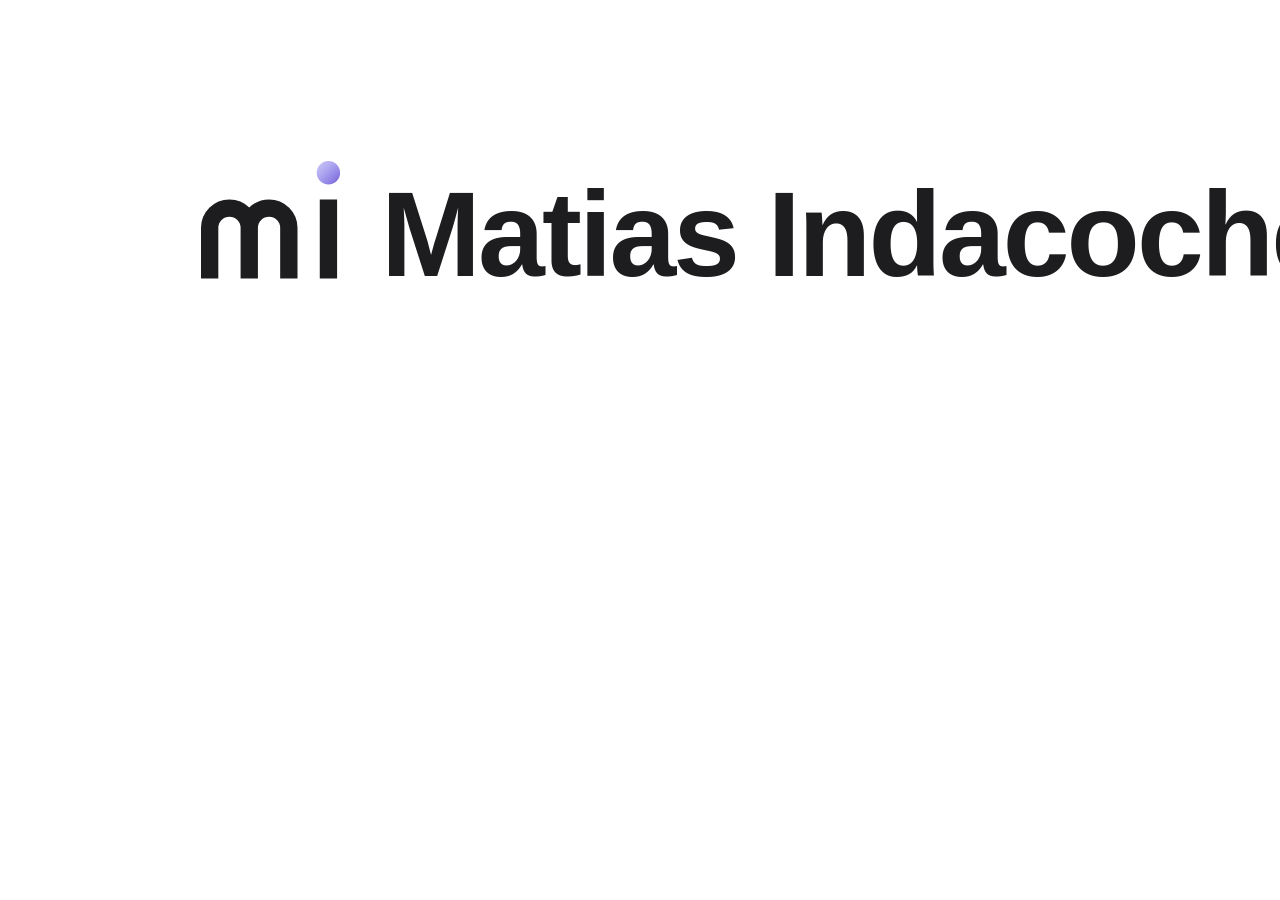
<file: tools/lockup.html>
<!doctype html><html><head><meta charset="utf-8"><style>
html,body{margin:0;background:transparent;width:1600px;height:440px;display:grid;place-items:center;font-family:-apple-system,"SF Pro Display",Inter,sans-serif;-webkit-font-smoothing:antialiased}
.row{display:flex;align-items:flex-end;gap:.34em;font-size:120px;font-weight:600;letter-spacing:-.024em;line-height:.74}
.row svg{height:.98em;width:auto}
</style></head><body>
<div class="row" id="r"><svg viewBox="0 -31.04 112.5 95.04"><defs><linearGradient id="g" x1="0" y1="0" x2="1" y2="1"><stop offset="0" stop-color="#CECBF7"/><stop offset=".4" stop-color="#AEA6F0"/><stop offset=".72" stop-color="#8F81E5"/><stop offset="1" stop-color="#705DC8"/></linearGradient></defs><path d="M7 64V23a16 16 0 0 1 32 0v41M39 23a16 16 0 0 1 32 0v41M103 64V0" fill="none" stroke="currentColor" stroke-width="14"/><circle cx="103" cy="-21.54" r="9.5" fill="url(#g)"/></svg>Matias Indacochea</div>
<script>document.getElementById('r').style.color = new URLSearchParams(location.search).get('ink') || '#1d1d1f';</script>
</body></html>
</file>
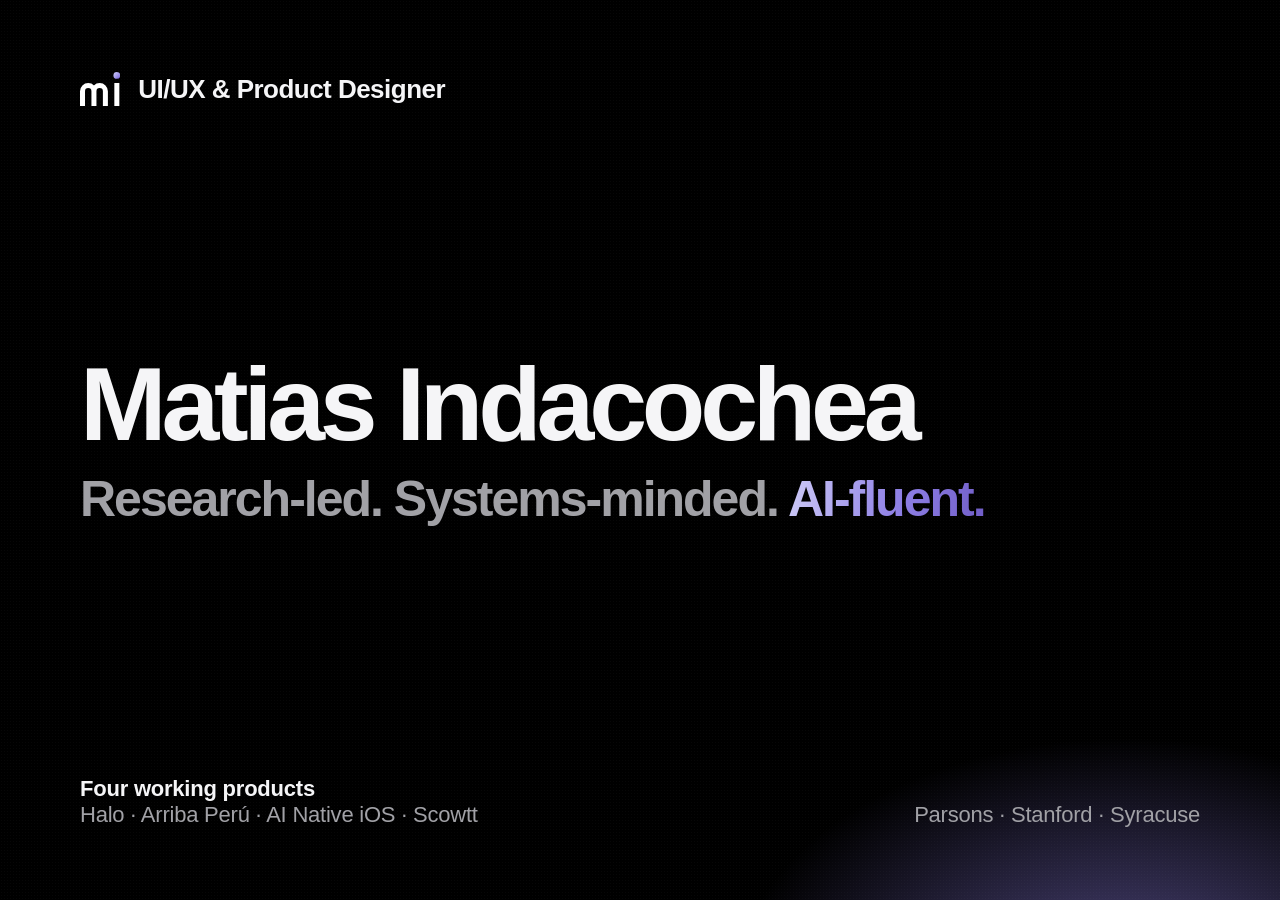
<file: tools/og.html>
<!doctype html><html><head><meta charset="utf-8"><style>
html,body{margin:0;width:1200px;height:630px;overflow:hidden;background:#000;font-family:-apple-system,"SF Pro Display",Inter,"Helvetica Neue",sans-serif;color:#f5f5f7;-webkit-font-smoothing:antialiased}
.glow{position:absolute;inset:0;background:
 radial-gradient(560px 360px at 88% 110%,rgba(143,129,229,.55),transparent 70%),
 radial-gradient(420px 300px at 62% 124%,rgba(174,166,240,.35),transparent 70%),
 radial-gradient(360px 240px at 30% 132%,rgba(112,93,200,.28),transparent 70%)}
.grain{position:absolute;inset:0;opacity:.5;background-image:radial-gradient(rgba(255,255,255,.05) 1px,transparent 1px);background-size:3px 3px}
.wrap{position:absolute;inset:72px 80px;display:flex;flex-direction:column;justify-content:space-between}
.top{display:flex;align-items:center;gap:18px;font-size:26px;font-weight:600;letter-spacing:-.02em}
.top svg{height:34px}
h1{margin:0;font-size:104px;line-height:.98;letter-spacing:-.05em;font-weight:700}
.beats{margin-top:14px;font-size:50px;font-weight:700;letter-spacing:-.04em}
.beats span{-webkit-background-clip:text;background-clip:text;color:transparent}
.b1,.b2{background-image:linear-gradient(#a1a1a6,#a1a1a6)}.b3{background-image:linear-gradient(100deg,#CECBF7,#8F81E5 55%,#705DC8)}
.bot{display:flex;justify-content:space-between;align-items:flex-end;font-size:22px;color:#a1a1a6;letter-spacing:-.01em}
.bot b{color:#f5f5f7;font-weight:600}
</style></head><body><div class="glow"></div><div class="grain"></div>
<div class="wrap">
<div class="top"><svg xmlns="http://www.w3.org/2000/svg" viewBox="0 -31.04 112.5 95.04" role="img" aria-label="mi"><defs><linearGradient id="mi-dot" x1="0" y1="0" x2="1" y2="1"><stop offset="0" stop-color="#CECBF7"/><stop offset="0.4" stop-color="#AEA6F0"/><stop offset="0.72" stop-color="#8F81E5"/><stop offset="1" stop-color="#705DC8"/></linearGradient></defs><path d="M7 64V23a16 16 0 0 1 32 0v41M39 23a16 16 0 0 1 32 0v41M103 64V0" fill="none" stroke="#FFFFFF" stroke-width="14"/><circle cx="103" cy="-21.54" r="9.5" fill="url(#mi-dot)"/></svg><span>UI/UX &amp; Product Designer</span></div>
<div><h1>Matias Indacochea</h1><div class="beats"><span class="b1">Research-led.</span> <span class="b2">Systems-minded.</span> <span class="b3">AI-fluent.</span></div></div>
<div class="bot"><div><b>Four working products</b><br>Halo · Arriba Perú · AI Native iOS · Scowtt</div><div>Parsons · Stanford · Syracuse</div></div>
</div></body></html>
</file>
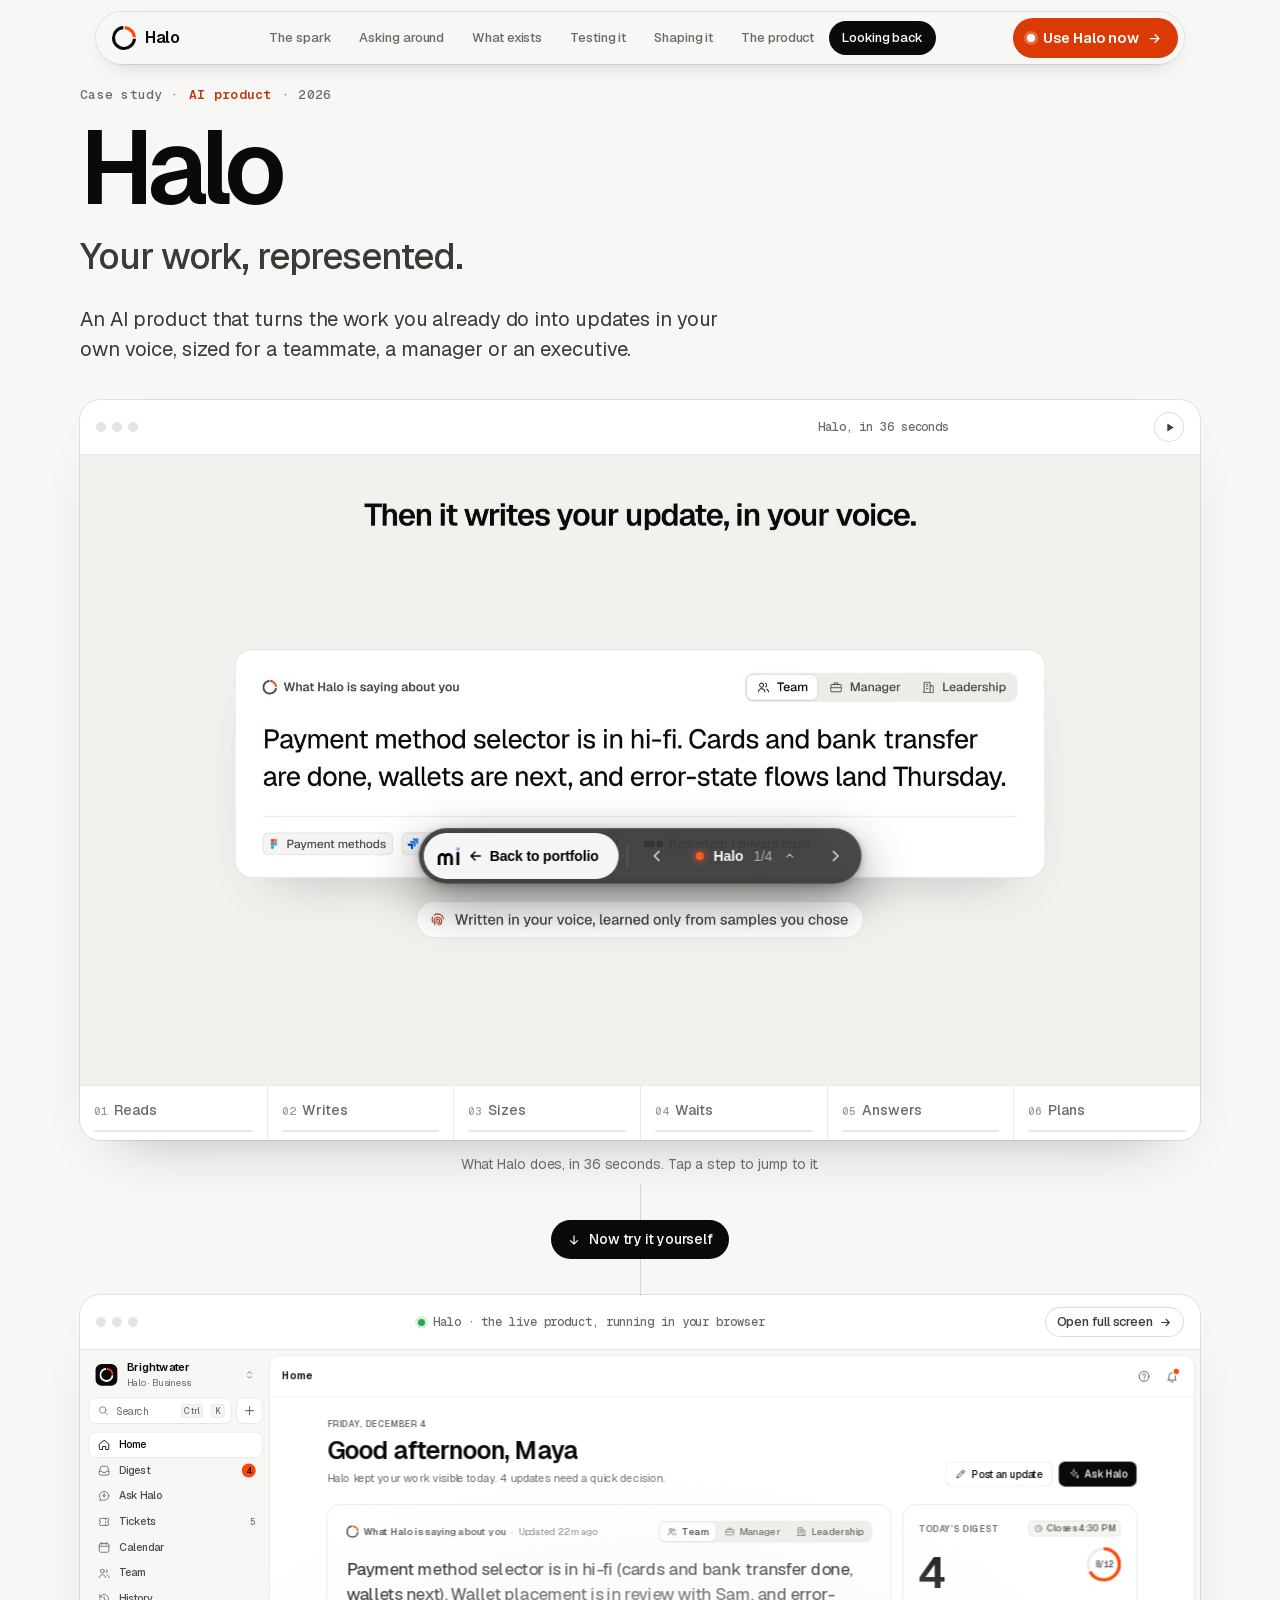
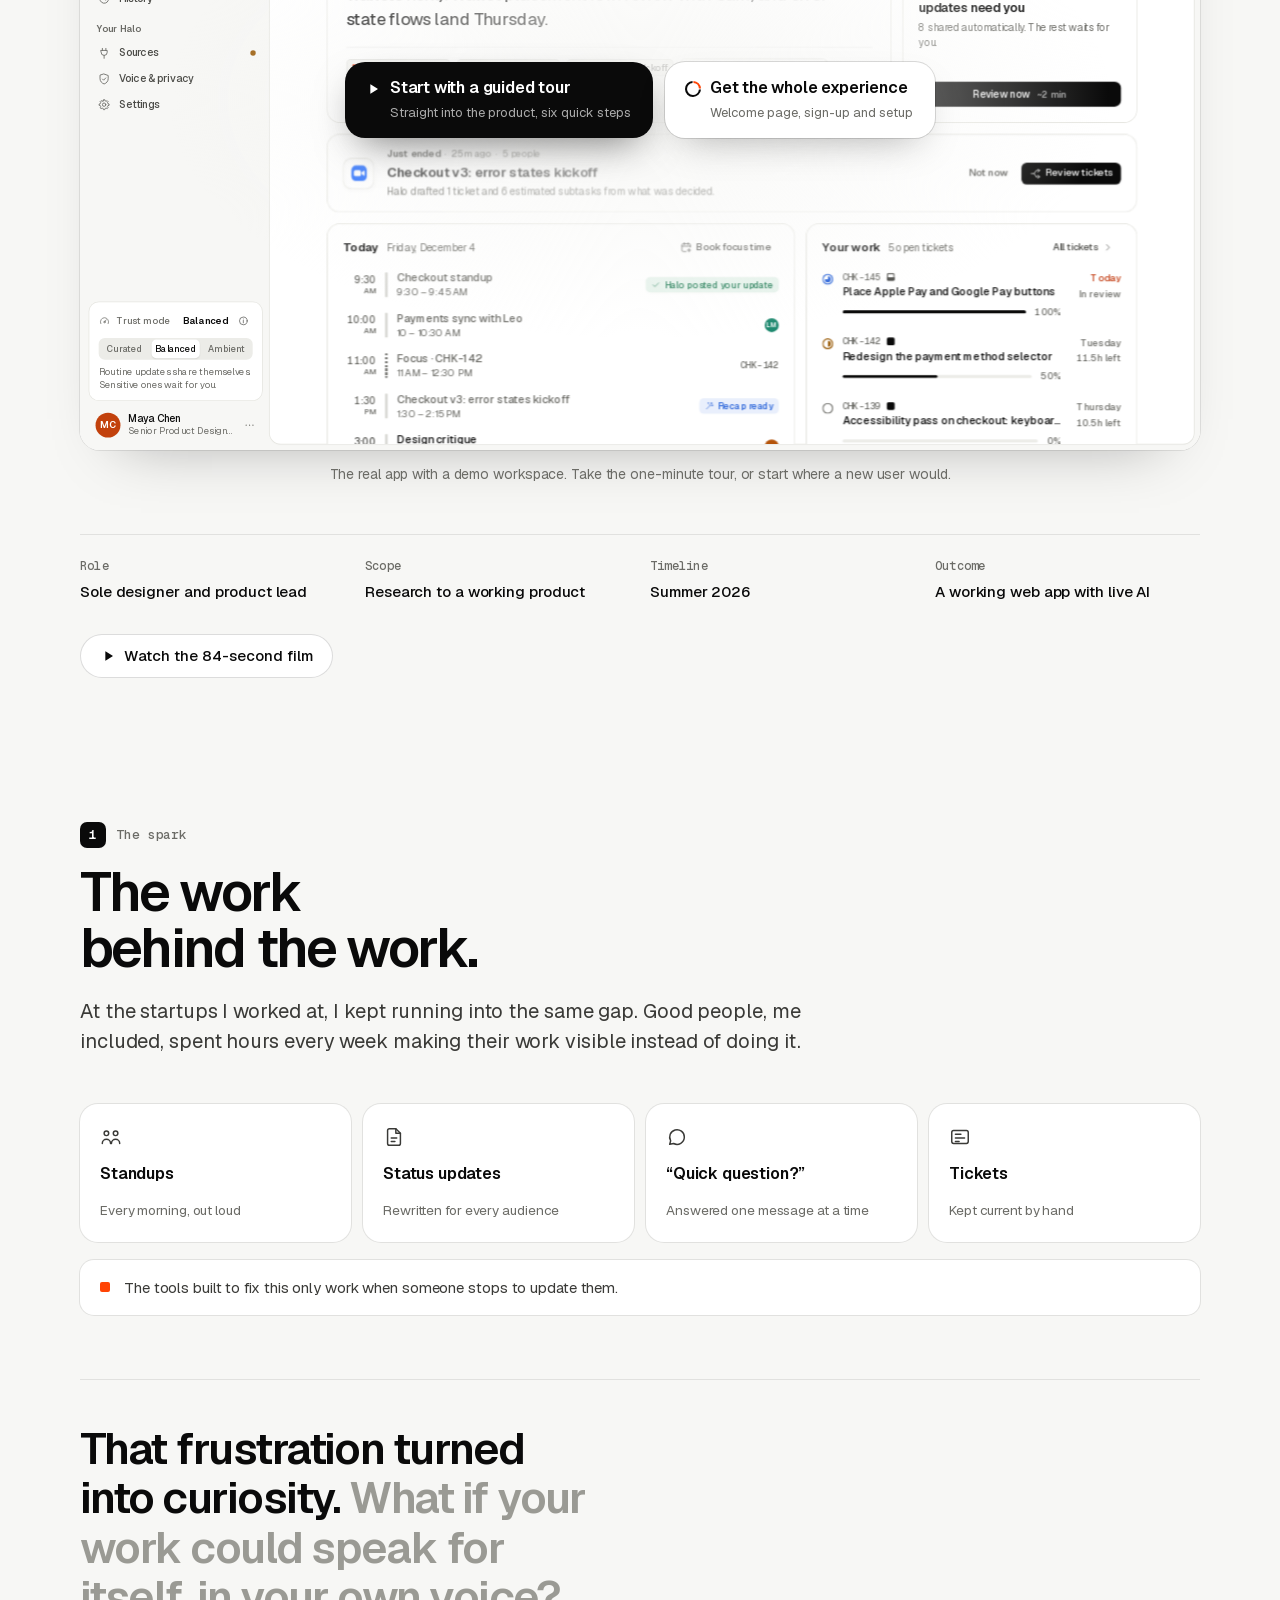
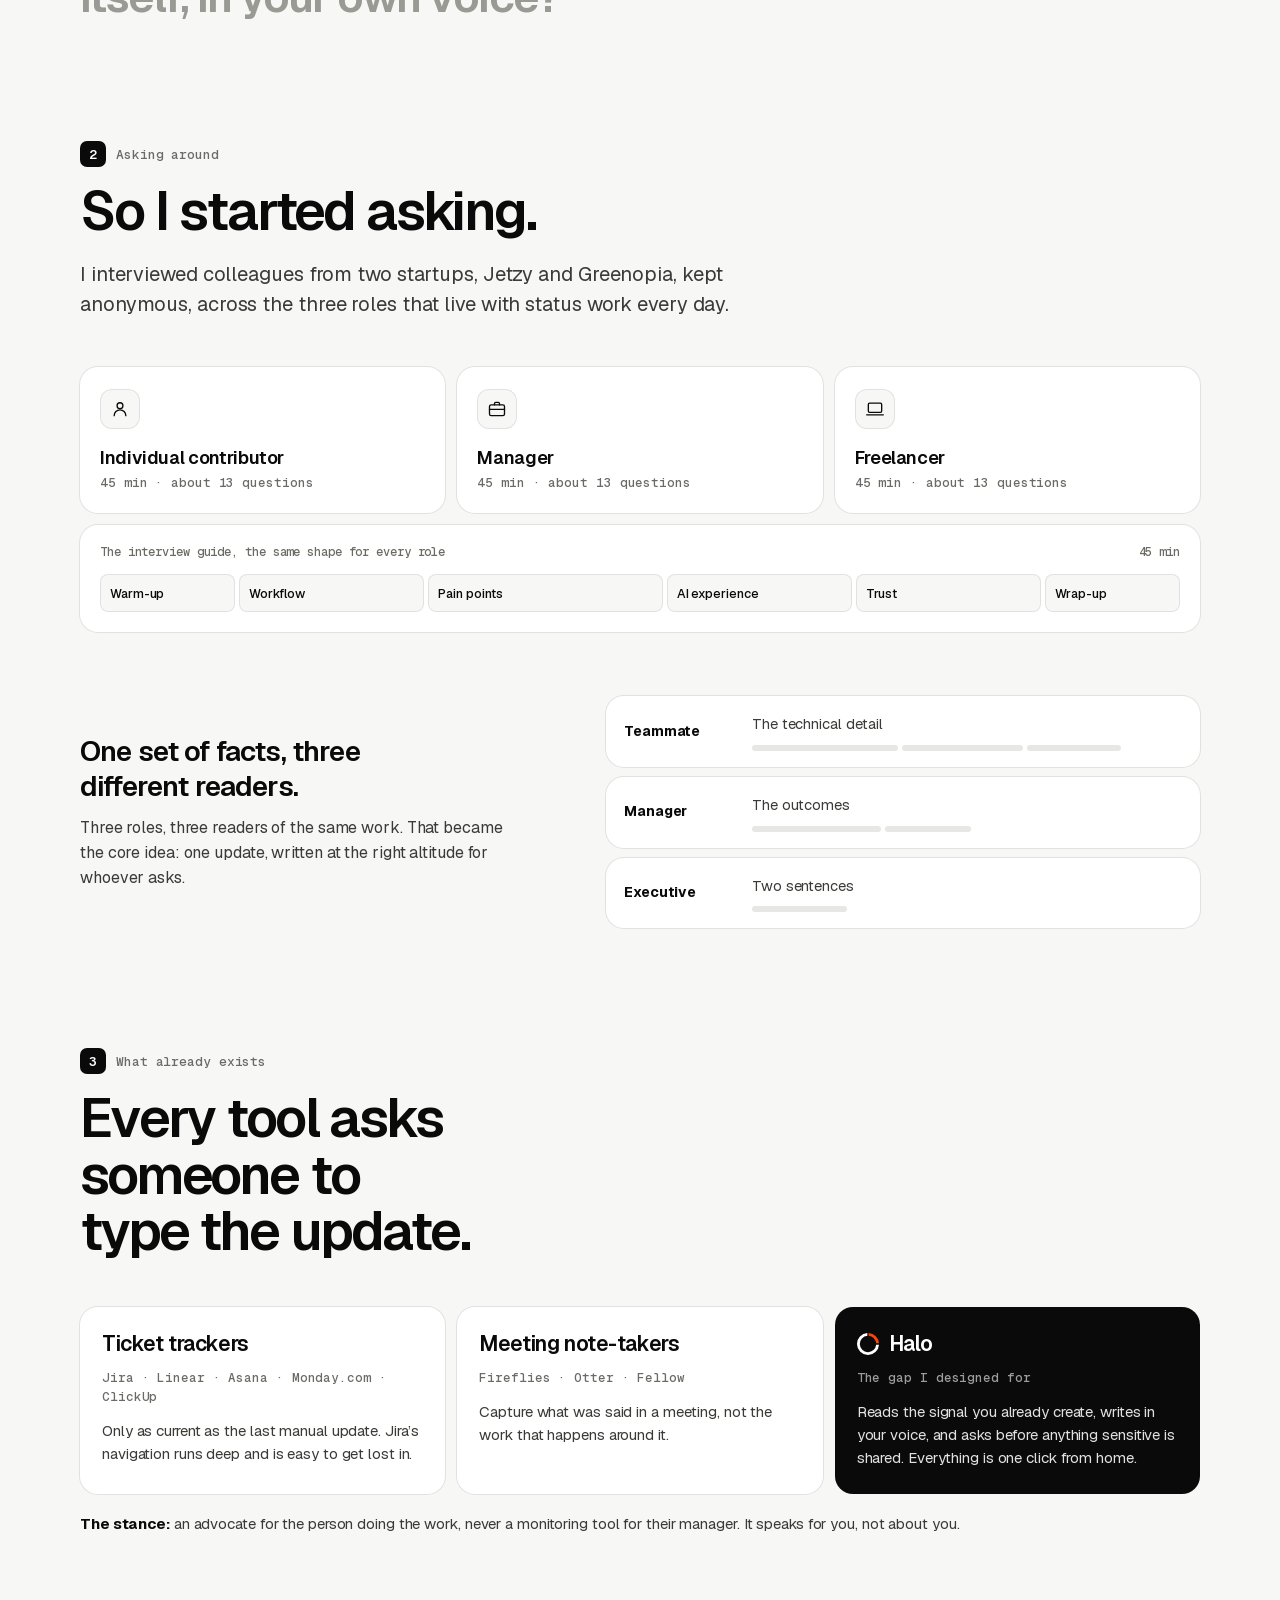
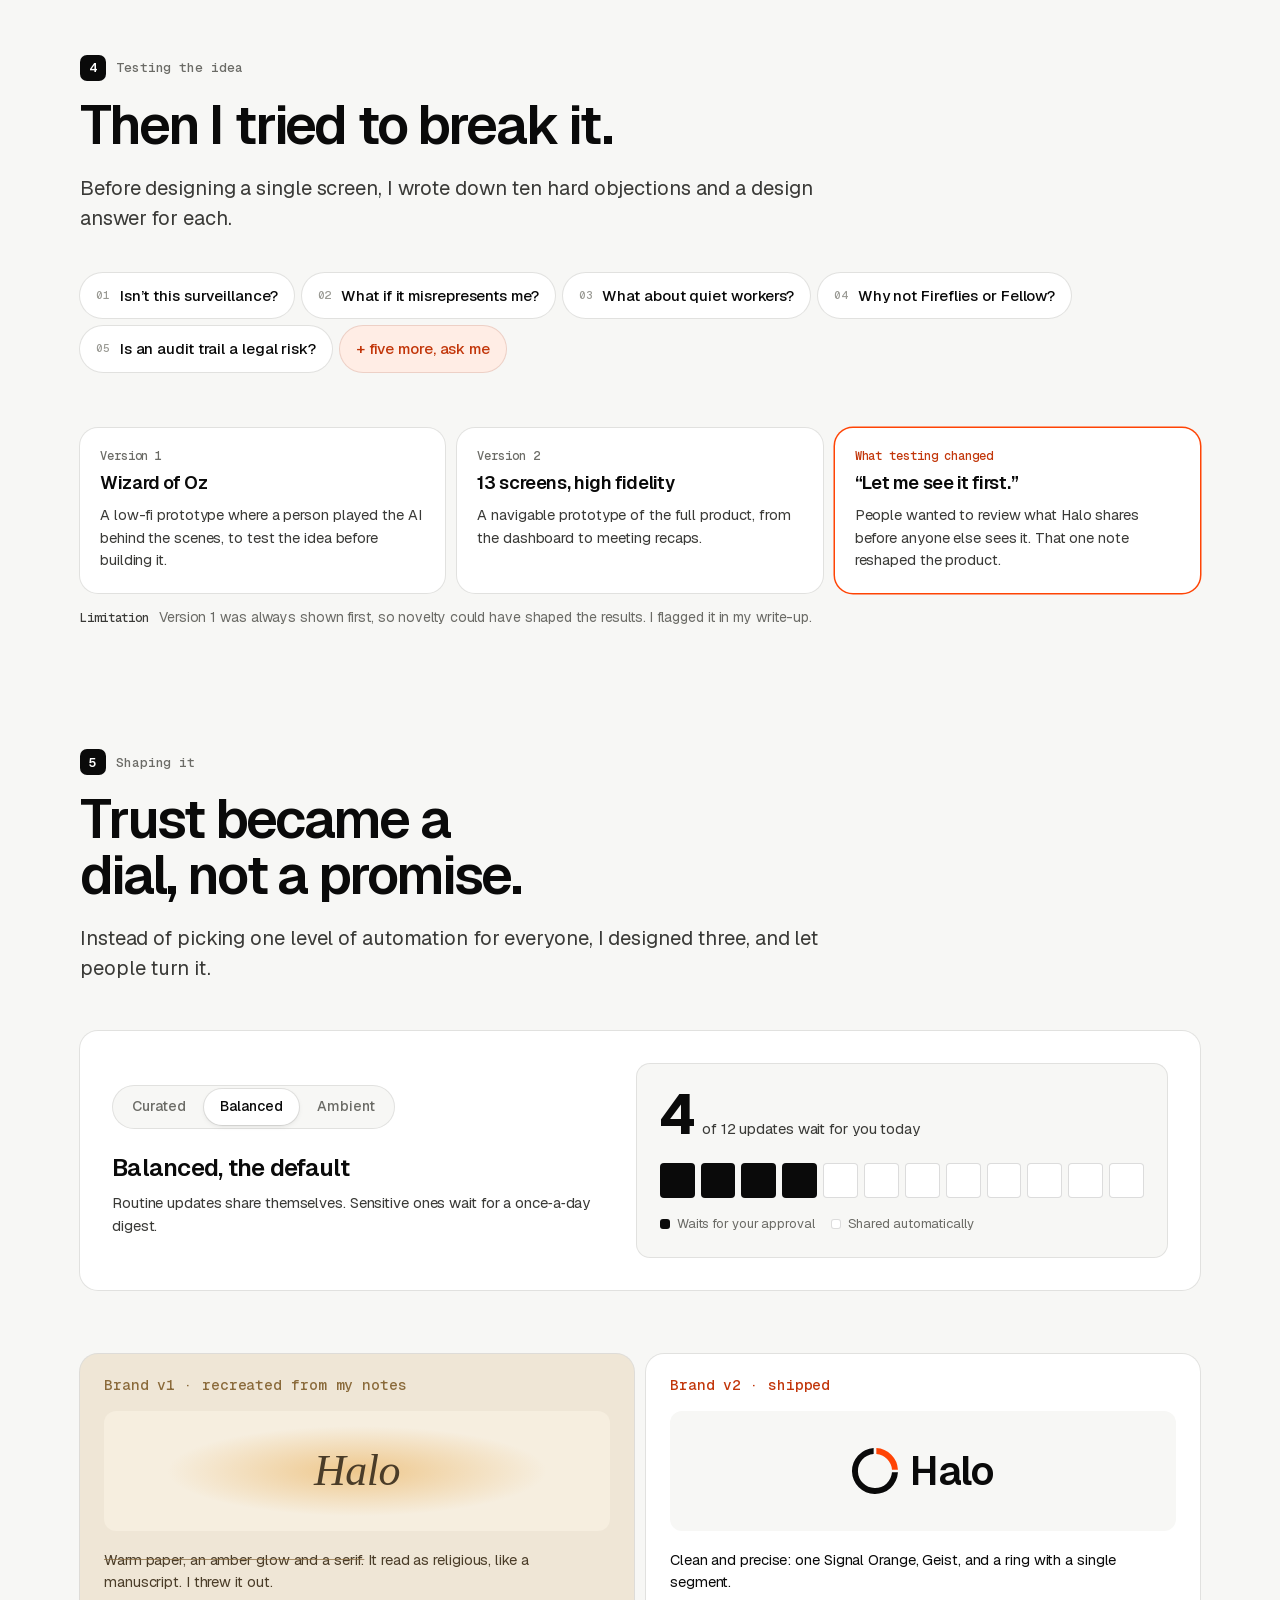
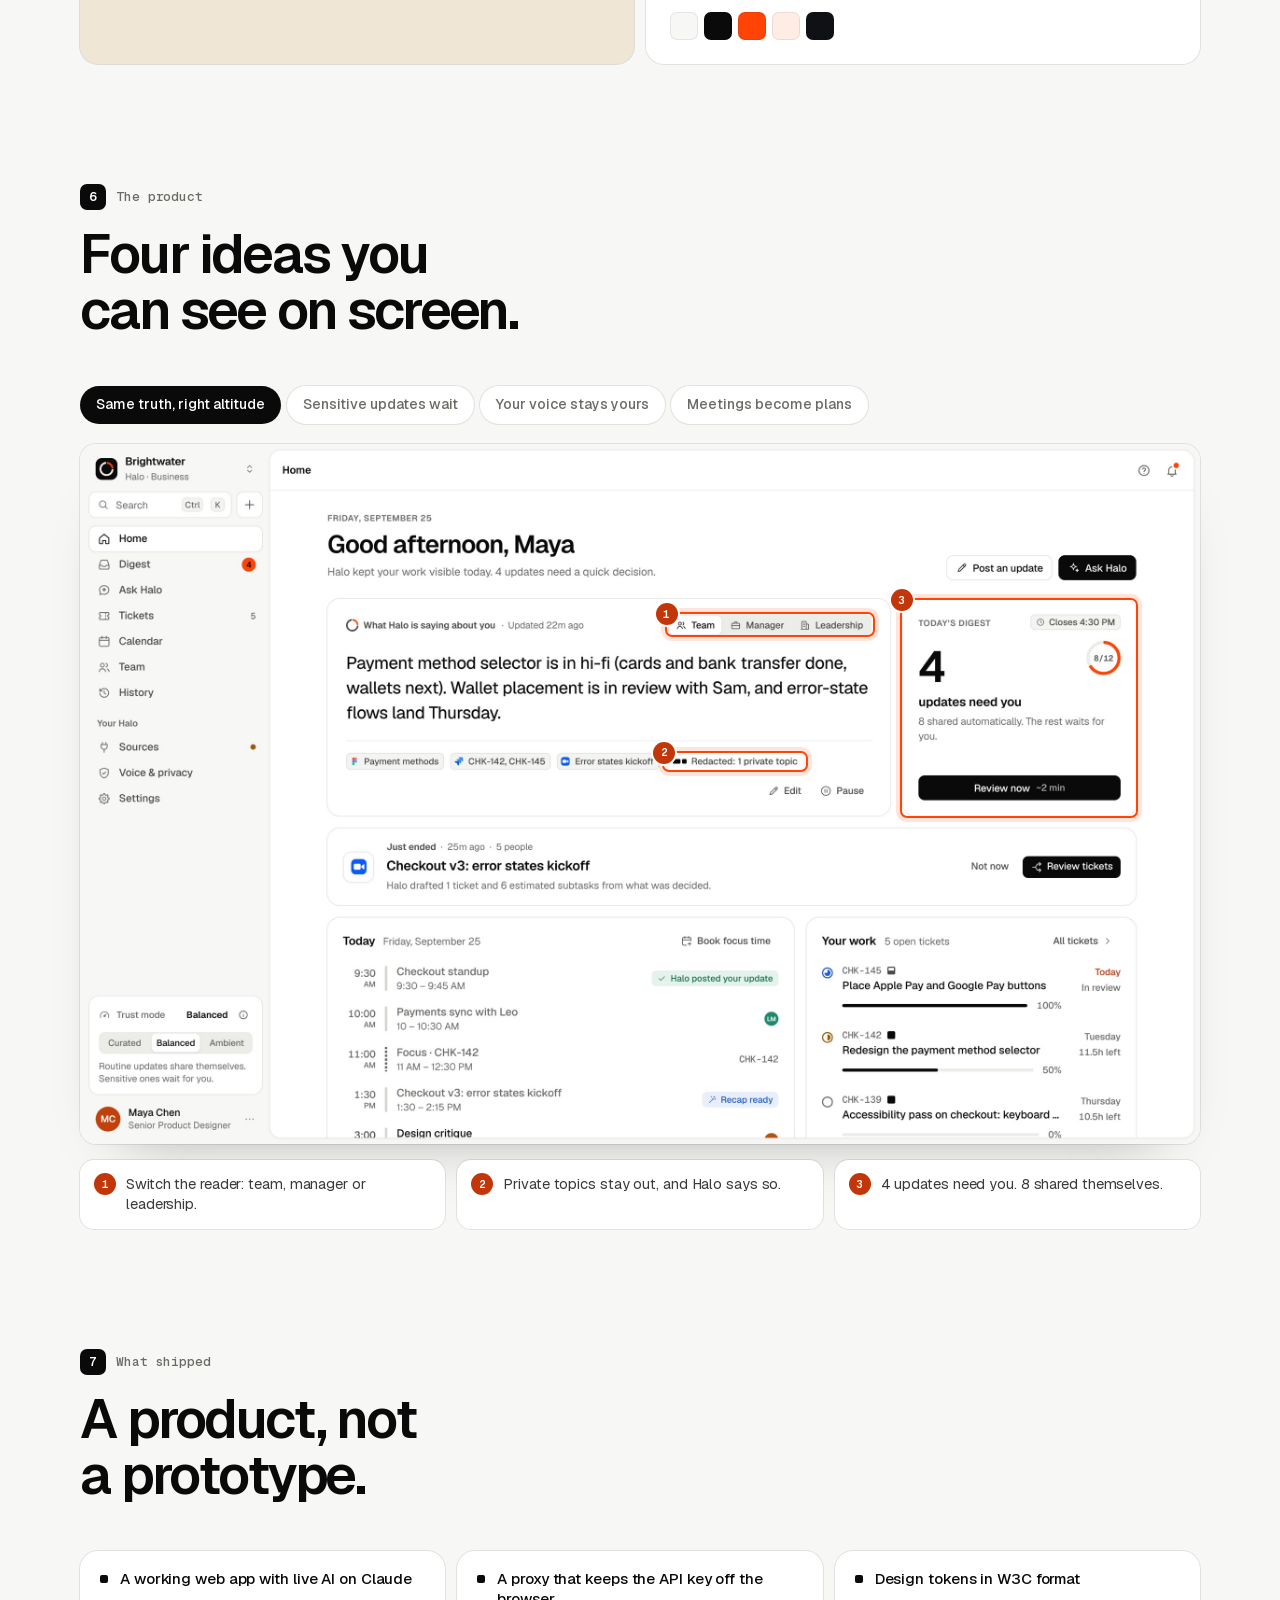
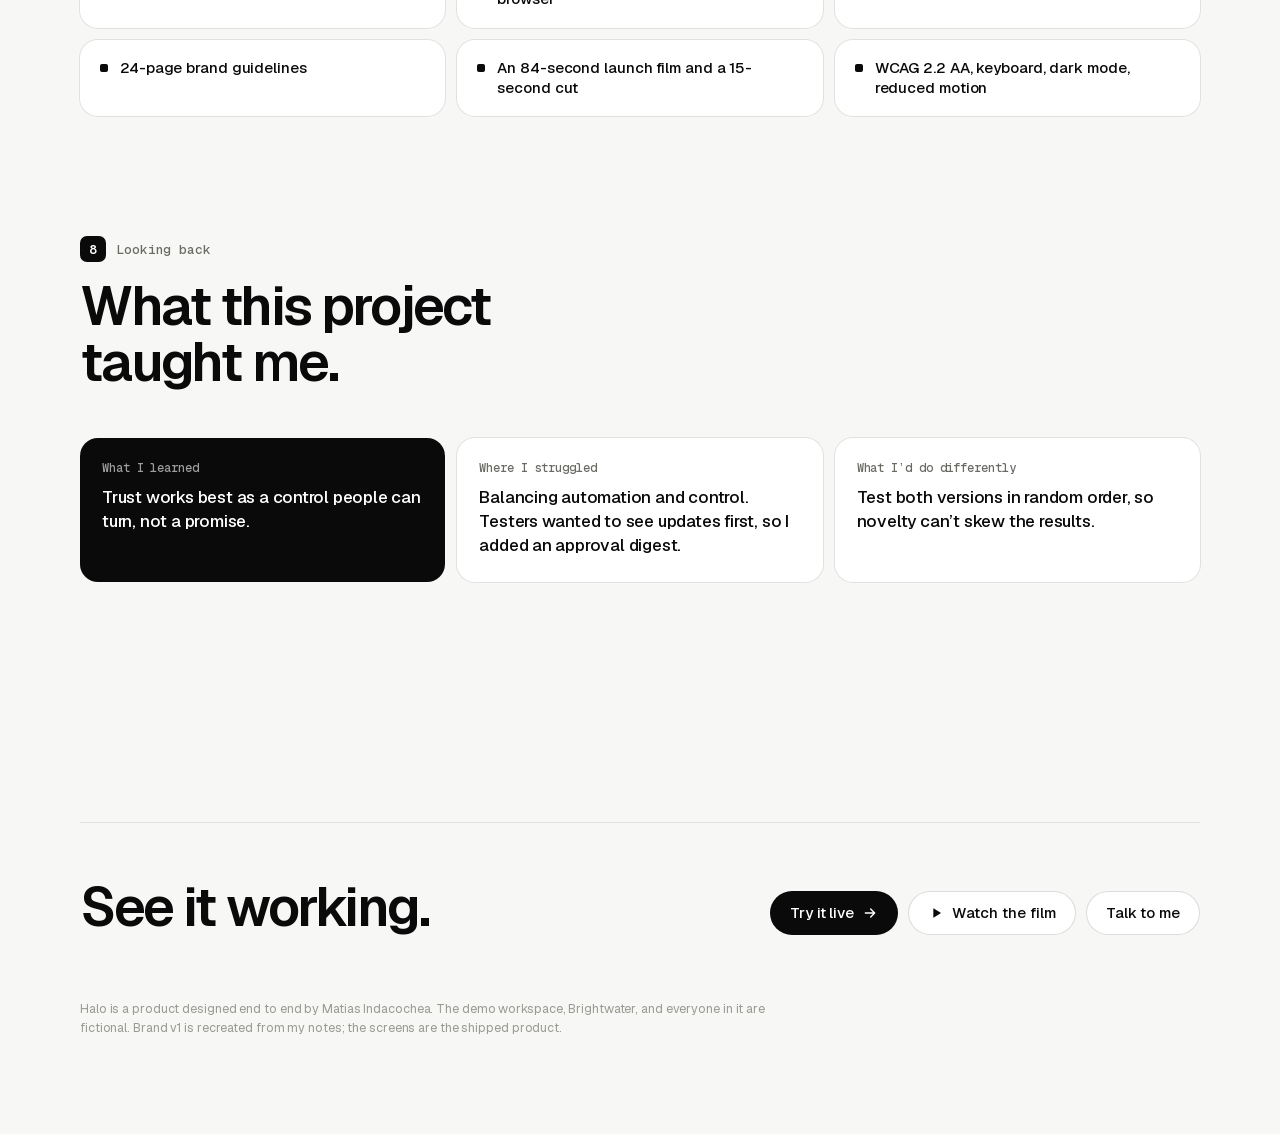
<file: work/halo/case-study.html>
<!doctype html>
<html lang="en">
<head>
<meta charset="utf-8">
<meta name="viewport" content="width=device-width, initial-scale=1, viewport-fit=cover">
<title>Halo · Case study · Matias Indacochea</title>
<meta name="description" content="How Halo started: a gap I kept running into at startups, the people I asked, what already existed, and how the idea became a working AI product.">
<meta property="og:title" content="Halo · Case study">
<meta property="og:description" content="A gap in the workflow, the questions it raised, and the AI product it became.">
<meta property="og:image" content="brand/social/og-image.png">
<link rel="icon" href="brand/favicon/favicon.svg" type="image/svg+xml">
<style>
  @font-face { font-family: "Geist"; src: url("assets/fonts/Geist-Variable-latin.woff2") format("woff2"); font-weight: 100 900; font-display: swap; }
  @font-face { font-family: "Geist Mono"; src: url("assets/fonts/GeistMono-Variable-latin.woff2") format("woff2"); font-weight: 100 900; font-display: swap; }

  /* Halo's own tokens (src/styles/tokens.css): canvas, ink, one Signal color used rarely and with meaning */
  :root {
    --canvas: #F7F7F5; --paper: #FFFFFF; --ink: #0A0A0A; --ink-2: #3A3A37; --ink-3: #6B6B66; --ink-4: #9A9A94;
    --line: rgba(10, 10, 10, .09); --line-2: rgba(10, 10, 10, .14);
    --signal: #FF4405; --signal-deep: #C2360A; --tint: #FFEDE5; --midnight: #0F1114;
    --sans: "Geist", ui-sans-serif, -apple-system, BlinkMacSystemFont, "Segoe UI", sans-serif;
    --mono: "Geist Mono", ui-monospace, "SF Mono", Menlo, monospace;
    --ease: cubic-bezier(.22, 1, .36, 1);
    --wrap: 1120px;
  }
  * { box-sizing: border-box; margin: 0; padding: 0; }
  html { -webkit-text-size-adjust: 100%; scroll-behavior: smooth; scroll-padding-top: 88px; }
  body { background: var(--canvas); color: var(--ink); font: 400 16px/1.55 var(--sans); letter-spacing: -.006em; -webkit-font-smoothing: antialiased; text-rendering: optimizeLegibility; padding-bottom: 96px; }
  img, video, svg { display: block; max-width: 100%; }
  a { color: inherit; }
  button { font: inherit; color: inherit; background: none; border: 0; cursor: pointer; }
  :focus-visible { outline: 2px solid var(--signal); outline-offset: 3px; border-radius: 6px; }
  .wrap { max-width: var(--wrap); margin: 0 auto; padding: 0 24px; }
  .sr { position: absolute; width: 1px; height: 1px; overflow: hidden; clip: rect(0 0 0 0); white-space: nowrap; }

  /* ---------- type ---------- */
  .eyebrow { display: inline-flex; align-items: center; gap: 10px; font: 500 13px/1 var(--mono); letter-spacing: .02em; color: var(--ink-3); }
  .eyebrow b { font-weight: 600; color: var(--signal-deep); }
  h1, h2, h3 { font-weight: 600; text-wrap: balance; }
  h2 { font-size: clamp(32px, 4.6vw, 54px); line-height: 1.04; letter-spacing: -.04em; margin-top: 16px; max-width: 16ch; }
  h3 { font-size: 21px; line-height: 1.25; letter-spacing: -.02em; }
  .lead { margin-top: 20px; max-width: 58ch; font-size: clamp(17px, 1.6vw, 20px); line-height: 1.5; color: var(--ink-2); text-wrap: pretty; }
  .note { font-size: 14px; color: var(--ink-3); text-wrap: pretty; }

  /* ---------- the constant bar: Halo, the chapters, and one way in ---------- */
  .topbar { position: sticky; top: 12px; z-index: 30; padding: 0 16px; pointer-events: none; }
  .topbar-in { pointer-events: auto; max-width: calc(var(--wrap) - 32px); margin: 0 auto; display: flex; align-items: center; gap: 12px; padding: 6px 6px 6px 16px; border-radius: 999px;
    background: rgba(247, 247, 245, .84); -webkit-backdrop-filter: blur(16px) saturate(1.6); backdrop-filter: blur(16px) saturate(1.6); box-shadow: 0 0 0 1px var(--line), 0 8px 24px -14px rgba(0,0,0,.3); }
  .tb-brand { flex: none; display: inline-flex; align-items: center; gap: 9px; font-size: 16px; font-weight: 600; letter-spacing: -.02em; text-decoration: none; }
  .tb-brand svg { width: 24px; height: 24px; }
  .chapters { flex: 1; min-width: 0; display: flex; justify-content: center; }
  .chapters ol { display: flex; gap: 2px; list-style: none; overflow-x: auto; scrollbar-width: none; }
  .chapters ol::-webkit-scrollbar { display: none; }
  /* white text needs the orange a step deeper to stay readable (4.6:1; pure Signal is 3.5:1) */
  .tb-cta { flex: none; display: inline-flex; align-items: center; gap: 8px; height: 40px; padding: 0 16px 0 14px; border-radius: 999px; font-size: 14.5px; font-weight: 600; letter-spacing: -.01em; text-decoration: none; color: #fff; background: color-mix(in srgb, var(--signal) 86%, #000); transition: background-color .2s var(--ease), transform .2s var(--ease); }
  .tb-cta:hover { background: var(--signal-deep); }
  .tb-cta:active { transform: scale(.98); }
  .tb-cta svg { width: 15px; height: 15px; }
  .tb-cta .dot { width: 8px; height: 8px; border-radius: 50%; background: #fff; box-shadow: 0 0 0 3px rgba(255,255,255,.26); }
  .chapters a { display: block; padding: 7px 13px; border-radius: 999px; font-size: 13px; font-weight: 500; white-space: nowrap; text-decoration: none; color: var(--ink-3); transition: color .25s var(--ease), background-color .25s var(--ease); }
  .chapters a:hover { color: var(--ink); }
  .chapters a.is-on { color: var(--paper); background: var(--ink); }

  /* ---------- hero ---------- */
  .hero { padding: 36px 0 24px; }
  .hero-top { display: flex; align-items: center; gap: 16px; }
  .brandline { display: inline-flex; align-items: center; gap: 10px; font-weight: 600; font-size: 15px; letter-spacing: -.01em; text-decoration: none; }
  .brandline svg { width: 26px; height: 26px; }
  .hero h1 { margin-top: 20px; font-size: clamp(56px, 8.4vw, 104px); line-height: .9; letter-spacing: -.06em; }
  .hero .tagline { margin-top: 14px; font-size: clamp(24px, 3vw, 36px); font-weight: 500; letter-spacing: -.03em; color: var(--ink-2); }
  .hero .lead { max-width: 52ch; }
  .meta { display: grid; grid-template-columns: repeat(4, minmax(0, 1fr)); gap: 20px; margin-top: 48px; padding-top: 24px; border-top: 1px solid var(--line); }
  .meta dt { font: 500 12px/1.2 var(--mono); color: var(--ink-3); letter-spacing: .02em; }
  .meta dd { margin-top: 8px; font-size: 15px; font-weight: 500; line-height: 1.35; }
  .ctas { display: flex; flex-wrap: wrap; gap: 10px; margin-top: 32px; }
  .btn { display: inline-flex; align-items: center; gap: 8px; height: 44px; padding: 0 20px; border-radius: 999px; font-size: 15px; font-weight: 500; text-decoration: none; transition: transform .2s var(--ease), background-color .2s var(--ease); }
  .btn svg { width: 16px; height: 16px; }
  .btn-ink { background: var(--ink); color: var(--paper); }
  .btn-ink:hover { background: #26262a; }
  .btn-line { box-shadow: inset 0 0 0 1px var(--line-2); background: var(--paper); }
  .btn-line:hover { background: #fbfbfa; }
  .btn:active { transform: scale(.98); }

  /* the explainer: Halo's own 36-second walkthrough, with its six chapters */
  .film-card { margin-top: 36px; border-radius: 20px; overflow: hidden; background: var(--paper); box-shadow: 0 0 0 1px var(--line), 0 30px 60px -40px rgba(0,0,0,.35); }
  .film-bar { display: flex; align-items: center; gap: 12px; padding: 12px 16px; border-bottom: 1px solid var(--line); }
  .film-bar .dots { display: flex; gap: 6px; }
  .film-bar .dots i { width: 10px; height: 10px; border-radius: 50%; background: #E4E4E0; }
  .film-bar span { flex: 1; min-width: 0; text-align: center; font: 500 12px/1 var(--mono); color: var(--ink-3); white-space: nowrap; overflow: hidden; text-overflow: ellipsis; }
  .film-toggle { width: 30px; height: 30px; display: grid; place-items: center; border-radius: 50%; color: var(--ink-2); box-shadow: inset 0 0 0 1px var(--line-2); }
  .film-toggle svg { width: 13px; height: 13px; }
  .film-toggle .i-play, .is-paused .film-toggle .i-pause { display: none; }
  .is-paused .film-toggle .i-play { display: block; }
  .film-stage { aspect-ratio: 16 / 9; background: var(--canvas) url("film/halo-explainer-poster.jpg") center / cover; }
  .film-stage video { width: 100%; height: 100%; object-fit: cover; }
  .film-steps { display: grid; grid-template-columns: repeat(6, minmax(0, 1fr)); border-top: 1px solid var(--line); }
  .film-step { position: relative; padding: 14px 14px 18px; text-align: left; font-size: 14px; font-weight: 500; color: var(--ink-3); transition: color .3s var(--ease); }
  .film-step + .film-step { border-left: 1px solid var(--line); }
  .film-step em { font: 500 11px/1 var(--mono); font-style: normal; margin-right: 6px; color: var(--ink-4); }
  .film-step.is-on { color: var(--ink); }
  .film-step.is-on em { color: var(--signal-deep); }
  .film-step i { position: absolute; left: 14px; right: 14px; bottom: 8px; height: 2px; border-radius: 2px; background: var(--line); overflow: hidden; }
  .film-step i::after { content: ""; position: absolute; inset: 0; background: var(--signal); transform-origin: left; transform: scaleX(var(--p, 0)); }

  .film-cap { margin-top: 14px; font-size: 14px; color: var(--ink-3); text-align: center; }

  /* the hand-off: watch it, then use it */
  .handoff { display: flex; flex-direction: column; align-items: center; margin: 8px 0 0; }
  .handoff::before, .handoff::after { content: ""; width: 1px; height: 36px; background: linear-gradient(var(--line-2), var(--line-2)) center / 1px 100% no-repeat; }
  .handoff span { display: inline-flex; align-items: center; gap: 8px; padding: 9px 16px; border-radius: 999px; font-size: 14px; font-weight: 500; color: var(--paper); background: var(--ink); }
  .handoff span svg { width: 14px; height: 14px; transform: rotate(90deg); }

  /* the live product, framed like the explainer; the page keeps scrolling until you choose to use it */
  .live { border-radius: 20px; overflow: hidden; background: var(--paper); box-shadow: 0 0 0 1px var(--line), 0 30px 60px -40px rgba(0,0,0,.35); }
  .live-bar { display: flex; align-items: center; gap: 12px; padding: 12px 16px; border-bottom: 1px solid var(--line); }
  .live-bar .dots { display: flex; gap: 6px; }
  .live-bar .dots i { width: 10px; height: 10px; border-radius: 50%; background: #E4E4E0; }
  .live-bar .url { flex: 1; min-width: 0; display: flex; align-items: center; justify-content: center; gap: 8px; font: 500 12px/1 var(--mono); color: var(--ink-3); white-space: nowrap; overflow: hidden; }
  .live-bar .url i { width: 7px; height: 7px; border-radius: 50%; background: #2BA84A; box-shadow: 0 0 0 3px rgba(43, 168, 74, .18); }
  .live-full { display: inline-flex; align-items: center; gap: 6px; height: 30px; padding: 0 12px; border-radius: 999px; font-size: 13px; font-weight: 500; text-decoration: none; color: var(--ink-2); box-shadow: inset 0 0 0 1px var(--line-2); }
  .live-full svg { width: 13px; height: 13px; }
  .live-stage { position: relative; aspect-ratio: 1440 / 900; overflow: hidden; background: var(--canvas) url("case-study/home.jpg") center / cover; }
  .live-stage iframe { position: absolute; left: 0; top: 0; width: 1440px; height: 900px; border: 0; transform-origin: 0 0; transform: scale(var(--s, .5)); pointer-events: none; opacity: 0; transition: opacity .5s var(--ease); background: var(--canvas); }
  .live.is-loaded .live-stage iframe { opacity: 1; }
  .live.is-active .live-stage iframe { pointer-events: auto; }
  .live-go { position: absolute; inset: 0; z-index: 2; display: flex; flex-wrap: wrap; align-content: center; justify-content: center; gap: 12px; padding: 20px; background: radial-gradient(42% 34% at 50% 50%, rgba(247, 247, 245, .9), rgba(247, 247, 245, 0)); transition: background-color .3s var(--ease); }
  .live-opt { display: grid; justify-items: start; gap: 2px; min-width: 248px; padding: 14px 22px 15px 20px; border-radius: 20px; text-align: left; color: var(--paper); background: var(--ink); box-shadow: 0 16px 40px -14px rgba(0,0,0,.55); transition: transform .25s var(--ease); }
  .live-opt:hover { transform: translateY(-2px); }
  .live-opt b { display: inline-flex; align-items: center; gap: 9px; font-size: 16px; font-weight: 600; letter-spacing: -.012em; }
  .live-opt b svg { width: 16px; height: 16px; }
  .live-opt span { font-size: 13px; color: rgba(255,255,255,.66); padding-left: 25px; }
  .live-opt.sec { color: var(--ink); background: var(--paper); box-shadow: 0 0 0 1px var(--line-2), 0 16px 40px -18px rgba(0,0,0,.35); }
  .live-opt.sec span { color: var(--ink-3); }
  .live-opt.sec b i { width: 16px; height: 16px; display: inline-block; }
  .live.is-active .live-go { display: none; }
  .live-done { position: absolute; right: 14px; top: 14px; z-index: 3; display: none; align-items: center; gap: 6px; height: 34px; padding: 0 14px; border-radius: 999px; font-size: 13px; font-weight: 600; color: var(--paper); background: rgba(10,10,10,.82); }
  .live.is-active .live-done { display: inline-flex; }
  .live-note { margin-top: 14px; font-size: 14px; color: var(--ink-3); text-align: center; }
  /* the app follows the visitor's light or dark setting: its preview does too, so loading never flashes */
  @media (prefers-color-scheme: dark) {
    .live-stage { background-image: url("case-study/home-dark.jpg"); background-color: #0F1114; }
    .live-stage iframe { background: #0F1114; }
    .live-go { background: radial-gradient(42% 34% at 50% 50%, rgba(15, 17, 20, .88), rgba(15, 17, 20, 0)); }
    .live-go:hover { background-color: rgba(15, 17, 20, .2); }
    .live-opt { color: var(--ink); background: var(--paper); }
    .live-opt span { color: var(--ink-3); }
    .live-opt.sec { color: var(--paper); background: #1B1E23; box-shadow: 0 0 0 1px rgba(255,255,255,.14); }
    .live-opt.sec span { color: rgba(255,255,255,.62); }
  }

  /* ---------- chapters ---------- */
  .chapter { padding: 120px 0 0; }
  .chapter-head { display: grid; gap: 0; }
  .k { display: inline-flex; align-items: center; gap: 10px; font: 500 13px/1 var(--mono); color: var(--ink-3); }
  .k b { display: grid; place-items: center; width: 26px; height: 26px; border-radius: 7px; font-weight: 600; color: var(--paper); background: var(--ink); }
  .card { background: var(--paper); border-radius: 18px; box-shadow: 0 0 0 1px var(--line); }

  /* 01 the spark */
  .rituals { display: grid; grid-template-columns: repeat(4, minmax(0, 1fr)); gap: 12px; margin-top: 48px; }
  .ritual { padding: 22px 20px; display: grid; gap: 14px; align-content: start; }
  .ritual svg { width: 22px; height: 22px; color: var(--ink-2); }
  .ritual b { font-size: 16px; font-weight: 600; letter-spacing: -.01em; }
  .ritual span { font-size: 13.5px; color: var(--ink-3); line-height: 1.4; }
  .gap-line { display: flex; align-items: center; gap: 14px; margin-top: 18px; padding: 16px 20px; border-radius: 14px; background: var(--paper); box-shadow: 0 0 0 1px var(--line); font-size: 15px; color: var(--ink-2); }
  .gap-line i { flex: none; width: 10px; height: 10px; border-radius: 2px; background: var(--signal); }
  .question-wrap { margin-top: 64px; padding-top: 44px; border-top: 1px solid var(--line); }
  .question { font-size: clamp(26px, 3.6vw, 44px); line-height: 1.12; letter-spacing: -.035em; font-weight: 600; max-width: 22ch; text-wrap: balance; }
  .question span { color: var(--ink-4); }

  /* 02 asking around */
  .roles { display: grid; grid-template-columns: repeat(3, minmax(0, 1fr)); gap: 12px; margin-top: 48px; }
  .role { padding: 22px 20px; }
  .role-ic { width: 40px; height: 40px; display: grid; place-items: center; border-radius: 12px; background: var(--canvas); box-shadow: inset 0 0 0 1px var(--line); }
  .role-ic svg { width: 20px; height: 20px; }
  .role h3 { margin-top: 18px; font-size: 18px; }
  .role p { margin-top: 4px; font: 500 12.5px/1.4 var(--mono); color: var(--ink-3); }
  .guide { margin-top: 12px; padding: 20px; }
  .guide-h { display: flex; justify-content: space-between; gap: 12px; font: 500 12px/1.2 var(--mono); color: var(--ink-3); }
  .guide-bar { display: flex; gap: 4px; margin-top: 14px; }
  .guide-bar span { flex: var(--f, 1); padding: 10px 10px 9px; border-radius: 8px; font-size: 12.5px; font-weight: 500; white-space: nowrap; overflow: hidden; text-overflow: ellipsis; background: var(--canvas); box-shadow: inset 0 0 0 1px var(--line); }
  .guide-bar span.hot { background: var(--tint); box-shadow: inset 0 0 0 1px rgba(194, 54, 10, .25); color: var(--signal-deep); }
  .altitude { display: grid; grid-template-columns: minmax(0, .9fr) minmax(0, 1.1fr); gap: 40px; align-items: center; margin-top: 64px; }
  .altitude h3 { font-size: clamp(22px, 2.4vw, 28px); letter-spacing: -.03em; }
  .altitude p { margin-top: 12px; color: var(--ink-2); max-width: 40ch; }
  .alt-list { display: grid; gap: 10px; }
  .alt { display: grid; grid-template-columns: 112px minmax(0, 1fr); gap: 16px; align-items: center; padding: 16px 18px; }
  .alt b { font-size: 14px; }
  .alt span { font-size: 14.5px; color: var(--ink-2); }
  .alt .bars { display: flex; gap: 4px; margin-top: 8px; }
  .alt .bars i { height: 6px; border-radius: 3px; background: #E7E7E3; }

  /* 03 what's out there */
  .market { display: grid; grid-template-columns: repeat(3, minmax(0, 1fr)); gap: 12px; margin-top: 48px; }
  .mk-card { padding: 24px 22px; display: grid; gap: 12px; align-content: start; }
  .mk-card .names { font: 500 12.5px/1.5 var(--mono); color: var(--ink-3); }
  .mk-card p { font-size: 15px; color: var(--ink-2); }
  .mk-card.is-halo { background: var(--ink); color: var(--paper); box-shadow: none; }
  .mk-card.is-halo .names { color: rgba(255,255,255,.6); }
  .mk-card.is-halo p { color: rgba(255,255,255,.88); }
  .mk-card.is-halo h3 { display: flex; align-items: center; gap: 10px; }
  .mk-card.is-halo h3 svg { width: 22px; height: 22px; }
  .stance { margin-top: 18px; font-size: 15px; color: var(--ink-2); }
  .stance b { color: var(--ink); }

  /* 04 testing */
  .objections { display: flex; flex-wrap: wrap; gap: 8px; margin-top: 40px; }
  .objection { display: inline-flex; align-items: center; gap: 10px; padding: 11px 16px; border-radius: 999px; font-size: 15px; font-weight: 500; background: var(--paper); box-shadow: 0 0 0 1px var(--line); }
  .objection i { font: 500 11px/1 var(--mono); font-style: normal; color: var(--ink-4); }
  .objection.more { color: var(--signal-deep); background: var(--tint); box-shadow: 0 0 0 1px rgba(194, 54, 10, .2); }
  .proto { display: grid; grid-template-columns: repeat(3, minmax(0, 1fr)); gap: 12px; margin-top: 56px; }
  .proto-step { padding: 22px 20px; display: grid; gap: 10px; align-content: start; }
  .proto-step .n { font: 500 12px/1 var(--mono); color: var(--ink-3); }
  .proto-step h3 { font-size: 18px; }
  .proto-step p { font-size: 14.5px; color: var(--ink-2); }
  .proto-step.is-key { box-shadow: 0 0 0 1.5px var(--signal); }
  .proto-step.is-key .n { color: var(--signal-deep); }
  .limit { margin-top: 14px; display: flex; gap: 10px; align-items: baseline; font-size: 14px; color: var(--ink-3); }
  .limit b { font: 500 12px/1 var(--mono); color: var(--ink-2); }

  /* 05 the dial */
  .dial { display: grid; grid-template-columns: minmax(0, 1fr) minmax(0, 1.1fr); gap: 40px; align-items: center; margin-top: 48px; padding: 32px; }
  .dial-seg { display: inline-flex; gap: 2px; padding: 4px; border-radius: 999px; background: var(--canvas); box-shadow: inset 0 0 0 1px var(--line); }
  .dial-seg button { height: 36px; padding: 0 16px; border-radius: 999px; font-size: 14px; font-weight: 500; color: var(--ink-3); transition: color .25s var(--ease), background-color .25s var(--ease), box-shadow .25s var(--ease); }
  .dial-seg button[aria-checked="true"] { color: var(--ink); background: var(--paper); box-shadow: 0 0 0 1px var(--line), 0 2px 6px -2px rgba(0,0,0,.15); }
  .dial-copy h3 { margin-top: 24px; font-size: 24px; letter-spacing: -.03em; }
  .dial-copy p { margin-top: 8px; font-size: 15px; color: var(--ink-2); min-height: 3em; }
  .dial-board { padding: 24px; border-radius: 14px; background: var(--canvas); box-shadow: inset 0 0 0 1px var(--line); }
  .dial-num { display: flex; align-items: baseline; gap: 10px; }
  .dial-num b { font-size: 56px; line-height: 1; letter-spacing: -.05em; font-variant-numeric: tabular-nums; }
  .dial-num span { font-size: 15px; color: var(--ink-2); }
  .dial-grid { display: grid; grid-template-columns: repeat(12, minmax(0, 1fr)); gap: 6px; margin-top: 20px; }
  .dial-grid i { aspect-ratio: 1; border-radius: 4px; background: var(--paper); box-shadow: inset 0 0 0 1px var(--line-2); transition: background-color .35s var(--ease), box-shadow .35s var(--ease); transition-delay: calc(var(--i) * 18ms); }
  .dial-grid i.on { background: var(--ink); box-shadow: none; }
  .dial-key { display: flex; flex-wrap: wrap; gap: 16px; margin-top: 16px; font-size: 13px; color: var(--ink-3); }
  .dial-key span { display: inline-flex; align-items: center; gap: 7px; }
  .dial-key span::before { content: ""; width: 10px; height: 10px; border-radius: 3px; background: var(--ink); }
  .dial-key span + span::before { background: var(--paper); box-shadow: inset 0 0 0 1px var(--line-2); }
  .brand-vs { display: grid; grid-template-columns: repeat(2, minmax(0, 1fr)); gap: 12px; margin-top: 64px; }
  .bv { padding: 24px; display: grid; gap: 18px; align-content: start; border-radius: 18px; }
  .bv-tag { font: 500 12px/1 var(--mono); }
  .bv-mark { height: 120px; display: grid; place-items: center; border-radius: 12px; }
  .bv p { font-size: 14.5px; }
  .bv-old { background: #EFE6D6; color: #4A3C28; box-shadow: 0 0 0 1px rgba(74, 60, 40, .14); }
  .bv-old .bv-tag { color: #8A6A3A; }
  .bv-old .bv-mark { background: radial-gradient(closest-side, rgba(232, 168, 72, .55), rgba(232, 168, 72, 0) 75%), #F6EEDF; }
  .bv-old .bv-mark span { font: italic 400 44px/1 "Iowan Old Style", "Palatino", Georgia, serif; letter-spacing: -.01em; color: #4A3C28; }
  .bv-old s { text-decoration-color: rgba(138, 106, 58, .7); }
  .bv-new { background: var(--paper); box-shadow: 0 0 0 1px var(--line); }
  .bv-new .bv-tag { color: var(--signal-deep); }
  .bv-new .bv-mark { background: var(--canvas); gap: 0; display: flex; align-items: center; justify-content: center; }
  .bv-new .bv-mark svg { width: 46px; height: 46px; margin-right: 12px; }
  .bv-new .bv-mark span { font: 600 40px/1 var(--sans); letter-spacing: -.04em; }
  .swatches { display: flex; gap: 6px; }
  .swatches i { width: 28px; height: 28px; border-radius: 7px; box-shadow: inset 0 0 0 1px rgba(0,0,0,.08); }

  /* 06 the product: annotated screens */
  .screens { margin-top: 48px; }
  .tabs { display: flex; flex-wrap: wrap; gap: 6px; }
  .tab { height: 38px; padding: 0 16px; border-radius: 999px; font-size: 14px; font-weight: 500; color: var(--ink-3); background: var(--paper); box-shadow: 0 0 0 1px var(--line); transition: color .2s var(--ease), background-color .2s var(--ease); }
  .tab[aria-selected="true"] { color: var(--paper); background: var(--ink); box-shadow: none; }
  .panel { margin-top: 20px; }
  .js .panel:not(.is-on) { display: none; }
  .shot { position: relative; border-radius: 16px; overflow: hidden; box-shadow: 0 0 0 1px var(--line), 0 30px 60px -44px rgba(0,0,0,.4); background: var(--paper); }
  .shot img { width: 100%; height: auto; }
  .shot-link { display: block; cursor: zoom-in; }
  .mk { position: absolute; left: var(--l); top: var(--t); width: var(--w); height: var(--h); border: 2px solid var(--signal); border-radius: 7px; box-shadow: 0 0 0 4px rgba(255, 68, 5, .14); transition: box-shadow .25s var(--ease); }
  .mk i { position: absolute; left: -11px; top: -11px; width: 22px; height: 22px; display: grid; place-items: center; border-radius: 50%; font: 600 11px/1 var(--mono); font-style: normal; color: var(--paper); background: var(--signal-deep); box-shadow: 0 0 0 2px var(--paper); }
  .mk.is-hot { box-shadow: 0 0 0 7px rgba(255, 68, 5, .22); }
  .key { display: grid; grid-template-columns: repeat(3, minmax(0, 1fr)); gap: 12px; margin-top: 16px; list-style: none; counter-reset: k; }
  .key li { position: relative; padding: 14px 16px 14px 46px; border-radius: 14px; font-size: 14.5px; line-height: 1.4; color: var(--ink-2); background: var(--paper); box-shadow: 0 0 0 1px var(--line); counter-increment: k; transition: box-shadow .2s var(--ease); }
  .key li::before { content: counter(k); position: absolute; left: 14px; top: 13px; width: 22px; height: 22px; display: grid; place-items: center; border-radius: 50%; font: 600 11px/1 var(--mono); color: var(--paper); background: var(--signal-deep); }
  .key li:hover, .key li.is-hot { box-shadow: 0 0 0 1.5px var(--signal); }

  /* 07 shipped */
  .shipped { display: grid; grid-template-columns: repeat(3, minmax(0, 1fr)); gap: 12px; margin-top: 48px; list-style: none; }
  .shipped li { display: flex; gap: 12px; align-items: baseline; padding: 18px 20px; font-size: 15px; font-weight: 500; line-height: 1.35; }
  .shipped li::before { content: ""; flex: none; width: 8px; height: 8px; border-radius: 2px; background: var(--ink); transform: translateY(-1px); }

  /* 08 looking back */
  .back { display: grid; grid-template-columns: repeat(3, minmax(0, 1fr)); gap: 12px; margin-top: 48px; }
  .back-card { padding: 24px 22px; display: grid; gap: 12px; align-content: start; }
  .back-card dt { font: 500 12px/1 var(--mono); color: var(--ink-3); }
  .back-card dd { font-size: 17px; font-weight: 500; line-height: 1.4; letter-spacing: -.012em; text-wrap: pretty; }
  .back-card:first-child { background: var(--ink); color: var(--paper); box-shadow: none; }
  .back-card:first-child dt { color: rgba(255,255,255,.6); }

  /* the close */
  .end { margin-top: 120px; padding: 56px 0 24px; border-top: 1px solid var(--line); display: flex; flex-wrap: wrap; align-items: end; justify-content: space-between; gap: 24px; }
  .end h2 { margin: 0; max-width: 14ch; }
  .fine { margin-top: 40px; font-size: 12.5px; color: var(--ink-4); max-width: 80ch; }

  /* film dialog */
  dialog { margin: auto; padding: 0; border: 0; border-radius: 18px; overflow: hidden; background: #000; width: min(1100px, 94vw); box-shadow: 0 40px 100px rgba(0,0,0,.5); }
  dialog::backdrop { background: rgba(10, 10, 10, .72); -webkit-backdrop-filter: blur(6px); backdrop-filter: blur(6px); }
  dialog video { width: 100%; aspect-ratio: 16 / 9; background: #000; }
  .dlg-x { position: absolute; right: 12px; top: 12px; z-index: 2; width: 36px; height: 36px; display: grid; place-items: center; border-radius: 50%; color: #fff; background: rgba(255,255,255,.14); }
  .dlg-x svg { width: 16px; height: 16px; }

  /* reveal on scroll: only once the script runs, so nothing is ever hidden for good */
  .js .rv { opacity: 0; transform: translateY(14px); transition: opacity .7s var(--ease), transform .8s var(--ease); }
  .js .rv.is-in, .is-capture .rv { opacity: 1; transform: none; }

  @media (max-width: 960px) {
    .meta { grid-template-columns: repeat(2, minmax(0, 1fr)); }
    .rituals { grid-template-columns: repeat(2, minmax(0, 1fr)); }
    .altitude, .dial { grid-template-columns: 1fr; gap: 28px; }
    .market, .proto, .shipped, .back, .key { grid-template-columns: 1fr; }
    .roles { grid-template-columns: 1fr; }
    .role { display: grid; grid-template-columns: auto 1fr; gap: 0 14px; align-items: center; }
    .role h3 { margin: 0; }
    .role p { grid-column: 2; }
    .role-ic { grid-row: span 2; }
    .film-steps { grid-template-columns: repeat(3, minmax(0, 1fr)); }
    .live-bar .url span { display: none; }
    .film-step:nth-child(4) { border-left: 0; }
    .film-step:nth-child(n+4) { border-top: 1px solid var(--line); }
  }
  @media (max-width: 640px) {
    body { font-size: 15.5px; }
    .chapters { display: none; } /* phones: Halo and the way in */
    .live-go { gap: 8px; padding: 12px 16px; }
    .live-opt { width: 100%; min-width: 0; padding: 11px 16px; border-radius: 14px; }
    .live-opt b { font-size: 15px; }
    .live-opt span { display: none; } /* the frame is small: titles only, each opens full screen */
    .topbar-in { justify-content: space-between; }
    .hero-top .eyebrow { white-space: nowrap; }
    .wrap { padding: 0 18px; }
    .hero { padding-top: 40px; }
    .hero h1 { margin-top: 36px; }
    .chapter { padding-top: 88px; }
    .rituals { grid-template-columns: 1fr 1fr; gap: 8px; }
    .ritual { padding: 18px 16px; }
    .guide-bar { flex-wrap: wrap; }
    .guide-bar span { flex: 1 1 30%; }
    .alt { grid-template-columns: 1fr; gap: 4px; }
    .brand-vs { grid-template-columns: 1fr; }
    .dial { padding: 20px; }
    .dial-grid { gap: 4px; }
    .mk i { width: 18px; height: 18px; left: -9px; top: -9px; font-size: 10px; }
    .mk { border-width: 1.5px; border-radius: 4px; box-shadow: 0 0 0 2px rgba(255, 68, 5, .14); }
  }
  @media (prefers-reduced-motion: reduce) {
    html { scroll-behavior: auto; }
    .js .rv { opacity: 1; transform: none; transition: none; }
    .dial-grid i { transition: none; }
  }
</style>
<script>document.documentElement.classList.add("js"); if (/[?&]capture\b/.test(location.search)) document.documentElement.classList.add("is-capture"); /* QA: ?capture&from=1800 starts the page lower, for full-page screenshots */ (function(){ var f=+(new URLSearchParams(location.search).get("from")||0); if (f) document.addEventListener("DOMContentLoaded", function(){ document.body.style.marginTop = (-f) + "px"; }); })();</script>
</head>
<body>

<svg width="0" height="0" style="position:absolute" aria-hidden="true">
  <symbol id="mark" viewBox="7.5 7.5 85 85"><path fill="currentColor" d="M92.426 52.5A42.5 42.5 0 1 1 47.5 7.574L47.5 18.599A31.5 31.5 0 1 0 81.401 52.5Z"/><path fill="#FF4405" d="M52.5 7.574A42.5 42.5 0 0 1 92.426 47.5L81.401 47.5A31.5 31.5 0 0 0 52.5 18.599Z"/></symbol>
  <symbol id="i-arrow" viewBox="0 0 24 24"><path d="M5 12h14M13 6l6 6-6 6" fill="none" stroke="currentColor" stroke-width="2" stroke-linecap="round" stroke-linejoin="round"/></symbol>
  <symbol id="i-play" viewBox="0 0 24 24"><path d="M8 5.5v13a.5.5 0 0 0 .77.42l10.2-6.5a.5.5 0 0 0 0-.84L8.77 5.08A.5.5 0 0 0 8 5.5z" fill="currentColor"/></symbol>
  <symbol id="i-pause" viewBox="0 0 24 24"><path d="M9 6.5v11M15 6.5v11" fill="none" stroke="currentColor" stroke-width="2.6" stroke-linecap="round"/></symbol>
  <symbol id="i-close" viewBox="0 0 24 24"><path d="M6 6l12 12M18 6L6 18" fill="none" stroke="currentColor" stroke-width="2" stroke-linecap="round"/></symbol>
  <symbol id="i-standup" viewBox="0 0 24 24"><g fill="none" stroke="currentColor" stroke-width="1.6" stroke-linecap="round"><circle cx="7" cy="8" r="2.5"/><circle cx="17" cy="8" r="2.5"/><path d="M2.5 19a4.5 4.5 0 0 1 9 0M12.5 19a4.5 4.5 0 0 1 9 0"/></g></symbol>
  <symbol id="i-doc" viewBox="0 0 24 24"><g fill="none" stroke="currentColor" stroke-width="1.6" stroke-linecap="round" stroke-linejoin="round"><path d="M14 3H7a2 2 0 0 0-2 2v14a2 2 0 0 0 2 2h10a2 2 0 0 0 2-2V8z"/><path d="M14 3v5h5M9 13h6M9 17h4"/></g></symbol>
  <symbol id="i-chat" viewBox="0 0 24 24"><path d="M20 12a8 8 0 0 1-11.7 7.1L4 20l1.1-3.9A8 8 0 1 1 20 12z" fill="none" stroke="currentColor" stroke-width="1.6" stroke-linejoin="round"/></symbol>
  <symbol id="i-ticket" viewBox="0 0 24 24"><g fill="none" stroke="currentColor" stroke-width="1.6" stroke-linecap="round" stroke-linejoin="round"><rect x="3" y="5" width="18" height="14" rx="2"/><path d="M7 9h6M7 13h10M7 17h4"/></g></symbol>
  <symbol id="i-person" viewBox="0 0 24 24"><g fill="none" stroke="currentColor" stroke-width="1.6" stroke-linecap="round"><circle cx="12" cy="8" r="3.5"/><path d="M5 20a7 7 0 0 1 14 0"/></g></symbol>
  <symbol id="i-team" viewBox="0 0 24 24"><g fill="none" stroke="currentColor" stroke-width="1.6" stroke-linecap="round" stroke-linejoin="round"><rect x="3" y="7" width="18" height="13" rx="2"/><path d="M9 7V5.5A1.5 1.5 0 0 1 10.5 4h3A1.5 1.5 0 0 1 15 5.5V7M3 12.5h18"/></g></symbol>
  <symbol id="i-laptop" viewBox="0 0 24 24"><g fill="none" stroke="currentColor" stroke-width="1.6" stroke-linecap="round" stroke-linejoin="round"><rect x="4" y="5" width="16" height="11" rx="1.5"/><path d="M2 19h20"/></g></symbol>
</svg>

<div class="topbar" id="top">
  <div class="topbar-in">
    <a class="tb-brand" href="#top" aria-label="Halo, back to the top"><svg aria-hidden="true"><use href="#mark"/></svg>Halo</a>
    <nav class="chapters" aria-label="Chapters">
    <ol>
      <li><a href="#spark">The spark</a></li>
      <li><a href="#asking">Asking around</a></li>
      <li><a href="#market">What exists</a></li>
      <li><a href="#testing">Testing it</a></li>
      <li><a href="#shaping">Shaping it</a></li>
      <li><a href="#product">The product</a></li>
      <li><a href="#back">Looking back</a></li>
    </ol>
</nav>
    <a class="tb-cta" href="#try"><span class="dot" aria-hidden="true"></span>Use Halo now <svg aria-hidden="true"><use href="#i-arrow"/></svg></a>
  </div>
</div>

<header class="hero wrap">
  <div class="hero-top">
    <p class="eyebrow">Case study · <b>AI product</b> · 2026</p>
  </div>
  <h1>Halo</h1>
  <p class="tagline">Your work, represented.</p>
  <p class="lead">An AI product that turns the work you already do into updates in your own voice, sized for a teammate, a manager or an executive.</p>
  <div class="film-card" data-explainer>
    <div class="film-bar">
      <span class="dots" aria-hidden="true"><i></i><i></i><i></i></span>
      <span>Halo, in 36 seconds</span>
      <button class="film-toggle" type="button" aria-label="Pause the video"><svg class="i-pause" aria-hidden="true"><use href="#i-pause"/></svg><svg class="i-play" aria-hidden="true"><use href="#i-play"/></svg></button>
    </div>
    <div class="film-stage">
      <video src="film/halo-explainer-loop.mp4" poster="film/halo-explainer-poster.jpg" muted loop playsinline preload="none" width="1920" height="1080" aria-label="Halo in 36 seconds: it reads the work you already do, writes your update, sizes it for each reader, holds sensitive updates for you, answers colleagues and drafts the plan when a meeting ends."></video>
    </div>
    <div class="film-steps" role="group" aria-label="Jump to a step">
      <button class="film-step" type="button" data-t="0"><em>01</em>Reads<i></i></button>
      <button class="film-step" type="button" data-t="5.8"><em>02</em>Writes<i></i></button>
      <button class="film-step" type="button" data-t="11.6"><em>03</em>Sizes<i></i></button>
      <button class="film-step" type="button" data-t="17.4"><em>04</em>Waits<i></i></button>
      <button class="film-step" type="button" data-t="23.8"><em>05</em>Answers<i></i></button>
      <button class="film-step" type="button" data-t="29.8"><em>06</em>Plans<i></i></button>
    </div>
  </div>
  <p class="film-cap">What Halo does, in 36 seconds. Tap a step to jump to it.</p>

  <div class="handoff" aria-hidden="true"><span><svg><use href="#i-arrow"/></svg>Now try it yourself</span></div>

  <section class="live" id="try" aria-label="The live product" data-live>
    <div class="live-bar">
      <span class="dots" aria-hidden="true"><i></i><i></i><i></i></span>
      <span class="url"><i aria-hidden="true"></i><span>Halo · the live product, running in your browser</span></span>
      <a class="live-full" href="./?skip-onboarding&amp;tour#/home" target="_blank" rel="noopener">Open full screen <svg aria-hidden="true"><use href="#i-arrow"/></svg></a>
    </div>
    <div class="live-stage">
      <iframe title="Halo, the live product" data-src="./?skip-onboarding#/home" tabindex="-1" loading="lazy"></iframe>
      <div class="live-go">
        <button class="live-opt" type="button" data-mode="tour"><b><svg aria-hidden="true"><use href="#i-play"/></svg>Start with a guided tour</b><span>Straight into the product, six quick steps</span></button>
        <button class="live-opt sec" type="button" data-mode="full"><b><svg aria-hidden="true" style="width:16px;height:16px"><use href="#mark"/></svg>Get the whole experience</b><span>Welcome page, sign-up and setup</span></button>
      </div>
      <button class="live-done" type="button">Done, back to scrolling</button>
    </div>
  </section>
  <p class="live-note">The real app with a demo workspace. Take the one-minute tour, or start where a new user would.</p>

  <dl class="meta">
    <div><dt>Role</dt><dd>Sole designer and product lead</dd></div>
    <div><dt>Scope</dt><dd>Research to a working product</dd></div>
    <div><dt>Timeline</dt><dd>Summer 2026</dd></div>
    <div><dt>Outcome</dt><dd>A working web app with live AI</dd></div>
  </dl>
  <div class="ctas">
    <button class="btn btn-line" type="button" data-film-open><svg aria-hidden="true"><use href="#i-play"/></svg>Watch the 84-second film</button>
  </div>

</header>



<main>
  <!-- 01 The spark -->
  <section class="chapter wrap" id="spark" aria-labelledby="h-spark">
    <div class="chapter-head rv">
      <p class="k"><b>1</b>The spark</p>
      <h2 id="h-spark">The work behind the work.</h2>
      <p class="lead">At the startups I worked at, I kept running into the same gap. Good people, me included, spent hours every week making their work visible instead of doing it.</p>
    </div>
    <div class="rituals">
      <div class="ritual card rv"><svg aria-hidden="true"><use href="#i-standup"/></svg><b>Standups</b><span>Every morning, out loud</span></div>
      <div class="ritual card rv"><svg aria-hidden="true"><use href="#i-doc"/></svg><b>Status updates</b><span>Rewritten for every audience</span></div>
      <div class="ritual card rv"><svg aria-hidden="true"><use href="#i-chat"/></svg><b>“Quick question?”</b><span>Answered one message at a time</span></div>
      <div class="ritual card rv"><svg aria-hidden="true"><use href="#i-ticket"/></svg><b>Tickets</b><span>Kept current by hand</span></div>
    </div>
    <p class="gap-line rv"><i aria-hidden="true"></i>The tools built to fix this only work when someone stops to update them.</p>
    <div class="question-wrap rv"><p class="question">That frustration turned into curiosity. <span>What if your work could speak for itself, in your own voice?</span></p></div>
  </section>

  <!-- 02 Asking around -->
  <section class="chapter wrap" id="asking" aria-labelledby="h-asking">
    <div class="chapter-head rv">
      <p class="k"><b>2</b>Asking around</p>
      <h2 id="h-asking">So I started asking.</h2>
      <p class="lead">I interviewed colleagues from two startups, Jetzy and Greenopia, kept anonymous, across the three roles that live with status work every day.</p>
    </div>
    <div class="roles">
      <div class="role card rv"><span class="role-ic" aria-hidden="true"><svg><use href="#i-person"/></svg></span><h3>Individual contributor</h3><p>45 min · about 13 questions</p></div>
      <div class="role card rv"><span class="role-ic" aria-hidden="true"><svg><use href="#i-team"/></svg></span><h3>Manager</h3><p>45 min · about 13 questions</p></div>
      <div class="role card rv"><span class="role-ic" aria-hidden="true"><svg><use href="#i-laptop"/></svg></span><h3>Freelancer</h3><p>45 min · about 13 questions</p></div>
    </div>
    <div class="guide card rv">
      <p class="guide-h"><span>The interview guide, the same shape for every role</span><span>45 min</span></p>
      <div class="guide-bar"><span style="--f:.7">Warm-up</span><span>Workflow</span><span style="--f:1.3">Pain points</span><span>AI experience</span><span>Trust</span><span style="--f:.7">Wrap-up</span></div>
    </div>
    <div class="altitude">
      <div class="rv">
        <h3>One set of facts, three different readers.</h3>
        <p>Three roles, three readers of the same work. That became the core idea: one update, written at the right altitude for whoever asks.</p>
      </div>
      <div class="alt-list">
        <div class="alt card rv"><b>Teammate</b><div><span>The technical detail</span><div class="bars" aria-hidden="true"><i style="width:34%"></i><i style="width:28%"></i><i style="width:22%"></i></div></div></div>
        <div class="alt card rv"><b>Manager</b><div><span>The outcomes</span><div class="bars" aria-hidden="true"><i style="width:30%"></i><i style="width:20%"></i></div></div></div>
        <div class="alt card rv"><b>Executive</b><div><span>Two sentences</span><div class="bars" aria-hidden="true"><i style="width:22%"></i></div></div></div>
      </div>
    </div>
  </section>

  <!-- 03 What exists -->
  <section class="chapter wrap" id="market" aria-labelledby="h-market">
    <div class="chapter-head rv">
      <p class="k"><b>3</b>What already exists</p>
      <h2 id="h-market">Every tool asks someone to type the update.</h2>
    </div>
    <div class="market">
      <div class="mk-card card rv">
        <h3>Ticket trackers</h3>
        <p class="names">Jira · Linear · Asana · Monday.com · ClickUp</p>
        <p>Only as current as the last manual update. Jira’s navigation runs deep and is easy to get lost in.</p>
      </div>
      <div class="mk-card card rv">
        <h3>Meeting note-takers</h3>
        <p class="names">Fireflies · Otter · Fellow</p>
        <p>Capture what was said in a meeting, not the work that happens around it.</p>
      </div>
      <div class="mk-card card is-halo rv">
        <h3><svg aria-hidden="true" style="color:#fff"><use href="#mark"/></svg>Halo</h3>
        <p class="names">The gap I designed for</p>
        <p>Reads the signal you already create, writes in your voice, and asks before anything sensitive is shared. Everything is one click from home.</p>
      </div>
    </div>
    <p class="stance rv"><b>The stance:</b> an advocate for the person doing the work, never a monitoring tool for their manager. It speaks for you, not about you.</p>
  </section>

  <!-- 04 Testing -->
  <section class="chapter wrap" id="testing" aria-labelledby="h-testing">
    <div class="chapter-head rv">
      <p class="k"><b>4</b>Testing the idea</p>
      <h2 id="h-testing">Then I tried to break it.</h2>
      <p class="lead">Before designing a single screen, I wrote down ten hard objections and a design answer for each.</p>
    </div>
    <div class="objections rv">
      <span class="objection"><i>01</i>Isn’t this surveillance?</span>
      <span class="objection"><i>02</i>What if it misrepresents me?</span>
      <span class="objection"><i>03</i>What about quiet workers?</span>
      <span class="objection"><i>04</i>Why not Fireflies or Fellow?</span>
      <span class="objection"><i>05</i>Is an audit trail a legal risk?</span>
      <span class="objection more">+ five more, ask me</span>
    </div>
    <div class="proto">
      <div class="proto-step card rv"><p class="n">Version 1</p><h3>Wizard of Oz</h3><p>A low-fi prototype where a person played the AI behind the scenes, to test the idea before building it.</p></div>
      <div class="proto-step card rv"><p class="n">Version 2</p><h3>13 screens, high fidelity</h3><p>A navigable prototype of the full product, from the dashboard to meeting recaps.</p></div>
      <div class="proto-step card is-key rv"><p class="n">What testing changed</p><h3>“Let me see it first.”</h3><p>People wanted to review what Halo shares before anyone else sees it. That one note reshaped the product.</p></div>
    </div>
    <p class="limit rv"><b>Limitation</b>Version 1 was always shown first, so novelty could have shaped the results. I flagged it in my write-up.</p>
  </section>

  <!-- 05 Shaping it -->
  <section class="chapter wrap" id="shaping" aria-labelledby="h-shaping">
    <div class="chapter-head rv">
      <p class="k"><b>5</b>Shaping it</p>
      <h2 id="h-shaping">Trust became a dial, not a promise.</h2>
      <p class="lead">Instead of picking one level of automation for everyone, I designed three, and let people turn it.</p>
    </div>
    <div class="dial card rv" data-dial>
      <div class="dial-copy">
        <div class="dial-seg" role="radiogroup" aria-label="Trust mode">
          <button type="button" role="radio" aria-checked="false" data-mode="curated">Curated</button>
          <button type="button" role="radio" aria-checked="true" data-mode="balanced">Balanced</button>
          <button type="button" role="radio" aria-checked="false" data-mode="ambient">Ambient</button>
        </div>
        <h3 data-dial-title>Balanced, the default</h3>
        <p data-dial-text>Routine updates share themselves. Sensitive ones wait for a once‑a‑day digest.</p>
      </div>
      <div class="dial-board" aria-live="polite">
        <p class="dial-num"><b data-dial-num>4</b><span data-dial-unit>of 12 updates wait for you today</span></p>
        <div class="dial-grid" aria-hidden="true"></div>
        <p class="dial-key"><span>Waits for your approval</span><span>Shared automatically</span></p>
      </div>
    </div>
    <div class="brand-vs">
      <div class="bv bv-old rv">
        <p class="bv-tag">Brand v1 · recreated from my notes</p>
        <div class="bv-mark" aria-hidden="true"><span>Halo</span></div>
        <p><s>Warm paper, an amber glow and a serif.</s> It read as religious, like a manuscript. I threw it out.</p>
      </div>
      <div class="bv bv-new rv">
        <p class="bv-tag">Brand v2 · shipped</p>
        <div class="bv-mark" aria-hidden="true"><svg><use href="#mark"/></svg><span>Halo</span></div>
        <p>Clean and precise: one Signal Orange, Geist, and a ring with a single segment.</p>
        <div class="swatches" aria-hidden="true"><i style="background:#F7F7F5"></i><i style="background:#0A0A0A"></i><i style="background:#FF4405"></i><i style="background:#FFEDE5"></i><i style="background:#0F1114"></i></div>
      </div>
    </div>
  </section>

  <!-- 06 The product -->
  <section class="chapter wrap" id="product" aria-labelledby="h-product">
    <div class="chapter-head rv">
      <p class="k"><b>6</b>The product</p>
      <h2 id="h-product">Four ideas you can see on screen.</h2>
    </div>
    <div class="screens rv" data-screens>
      <div class="tabs" role="tablist" aria-label="Screens">
        <button class="tab" type="button" role="tab" id="t-home" aria-controls="p-home" aria-selected="true">Same truth, right altitude</button>
        <button class="tab" type="button" role="tab" id="t-digest" aria-controls="p-digest" aria-selected="false" tabindex="-1">Sensitive updates wait</button>
        <button class="tab" type="button" role="tab" id="t-voice" aria-controls="p-voice" aria-selected="false" tabindex="-1">Your voice stays yours</button>
        <button class="tab" type="button" role="tab" id="t-recap" aria-controls="p-recap" aria-selected="false" tabindex="-1">Meetings become plans</button>
      </div>
      <div class="panel is-on" id="p-home" role="tabpanel" aria-labelledby="t-home">
        <figure class="shot"><a class="shot-link" href="case-study/home.jpg" target="_blank" rel="noopener" aria-label="Open the full-size screen"><img src="case-study/home.jpg" alt="Halo home: what Halo is saying about Maya, with Team, Manager and Leadership views, a redacted private topic, and today’s digest" width="2400" height="1500" loading="lazy" decoding="async"></a>
          <span class="mk" style="--l:52.2%;--t:24%;--w:18.8%;--h:3.6%" data-k="1"><i>1</i></span>
          <span class="mk" style="--l:52%;--t:43.8%;--w:13%;--h:3%" data-k="2"><i>2</i></span>
          <span class="mk" style="--l:73.2%;--t:22%;--w:21.3%;--h:31.4%" data-k="3"><i>3</i></span>
        </figure>
        <ol class="key"><li data-k="1">Switch the reader: team, manager or leadership.</li><li data-k="2">Private topics stay out, and Halo says so.</li><li data-k="3">4 updates need you. 8 shared themselves.</li></ol>
      </div>
      <div class="panel" id="p-digest" role="tabpanel" aria-labelledby="t-digest">
        <figure class="shot"><a class="shot-link" href="case-study/digest.jpg" target="_blank" rel="noopener" aria-label="Open the full-size screen"><img src="case-study/digest.jpg" alt="Halo digest: four updates need Maya, each with the reason it waited and Approve, Edit and Hold" width="2400" height="1500" loading="lazy" decoding="async"></a>
          <span class="mk" style="--l:66%;--t:22.6%;--w:14.6%;--h:3.6%" data-k="1"><i>1</i></span>
          <span class="mk" style="--l:35.6%;--t:45%;--w:45.1%;--h:4%" data-k="2"><i>2</i></span>
          <span class="mk" style="--l:35.6%;--t:62.7%;--w:16.6%;--h:3.8%" data-k="3"><i>3</i></span>
        </figure>
        <ol class="key"><li data-k="1">The trust dial, right where the decisions are.</li><li data-k="2">Every held update says why it waited.</li><li data-k="3">Approve, edit or hold. Nothing sensitive sends without you.</li></ol>
      </div>
      <div class="panel" id="p-voice" role="tabpanel" aria-labelledby="t-voice">
        <figure class="shot"><a class="shot-link" href="case-study/voice.jpg" target="_blank" rel="noopener" aria-label="Open the full-size screen"><img src="case-study/voice.jpg" alt="Halo Voice and privacy: a voice fingerprint trained on samples Maya approved, a note that the model never leaves her Halo, and sliders for tone" width="2400" height="1500" loading="lazy" decoding="async"></a>
          <span class="mk" style="--l:50.2%;--t:37.5%;--w:24.6%;--h:2.6%" data-k="1"><i>1</i></span>
          <span class="mk" style="--l:34.6%;--t:50.8%;--w:47.2%;--h:4.8%" data-k="2"><i>2</i></span>
          <span class="mk" style="--l:35.6%;--t:79.6%;--w:45%;--h:12.4%" data-k="3"><i>3</i></span>
        </figure>
        <ol class="key"><li data-k="1">Trained only on samples you approved.</li><li data-k="2">Your voice model never leaves your Halo.</li><li data-k="3">Tune how you sound: concise, casual, plain.</li></ol>
      </div>
      <div class="panel" id="p-recap" role="tabpanel" aria-labelledby="t-recap">
        <figure class="shot"><a class="shot-link" href="case-study/recap.jpg" target="_blank" rel="noopener" aria-label="Open the full-size screen"><img src="case-study/recap.jpg" alt="Halo meeting recap: a ticket with subtasks drafted from the meeting, three-point estimates, and the decisions that were made" width="2400" height="1500" loading="lazy" decoding="async"></a>
          <span class="mk" style="--l:20.8%;--t:24.2%;--w:17.6%;--h:3%" data-k="1"><i>1</i></span>
          <span class="mk" style="--l:53.6%;--t:52.4%;--w:10.6%;--h:31.2%" data-k="2"><i>2</i></span>
          <span class="mk" style="--l:72.6%;--t:44.6%;--w:23%;--h:20.8%" data-k="3"><i>3</i></span>
        </figure>
        <ol class="key"><li data-k="1">Drafted from the meeting, not typed after it.</li><li data-k="2">A three-point estimate for every subtask.</li><li data-k="3">Decisions and open questions, written down.</li></ol>
      </div>
    </div>
  </section>

  <!-- 07 Shipped -->
  <section class="chapter wrap" id="shipped" aria-labelledby="h-shipped">
    <div class="chapter-head rv">
      <p class="k"><b>7</b>What shipped</p>
      <h2 id="h-shipped">A product, not a prototype.</h2>
    </div>
    <ul class="shipped">
      <li class="card rv">A working web app with live AI on Claude</li>
      <li class="card rv">A proxy that keeps the API key off the browser</li>
      <li class="card rv">Design tokens in W3C format</li>
      <li class="card rv">24-page brand guidelines</li>
      <li class="card rv">An 84-second launch film and a 15-second cut</li>
      <li class="card rv">WCAG 2.2 AA, keyboard, dark mode, reduced motion</li>
    </ul>
  </section>

  <!-- 08 Looking back -->
  <section class="chapter wrap" id="back" aria-labelledby="h-back">
    <div class="chapter-head rv">
      <p class="k"><b>8</b>Looking back</p>
      <h2 id="h-back">What this project taught me.</h2>
    </div>
    <dl class="back">
      <div class="back-card card rv"><dt>What I learned</dt><dd>Trust works best as a control people can turn, not a promise.</dd></div>
      <div class="back-card card rv"><dt>Where I struggled</dt><dd>Balancing automation and control. Testers wanted to see updates first, so I added an approval digest.</dd></div>
      <div class="back-card card rv"><dt>What I’d do differently</dt><dd>Test both versions in random order, so novelty can’t skew the results.</dd></div>
    </dl>
  </section>

  <!-- the close -->
  <section class="chapter wrap" id="end" aria-label="See it working">
    <div class="end rv">
      <h2>See it working.</h2>
      <div class="ctas" style="margin:0">
        <a class="btn btn-ink" href="#try">Try it live <svg aria-hidden="true"><use href="#i-arrow"/></svg></a>
        <button class="btn btn-line" type="button" data-film-open><svg aria-hidden="true"><use href="#i-play"/></svg>Watch the film</button>
        <a class="btn btn-line" href="https://matiasindacochea.com/#contact">Talk to me</a>
      </div>
    </div>
    <p class="fine">Halo is a product designed end to end by Matias Indacochea. The demo workspace, Brightwater, and everyone in it are fictional. Brand v1 is recreated from my notes; the screens are the shipped product.</p>
  </section>
</main>

<dialog id="film" aria-label="Halo launch film">
  <button class="dlg-x" type="button" data-film-close aria-label="Close the film"><svg aria-hidden="true"><use href="#i-close"/></svg></button>
  <video src="film/halo-launch-film.mp4" poster="film/halo-film-poster.jpg" controls playsinline preload="none"></video>
</dialog>

<script>
(() => {
  "use strict";
  const $ = (s, el = document) => el.querySelector(s);
  const $$ = (s, el = document) => Array.from(el.querySelectorAll(s));
  const reduce = matchMedia("(prefers-reduced-motion: reduce)").matches;
  const capture = document.documentElement.classList.contains("is-capture");
  const safe = fn => { try { fn(); } catch (e) { console.error("[halo case study]", e); } };

  // Reveal on scroll
  safe(() => {
    const io = new IntersectionObserver(es => es.forEach(e => { if (e.isIntersecting) { e.target.classList.add("is-in"); io.unobserve(e.target); } }), { rootMargin: "0px 0px -8% 0px" });
    $$(".rv").forEach(el => io.observe(el));
  });

  // Chapter nav follows the reader
  safe(() => {
    const links = $$(".chapters a"), map = new Map(links.map(a => [a.getAttribute("href").slice(1), a]));
    const io = new IntersectionObserver(es => es.forEach(e => {
      if (!e.isIntersecting) return;
      links.forEach(a => a.classList.remove("is-on"));
      const a = map.get(e.target.id);
      if (!a) return;
      a.classList.add("is-on");
      // keep the active chapter visible inside the bar: scroll the bar sideways only, never the page
      const ol = a.closest("ol");
      if (ol && ol.scrollWidth > ol.clientWidth) ol.scrollTo({ left: a.offsetLeft - (ol.clientWidth - a.offsetWidth) / 2, behavior: reduce ? "auto" : "smooth" });
    }), { rootMargin: "-45% 0px -50% 0px" });
    map.forEach((a, id) => { const s = document.getElementById(id); if (s) io.observe(s); });
  });

  // The explainer: plays muted while on screen; the six steps follow it and jump on click
  safe(() => {
    const box = $("[data-explainer]"), v = $("video", box), btn = $(".film-toggle", box), steps = $$(".film-step", box);
    const T = steps.map(s => +s.dataset.t);
    let wanted = !reduce && !capture, onScreen = false;
    const sync = () => {
      const t = v.currentTime || 0, end = v.duration || 36;
      let k = -1;
      if (v.played.length || t) T.forEach((a, j) => { if (t >= a) k = j; });
      steps.forEach((s, j) => {
        const a = T[j], b = j + 1 < T.length ? T[j + 1] : end;
        s.classList.toggle("is-on", j === k);
        s.style.setProperty("--p", j < k ? 1 : j > k ? 0 : Math.min(1, Math.max(0, (t - a) / (b - a))).toFixed(3));
      });
    };
    const loop = () => { sync(); if (!v.paused) requestAnimationFrame(loop); };
    const update = () => {
      const go = wanted && onScreen && document.visibilityState === "visible";
      if (go && v.paused) { v.preload = "auto"; v.play().catch(() => { wanted = false; update(); }); }
      else if (!go && !v.paused) v.pause();
      box.classList.toggle("is-paused", !wanted);
      btn.setAttribute("aria-label", wanted ? "Pause the video" : "Play the video");
    };
    v.addEventListener("play", () => requestAnimationFrame(loop));
    ["pause", "seeked", "loadedmetadata"].forEach(e => v.addEventListener(e, sync));
    btn.addEventListener("click", () => { wanted = !wanted; update(); });
    steps.forEach((s, j) => s.addEventListener("click", () => {
      v.preload = "auto";
      const go = () => { v.currentTime = T[j] + .05; };
      if (v.readyState >= 1) go(); else v.addEventListener("loadedmetadata", go, { once: true });
      wanted = true; update();
    }));
    new IntersectionObserver(([e]) => { onScreen = e.isIntersecting; update(); }, { threshold: .35 }).observe(box);
    document.addEventListener("visibilitychange", update);
    update(); sync();
  });

  // The trust dial: same 12 updates, three ways to share them
  safe(() => {
    const box = $("[data-dial]"), grid = $(".dial-grid", box), btns = $$("[data-mode]", box);
    const MODES = {
      curated: { wait: 12, title: "Curated, total authorship", text: "You approve every update before it’s shared.", unit: "of 12 updates wait for you today" },
      balanced: { wait: 4, title: "Balanced, the default", text: "Routine updates share themselves. Sensitive ones wait for a once‑a‑day digest.", unit: "of 12 updates wait for you today" },
      ambient: { wait: 0, title: "Ambient, trust through transparency", text: "Halo shares as it goes. You review the live log after, and correct anything.", unit: "updates wait. Halo shares, you correct" }
    };
    grid.innerHTML = Array.from({ length: 12 }, (_, i) => `<i style="--i:${i}"></i>`).join("");
    const cells = $$("i", grid);
    const show = mode => {
      const m = MODES[mode];
      btns.forEach(b => b.setAttribute("aria-checked", String(b.dataset.mode === mode)));
      $("[data-dial-num]", box).textContent = m.wait;
      $("[data-dial-unit]", box).textContent = m.unit;
      $("[data-dial-title]", box).textContent = m.title;
      $("[data-dial-text]", box).textContent = m.text;
      cells.forEach((c, i) => c.classList.toggle("on", i < m.wait));
    };
    btns.forEach((b, i) => {
      b.addEventListener("click", () => show(b.dataset.mode));
      b.addEventListener("keydown", e => {
        const d = { ArrowRight: 1, ArrowDown: 1, ArrowLeft: -1, ArrowUp: -1 }[e.key];
        if (!d) return;
        e.preventDefault();
        const n = btns[(i + d + btns.length) % btns.length];
        show(n.dataset.mode); n.focus();
      });
    });
    show("balanced");
  });

  // Annotated screens: tabs, and each numbered note lights up its spot on the screen
  safe(() => {
    const box = $("[data-screens]"), tabs = $$("[role=tab]", box), panels = $$("[role=tabpanel]", box);
    const show = (k, focus) => {
      tabs.forEach((t, j) => { const on = j === k; t.setAttribute("aria-selected", String(on)); t.tabIndex = on ? 0 : -1; });
      panels.forEach((p, j) => p.classList.toggle("is-on", j === k));
      if (focus) tabs[k].focus();
    };
    tabs.forEach((t, k) => {
      t.addEventListener("click", () => show(k));
      t.addEventListener("keydown", e => {
        const d = { ArrowRight: 1, ArrowLeft: -1 }[e.key];
        if (!d) return;
        e.preventDefault(); show((k + d + tabs.length) % tabs.length, true);
      });
    });
    panels.forEach(p => $$(".key li", p).forEach(li => {
      const mk = $(`.mk[data-k="${li.dataset.k}"]`, p);
      const on = v => { if (mk) mk.classList.toggle("is-hot", v); li.classList.toggle("is-hot", v); };
      li.addEventListener("mouseenter", () => on(true));
      li.addEventListener("mouseleave", () => on(false));
    }));
    document.documentElement.classList.add("js");
  });

  // The live product: loads when it comes near, fills the frame at desktop size, and only takes the mouse when
  // someone chooses a way in, so the page never stops scrolling. Two ways in: a guided tour of the product, or the
  // whole first run (welcome page, sign-up, setup). Phones open the chosen one full screen.
  safe(() => {
    const box = $("[data-live]"), stage = $(".live-stage", box), frame = $("iframe", stage), done = $(".live-done", box), full = $(".live-full", box);
    const URLS = { tour: "./?skip-onboarding&tour#/home", full: "./?fresh" };
    const fit = () => stage.style.setProperty("--s", (stage.clientWidth / 1440).toFixed(4));
    fit(); addEventListener("resize", fit);
    const load = src => {
      if (capture) return;
      if (src && frame.getAttribute("src") !== src) { box.classList.remove("is-loaded"); frame.src = src; }
      else if (!frame.getAttribute("src")) frame.src = frame.dataset.src;
    };
    frame.addEventListener("load", () => box.classList.add("is-loaded"));
    const activate = () => { box.classList.add("is-active"); frame.tabIndex = 0; frame.focus(); };
    const release = () => { box.classList.remove("is-active"); frame.tabIndex = -1; };
    $$(".live-opt", box).forEach(btn => btn.addEventListener("click", () => {
      const mode = btn.dataset.mode;
      full.href = URLS[mode];
      if (stage.clientWidth < 560) { window.open(new URL(URLS[mode], location.href).href, "_blank", "noopener"); return; }
      if (mode === "tour") {
        let started = false; // the preview is already inside the product: start the tour there, no reload
        try { const w = frame.contentWindow; if (w && w.H && w.H.tour && box.classList.contains("is-loaded")) { w.H.tour.start(); started = true; } } catch (e) { /* not same-origin */ }
        if (!started) load(URLS.tour);
      } else load(URLS.full);
      activate();
    }));
    done.addEventListener("click", release);
    new IntersectionObserver(([e]) => { if (e.isIntersecting) load(); }, { rootMargin: "400px 0px" }).observe(box);
    new IntersectionObserver(([e]) => { if (!e.isIntersecting) release(); }).observe(box);
  });

  // The launch film, in a dialog
  safe(() => {
    const dlg = $("#film"), v = $("video", dlg);
    if (!dlg.showModal) return;
    $$("[data-film-open]").forEach(b => b.addEventListener("click", () => { dlg.showModal(); v.play().catch(() => {}); }));
    const close = () => { v.pause(); dlg.close(); };
    $("[data-film-close]", dlg).addEventListener("click", close);
    dlg.addEventListener("click", e => { if (e.target === dlg) close(); });
    dlg.addEventListener("close", () => v.pause());
  });
})();
</script>
<script src="../../assets/js/return.js" defer></script>
</body>
</html>
</file>
<file: assets/css/site.css>
/* ==========================================================================
   Matias Indacochea · Portfolio
   ========================================================================== */

:root {
  --bg: #000;
  --bg-2: #0a0a0c;
  --card: #0f0f11;
  --card-2: #161619;
  --line: rgba(255, 255, 255, .08);
  --line-2: rgba(255, 255, 255, .14);
  --text: #f5f5f7;
  --text-2: #a1a1a6;
  --text-3: #6e6e73;

  --l-bg: #f5f5f7;
  --l-card: #ffffff;
  --l-text: #1d1d1f;
  --l-text-2: #6e6e73;
  --l-line: rgba(0, 0, 0, .08);

  --link: #B7B2F2;
  --link-light: #5C4AAC;
  /* brand: one signature violet in four tints, light to deep. --grad, the logo dot, the eyebrows, the How I work
     lines and the glows read them. Kept apart from all four project colors so the mark always reads as Matias. */
  --b1: #CECBF7; --b2: #AEA6F0; --b3: #8F81E5; --b4: #705DC8;
  /* AI's color in How I work (the follower line, its ping, its row): kept apart from the brand color */
  --ai: #E8EBF2; --ai-deep: #8E99AD; /* silver, so AI never reads as the brand */
  --grad: linear-gradient(100deg, var(--b1) 0%, var(--b2) 38%, var(--b3) 70%, var(--b4) 100%);

  --r-xl: 36px;
  --r-l: 26px;
  --r-m: 18px;
  --r-s: 12px;

  --ease: cubic-bezier(.22, 1, .36, 1);
  --ease-in-out: cubic-bezier(.65, 0, .35, 1);
  --spring: cubic-bezier(.34, 1.4, .64, 1);

  --font: -apple-system, BlinkMacSystemFont, "SF Pro Display", "SF Pro Text", "Inter", "Helvetica Neue", Arial, sans-serif;
  --gutter: clamp(16px, 4vw, 48px);
  --maxw: 1240px;
}

/* ---------- Reset ---------- */
*, *::before, *::after { box-sizing: border-box; }
html { -webkit-text-size-adjust: 100%; scroll-behavior: smooth; scroll-padding-top: 96px; }
body {
  margin: 0;
  background: var(--bg);
  color: var(--text);
  font-family: var(--font);
  font-size: 17px;
  line-height: 1.5;
  letter-spacing: -.011em;
  -webkit-font-smoothing: antialiased;
  -moz-osx-font-smoothing: grayscale;
  text-rendering: optimizeLegibility;
  overflow-x: hidden;
}
img, video, svg { display: block; max-width: 100%; }
img { height: auto; }
button { font: inherit; color: inherit; background: none; border: 0; padding: 0; cursor: pointer; }
a { color: inherit; text-decoration: none; }
h1, h2, h3, h4, p, dl, dd, ol, ul, figure, blockquote { margin: 0; padding: 0; }
ul, ol { list-style: none; }
[hidden] { display: none !important; }
::selection { background: color-mix(in srgb, var(--b3) 45%, transparent); color: #fff; }
:focus-visible { outline: 2px solid var(--link); outline-offset: 3px; border-radius: 8px; }

.wrap { width: 100%; max-width: calc(var(--maxw) + var(--gutter) * 2); margin: 0 auto; padding: 0 var(--gutter); }
.muted { color: var(--text-3); }
.grad {
  background: var(--grad);
  -webkit-background-clip: text;
  background-clip: text;
  color: transparent;
  -webkit-box-decoration-break: clone;
  box-decoration-break: clone;
}
.ic { width: 1.1em; height: 1.1em; flex: none; }
.skip {
  position: fixed; left: 16px; top: -60px; z-index: 200;
  background: #fff; color: #000; padding: 10px 16px; border-radius: 999px; font-weight: 600;
  transition: top .2s var(--ease);
}
.skip:focus { top: 16px; }

/* the logo dot and the How I work route read the brand stops */
#mi-dot stop:nth-child(1), #hiw-grad stop:nth-child(1) { stop-color: var(--b1); }
#mi-dot stop:nth-child(2), #hiw-grad stop:nth-child(2) { stop-color: var(--b2); }
#mi-dot stop:nth-child(3), #hiw-grad stop:nth-child(3) { stop-color: var(--b3); }
#mi-dot stop:nth-child(4), #hiw-grad stop:nth-child(4) { stop-color: var(--b4); }

/* ---------- Type ---------- */
.eyebrow {
  font-size: 15px; font-weight: 600; letter-spacing: -.005em;
  background: var(--grad); -webkit-background-clip: text; background-clip: text; color: transparent;
  display: inline-block; margin-bottom: 18px;
}
/* on light sections the pale tints vanish into #f5f5f7: use the two deep ones (4.7:1 and up) */
.light .eyebrow { background-image: linear-gradient(100deg, var(--b4), var(--link-light)); }
.section-head { max-width: 1080px; margin-bottom: clamp(48px, 7vw, 96px); }
.section-title {
  font-size: clamp(44px, 7vw, 92px);
  line-height: 1;
  letter-spacing: -.045em;
  font-weight: 700;
}
.section-lead {
  margin-top: 24px;
  font-size: clamp(19px, 1.7vw, 24px);
  line-height: 1.38;
  letter-spacing: -.018em;
  color: var(--text-2);
  font-weight: 500;
  max-width: 680px;
}
/* headings split into even lines; body copy never ends on a single word */
.section-title, .sub-title, .showcase-title, .project-tagline, .about-lead, .contact-title, .tile h3, .pull p { text-wrap: balance; }
p, dd, li { text-wrap: pretty; }
.edu-card h4, .edu-what, .kit-note { text-wrap: balance; } /* one- and two-line blocks: even lines */
.sub-title { font-size: clamp(26px, 2.6vw, 34px); letter-spacing: -.032em; font-weight: 700; line-height: 1.1; }
.link {
  display: inline-flex; align-items: center; gap: .35em;
  color: var(--link); font-weight: 500;
}
.link .ic { transition: transform .3s var(--ease); width: .95em; height: .95em; }
.link:hover .ic { transform: translateX(3px); }
.link:hover { text-decoration: underline; text-underline-offset: 3px; }

/* ---------- Buttons ---------- */
.btn {
  --h: 50px;
  display: inline-flex; align-items: center; justify-content: center; gap: 9px;
  height: var(--h); padding: 0 24px;
  border-radius: 999px;
  font-size: 16px; font-weight: 600; letter-spacing: -.012em;
  white-space: nowrap;
  transition: background-color .25s var(--ease), color .25s var(--ease), box-shadow .25s var(--ease), transform .45s var(--ease);
  will-change: transform;
}
.btn .ic { width: 18px; height: 18px; }
.btn-sm { --h: 40px; padding: 0 18px; font-size: 14px; }
.btn-light { background: #f5f5f7; color: #000; }
.btn-light:hover { background: #fff; box-shadow: 0 8px 30px rgba(255, 255, 255, .18); }
.btn-glass {
  background: rgba(255, 255, 255, .08);
  color: var(--text);
  box-shadow: inset 0 0 0 1px rgba(255, 255, 255, .14);
  -webkit-backdrop-filter: blur(20px) saturate(160%);
  backdrop-filter: blur(20px) saturate(160%);
}
.btn-glass:hover { background: rgba(255, 255, 255, .14); }
.btn-dark { background: #1d1d1f; color: #fff; }
.btn-dark:hover { background: #000; }
.btn-text { background: none; color: var(--text); padding: 0 12px; }
.btn-text .ic { width: 14px; height: 14px; }
.btn-text:hover { color: #fff; }
.btn-text:hover .ic { transform: scale(1.12); }
.btn:active { transform: scale(.97) !important; }

.chip {
  display: inline-flex; align-items: center; gap: 10px;
  padding: 8px 16px 8px 12px; border-radius: 999px;
  font-size: 14px; font-weight: 500; color: var(--text);
  background: rgba(255, 255, 255, .06);
  box-shadow: inset 0 0 0 1px rgba(255, 255, 255, .1);
  -webkit-backdrop-filter: blur(16px); backdrop-filter: blur(16px);
}
.pulse { position: relative; width: 8px; height: 8px; border-radius: 50%; background: #30d158; }
.pulse::after {
  content: ""; position: absolute; inset: 0; border-radius: 50%; background: #30d158;
  animation: pulse 2.2s var(--ease) infinite;
}
@keyframes pulse { 0% { transform: scale(1); opacity: .7; } 100% { transform: scale(3.2); opacity: 0; } }

/* ==========================================================================
   Floating nav
   ========================================================================== */
.nav {
  position: fixed; top: 14px; left: 0; right: 0; z-index: 100;
  display: flex; justify-content: center;
  pointer-events: none;
  padding: 0 12px;
}
.nav-pill {
  --pill-bg: rgba(22, 22, 24, .62);
  --pill-line: rgba(255, 255, 255, .1);
  --pill-text: rgba(245, 245, 247, .72);
  --pill-text-on: #fff;
  --pill-ind: rgba(255, 255, 255, .12);
  position: relative;
  display: flex; align-items: center; gap: 4px;
  height: 54px; padding: 6px;
  border-radius: 999px;
  background: var(--pill-bg);
  box-shadow: inset 0 0 0 1px var(--pill-line), 0 12px 40px rgba(0, 0, 0, .28), 0 1px 0 rgba(255,255,255,.04);
  -webkit-backdrop-filter: blur(28px) saturate(180%);
  backdrop-filter: blur(28px) saturate(180%);
  pointer-events: auto;
  transition: background-color .5s var(--ease), box-shadow .5s var(--ease), transform .6s var(--ease), height .4s var(--ease);
  transform: translateY(-90px);
  overflow: hidden;
}
.is-ready .nav-pill { transform: translateY(0); }
.nav[data-tone="light"] .nav-pill {
  --pill-bg: rgba(255, 255, 255, .72);
  --pill-line: rgba(0, 0, 0, .08);
  --pill-text: rgba(29, 29, 31, .7);
  --pill-text-on: #000;
  --pill-ind: rgba(0, 0, 0, .07);
  box-shadow: inset 0 0 0 1px var(--pill-line), 0 12px 40px rgba(0, 0, 0, .1);
}
.nav-mark {
  display: grid; place-items: center;
  width: 42px; height: 42px; border-radius: 50%;
  color: var(--pill-text-on);
  transition: background-color .3s var(--ease), color .5s var(--ease);
  flex: none;
}
.nav-mark svg { width: 25px; height: auto; transition: transform .5s var(--spring); }
.nav-mark:hover { background: var(--pill-ind); }
.nav-mark:hover svg { transform: scale(1.08) rotate(-4deg); }
.nav-links { position: relative; display: flex; align-items: center; gap: 2px; }
.nav-links a {
  position: relative; z-index: 1;
  padding: 0 16px; height: 42px; display: inline-flex; align-items: center;
  border-radius: 999px;
  font-size: 14px; font-weight: 500; letter-spacing: -.008em;
  color: var(--pill-text);
  transition: color .3s var(--ease);
}
.nav-links a:hover, .nav-links a.is-active { color: var(--pill-text-on); }
.nav-indicator {
  position: absolute; top: 0; left: 0; height: 42px; width: 0;
  border-radius: 999px; background: var(--pill-ind);
  opacity: 0;
  transition: transform .5s var(--ease), width .5s var(--ease), opacity .3s var(--ease), background-color .5s var(--ease);
}
.nav-cta {
  margin-left: 6px;
  height: 42px; padding: 0 18px; display: inline-flex; align-items: center;
  border-radius: 999px; font-size: 14px; font-weight: 600;
  background: var(--pill-text-on); color: var(--bg);
  transition: transform .3s var(--ease), background-color .5s var(--ease), color .5s var(--ease);
}
.nav[data-tone="light"] .nav-cta { color: #fff; }
.nav-cta:hover { transform: scale(1.04); }
.nav-progress {
  position: absolute; left: 22px; right: 22px; bottom: 0; height: 2px;
  border-radius: 2px;
  background: var(--grad);
  transform-origin: left; transform: scaleX(var(--progress, 0));
  opacity: .9;
}
.nav-current, .nav-toggle { display: none; }

/* ==========================================================================
   Hero
   ========================================================================== */
.hero {
  position: relative;
  padding: clamp(112px, 15vh, 168px) 0 0;
  overflow: hidden;
  isolation: isolate;
}
.hero-aurora {
  position: absolute; inset: -10% -10% 0; z-index: -2; pointer-events: none; filter: blur(80px) saturate(130%); opacity: .45;
  -webkit-mask-image: linear-gradient(#000 35%, transparent 95%); mask-image: linear-gradient(#000 35%, transparent 95%);
}
.hero-aurora i { position: absolute; border-radius: 50%; mix-blend-mode: screen; animation: drift 22s var(--ease-in-out) infinite alternate; }
.hero-aurora i:nth-child(1) { width: 46vw; height: 46vw; left: 2%; top: 4%; background: radial-gradient(closest-side, color-mix(in srgb, var(--b1) 55%, transparent), transparent); }
.hero-aurora i:nth-child(2) { width: 40vw; height: 40vw; left: 30%; top: -8%; background: radial-gradient(closest-side, color-mix(in srgb, var(--b2) 45%, transparent), transparent); animation-delay: -6s; }
.hero-aurora i:nth-child(3) { width: 44vw; height: 44vw; right: 4%; top: 6%; background: radial-gradient(closest-side, color-mix(in srgb, var(--b3) 50%, transparent), transparent); animation-delay: -11s; }
.hero-aurora i:nth-child(4) { width: 38vw; height: 38vw; right: 22%; top: 30%; background: radial-gradient(closest-side, color-mix(in srgb, var(--b4) 45%, transparent), transparent); animation-delay: -16s; }
@keyframes drift {
  0% { transform: translate3d(0, 0, 0) scale(1); }
  50% { transform: translate3d(6vw, 4vh, 0) scale(1.12); }
  100% { transform: translate3d(-4vw, 8vh, 0) scale(.92); }
}
.hero::before {
  content: ""; position: absolute; inset: 0; z-index: -1; pointer-events: none;
  background: linear-gradient(180deg, rgba(0,0,0,.25) 0%, rgba(0,0,0,.55) 40%, #000 78%);
}
.hero-spot {
  position: absolute; inset: 0; z-index: -1; pointer-events: none;
  -webkit-mask-image: linear-gradient(#000 50%, transparent 98%); mask-image: linear-gradient(#000 50%, transparent 98%);
  background: radial-gradient(600px circle at var(--mx, 50%) var(--my, 30%), rgba(255, 255, 255, .06), transparent 60%);
  transition: opacity .4s;
}
.hero-inner { text-align: center; display: flex; flex-direction: column; align-items: center; }
.hero-chip { margin-bottom: 28px; }
.hero-title {
  font-size: clamp(52px, 9vw, 128px);
  line-height: .95;
  letter-spacing: -.05em;
  font-weight: 700;
  margin-bottom: 10px;
}
.hero-title .word, .hero-beats .beat {
  display: inline-block;
  opacity: 0; transform: translateY(.35em); filter: blur(14px);
  transition: opacity 1.1s var(--ease), transform 1.1s var(--ease), filter 1.1s var(--ease);
  padding-bottom: .06em;
}
.is-ready .hero-title .word, .is-ready .hero-beats .beat { opacity: 1; transform: none; filter: blur(0); }
.hero-title .word:nth-child(2) { transition-delay: .1s; }
/* three words that describe the designer, each carrying one stretch of the site gradient */
.hero-beats {
  font-size: clamp(28px, 4.3vw, 60px); line-height: 1.08; letter-spacing: -.04em; font-weight: 700;
  margin-bottom: 30px; text-wrap: balance;
}
.hero-beats .beat { -webkit-background-clip: text; background-clip: text; color: transparent; }
.hero-beats .b1 { background-image: linear-gradient(#a1a1a6, #a1a1a6); transition-delay: .34s; }
.hero-beats .b2 { background-image: linear-gradient(#a1a1a6, #a1a1a6); transition-delay: .5s; }
.hero-beats .b3 { background-image: var(--grad); transition-delay: .66s; } /* the one colored word: where to look */
.hero-lead {
  max-width: 720px;
  font-size: clamp(19px, 1.9vw, 25px);
  line-height: 1.4;
  letter-spacing: -.02em;
  color: var(--text-2);
  font-weight: 500;
}
.hero-lead strong { color: var(--text); font-weight: 600; }
.hero-cta { display: flex; flex-wrap: wrap; gap: 12px; justify-content: center; margin-top: 32px; }

/* ---------- Shared window chrome ---------- */
.window {
  position: relative;
  border-radius: 18px;
  background: #121214;
  box-shadow: 0 0 0 1px rgba(255,255,255,.1), 0 40px 120px -20px rgba(0,0,0,.8), 0 24px 60px -30px rgba(0,0,0,.6);
  overflow: hidden;
}
.window-bar {
  position: relative;
  display: flex; align-items: center; gap: 14px;
  height: 46px; padding: 0 14px;
  background: linear-gradient(180deg, #1f1f22, #18181b);
  border-bottom: 1px solid rgba(255,255,255,.06);
}
.lights { display: inline-flex; gap: 8px; flex: none; }
.lights i, .lights button { width: 12px; height: 12px; border-radius: 50%; background: #3a3a3d; display: block; }
.window .lights i:nth-child(1), .sheet .light-close { background: #ff5f57; }
.window .lights i:nth-child(2), .sheet .lights i:nth-child(2) { background: #febc2e; }
.window .lights i:nth-child(3), .sheet .lights i:nth-child(3) { background: #28c840; }
.window-url {
  position: absolute; left: 50%; transform: translateX(-50%);
  display: inline-flex; align-items: center; gap: 6px;
  height: 28px; padding: 0 14px; border-radius: 8px;
  background: rgba(255,255,255,.06);
  font-size: 12.5px; color: var(--text-2); white-space: nowrap;
  max-width: 44%; overflow: hidden; text-overflow: ellipsis;
}

/* ---------- Showcase: the work at a glance ---------- */
.showcase { position: relative; padding: clamp(48px, 5.5vw, 76px) 0 0; }
.showcase-head {
  display: flex; flex-wrap: wrap; align-items: flex-end; justify-content: space-between; gap: 12px 40px;
  margin-bottom: clamp(22px, 2.6vw, 32px);
}
.showcase-head .eyebrow { margin-bottom: 10px; }
.showcase-title { font-size: clamp(34px, 4.2vw, 56px); line-height: 1; letter-spacing: -.042em; font-weight: 700; }
.showcase-hint { display: inline-flex; align-items: center; gap: 10px; font-size: 15px; color: var(--text-2); padding-bottom: 6px; }
.showcase-hint::before { content: ""; width: 7px; height: 7px; border-radius: 50%; background: #30d158; box-shadow: 0 0 10px #30d158; }
.hint-touch { display: none; }
@media (hover: none) { .hint-fine { display: none; } .hint-touch { display: inline; } }

.stage { --p: 0; width: 100%; max-width: calc(var(--maxw) + var(--gutter) * 2); margin: 0 auto; padding: 0 var(--gutter); perspective: 1800px; }
.stage-tilt {
  transform-origin: 50% 0%;
  transform: rotateX(calc((1 - var(--p)) * 16deg)) scale(calc(.94 + var(--p) * .06));
  will-change: transform;
}
.stage-grid { display: grid; grid-template-columns: minmax(0, 1.72fr) minmax(300px, 1fr); gap: 14px; align-items: stretch; }
.stage-window { display: flex; flex-direction: column; }
.stage-window .window-url { position: static; transform: none; margin-left: auto; max-width: none; }
.stage-view { position: relative; }
.stage-screen { position: relative; display: block; aspect-ratio: 16 / 10; background: #0b0b0d; overflow: hidden; }
.stage-screen img {
  position: absolute; inset: 0; width: 100%; height: 100%; object-fit: cover; object-position: top center;
  opacity: 0; transform: scale(1.035);
  transition: opacity .8s var(--ease), transform 1.6s var(--ease);
}
.stage-screen img.is-active { opacity: 1; transform: scale(1); }
.stage-overlay {
  display: flex; align-items: center; justify-content: space-between; gap: 16px;
  padding: 14px 14px 14px 20px;
  background: linear-gradient(180deg, #18181b, #131315);
  border-top: 1px solid rgba(255,255,255,.07);
}
.so-text { display: grid; gap: 5px; min-width: 0; transition: opacity .3s var(--ease), transform .4s var(--ease); }
.stage-overlay.is-swapping .so-text { opacity: 0; transform: translateY(4px); }
.so-name { font-size: clamp(20px, 1.8vw, 24px); font-weight: 700; letter-spacing: -.03em; line-height: 1; color: #fff; }
.so-kicker { font-size: 13px; font-weight: 500; color: var(--text-3); white-space: nowrap; overflow: hidden; text-overflow: ellipsis; }
.so-actions { display: flex; gap: 8px; flex: none; }

.stage-list { display: grid; grid-auto-rows: minmax(0, 1fr); gap: 10px; } /* any number of projects shares the window's height */
.stage-list:has(> li:nth-child(5)) .si-line { display: none; }
.stage-list:has(> li:nth-child(5)) .stage-item { padding-top: 12px; padding-bottom: 12px; }
.stage-list li { display: flex; min-height: 0; }
.stage-item {
  position: relative; overflow: hidden; flex: 1;
  display: grid; grid-template-columns: 28px minmax(0, 1fr) 20px; align-items: center; gap: 14px;
  padding: 16px 18px 16px 20px; border-radius: 18px;
  background: rgba(255,255,255,.035);
  box-shadow: inset 0 0 0 1px rgba(255,255,255,.08);
  transition: background-color .3s var(--ease), box-shadow .3s var(--ease);
}
.stage-item::before {
  content: ""; position: absolute; left: 0; top: 18px; bottom: 18px; width: 3px; border-radius: 0 3px 3px 0;
  background: var(--c); transform: scaleY(0); transition: transform .45s var(--ease);
}
.stage-item:hover { background: rgba(255,255,255,.065); }
.stage-item.is-active { background: rgba(255,255,255,.09); box-shadow: inset 0 0 0 1px rgba(255,255,255,.16); }
.stage-item.is-active::before { transform: scaleY(1); }
.si-num { align-self: start; padding-top: 3px; font-size: 13px; font-weight: 700; color: var(--c); font-variant-numeric: tabular-nums; }
.si-thumb { display: none; }
.si-body { display: grid; gap: 2px; min-width: 0; }
.si-name { font-size: clamp(18px, 1.55vw, 22px); font-weight: 700; letter-spacing: -.026em; line-height: 1.15; color: var(--text); }
.si-kind { font-size: 13px; font-weight: 500; color: var(--text-3); }
.si-line { margin-top: 6px; font-size: 14.5px; line-height: 1.35; color: var(--text-2); }
.si-go { width: 18px; height: 18px; color: var(--text-3); transition: transform .3s var(--ease), color .3s var(--ease); }
.stage-item:hover .si-go, .stage-item:focus-visible .si-go, .stage-item.is-active .si-go { color: var(--text); }
.stage-item:hover .si-go { transform: translateX(3px); }
.si-bar { position: absolute; left: 0; bottom: 0; height: 2px; width: 100%; background: var(--c); transform-origin: left; transform: scaleX(0); opacity: .9; }
.stage-item.is-active .si-bar { animation: tabfill var(--dur, 6s) linear forwards; }
.stage.is-paused .stage-item.is-active .si-bar { animation-play-state: paused; }
@keyframes tabfill { to { transform: scaleX(1); } }

/* ---------- Proof ---------- */
.proof { padding: clamp(80px, 10vw, 128px) 0 0; }
.proof-inner {
  display: flex; flex-wrap: wrap; align-items: center; justify-content: center; gap: 14px 28px;
  padding: 26px 32px; border-radius: 999px;
  border: 1px solid var(--line);
  max-width: 980px;
}
.proof-label { font-size: 13px; color: var(--text-3); font-weight: 500; }
.proof-list { display: flex; flex-wrap: wrap; gap: 8px 26px; }
.proof-list li { font-size: 19px; font-weight: 650; letter-spacing: -.025em; color: #d2d2d7; }
.proof-sep { width: 1px; height: 22px; background: var(--line-2); }
.proof-group { display: flex; flex-wrap: wrap; align-items: center; justify-content: center; gap: 10px 26px; }

/* ==========================================================================
   Work
   ========================================================================== */
.work { padding: clamp(110px, 14vw, 180px) 0 clamp(60px, 8vw, 100px); }
.project { --enter: 1; padding: 0 var(--gutter); margin: 0 auto clamp(36px, 5vw, 72px); max-width: calc(1400px + var(--gutter) * 2); }
.project-card {
  position: relative; isolation: isolate; overflow: hidden;
  border-radius: var(--r-xl);
  background: linear-gradient(180deg, var(--tint) 0%, #09090b 46%, #09090b 100%);
  box-shadow: inset 0 0 0 1px rgba(255,255,255,.07);
  padding: clamp(28px, 5.4vw, 80px) clamp(22px, 5.4vw, 80px) clamp(28px, 4.4vw, 64px);
  transform: scale(calc(.94 + var(--enter) * .06));
  transform-origin: 50% 0;
  border-radius: calc(var(--r-xl) + (1 - var(--enter)) * 24px);
  will-change: transform;
}
.project-card[data-href] { cursor: pointer; transition: box-shadow .4s var(--ease); }
.project-card[data-href]:hover { box-shadow: inset 0 0 0 1px rgba(255,255,255,.18); }
.project-card[data-href]:hover .project-cta .btn-light { background: #fff; box-shadow: 0 8px 30px rgba(255,255,255,.18); }
.project-card[data-href]:hover .project-title { color: #fff; }
.project-card .device-live, .project-card .seg, .project-card .swatches { cursor: auto; }
.project-glow {
  position: absolute; inset: -20% -10% auto; height: 70%; z-index: -1; pointer-events: none;
  background: radial-gradient(50% 60% at 30% 0%, color-mix(in srgb, var(--accent) 34%, transparent), transparent 70%),
              radial-gradient(40% 50% at 90% 10%, color-mix(in srgb, var(--accent) 16%, transparent), transparent 70%);
  opacity: .9;
}
.project-head {
  display: grid; grid-template-columns: minmax(0, 1.2fr) minmax(0, 1fr); gap: 32px 72px; align-items: start;
  margin-bottom: clamp(56px, 7vw, 104px);
}
.project-kicker {
  display: flex; align-items: center; gap: 12px;
  font-size: 14px; font-weight: 600; color: var(--accent-ink); letter-spacing: -.005em;
  margin-bottom: 18px;
}
.project-kicker .num {
  display: inline-grid; place-items: center; min-width: 34px; height: 24px; padding: 0 8px;
  border-radius: 999px; font-size: 12px; font-variant-numeric: tabular-nums;
  background: color-mix(in srgb, var(--accent) 20%, transparent);
  box-shadow: inset 0 0 0 1px color-mix(in srgb, var(--accent) 40%, transparent);
  color: #fff;
}
.project-title {
  font-size: clamp(48px, 6.6vw, 100px);
  line-height: .95; letter-spacing: -.05em; font-weight: 700;
}
.project-tagline {
  margin-top: 18px;
  font-size: clamp(22px, 2.4vw, 32px); line-height: 1.15; letter-spacing: -.03em; font-weight: 600;
  color: #e8e8ed; max-width: 560px;
}
.project-intro p { font-size: clamp(17px, 1.35vw, 19px); line-height: 1.55; color: var(--text-2); letter-spacing: -.014em; }
.project-cta { display: flex; flex-wrap: wrap; align-items: center; gap: 10px; margin-top: 36px; }

.project-media { position: relative; margin-bottom: clamp(56px, 7vw, 104px); }
.parallax { --py: 0px; transform: translate3d(0, var(--py), 0); will-change: transform; }

.phone-shot { position: relative; }
.project-media > .window > img { display: block; width: 100%; aspect-ratio: 16 / 10; object-fit: cover; object-position: top; } /* new projects (tools/new_project.py) */
.phone-shot img { width: 100%; border-radius: 0; }

.float-card {
  position: absolute; z-index: 3;
  display: flex; flex-direction: column; gap: 10px;
  padding: 16px 18px; border-radius: 20px;
  background: rgba(28, 28, 32, .72);
  -webkit-backdrop-filter: blur(24px) saturate(170%); backdrop-filter: blur(24px) saturate(170%);
  box-shadow: inset 0 0 0 1px rgba(255,255,255,.12), 0 30px 60px -20px rgba(0,0,0,.7);
}
.fc-label { font-size: 12px; font-weight: 600; color: var(--text-2); text-transform: none; letter-spacing: 0; }
.fc-note { font-size: 13px; line-height: 1.4; color: var(--text-2); max-width: 260px; }
.fc-note b { color: var(--text); font-weight: 600; }
.fc-seg { display: inline-flex; padding: 3px; border-radius: 10px; background: rgba(255,255,255,.07); }
.fc-seg i { font-style: normal; font-size: 12.5px; font-weight: 500; padding: 6px 11px; border-radius: 8px; color: var(--text-2); }
.fc-seg i.on { background: #fff; color: #000; font-weight: 600; box-shadow: 0 2px 8px rgba(0,0,0,.3); }

/* segmented control (shared) */
.seg { display: inline-flex; padding: 3px; border-radius: 12px; background: rgba(255,255,255,.08); position: relative; }
.seg button {
  font-size: 13px; font-weight: 500; padding: 6px 12px; border-radius: 9px; color: var(--text-2);
  transition: background-color .3s var(--ease), color .3s var(--ease), box-shadow .3s var(--ease);
}
.seg button.is-on { background: rgba(255,255,255,.95); color: #000; font-weight: 600; box-shadow: 0 2px 8px rgba(0,0,0,.25); }
.seg-sm { margin-left: auto; }
.seg-sm button { font-size: 12px; padding: 4px 10px; }

/* Halo composition */
.media-halo { aspect-ratio: 16 / 10.4; }
.halo-window { position: absolute; left: 0; top: 0; width: 84%; }
.halo-screens { position: relative; aspect-ratio: 16 / 10; }
.halo-screens img { position: absolute; inset: 0; width: 100%; height: 100%; object-fit: cover; object-position: top; opacity: 0; transition: opacity .6s var(--ease); }
.halo-screens img.is-on { opacity: 1; }
.halo-phone { position: absolute; right: 1%; bottom: 0; width: 21%; z-index: 2; }

/* iPhone: titanium band, black bezel, Dynamic Island, status bar, home indicator.
   Units are cqw of the phone itself, so it scales as one object. */
.iphone {
  container-type: inline-size;
  aspect-ratio: 1000 / 2093;
  border-radius: 15.6% / 7.45%; /* cqw here would read the page, not the phone */
  background: #0a0a0b;
  box-shadow: 0 0 0 1.5px #2e2d2b, 0 0 0 3px #7d7973, 0 0 0 4px #3b3a38, inset 0 0 0 1px rgba(255,255,255,.05), 0 50px 90px -25px rgba(0,0,0,.95);
}
.iphone-btn { position: absolute; width: 3px; border-radius: 2px; background: linear-gradient(180deg, #8d8983, #5d5a56); }
.ib-action { left: -6px; top: 17%; height: 5%; }
.ib-up { left: -6px; top: 25%; height: 8.5%; }
.ib-down { left: -6px; top: 35.5%; height: 8.5%; }
.ib-power { right: -6px; top: 28%; height: 13%; }
.iphone-screen { position: absolute; inset: 3.2cqw; overflow: hidden; border-radius: 12.4cqw; background: #fff; }
.ios-status {
  position: absolute; left: 0; right: 0; top: 0; z-index: 2; height: 12.9cqw;
  display: flex; align-items: center; justify-content: space-between; padding: .8cqw 7.6cqw 0 10.4cqw;
  background: #fff; color: #000; font: 600 4.3cqw/1 -apple-system, BlinkMacSystemFont, "SF Pro Text", Inter, sans-serif; letter-spacing: -.01em;
}
.ios-island { position: absolute; left: 50%; top: 2.7cqw; width: 29cqw; height: 8.4cqw; border-radius: 999px; background: #000; transform: translateX(-50%); }
.ios-icons { display: flex; align-items: center; gap: 1.5cqw; }
.ios-icons svg { height: 3.1cqw; width: auto; fill: currentColor; }
.ios-icons .ios-batt { height: 3.3cqw; }
.ios-content { position: absolute; top: 12.9cqw; left: 0; width: 100.6%; max-width: none; }
.ios-tabbar { position: absolute; left: 0; right: 0; bottom: 0; z-index: 2; height: 21.5cqw; overflow: hidden; background: #fff; }
.ios-tabbar img { position: absolute; left: 0; bottom: 7.4cqw; width: 100.6%; max-width: none; }
.ios-home { position: absolute; z-index: 3; left: 50%; bottom: 2.2cqw; width: 35cqw; height: 1.4cqw; border-radius: 99px; background: #111; transform: translateX(-50%); }
.halo-dial { left: 2%; top: 55%; }

/* Arriba composition */
.media-arriba {
  display: grid; grid-template-columns: 1fr auto 1fr; align-items: center; gap: clamp(20px, 4vw, 64px);
  padding: clamp(24px, 4vw, 56px) 0;
  isolation: isolate;
}
.andes { position: absolute; inset: 0; z-index: -1; pointer-events: none; }
.andes i {
  position: absolute; display: block;
  clip-path: polygon(40% 0, 60% 0, 60% 12%, 72% 12%, 72% 24%, 84% 24%, 84% 36%, 100% 36%, 100% 64%, 84% 64%, 84% 76%, 72% 76%, 72% 88%, 60% 88%, 60% 100%, 40% 100%, 40% 88%, 28% 88%, 28% 76%, 16% 76%, 16% 64%, 0 64%, 0 36%, 16% 36%, 16% 24%, 28% 24%, 28% 12%, 40% 12%);
  opacity: .9;
}
.andes i:nth-child(1) { width: 300px; height: 300px; left: 50%; top: 4%; transform: translateX(-118%); background: color-mix(in srgb, var(--accent) 34%, #0b0b0c); }
.andes i:nth-child(2) { width: 180px; height: 180px; left: 50%; top: 2%; transform: translateX(90%); background: color-mix(in srgb, var(--accent) 24%, #0b0b0c); opacity: .7; }
.andes i:nth-child(3) { width: 260px; height: 340px; left: 50%; bottom: 0; transform: translateX(40%); background: color-mix(in srgb, var(--accent) 14%, #0b0b0c); clip-path: polygon(14% 0, 86% 6%, 100% 100%, 0 96%); border-radius: 20px; opacity: .6; }
.andes i:nth-child(4) { width: 120px; height: 120px; left: 50%; bottom: 10%; transform: translateX(-210%); background: color-mix(in srgb, var(--accent) 30%, #0b0b0c); opacity: .5; }
.callouts { display: grid; gap: 14px; }
.callouts li {
  display: flex; flex-direction: column; justify-content: center;
  padding: 12px 20px; border-radius: 999px;
  background: rgba(255,255,255,.04);
  box-shadow: inset 0 0 0 1px rgba(255,255,255,.08);
  -webkit-backdrop-filter: blur(20px); backdrop-filter: blur(20px);
  font-size: 14.5px; line-height: 1.45; color: var(--text-2);
}
.callouts b { display: block; color: var(--text); font-size: 15px; font-weight: 600; letter-spacing: -.016em; }
.callouts-left { justify-items: end; }
.callouts-left li, .callouts-right li { width: max-content; max-width: 100%; }
.callouts { gap: 18px; }

.device-live { position: relative; display: flex; flex-direction: column; align-items: center; gap: 16px; }
.device-frame {
  --w: clamp(270px, 25vw, 340px);
  position: relative;
  width: var(--w);
  padding: calc(var(--w) * .03);
  border-radius: calc(var(--w) * .16);
  background: #0b0b0c;
  box-shadow: inset 0 0 0 1.5px rgba(255,255,255,.12), 0 60px 120px -30px rgba(0,0,0,.95);
  transition: box-shadow .4s var(--ease);
}
.device-screen { position: relative; width: 100%; aspect-ratio: 390 / 844; overflow: hidden; border-radius: calc(var(--w) * .13); background: #fdf6f3; }
/* Android (Pixel-like): even bezel, softer corners, power and volume on the right */
.device-frame.android {
  border-radius: calc(var(--w) * .115);
  background: linear-gradient(160deg, #222225, #0c0c0d 45%, #18181a);
  box-shadow: inset 0 0 0 1px rgba(255,255,255,.1), 0 0 0 1.5px #2b2b2e, 0 0 0 2.5px #0c0c0d, 0 60px 120px -30px rgba(0,0,0,.95);
}
.android .device-screen { border-radius: calc(var(--w) * .085); }
.android-btn { position: absolute; right: -5px; width: 3px; border-radius: 0 2px 2px 0; background: linear-gradient(90deg, #19191b, #3c3c40); }
.ab-power { top: 21%; height: 7%; }
.ab-volume { top: 31%; height: 14%; }
.device-screen iframe {
  position: absolute; left: 0; top: 0;
  width: 390px; height: 844px; border: 0;
  transform-origin: 0 0; transform: scale(var(--s, .8));
  pointer-events: none;
  opacity: 0; transition: opacity .6s var(--ease);
}
.device-live.is-loaded iframe { opacity: 1; }
.device-poster {
  position: absolute; inset: 0; width: 100%; height: 100%; object-fit: cover; object-position: top;
  transition: opacity .6s var(--ease);
}
.device-live.is-loaded .device-poster { opacity: 0; pointer-events: none; }
.device-activate {
  position: absolute; inset: 0; z-index: 3;
  display: flex; align-items: center; justify-content: center;
  background: transparent; border-radius: inherit;
  transition: background-color .3s var(--ease);
}
.da-chip {
  display: inline-flex; align-items: center; gap: 8px; width: max-content;
  height: 44px; padding: 0 18px; border-radius: 999px;
  background: rgba(20, 8, 6, .84); color: #fff; font-size: 14px; font-weight: 600; white-space: nowrap;
  -webkit-backdrop-filter: blur(16px); backdrop-filter: blur(16px);
  box-shadow: 0 10px 30px rgba(0,0,0,.4), inset 0 0 0 1px rgba(255,255,255,.16);
  opacity: 0; transform: translateY(6px) scale(.96);
  transition: opacity .3s var(--ease), transform .45s var(--spring);
}
.da-chip .ic { width: 18px; height: 18px; }
.device-activate:hover, .device-activate:focus-visible { background: rgba(0,0,0,.16); }
.device-activate:hover .da-chip, .device-activate:focus-visible .da-chip { opacity: 1; transform: none; }
.device-live.is-active iframe { pointer-events: auto; }
.device-live.is-active .device-activate { display: none; }
.device-live.is-active .device-frame.android { box-shadow: inset 0 0 0 1px rgba(255,255,255,.1), 0 0 0 1.5px #2b2b2e, 0 0 0 4px var(--accent), 0 60px 120px -30px rgba(0,0,0,.95); }
.device-live.is-static iframe, .device-live.is-static .device-activate, .device-live.is-static .device-note { display: none; }
.device-release { font-size: 13px; }
.device-release .ic { width: 16px; height: 16px; }
.device-note { display: inline-flex; align-items: center; gap: 8px; font-size: 13px; color: var(--text-2); }
.device-live.is-active .device-note { display: none; }
.live-dot { width: 7px; height: 7px; border-radius: 50%; background: #ff453a; box-shadow: 0 0 0 0 rgba(255,69,58,.6); animation: live 1.8s infinite; }
@keyframes live { 0% { box-shadow: 0 0 0 0 rgba(255,69,58,.55); } 100% { box-shadow: 0 0 0 10px rgba(255,69,58,0); } }

.pull {
  max-width: 920px; margin: 0 auto clamp(40px, 6vw, 72px); text-align: center;
}
.pull p { font-size: clamp(24px, 2.8vw, 38px); line-height: 1.18; letter-spacing: -.032em; font-weight: 600; color: #f0e6e2; }
.pull footer { margin-top: 16px; font-size: 14px; color: var(--text-3); }

/* AI iOS composition */
.media-aiios {
  display: grid; grid-template-columns: 1fr auto 1fr; align-items: center; gap: clamp(20px, 4vw, 64px);
  isolation: isolate;
}
.media-aiios::before {
  content: ""; position: absolute; left: 50%; top: 50%; width: 70%; height: 90%; transform: translate(-50%, -50%); z-index: -1;
  background: radial-gradient(45% 55% at 50% 45%, color-mix(in srgb, var(--accent) 40%, transparent), transparent 70%);
  filter: blur(30px);
}
/* the phone from the case study's own hero, live: the page loads at 1440x900 and only its phone shows */
.crop-live .device-screen {
  width: clamp(250px, 24vw, 330px); aspect-ratio: 334 / 702;
  border-radius: 15% / 7.2%; background: #05060a;
  filter: drop-shadow(0 40px 60px rgba(0,0,0,.6));
  transition: box-shadow .4s var(--ease);
}
.crop-live .device-screen iframe { width: 1440px; height: 900px; transform: var(--crop, scale(.25)); }
.crop-live .device-poster { object-position: center; }
.crop-live.is-active .device-screen { box-shadow: 0 0 0 3px var(--accent); }
.decisions { display: grid; gap: 34px; counter-reset: none; }
.decisions li {
  display: flex; gap: 14px; align-items: flex-start;
  padding: 4px 0;
  font-size: 14.5px; line-height: 1.45; color: var(--text-2);
  max-width: 300px; width: 100%;
}
.decisions-left { justify-items: end; }
.decisions b { display: block; color: var(--text); font-size: 15.5px; font-weight: 600; letter-spacing: -.016em; margin-bottom: 3px; }
.dn {
  flex: none; display: grid; place-items: center; width: 26px; height: 26px; border-radius: 50%;
  font-size: 12.5px; font-weight: 700; color: #fff;
  background: var(--accent);
}
.decisions li.decisions-more { align-items: center; background: none; box-shadow: inset 0 0 0 1px rgba(255,255,255,.08); -webkit-backdrop-filter: none; backdrop-filter: none; }
.decisions-more .link { font-size: 14.5px; }

/* Scowtt composition */
.media-scowtt { aspect-ratio: 16 / 10.6; }
.scowtt-back { position: absolute; left: 0; top: 0; width: 70%; opacity: .55; }
.scowtt-front { position: absolute; right: 0; bottom: 0; width: 76%; z-index: 2; }
.scowtt-back img, .scowtt-front img { aspect-ratio: 16 / 10; object-fit: cover; object-position: top; width: 100%; }
.palette { left: 2%; bottom: 6%; z-index: 4; }
.swatches { display: flex; gap: 6px; }
.swatches button {
  width: 28px; height: 28px; border-radius: 50%;
  background: var(--s);
  box-shadow: inset 0 0 0 1px rgba(255,255,255,.18);
  transition: transform .35s var(--spring), box-shadow .3s var(--ease);
}
.swatches button:hover { transform: scale(1.18); }
.swatches button.is-on { box-shadow: inset 0 0 0 1px rgba(255,255,255,.18), 0 0 0 2px #121214, 0 0 0 4px #fff; }

/* GCR + meta */
.gcr { display: grid; grid-template-columns: repeat(3, 1fr); gap: 14px; margin-bottom: 14px; }
.gcr-card {
  padding: 26px 26px 28px; border-radius: 24px;
  background: rgba(255,255,255,.035);
  box-shadow: inset 0 0 0 1px rgba(255,255,255,.07);
}
.gcr-card dt { display: flex; align-items: center; gap: 8px; font-size: 13px; font-weight: 600; color: var(--text-2); margin-bottom: 12px; }
.gcr-card .dot { width: 7px; height: 7px; border-radius: 50%; background: var(--d); box-shadow: 0 0 10px var(--d); }
.gcr-card dd { font-size: clamp(18px, 1.6vw, 22px); line-height: 1.3; letter-spacing: -.024em; font-weight: 600; color: var(--text); }
.meta {
  display: grid; grid-template-columns: repeat(4, 1fr); gap: 24px;
  padding: 28px 4px 4px; margin-top: 26px;
  border-top: 1px solid var(--line);
}
.meta dt { font-size: 12.5px; color: var(--text-3); font-weight: 500; margin-bottom: 6px; }
.meta dd { font-size: 15px; line-height: 1.4; color: #d2d2d7; letter-spacing: -.012em; }

/* Problem and why, in the panel head: two short rows, the problem brighter */
.project-why { display: grid; gap: 22px; max-width: 720px; }
.project-why > div { display: grid; grid-template-columns: 96px minmax(0, 1fr); gap: 14px; align-items: baseline; }
.project-why dt { font-size: 12.5px; font-weight: 600; letter-spacing: .01em; color: var(--text-3); }
.project-why > div:first-child dt { color: var(--accent-ink); }
/* the one phrase to read first: an accent marker that sweeps in under it once the panel is on screen */
.project-why mark { color: inherit; padding: 0 .06em; background: linear-gradient(color-mix(in srgb, var(--accent) 58%, transparent), color-mix(in srgb, var(--accent) 58%, transparent)) 0 90% / 100% .4em no-repeat; transition: background-size 1.1s var(--ease) .6s; }
.js-reveal .project-intro:not(.is-in) .project-why mark { background-size: 0 .4em; }
.project-why dd { font-size: clamp(16px, 1.25vw, 18px); line-height: 1.5; letter-spacing: -.014em; color: var(--text-2); }
.project-why > div:first-child dd { color: var(--text); }

/* Looking back: what I learned, where I struggled, what I'd do differently. One sentence each. */
.looking-back { display: grid; grid-template-columns: repeat(3, 1fr); gap: 24px clamp(28px, 4vw, 64px); padding-top: 32px; border-top: 1px solid var(--line); }
.lb-card { min-width: 0; }
.lb-card dt { font-size: 13px; font-weight: 600; color: var(--text-3); margin-bottom: 10px; }
.lb-card dd { font-size: 16.5px; line-height: 1.45; letter-spacing: -.014em; font-weight: 500; color: var(--text-2); }
/* what I learned leads; the other two step back */
.lb-card:first-child dt { color: var(--accent-ink); }
.lb-card:first-child dd { color: var(--text); }
.project-foot { margin-top: 32px; font-size: 15px; line-height: 1.4; color: #d2d2d7; letter-spacing: -.012em; }
.project-foot b { margin-right: 10px; font-size: 12.5px; font-weight: 500; color: var(--text-3); }

/* ==========================================================================
   Project scenes: one screen per project. The product glows in the project's own color on one side
   (the focal point), the words sit on the other, one part at a time (progressive disclosure).
   Sides alternate down the page so the eye zig-zags from visual to words to the next visual.
   ========================================================================== */
/* a deeper accent for fills behind white text: 4.5:1 or better for every project color */
.scene { --accent-solid: color-mix(in srgb, var(--accent) 78%, #000); margin-bottom: clamp(28px, 4vw, 56px); }
.scene .project-card {
  padding: clamp(28px, 4.6vw, 72px);
  background:
    radial-gradient(70% 80% at var(--gx, 22%) 42%, color-mix(in srgb, var(--accent) 30%, transparent), transparent 70%),
    linear-gradient(160deg, color-mix(in srgb, var(--tint) 100%, #000 0%) 0%, #0a0a0c 62%);
}
.scene:nth-of-type(even) .project-card { --gx: 78%; }
.scene-grid { display: grid; grid-template-columns: minmax(0, 1.2fr) minmax(0, 1fr); gap: clamp(32px, 5vw, 80px); align-items: center; }
.scene:nth-of-type(even) .scene-visual { order: 2; }
.scene:nth-of-type(even) .scene-grid { grid-template-columns: minmax(0, 1fr) minmax(0, 1.2fr); } /* the product always gets the wider column */
.scene-visual { position: relative; min-width: 0; align-self: stretch; display: grid; align-content: center; } /* full row height: room for callouts */
.scene-visual::before { /* the focal light behind the product */
  content: ""; position: absolute; inset: 8% 6%; z-index: -1; border-radius: 50%; pointer-events: none;
  background: radial-gradient(closest-side, color-mix(in srgb, var(--accent) 42%, transparent), transparent);
  filter: blur(40px); opacity: .9;
}
.scene .project-media { margin: 0; }
.scene .media-arriba, .scene .media-aiios { display: flex; justify-content: center; padding: 0; }
.scene .andes { transform: scale(.82); }
/* Arriba's phone moves right on wide screens, so its callouts sit in the gap between the words and the product */
@media (min-width: 1101px) { #arriba .media-arriba { width: 64%; margin-left: auto; } }
/* stacked (tablets): room for the callouts beside Arriba's phone and around Scowtt's windows; phones show none */
@media (min-width: 701px) and (max-width: 1100px) {
  #arriba .media-arriba { justify-content: flex-end; padding-right: clamp(0px, 7vw, 80px); }
  #scowtt .scene-visual { padding-block: 150px 130px; }
}
.scene-copy { min-width: 0; display: grid; align-content: center; gap: 28px; }
.scene .project-title { font-size: clamp(44px, 5.4vw, 80px); }
.scene .project-tagline { margin-top: 14px; font-size: clamp(20px, 1.9vw, 26px); }
.scene .project-cta { margin-top: 0; }

/* six parts in one segmented control: Problem, Research, People, Market, Options, Learned */
.seg-tabs { display: flex; gap: 2px; width: 100%; max-width: 580px; padding: 4px; border-radius: 999px; background: rgba(255,255,255,.06); box-shadow: inset 0 0 0 1px rgba(255,255,255,.08); }
.seg-tab { flex: 1 1 auto; height: 36px; padding: 0 10px; border-radius: 999px; font-size: 13.5px; font-weight: 600; letter-spacing: -.01em; white-space: nowrap; color: var(--text-2); transition: background-color .3s var(--ease), color .3s var(--ease); }
.seg-tab:hover { color: var(--text); }
.seg-tab.is-on { color: #fff; background: var(--accent-solid); box-shadow: 0 6px 20px color-mix(in srgb, var(--accent) 40%, transparent); }
.seg-panels { display: grid; margin-top: 22px; }
.seg-panel { min-width: 0; }
.js-segs .seg-panel { grid-area: 1 / 1; } /* stacked once the script runs: the tallest part sets the height, so nothing jumps */
.js-segs .seg-panel { opacity: 0; visibility: hidden; transform: translateY(8px); transition: opacity .45s var(--ease), transform .55s var(--ease), visibility 0s .45s; }
.js-segs .seg-panel.is-on { opacity: 1; visibility: visible; transform: none; transition: opacity .45s var(--ease) .05s, transform .55s var(--ease) .05s; }
.seg-lead { font-size: clamp(19px, 1.6vw, 23px); line-height: 1.4; letter-spacing: -.02em; font-weight: 600; color: var(--text); text-wrap: balance; }
/* the phrase to read first: a highlighter laid on the words themselves, swept in once the panel is on screen */
.seg-lead mark {
  color: inherit; padding: 0 .12em; margin: 0 -.06em; border-radius: .2em; -webkit-box-decoration-break: clone; box-decoration-break: clone;
  background: linear-gradient(color-mix(in srgb, var(--accent) 46%, transparent), color-mix(in srgb, var(--accent) 46%, transparent)) 0 62% / 100% 76% no-repeat;
  transition: background-size 1.1s var(--ease) .5s;
}
.js-reveal .scene-segs:not(.is-in) .seg-lead mark { background-size: 0 76%; }
.seg-note { margin-top: 14px; font-size: 15.5px; line-height: 1.5; color: var(--text-2); }
.seg-note b { display: block; margin-bottom: 2px; font-size: 12.5px; font-weight: 600; color: var(--accent-ink); }

@keyframes seg-in { from { opacity: 0; transform: translateY(8px); } to { opacity: 1; transform: none; } }

/* Who and what, before the tabs: the role and the result, one line each (lead with the outcome) */
.scene-meta { display: flex; flex-wrap: wrap; gap: 6px 18px; margin-top: 18px; font-size: 13.5px; font-weight: 500; letter-spacing: -.005em; color: var(--text-2); }
.scene-meta span { display: inline-flex; align-items: center; gap: 8px; }
.scene-meta span::before { content: ""; width: 6px; height: 6px; border-radius: 50%; background: var(--accent); box-shadow: 0 0 8px color-mix(in srgb, var(--accent) 70%, transparent); }

/* ---------- The six parts, each a picture first and a sentence at most ---------- */
.pv-h { margin-bottom: 12px; font-size: 13px; font-weight: 600; color: var(--accent-ink); }
.pv-cap { margin-top: 14px; font-size: 14.5px; line-height: 1.45; color: var(--text-2); text-wrap: pretty; }
.pv-cap b { color: var(--text); font-weight: 600; }
.pv-find { margin-top: 18px; padding: 12px 14px; border-radius: 14px; font-size: 15px; line-height: 1.45; color: var(--text); background: color-mix(in srgb, var(--accent) 12%, transparent); box-shadow: inset 0 0 0 1px color-mix(in srgb, var(--accent) 32%, transparent); }
.pv-find b { display: block; margin-bottom: 2px; font-size: 12px; font-weight: 600; color: var(--accent-ink); }
.pv-stats { display: grid; grid-template-columns: repeat(auto-fit, minmax(112px, 1fr)); gap: 14px 26px; }
.pv-stat { display: grid; align-content: start; gap: 6px; }
.pv-stat b { font-size: clamp(34px, 3.3vw, 48px); line-height: 1; font-weight: 700; letter-spacing: -.045em; background: linear-gradient(180deg, #fff 30%, var(--accent-ink)); -webkit-background-clip: text; background-clip: text; color: transparent; }
.pv-stat span { font-size: 13.5px; line-height: 1.35; color: var(--text-2); }
/* 10 phones, 7.5 lit: the share of workers who own or regularly use one */
.pv-dots { display: flex; gap: 8px; margin-top: 18px; }
.pv-dots i { width: 20px; height: 34px; border-radius: 6px; box-shadow: inset 0 0 0 1.5px rgba(255,255,255,.2); }
.pv-dots i:nth-child(-n+7) { background: var(--accent); box-shadow: 0 0 14px color-mix(in srgb, var(--accent) 45%, transparent); }
.pv-dots i:nth-child(8) { background: linear-gradient(90deg, var(--accent) 50%, transparent 50%); }
.pv-chips { display: flex; flex-wrap: wrap; gap: 6px; margin-top: 16px; }
.pv-chips li { padding: 6px 11px; border-radius: 999px; font-size: 13px; color: var(--text-2); background: rgba(255,255,255,.06); box-shadow: inset 0 0 0 1px rgba(255,255,255,.08); }
.pv-card, .pv-rows li, .pv-mode, .pv-tiles li, .pv-flow4 li, .pv-pair, .pv-readers li { background: rgba(255,255,255,.04); box-shadow: inset 0 0 0 1px rgba(255,255,255,.07); }
.pv-rows .is-this, .pv-mode.is-this, .pv-flow4 .is-this {
  background: color-mix(in srgb, var(--accent) 15%, transparent);
  box-shadow: inset 0 0 0 1px color-mix(in srgb, var(--accent) 55%, transparent), 0 12px 32px -14px color-mix(in srgb, var(--accent) 70%, transparent);
}

/* People: who it speaks for, and who reads it */
.pv-relay { display: grid; grid-template-columns: auto minmax(0, 1fr); align-items: center; gap: 0 30px; }
.pv-you { display: grid; justify-items: center; gap: 2px; width: 104px; text-align: center; }
.pv-av { display: grid; place-items: center; width: 54px; height: 54px; margin-bottom: 8px; border-radius: 50%; color: #fff; background: var(--accent); box-shadow: 0 0 0 7px color-mix(in srgb, var(--accent) 20%, transparent), 0 12px 30px color-mix(in srgb, var(--accent) 50%, transparent); }
.pv-av .ic { width: 24px; height: 24px; }
.pv-you b { font-size: 15px; color: var(--text); }
.pv-you > span:last-child { font-size: 12px; line-height: 1.3; color: var(--text-3); }
.pv-readers { display: grid; gap: 8px; }
.pv-readers li { position: relative; display: flex; align-items: baseline; flex-wrap: wrap; gap: 2px 10px; padding: 10px 14px; border-radius: 12px; }
.pv-readers li::before { content: ""; position: absolute; right: 100%; top: 50%; width: 30px; height: 1px; background: linear-gradient(90deg, transparent, color-mix(in srgb, var(--accent) 80%, transparent)); }
.pv-readers b { min-width: 5.4em; font-size: 14px; font-weight: 600; color: var(--text); }
.pv-readers span { font-size: 13.5px; color: var(--text-2); }

/* Market: what's out there, and where this one stands */
.pv-rows { display: grid; gap: 8px; }
.pv-rows li { display: grid; grid-template-columns: 9.5em minmax(0, 1fr); gap: 14px; align-items: center; padding: 12px 14px; border-radius: 14px; }
.pv-rows b { display: grid; gap: 1px; font-size: 14px; font-weight: 600; color: var(--text-2); }
.pv-rows small { font-size: 12px; font-weight: 500; color: var(--text-3); }
.pv-rows span { font-size: 14px; line-height: 1.4; color: var(--text-3); }
.pv-rows .is-this b, .pv-rows .is-this span { color: var(--text); }
.pv-vs { display: grid; gap: 8px; }
.pv-vs-h, .pv-vs-r { display: grid; grid-template-columns: minmax(0, 1fr) minmax(0, 1.35fr); gap: 10px; align-items: stretch; }
.pv-vs-h { font-size: 12px; font-weight: 600; color: var(--text-3); }
.pv-vs-h span:last-child { color: var(--accent-ink); }
.pv-vs-r s, .pv-vs-r b { display: flex; align-items: center; padding: 11px 13px; border-radius: 12px; font-size: 14px; line-height: 1.35; }
.pv-vs-r s { color: var(--text-3); background: rgba(255,255,255,.03); text-decoration-color: color-mix(in srgb, var(--accent) 85%, transparent); text-decoration-thickness: 1.5px; }
.pv-vs-r b { position: relative; font-weight: 600; color: var(--text); background: color-mix(in srgb, var(--accent) 15%, transparent); box-shadow: inset 0 0 0 1px color-mix(in srgb, var(--accent) 50%, transparent); }
.pv-vs-r b::before { content: ""; position: absolute; left: -9px; top: 50%; width: 8px; height: 1px; background: color-mix(in srgb, var(--accent) 80%, transparent); }

/* Options: what I tried, and what won */
.pv-modes { display: grid; grid-template-columns: repeat(3, minmax(0, 1fr)); gap: 8px; }
.pv-mode { display: grid; align-content: start; gap: 4px; padding: 14px; border-radius: 16px; }
.pv-mode b { display: flex; flex-wrap: wrap; align-items: center; gap: 6px; font-size: 13.5px; font-weight: 600; color: var(--text-2); }
.pv-mode em { padding: 2px 7px; border-radius: 999px; font-style: normal; font-size: 10.5px; font-weight: 700; color: #fff; background: var(--accent-solid); }
.pv-big { margin-top: 6px; font-size: 40px; line-height: 1; font-weight: 700; letter-spacing: -.045em; color: var(--text); }
.pv-mode > span:last-child { font-size: 12.5px; line-height: 1.35; color: var(--text-3); }
.pv-mode.is-this b, .pv-mode.is-this > span:last-child { color: var(--text); }
.pv-pairs { display: grid; grid-template-columns: repeat(2, minmax(0, 1fr)); gap: 10px; }
.pv-pair { display: grid; grid-template-columns: 1fr 1fr; gap: 6px; padding: 14px 8px 12px; border-radius: 16px; }
.pv-opt { display: grid; justify-items: center; gap: 10px; font-size: 12.5px; line-height: 1.25; text-align: center; color: var(--text-3); }
.pv-opt.is-this { color: var(--text); font-weight: 600; }
.pv-ph { position: relative; display: grid; align-content: start; gap: 5px; width: 50px; height: 88px; padding: 10px 7px; border-radius: 11px; background: rgba(255,255,255,.05); box-shadow: inset 0 0 0 1.5px rgba(255,255,255,.18); opacity: .6; }
.pv-ph i { display: block; height: 7px; border-radius: 3px; background: rgba(255,255,255,.25); }
.is-this .pv-ph { opacity: 1; box-shadow: inset 0 0 0 1.5px var(--accent), 0 0 0 4px color-mix(in srgb, var(--accent) 22%, transparent); }
.is-this .pv-ph::after { content: ""; position: absolute; right: -7px; top: -7px; width: 16px; height: 16px; border-radius: 50%; background: var(--accent) url("data:image/svg+xml,%3Csvg xmlns='http://www.w3.org/2000/svg' viewBox='0 0 24 24'%3E%3Cpath d='M6 12.5l4 4 8-9' fill='none' stroke='%23fff' stroke-width='3' stroke-linecap='round' stroke-linejoin='round'/%3E%3C/svg%3E") center / 11px no-repeat; }
.ph-feed i { height: 18px; border-radius: 5px; }
.ph-profile i:first-child { justify-self: center; width: 22px; height: 22px; border-radius: 50%; }
.ph-profile i:nth-child(2) { width: 70%; justify-self: center; }
.ph-profile i:nth-child(3) { width: 50%; justify-self: center; }
.ph-type, .ph-voice { align-content: stretch; grid-template-rows: auto auto 1fr; }
.ph-type i:nth-child(2), .ph-voice i:nth-child(2) { width: 65%; }
.ph-type i:last-child { align-self: end; height: 26px; border-radius: 4px; background: repeating-linear-gradient(90deg, rgba(255,255,255,.28) 0 5px, transparent 5px 7px); }
.ph-voice i:last-child { align-self: end; justify-self: center; width: 22px; height: 22px; border-radius: 50%; background: var(--accent); box-shadow: 0 0 0 4px color-mix(in srgb, var(--accent) 30%, transparent); }
.pv-matrix { display: grid; gap: 8px; }
.pv-matrix [role=row] { display: grid; grid-template-columns: 8.6em repeat(4, minmax(0, 1fr)); align-items: center; gap: 6px; }
.pv-matrix [role=columnheader] { font-size: 12px; font-weight: 600; text-align: center; color: var(--text-3); }
.pv-matrix [role=row]:first-child { align-items: end; } /* a header that wraps still lines up with the others */
.pv-matrix [role=columnheader].is-this { color: var(--accent-ink); }
.pv-matrix [role=rowheader] { font-size: 13px; line-height: 1.3; color: var(--text-2); }
.pv-matrix i, .pv-key [class^="k-"]::before { justify-self: center; width: 18px; height: 18px; border-radius: 50%; }
.pv-matrix i.is-this { box-shadow: 0 0 0 4px color-mix(in srgb, var(--accent) 26%, transparent); }
.h2, .k-h2::before { background: var(--accent); }
.h1, .k-h1::before { background: linear-gradient(90deg, var(--accent) 50%, rgba(255,255,255,.14) 50%); }
.h0, .k-h0::before { box-shadow: inset 0 0 0 1.5px rgba(255,255,255,.3); }
.pv-key { display: flex; flex-wrap: wrap; gap: 6px 16px; margin-top: 12px; font-size: 12px; color: var(--text-3); }
.pv-key span { display: inline-flex; align-items: center; gap: 6px; }
.pv-key span::before { content: ""; flex: none; width: 10px; height: 10px; border-radius: 3px; }
.pv-key [class^="k-"]::before { width: 11px; height: 11px; border-radius: 50%; }
.pv-sent { display: grid; gap: 8px; }
.pv-sent p { display: flex; flex-wrap: wrap; align-items: center; gap: 6px; }
.pv-sl { width: 5.8em; font-size: 12px; font-weight: 600; color: var(--text-3); }
.pv-sent span:not(.pv-sl) { padding: 5px 11px; border-radius: 999px; font-size: 13px; font-weight: 500; }
.t-up { color: #fff; background: color-mix(in srgb, var(--accent-solid) 85%, transparent); }
.t-split { color: var(--text); background: linear-gradient(90deg, color-mix(in srgb, var(--accent) 50%, transparent) 50%, rgba(255,255,255,.1) 50%); }
.t-down { color: var(--text-2); background: rgba(255,255,255,.07); box-shadow: inset 0 0 0 1px rgba(255,255,255,.14); }
.pv-logos { display: grid; grid-template-columns: repeat(4, minmax(0, 1fr)); gap: 10px; }
.pv-logos li { display: grid; gap: 8px; font-size: 12px; line-height: 1.25; text-align: center; color: var(--text-2); }
.pv-logos img { width: 100%; aspect-ratio: 1; border-radius: 14px; object-fit: cover; }

/* simple phones: where the thumb reaches, and where you ask */
.pv-reach { display: flex; align-items: center; gap: 24px; }
.pv-phone { position: relative; flex: none; width: 76px; height: 150px; border-radius: 18px; overflow: hidden; background: rgba(255,255,255,.03); box-shadow: inset 0 0 0 2px rgba(255,255,255,.22); }
.pv-phone::before { content: ""; position: absolute; left: 50%; top: 7px; width: 22px; height: 6px; margin-left: -11px; border-radius: 4px; background: rgba(255,255,255,.22); }
.ph-heat, .ph-top { background: linear-gradient(to top, color-mix(in srgb, var(--accent) 62%, transparent) 0%, color-mix(in srgb, var(--accent) 26%, transparent) 46%, rgba(255,255,255,.03) 82%); }
.ph-ask { position: absolute; left: 9px; right: 9px; bottom: 14px; height: 12px; border-radius: 6px; background: #fff; box-shadow: 0 0 14px rgba(255,255,255,.55); }
.ph-top .ph-ask { top: 20px; bottom: auto; }
.pv-legend { display: grid; gap: 10px; }
.pv-legend li { display: flex; align-items: center; gap: 9px; font-size: 13px; color: var(--text-2); }
.pv-legend li::before { content: ""; width: 12px; height: 12px; border-radius: 4px; }
.l-hard::before { background: rgba(255,255,255,.06); box-shadow: inset 0 0 0 1px rgba(255,255,255,.2); }
.l-mid::before { background: color-mix(in srgb, var(--accent) 28%, transparent); }
.l-easy::before { background: color-mix(in srgb, var(--accent) 65%, transparent); }
.pv-compare2 { display: grid; grid-template-columns: repeat(2, minmax(0, 1fr)); gap: 10px; }
.pv-c { display: grid; justify-items: start; gap: 4px; padding: 16px; border-radius: 16px; background: rgba(255,255,255,.04); box-shadow: inset 0 0 0 1px rgba(255,255,255,.07); }
.pv-c .pv-phone { margin-bottom: 10px; width: 54px; height: 106px; border-radius: 14px; }
.pv-c b { font-size: 14px; font-weight: 600; color: var(--text-2); }
.pv-c > span:last-child { font-size: 13px; line-height: 1.4; color: var(--text-3); }
.pv-c.is-this { background: color-mix(in srgb, var(--accent) 15%, transparent); box-shadow: inset 0 0 0 1px color-mix(in srgb, var(--accent) 55%, transparent); }
.pv-c.is-this b, .pv-c.is-this > span:last-child { color: var(--text); }

/* Scowtt: hurdles, the reader's four questions, the path a lead takes */
.pv-tiles { display: grid; grid-template-columns: repeat(2, minmax(0, 1fr)); gap: 8px; }
.pv-tiles li { display: grid; grid-template-columns: auto minmax(0, 1fr); gap: 2px 10px; padding: 12px; border-radius: 14px; }
.pv-tiles .ic { grid-row: span 2; width: 20px; height: 20px; margin-top: 1px; color: var(--accent-ink); }
.pv-tiles b { font-size: 14px; font-weight: 600; color: var(--text); }
.pv-tiles span { font-size: 12.5px; line-height: 1.35; color: var(--text-3); }
.pv-path { display: grid; counter-reset: q; }
.pv-path li { position: relative; display: grid; grid-template-columns: 9.2em minmax(0, 1fr); gap: 12px; padding: 10px 0 10px 32px; counter-increment: q; }
.pv-path li + li { border-top: 1px solid rgba(255,255,255,.07); }
.pv-path li::before { content: counter(q); position: absolute; left: 0; top: 9px; display: grid; place-items: center; width: 21px; height: 21px; border-radius: 50%; font-size: 11px; font-weight: 700; color: #fff; background: var(--accent-solid); }
.pv-path b { font-size: 14px; font-weight: 600; color: var(--text); }
.pv-path span { font-size: 13.5px; line-height: 1.4; color: var(--text-2); }
.pv-flow4 { display: grid; grid-template-columns: repeat(4, minmax(0, 1fr)); gap: 8px; }
.pv-flow4 li { position: relative; display: grid; align-content: start; gap: 4px; padding: 12px 11px; border-radius: 14px; }
.pv-flow4 li + li::before { content: ""; position: absolute; right: 100%; top: 50%; width: 8px; height: 1px; background: rgba(255,255,255,.3); }
.pv-flow4 b { font-size: 13px; font-weight: 600; line-height: 1.25; color: var(--text); }
.pv-flow4 span { font-size: 12px; line-height: 1.3; color: var(--text-3); }
.pv-flow4 .is-this span { color: var(--text-2); }

/* Halo: its own 36-second explainer, with the six steps it walks through */
.media-film { display: grid; gap: 12px; }
.film-window .window-bar { position: relative; }
.film-toggle { position: absolute; right: 12px; top: 50%; display: grid; place-items: center; width: 28px; height: 28px; margin-top: -14px; border-radius: 50%; color: var(--text-2); background: rgba(255,255,255,.08); transition: background-color .3s var(--ease), color .3s var(--ease); }
.film-toggle:hover { color: var(--text); background: rgba(255,255,255,.16); }
.film-toggle .ic { width: 14px; height: 14px; }
.film-toggle .ic-play, .media-film.is-paused .film-toggle .ic-pause { display: none; }
.media-film.is-paused .film-toggle .ic-play { display: block; }
.film-stage { position: relative; aspect-ratio: 16 / 9; background: #F2F1EE url("../../work/halo/film/halo-explainer-poster.jpg") center / cover; }
.film-video { position: absolute; inset: 0; display: block; width: 100%; height: 100%; object-fit: cover; }
.film-steps { display: grid; grid-template-columns: repeat(6, minmax(0, 1fr)); gap: 6px; container-type: inline-size; }
.film-step {
  position: relative; display: flex; align-items: baseline; gap: 5px; padding: 10px 9px 15px; border-radius: 12px; text-align: left; overflow: hidden; white-space: nowrap;
  color: var(--text-3); background: rgba(255,255,255,.03); box-shadow: inset 0 0 0 1px rgba(255,255,255,.06);
  transition: background-color .4s var(--ease), box-shadow .4s var(--ease), color .4s var(--ease);
}
.film-step:hover { color: var(--text-2); background: rgba(255,255,255,.06); }
.film-step.is-on { color: var(--text); background: rgba(255,255,255,.07); box-shadow: inset 0 0 0 1px color-mix(in srgb, var(--accent) 55%, transparent); }
.film-n { font-size: 11px; font-weight: 600; font-variant-numeric: tabular-nums; }
.film-step.is-on .film-n { color: var(--accent-ink); }
.film-l { font-size: 13px; font-weight: 600; letter-spacing: -.01em; }
/* six steps in a narrow window: tighten, then drop the numbers before a label could touch its edge */
@container (max-width: 620px) { .film-step { padding-inline: 7px; gap: 4px; } .film-l { font-size: 12.5px; } }
@media (min-width: 701px) { @container (max-width: 470px) { .film-n { display: none; } } } /* phones show three to a row: room for numbers */
.film-step > i { position: absolute; left: 10px; right: 10px; bottom: 7px; height: 2px; border-radius: 2px; overflow: hidden; background: rgba(255,255,255,.08); }
.film-step > i::after { content: ""; position: absolute; inset: 0; background: var(--accent); transform: scaleX(var(--p, 0)); transform-origin: left; }

/* ==========================================================================
   Callouts: a detail drawing. A thin frame marks the exact element, a hairline runs to a liquid-glass card
   that shows that element magnified, with a numbered caption. site.js ("callouts") places them.
   ========================================================================== */
.co-layer { position: absolute; inset: 0; z-index: 6; pointer-events: none; }
.co { position: absolute; inset: 0; }
.co-frame {
  position: absolute; left: var(--fx, 0px); top: var(--fy, 0px); width: var(--fw, 0px); height: var(--fh, 0px);
  border-radius: 7px; border: 1.5px solid var(--accent);
  box-shadow: 0 0 0 3px color-mix(in srgb, var(--accent) 20%, transparent), 0 0 22px color-mix(in srgb, var(--accent) 35%, transparent);
  opacity: 0; transform: scale(1.18); transition: opacity .2s var(--ease), transform .25s var(--ease);
}
.co-line { position: absolute; inset: 0; width: 100%; height: 100%; overflow: visible; opacity: 0; transition: opacity .15s var(--ease); }
.co-line path {
  fill: none; stroke: var(--accent); stroke-width: 1.5; stroke-linecap: round;
  stroke-dasharray: var(--len, 0); stroke-dashoffset: var(--len, 0); transition: stroke-dashoffset .2s var(--ease);
}
.co-card {
  position: absolute; left: var(--x, 0px); top: var(--y, 0px); width: var(--cw, 160px); display: flex; flex-direction: column; align-items: center;
  padding: 8px 8px 0; border-radius: 20px; isolation: isolate;
  background: rgba(18,18,20,.74); -webkit-backdrop-filter: blur(20px) saturate(1.8); backdrop-filter: blur(20px) saturate(1.8);
  box-shadow: 0 28px 54px -20px rgba(0,0,0,.75), 0 0 0 1px rgba(255,255,255,.16), inset 0 1px 0 rgba(255,255,255,.22);
  opacity: 0; transform: translate(var(--dx, 0px), var(--dy, 0px)) scale(var(--s0, .5)); filter: blur(6px);
  transition: opacity .2s var(--ease), transform .3s var(--ease), filter .2s var(--ease);
}
/* the loupe: the element magnified with a margin of the real screen around it, behind a bright glass edge and a faint sheen (kept light so it never washes out the words) */
.co-lens { position: relative; flex: none; width: var(--lw, 140px); height: var(--lh, 80px); overflow: hidden; border-radius: 12px; background: #fff no-repeat; box-shadow: 0 0 0 1px rgba(255,255,255,.55), 0 6px 16px -6px rgba(0,0,0,.5); }
.co-view { position: absolute; inset: 0; background-repeat: no-repeat; }
/* the margin around the element is real screen, gently dimmed so the element stays the one thing in focus */
.co-view::after { content: ""; position: absolute; inset: 0; pointer-events: none; background: rgba(12,12,14,.13);
  --f: 7px; /* the soft edge of the light */
  -webkit-mask-image: linear-gradient(90deg, #000 calc(var(--hx, 14px) - var(--f)), transparent calc(var(--hx, 14px) + 1px), transparent calc(100% - var(--hx, 14px) - 1px), #000 calc(100% - var(--hx, 14px) + var(--f))),
    linear-gradient(#000 calc(var(--hy, 14px) - var(--f)), transparent calc(var(--hy, 14px) + 1px), transparent calc(100% - var(--hy, 14px) - 1px), #000 calc(100% - var(--hy, 14px) + var(--f)));
  -webkit-mask-composite: source-over;
  mask-image: linear-gradient(90deg, #000 calc(var(--hx, 14px) - var(--f)), transparent calc(var(--hx, 14px) + 1px), transparent calc(100% - var(--hx, 14px) - 1px), #000 calc(100% - var(--hx, 14px) + var(--f))),
    linear-gradient(#000 calc(var(--hy, 14px) - var(--f)), transparent calc(var(--hy, 14px) + 1px), transparent calc(100% - var(--hy, 14px) - 1px), #000 calc(100% - var(--hy, 14px) + var(--f)));
  mask-composite: add; }
.co-view canvas { position: absolute; inset: 0; display: block; width: 100%; height: 100%; }
.co-lens::before, .co-lens::after { content: ""; position: absolute; inset: 0; z-index: 2; border-radius: inherit; pointer-events: none; }
.co-lens::before { background: linear-gradient(170deg, rgba(255,255,255,.2), rgba(255,255,255,0) 26%); mix-blend-mode: screen; }
.co-lens::after { box-shadow: inset 0 1px 0 rgba(255,255,255,.9), inset 0 0 0 1px rgba(0,0,0,.08); }
.co-cap {
  align-self: stretch; display: flex; align-items: flex-start; gap: 8px; padding: 9px 6px 10px 2px;
  font-size: 13px; line-height: 1.28; font-weight: 600; letter-spacing: -.01em; color: #fff; text-wrap: balance;
}
.co-cap i { flex: none; margin-top: 1px; padding: 2px 6px; border-radius: 999px; font: 600 10px/1.25 ui-monospace, "SF Mono", Menlo, monospace; font-style: normal; color: #fff; background: var(--accent-solid); }
/* in: the frame, then the line, then the card lifts out of the frame; out: everything at once, quickly */
.co.is-on .co-frame { opacity: 1; transform: none; transition: opacity .25s var(--ease), transform .45s var(--spring); }
.co.is-on .co-line { opacity: 1; transition: opacity .15s var(--ease) .1s; }
.co.is-on .co-line path { stroke-dashoffset: 0; transition: stroke-dashoffset .35s var(--ease) .1s; }
.co.is-on .co-card { opacity: 1; transform: none; filter: none; transition: opacity .3s var(--ease) .18s, transform .6s var(--spring) .18s, filter .35s var(--ease) .18s; }
.scene-visual:has(.device-live.is-active) .co-layer { opacity: 0; }
@media (max-width: 700px) { .co-layer { display: none; } } /* a phone has no room beside the product */

/* AI Native iOS: each decision carries what it replaced */
.decisions .was { display: flex; align-items: baseline; gap: 8px; margin-top: 4px; font-size: 13.5px; line-height: 1.4; color: var(--text-3); }
.decisions .was em { flex: none; padding: 2px 7px; border-radius: 999px; font-style: normal; font-size: 11px; font-weight: 700; letter-spacing: .02em; color: var(--text-2); background: rgba(255,255,255,.08); }

/* A colleague's words, after the work */
.testimonial { max-width: calc(980px + var(--gutter) * 2); margin: clamp(110px, 13vw, 190px) auto clamp(20px, 3vw, 40px); padding: 0 var(--gutter); text-align: center; }
.t-quote { font-size: clamp(28px, 3.3vw, 46px); line-height: 1.14; letter-spacing: -.035em; font-weight: 650; color: var(--text); text-wrap: balance; }
.t-more { max-width: 720px; margin: 18px auto 0; font-size: clamp(17px, 1.4vw, 20px); line-height: 1.5; letter-spacing: -.014em; color: var(--text-2); text-wrap: balance; }
.testimonial figcaption { display: flex; flex-wrap: wrap; align-items: center; justify-content: center; gap: 12px 14px; margin-top: 40px; }
.t-avatar { display: grid; place-items: center; width: 44px; height: 44px; border-radius: 50%; font-size: 14px; font-weight: 700; letter-spacing: .02em; color: var(--text); background: #2a2a2e; box-shadow: inset 0 0 0 1px rgba(255,255,255,.14); }
.t-who { display: grid; gap: 2px; text-align: left; }
.t-who b { font-size: 15.5px; font-weight: 600; letter-spacing: -.014em; }
.t-who span { font-size: 13.5px; color: var(--text-3); }
.t-link { flex-basis: 100%; justify-content: center; margin-top: 4px; font-size: 14.5px; }

/* ==========================================================================
   Light sections
   ========================================================================== */
.light { background: var(--l-bg); color: var(--l-text); }
.light .section-lead, .light .muted { color: var(--l-text-2); }
.light .link { color: var(--link-light); }
.light :focus-visible { outline-color: var(--link-light); }

/* Process */
.process { padding: clamp(110px, 14vw, 180px) 0; position: relative; z-index: 1; }
.bento { display: grid; grid-template-columns: repeat(6, 1fr); gap: 18px; }
.tile {
  position: relative; overflow: hidden;
  display: flex; flex-direction: column; justify-content: space-between; gap: 32px;
  padding: clamp(26px, 3vw, 40px);
  border-radius: 30px;
  background: var(--l-card);
  box-shadow: 0 1px 2px rgba(0,0,0,.04), 0 10px 40px -20px rgba(0,0,0,.12);
  min-height: 380px;
  transition: transform .6s var(--ease), box-shadow .6s var(--ease);
}
.tile:hover { transform: translateY(-4px); box-shadow: 0 1px 2px rgba(0,0,0,.04), 0 24px 60px -24px rgba(0,0,0,.2); }
.tile h3 { font-size: clamp(26px, 2.5vw, 34px); line-height: 1.08; letter-spacing: -.034em; font-weight: 700; margin-bottom: 12px; }
.tile p { font-size: 16px; line-height: 1.5; color: var(--l-text-2); max-width: 520px; }
.tile-research { grid-column: span 4; }
.tile-proto { grid-column: span 2; }
.tile-trust { grid-column: span 3; }
.tile-system { grid-column: span 3; }
.tile-ai { grid-column: span 6; flex-direction: row; align-items: flex-end; min-height: 0; }
.tile-ai .tile-copy { flex: 1 1 52%; }

/* voice notes */
.voice { display: grid; gap: 12px; justify-items: start; }
.voice-note {
  display: flex; align-items: center; gap: 14px;
  padding: 12px 18px 12px 12px; border-radius: 22px 22px 22px 6px;
  background: #f0f0f3; min-width: min(380px, 100%);
}
.voice-note.vn-2 { justify-self: end; border-radius: 22px 22px 6px 22px; background: #e9f7ee; }
.voice-note.vn-3 { min-width: min(300px, 100%); }
.vn-play { display: grid; place-items: center; width: 36px; height: 36px; border-radius: 50%; background: #1d1d1f; color: #fff; flex: none; }
.vn-play .ic { width: 14px; height: 14px; margin-left: 2px; }
.vn-2 .vn-play { background: #1f8a4c; }
.vn-wave {
  --wave: url("data:image/svg+xml,%3Csvg xmlns='http://www.w3.org/2000/svg' viewBox='0 0 120 28' preserveAspectRatio='none'%3E%3Cpath d='M0 12h3v4H0zM6 9h3v10H6zM12 5h3v18h-3zM18 10h3v8h-3zM24 3h3v22h-3zM30 8h3v12h-3zM36 11h3v6h-3zM42 6h3v16h-3zM48 2h3v24h-3zM54 9h3v10h-3zM60 5h3v18h-3zM66 11h3v6h-3zM72 7h3v14h-3zM78 4h3v20h-3zM84 10h3v8h-3zM90 6h3v16h-3zM96 12h3v4h-3zM102 8h3v12h-3zM108 10h3v8h-3zM114 12h3v4h-3z'/%3E%3C/svg%3E");
  flex: 1; height: 28px;
  -webkit-mask: var(--wave) 0 0 / 100% 100% no-repeat;
  mask: var(--wave) 0 0 / 100% 100% no-repeat;
  background: linear-gradient(90deg, #1d1d1f var(--play, 0%), #c7c7cc var(--play, 0%));
}
.vn-2 .vn-wave { background: linear-gradient(90deg, #1f8a4c var(--play, 0%), #a9d9bb var(--play, 0%)); }
.tile-research.is-in .voice-note .vn-wave { animation: play 6s linear infinite; }
.tile-research.is-in .vn-2 .vn-wave { animation-delay: 2s; }
.tile-research.is-in .vn-3 .vn-wave { animation-delay: 4s; }
@property --play { syntax: "<percentage>"; inherits: false; initial-value: 0%; }
@keyframes play { 0% { --play: 0%; } 70% { --play: 100%; } 100% { --play: 100%; } }
.vn-time { font-size: 13px; color: var(--l-text-2); font-variant-numeric: tabular-nums; }

/* undo demo */
.undo-demo { position: relative; padding-bottom: 6px; }
.ud-card {
  padding: 18px; border-radius: 20px; background: #f5f5f7;
  transition: opacity .4s var(--ease), transform .5s var(--ease), filter .4s;
}
.ud-title { font-size: 16px; font-weight: 600; letter-spacing: -.016em; }
.ud-sub { font-size: 13.5px; color: var(--l-text-2); margin-top: 2px; }
.ud-actions { display: flex; gap: 8px; margin-top: 14px; }
.ud-actions button { flex: 1; height: 40px; border-radius: 12px; font-size: 14.5px; font-weight: 600; transition: transform .2s var(--ease), background-color .2s; }
.ud-cancel { background: #e5e5ea; color: #1d1d1f; }
.ud-book { background: #0071e3; color: #fff; }
.ud-book:hover { background: #0077ed; }
.ud-actions button:active { transform: scale(.96); }
.ud-toast {
  position: absolute; left: 0; right: 0; bottom: 6px;
  display: flex; align-items: center; justify-content: space-between; gap: 10px;
  padding: 10px 10px 10px 16px; border-radius: 16px;
  background: #1d1d1f; color: #fff; font-size: 14.5px; font-weight: 500;
  opacity: 0; transform: translateY(14px) scale(.98); pointer-events: none;
  transition: opacity .35s var(--ease), transform .45s var(--spring);
}
.ud-undo { height: 34px; padding: 0 14px; border-radius: 10px; background: rgba(255,255,255,.14); font-size: 14px; font-weight: 600; font-variant-numeric: tabular-nums; }
.undo-demo.is-booked .ud-card { opacity: .35; transform: scale(.97); filter: saturate(.4); }
.undo-demo.is-booked .ud-toast { opacity: 1; transform: none; pointer-events: auto; }
.undo-demo.is-done .ud-msg::after { content: " ✓"; }

/* trust dial */
.dial { display: grid; gap: 22px; justify-items: start; }
.light .seg { background: #e8e8ed; }
.light .seg button { color: #6e6e73; font-size: 14px; padding: 8px 16px; }
.light .seg button.is-on { background: #fff; color: #000; box-shadow: 0 2px 8px rgba(0,0,0,.12); }
.dial-readout { display: flex; align-items: center; gap: 22px; }
.dial-ring { position: relative; width: 104px; height: 104px; flex: none; }
.dial-ring svg { width: 100%; height: 100%; transform: rotate(-90deg); }
.dial-ring circle { fill: none; stroke-width: 10; stroke-linecap: round; }
.ring-bg { stroke: #ececf0; }
.ring-fg { stroke: #FF4405; stroke-dasharray: var(--dash, 4) 12; transition: stroke-dasharray .7s var(--ease), stroke .5s; }
.dial-num { position: absolute; inset: 0; display: grid; place-items: center; font-size: 36px; font-weight: 700; letter-spacing: -.04em; font-variant-numeric: tabular-nums; }
.dial-text { display: grid; gap: 4px; }
.dial-head { font-size: 19px; font-weight: 650; letter-spacing: -.02em; }
.dial-sub { font-size: 14.5px; color: var(--l-text-2); line-height: 1.45; }

/* rings */
.rings { position: relative; height: 210px; display: grid; place-items: center; }
.rings span {
  position: absolute; display: flex; align-items: flex-start; justify-content: center;
  width: calc(var(--n) * 25%); height: calc(var(--n) * 24% + 4%);
  border-radius: calc(var(--n) * 10px + 8px);
  border: 1.5px solid rgba(0,0,0,.12);
  font-size: 12.5px; font-weight: 600; color: var(--l-text-2);
  padding-top: 8px;
  transition: border-color .4s var(--ease), background-color .4s var(--ease), color .4s;
}
.rings span[style*="--n:1"] { background: #1d1d1f; color: #fff; border-color: #1d1d1f; align-items: center; padding: 0; }
.rings span:hover { border-color: #FF2E6A; color: #1d1d1f; }
.rings span[style*="--n:1"]:hover { color: #fff; background: #000; }

/* tools cloud */
.tools-cloud { flex: 1 1 40%; display: flex; flex-wrap: wrap; justify-content: flex-end; gap: 8px; }
.tools-cloud li {
  padding: 10px 16px; border-radius: 999px;
  background: #f5f5f7; font-size: 14.5px; font-weight: 600; letter-spacing: -.01em;
  transition: transform .4s var(--spring), background-color .3s;
}
.tools-cloud li:hover { transform: translateY(-3px); background: #ececf0; }

/* numbers */
.numbers { display: grid; grid-template-columns: repeat(4, 1fr); gap: 18px; margin-top: clamp(64px, 8vw, 110px); }
.numbers > div { padding-top: 22px; border-top: 1px solid var(--l-line); }
.numbers dt { /* each number in the color of the project it proves */
  font-size: clamp(54px, 6.4vw, 92px); line-height: 1; letter-spacing: -.055em; font-weight: 700;
  background: var(--n, var(--grad)); -webkit-background-clip: text; background-clip: text; color: transparent;
  font-variant-numeric: tabular-nums;
}
.numbers dd { margin-top: 12px; font-size: 16px; line-height: 1.4; color: var(--l-text-2); max-width: 240px; }

/* ==========================================================================
   About
   ========================================================================== */
.about { padding: clamp(110px, 14vw, 180px) 0; position: relative; overflow: hidden; }
.about-grid { display: grid; grid-template-columns: 1.15fr 1fr; gap: clamp(40px, 7vw, 110px); align-items: center; }
.about-lead { margin-top: 26px; font-size: clamp(28px, 3vw, 42px); line-height: 1.1; letter-spacing: -.035em; font-weight: 650; }
.about-body { display: grid; gap: 18px; margin-top: 30px; }
.about-body p { font-size: 18px; line-height: 1.6; color: var(--text-2); letter-spacing: -.014em; }
.facts { display: grid; grid-template-columns: repeat(3, auto); justify-content: start; gap: 12px 40px; margin-top: 36px; padding-top: 28px; border-top: 1px solid var(--line); }
.facts li { display: grid; gap: 4px; font-size: 16px; font-weight: 600; letter-spacing: -.014em; }
.facts span { font-size: 12.5px; color: var(--text-3); font-weight: 500; }

.mark-card {
  border-radius: 32px; overflow: hidden;
  background: linear-gradient(180deg, #121215, #09090b);
  box-shadow: inset 0 0 0 1px rgba(255,255,255,.08);
}
.mark-stage { position: relative; aspect-ratio: 5 / 4; display: grid; place-items: center; overflow: hidden; }
.mark-stage::before {
  content: ""; position: absolute; inset: 0;
  background-image: linear-gradient(rgba(255,255,255,.035) 1px, transparent 1px), linear-gradient(90deg, rgba(255,255,255,.035) 1px, transparent 1px);
  background-size: 28px 28px; background-position: center;
  -webkit-mask-image: radial-gradient(70% 70% at 50% 50%, #000, transparent); mask-image: radial-gradient(70% 70% at 50% 50%, #000, transparent);
}
.mark-big, .mark-guides { position: absolute; width: 64%; height: auto; color: #f5f5f7; }
/* drawn by default; hidden for the draw-in only once the reveal observer runs (html.js-reveal) */
.mk-path { stroke-dasharray: 1; stroke-dashoffset: 0; transition: stroke-dashoffset 1.8s var(--ease-in-out); }
.mk-dot { transform-box: fill-box; transform-origin: center; transform: scale(1); transition: transform .9s var(--spring) 1.4s; }
.js-reveal .mark-card:not(.is-in) .mk-path { stroke-dashoffset: 1; }
.js-reveal .mark-card:not(.is-in) .mk-dot { transform: scale(0); }
.mark-guides { opacity: 0; transition: opacity .6s var(--ease); }
.mark-guides line, .mark-guides circle { fill: none; stroke: #FF2E6A; stroke-width: .5; vector-effect: non-scaling-stroke; }
.mark-guides line { stroke: rgba(255,255,255,.28); stroke-dasharray: 3 3; }
.mark-guides text { font-size: 5px; fill: rgba(255,255,255,.5); font-family: var(--font); }
.mark-stage.is-construct .mark-guides { opacity: 1; }
.mark-stage.is-construct .mark-big path { stroke: rgba(245,245,247,.8); }
.mark-copy { padding: 28px 32px 32px; border-top: 1px solid var(--line); }
.mark-copy h3 { font-size: 22px; letter-spacing: -.024em; font-weight: 700; margin-bottom: 8px; }
.mark-copy p { font-size: 15.5px; line-height: 1.55; color: var(--text-2); margin-bottom: 18px; }
.mark-copy p b { color: var(--text); }
.mark-actions { display: flex; flex-wrap: wrap; align-items: center; gap: 12px 20px; }
.mark-actions .link { font-size: 15px; }

/* ---------- How I work (#process): six moves on a ring, the route each project took, and why ----------
   Markup and copy: index.html #how-i-work. Drawing, playback and the panel: site.js "how-i-work".
   The card is dark on the light Process section. Without .is-live (no JS, or the feature failed)
   the routes stay readable as plain lists. */
.hiw-head { max-width: 900px; margin-bottom: clamp(36px, 5vw, 56px); }
.hiw-card {
  position: relative; container: hiwcard / inline-size;
  padding: clamp(14px, 2.4vw, 30px);
  border-radius: var(--r-xl); color: var(--text);
  background: radial-gradient(110% 70% at 50% 0%, #17171b 0%, #0b0b0d 62%, #070708 100%);
  box-shadow: 0 50px 120px rgba(0, 0, 0, .22), 0 12px 40px rgba(0, 0, 0, .18);
}
.hiw-card .link { color: var(--link); }
.hiw-card :focus-visible { outline-color: var(--link); }
.hiw-note { margin-top: 22px; text-align: center; font-size: 15px; color: var(--l-text-2); text-wrap: balance; }

/* bar: routes + controls */
.hiw-bar { display: flex; flex-wrap: wrap; align-items: center; justify-content: space-between; gap: 12px 16px; }
.hiw-tabs { display: flex; gap: 2px; padding: 4px; border-radius: 15px; background: rgba(255, 255, 255, .06); max-width: 100%; overflow-x: auto; scrollbar-width: none; }
.hiw-tabs::-webkit-scrollbar { display: none; }
.hiw-tabs.has-more { -webkit-mask-image: linear-gradient(90deg, #000 calc(100% - 40px), transparent); mask-image: linear-gradient(90deg, #000 calc(100% - 40px), transparent); }
.hiw-tabs [role="tab"] {
  flex: none; padding: 9px 16px; border-radius: 11px;
  font-size: 14.5px; font-weight: 500; letter-spacing: -.01em; color: var(--text-2); white-space: nowrap;
  transition: background-color .35s var(--ease), color .35s var(--ease), box-shadow .35s var(--ease);
}
.hiw-tabs [role="tab"]:hover { color: var(--text); }
.hiw-tabs [role="tab"][aria-selected="true"] { background: #f5f5f7; color: #000; font-weight: 600; box-shadow: 0 2px 12px rgba(0, 0, 0, .35); }
.hiw-controls { display: flex; align-items: center; gap: 6px; margin-left: auto; }
.hiw-play .ic { width: 16px; height: 16px; }
.hiw-headline { margin: 24px 4px 4px; font-size: clamp(20px, 2.1vw, 28px); line-height: 1.2; letter-spacing: -.028em; font-weight: 650; text-wrap: balance; transition: opacity .3s var(--ease); }
.hiw-headline.is-swapping { opacity: 0; }

/* body: the ring and the panel side by side on wide cards, stacked on narrow ones */
.hiw-body { display: grid; grid-template-columns: 1fr; gap: 8px 32px; align-items: center; margin-top: 6px; }
@container hiwcard (min-width: 1000px) {
  .hiw-body { grid-template-columns: minmax(0, 1.18fr) minmax(0, 1fr); }
  .hiw-map { aspect-ratio: 1.12 / 1; }
  .hiw-sum-title { display: none; } /* side by side, the route's headline is right above the summary */
}
.hiw-stage { position: relative; container-type: inline-size; min-width: 0; }
.hiw-map { position: relative; aspect-ratio: 16 / 9; min-height: 420px; }
.hiw-lines { position: absolute; inset: 0; width: 100%; height: 100%; overflow: visible; pointer-events: none; }
.hiw-ring { fill: none; stroke: rgba(255, 255, 255, .08); stroke-width: 1; stroke-dasharray: 2 7; }
.hiw-edge { fill: none; stroke: url(#hiw-grad); stroke-width: 2.6; stroke-linecap: round; stroke-linejoin: round; }
.hiw-edge.is-turn { stroke: #FF2E6A; stroke-dasharray: 7 7; stroke-linecap: butt; }
.hiw-dot { fill: #fff; opacity: 0; filter: drop-shadow(0 0 5px rgba(255, 255, 255, .95)) drop-shadow(0 0 14px rgba(255, 46, 106, .8)); transition: opacity .2s; }
.hiw-dot.is-on { opacity: 1; }
/* AI follows: a dotted, glowing line one lane out from mine, and a small dot at its head */
.hiw-ai-edge { fill: none; stroke: var(--ai); stroke-width: 3; stroke-linecap: round; stroke-dasharray: .1 7; vector-effect: non-scaling-stroke; filter: drop-shadow(0 0 3px var(--ai)) drop-shadow(0 0 8px color-mix(in srgb, var(--ai-deep) 55%, transparent)); }
.hiw-aidot { fill: color-mix(in srgb, var(--ai) 45%, #fff); opacity: 0; filter: drop-shadow(0 0 4px var(--ai)) drop-shadow(0 0 12px color-mix(in srgb, var(--ai-deep) 85%, transparent)); transition: opacity .2s; }
.hiw-aidot.is-on { opacity: 1; }
.hiw-turnlbl {
  position: absolute; z-index: 1; transform: translate(-50%, -50%) scale(.9);
  padding: 5px 11px 5px 9px; border-radius: 999px; white-space: nowrap;
  font-size: 12px; font-weight: 600; letter-spacing: -.005em; color: #FF8AA8;
  background: rgba(40, 8, 18, .86); box-shadow: inset 0 0 0 1px rgba(255, 46, 106, .45);
  -webkit-backdrop-filter: blur(10px); backdrop-filter: blur(10px);
  opacity: 0; transition: opacity .7s var(--ease), transform .8s var(--spring); pointer-events: none;
}
.hiw-turnlbl::before { content: "↺ "; }
.hiw-turnlbl.is-on { opacity: 1; transform: translate(-50%, -50%); }
.hiw.is-compact .hiw-turnlbl { display: none; } /* small rings: the legend and the panel's tag say it */
.hiw-legend { display: flex; flex-wrap: wrap; align-items: center; gap: 8px 22px; margin: 4px 4px 0; font-size: 12.5px; color: var(--text-3); }
.hiw-key { display: inline-flex; align-items: center; gap: 9px; }
.hiw-key-line { width: 24px; height: 2.5px; border-radius: 2px; background: var(--grad); }
.hiw-key-line.is-back { background: repeating-linear-gradient(90deg, #FF2E6A 0 6px, transparent 6px 11px); }
.hiw-key-line.is-ai, .hiw-duo-ai .hiw-ln { height: 3px; border-radius: 0; background: radial-gradient(circle, var(--ai) 1.2px, transparent 1.7px) 0 50% / 6px 3px repeat-x; filter: drop-shadow(0 0 2px rgba(190, 140, 255, .9)); }

/* the six moves */
.hiw-node {
  --orb: 58px;
  position: absolute; z-index: 2; left: 0; top: 0; width: 140px;
  display: flex; flex-direction: column; align-items: center; gap: 9px;
  transform: translate(-50%, calc(var(--orb) / -2));
  border-radius: 18px; text-align: center;
}
.hiw-node.is-above { flex-direction: column-reverse; transform: translate(-50%, calc(-100% + var(--orb) / 2)); }
.hiw:not(.is-live) .hiw-node { position: static; transform: none; }
.hiw-label { display: inline-flex; align-items: center; gap: 6px; }
.hiw-orb {
  position: relative; width: var(--orb); height: var(--orb); border-radius: 50%;
  display: grid; place-items: center; color: var(--text-3);
  background: radial-gradient(circle at 50% 30%, #1c1c20, #111114);
  box-shadow: inset 0 0 0 1px rgba(255, 255, 255, .12), 0 12px 32px rgba(0, 0, 0, .5);
  transition: transform .9s var(--spring), background .7s var(--ease), color .7s var(--ease), box-shadow .7s var(--ease);
}
.hiw-ic { width: 22px; height: 22px; }
.hiw-name { font-size: 14px; font-weight: 600; letter-spacing: -.012em; color: var(--text-3); transition: color .35s var(--ease); white-space: nowrap; }
.hiw-node:hover .hiw-orb { transform: translateY(-2px); color: var(--text); }
.hiw-node:hover .hiw-name { color: var(--text-2); }
.hiw-node.is-visited .hiw-orb { color: var(--text); box-shadow: inset 0 0 0 1.5px rgba(255, 255, 255, .34), 0 12px 32px rgba(0, 0, 0, .5); }
.hiw-node.is-visited .hiw-name { color: var(--text-2); }
.hiw-node.is-current .hiw-orb {
  color: #000; background: #f5f5f7; transform: scale(1.1);
  box-shadow: 0 0 0 7px rgba(255, 255, 255, .07), 0 0 46px color-mix(in srgb, var(--b1) 38%, transparent), 0 0 90px color-mix(in srgb, var(--b3) 25%, transparent);
}
.hiw-node.is-current .hiw-name, .hiw-node[aria-expanded="true"] .hiw-name { color: #fff; }
.hiw-node[aria-expanded="true"] .hiw-orb { box-shadow: inset 0 0 0 2px #fff, 0 0 40px rgba(255, 255, 255, .18); color: var(--text); }
/* AI's ping: when its line reaches a move, two rings ripple off the orb and an "AI" tag pops beside the name */
.hiw-orb::after { content: ""; position: absolute; inset: 0; border-radius: 50%; pointer-events: none; opacity: 0; box-shadow: 0 0 0 1.5px var(--ai), 0 0 22px color-mix(in srgb, var(--ai-deep) 65%, transparent); }
.hiw-node.is-ping .hiw-orb::after { animation: hiw-ping .8s cubic-bezier(.2, .7, .3, 1) 2; }
@keyframes hiw-ping { from { transform: scale(1); opacity: .95; } to { transform: scale(1.85); opacity: 0; } }
.hiw-label { position: relative; }
.hiw-tag {
  position: absolute; left: 100%; top: 50%; margin-left: 6px; display: inline-flex; align-items: center; gap: 3px;
  padding: 2px 7px 2px 5px; border-radius: 999px; font-size: 10.5px; font-weight: 700; letter-spacing: .02em; white-space: nowrap;
  color: #fff; background: var(--ai-deep); box-shadow: 0 0 18px color-mix(in srgb, var(--ai-deep) 60%, transparent);
  opacity: 0; transform: translateY(-50%) scale(.7); transition: opacity .3s var(--ease), transform .45s var(--spring); pointer-events: none;
}
.hiw-tag .ic { width: 11px; height: 11px; }
.hiw-node.is-ping .hiw-tag { opacity: 1; transform: translateY(-50%); }

/* the middle of the ring: which step, big */
.hiw-center { position: absolute; z-index: 1; left: 50%; top: 50%; transform: translate(-50%, -50%); text-align: center; pointer-events: none; }
.hiw-c { animation: hiw-in .6s var(--ease) both; }
@keyframes hiw-in { from { opacity: 0; transform: translateY(10px); } to { opacity: 1; transform: none; } }
.hiw-d-more { animation: hiw-in .7s var(--ease) .5s both; }  /* details settle in just after the headline */
.hiw-detail .hiw-d { transition: opacity .45s var(--ease); }
.hiw-detail.is-leaving .hiw-d { opacity: .22; }               /* the last step fades while the dot travels */
.hiw-center .hiw-c { display: grid; justify-items: center; gap: 4px; }
.hiw-cn { font-size: clamp(54px, 9cqw, 92px); line-height: .9; font-weight: 700; letter-spacing: -.05em; font-variant-numeric: tabular-nums; background: var(--grad); -webkit-background-clip: text; background-clip: text; color: transparent; }
.hiw-cm { font-size: 14px; font-weight: 600; color: var(--text-2); letter-spacing: -.01em; white-space: nowrap; }
.hiw-cturn { color: #FF6F93; }
.hiw-cbig .hiw-ic { width: 46px; height: 46px; color: var(--text); }

/* the panel: what I did, why, AI vs. me, and what it produced */
.hiw-detail { position: relative; min-width: 0; min-height: 380px; display: flex; align-items: center; }
.hiw-detail > * { width: 100%; }
.hiw-d { position: relative; padding: 4px 4px 8px; }
.hiw-d-meta { display: flex; flex-wrap: wrap; align-items: center; gap: 8px 12px; font-size: 13px; font-weight: 600; color: var(--text-3); }
.hiw-d-move { display: inline-flex; align-items: center; gap: 7px; color: var(--text); font-size: 13.5px; }
.hiw-d-move .hiw-ic { width: 17px; height: 17px; }
.hiw-c-turn { padding: 3px 9px; border-radius: 999px; color: #FF8AA8; background: rgba(255, 46, 106, .14); box-shadow: inset 0 0 0 1px rgba(255, 46, 106, .4); }
.hiw-c-turn::before { content: "↺ "; }
.hiw-d-title { margin-top: 12px; font-size: clamp(22px, 2.2vw, 30px); line-height: 1.12; letter-spacing: -.03em; font-weight: 700; text-wrap: balance; }
.hiw-d-text { margin-top: 10px; font-size: 16.5px; line-height: 1.5; color: var(--text-2); text-wrap: pretty; }
.hiw-d-why { display: flex; gap: 10px; margin-top: 14px; font-size: 15px; line-height: 1.45; color: var(--text-2); }
.hiw-d-why b, .hiw-d-out > b { flex: none; height: 22px; padding: 0 9px; border-radius: 7px; display: inline-grid; place-items: center; font-size: 11.5px; font-weight: 700; letter-spacing: .02em; text-transform: uppercase; color: var(--text); background: rgba(255, 255, 255, .09); }
/* Me leads, AI follows: two rows, each marked with its line from the map; AI's arrives a beat later, set in a step */
.hiw-duo { display: grid; gap: 6px; margin-top: 16px; }
.hiw-duo p { display: grid; grid-template-columns: 52px minmax(0, 1fr); align-items: baseline; gap: 10px; padding: 10px 14px; border-radius: 14px; font-size: 14px; line-height: 1.45; }
.hiw-duo b { display: inline-flex; align-items: center; gap: 8px; font-size: 12.5px; font-weight: 700; color: var(--text); }
.hiw-ln { flex: none; width: 16px; height: 3px; border-radius: 2px; transform: translateY(-1px); }
.hiw-duo-me { color: var(--text); background: rgba(255, 255, 255, .05); box-shadow: inset 0 0 0 1px rgba(255, 255, 255, .09); }
.hiw-duo-me .hiw-ln { background: var(--grad); }
.hiw-duo-ai { margin-left: 18px; color: var(--ai); background: color-mix(in srgb, var(--ai-deep) 12%, transparent); box-shadow: inset 0 0 0 1px color-mix(in srgb, var(--ai-deep) 35%, transparent); animation: hiw-follow .6s var(--ease) .45s both; }
.hiw-d-more .hiw-duo-ai { animation-delay: 1s; } /* after the details themselves settle */
.hiw-duo-ai b { color: color-mix(in srgb, var(--ai) 55%, #fff); }
.hiw-duo-ai.is-none { color: var(--text-3); background: rgba(255, 255, 255, .025); box-shadow: inset 0 0 0 1px rgba(255, 255, 255, .06); }
.hiw-duo-ai.is-none b { color: var(--text-2); }
.hiw-duo-ai.is-none .hiw-ln { opacity: .35; filter: none; }
@keyframes hiw-follow { from { opacity: 0; transform: translateX(-12px); } to { opacity: 1; transform: none; } }
.hiw-d-out { display: flex; align-items: flex-start; gap: 10px; margin-top: 16px; }
.hiw-outs { display: flex; flex-wrap: wrap; gap: 6px; }
.hiw-out { display: inline-flex; align-items: center; gap: 6px; padding: 4px 10px; border-radius: 999px; font-size: 13px; font-weight: 500; color: var(--text); background: rgba(255, 255, 255, .07); box-shadow: inset 0 0 0 1px rgba(255, 255, 255, .1); }
.hiw-out.is-eng { color: #8FDBFF; background: rgba(100, 210, 255, .1); box-shadow: inset 0 0 0 1px rgba(100, 210, 255, .35); font-weight: 600; }
.hiw-out .ic { width: 14px; height: 14px; }
.hiw-d-hint { margin-top: 16px; font-size: 14px; color: var(--text-3); }
.hiw-prog { display: flex; gap: 4px; margin-bottom: 8px; }
.hiw-prog > span { position: relative; flex: 1; height: 3px; border-radius: 3px; overflow: hidden; background: rgba(255, 255, 255, .14); }
.hiw-prog > span.is-turn { background: rgba(255, 46, 106, .3); }
.hiw-prog > span.is-done { background: rgba(255, 255, 255, .7); }
.hiw-prog > span.is-done.is-turn { background: #FF6F93; }
.hiw-prog i { position: absolute; inset: 0; transform: scaleX(0); transform-origin: left; background: #fff; border-radius: 3px; }
.hiw-prog > span.is-turn i { background: #FF6F93; }
.hiw-d-count { margin-bottom: 14px; font-size: 12.5px; font-weight: 600; color: var(--text-3); font-variant-numeric: tabular-nums; }
.hiw-walk { display: flex; align-items: center; justify-content: space-between; gap: 12px; margin-top: 22px; }
.hiw-wbtn { display: inline-flex; align-items: center; gap: 8px; height: 38px; padding: 0 16px; border-radius: 999px; font-size: 14px; font-weight: 600; color: var(--text); background: rgba(255, 255, 255, .08); box-shadow: inset 0 0 0 1px rgba(255, 255, 255, .12); transition: background-color .25s var(--ease), opacity .25s var(--ease); }
.hiw-wbtn:hover { background: rgba(255, 255, 255, .15); }
.hiw-wbtn:disabled { opacity: .3; cursor: default; }
.hiw-wbtn .ic { width: 15px; height: 15px; }
.hiw-back { width: 38px; padding: 0; justify-content: center; }
.hiw-back .ic { transform: rotate(180deg); }
.hiw-end { display: flex; flex-wrap: wrap; align-items: center; gap: 8px 14px; margin-top: 22px; }
.hiw-end .btn .ic { width: 15px; height: 15px; }
.hiw-upnext { position: relative; overflow: hidden; isolation: isolate; }
.hiw-upnext > i { position: absolute; inset: 0; z-index: -1; transform: scaleX(0); transform-origin: left; background: rgba(0, 0, 0, .1); }
.hiw-tip {
  position: absolute; left: 50%; top: calc(100% + 6px); z-index: 4; width: max-content; max-width: 190px;
  padding: 7px 11px; border-radius: 11px; transform: translate(-50%, 4px);
  font-size: 12.5px; font-weight: 500; line-height: 1.35; color: var(--text); text-align: center; white-space: normal;
  background: rgba(28, 28, 32, .94); box-shadow: inset 0 0 0 1px rgba(255, 255, 255, .14), 0 10px 30px rgba(0, 0, 0, .5);
  opacity: 0; pointer-events: none; transition: opacity .25s var(--ease), transform .3s var(--ease);
}
.hiw-node.is-above .hiw-tip { top: auto; bottom: calc(100% + 6px); transform: translate(-50%, -4px); }
.hiw-node:hover .hiw-tip, .hiw-node:focus-visible .hiw-tip { opacity: 1; transform: translate(-50%, 0); }
.hiw.is-compact .hiw-tip, .hiw-node[aria-expanded="true"] .hiw-tip { display: none; }
@media (hover: none) { .hiw-tip { display: none; } }
.hiw-d-x { position: absolute; top: 0; right: 0; width: 34px; height: 34px; border-radius: 50%; display: grid; place-items: center; color: var(--text-2); background: rgba(255, 255, 255, .07); transition: background-color .25s var(--ease), color .25s var(--ease); }
.hiw-d-x:hover { color: #fff; background: rgba(255, 255, 255, .14); }
.hiw-d-x .ic { width: 15px; height: 15px; }

/* routes: one panel per route, its steps as a strip */
.hiw-route-title { font-size: 20px; letter-spacing: -.02em; font-weight: 650; margin: 18px 0 12px; }
.hiw.is-live .hiw-route-title { position: absolute; width: 1px; height: 1px; overflow: hidden; clip: rect(0 0 0 0); white-space: nowrap; }
.hiw:not(.is-live) .hiw-bar, .hiw:not(.is-live) .hiw-headline, .hiw:not(.is-live) .hiw-legend, .hiw:not(.is-live) .hiw-center, .hiw:not(.is-live) .hiw-detail { display: none; }
.hiw:not(.is-live) .hiw-map { aspect-ratio: auto; min-height: 0; display: flex; flex-wrap: wrap; gap: 20px; }
.hiw:not(.is-live) .hiw-steps { display: grid; gap: 10px; }
.hiw:not(.is-live) .hiw-step { display: grid; gap: 4px; text-align: left; }
.hiw:not(.is-live) .hiw-step > span:not(.hiw-step-label) { color: var(--text-2); font-size: 15px; }
.hiw.is-live .hiw-steps { display: flex; gap: 8px; margin-top: 14px; padding: 4px 2px 10px; overflow-x: auto; scroll-snap-type: x proximity; scrollbar-width: thin; scrollbar-color: rgba(255, 255, 255, .15) transparent; }
.hiw.is-live .hiw-steps.has-more { -webkit-mask-image: linear-gradient(90deg, #000 calc(100% - 48px), transparent); mask-image: linear-gradient(90deg, #000 calc(100% - 48px), transparent); }
.hiw.is-live .hiw-steps li { flex: 1 0 0; min-width: 124px; scroll-snap-align: start; }
.hiw-step {
  position: relative; width: 100%; height: 100%;
  display: flex; flex-direction: column; align-items: flex-start; gap: 9px;
  padding: 12px 12px 14px; border-radius: 16px; text-align: left;
  background: rgba(255, 255, 255, .035); box-shadow: inset 0 0 0 1px rgba(255, 255, 255, .07);
  transition: background-color .35s var(--ease), box-shadow .35s var(--ease), opacity .35s var(--ease);
}
.hiw-step:hover { background: rgba(255, 255, 255, .07); }
.hiw-step.is-future { opacity: .42; }
.hiw-step.is-current { background: rgba(255, 255, 255, .1); box-shadow: inset 0 0 0 1px rgba(255, 255, 255, .28); }
.hiw-step.has-turn { box-shadow: inset 0 0 0 1px rgba(255, 46, 106, .38); }
.hiw-step.has-turn.is-current { box-shadow: inset 0 0 0 1.5px #FF2E6A, 0 0 30px rgba(255, 46, 106, .18); }
.hiw-step.is-match { box-shadow: inset 0 0 0 1.5px #fff; }
.hiw-chip { display: flex; align-items: center; gap: 8px; width: 100%; }
.hiw-chip-orb { width: 28px; height: 28px; flex: none; border-radius: 50%; display: grid; place-items: center; color: var(--text-2); background: rgba(255, 255, 255, .09); transition: background-color .35s var(--ease), color .35s var(--ease); }
.hiw-chip-orb .hiw-ic { width: 15px; height: 15px; }
.hiw-step.is-current .hiw-chip-orb { color: #000; background: #f5f5f7; }
.hiw-step.has-turn .hiw-chip-orb { color: #FF8AA8; background: rgba(255, 46, 106, .16); }
.hiw-step.has-turn.is-current .hiw-chip-orb { color: #fff; background: #FF2E6A; }
.hiw-chip-n { font-size: 12px; font-weight: 600; font-variant-numeric: tabular-nums; color: var(--text-3); }
.hiw-chip-eng { width: 15px; height: 15px; margin-left: auto; color: #64D2FF; }
.hiw-spark { width: 14px; height: 14px; margin-left: auto; color: var(--ai); }
.hiw-chip-eng + .hiw-spark { margin-left: 2px; }
.hiw-step-label { font-size: 14px; font-weight: 600; line-height: 1.25; letter-spacing: -.012em; color: var(--text); text-wrap: balance; }
.hiw-step-turn { font-size: 12px; font-weight: 600; color: #FF7A9C; }
.hiw-step-turn::before { content: "↺ "; }
.hiw.is-live .hiw-step > span:not(.hiw-chip):not(.hiw-step-label):not(.hiw-step-turn), .sr { position: absolute; width: 1px; height: 1px; overflow: hidden; clip: rect(0 0 0 0); white-space: nowrap; }
.hiw-route-foot { display: flex; flex-wrap: wrap; align-items: center; justify-content: space-between; gap: 8px 20px; margin-top: 8px; padding: 0 4px; font-size: 14px; color: var(--text-3); }
.hiw-route-foot .link { font-size: 14.5px; }

/* beyond UI/UX: what a team gets (light section) */
.hiw-beyond { margin-top: clamp(64px, 8vw, 100px); }
.hiw-xs { display: grid; grid-template-columns: repeat(3, 1fr); gap: 14px; margin-top: 26px; }
.hiw-x { display: grid; align-content: start; gap: 8px; padding: 22px 22px 24px; border-radius: var(--r-l); background: var(--l-card); box-shadow: 0 1px 0 rgba(0, 0, 0, .04), 0 10px 30px rgba(0, 0, 0, .05); }
.hiw-x b { font-size: 18px; letter-spacing: -.02em; font-weight: 700; color: var(--l-text); }
.hiw-x > span:last-child { font-size: 15px; line-height: 1.5; color: var(--l-text-2); }
.hiw-x-ic { width: 40px; height: 40px; border-radius: 12px; display: grid; place-items: center; color: #fff; background: var(--grad); margin-bottom: 6px; }
.hiw-x-ic .ic { width: 20px; height: 20px; }

/* narrow maps: a rounder ring, routes orbit inside, labels outside */
@container (max-width: 719px) {
  .hiw-map { aspect-ratio: 1 / 1.04; min-height: 0; max-height: 600px; }
  .hiw-node { --orb: 46px; width: 104px; gap: 6px; }
  .hiw-ic { width: 19px; height: 19px; }
  .hiw-name { font-size: 12.5px; }
  .hiw-cn { font-size: 44px; }
  .hiw-cm { font-size: 12.5px; }
  .hiw-legend { font-size: 11.5px; gap: 5px 18px; }
}
@container hiwcard (max-width: 999px) { .hiw-detail { min-height: 0; margin-top: 10px; } }
@container hiwcard (max-width: 560px) {
  .hiw-d-title { font-size: 22px; }
  .hiw-duo p { grid-template-columns: 1fr; gap: 4px; } .hiw-duo-ai { margin-left: 12px; }
  .hiw-d-out { flex-direction: column; gap: 8px; } /* label above the chips, so the chips get the full width */
}
@media (max-width: 1100px) { .hiw-xs { grid-template-columns: repeat(2, 1fr); } }
@media (max-width: 700px) {
  .hiw-tabs { width: 100%; }
  .hiw-tabs [role="tab"] { flex: 1 1 auto; padding: 9px 10px; font-size: 13.5px; }
  .hiw-controls { width: 100%; justify-content: flex-end; }
  .hiw-headline { margin-top: 20px; }
  .hiw-xs { grid-template-columns: 1fr; }
}
@media (prefers-reduced-motion: reduce) { .hiw-c, .hiw-d-more, .hiw-duo-ai, .hiw-node.is-ping .hiw-orb::after { animation: none; } .js-segs .seg-panel, .js-segs .seg-panel.is-on { transition: none; transform: none; } }
.is-capture .hiw-c, .is-capture .hiw-d-more, .is-capture .hiw-duo-ai { animation: none; }

/* ==========================================================================
   Experience
   ========================================================================== */
.experience { padding: clamp(110px, 14vw, 180px) 0; }
.experience .section-head { margin-bottom: clamp(36px, 5vw, 64px); }
.roles { border-top: 1px solid var(--l-line); }
.role { border-bottom: 1px solid var(--l-line); }
.role-head {
  width: 100%; text-align: left;
  display: grid; grid-template-columns: 1fr 1.3fr 1fr 40px; align-items: center; gap: 20px;
  padding: 28px 4px;
  transition: padding .4s var(--ease);
}
.role-co { font-size: clamp(24px, 2.4vw, 32px); letter-spacing: -.034em; font-weight: 700; }
.role-title { font-size: 17px; font-weight: 500; color: var(--l-text); letter-spacing: -.014em; }
.role-when { font-size: 15px; color: var(--l-text-2); }
.role-plus {
  display: grid; place-items: center; width: 36px; height: 36px; border-radius: 50%;
  background: #e8e8ed; justify-self: end;
  transition: transform .5s var(--ease), background-color .3s;
}
.role-plus .ic { width: 16px; height: 16px; }
.role-head:hover .role-plus { background: #dcdce1; }
.role-head[aria-expanded="true"] .role-plus { transform: rotate(45deg); background: #1d1d1f; color: #fff; }
.role-body { display: grid; grid-template-rows: 0fr; transition: grid-template-rows .55s var(--ease); }
.role-body > div { overflow: hidden; }
.role-head[aria-expanded="true"] + .role-body { grid-template-rows: 1fr; }
.role-body ul { display: grid; gap: 10px; padding: 0 4px 6px; margin-left: calc((100% - 40px - 60px) / 3.3 + 20px); max-width: 720px; }
.role-body li { position: relative; padding-left: 20px; font-size: 16.5px; line-height: 1.55; color: #424245; }
.role-body li::before { content: ""; position: absolute; left: 2px; top: .7em; width: 6px; height: 6px; border-radius: 50%; background: var(--grad); }
.role-body .link { display: inline-flex; margin: 12px 0 28px calc((100% - 40px - 60px) / 3.3 + 24px); }
.role-body ul:last-child { padding-bottom: 30px; }

.edu-head { margin: clamp(80px, 10vw, 120px) 0 28px; }
.edu { display: grid; grid-template-columns: repeat(3, 1fr); gap: 18px; }
.edu-card {
  display: flex; flex-direction: column; gap: 4px;
  padding: 30px; border-radius: 26px; background: var(--l-card);
  box-shadow: 0 1px 2px rgba(0,0,0,.04), 0 10px 40px -20px rgba(0,0,0,.12);
}
.edu-when { font-size: 13px; font-weight: 600; color: var(--l-text-2); margin-bottom: 14px; }
.edu-card h4 { font-size: 22px; letter-spacing: -.026em; font-weight: 700; line-height: 1.15; }
.edu-school { font-size: 15px; color: var(--l-text-2); }
.edu-what { margin-top: 14px; font-size: 16px; line-height: 1.45; font-weight: 500; }
.edu-card .link { margin-top: auto; padding-top: 18px; font-size: 15px; }

.kit { display: grid; grid-template-columns: 1.4fr 1fr; gap: 40px 80px; margin-top: clamp(64px, 8vw, 96px); padding-top: 40px; border-top: 1px solid var(--l-line); }
.pills { display: flex; flex-wrap: wrap; gap: 8px; margin-top: 20px; }
.pills li { padding: 9px 16px; border-radius: 999px; background: var(--l-card); font-size: 14.5px; font-weight: 500; box-shadow: inset 0 0 0 1px var(--l-line); }
.kit-note { margin: 20px 0 22px; font-size: 16px; line-height: 1.5; color: var(--l-text-2); }
.kit-note b { color: var(--l-text); }

/* ==========================================================================
   Contact + footer
   ========================================================================== */
.contact { position: relative; overflow: hidden; isolation: isolate; padding: clamp(130px, 16vw, 220px) 0 clamp(110px, 14vw, 180px); text-align: center; }
.contact-aurora { position: absolute; inset: auto -20% -40%; height: 90%; z-index: -1; filter: blur(90px); opacity: .5; pointer-events: none; }
.contact-aurora i { position: absolute; bottom: 0; width: 45%; height: 80%; border-radius: 50%; mix-blend-mode: screen; animation: drift 20s var(--ease-in-out) infinite alternate; }
.contact-aurora i:nth-child(1) { left: 5%; background: radial-gradient(closest-side, color-mix(in srgb, var(--b1) 60%, transparent), transparent); }
.contact-aurora i:nth-child(2) { left: 30%; background: radial-gradient(closest-side, color-mix(in srgb, var(--b2) 50%, transparent), transparent); animation-delay: -7s; }
.contact-aurora i:nth-child(3) { right: 5%; background: radial-gradient(closest-side, color-mix(in srgb, var(--b4) 55%, transparent), transparent); animation-delay: -13s; }
.contact-inner { display: flex; flex-direction: column; align-items: center; }
.contact-title { font-size: clamp(48px, 8vw, 116px); line-height: .98; letter-spacing: -.052em; font-weight: 700; max-width: 1100px; }
.contact .section-lead { margin-left: auto; margin-right: auto; }
.contact-actions { display: flex; flex-wrap: wrap; justify-content: center; gap: 12px; margin-top: 44px; }
.email-pill {
  display: inline-flex; align-items: center; height: 56px; padding: 4px; border-radius: 999px;
  background: #f5f5f7; color: #000;
}
.email-link { display: inline-flex; align-items: center; gap: 10px; height: 100%; padding: 0 16px 0 18px; font-size: 17px; font-weight: 600; letter-spacing: -.016em; }
.email-link .ic { width: 20px; height: 20px; }
.email-copy {
  position: relative; display: grid; place-items: center; width: 48px; height: 48px; border-radius: 50%;
  background: #e5e5ea; transition: background-color .25s, transform .3s var(--spring);
}
.email-copy:hover { background: #d8d8de; transform: scale(1.05); }
.email-copy .ic { width: 19px; height: 19px; position: absolute; transition: opacity .25s, transform .4s var(--spring); }
.email-copy .ic-done { opacity: 0; transform: scale(.4); color: #1f8a4c; }
.email-copy.is-copied .ic-copy { opacity: 0; transform: scale(.4); }
.email-copy.is-copied .ic-done { opacity: 1; transform: none; }
.contact .btn-glass { --h: 56px; padding: 0 26px; }
.contact-note { margin-top: 26px; font-size: 15px; color: var(--text-3); }

.footer { border-top: 1px solid var(--line); padding: 40px 0 48px; }
.footer-inner { display: grid; grid-template-columns: auto 1fr; gap: 24px 40px; align-items: center; }
.footer-brand { display: inline-flex; align-items: center; gap: 12px; font-weight: 600; font-size: 15px; letter-spacing: -.016em; }
.footer-brand svg { width: 28px; height: auto; color: #fff; }
.footer-links { display: flex; flex-wrap: wrap; justify-content: flex-end; gap: 8px 26px; font-size: 14px; color: var(--text-2); }
.footer-links a:hover { color: var(--text); }
.footer-fine { grid-column: 1 / -1; font-size: 12px; line-height: 1.6; color: var(--text-3); padding-top: 20px; border-top: 1px solid var(--line); }
.footer-fine span { display: block; max-width: 900px; }

/* ==========================================================================
   Sheet (live preview) + film
   ========================================================================== */
.sheet { position: fixed; inset: 0; z-index: 300; display: grid; place-items: center; padding: max(16px, env(safe-area-inset-top)) 16px 16px; }
.sheet[hidden] { display: none; }
.sheet-backdrop {
  position: absolute; inset: 0; background: rgba(0,0,0,.6);
  -webkit-backdrop-filter: blur(24px) saturate(140%); backdrop-filter: blur(24px) saturate(140%);
  opacity: 0; transition: opacity .45s var(--ease);
}
.sheet.is-open .sheet-backdrop { opacity: 1; }
.sheet-panel {
  position: relative; display: flex; flex-direction: column;
  width: min(1360px, 100%); height: min(880px, calc(100vh - 32px)); height: min(880px, calc(100dvh - 32px));
  border-radius: 20px; overflow: hidden;
  background: #121214;
  box-shadow: 0 0 0 1px rgba(255,255,255,.12), 0 60px 160px rgba(0,0,0,.8);
  opacity: 0; transform: translateY(40px) scale(.96);
  transition: opacity .45s var(--ease), transform .6s var(--ease);
}
.sheet.is-open .sheet-panel { opacity: 1; transform: none; }
.sheet-bar {
  position: relative; display: flex; align-items: center; gap: 14px;
  height: 54px; padding: 0 12px 0 16px; flex: none;
  background: linear-gradient(180deg, #1f1f22, #18181b);
  border-bottom: 1px solid rgba(255,255,255,.06);
}
.sheet .lights button { cursor: pointer; }
.sheet .lights i { background: #3a3a3d; }
.sheet-title { font-size: 14px; font-weight: 600; }
.sheet-url {
  position: absolute; left: 50%; transform: translateX(-50%);
  height: 30px; display: inline-flex; align-items: center; padding: 0 16px; border-radius: 8px;
  background: rgba(255,255,255,.06); font-size: 12.5px; color: var(--text-2);
  max-width: 36%; overflow: hidden; white-space: nowrap; text-overflow: ellipsis;
}
.sheet-actions { margin-left: auto; display: flex; align-items: center; gap: 8px; }
.sheet-open .ic { width: 14px; height: 14px; }
.sheet-x { display: grid; place-items: center; width: 40px; height: 40px; border-radius: 50%; background: rgba(255,255,255,.08); transition: background-color .2s; }
.sheet-x:hover { background: rgba(255,255,255,.16); }
.sheet-x .ic { width: 18px; height: 18px; }
.sheet-body { position: relative; flex: 1; min-height: 0; background: #0b0b0d; }
.sheet-frame { position: absolute; inset: 0; }
.sheet-frame iframe { width: 100%; height: 100%; border: 0; display: block; background: #fff; opacity: 0; transition: opacity .5s var(--ease); }
.sheet.is-loaded .sheet-frame iframe { opacity: 1; }
.sheet-loading { position: absolute; inset: 0; display: grid; place-content: center; justify-items: center; gap: 16px; color: var(--text-2); font-size: 14px; transition: opacity .4s; }
.sheet.is-loaded .sheet-loading { opacity: 0; pointer-events: none; }
.spinner { width: 28px; height: 28px; border-radius: 50%; border: 2.5px solid rgba(255,255,255,.14); border-top-color: #fff; animation: spin .8s linear infinite; }
@keyframes spin { to { transform: rotate(360deg); } }

/* phone variant */
.sheet.is-phone .sheet-panel { width: min(520px, 100%); }
.sheet.is-phone .sheet-url { display: none; }
.sheet.is-phone .sheet-frame { overflow: hidden; }
.sheet.is-phone .sheet-frame iframe {
  position: absolute; left: 50%; top: 50%;
  width: 390px; height: 844px;
  border-radius: 34px;
  transform: translate(-50%, -50%) scale(var(--ps, 1)); transform-origin: center;
  box-shadow: 0 0 0 11px #0e0e0f, 0 0 0 12.5px #2b2b2e; /* Android-shaped, like the homepage phone */
}

.film .film-panel {
  position: relative; width: min(1280px, 100%); aspect-ratio: 16 / 9; border-radius: 18px; overflow: hidden;
  background: #000; box-shadow: 0 0 0 1px rgba(255,255,255,.12), 0 60px 160px rgba(0,0,0,.8);
  opacity: 0; transform: scale(.96); transition: opacity .45s var(--ease), transform .6s var(--ease);
}
.film.is-open .film-panel { opacity: 1; transform: none; }
.film video { width: 100%; height: 100%; object-fit: contain; background: #000; }
.film-x { position: absolute; top: 14px; right: 14px; background: rgba(0,0,0,.5); -webkit-backdrop-filter: blur(10px); backdrop-filter: blur(10px); }

/* toast */
.toast {
  position: fixed; left: 50%; bottom: 28px; z-index: 400;
  transform: translate(-50%, 30px); opacity: 0;
  padding: 12px 20px; border-radius: 999px;
  background: rgba(30,30,32,.9); color: #fff; font-size: 14.5px; font-weight: 500;
  -webkit-backdrop-filter: blur(20px); backdrop-filter: blur(20px);
  box-shadow: inset 0 0 0 1px rgba(255,255,255,.12), 0 20px 40px rgba(0,0,0,.4);
  transition: opacity .35s var(--ease), transform .5s var(--spring);
  pointer-events: none;
}
.toast.is-on { opacity: 1; transform: translate(-50%, 0); }

/* ==========================================================================
   Matias's AI: a character in the bottom-right corner and a chat that answers as me (feature "muse").
   The character is the dot of my "mi" mark; the bubble suggests a question to ask.
   ========================================================================== */
.muse { position: fixed; right: max(20px, env(safe-area-inset-right)); bottom: max(20px, env(safe-area-inset-bottom)); z-index: 150; font-size: 15px; }
.muse-launch { display: flex; align-items: center; gap: 10px; padding: 0; border: 0; background: none; color: inherit; cursor: pointer; }
.muse-orb {
  position: relative; display: block; flex: none; width: 68px; height: 68px; border-radius: 50%; overflow: hidden;
  background: radial-gradient(120% 120% at 30% 18%, #2D2756, #15132A 72%);
  box-shadow: inset 0 1px 0 rgba(255,255,255,.35), inset 0 -8px 14px -8px rgba(0,0,0,.45);
  transition: transform .4s var(--spring), box-shadow .3s var(--ease);
}
/* Liquid Glass (Apple's iOS 26 material): a faint violet tint over a blurred, saturated backdrop that the rim bends
   (lensing, Chromium only); a specular edge lit from the top left that turns toward the pointer; depth from an inner
   shadow; and it switches light or dark with the section underneath so the mark stays legible. */
.muse-launch .muse-orb {
  --lx: 30%; --ly: 14%; --la: -45deg;
  background:
    radial-gradient(90% 70% at var(--lx) var(--ly), rgba(255,255,255,.24), rgba(255,255,255,0) 55%),
    linear-gradient(160deg, rgba(143,129,229,.34), rgba(36,30,84,.52) 72%);
  -webkit-backdrop-filter: blur(9px) saturate(1.8) brightness(1.06);
  backdrop-filter: blur(9px) saturate(1.8) brightness(1.06);
  box-shadow: inset 0 1px 0 rgba(255,255,255,.5), inset 0 -1px 0 rgba(255,255,255,.12), inset 0 -12px 18px -8px rgba(8,6,28,.5),
    inset 0 10px 16px -10px rgba(255,255,255,.3), 0 16px 34px -12px rgba(0,0,0,.6), 0 12px 32px -14px rgba(143,129,229,.6);
}
html.lg-lens .muse-launch .muse-orb { -webkit-backdrop-filter: url(#lg-lens) blur(3px) saturate(1.8) brightness(1.06); backdrop-filter: url(#lg-lens) blur(3px) saturate(1.8) brightness(1.06); }
.muse-orb::after {
  content: ""; position: absolute; inset: 0; border-radius: inherit; padding: 1.2px; pointer-events: none;
  background: conic-gradient(from var(--la, -45deg), rgba(255,255,255,.95), rgba(255,255,255,.18) 22%, rgba(255,255,255,.05) 50%, rgba(255,255,255,.4) 72%, rgba(255,255,255,.95));
  -webkit-mask: linear-gradient(#000 0 0) content-box, linear-gradient(#000 0 0); -webkit-mask-composite: xor;
  mask: linear-gradient(#000 0 0) content-box, linear-gradient(#000 0 0); mask-composite: exclude;
}
.muse[data-tone="light"] .muse-launch .muse-orb {
  background:
    radial-gradient(90% 70% at var(--lx) var(--ly), rgba(255,255,255,.75), rgba(255,255,255,0) 55%),
    linear-gradient(160deg, rgba(255,255,255,.55), rgba(214,209,246,.5) 72%);
  box-shadow: inset 0 1px 0 rgba(255,255,255,.95), inset 0 -1px 0 rgba(255,255,255,.5), inset 0 -12px 18px -8px rgba(60,50,120,.2),
    0 14px 30px -12px rgba(30,20,80,.35), 0 10px 26px -14px rgba(143,129,229,.5);
}
.muse-char { color: #F5F5F7; }
.muse[data-tone="light"] .muse-launch .muse-char { color: #1d1d1f; }
.muse-launch:hover .muse-orb { transform: translateY(-2px) scale(1.04); }
.muse-launch:active .muse-orb { transform: scale(.94); transition-duration: .15s; } /* the glass flexes when pressed */
.muse-launch:focus-visible { outline: none; }
.muse-launch:focus-visible .muse-orb { outline: 2px solid var(--b2); outline-offset: 3px; }
.muse-status {
  max-width: 230px; padding: 10px 15px; border-radius: 18px 18px 6px 18px;
  background: rgba(24,24,28,.86); -webkit-backdrop-filter: blur(18px) saturate(1.6); backdrop-filter: blur(18px) saturate(1.6);
  box-shadow: inset 0 0 0 1px rgba(255,255,255,.12), 0 14px 30px -12px rgba(0,0,0,.6);
  color: var(--text); font-size: 14px; font-weight: 500; letter-spacing: -.01em; line-height: 1.3; text-align: left;
  transform-origin: 100% 100%; transition: opacity .35s var(--ease), transform .45s var(--spring);
}
.muse-status-text { display: block; transition: opacity .25s var(--ease); }
.muse-status-text.is-swap { opacity: 0; }
.muse.is-quiet .muse-status, .muse.is-open .muse-status { opacity: 0; transform: scale(.85); pointer-events: none; }
.muse.is-open .muse-launch { visibility: hidden; }

.muse-panel {
  position: absolute; right: 0; bottom: 0; display: flex; flex-direction: column;
  width: min(390px, calc(100vw - 32px)); height: min(620px, calc(100vh - 110px)); height: min(620px, calc(100dvh - 110px));
  border-radius: 28px; overflow: hidden;
  background: rgba(18,18,22,.9); -webkit-backdrop-filter: blur(26px) saturate(1.7); backdrop-filter: blur(26px) saturate(1.7);
  box-shadow: inset 0 0 0 1px rgba(255,255,255,.12), 0 40px 90px -24px rgba(0,0,0,.85), 0 0 60px -20px rgba(143,129,229,.35);
  transform-origin: 100% 100%; opacity: 0; transform: translateY(12px) scale(.96);
  transition: opacity .3s var(--ease), transform .45s var(--spring);
}
.muse-panel[hidden] { display: flex; visibility: hidden; pointer-events: none; }
.muse.is-open .muse-panel { opacity: 1; transform: none; visibility: visible; pointer-events: auto; }
.muse-head { display: flex; align-items: center; gap: 12px; padding: 14px 14px 12px 16px; border-bottom: 1px solid rgba(255,255,255,.08); }
.muse-orb-sm { width: 46px; height: 46px; box-shadow: 0 0 0 1px rgba(255,255,255,.14); }
.muse-title { flex: 1; min-width: 0; }
.muse-name { margin: 0; font-size: 16px; font-weight: 650; letter-spacing: -.015em; color: var(--text); }
.muse-sub { margin: 2px 0 0; font-size: 12.5px; color: var(--text-2); }
.muse-x { display: grid; place-items: center; width: 34px; height: 34px; padding: 0; border: 0; border-radius: 50%; background: rgba(255,255,255,.08); color: var(--text); cursor: pointer; }
.muse-x:hover { background: rgba(255,255,255,.14); }
.muse-x .ic { width: 16px; height: 16px; }
.muse-log { flex: 1; overflow-y: auto; overscroll-behavior: contain; padding: 16px 16px 6px; display: flex; flex-direction: column; gap: 10px; scrollbar-width: thin; }
.muse-msg { max-width: 86%; padding: 10px 14px; border-radius: 18px; line-height: 1.45; font-size: 14.5px; text-wrap: pretty; overflow-wrap: anywhere; }
.muse-msg p { margin: 0; }
.muse-msg p + p { margin-top: 8px; }
.muse-msg ul { margin: 6px 0 0; padding-left: 18px; list-style: disc; }
.muse-msg li { margin-top: 3px; }
.muse-msg li::marker { color: var(--b2); }
.muse-msg ul + p { margin-top: 8px; }
.muse-msg.ai { align-self: flex-start; background: rgba(255,255,255,.07); color: var(--text); border-bottom-left-radius: 6px; }
.muse-msg.me { align-self: flex-end; background: var(--b4); color: #fff; border-bottom-right-radius: 6px; }
.muse-msg a { color: var(--link); text-decoration: underline; text-underline-offset: 2px; }
.mi-name { color: var(--b2); font-weight: 650; } /* my AI's name, in my violet */
/* project names in answers wear their project's color, as on the rest of the page, so the reader never loses the thread */
.muse-msg.ai .p-halo { color: #FF7A45; font-weight: 600; }
.muse-msg.ai .p-arriba { color: #FF8A7A; font-weight: 600; }
.muse-msg.ai .p-aiios { color: #7FB0FF; font-weight: 600; }
.muse-msg.ai .p-scowtt { color: #C9B9AC; font-weight: 600; }
.muse-msg.me .mi-name { color: inherit; }
.muse-msg.me a { color: #fff; }
.muse-msg.is-typing:empty { position: relative; width: 68px; height: 40px; }
.muse-msg.is-typing:empty::after { content: ""; position: absolute; left: 16px; bottom: 12px; width: 9px; height: 9px; border-radius: 50%;
  background: radial-gradient(circle at 36% 30%, #E4E0FC, #AEA6F0 45%, #8F81E5 80%, #6A57C4); transform-origin: 50% 100%;
  animation: museRoamX 1.6s linear infinite, museRoamY 1.6s linear infinite; }
@keyframes museRoamX { 0%, 4% { translate: 0 0; } 25%, 29% { translate: 13px 0; } 50%, 54% { translate: 26px 0; } 75%, 79% { translate: 13px 0; } 100% { translate: 0 0; } }
@keyframes museRoamY {
  0%, 25%, 50%, 75%, 100% { transform: translateY(0) scale(.95, 1.05); animation-timing-function: ease-out; }
  1.5%, 26.5%, 51.5%, 76.5% { transform: translateY(0) scale(1.25, .75); animation-timing-function: ease-out; }
  4%, 29%, 54%, 79% { transform: translateY(0) scale(.94, 1.08); animation-timing-function: cubic-bezier(.25, .8, .4, 1); }
  14.5%, 39.5%, 64.5%, 89.5% { transform: translateY(-9px) scale(1, 1); animation-timing-function: cubic-bezier(.6, 0, .85, .45); }
}
.muse-chips { display: flex; flex-wrap: wrap; gap: 8px; padding: 6px 16px 10px; }
.muse-chips[hidden], .muse-chip[hidden] { display: none; }
.muse-chip { padding: 8px 12px; border: 0; border-radius: 999px; background: rgba(143,129,229,.14); box-shadow: inset 0 0 0 1px rgba(174,166,240,.28);
  color: var(--b1); font: inherit; font-size: 13.5px; font-weight: 500; cursor: pointer; transition: background .2s; }
.muse-chip:hover { background: rgba(143,129,229,.24); }
.muse-form { display: flex; gap: 8px; margin: 4px 12px 0; padding: 6px 6px 6px 16px; border-radius: 999px; background: rgba(255,255,255,.07); box-shadow: inset 0 0 0 1px rgba(255,255,255,.1); }
.muse-form:focus-within { box-shadow: inset 0 0 0 1px var(--b3); }
.muse-in { flex: 1; min-width: 0; border: 0; background: none; color: var(--text); font: inherit; font-size: 16px; outline: none; }
.muse-in::placeholder { color: var(--text-3); }
.muse-send { display: grid; place-items: center; flex: none; width: 36px; height: 36px; padding: 0; border: 0; border-radius: 50%; background: var(--b4); color: #fff; cursor: pointer; transition: opacity .2s, background .2s; }
.muse-send .ic { width: 17px; height: 17px; transform: rotate(-90deg); }
.muse-send:disabled { opacity: .4; cursor: default; }
.muse-foot { margin: 8px 16px 12px; font-size: 11.5px; color: var(--text-3); text-align: center; }
.muse-foot a { color: var(--text-2); }
@media (max-width: 560px) {
  .muse { right: 14px; bottom: 14px; }
  .muse-orb { width: 58px; height: 58px; }
  .muse-status { max-width: 180px; font-size: 13px; padding: 8px 12px; }
  .muse-panel { position: fixed; left: 8px; right: 8px; bottom: 8px; width: auto; height: min(78vh, 640px); height: min(78dvh, 640px); border-radius: 24px; }
}
@media print { .muse { display: none; } }
@media (max-width: 560px) { html.lg-lens .muse-launch .muse-orb { -webkit-backdrop-filter: blur(9px) saturate(1.8) brightness(1.06); backdrop-filter: blur(9px) saturate(1.8) brightness(1.06); } }
@media (prefers-reduced-transparency: reduce) {
  .muse-launch .muse-orb, html.lg-lens .muse-launch .muse-orb { -webkit-backdrop-filter: none; backdrop-filter: none; background: linear-gradient(160deg, #3a3378, #1d1a3d); }
  .muse[data-tone="light"] .muse-launch .muse-orb { background: #efedfb; }
}
@media (prefers-contrast: more) {
  .muse-orb::after { padding: 2px; background: rgba(255,255,255,.9); }
  .muse[data-tone="light"] .muse-launch .muse-orb::after { background: rgba(0,0,0,.65); }
}

/* the character: my "mi" mark, with its dot alive. The mark says whose it is; the dot is the character; its sparkle
   says AI. It floats over the i, and every few seconds (when the bubble changes) does one short move, in turn: a hop off
   the i, a tour across the m, a twinkle into an AI sparkle, a double hop, an orbit around the circle. While I answer it
   bounces across the letters. Moves are classes on .muse-char: mv-hop · mv-tour · mv-spark · mv-double · mv-orbit · is-typing. The tops of the i stem and both
   m arches sit at y 0; the dot floats 12.04 above the stem. */
.muse-char { display: block; width: 100%; height: 100%; overflow: visible; }
.muse-char * { transform-box: view-box; }
.muse-char .mc-dot { transform-origin: 103px -12.04px; animation: mcFloat 3.4s ease-in-out infinite; }
.muse-char .mc-ball, .muse-char .mc-spark { transform-origin: 103px -21.54px; }
.muse-char .mc-orbit { transform-origin: 56px 12px; } /* the centre of the orb */
.muse-char .mc-spark { transform: scale(0); opacity: 0; }
@keyframes mcFloat { 0%, 100% { transform: translateY(0); } 50% { transform: translateY(-3px); } }

/* a hop off the i: crouch, up, a squash on the stem, one small bounce, back to where the mark keeps it */
.muse-char.mv-hop .mc-dot { animation: mvHopDot 1.5s linear 1; }
@keyframes mvHopDot {
  0% { transform: translateY(0) scale(1, 1); animation-timing-function: ease-out; }
  10% { transform: translateY(1px) scale(1.16, .82); animation-timing-function: cubic-bezier(.2, .7, .3, 1); }
  34% { transform: translateY(-32px) scale(.94, 1.07); animation-timing-function: cubic-bezier(.5, 0, .8, .4); }
  55% { transform: translateY(12.04px) scale(.92, 1.1); animation-timing-function: ease-out; }
  61% { transform: translateY(12.04px) scale(1.26, .72); animation-timing-function: cubic-bezier(.2, .7, .3, 1); }
  75% { transform: translateY(-7px) scale(.98, 1.03); animation-timing-function: cubic-bezier(.5, 0, .8, .4); }
  86% { transform: translateY(12.04px) scale(1.1, .9); animation-timing-function: ease-out; }
  100% { transform: translateY(0) scale(1, 1); }
}

/* a tour: a karaoke ball over my own letters, i, m, m, and home to the i */
.muse-char.mv-tour .mc-dot { animation: mvTourX 2.2s linear 1, mvTourDot 2.2s linear 1; }
@keyframes mvTourX { 0% { translate: 0 0; } 25%, 29% { translate: -48px 0; } 50%, 54% { translate: -80px 0; } 75%, 79% { translate: -48px 0; } 100% { translate: 0 0; } }
@keyframes mvTourDot {
  0% { transform: translateY(0) scale(1, 1); animation-timing-function: ease-out; }
  12% { transform: translateY(-18px) scale(.97, 1.03); animation-timing-function: cubic-bezier(.6, 0, .85, .45); }
  25%, 50%, 75% { transform: translateY(12.04px) scale(.95, 1.05); animation-timing-function: ease-out; }
  26.5%, 51.5%, 76.5% { transform: translateY(12.04px) scale(1.2, .8); animation-timing-function: ease-out; }
  29%, 54%, 79% { transform: translateY(12.04px) scale(.94, 1.08); animation-timing-function: cubic-bezier(.25, .8, .4, 1); }
  39.5%, 64.5% { transform: translateY(-10px) scale(1, 1); animation-timing-function: cubic-bezier(.6, 0, .85, .45); }
  90% { transform: translateY(-14px) scale(1, 1); animation-timing-function: ease-in-out; }
  100% { transform: translateY(0) scale(1, 1); }
}

/* a twinkle: the dot turns into an AI sparkle for a beat, then back */
.muse-char.mv-spark .mc-ball { animation: mvSparkBall 1.6s ease-in-out 1; }
.muse-char.mv-spark .mc-spark { animation: mvSparkShape 1.6s ease-in-out 1; }
@keyframes mvSparkBall { 0%, 100% { transform: scale(1); opacity: 1; } 18%, 82% { transform: scale(0); opacity: 0; } }
@keyframes mvSparkShape {
  0%, 12% { transform: scale(0) rotate(-60deg); opacity: 0; }
  30% { transform: scale(1.18) rotate(0deg); opacity: 1; }
  40% { transform: scale(1) rotate(0deg); opacity: 1; }
  62% { transform: scale(1) rotate(30deg); opacity: 1; }
  72% { transform: scale(1.12) rotate(30deg); opacity: 1; }
  88%, 100% { transform: scale(0) rotate(90deg); opacity: 0; }
}

/* a double hop, like a nod */
.muse-char.mv-double .mc-dot { animation: mvDoubleDot 1.1s linear 1; }
@keyframes mvDoubleDot {
  0%, 100% { transform: translateY(0) scale(1, 1); }
  8% { transform: translateY(0) scale(1.12, .88); animation-timing-function: ease-out; }
  24% { transform: translateY(-12px) scale(.97, 1.04); animation-timing-function: ease-in; }
  40% { transform: translateY(0) scale(1.12, .88); animation-timing-function: ease-out; }
  56% { transform: translateY(-9px) scale(.98, 1.02); animation-timing-function: ease-in; }
  72% { transform: translateY(0) scale(1.1, .9); animation-timing-function: ease-out; }
  86% { transform: translateY(0) scale(.98, 1.02); }
}

/* an orbit: a hop up off the i, round the circle clockwise (clear of the letters, radius 86 from the centre), and the
   moment it is over the i again it drops straight down: a smack, a jelly shake, two bounces, back to its float. The path
   is drawn point by point (no rotation), so the ball's highlight stays lit from the top left. At 56% the path hands the
   drop to the dot itself (both jump in the same frame, so nothing moves). */
.muse-char.mv-orbit .mc-reach { animation: mvOrbitReach 3.6s linear 1; }
.muse-char.mv-orbit .mc-dot { animation: mvOrbitDot 3.6s linear 1; }
@keyframes mvOrbitReach {
  0%, 3% { transform: translate(0, 0); animation-timing-function: cubic-bezier(.2, .7, .3, 1); }
  10.00% { transform: translate(23.0px, -16.4px); }
  10.20% { transform: translate(33.1px, 2.2px); }
  10.78% { transform: translate(38.3px, 22.6px); }
  11.75% { transform: translate(38.4px, 43.8px); }
  13.08% { transform: translate(33.3px, 64.3px); }
  14.75% { transform: translate(23.4px, 82.9px); }
  16.74% { transform: translate(9.3px, 98.6px); }
  19.00% { transform: translate(-8.3px, 110.3px); }
  21.50% { transform: translate(-28.2px, 117.5px); }
  24.20% { transform: translate(-49.2px, 119.5px); }
  27.05% { transform: translate(-70.1px, 116.4px); }
  30.00% { transform: translate(-89.6px, 108.2px); }
  33.00% { transform: translate(-106.5px, 95.6px); }
  36.00% { transform: translate(-119.9px, 79.2px); }
  38.95% { transform: translate(-128.8px, 60.1px); }
  41.80% { transform: translate(-132.8px, 39.4px); }
  44.50% { transform: translate(-131.6px, 18.3px); }
  47.00% { transform: translate(-125.4px, -1.9px); }
  49.26% { transform: translate(-114.4px, -19.9px); }
  51.25% { transform: translate(-99.3px, -34.7px); }
  52.92% { transform: translate(-81.1px, -45.4px); }
  54.25% { transform: translate(-60.8px, -51.3px); }
  55.22% { transform: translate(-39.7px, -52.1px); }
  55.80% { transform: translate(-19.0px, -47.8px); }
  56.00% { transform: translate(-0.0px, -38.5px); }
  56.01%, 66% { transform: translate(0, 0); }
  67.5% { transform: translate(-2.6px, 0); }
  69.5% { transform: translate(2.4px, 0); }
  71.5% { transform: translate(-1.8px, 0); }
  73.5% { transform: translate(1.1px, 0); }
  75.5%, 100% { transform: translate(0, 0); }
}
@keyframes mvOrbitDot {
  0% { transform: translateY(0) scale(1, 1); animation-timing-function: ease-out; }
  3% { transform: translateY(1px) scale(1.14, .86); animation-timing-function: ease-out; }
  7% { transform: translateY(0) scale(.94, 1.06); animation-timing-function: ease-out; }
  12%, 56% { transform: translateY(0) scale(1, 1); }
  56.01% { transform: translateY(-38.5px) scale(.98, 1.03); animation-timing-function: cubic-bezier(.55, 0, 1, .45); }
  64% { transform: translateY(12.04px) scale(.86, 1.18); animation-timing-function: linear; }
  66% { transform: translateY(12.04px) scale(1.45, .56); animation-timing-function: ease-out; }
  69% { transform: translateY(12.04px) scale(.84, 1.16); animation-timing-function: ease-in-out; }
  72% { transform: translateY(12.04px) scale(1.16, .86); animation-timing-function: ease-in-out; }
  75% { transform: translateY(12.04px) scale(.94, 1.06); animation-timing-function: ease-in-out; }
  78% { transform: translateY(12.04px) scale(1.05, .95); animation-timing-function: ease-out; }
  80% { transform: translateY(12.04px) scale(1, 1); animation-timing-function: cubic-bezier(.2, .7, .3, 1); }
  86% { transform: translateY(-11px) scale(.97, 1.03); animation-timing-function: cubic-bezier(.5, 0, .8, .4); }
  92% { transform: translateY(12.04px) scale(1.14, .86); animation-timing-function: cubic-bezier(.2, .7, .3, 1); }
  96% { transform: translateY(-3px) scale(.99, 1.01); animation-timing-function: ease-in-out; }
  100% { transform: translateY(0) scale(1, 1); }
}

/* hovering the orb: it bounces on the i, ready */
.muse-launch:hover .muse-char:not([class*="mv-"]) .mc-dot { animation: mcReady .78s linear infinite; }
@keyframes mcReady {
  0%, 100% { transform: translateY(-8px) scale(1, 1); animation-timing-function: cubic-bezier(.5, 0, .8, .4); }
  44% { transform: translateY(12.04px) scale(.94, 1.06); animation-timing-function: linear; }
  52% { transform: translateY(12.04px) scale(1.2, .8); animation-timing-function: cubic-bezier(.2, .7, .3, 1); }
}

/* answering: it bounces across the letters, i, m, m, and back, and finishes the lap before resting */
.muse-char.is-typing .mc-dot { animation: typeX 2s linear infinite, typeDot 2s linear infinite; }
@keyframes typeX { 0%, 4% { translate: 0 0; } 25%, 29% { translate: -48px 0; } 50%, 54% { translate: -80px 0; } 75%, 79% { translate: -48px 0; } 100% { translate: 0 0; } }
@keyframes typeDot {
  0%, 25%, 50%, 75%, 100% { transform: translateY(12.04px) scale(.95, 1.05); animation-timing-function: ease-out; }
  1.5%, 26.5%, 51.5%, 76.5% { transform: translateY(12.04px) scale(1.22, .78); animation-timing-function: ease-out; }
  4%, 29%, 54%, 79% { transform: translateY(12.04px) scale(.94, 1.08); animation-timing-function: cubic-bezier(.25, .8, .4, 1); }
  14.5%, 89.5% { transform: translateY(-16px) scale(1, 1); animation-timing-function: cubic-bezier(.6, 0, .85, .45); }
  39.5%, 64.5% { transform: translateY(-10px) scale(1, 1); animation-timing-function: cubic-bezier(.6, 0, .85, .45); }
}

@media (prefers-reduced-motion: reduce) {
  .muse-char .mc-dot, .muse-char .mc-ball, .muse-char .mc-spark, .muse-char .mc-orbit, .muse-char .mc-reach, .muse-msg.is-typing:empty::after { animation: none !important; }
}

/* ==========================================================================
   Reveal
   ========================================================================== */
/* Content only hides for its fade-in once site.js has its observer running (html.js-reveal).
   If the script fails or never loads, everything simply stays visible. */
.reveal { transition: opacity 1s var(--ease), transform 1.1s var(--ease); transition-delay: var(--d, 0s); }
.js-reveal .reveal { opacity: 0; transform: translateY(28px); }
.js-reveal .reveal.is-in { opacity: 1; transform: none; }
.no-js .hero-title .word, .no-js .hero-beats .beat { opacity: 1; transform: none; filter: none; }
/* an image that failed to load disappears instead of showing a broken icon (set by the inline script in <head>) */
img.is-missing { visibility: hidden; }

/* ?capture: final states only, for full-page layout screenshots */
.is-capture .reveal, .is-capture .hero-title .word, .is-capture .hero-beats .beat { opacity: 1 !important; transform: none !important; filter: none !important; transition: none !important; }
.is-capture .stage { --p: 1 !important; }
.is-capture .project { --enter: 1 !important; }
.is-capture .parallax { transform: none !important; }
.is-capture .mk-path { stroke-dashoffset: 0 !important; transition: none !important; }
.is-capture .mk-dot { transform: none !important; transition: none !important; }
.is-capture .nav-pill { transition: none; }
.is-capture .seg-panel, .is-capture .co *, .is-capture .seg-lead mark { transition: none !important; }
.is-capture .seg-panel { animation: none !important; }
.is-capture .seg-lead mark { background-size: 100% 76% !important; }
.is-capture[data-capture-from] .nav { display: none; }
.is-capture *, .is-capture *::before, .is-capture *::after { animation-play-state: paused !important; }

/* ==========================================================================
   Responsive
   ========================================================================== */
@media (max-width: 1100px) {
  .stage-grid { grid-template-columns: 1fr; }
  .stage-list { grid-auto-rows: auto; grid-template-columns: 1fr 1fr; }
  .stage-item { grid-template-columns: 96px minmax(0, 1fr) 20px; padding: 12px 16px 12px 12px; }
  .si-num { display: none; }
  .si-thumb { display: block; aspect-ratio: 16 / 10; border-radius: 10px; overflow: hidden; background: #0b0b0d; box-shadow: 0 0 0 1px rgba(255,255,255,.08); }
  .si-thumb img { width: 100%; height: 100%; object-fit: cover; object-position: top; }
  .si-line { display: none; }
  .project-head { grid-template-columns: 1fr; align-items: start; gap: 22px; }
  .scene-grid, .scene:nth-of-type(even) .scene-grid { grid-template-columns: 1fr; }
  /* stacked: each part takes only its own height, so there's no tall blank under a short part */
  .js-segs .seg-panel { grid-area: auto; }
  .js-segs .seg-panel:not(.is-on) { display: none; }
  .js-segs .seg-panel.is-on { animation: seg-in .45s var(--ease) both; }
  .scene:nth-of-type(even) .scene-visual { order: 0; }
  .scene .project-card { --gx: 50% !important; background-position: 0 0; }
  .media-arriba, .media-aiios { grid-template-columns: 1fr 1fr; }
  .media-arriba .device-live, .media-aiios .aiios-live { grid-column: 1 / -1; grid-row: 1; justify-self: center; }
  .callouts-left, .decisions-left { justify-items: stretch; text-align: left; }
  .callouts-left li, .callouts-right li, .decisions li { max-width: none; }
  .media-arriba, .media-aiios { align-items: start; }
  .proof-inner { border-radius: 28px; }
  .meta { grid-template-columns: repeat(2, 1fr); }
  .about-grid { grid-template-columns: 1fr; }
  .mark-card { max-width: 620px; }
}

@media (max-width: 900px) {
  .nav { top: 10px; }
  .nav-pill { height: 52px; flex-wrap: wrap; align-content: flex-start; width: min(420px, 100%); justify-content: space-between; }
  .nav-links {
    order: 5; flex-basis: 100%;
    flex-direction: column; align-items: stretch; gap: 2px;
    padding: 8px 2px 4px;
  }
  .nav-links a { height: 50px; font-size: 19px; font-weight: 600; padding: 0 14px; color: var(--pill-text-on); letter-spacing: -.02em; }
  .nav-links a.is-active { background: var(--pill-ind); }
  .nav-indicator { display: none; }
  .nav-current { display: block; flex: 1; text-align: left; padding-left: 4px; font-size: 15px; font-weight: 600; color: var(--pill-text-on); letter-spacing: -.016em; }
  .nav-cta { margin-left: 0; height: 40px; padding: 0 16px; }
  .nav-toggle { display: grid; place-items: center; width: 40px; height: 40px; border-radius: 50%; position: relative; }
  .nav-toggle span { position: absolute; left: 12px; right: 12px; height: 1.6px; border-radius: 2px; background: var(--pill-text-on); transition: transform .45s var(--ease); }
  .nav-toggle span:nth-child(1) { transform: translateY(-3.5px); }
  .nav-toggle span:nth-child(2) { transform: translateY(3.5px); }
  .nav.is-open .nav-toggle span:nth-child(1) { transform: rotate(45deg); }
  .nav.is-open .nav-toggle span:nth-child(2) { transform: rotate(-45deg); }
  .nav.is-open .nav-pill { height: 330px; border-radius: 28px; }
  .nav-progress { left: 26px; right: 26px; }

  .gcr, .looking-back { grid-template-columns: 1fr; }
  .bento { grid-template-columns: 1fr 1fr; }
  .tile-research, .tile-ai { grid-column: span 2; }
  .tile-proto, .tile-trust, .tile-system { grid-column: span 1; }
  .tile-trust { grid-column: span 2; }
  .tile-ai { flex-direction: column; align-items: stretch; }
  .tools-cloud { justify-content: flex-start; }
  .numbers { grid-template-columns: repeat(2, 1fr); row-gap: 36px; }
  .role-head { grid-template-columns: 1fr 40px; grid-template-areas: "co plus" "title plus" "when plus"; gap: 4px 16px; }
  .role-co { grid-area: co; } .role-title { grid-area: title; } .role-when { grid-area: when; } .role-plus { grid-area: plus; }
  .role-body ul, .role-body .link { margin-left: 0; }
  .edu { grid-template-columns: 1fr; }
  .kit { grid-template-columns: 1fr; }
  .footer-inner { grid-template-columns: 1fr; }
  .footer-links { justify-content: flex-start; }
}

@media (max-width: 700px) {
  body { font-size: 16px; }
  .hero { padding-top: 112px; }
  .hero-title { font-size: clamp(46px, 13.6vw, 80px); }
  .hero-beats { font-size: clamp(30px, 9vw, 40px); line-height: 1.12; }
  .hero-beats .beat { display: block; }

  .stage { perspective: 900px; }
  .window-bar { height: 40px; padding: 0 12px; gap: 10px; }
  .stage-list { grid-template-columns: 1fr; }
  .stage-overlay { padding: 12px 12px 12px 16px; }
  .so-live { display: none; }
  .so-kicker { font-size: 12px; }
  .showcase-head { align-items: flex-start; flex-direction: column; }

  .proof-inner { padding: 22px; flex-direction: column; gap: 14px; }
  .proof-sep { width: 40px; height: 1px; }
  .proof-group { flex-direction: column; gap: 8px; }
  .proof-list { justify-content: center; gap: 6px 20px; }

  .project { padding: 0 10px; }
  .project-card { padding: 30px 18px 22px; border-radius: 28px; }
  .project-cta .btn { flex: 1 1 auto; }
  .project-cta .btn-text { flex: 0 0 auto; }

  .media-halo { aspect-ratio: auto; display: grid; gap: 14px; }
  .halo-window { position: relative; width: 100%; }
  .halo-phone { display: none; }
  .halo-dial { position: relative; left: auto; top: auto; }
  .halo-window .window-url { display: none; }

  .media-arriba, .media-aiios { grid-template-columns: 1fr; gap: 14px; }
  .media-arriba .device-live, .media-aiios .aiios-live { grid-row: auto; }
  .callouts-left { order: 2; } .callouts-right { order: 3; }
  .callouts li, .decisions li { min-height: 0; }
  .andes i:nth-child(1) { width: 200px; height: 200px; }
  .andes i:nth-child(3) { width: 160px; height: 240px; top: 260px; bottom: auto; }
  .decisions-left { order: 2; } .decisions-right { order: 3; }

  .media-scowtt { aspect-ratio: auto; display: grid; gap: 14px; }
  .scowtt-back { display: none; }
  .scowtt-front, .palette { position: relative; width: 100%; left: auto; right: auto; bottom: auto; }
  .scowtt-front .window-url { display: none; }
  .swatches { flex-wrap: wrap; }

  .meta { grid-template-columns: 1fr 1fr; gap: 18px; }
  .bento { grid-template-columns: 1fr; }
  .project-why > div { grid-template-columns: 1fr; gap: 4px; }
  .seg-tabs { display: grid; grid-template-columns: repeat(3, minmax(0, 1fr)); border-radius: 20px; }
  .seg-tab { height: 34px; padding: 0 6px; font-size: 13px; }
  .film-steps { grid-template-columns: repeat(3, minmax(0, 1fr)); }
  .film-window .window-url { display: none; }
  .pv-relay { grid-template-columns: 1fr; gap: 16px; }
  .pv-you { width: auto; grid-template-columns: auto 1fr; justify-items: start; align-items: center; text-align: left; gap: 0 12px; }
  .pv-av { grid-row: span 2; margin: 0; width: 44px; height: 44px; }
  .pv-readers li::before { display: none; }
  .pv-rows li { grid-template-columns: 1fr; gap: 4px; }
  .pv-flow4 { grid-template-columns: repeat(2, minmax(0, 1fr)); }
  .pv-flow4 li + li::before { display: none; }
  .pv-path li { grid-template-columns: 1fr; gap: 2px; }
  .pv-matrix [role=row] { grid-template-columns: 7.4em repeat(4, minmax(0, 1fr)); }
  .pv-tiles { grid-template-columns: 1fr; }
  .pv-stat b { font-size: 34px; }
  .tile, .tile-research, .tile-proto, .tile-trust, .tile-system, .tile-ai { grid-column: auto; min-height: 0; }
  .voice-note { min-width: 0; width: 100%; }
  .voice-note.vn-2 { width: 88%; }
  .dial-readout { gap: 16px; }
  .dial-ring { width: 86px; height: 86px; }
  .facts { grid-template-columns: 1fr 1fr; }
  .facts li:last-child:nth-child(odd) { grid-column: 1 / -1; } /* a long last fact gets the whole row */
  .contact-actions { flex-direction: column; align-items: stretch; width: 100%; max-width: 400px; }
  .email-pill { justify-content: space-between; }
  .email-link { font-size: 15px; padding: 0 8px 0 14px; min-width: 0; }
  .email-link span { overflow: hidden; text-overflow: ellipsis; white-space: nowrap; }
  .sheet { padding: 0; }
  .sheet-panel { height: 100%; height: 100dvh; border-radius: 0; }
  .sheet-url, .sheet-open span { display: none; }
  .sheet.is-phone .sheet-panel { width: 100%; }
}

@media (prefers-reduced-motion: reduce) {
  html { scroll-behavior: auto; }
  *, *::before, *::after { animation-duration: .001ms !important; animation-iteration-count: 1 !important; transition-duration: .001ms !important; transition-delay: 0s !important; }
  .stage-tilt, .project-card, .parallax { transform: none !important; }
  .js-reveal .reveal, .hero-title .word, .hero-beats .beat { opacity: 1; transform: none; filter: none; }
}
</file>
